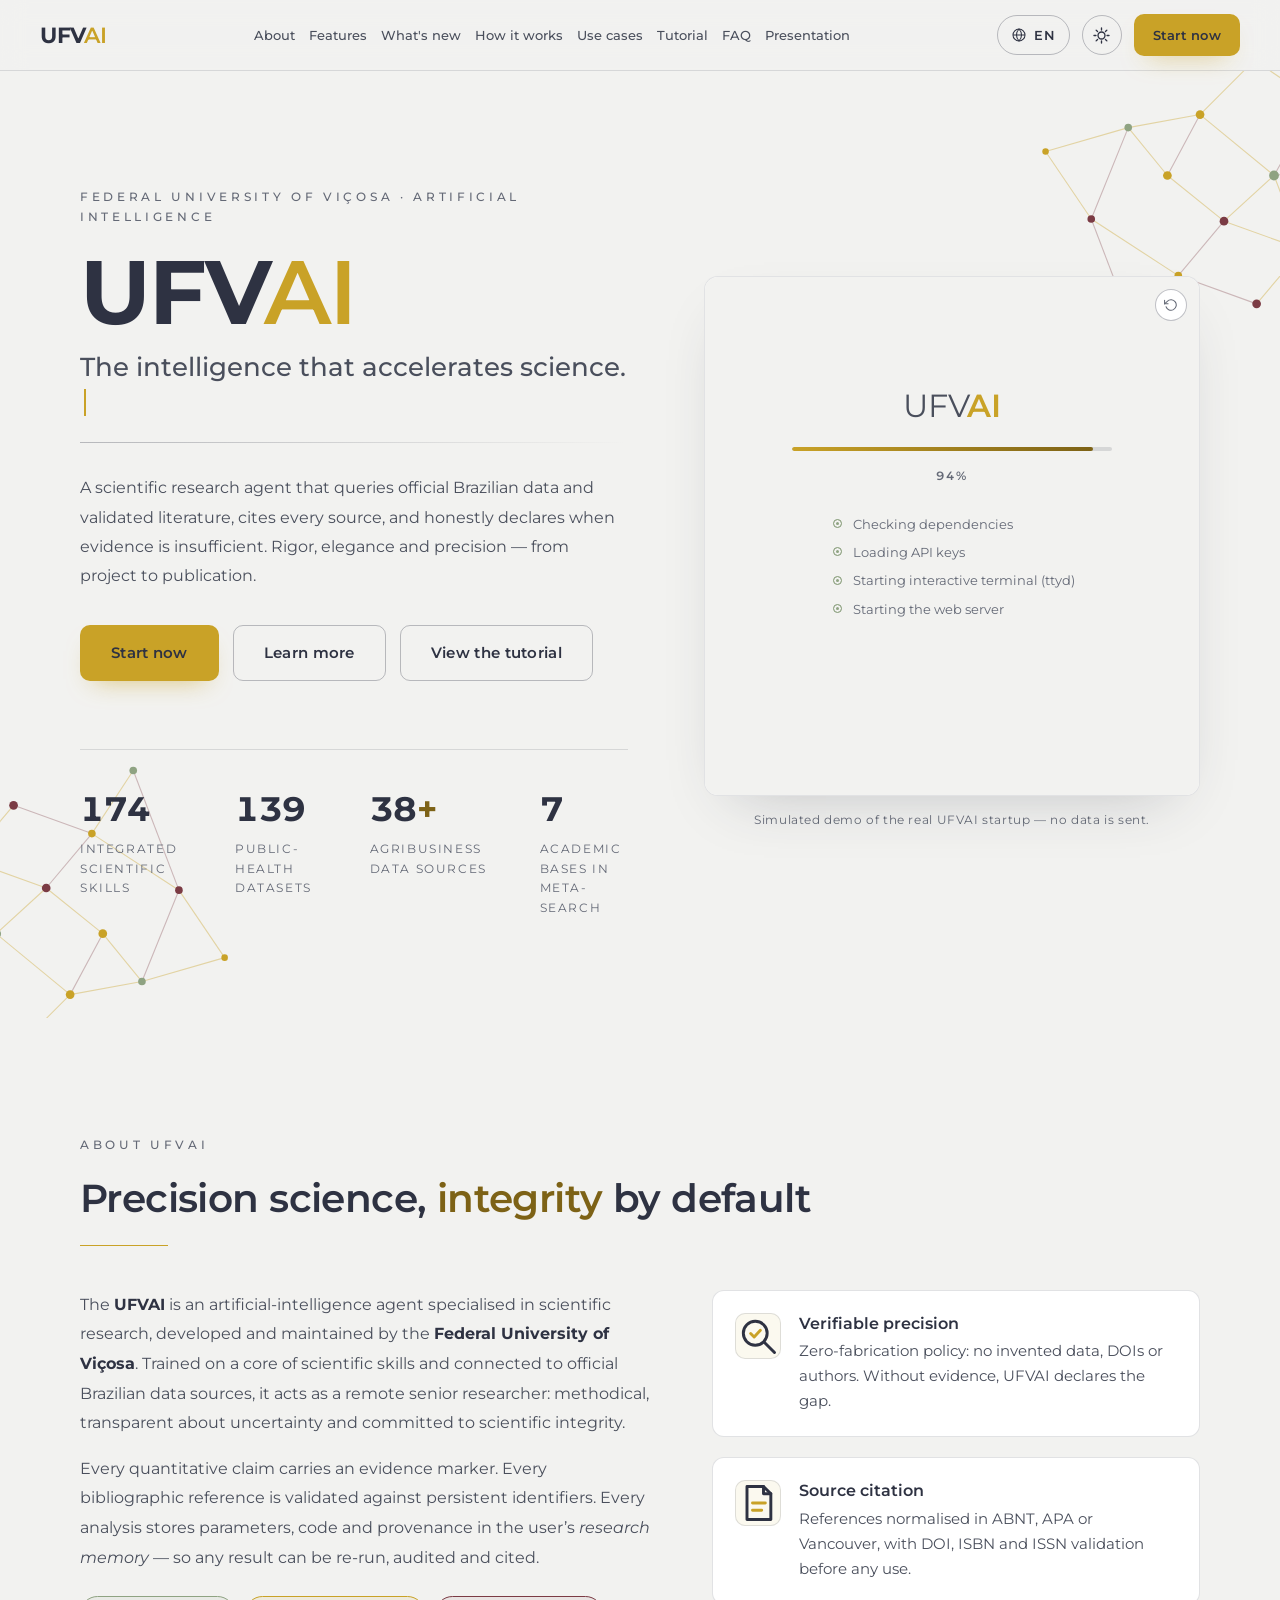
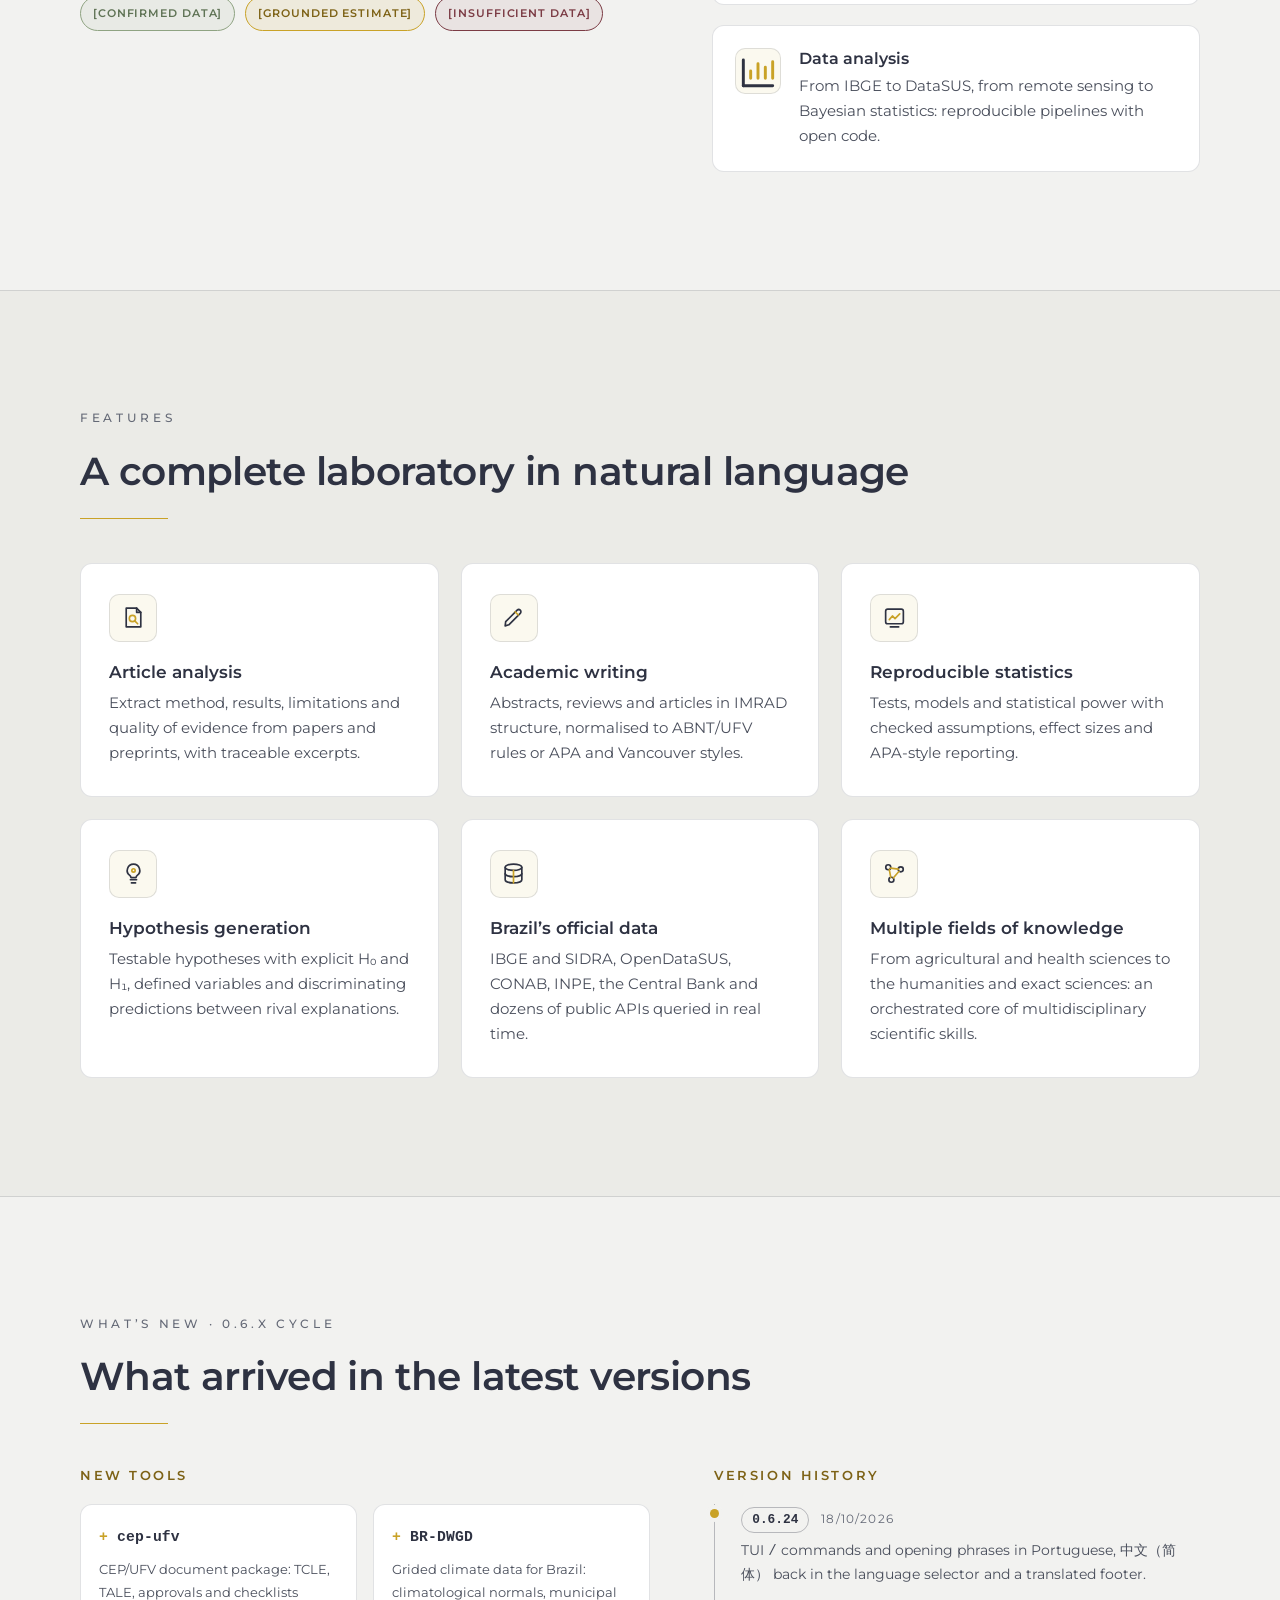
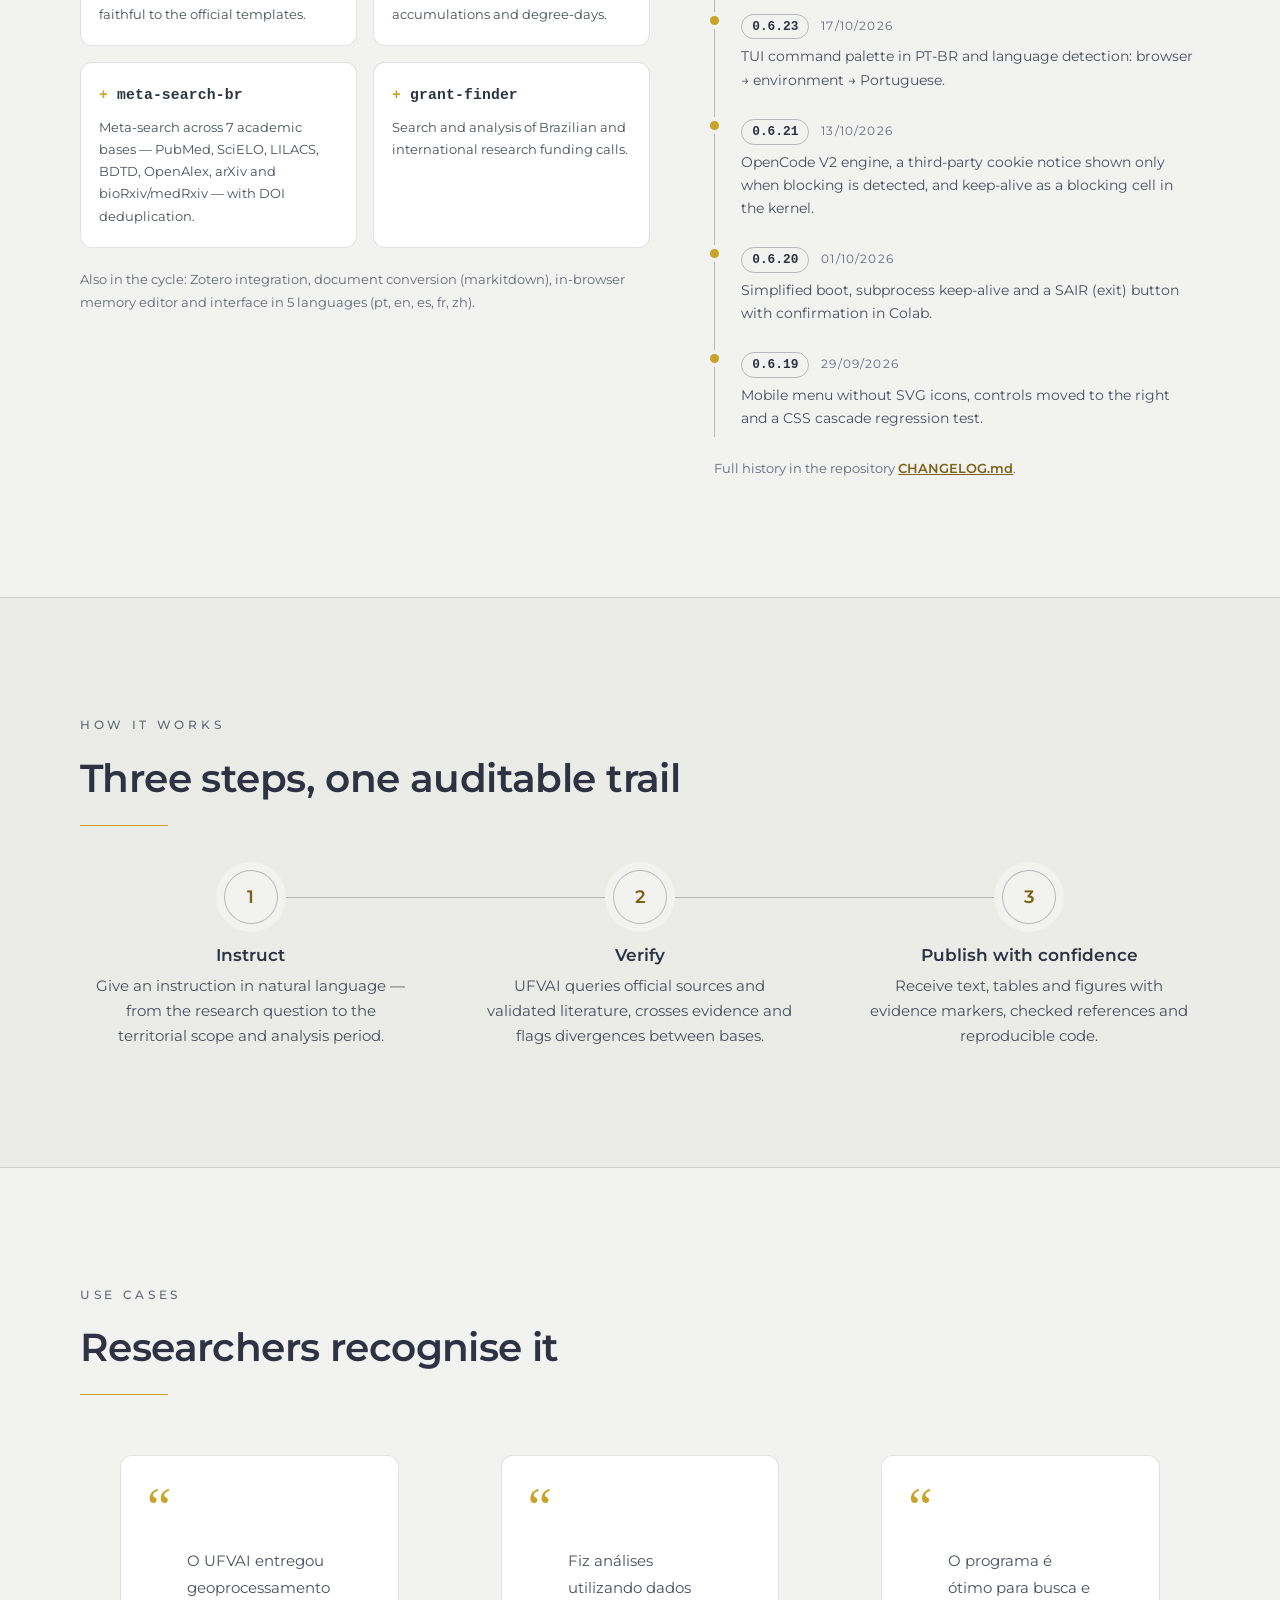
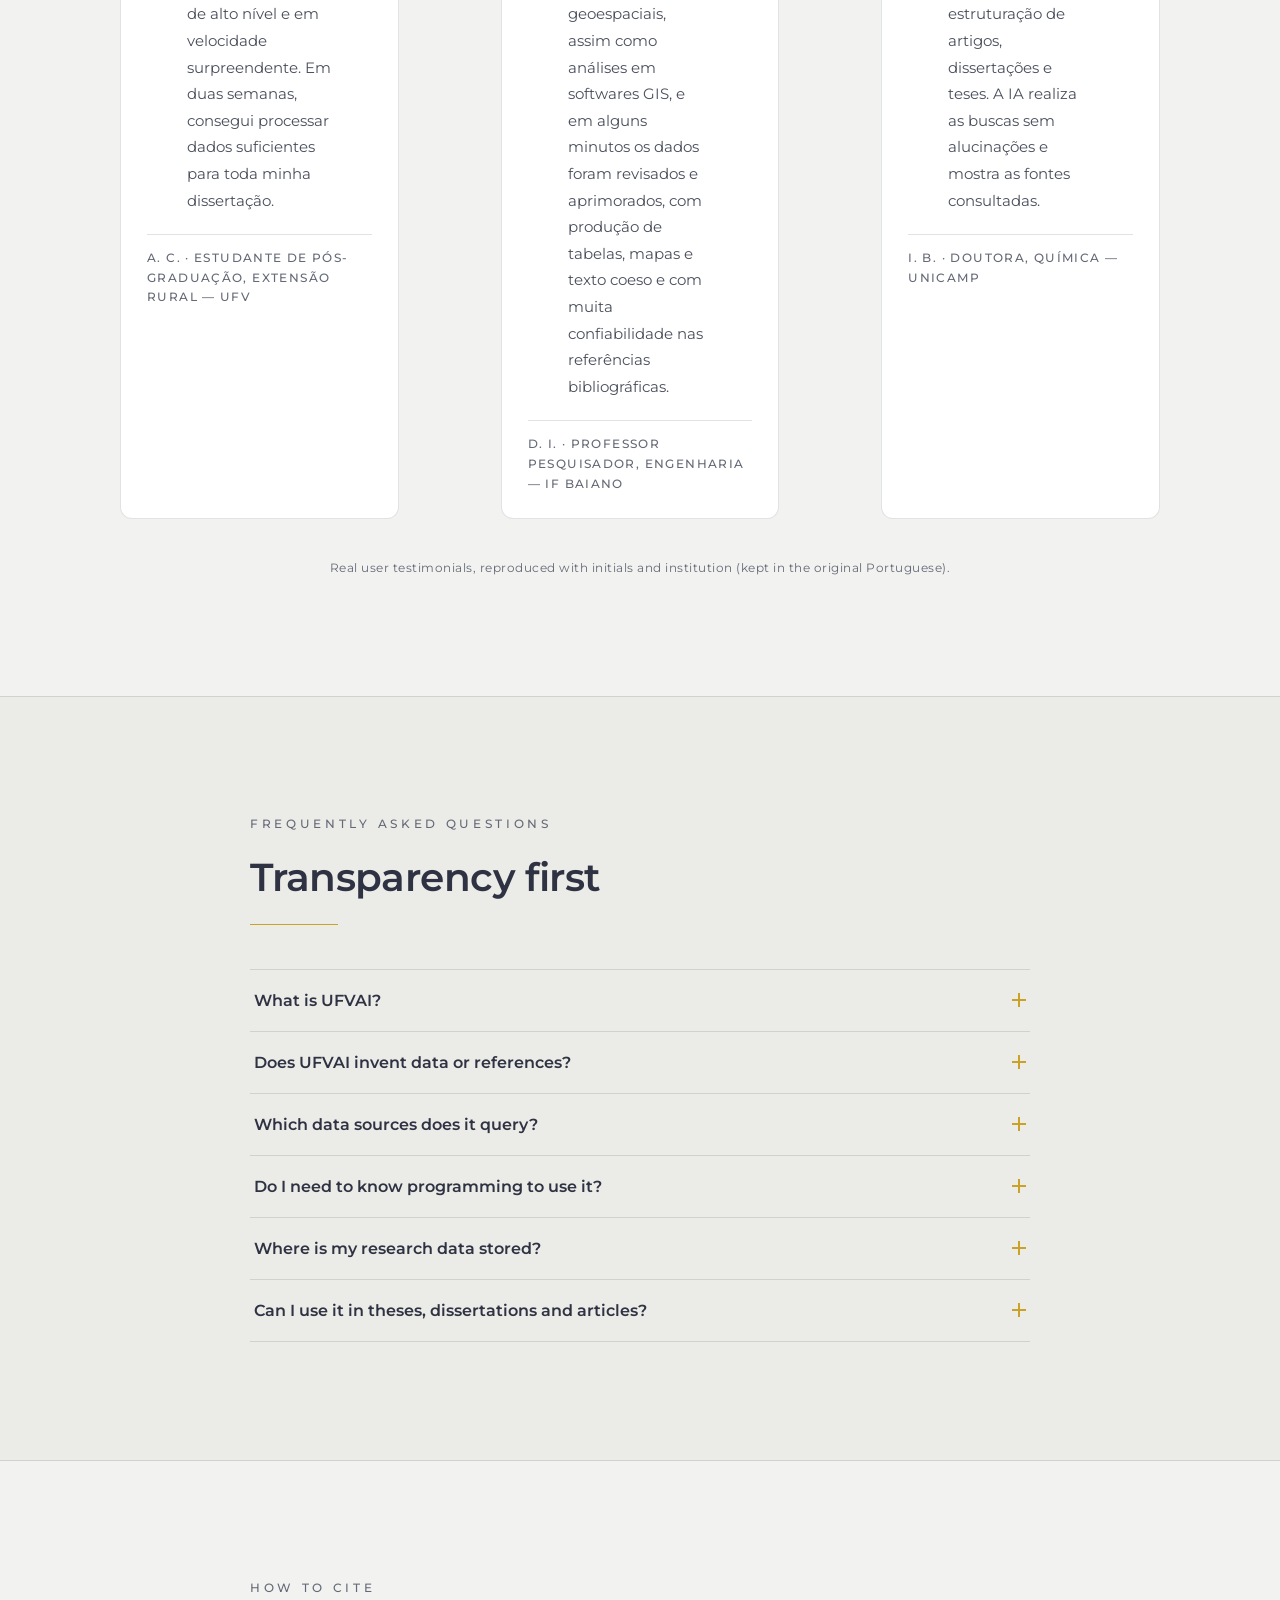
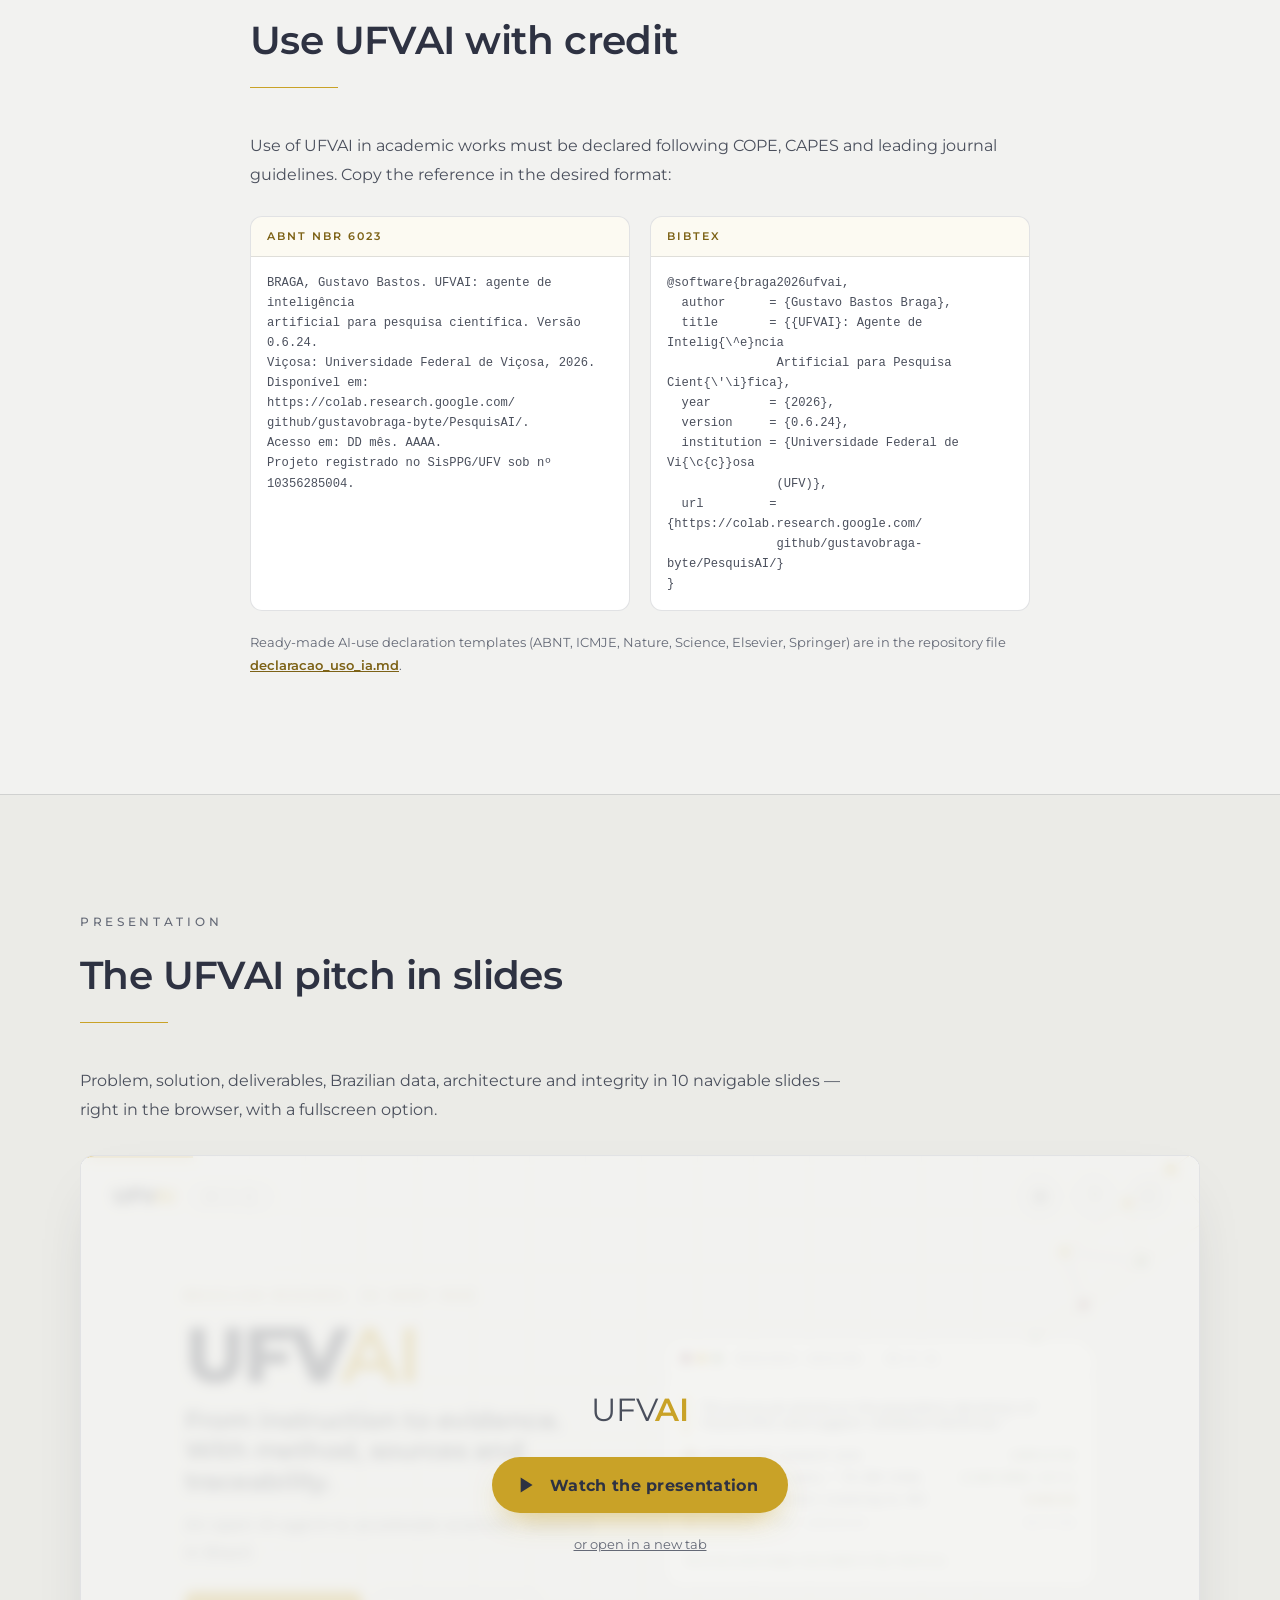
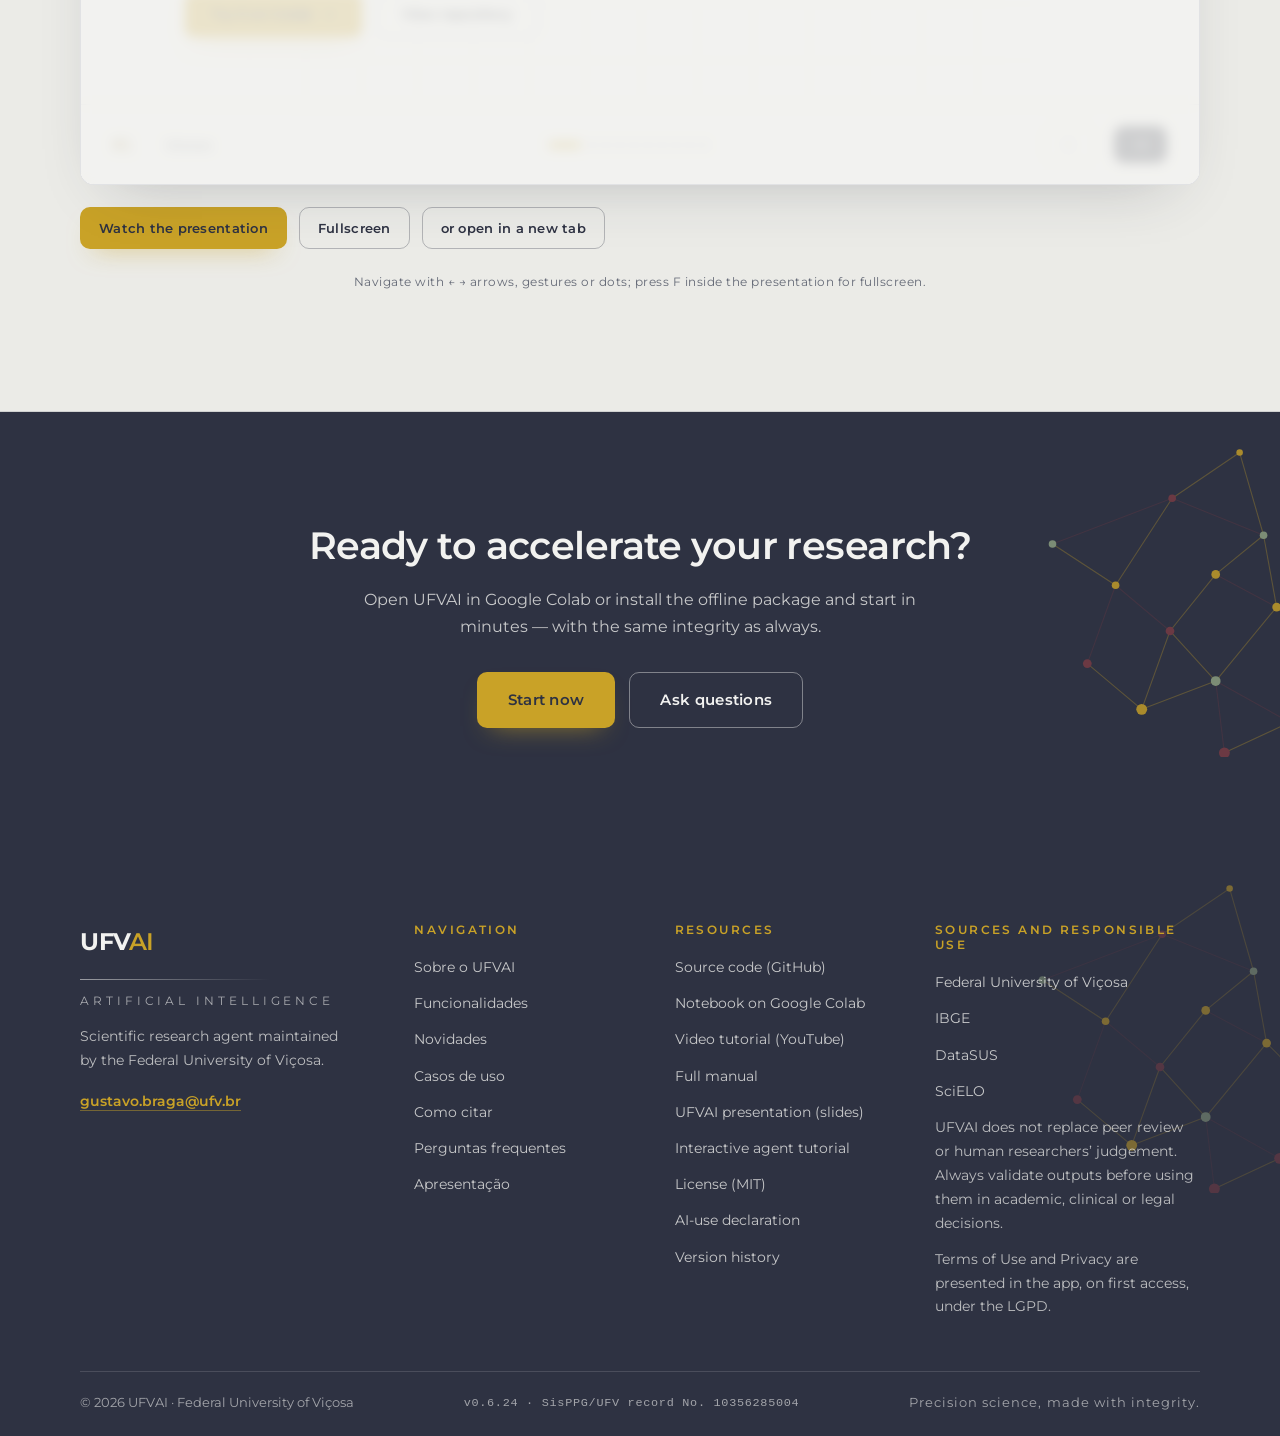
<file: index.html>
<!DOCTYPE html>
<html lang="pt-BR">
<head>
<meta charset="UTF-8">
<meta name="viewport" content="width=device-width, initial-scale=1.0">
<title>UFVAI — Inteligência Artificial para a Ciência | Universidade Federal de Viçosa</title>
<meta name="description" content="UFVAI é o agente de inteligência artificial científica da Universidade Federal de Viçosa: análise de artigos, escrita acadêmica, estatística reprodutível e dados oficiais do Brasil com integridade e citação de fontes.">
<meta name="author" content="Universidade Federal de Viçosa — UFVAI">
<meta name="robots" content="index, follow">
<meta name="theme-color" content="#F2F2F0" media="(prefers-color-scheme: light)">
<meta name="theme-color" content="#171A24" media="(prefers-color-scheme: dark)">
<link rel="canonical" href="https://ufvai.ufv.br/">
<!-- Open Graph -->
<meta property="og:type" content="website">
<meta property="og:locale" content="pt_BR">
<meta property="og:site_name" content="UFVAI">
<meta property="og:title" content="UFVAI — A inteligência que acelera a ciência">
<meta property="og:description" content="Agente de IA científica da UFV: pesquisa com fontes oficiais, citações validadas e zero fabricação de dados.">
<meta property="og:url" content="https://ufvai.ufv.br/">
<!-- Ao publicar no GitHub Pages, trocar og:url/og:image/canonical pela URL real; mantido placeholder institucional -->
<meta property="og:image" content="https://ufvai.ufv.br/og-logo.jpg">
<meta name="twitter:card" content="summary_large_image">
<meta name="twitter:title" content="UFVAI — A inteligência que acelera a ciência">
<meta name="twitter:description" content="Agente de IA científica da UFV: pesquisa com fontes oficiais, citações validadas e zero fabricação de dados.">
<meta name="twitter:image" content="https://ufvai.ufv.br/og-logo.jpg">
<link rel="icon" type="image/svg+xml" href="favicon.svg">
<link rel="icon" type="image/png" sizes="64x64" href="favicon-64.png">
<link rel="icon" type="image/png" sizes="128x128" href="favicon-128.png">
<link rel="apple-touch-icon" sizes="180x180" href="favicon-180.png">
<link rel="preconnect" href="https://fonts.googleapis.com">
<link rel="preconnect" href="https://fonts.gstatic.com" crossorigin>
<link href="https://fonts.googleapis.com/css2?family=Montserrat:wght@300;400;500;600;700&display=swap" rel="stylesheet">
<link rel="stylesheet" href="styles.css">
<script>
/* Aplica o tema salvo antes da pintura (evita flash de tema errado). Padrão: claro. */
(function () {
  try {
    if (localStorage.getItem('ufvai-theme') === 'dark') {
      document.documentElement.setAttribute('data-theme', 'dark');
    }
  } catch (e) { /* armazenamento indisponível: segue padrão claro */ }
})();
</script>
<script>
/* Idioma inicial antes da pintura: preferência salva > navegador > pt-BR (padrão UFVAI). */
(function () {
  try {
    var s = null;
    try { s = localStorage.getItem('ufvai-lang'); } catch (e) {}
    var l = String(s || ((navigator.languages && navigator.languages[0]) || navigator.language || 'pt')).toLowerCase();
    var m = l.indexOf('zh') === 0 ? 'zh-CN' : l.indexOf('en') === 0 ? 'en-US' : l.indexOf('es') === 0 ? 'es-ES' : l.indexOf('fr') === 0 ? 'fr-FR' : 'pt-BR';
    document.documentElement.lang = m;
  } catch (e) { /* mantém pt-BR do HTML */ }
})();
</script>
<script type="application/ld+json">
{
  "@context": "https://schema.org",
  "@type": "SoftwareApplication",
  "name": "UFVAI",
  "alternateName": "UFVAI — Inteligência Artificial",
  "applicationCategory": "ResearchApplication",
  "operatingSystem": "Web, Google Colab, Linux (pacote .deb)",
  "description": "Agente de inteligência artificial científica mantido pela Universidade Federal de Viçosa: análise de artigos, escrita acadêmica, estatística reprodutível, geração de hipóteses e consulta a dados oficiais do Brasil com política de zero fabricação de dados.",
  "creator": {
    "@type": "Organization",
    "name": "Universidade Federal de Viçosa",
    "url": "https://www.ufv.br"
  },
  "offers": { "@type": "Offer", "price": "0", "priceCurrency": "BRL" },
  "featureList": [
    "Análise de artigos científicos",
    "Escrita acadêmica ABNT, APA e Vancouver",
    "Análise estatística reprodutível",
    "Geração de hipóteses testáveis",
    "Consulta a dados oficiais brasileiros (IBGE, DataSUS, CONAB, INPE)",
    "Memória persistente de pesquisa"
  ]
}
</script>
</head>
<body>
<a class="skip-link" href="#conteudo" data-i18n="skip">Ir para o conteúdo principal</a>

<!-- ══ Símbolo reutilizável: constelação de rede neural (motivo do logo oficial) ══ -->
<svg width="0" height="0" style="position:absolute" aria-hidden="true" focusable="false">
  <symbol id="constel" viewBox="0 0 400 400">
    <g class="cl cl--a">
      <line x1="392" y1="10" x2="312" y2="36"/><line x1="368" y1="74" x2="330" y2="142"/>
      <line x1="262" y1="86" x2="232" y2="142"/><line x1="396" y1="134" x2="330" y2="142"/>
      <line x1="284" y1="184" x2="242" y2="234"/><line x1="196" y1="98" x2="162" y2="182"/>
      <line x1="314" y1="260" x2="242" y2="234"/><line x1="162" y1="182" x2="204" y2="292"/>
    </g>
    <g class="cl cl--b">
      <line x1="392" y1="10" x2="368" y2="74"/><line x1="312" y1="36" x2="368" y2="74"/>
      <line x1="312" y1="36" x2="262" y2="86"/><line x1="368" y1="74" x2="396" y2="134"/>
      <line x1="262" y1="86" x2="330" y2="142"/><line x1="232" y1="142" x2="284" y2="184"/>
      <line x1="330" y1="142" x2="284" y2="184"/><line x1="330" y1="142" x2="356" y2="210"/>
      <line x1="232" y1="142" x2="196" y2="98"/><line x1="284" y1="184" x2="356" y2="210"/>
      <line x1="262" y1="86" x2="196" y2="98"/><line x1="242" y1="234" x2="162" y2="182"/>
      <line x1="356" y1="210" x2="314" y2="260"/><line x1="196" y1="98" x2="120" y2="120"/>
      <line x1="120" y1="120" x2="162" y2="182"/><line x1="204" y1="292" x2="242" y2="234"/>
    </g>
    <g class="nds">
      <circle class="nd nd--wine" cx="392" cy="10"  r="6"   style="animation-delay:0s"/>
      <circle class="nd nd--gold" cx="312" cy="36"  r="5"   style="animation-delay:.6s"/>
      <circle class="nd nd--wine" cx="368" cy="74"  r="5"   style="animation-delay:1.2s"/>
      <circle class="nd nd--gold" cx="262" cy="86"  r="4"   style="animation-delay:1.8s"/>
      <circle class="nd nd--wine" cx="396" cy="134" r="5"   style="animation-delay:2.4s"/>
      <circle class="nd nd--sage" cx="330" cy="142" r="4.5" style="animation-delay:.9s"/>
      <circle class="nd nd--gold" cx="232" cy="142" r="4"   style="animation-delay:1.5s"/>
      <circle class="nd nd--wine" cx="284" cy="184" r="4"   style="animation-delay:2.1s"/>
      <circle class="nd nd--gold" cx="356" cy="210" r="5"   style="animation-delay:2.7s"/>
      <circle class="nd nd--sage" cx="196" cy="98"  r="3.5" style="animation-delay:3.3s"/>
      <circle class="nd nd--gold" cx="242" cy="234" r="3.5" style="animation-delay:.3s"/>
      <circle class="nd nd--wine" cx="314" cy="260" r="4"   style="animation-delay:1.1s"/>
      <circle class="nd nd--wine" cx="162" cy="182" r="3.5" style="animation-delay:1.7s"/>
      <circle class="nd nd--sage" cx="204" cy="292" r="3.5" style="animation-delay:2.3s"/>
      <circle class="nd nd--gold" cx="120" cy="120" r="3"   style="animation-delay:2.9s"/>
    </g>
  </symbol>
</svg>

<!-- ══════════════════════════════ HEADER ══════════════════════════════ -->
<header class="topbar" id="topo">
  <div class="container topbar__inner">
    <a class="brand" href="#topo" aria-label="UFVAI — página inicial">
      <span class="brand__word">UFV<em>AI</em></span>
    </a>
    <nav class="nav" id="nav-principal" aria-label="Navegação principal">
      <ul>
        <li><a href="#sobre" data-i18n="nav.sobre">Sobre</a></li>
        <li><a href="#funcionalidades" data-i18n="nav.func">Funcionalidades</a></li>
        <li><a href="#novidades" data-i18n="nav.nov">Novidades</a></li>
        <li><a href="#como-funciona" data-i18n="nav.como">Como funciona</a></li>
        <li><a href="#casos" data-i18n="nav.casos">Casos de uso</a></li>
        <li><a href="tutorial.html" target="_blank" rel="noopener" data-i18n="nav.tut">Tutorial</a></li>
        <li><a href="#faq" data-i18n="nav.faq">FAQ</a></li>
        <li><a href="#apresentacao" data-i18n="nav.apres">Apresentação</a></li>
      </ul>
    </nav>
    <div class="topbar__actions">
      <div class="lang-switch" id="lang-switch">
        <button class="lang-btn" id="lang-btn" type="button" aria-haspopup="true" aria-expanded="false" aria-label="Idioma / Language">
          <svg viewBox="0 0 24 24" aria-hidden="true"><circle cx="12" cy="12" r="9"/><path d="M3 12h18M12 3c2.5 2.6 3.8 5.7 3.8 9S14.5 18.4 12 21c-2.5-2.6-3.8-5.7-3.8-9S9.5 5.6 12 3Z"/></svg>
          <span id="lang-current">PT</span>
        </button>
        <div class="lang-menu" id="lang-menu" role="menu" aria-label="Idioma / Language">
          <button type="button" role="menuitemradio" aria-checked="true" data-lang="pt"><span>Português</span><span class="lang-code">PT</span></button>
          <button type="button" role="menuitemradio" aria-checked="false" data-lang="en"><span>English</span><span class="lang-code">EN</span></button>
          <button type="button" role="menuitemradio" aria-checked="false" data-lang="es"><span>Español</span><span class="lang-code">ES</span></button>
          <button type="button" role="menuitemradio" aria-checked="false" data-lang="fr"><span>Français</span><span class="lang-code">FR</span></button>
          <button type="button" role="menuitemradio" aria-checked="false" data-lang="zh"><span>中文</span><span class="lang-code">ZH</span></button>
        </div>
      </div>
      <button class="theme-toggle" id="theme-toggle" type="button" aria-pressed="false" aria-label="Ativar modo escuro">
        <svg class="icon-sun" viewBox="0 0 24 24" aria-hidden="true"><circle cx="12" cy="12" r="4.4"/><g stroke-linecap="round"><line x1="12" y1="2.5" x2="12" y2="5"/><line x1="12" y1="19" x2="12" y2="21.5"/><line x1="2.5" y1="12" x2="5" y2="12"/><line x1="19" y1="12" x2="21.5" y2="12"/><line x1="5.2" y1="5.2" x2="7" y2="7"/><line x1="17" y1="17" x2="18.8" y2="18.8"/><line x1="5.2" y1="18.8" x2="7" y2="17"/><line x1="17" y1="7" x2="18.8" y2="5.2"/></g></svg>
        <svg class="icon-moon" viewBox="0 0 24 24" aria-hidden="true"><path d="M20 14.5A8.5 8.5 0 0 1 9.5 4a8.5 8.5 0 1 0 10.5 10.5Z"/></svg>
      </button>
      <a class="btn btn--gold btn--sm" href="https://colab.research.google.com/github/gustavobraga-byte/PesquisAI/blob/main/PesquisAI.ipynb" target="_blank" rel="noopener" data-i18n="cta.start">Começar agora</a>
      <button class="nav-toggle" id="nav-toggle" type="button" aria-expanded="false" aria-controls="nav-principal" aria-label="Abrir menu">
        <span></span><span></span><span></span>
      </button>
    </div>
  </div>
</header>

<main id="conteudo">

  <!-- ══════════════════════════════ HERO ══════════════════════════════ -->
  <section class="hero" aria-labelledby="hero-titulo">
    <svg class="constel constel--tr" aria-hidden="true" focusable="false"><use href="#constel"/></svg>
    <svg class="constel constel--bl" aria-hidden="true" focusable="false"><use href="#constel"/></svg>

    <div class="container hero__grid">
      <div class="hero__copy">
        <p class="eyebrow" data-i18n="hero.eyebrow">Universidade Federal de Viçosa · Inteligência Artificial</p>
        <h1 class="hero__title" id="hero-titulo">
          <span class="wordmark wordmark--xl" aria-label="UFVAI">UFV<em>AI</em></span>
          <span class="hero__typed-line">
            <span class="sr-only" data-i18n="hero.typedSr">A inteligência que acelera a ciência.</span>
            <span id="typed" aria-hidden="true"></span><span class="caret" aria-hidden="true"></span>
          </span>
        </h1>
        <div class="rule" role="presentation"></div>
        <p class="hero__sub" data-i18n="hero.sub">
          Um agente de pesquisa científica que consulta dados oficiais do Brasil e literatura
          validada, cita cada fonte e declara honestamente quando não há evidência suficiente.
          Rigor, elegância e precisão — do projeto à publicação.
        </p>
        <div class="hero__cta" id="comecar">
          <a class="btn btn--gold" href="https://colab.research.google.com/github/gustavobraga-byte/PesquisAI/blob/main/PesquisAI.ipynb" target="_blank" rel="noopener" data-i18n="cta.start">Começar agora</a>
          <a class="btn btn--ghost" href="#sobre" data-i18n="hero.more">Saiba mais</a>
          <a class="btn btn--ghost" href="tutorial.html" target="_blank" rel="noopener" data-i18n="hero.tut">Ver o tutorial</a>
        </div>

        <dl class="stats" aria-label="Números do UFVAI">
          <div class="stat reveal">
            <dt class="sr-only" data-i18n="stats.skills">Skills científicas integradas</dt>
            <dd class="stat__value"><span data-count="174">0</span></dd>
            <dd class="stat__label" data-i18n="stats.skills">skills científicas integradas</dd>
          </div>
          <div class="stat reveal">
            <dt class="sr-only" data-i18n="stats.datasus">Datasets de saúde pública</dt>
            <dd class="stat__value"><span data-count="139">0</span></dd>
            <dd class="stat__label" data-i18n="stats.datasus">datasets de saúde pública</dd>
          </div>
          <div class="stat reveal">
            <dt class="sr-only" data-i18n="stats.agro">Fontes de dados do agronegócio</dt>
            <dd class="stat__value"><span data-count="38">0</span><span class="stat__plus">+</span></dd>
            <dd class="stat__label" data-i18n="stats.agro">fontes de dados do agro</dd>
          </div>
          <div class="stat reveal">
            <dt class="sr-only" data-i18n="stats.bases">Bases acadêmicas na meta-busca</dt>
            <dd class="stat__value"><span data-count="7">0</span></dd>
            <dd class="stat__label" data-i18n="stats.bases">bases acadêmicas na meta-busca</dd>
          </div>
        </dl>
      </div>

      <!-- Demo animada: boot → Termos (e-mail + aceite) → tela principal -->
      <div class="hero__demo reveal">
        <div class="screen" id="screen-demo" role="group" data-i18n-aria="hero.demoAria"
             aria-label="Demonstração animada do fluxo de abertura do UFVAI: tela de carregamento, aceite dos Termos de Uso e tela principal com o agente ativo">
          <p class="sr-only" data-i18n="hero.demoSr">
            Sequência ilustrativa da abertura real do UFVAI: tela de carregamento com etapas,
            janela de Termos de Uso com nome e e-mail e aceite conforme a LGPD, e tela principal
            com o agente ativo, a versão 0.6.24 e uma conversa de exemplo com marcadores de evidência.
          </p>

          <!-- Estágio 1 · tela de carregamento -->
          <section class="screen__panel panel--boot is-active" id="panel-boot" aria-hidden="false">
            <span class="wordmark wordmark--sm" aria-hidden="true">UFV<em>AI</em></span>
            <div class="boot__bar" aria-hidden="true"><span id="boot-fill"></span></div>
            <p class="boot__pct" aria-hidden="true"><span id="boot-pct">0</span>%</p>
            <ul class="boot__list" id="boot-list" aria-hidden="true">
              <li data-i18n="demo.boot1">Verificando dependências</li>
              <li data-i18n="demo.boot2">Carregando chaves de API</li>
              <li data-i18n="demo.boot3">Iniciando terminal interativo (ttyd)</li>
              <li data-i18n="demo.boot4">Iniciando o servidor web</li>
            </ul>
            <span class="btn btn--gold btn--sm boot__open" id="boot-open" aria-hidden="true" data-i18n="demo.open">ABRIR O UFVAI</span>
          </section>

          <!-- Estágio 2 · Termos de Uso (nome, e-mail, aceite) -->
          <section class="screen__panel panel--terms" id="panel-terms" aria-hidden="true">
            <h3 class="terms__title" data-i18n="demo.termsTitle">Termos de Uso</h3>
            <div class="terms__box" aria-hidden="true">
              <p data-i18n="demo.termsP1">Seus dados (nome e e-mail) permanecem no seu Drive ou na sua máquina.</p>
              <p data-i18n="demo.termsP2">Telemetria anônima opcional (LGPD, opt-out). Revogação a qualquer momento.</p>
            </div>
            <label class="field"><span data-i18n="demo.name">Nome</span><input id="t-name" type="text" readonly value="" autocomplete="off" tabindex="-1"></label>
            <label class="field"><span data-i18n="demo.email">E-mail</span><input id="t-email" type="text" readonly value="" autocomplete="off" tabindex="-1"></label>
            <label class="check"><input type="checkbox" id="chk-terms" disabled tabindex="-1"><span aria-hidden="true"></span><span data-i18n="demo.accept">Li e aceito os Termos de Uso</span></label>
            <label class="check"><input type="checkbox" id="chk-ga" disabled checked tabindex="-1"><span aria-hidden="true"></span><span data-i18n="demo.ga">Estatísticas anônimas (GA4)</span></label>
            <span class="btn btn--gold btn--sm terms__btn" id="terms-btn" aria-hidden="true" data-i18n="demo.activate">ATIVAR O UFVAI</span>
          </section>

          <!-- Estágio 3 · tela principal (wrapper real, v0.6.24) -->
          <section class="screen__panel panel--app" id="panel-app" aria-hidden="true">
            <div class="chat__bar">
              <span class="wordmark wordmark--xs" aria-hidden="true">UFV<em>AI</em></span>
              <span class="chip-v">v0.6.24</span>
              <span class="status"><span class="status-dot" aria-hidden="true"></span><span data-i18n="demo.active">agente ativo</span></span>
              <span class="tb-chips" aria-hidden="true">
                <span class="tb-chip" data-i18n="demo.chipMem">memória</span>
                <span class="tb-chip" id="demo-lang-chip">pt-BR</span>
                <span class="tb-chip" data-i18n="demo.chipTheme">tema</span>
              </span>
            </div>
            <div class="chat__body" id="chat-body"></div>
            <div class="chat__input" aria-hidden="true">
              <span data-i18n="demo.synced">Minha memória sincronizada · política zero-fabricação</span>
              <span class="chat__send">
                <svg viewBox="0 0 24 24"><path d="M4 12 20 4l-4 8 4 8Z"/></svg>
              </span>
            </div>
          </section>

          <button class="screen__replay" id="screen-replay" type="button" aria-label="Rever a demonstração" title="Rever a demonstração">
            <svg viewBox="0 0 24 24" aria-hidden="true"><polyline points="1 4 1 10 7 10"/><path d="M3.51 15a9 9 0 1 0 2.13-9.36L1 10"/></svg>
          </button>
        </div>
        <p class="demo__caption" data-i18n="hero.caption">Demonstração simulada da abertura real do UFVAI — nenhum dado é enviado.</p>
      </div>
    </div>
  </section>

  <!-- ══════════════════════════════ SOBRE ══════════════════════════════ -->
  <section class="section" id="sobre" aria-labelledby="sobre-titulo">
    <div class="container">
      <p class="eyebrow reveal" data-i18n="sobre.eyebrow">Sobre o UFVAI</p>
      <h2 class="section__title reveal" id="sobre-titulo" data-i18n="sobre.title">Ciência de precisão, <span class="accent">integridade</span> por padrão</h2>
      <div class="rule rule--short reveal" role="presentation"></div>
      <div class="sobre__grid">
        <div class="sobre__text reveal">
          <p data-i18n="sobre.p1">
            O <strong>UFVAI</strong> é um agente de inteligência artificial especializado em pesquisa
            científica, desenvolvido e mantido pela <strong>Universidade Federal de Viçosa</strong>.
            Treinado sobre um núcleo de competências científicas e conectado a fontes oficiais de
            dados brasileiros, ele atua como um pesquisador sênior remoto: metódico, transparente
            sobre incertezas e comprometido com a integridade científica.
          </p>
          <p data-i18n="sobre.p2">
            Cada afirmação quantitativa recebe um marcador de evidência. Cada referência bibliográfica
            passa por validação de identificadores persistentes. Cada análise guarda parâmetros,
            código e proveniência na <em>memória de pesquisa</em> do usuário — para que qualquer
            resultado possa ser reexecutado, auditado e citado.
          </p>
          <p class="sobre__markers" role="list" aria-label="Marcadores de evidência">
            <span class="marker marker--ok" role="listitem" data-i18n="sobre.m1">[DADO CONFIRMADO]</span>
            <span class="marker marker--est" role="listitem" data-i18n="sobre.m2">[ESTIMATIVA FUNDAMENTADA]</span>
            <span class="marker marker--none" role="listitem" data-i18n="sobre.m3">[SEM DADOS SUFICIENTES]</span>
          </p>
        </div>
        <ul class="sobre__list">
          <li class="reveal">
            <span class="sobre__icon" aria-hidden="true">
              <svg viewBox="0 0 24 24"><circle cx="10.5" cy="10.5" r="6.5"/><line x1="15.4" y1="15.4" x2="21" y2="21"/><path class="gold-stroke" d="M8 10.6l1.9 1.9 3.4-3.6"/></svg>
            </span>
            <div>
              <h3 data-i18n="sobre.i1h">Precisão verificável</h3>
              <p data-i18n="sobre.i1p">Política de zero fabricação: nada de dados, DOIs ou autores inventados. Sem evidência, o UFVAI declara a ausência.</p>
            </div>
          </li>
          <li class="reveal">
            <span class="sobre__icon" aria-hidden="true">
              <svg viewBox="0 0 24 24"><path d="M6 3h9l4 4v14H6Z"/><path d="M15 3v4h4"/><path class="gold-stroke" d="M9 12h7M9 16h5"/></svg>
            </span>
            <div>
              <h3 data-i18n="sobre.i2h">Citação de fontes</h3>
              <p data-i18n="sobre.i2p">Referências normalizadas em ABNT, APA ou Vancouver, com validação de DOI, ISBN e ISSN antes de qualquer uso.</p>
            </div>
          </li>
          <li class="reveal">
            <span class="sobre__icon" aria-hidden="true">
              <svg viewBox="0 0 24 24"><path d="M4 20V6"/><path d="M4 20h16"/><path class="gold-stroke" d="M8 16v-4M12 16V8M16 16v-6M20 16v-9"/></svg>
            </span>
            <div>
              <h3 data-i18n="sobre.i3h">Análise de dados</h3>
              <p data-i18n="sobre.i3p">Do IBGE ao DataSUS, do sensoriamento remoto à estatística bayesiana: pipelines reprodutíveis com código aberto.</p>
            </div>
          </li>
        </ul>
      </div>
    </div>
  </section>

  <!-- ══════════════════════════ FUNCIONALIDADES ══════════════════════════ -->
  <section class="section section--alt" id="funcionalidades" aria-labelledby="func-titulo">
    <div class="container">
      <p class="eyebrow reveal" data-i18n="func.eyebrow">Funcionalidades</p>
      <h2 class="section__title reveal" id="func-titulo" data-i18n="func.title">Um laboratório completo em linguagem natural</h2>
      <div class="rule rule--short reveal" role="presentation"></div>
      <div class="cards">
        <article class="card reveal">
          <span class="card__icon" aria-hidden="true"><svg viewBox="0 0 24 24"><path d="M5 3h10l4 4v14H5Z"/><path d="M15 3v4h4"/><circle class="gold-stroke" cx="11" cy="13" r="3"/><line class="gold-stroke" x1="13.2" y1="15.2" x2="16" y2="18"/></svg></span>
          <h3 data-i18n="func.c1h">Análise de artigos</h3>
          <p data-i18n="func.c1p">Extraia método, resultados, limitações e qualidade de evidência de papers e preprints, com trechos rastreáveis.</p>
        </article>
        <article class="card reveal">
          <span class="card__icon" aria-hidden="true"><svg viewBox="0 0 24 24"><path d="M4 20l3.5-1 11-11a2.1 2.1 0 0 0-3-3l-11 11Z"/><path class="gold-stroke" d="M13.5 6.5l3 3"/></svg></span>
          <h3 data-i18n="func.c2h">Escrita acadêmica</h3>
          <p data-i18n="func.c2p">Resumos, revisões e artigos em estrutura IMRAD, normalizados pelas normas ABNT/UFV ou pelos estilos APA e Vancouver.</p>
        </article>
        <article class="card reveal">
          <span class="card__icon" aria-hidden="true"><svg viewBox="0 0 24 24"><rect x="3.5" y="4" width="17" height="14" rx="2"/><path class="gold-stroke" d="M7 14l3-3.5 2.5 2.5L17 8.5"/><path d="M8 21h8"/></svg></span>
          <h3 data-i18n="func.c3h">Estatística reprodutível</h3>
          <p data-i18n="func.c3p">Testes, modelos e poder estatístico com pressupostos verificados, tamanho de efeito e relatório no padrão APA.</p>
        </article>
        <article class="card reveal">
          <span class="card__icon" aria-hidden="true"><svg viewBox="0 0 24 24"><path d="M9 18h6M10 21h4"/><path d="M12 3a6 6 0 0 1 3.6 10.8c-.7.6-1.1 1.3-1.2 2.2h-4.8c-.1-.9-.5-1.6-1.2-2.2A6 6 0 0 1 12 3Z"/><circle class="gold-stroke" cx="12" cy="9" r="1.6"/></svg></span>
          <h3 data-i18n="func.c4h">Geração de hipóteses</h3>
          <p data-i18n="func.c4p">Hipóteses testáveis com H₀ e H₁ explícitos, variáveis definidas e previsões discriminantes entre explicações rivais.</p>
        </article>
        <article class="card reveal">
          <span class="card__icon" aria-hidden="true"><svg viewBox="0 0 24 24"><ellipse cx="12" cy="6" rx="8" ry="3"/><path d="M4 6v6c0 1.7 3.6 3 8 3s8-1.3 8-3V6"/><path d="M4 12v6c0 1.7 3.6 3 8 3s8-1.3 8-3v-6"/><path class="gold-stroke" d="M12 9v12"/></svg></span>
          <h3 data-i18n="func.c5h">Dados oficiais do Brasil</h3>
          <p data-i18n="func.c5p">IBGE e SIDRA, OpenDataSUS, CONAB, INPE, Banco Central e dezenas de APIs públicas consultadas em tempo real.</p>
        </article>
        <article class="card reveal">
          <span class="card__icon" aria-hidden="true"><svg viewBox="0 0 24 24"><circle cx="6" cy="6" r="2.4"/><circle cx="18" cy="8" r="2.4"/><circle cx="9" cy="18" r="2.4"/><path class="gold-stroke" d="M8.2 6.8l7.5 1M7 8.2l1.4 7.4M16.4 9.9l-5.6 6.4"/></svg></span>
          <h3 data-i18n="func.c6h">Múltiplas áreas do saber</h3>
          <p data-i18n="func.c6p">Das ciências agrárias e da saúde às humanas e exatas: um núcleo orquestrado de competências científicas multidisciplinares.</p>
        </article>
      </div>
    </div>
  </section>

  <!-- ══════════════════════════════ NOVIDADES ══════════════════════════════ -->
  <section class="section" id="novidades" aria-labelledby="nov-titulo">
    <div class="container">
      <p class="eyebrow reveal" data-i18n="nov.eyebrow">Novidades · ciclo 0.6.x</p>
      <h2 class="section__title reveal" id="nov-titulo" data-i18n="nov.title">O que chegou nas últimas versões</h2>
      <div class="rule rule--short reveal" role="presentation"></div>
      <div class="novidades__grid">
        <div>
          <h3 class="novidades__sub reveal" data-i18n="nov.sub">Novas ferramentas</h3>
          <div class="tools">
            <article class="tool reveal">
              <h4>cep-ufv</h4>
              <p data-i18n="nov.t1p">Pacote documental do CEP/UFV: TCLE, TALE, anuências e checklists fielmente nos modelos oficiais.</p>
            </article>
            <article class="tool reveal">
              <h4>BR-DWGD</h4>
              <p data-i18n="nov.t2p">Dados climáticos gradeados do Brasil: normais climatológicas, acumulados por município e graus-dia.</p>
            </article>
            <article class="tool reveal">
              <h4>meta-search-br</h4>
              <p data-i18n="nov.t3p">Meta-busca em 7 bases acadêmicas — PubMed, SciELO, LILACS, BDTD, OpenAlex, arXiv e bioRxiv/medRxiv — com deduplicação por DOI.</p>
            </article>
            <article class="tool reveal">
              <h4>grant-finder</h4>
              <p data-i18n="nov.t4p">Busca e análise de editais de fomento à pesquisa brasileiros e internacionais.</p>
            </article>
          </div>
          <p class="novidades__note reveal" data-i18n="nov.note">Também no ciclo: integração Zotero, conversão de documentos (markitdown), editor de memória no navegador e interface em 5 idiomas (pt, en, es, fr, zh).</p>
        </div>
        <div>
          <h3 class="novidades__sub reveal" data-i18n="nov.sub2">Histórico de versões</h3>
          <ol class="timeline reveal">
            <li>
              <span class="timeline__ver">0.6.24</span>
              <span class="timeline__date">18/10/2026</span>
              <p data-i18n="nov.v624">Comandos <code>/</code> e frases de abertura da TUI em português, 中文（简体） de volta ao seletor e rodapé traduzido.</p>
            </li>
            <li>
              <span class="timeline__ver">0.6.23</span>
              <span class="timeline__date">17/10/2026</span>
              <p data-i18n="nov.v623">Paleta de comandos da TUI em PT-BR e detecção de idioma: navegador → ambiente → português.</p>
            </li>
            <li>
              <span class="timeline__ver">0.6.21</span>
              <span class="timeline__date">13/10/2026</span>
              <p data-i18n="nov.v621">Motor OpenCode V2, aviso de cookies de terceiros só quando o bloqueio é detectado e keep-alive como célula bloqueante no kernel.</p>
            </li>
            <li>
              <span class="timeline__ver">0.6.20</span>
              <span class="timeline__date">01/10/2026</span>
              <p data-i18n="nov.v620">Boot simplificado, keep-alive em subprocesso e botão SAIR com confirmação no Colab.</p>
            </li>
            <li>
              <span class="timeline__ver">0.6.19</span>
              <span class="timeline__date">29/09/2026</span>
              <p data-i18n="nov.v619">Menu mobile sem SVG, ícones à direita e teste de regressão da cascata CSS.</p>
            </li>
          </ol>
          <p class="novidades__note reveal" data-i18n="nov.note2">
            Histórico completo no
            <a href="https://github.com/gustavobraga-byte/PesquisAI/blob/main/CHANGELOG.md" target="_blank" rel="noopener">CHANGELOG.md do repositório</a>.
          </p>
        </div>
      </div>
    </div>
  </section>

  <!-- ══════════════════════════ COMO FUNCIONA ══════════════════════════ -->
  <section class="section section--alt" id="como-funciona" aria-labelledby="como-titulo">
    <div class="container">
      <p class="eyebrow reveal" data-i18n="como.eyebrow">Como funciona</p>
      <h2 class="section__title reveal" id="como-titulo" data-i18n="como.title">Três passos, uma trilha auditável</h2>
      <div class="rule rule--short reveal" role="presentation"></div>
      <ol class="steps">
        <li class="step reveal">
          <span class="step__node" aria-hidden="true"><span class="step__num">1</span></span>
          <h3 data-i18n="como.s1h">Instrua</h3>
          <p data-i18n="como.s1p">Dê uma instrução em linguagem natural — da pergunta de pesquisa ao recorte territorial e período de análise.</p>
        </li>
        <li class="step reveal">
          <span class="step__node" aria-hidden="true"><span class="step__num">2</span></span>
          <h3 data-i18n="como.s2h">Verifique</h3>
          <p data-i18n="como.s2p">O UFVAI consulta fontes oficiais e literatura validada, cruza evidências e aponta divergências entre bases.</p>
        </li>
        <li class="step reveal">
          <span class="step__node" aria-hidden="true"><span class="step__num">3</span></span>
          <h3 data-i18n="como.s3h">Publique com confiança</h3>
          <p data-i18n="como.s3p">Receba texto, tabelas e figuras com marcadores de evidência, referências conferidas e código reprodutível.</p>
        </li>
      </ol>
    </div>
  </section>

  <!-- ══════════════════════════ CASOS DE USO ══════════════════════════ -->
  <section class="section" id="casos" aria-labelledby="casos-titulo">
    <div class="container">
      <p class="eyebrow reveal" data-i18n="casos.eyebrow">Casos de uso</p>
      <h2 class="section__title reveal" id="casos-titulo" data-i18n="casos.title">Quem pesquisa, reconhece</h2>
      <div class="rule rule--short reveal" role="presentation"></div>
      <div class="quotes">
        <figure class="quote reveal">
          <span class="quote__mark" aria-hidden="true">&ldquo;</span>
          <blockquote>O UFVAI entregou geoprocessamento de alto nível e em velocidade surpreendente. Em duas semanas, consegui processar dados suficientes para toda minha dissertação.</blockquote>
          <figcaption>A. C. · Estudante de pós-graduação, Extensão Rural — UFV</figcaption>
        </figure>
        <figure class="quote reveal">
          <span class="quote__mark" aria-hidden="true">&ldquo;</span>
          <blockquote>Fiz análises utilizando dados geoespaciais, assim como análises em softwares GIS, e em alguns minutos os dados foram revisados e aprimorados, com produção de tabelas, mapas e texto coeso e com muita confiabilidade nas referências bibliográficas.</blockquote>
          <figcaption>D. I. · Professor pesquisador, Engenharia — IF Baiano</figcaption>
        </figure>
        <figure class="quote reveal">
          <span class="quote__mark" aria-hidden="true">&ldquo;</span>
          <blockquote>O programa é ótimo para busca e estruturação de artigos, dissertações e teses. A IA realiza as buscas sem alucinações e mostra as fontes consultadas.</blockquote>
          <figcaption>I. B. · Doutora, Química — Unicamp</figcaption>
        </figure>
      </div>
      <p class="footnote reveal" data-i18n="casos.note">Depoimentos reais de usuários, reproduzidos com iniciais e instituição (mantidos no original em português).</p>
    </div>
  </section>

  <!-- ══════════════════════════════ FAQ ══════════════════════════════ -->
  <section class="section section--alt" id="faq" aria-labelledby="faq-titulo">
    <div class="container container--narrow">
      <p class="eyebrow reveal" data-i18n="faq.eyebrow">Perguntas frequentes</p>
      <h2 class="section__title reveal" id="faq-titulo" data-i18n="faq.title">Transparência antes de tudo</h2>
      <div class="rule rule--short reveal" role="presentation"></div>

      <div class="faq reveal">
        <h3>
          <button class="faq__q" type="button" aria-expanded="false" aria-controls="faq-1" id="faq-1-btn" data-i18n="faq.q1">
            O que é o UFVAI?
            <span class="faq__sign" aria-hidden="true"></span>
          </button>
        </h3>
        <div class="faq__a" id="faq-1" role="region" aria-labelledby="faq-1-btn" hidden>
          <p data-i18n="faq.a1">É um agente de inteligência artificial especializado em pesquisa científica, mantido pela Universidade Federal de Viçosa. Ele combina um núcleo de competências científicas com acesso a dados oficiais brasileiros e bases acadêmicas, atuando como assistente de pesquisa em todo o ciclo: pergunta, coleta, validação, síntese e redação.</p>
        </div>
      </div>

      <div class="faq reveal">
        <h3>
          <button class="faq__q" type="button" aria-expanded="false" aria-controls="faq-2" id="faq-2-btn" data-i18n="faq.q2">
            O UFVAI inventa dados ou referências?
            <span class="faq__sign" aria-hidden="true"></span>
          </button>
        </h3>
        <div class="faq__a" id="faq-2" role="region" aria-labelledby="faq-2-btn" hidden>
          <p data-i18n="faq.a2">Não. Vale uma política de zero fabricação: toda referência exige identificador persistente validado (DOI, ISBN, ISSN ou URL oficial) e toda afirmação quantitativa porta um marcador de evidência. Quando as fontes não sustentam uma resposta, o agente declara <strong>[SEM DADOS SUFICIENTES]</strong> — a ausência honesta prefere-se ao número inventado.</p>
        </div>
      </div>

      <div class="faq reveal">
        <h3>
          <button class="faq__q" type="button" aria-expanded="false" aria-controls="faq-3" id="faq-3-btn" data-i18n="faq.q3">
            Quais fontes de dados ele consulta?
            <span class="faq__sign" aria-hidden="true"></span>
          </button>
        </h3>
        <div class="faq__a" id="faq-3" role="region" aria-labelledby="faq-3-btn" hidden>
          <p data-i18n="faq.a3">Fontes oficiais brasileiras — IBGE e SIDRA, OpenDataSUS, CONAB, INPE, Banco Central, TSE, ANA e outras APIs públicas — além de bases acadêmicas como PubMed, SciELO, LILACS, BDTD, OpenAlex, arXiv e bioRxiv/medRxiv, com deduplicação por DOI.</p>
        </div>
      </div>

      <div class="faq reveal">
        <h3>
          <button class="faq__q" type="button" aria-expanded="false" aria-controls="faq-4" id="faq-4-btn" data-i18n="faq.q4">
            Preciso saber programar para usar?
            <span class="faq__sign" aria-hidden="true"></span>
          </button>
        </h3>
        <div class="faq__a" id="faq-4" role="region" aria-labelledby="faq-4-btn" hidden>
          <p data-i18n="faq.a4">Não. A interação é em linguagem natural, em português ou em outros idiomas. Quando a análise exige código, o UFVAI o gera, executa e guarda os parâmetros na memória do projeto — quem programa ganha reprodutibilidade; quem não programa ganha resultados auditáveis.</p>
        </div>
      </div>

      <div class="faq reveal">
        <h3>
          <button class="faq__q" type="button" aria-expanded="false" aria-controls="faq-5" id="faq-5-btn" data-i18n="faq.q5">
            Onde ficam armazenados os meus dados de pesquisa?
            <span class="faq__sign" aria-hidden="true"></span>
          </button>
        </h3>
        <div class="faq__a" id="faq-5" role="region" aria-labelledby="faq-5-btn" hidden>
          <p data-i18n="faq.a5">Na sua própria <em>memória de pesquisa</em>: um cofre de notas no seu Google Drive (no Colab) ou na sua máquina (no modo offline). Nada é enviado a serviços de terceiros sem consentimento, e dados pessoais sensíveis são recusados até serem anonimizados, em conformidade com a LGPD.</p>
        </div>
      </div>

      <div class="faq reveal">
        <h3>
          <button class="faq__q" type="button" aria-expanded="false" aria-controls="faq-6" id="faq-6-btn" data-i18n="faq.q6">
            Posso usar em TCCs, dissertações e artigos?
            <span class="faq__sign" aria-hidden="true"></span>
          </button>
        </h3>
        <div class="faq__a" id="faq-6" role="region" aria-labelledby="faq-6-btn" hidden>
          <p data-i18n="faq.a6">Sim, como ferramenta de apoio com revisão humana obrigatória: o UFVAI não substitui a revisão por pares nem o julgamento do pesquisador. Recomenda-se incluir a declaração de uso de IA na entrega final, conforme as políticas institucionais e as normas de integridade científica da CAPES e do CNPq.</p>
        </div>
      </div>
    </div>
  </section>

  <!-- ══════════════════════════════ COMO CITAR ══════════════════════════════ -->
  <section class="section" id="citar" aria-labelledby="citar-titulo">
    <div class="container container--narrow">
      <p class="eyebrow reveal" data-i18n="citar.eyebrow">Como citar</p>
      <h2 class="section__title reveal" id="citar-titulo" data-i18n="citar.title">Use o UFVAI com crédito</h2>
      <div class="rule rule--short reveal" role="presentation"></div>
      <p class="reveal cite__intro" data-i18n="citar.intro">
        O uso do UFVAI em trabalhos acadêmicos deve ser declarado conforme as diretrizes do COPE,
        da CAPES e dos principais periódicos. Copie a referência no formato desejado:
      </p>
      <div class="cite__grid">
        <figure class="cite reveal">
          <figcaption data-i18n="citar.capAbnt">ABNT NBR 6023</figcaption>
          <pre><code>BRAGA, Gustavo Bastos. UFVAI: agente de inteligência
artificial para pesquisa científica. Versão 0.6.24.
Viçosa: Universidade Federal de Viçosa, 2026.
Disponível em: https://colab.research.google.com/
github/gustavobraga-byte/PesquisAI/.
Acesso em: DD mês. AAAA.
Projeto registrado no SisPPG/UFV sob nº 10356285004.</code></pre>
        </figure>
        <figure class="cite reveal">
          <figcaption>BibTeX</figcaption>
          <pre><code>@software{braga2026ufvai,
  author      = {Gustavo Bastos Braga},
  title       = {{UFVAI}: Agente de Intelig{\^e}ncia
               Artificial para Pesquisa Cient{\'\i}fica},
  year        = {2026},
  version     = {0.6.24},
  institution = {Universidade Federal de Vi{\c{c}}osa
               (UFV)},
  url         = {https://colab.research.google.com/
               github/gustavobraga-byte/PesquisAI/}
}</code></pre>
        </figure>
      </div>
      <p class="novidades__note reveal" data-i18n="citar.note">
        Modelos prontos de declaração de uso de IA (ABNT, ICMJE, Nature, Science, Elsevier, Springer)
        estão no arquivo
        <a href="https://github.com/gustavobraga-byte/PesquisAI/blob/main/declaracao_uso_ia.md" target="_blank" rel="noopener">declaracao_uso_ia.md</a>
        do repositório.
      </p>
    </div>
  </section>

  <!-- ═══════════════════════════ APRESENTAÇÃO ═══════════════════════════ -->
  <section class="section section--alt" id="apresentacao" aria-labelledby="apres-titulo">
    <div class="container">
      <p class="eyebrow reveal" data-i18n="apres.eyebrow">Apresentação</p>
      <h2 class="section__title reveal" id="apres-titulo" data-i18n="apres.title">O pitch do UFVAI em slides</h2>
      <div class="rule rule--short reveal" role="presentation"></div>
      <p class="reveal apres__lead" data-i18n="apres.lead">Problema, solução, entregas, dados do Brasil, arquitetura e integridade em 10 slides navegáveis — direto no navegador, com opção de tela cheia.</p>
      <div class="deck-player reveal" id="deck-player">
        <iframe id="deck-frame" src="apresentacao/index.html"
                title="Apresentação UFVAI" data-i18n-title="apres.frameTitle"
                loading="lazy" allowfullscreen allow="fullscreen"></iframe>
        <div class="deck-cover" id="deck-cover">
          <span class="wordmark wordmark--sm" aria-hidden="true">UFV<em>AI</em></span>
          <button class="deck-play" id="deck-play" type="button" data-i18n-aria="apres.play">
            <svg viewBox="0 0 24 24" aria-hidden="true"><path d="M8 5v14l11-7Z"/></svg>
            <span data-i18n="apres.play">Assistir à apresentação</span>
          </button>
          <a class="deck-open" href="apresentacao/index.html" target="_blank" rel="noopener" data-i18n="apres.openTab">ou abrir em nova aba</a>
        </div>
      </div>
      <div class="deck-controls reveal">
        <button class="btn btn--gold btn--sm" id="deck-play-2" type="button" data-i18n="apres.play">Assistir à apresentação</button>
        <button class="btn btn--ghost btn--sm" id="deck-full" type="button" data-i18n="apres.full">Tela cheia</button>
        <a class="btn btn--ghost btn--sm" href="apresentacao/index.html" target="_blank" rel="noopener" data-i18n="apres.openTab">ou abrir em nova aba</a>
      </div>
      <p class="footnote reveal" data-i18n="apres.note">Navegue com as setas ← →, gestos ou pontos; pressione F dentro da apresentação para tela cheia.</p>
    </div>
  </section>

  <!-- ══════════════════════════════ CTA FINAL ══════════════════════════════ -->
  <section class="cta" aria-labelledby="cta-titulo">
    <svg class="constel constel--cta" aria-hidden="true" focusable="false"><use href="#constel"/></svg>
    <div class="container cta__inner reveal">
      <h2 id="cta-titulo" data-i18n="cta.title">Pronto para acelerar a sua pesquisa?</h2>
      <p data-i18n="cta.p">Abra o UFVAI no Google Colab ou instale o pacote offline e comece em minutos — com a mesma integridade de sempre.</p>
      <div class="hero__cta">
        <a class="btn btn--gold" href="https://colab.research.google.com/github/gustavobraga-byte/PesquisAI/blob/main/PesquisAI.ipynb" target="_blank" rel="noopener" data-i18n="cta.start">Começar agora</a>
        <a class="btn btn--ghost btn--ghost-inv" href="#faq" data-i18n="cta.help">Tirar dúvidas</a>
      </div>
    </div>
  </section>
</main>

<!-- ══════════════════════════════ FOOTER ══════════════════════════════ -->
<footer class="footer" id="contato" aria-labelledby="footer-titulo">
  <svg class="constel constel--footer" aria-hidden="true" focusable="false"><use href="#constel"/></svg>
  <h2 class="sr-only" id="footer-titulo">Rodapé — informações institucionais</h2>
  <div class="container footer__grid">
    <div class="footer__brand">
      <span class="brand__word brand__word--inv">UFV<em>AI</em></span>
      <div class="rule rule--footer" role="presentation"></div>
      <p class="footer__tagline" data-i18n="foot.tagline">Inteligência Artificial</p>
      <p class="footer__desc" data-i18n="foot.desc">Agente de pesquisa científica mantido pela Universidade Federal de Viçosa.</p>
      <p class="footer__contact">
        <a href="mailto:gustavo.braga@ufv.br">gustavo.braga@ufv.br</a>
      </p>
    </div>
    <nav class="footer__col" aria-label="Navegação do rodapé" data-i18n-aria="foot.navAria">
      <h3 data-i18n="foot.nav">Navegação</h3>
      <ul>
        <li><a href="#sobre">Sobre o UFVAI</a></li>
        <li><a href="#funcionalidades">Funcionalidades</a></li>
        <li><a href="#novidades">Novidades</a></li>
        <li><a href="#casos">Casos de uso</a></li>
        <li><a href="#citar">Como citar</a></li>
        <li><a href="#faq">Perguntas frequentes</a></li>
        <li><a href="#apresentacao">Apresentação</a></li>
      </ul>
    </nav>
    <nav class="footer__col" aria-label="Recursos do projeto" data-i18n-aria="foot.resAria">
      <h3 data-i18n="foot.res">Recursos</h3>
      <ul>
        <li><a href="https://github.com/gustavobraga-byte/PesquisAI" target="_blank" rel="noopener" data-i18n="foot.resCode">Código fonte (GitHub)</a></li>
        <li><a href="https://colab.research.google.com/github/gustavobraga-byte/PesquisAI/blob/main/PesquisAI.ipynb" target="_blank" rel="noopener" data-i18n="foot.resColab">Notebook no Google Colab</a></li>
        <li><a href="https://www.youtube.com/watch?v=8e8spp_7Gq4" target="_blank" rel="noopener" data-i18n="foot.resVideo">Tutorial em vídeo (YouTube)</a></li>
        <li><a href="https://github.com/gustavobraga-byte/PesquisAI/blob/main/MANUAL.md" target="_blank" rel="noopener" data-i18n="foot.resManual">Manual completo</a></li>
        <!-- Deck UFVAI: cópia autocontida em ./apresentacao/ (publicável no GitHub Pages) -->
        <li><a href="apresentacao/index.html" target="_blank" rel="noopener" data-i18n="foot.resDeck">Apresentação UFVAI (slides)</a></li>
        <li><a href="tutorial.html" target="_blank" rel="noopener" data-i18n="foot.resTut">Tutorial interativo do agente</a></li>
        <li><a href="https://github.com/gustavobraga-byte/PesquisAI/blob/main/LICENSE" target="_blank" rel="noopener" data-i18n="foot.resLicense">Licença (MIT)</a></li>
        <li><a href="https://github.com/gustavobraga-byte/PesquisAI/blob/main/declaracao_uso_ia.md" target="_blank" rel="noopener" data-i18n="foot.resAiDecl">Declaração de uso de IA</a></li>
        <li><a href="https://github.com/gustavobraga-byte/PesquisAI/blob/main/CHANGELOG.md" target="_blank" rel="noopener" data-i18n="foot.resChangelog">Histórico de versões</a></li>
      </ul>
    </nav>
    <div class="footer__col">
      <h3 data-i18n="foot.src">Fontes e uso responsável</h3>
      <ul>
        <li><a href="https://www.ufv.br" rel="noopener" target="_blank" data-i18n="foot.srcUfv">Universidade Federal de Viçosa</a></li>
        <li><a href="https://www.ibge.gov.br" rel="noopener" target="_blank">IBGE</a></li>
        <li><a href="https://datasus.saude.gov.br" rel="noopener" target="_blank">DataSUS</a></li>
        <li><a href="https://scielo.org" rel="noopener" target="_blank">SciELO</a></li>
      </ul>
      <p class="footer__disclaimer" data-i18n="foot.disclaimer">O UFVAI não substitui a revisão por pares nem o julgamento de pesquisadores humanos. Valide sempre as saídas antes de usá-las em decisões acadêmicas, clínicas ou jurídicas.</p>
      <p class="footer__disclaimer" data-i18n="foot.termsNote">Termos de Uso e Privacidade são apresentados no aplicativo, no primeiro acesso, conforme a LGPD.</p>
    </div>
  </div>
  <div class="container footer__bottom">
    <p data-i18n="foot.rights">© <span id="ano">2026</span> UFVAI · Universidade Federal de Viçosa</p>
    <p class="footer__ver" data-i18n="foot.ver">v0.6.24 · Registro SisPPG/UFV nº 10356285004</p>
    <p class="footer__motto" data-i18n="foot.motto">Ciência de precisão, feita com integridade.</p>
  </div>
</footer>

<script src="i18n.js"></script>
<script src="script.js"></script>
</body>
</html>
</file>
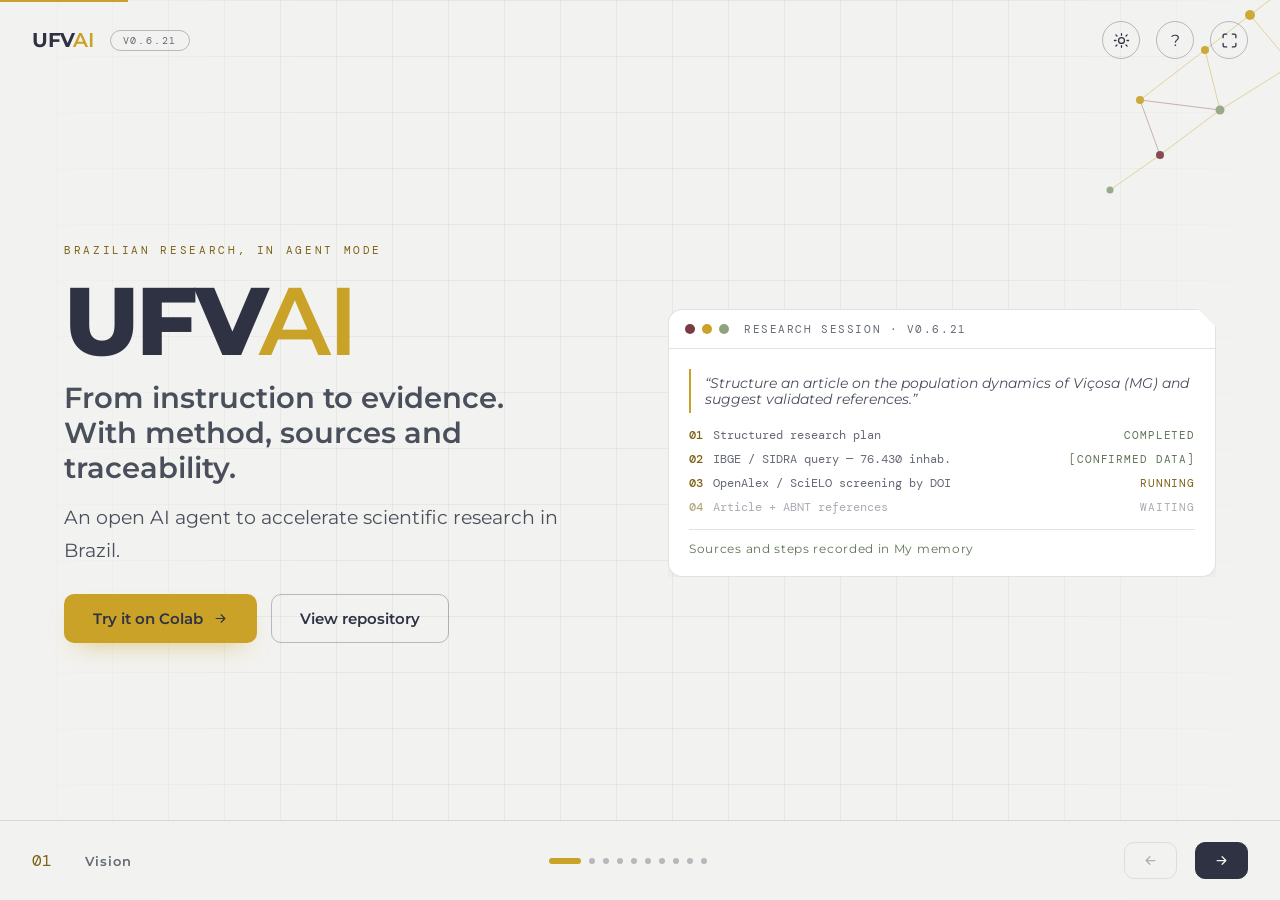
<file: apresentacao/index.html>
<!DOCTYPE html>
<html lang="pt-BR">
<head>
<meta charset="UTF-8">
<meta name="viewport" content="width=device-width, initial-scale=1.0">
<title>UFVAI | Pitch — A inteligência que acelera a ciência</title>
<meta name="description" content="Pitch do UFVAI, agente aberto de IA para acelerar a pesquisa científica brasileira. Universidade Federal de Viçosa.">
<meta name="theme-color" content="#F2F2F0">
<link rel="icon" type="image/svg+xml" href="data:image/svg+xml,%3Csvg xmlns='http://www.w3.org/2000/svg' viewBox='0 0 64 64'%3E%3Crect width='64' height='64' rx='14' fill='%232E3242'/%3E%3Ccircle cx='32' cy='26' r='5' fill='%23C9A227'/%3E%3Ccircle cx='18' cy='44' r='4' fill='%237B3B44'/%3E%3Ccircle cx='46' cy='40' r='4' fill='%238FA382'/%3E%3C/svg%3E">
<link rel="preconnect" href="https://fonts.googleapis.com">
<link rel="preconnect" href="https://fonts.gstatic.com" crossorigin>
<link href="https://fonts.googleapis.com/css2?family=Montserrat:wght@400;500;600;700;800&family=DM+Mono:wght@400;500&display=swap" rel="stylesheet">
<script>
/* Aplica o tema ANTES do primeiro paint (evita o "flash" branco ao abrir
   em modo escuro). Se não houver preferência salva, deixa sem atributo e o
   CSS segue a preferência do sistema via prefers-color-scheme. */
(function () {
  try {
    var saved = localStorage.getItem('ufvai-deck-theme');
    if (saved === 'dark' || saved === 'light') {
      document.documentElement.setAttribute('data-theme', saved);
    }
  } catch (e) { /* localStorage bloqueado: segue o sistema */ }
}());
</script>
<style>
/* ══ UFVAI Pitch · identidade do logo oficial ══
   navy #2E3242 · dourado #C9A227 · off-white #F2F2F0
   sálvia #8FA382 · vinho #7B3B44 · Montserrat */
:root{
  --bg:#F2F2F0; --surface:#FFFFFF; --ink:#2E3242; --body:#4A4F5C; --muted:#646976;
  --line:rgba(46,50,66,.14); --line-strong:rgba(46,50,66,.30);
  --gold:#C9A227; --gold-ink:#7D6216; --wine:#7B3B44; --sage:#8FA382; --sage-ink:#5F7355;
  --shadow:0 24px 60px -30px rgba(46,50,66,.28); --radius:12px;
  --font:'Montserrat','Segoe UI',system-ui,-apple-system,sans-serif;
  --mono:'DM Mono',ui-monospace,SFMono-Regular,Menlo,Consolas,monospace;
}
/* ── Modo escuro ────────────────────────────────────────────────
   Mesma paleta do site (tokens espelhados), aplicado por atributo no
   <html> para não depender de JS: sem JS o deck respeita `system`.
   O botão da topbar alterna entre "dark" e "light" explícito. */
[data-theme="dark"]{
  --bg:#171A24; --surface:#212634; --ink:#EDEBE6; --body:#C6C9D2; --muted:#9AA0AE;
  --line:rgba(237,235,230,.14); --line-strong:rgba(237,235,230,.32);
  --gold:#C9A227; --gold-ink:#D9B441; --wine:#B98089; --sage:#9DB38F; --sage-ink:#A9BD9B;
  --shadow:0 24px 60px -30px rgba(0,0,0,.65);
  color-scheme:dark;
}
/* Sem escolha explícita, segue a preferência do sistema. */
@media (prefers-color-scheme:dark){
  html:not([data-theme="light"]){
    --bg:#171A24; --surface:#212634; --ink:#EDEBE6; --body:#C6C9D2; --muted:#9AA0AE;
    --line:rgba(237,235,230,.14); --line-strong:rgba(237,235,230,.32);
    --gold:#C9A227; --gold-ink:#D9B441; --wine:#B98089; --sage:#9DB38F; --sage-ink:#A9BD9B;
    --shadow:0 24px 60px -30px rgba(0,0,0,.65);
    color-scheme:dark;
  }
}
[data-theme="dark"] ::selection{background:var(--gold);color:#171A24}
[data-theme="dark"] .btn--gold,[data-theme="dark"] .nav-btn{color:#171A24}
[data-theme="dark"] .btn--ghost{color:var(--ink)}
[data-theme="dark"] .orbit__node,[data-theme="dark"] .chip{background:var(--surface)}

*,*::before,*::after{box-sizing:border-box}
html,body{height:100%}
body{
  margin:0; font-family:var(--font); color:var(--body); background:var(--bg);
  overflow:hidden; -webkit-font-smoothing:antialiased;
}
::selection{background:var(--gold);color:#2E3242}
button{font-family:inherit}
button:focus-visible,a:focus-visible{outline:2px solid var(--gold);outline-offset:3px;border-radius:4px}
h1,h2,h3{color:var(--ink);margin:0;line-height:1.15}
p{margin:0}
ul,ol{margin:0;padding:0;list-style:none}

/* wordmark UFV navy + AI dourado, V/A encaixados */
.wordmark{font-weight:700;letter-spacing:-.02em;color:var(--ink);white-space:nowrap}
.wordmark em{font-style:normal;font-weight:600;color:var(--gold);margin-left:-.075em}
.eyebrow{font-family:var(--mono);font-size:11px;letter-spacing:.24em;text-transform:uppercase;color:var(--gold-ink);margin-bottom:18px}
.rule{height:1px;width:88px;background:var(--gold);opacity:.85;margin:20px 0 0}

/* palco */
main{position:relative;height:100dvh;min-height:580px}
.slide{
  position:absolute;inset:0;display:none;
  padding:96px 64px 110px;max-width:1440px;margin:0 auto;
}
.slide.active{display:flex;flex-direction:column;justify-content:center}
.slide.enter-r{animation:slideInR .38s cubic-bezier(.22,1,.36,1)}
.slide.enter-l{animation:slideInL .38s cubic-bezier(.22,1,.36,1)}
@keyframes slideInR{from{opacity:0;transform:translateX(34px)}to{opacity:1;transform:none}}
@keyframes slideInL{from{opacity:0;transform:translateX(-34px)}to{opacity:1;transform:none}}
.grid-bg{position:absolute;inset:0;pointer-events:none;
  background-image:linear-gradient(rgba(46,50,66,.055) 1px,transparent 1px),linear-gradient(90deg,rgba(46,50,66,.055) 1px,transparent 1px);
  background-size:56px 56px;
  -webkit-mask-image:linear-gradient(90deg,transparent,#000 24% 78%,transparent);
  mask-image:linear-gradient(90deg,transparent,#000 24% 78%,transparent);
}
.watermark{position:absolute;top:6%;right:2%;font-weight:800;font-size:15vw;line-height:1;letter-spacing:-.04em;color:rgba(46,50,66,.045);pointer-events:none;user-select:none}
.constel{position:absolute;width:min(300px,26vw);aspect-ratio:1;pointer-events:none;opacity:.9}
.constel--tr{top:-40px;right:-40px}
.constel--bl{bottom:-50px;left:-50px;transform:rotate(180deg)}
h2.display{font-size:clamp(2rem,4.6vw,3.6rem);font-weight:700;letter-spacing:-.02em;max-width:20ch}
h2.display .gold{color:var(--gold-ink)}
.lead{margin-top:16px;font-size:clamp(1rem,1.6vw,1.2rem);line-height:1.7;max-width:62ch}

/* header */
.topbar{position:absolute;top:0;left:0;right:0;z-index:30;display:flex;align-items:center;gap:16px;height:80px;padding:0 32px;pointer-events:none}
.topbar>*{pointer-events:auto}
.topbar .brand{font-size:1.25rem;text-decoration:none}
.ver-badge{font-family:var(--mono);font-size:10px;letter-spacing:.18em;text-transform:uppercase;color:var(--muted);border:1px solid var(--line-strong);border-radius:999px;padding:3px 12px}
.topbar .spacer{flex:1}
.icon-btn{width:38px;height:38px;border-radius:50%;border:1px solid var(--line-strong);background:transparent;color:var(--ink);cursor:pointer;display:inline-flex;align-items:center;justify-content:center;font-size:1rem}
.icon-btn:hover{border-color:var(--gold);color:var(--gold-ink)}
.icon-btn svg{width:17px;height:17px;fill:none;stroke:currentColor;stroke-width:1.8;stroke-linecap:round;stroke-linejoin:round}

/* progresso + nav inferior */
.progress{position:absolute;top:0;left:0;z-index:40;height:2px;background:var(--gold);width:0;transition:width .35s ease}
.navbar{position:absolute;left:0;right:0;bottom:0;z-index:30;display:flex;align-items:center;gap:18px;height:80px;padding:0 32px;background:color-mix(in srgb,var(--bg) 88%,transparent);backdrop-filter:blur(12px);-webkit-backdrop-filter:blur(12px);border-top:1px solid var(--line)}
.counter{font-family:var(--mono);font-size:1rem;color:var(--gold-ink);min-width:2.2em}
.secname{font-size:.82rem;font-weight:600;letter-spacing:.08em;color:var(--muted)}
.dots{display:flex;gap:8px;margin:0 auto}
.dots button{height:6px;border:0;border-radius:999px;background:var(--line-strong);cursor:pointer;padding:0;transition:width .3s,background .3s}
.dots button.dot{min-width:6px;width:6px}
.dots button.on{width:32px;background:var(--gold)}
.dots button:hover{background:var(--gold)}
.nav-btn{display:inline-flex;align-items:center;gap:8px;border-radius:10px;padding:10px 18px;font-size:.88rem;font-weight:600;cursor:pointer;border:1px solid var(--line-strong);background:transparent;color:var(--ink)}
.nav-btn:hover:not(:disabled){border-color:var(--gold);color:var(--gold-ink)}
.nav-btn.next{background:var(--ink);color:#F2F2F0;border-color:var(--ink)}
.nav-btn.next:hover:not(:disabled){background:var(--gold);border-color:var(--gold);color:#2E3242}
.nav-btn:disabled{opacity:.35;cursor:default}
.nav-btn svg{width:15px;height:15px;fill:none;stroke:currentColor;stroke-width:2;stroke-linecap:round;stroke-linejoin:round}

/* botões de conteúdo */
.btn{display:inline-flex;align-items:center;gap:10px;padding:14px 28px;border-radius:10px;font-weight:600;font-size:.95rem;text-decoration:none;cursor:pointer;border:1px solid transparent;transition:transform .25s,box-shadow .25s,background .25s,color .25s,border-color .25s}
.btn--gold{background:var(--gold);color:#2E3242;box-shadow:0 12px 26px -14px rgba(201,162,39,.65)}
.btn--gold:hover{transform:translateY(-2px)}
.btn--ghost{border-color:var(--line-strong);color:var(--ink)}
.btn--ghost:hover{border-color:var(--gold);color:var(--gold-ink);transform:translateY(-2px)}
.btn svg{width:15px;height:15px;fill:none;stroke:currentColor;stroke-width:1.8;stroke-linecap:round;stroke-linejoin:round}

/* modal atalhos */
.modal-ov{position:fixed;inset:0;z-index:60;background:rgba(23,26,36,.55);backdrop-filter:blur(3px);display:none;align-items:center;justify-content:center}
.modal-ov.open{display:flex}
.modal{background:var(--surface);border:1px solid var(--line);border-radius:14px;padding:28px;max-width:380px;width:calc(100% - 48px);box-shadow:var(--shadow)}
.modal h3{font-size:1.05rem;margin-bottom:16px}
.modal table{width:100%;border-collapse:collapse;font-size:.88rem}
.modal td{padding:7px 0;color:var(--body)}
.modal td:first-child{color:var(--ink);font-weight:600;width:55%}
kbd{font-family:var(--mono);font-size:.78rem;border:1px solid var(--line-strong);border-bottom-width:2px;border-radius:6px;padding:1px 8px;background:var(--bg);color:var(--ink)}
.modal .close{margin-top:18px;width:100%}

/* ── slide 1 · visão ── */
.hero-split{display:grid;grid-template-columns:1fr 1fr;gap:56px;align-items:center}
h1.mega{font-size:clamp(3.4rem,7.5vw,6.5rem);font-weight:800;letter-spacing:-.03em;line-height:.95}
h1.mega em{font-style:normal;font-weight:600;color:var(--gold);margin-left:-.075em}
.hero-h2{margin-top:14px;font-size:clamp(1.25rem,2.4vw,1.8rem);font-weight:600;max-width:24ch}
.hero-cta{display:flex;gap:14px;margin-top:28px;flex-wrap:wrap}
.mock{background:var(--surface);border:1px solid var(--line);border-radius:14px;box-shadow:var(--shadow);overflow:hidden;clip-path:polygon(0 0,calc(100% - 18px) 0,100% 18px,100% 100%,0 100%)}
.mock__bar{display:flex;align-items:center;gap:7px;padding:12px 16px;border-bottom:1px solid var(--line)}
.dot{width:10px;height:10px;border-radius:50%}
.dot--wine{background:var(--wine)}.dot--gold{background:var(--gold)}.dot--sage{background:var(--sage)}
.mock__title{margin-left:8px;font-family:var(--mono);font-size:.7rem;letter-spacing:.14em;text-transform:uppercase;color:var(--muted)}
.mock__body{padding:20px;font-size:.86rem}
.mock__prompt{border-left:2px solid var(--gold);padding:6px 0 6px 14px;font-style:italic;color:var(--body)}
.mock__steps{margin-top:14px;display:flex;flex-direction:column;gap:8px}
.mstep{display:flex;align-items:center;gap:10px;font-family:var(--mono);font-size:.76rem;color:var(--muted)}
.mstep .n{color:var(--gold-ink);font-weight:500}
.mstep .st{margin-left:auto;font-size:.68rem;letter-spacing:.08em;text-transform:uppercase}
.mstep.done .st{color:var(--sage-ink)}
.mstep.run .st{color:var(--gold-ink);animation:blink 1.2s steps(2) infinite}
.mstep.wait{opacity:.55}
@keyframes blink{50%{opacity:.35}}
.mock__foot{margin-top:14px;padding-top:12px;border-top:1px solid var(--line);font-size:.72rem;letter-spacing:.06em;color:var(--sage-ink)}

/* ── slide 2 · problema ── */
.fric{display:grid;grid-template-columns:repeat(5,1fr);gap:14px;margin-top:30px}
.fric li{background:var(--surface);border:1px solid var(--line);border-radius:var(--radius);padding:20px 16px}
.fric .n{font-family:var(--mono);font-size:.75rem;color:var(--gold-ink)}
.fric h3{font-size:.98rem;margin:8px 0 4px}
.fric p{font-size:.8rem;color:var(--muted)}
.fric-line{height:1px;margin-top:22px;background:linear-gradient(90deg,var(--gold),var(--sage),var(--wine))}
.callout{margin-top:26px;padding:16px 20px;border-left:2px solid var(--wine);background:var(--surface);border-radius:0 10px 10px 0;max-width:60ch}
.callout strong{display:block;color:var(--ink)}
.callout em{color:var(--wine);font-style:normal;font-weight:600}

/* ── slide 3 · solução ── */
.pilares{display:grid;grid-template-columns:repeat(3,1fr);gap:18px;margin-top:30px}
.pilar{background:var(--surface);border:1px solid var(--line);border-radius:var(--radius);padding:26px 22px}
.pilar:hover{border-color:var(--gold)}
.pilar .n{font-family:var(--mono);font-size:.75rem;color:var(--gold-ink)}
.pilar h3{margin:8px 0 6px;font-size:1.08rem}
.pilar p{font-size:.88rem}
.flow{margin-top:26px;font-family:var(--mono);font-size:.82rem;letter-spacing:.06em;color:var(--ink);border:1px solid var(--line);border-radius:999px;padding:12px 24px;text-align:center;background:color-mix(in srgb,var(--gold) 8%,transparent)}
.flow b{color:var(--gold-ink)}

/* ── slide 4 · entregas ── */
.deliv{display:grid;grid-template-columns:repeat(3,1fr);gap:14px;margin-top:28px}
.deliv li{background:var(--surface);border:1px solid var(--line);border-radius:var(--radius);padding:18px}
.deliv .n{font-family:var(--mono);font-size:.72rem;color:var(--gold-ink)}
.deliv h3{font-size:.94rem;margin:6px 0 4px}
.deliv p{font-size:.78rem;color:var(--muted)}

/* ── slide 5 · experiência (terminal) ── */
.term{background:#232837;color:#EDEBE6;border-radius:14px;overflow:hidden;box-shadow:var(--shadow);display:grid;grid-template-columns:1fr 230px;max-height:100%}
.term__main{display:flex;flex-direction:column;min-width:0}
.term__bar{display:flex;align-items:center;gap:8px;padding:10px 14px;border-bottom:1px solid rgba(237,235,230,.12);font-family:var(--mono);font-size:.68rem}
.term__bar .t-dot{width:9px;height:9px;border-radius:50%}
.term__brand{font-weight:700;letter-spacing:-.02em}
.term__brand em{font-style:normal;color:var(--gold);margin-left:-.06em}
.term__ver{color:#9AA0AE}
.term__live{margin-left:auto;display:inline-flex;align-items:center;gap:6px;color:#9DB38F;font-size:.66rem;letter-spacing:.1em;text-transform:uppercase}
.term__live i{width:7px;height:7px;border-radius:50%;background:#9DB38F;animation:blink 1.6s infinite}
.term__btns{display:flex;gap:8px;padding:10px 14px;border-bottom:1px solid rgba(237,235,230,.12)}
.term__btns button{border:1px solid rgba(237,235,230,.25);background:transparent;color:#EDEBE6;border-radius:8px;font-size:.72rem;font-weight:600;padding:7px 12px;cursor:pointer}
.term__btns button:hover,.term__btns button.on{border-color:var(--gold);color:var(--gold)}
.term__log{padding:16px;font-family:var(--mono);font-size:.74rem;line-height:1.75;min-height:250px;max-height:300px;overflow:hidden;color:#C6C9D2}
.term__log .u{color:#EDEBE6}
.term__log .ok{color:#9DB38F}
.term__log .warn{color:#D9B441}
.term__log .dim{color:#9AA0AE}
.term__log .src{color:#9AA0AE;font-size:.68rem}
.sim-tag{display:inline-block;font-size:.62rem;letter-spacing:.12em;text-transform:uppercase;border:1px solid rgba(217,180,65,.5);color:#D9B441;border-radius:999px;padding:2px 10px;margin-bottom:10px}
.term__side{border-left:1px solid rgba(237,235,230,.12);padding:14px;font-family:var(--mono);font-size:.66rem;color:#9AA0AE;line-height:2}
.term__side b{color:#EDEBE6;font-weight:500;display:block;margin-top:8px}
.term__side b:first-child{margin-top:0}
.term__input{display:flex;align-items:center;gap:10px;padding:10px 14px;border-top:1px solid rgba(237,235,230,.12);font-family:var(--mono);font-size:.74rem;color:#9AA0AE}
.term__input .prompt{color:var(--gold)}
.term__foot{display:flex;align-items:center;gap:14px;padding:8px 14px;border-top:1px solid rgba(237,235,230,.12);font-family:var(--mono);font-size:.64rem;color:#9AA0AE}
.term__foot a{color:#C6C9D2;text-decoration:none}
.term__foot a:hover{color:var(--gold)}
.term__foot .right{margin-left:auto}

@media (max-width:1100px){
  .slide{padding:88px 28px 104px}
  .hero-split{grid-template-columns:1fr;gap:28px}
  .fric{grid-template-columns:repeat(2,1fr)}
  .deliv{grid-template-columns:repeat(2,1fr)}
  .term{grid-template-columns:1fr}
  .term__side{display:none}
  .secname{display:none}
}
@media (max-height:720px) and (min-width:1100px){
  .slide>div{transform:scale(.92);transform-origin:center}
}

/* ── Responsivo (v0.6.21) ───────────────────────────────────────
   O deck antes assumia largura de desktop. Em telas estreitas o
   conteúdo estourava a altura do slide (que é position:absolute) e
   ficava cortado. Aqui os slides viram fluxo normal com scroll,
   que é o comportamento correto fora de tela cheia. */

/* Qualquer largura estreita: o slide deixa de ser fixo e passa a rolar. */
@media (max-width:1100px){
  html,body{overflow:auto}
  body{height:auto;min-height:100%}
  .slide{
    position:relative; inset:auto;
    display:none; max-width:none;
    min-height:100vh; min-height:100dvh;
    padding:92px 22px 120px;
    justify-content:flex-start!important;
  }
  .slide.active{display:block}
  .slide>div{transform:none}
}

/* Telas pequenas: tipografia e blocos em coluna única. */
@media (max-width:760px){
  .slide{padding:84px 16px 116px}
  .topbar{height:64px;padding:0 14px;gap:10px}
  .ver-badge{font-size:9px;padding:2px 9px}
  .icon-btn{width:34px;height:34px}
  .icon-btn svg{width:15px;height:15px}
  .hero-split{gap:20px}
  .fric,.deliv,.integ,.orbit-wrap{grid-template-columns:1fr!important}
  .term{grid-template-columns:1fr}
  .evo li{padding:14px 12px}
  .evo p,.evo h3{font-size:.78rem}
  /* evolução em 1 coluna no celular: 6 cards de 170px ficariam ilegíveis */
  .evo{grid-template-columns:1fr}
  .nav-btn{width:44px;height:44px}
  .modal{padding:18px}
}

/* Mobile estreito: evita quebra feia de palavras e alinha blocos. */
@media (max-width:420px){
  .slide{padding:78px 12px 108px}
  .display{font-size:clamp(1.6rem,7vw,2.2rem)}
  .lead{font-size:.94rem}
  .wordmark{font-size:1.05rem}
  .brand{font-size:1.05rem!important}
}

/* Paisagem baixa (celular deitado): reduz respiros verticais. */
@media (max-height:560px) and (max-width:1100px){
  .slide{padding:70px 16px 92px}
  .slide.active{font-size:.94rem}
}

/* Telas largas: evita que o conteúdo estique demais. */
@media (min-width:1800px){
  .slide{max-width:1600px}
}

/* Toque: alvos de clique maiores e sem destaque azul no mobile. */
@media (hover:none){
  .icon-btn,.nav-btn{min-width:44px;min-height:44px}
  .btn{min-height:44px}
}
@media (prefers-reduced-motion:reduce){
  html{scroll-behavior:auto}
  *,*::before,*::after{animation-duration:.01ms!important;transition-duration:.01ms!important}
}
</style>
</head>
<body>

<!-- constelação reutilizável (motivo do logo) -->
<svg width="0" height="0" style="position:absolute" aria-hidden="true">
  <symbol id="cn" viewBox="0 0 300 300">
    <g stroke="#C9A227" stroke-width="1" opacity=".45">
      <line x1="290" y1="10" x2="230" y2="55"/><line x1="230" y1="55" x2="272" y2="105"/>
      <line x1="230" y1="55" x2="185" y2="90"/><line x1="272" y1="105" x2="200" y2="150"/>
      <line x1="185" y1="90" x2="200" y2="150"/><line x1="200" y1="150" x2="140" y2="195"/>
      <line x1="185" y1="90" x2="120" y2="140"/><line x1="140" y1="195" x2="90" y2="230"/>
    </g>
    <g stroke="#7B3B44" stroke-width="1" opacity=".4">
      <line x1="290" y1="10" x2="272" y2="105"/><line x1="272" y1="105" x2="294" y2="170"/>
      <line x1="200" y1="150" x2="120" y2="140"/><line x1="120" y1="140" x2="140" y2="195"/>
    </g>
    <circle cx="290" cy="10" r="6" fill="#7B3B44"/><circle cx="230" cy="55" r="5" fill="#C9A227"/>
    <circle cx="272" cy="105" r="5" fill="#7B3B44"/><circle cx="185" cy="90" r="4" fill="#C9A227"/>
    <circle cx="200" cy="150" r="4.5" fill="#8FA382"/><circle cx="294" cy="170" r="4" fill="#7B3B44"/>
    <circle cx="120" cy="140" r="4" fill="#C9A227"/><circle cx="140" cy="195" r="4" fill="#7B3B44"/>
    <circle cx="90" cy="230" r="3.5" fill="#8FA382"/>
  </symbol>
</svg>

<header class="topbar">
  <a class="brand wordmark" href="#/1" id="brand-home" data-i18n-aria="top.brand" aria-label="UFVAI — ir para o início" style="text-decoration:none;font-size:1.25rem">UFV<em>AI</em></a>
  <span class="ver-badge" id="ver-badge">v0.6.21</span>
  <span class="spacer"></span>
  <button class="icon-btn" id="btn-theme" type="button" data-i18n-aria="top.theme" aria-label="Alternar modo escuro">
    <svg viewBox="0 0 24 24" aria-hidden="true"><circle cx="12" cy="12" r="4.2"/><path d="M12 2.4v2.2M12 19.4v2.2M4.2 12H2M22 12h-2.2M5.6 5.6 4 4M20 20l-1.6-1.6M18.4 5.6 20 4M4 20l1.6-1.6"/></svg>
  </button>
  <button class="icon-btn" id="btn-help" type="button" data-i18n-aria="top.help" aria-label="Ver atalhos">?</button>
  <button class="icon-btn" id="btn-full" type="button" data-i18n-aria="top.full" aria-label="Entrar em tela cheia">
    <svg viewBox="0 0 24 24" aria-hidden="true"><path d="M8 3H5a2 2 0 0 0-2 2v3M16 3h3a2 2 0 0 1 2 2v3M8 21H5a2 2 0 0 1-2-2v-3M16 21h3a2 2 0 0 0 2-2v-3"/></svg>
  </button>
</header>
<div class="progress" id="progress" aria-hidden="true"></div>

<main id="deck" data-i18n-aria="top.main" aria-label="Apresentação UFVAI">
<div class="grid-bg" aria-hidden="true"></div>

<!-- ══ 1 · VISÃO ══ -->
<section class="slide" data-sec="Visão" aria-label="Slide 1: Visão">
  <svg class="constel constel--tr" aria-hidden="true"><use href="#cn"/></svg>
  <div class="hero-split">
    <div>
      <p class="eyebrow" data-i18n="s1.eyebrow">Pesquisa brasileira, em modo agente</p>
      <h1 class="mega">UFV<em>AI</em></h1>
      <p class="hero-h2" data-i18n="s1.h2">Da instrução à evidência. Com método, fontes e rastreabilidade.</p>
      <p class="lead" data-i18n="s1.lead">Um agente aberto de IA para acelerar a pesquisa científica no Brasil.</p>
      <div class="hero-cta">
        <a class="btn btn--gold" href="https://colab.research.google.com/github/gustavobraga-byte/PesquisAI/blob/main/PesquisAI.ipynb" target="_blank" rel="noopener"><span data-i18n="s1.cta1">Experimentar no Colab</span>
          <svg viewBox="0 0 24 24"><path d="M5 12h14M13 6l6 6-6 6"/></svg></a>
        <a class="btn btn--ghost" href="https://github.com/gustavobraga-byte/PesquisAI" target="_blank" rel="noopener" data-i18n="s1.cta2">Ver repositório</a>
      </div>
    </div>
    <div class="mock" data-i18n-aria="s1.mockAria" aria-label="Janela ilustrativa de sessão de pesquisa">
      <div class="mock__bar">
        <span class="dot dot--wine"></span><span class="dot dot--gold"></span><span class="dot dot--sage"></span>
        <span class="mock__title" data-i18n="s1.mockTitle">sessão de pesquisa · v0.6.21</span>
      </div>
      <div class="mock__body">
        <p class="mock__prompt" data-i18n="s1.prompt">“Estruture um artigo sobre a dinâmica populacional de Viçosa (MG) e sugira referências validadas.”</p>
        <div class="mock__steps">
          <div class="mstep done"><span class="n">01</span><span data-i18n="s1.st1">Plano de pesquisa estruturado</span><span class="st" data-i18n="s1.st1s">concluído</span></div>
          <div class="mstep done"><span class="n">02</span><span data-i18n="s1.st2">Consulta IBGE / SIDRA — 76.430 hab.</span><span class="st" data-i18n="s1.st2s">[dado confirmado]</span></div>
          <div class="mstep run"><span class="n">03</span><span data-i18n="s1.st3">Triagem OpenAlex / SciELO por DOI</span><span class="st" data-i18n="s1.st3s">executando</span></div>
          <div class="mstep wait"><span class="n">04</span><span data-i18n="s1.st4">Artigo + referências ABNT</span><span class="st" data-i18n="s1.st4s">aguardando</span></div>
        </div>
        <p class="mock__foot" data-i18n="s1.foot">Fontes e etapas registradas na Minha memória</p>
      </div>
    </div>
  </div>
</section>

<!-- ══ 2 · PROBLEMA ══ -->
<section class="slide" data-sec="Problema" aria-label="Slide 2: Problema">
  <span class="watermark" aria-hidden="true" data-i18n="s2.wm">FRICÇÃO</span>
  <div>
    <p class="eyebrow" data-i18n="s2.eyebrow">O problema</p>
    <h2 class="display" data-i18n="s2.h2">A pesquisa ainda opera em abas.</h2>
    <p class="lead" data-i18n="s2.lead">Fontes fragmentadas, dados brutos, ferramentas isoladas e formatação manual desviam tempo do pensamento científico.</p>
    <ol class="fric">
      <li><span class="n">01</span><h3 data-i18n="s2.i1h">Buscar</h3><p data-i18n="s2.i1p">bases e literatura</p></li>
      <li><span class="n">02</span><h3 data-i18n="s2.i2h">Tratar</h3><p data-i18n="s2.i2p">arquivos e variáveis</p></li>
      <li><span class="n">03</span><h3 data-i18n="s2.i3h">Analisar</h3><p data-i18n="s2.i3p">código e métodos</p></li>
      <li><span class="n">04</span><h3 data-i18n="s2.i4h">Escrever</h3><p data-i18n="s2.i4p">artigo e referências</p></li>
      <li><span class="n">05</span><h3 data-i18n="s2.i5h">Formatar</h3><p data-i18n="s2.i5p">normas e entrega</p></li>
    </ol>
    <div class="fric-line" aria-hidden="true"></div>
    <div class="callout">
      <strong data-i18n="s2.call1">O gargalo não é a falta de IA.</strong>
      <em data-i18n="s2.call2">É a falta de integração, contexto e confiança.</em>
    </div>
  </div>
</section>

<!-- ══ 3 · SOLUÇÃO ══ -->
<section class="slide" data-sec="Solução" aria-label="Slide 3: Solução">
  <svg class="constel constel--bl" aria-hidden="true"><use href="#cn"/></svg>
  <div>
    <p class="eyebrow" data-i18n="s3.eyebrow">A solução</p>
    <h2 class="display"><span data-i18n="s3.h2a">Um agente que não só responde.</span> <span class="gold" data-i18n="s3.h2b">Ele executa.</span></h2>
    <p class="lead" data-i18n="s3.lead">IA agêntica especializada no fluxo de trabalho científico, do plano à entrega.</p>
    <div class="pilares">
      <div class="pilar"><span class="n">01</span><h3 data-i18n="s3.i1h">Entende</h3><p data-i18n="s3.i1p">Transforma uma instrução complexa em um plano de ação explícito.</p></div>
      <div class="pilar"><span class="n">02</span><h3 data-i18n="s3.i2h">Orquestra</h3><p data-i18n="s3.i2p">Aciona skills, fontes oficiais, código e métodos na ordem certa.</p></div>
      <div class="pilar"><span class="n">03</span><h3 data-i18n="s3.i3h">Entrega</h3><p data-i18n="s3.i3p">Gera dados, análises, gráficos e texto em arquivos rastreáveis.</p></div>
    </div>
    <p class="flow" data-i18n-html="s3.flow"><b>Instrução</b> → plano → fontes → execução → validação → arquivos</p>
  </div>
</section>

<!-- ══ 4 · ENTREGAS ══ -->
<section class="slide" data-sec="Entregas" aria-label="Slide 4: Entregas">
  <span class="watermark" aria-hidden="true" data-i18n="s4.wm">CRIAR</span>
  <div>
    <p class="eyebrow" data-i18n="s4.eyebrow">O que o UFVAI cria para você</p>
    <h2 class="display"><span data-i18n="s4.h2a">Entregáveis acadêmicos.</span> <span class="gold" data-i18n="s4.h2b">Não só respostas.</span></h2>
    <p class="lead"><span data-i18n="s4.lead">Escrita científica, análise de dados, normas acadêmicas e fluxos agênticos em artefatos prontos para revisão humana.</span> <span class="ver-badge">v0.6.21</span></p>
    <ol class="deliv">
      <li><span class="n">01</span><h3 data-i18n="s4.i1h">Artigo Científico</h3><p data-i18n="s4.i1p">IMRaD completo com dados e referências</p></li>
      <li><span class="n">02</span><h3 data-i18n="s4.i2h">Revisão Sistemática</h3><p data-i18n="s4.i2p">PRISMA, critérios de inclusão, síntese narrativa</p></li>
      <li><span class="n">03</span><h3 data-i18n="s4.i3h">Meta-Análise</h3><p data-i18n="s4.i3p">Efeitos combinados, I², forest plots</p></li>
      <li><span class="n">04</span><h3 data-i18n="s4.i4h">Dissertação / Tese</h3><p data-i18n="s4.i4p">Capítulos completos normatizados</p></li>
      <li><span class="n">05</span><h3 data-i18n="s4.i5h">Proposta de Projeto</h3><p data-i18n="s4.i5p">Bolsa, edital, justificativa, cronograma</p></li>
      <li><span class="n">06</span><h3 data-i18n="s4.i6h">Relatório de Dados</h3><p data-i18n="s4.i6p">Análise estatística + visualizações</p></li>
      <li><span class="n">07</span><h3 data-i18n="s4.i7h">Análise Qualitativa</h3><p data-i18n="s4.i7p">Codificação, temas, similitude</p></li>
      <li><span class="n">08</span><h3 data-i18n="s4.i8h">Hipóteses Testáveis</h3><p data-i18n="s4.i8p">H₀, H₁, variáveis, plano de teste</p></li>
      <li><span class="n">09</span><h3 data-i18n="s4.i9h">Declaração de IA</h3><p data-i18n="s4.i9p">Modelos prontos para TCC e artigo</p></li>
    </ol>
  </div>
</section>

<!-- ══ 5 · EXPERIÊNCIA ══ -->
<section class="slide" data-sec="Experiência" aria-label="Slide 5: Experiência">
  <div>
    <p class="eyebrow" data-i18n="s5.eyebrow">A interface real</p>
    <h2 class="display" data-i18n="s5.h2">UFVAI em ação.</h2>
    <p class="lead"><span data-i18n="s5.lead">Explore o fluxo do agente executado no Google Colab. Toque em um exemplo para simular:</span> <span class="sim-tag" data-i18n="s5.tag">demonstração simulada</span></p>
    <div class="term" style="margin-top:22px" data-i18n-aria="s5.termAria" role="group" aria-label="Terminal simulado do UFVAI">
      <div class="term__main">
        <div class="term__bar">
          <span class="t-dot" style="background:#7B3B44"></span><span class="t-dot" style="background:#C9A227"></span><span class="t-dot" style="background:#8FA382"></span>
          <span class="term__brand">UFV<em>AI</em></span>
          <span class="term__ver"><span id="term-ver">v0.6.21</span> · <span id="term-lang">PT</span></span>
          <span class="term__live"><i></i><span data-i18n="s5.live">agente ativo</span></span>
        </div>
        <div class="term__btns" data-i18n-aria="s5.btnsAria" role="group" aria-label="Exemplos de demonstração">
          <button type="button" data-demo="ibge" class="on" data-i18n="s5.b1">Demo IBGE</button>
          <button type="button" data-demo="datasus" data-i18n="s5.b2">Demo DataSUS</button>
          <button type="button" data-demo="scientific" data-i18n="s5.b3">Demo Scientific</button>
        </div>
        <div class="term__log" id="term-log" aria-live="polite"></div>
        <div class="term__input"><span class="prompt">$</span><span data-i18n="s5.input">Digite sua instrução científica aqui…</span></div>
        <div class="term__foot">
          <span class="term__brand" style="font-size:.72rem">UFV<em>AI</em></span>
          <a href="mailto:gustavo.braga@ufv.br">gustavo.braga@ufv.br</a>
          <a href="https://github.com/gustavobraga-byte/PesquisAI" target="_blank" rel="noopener">GitHub</a>
          <span>UFV · Viçosa, MG</span>
          <span class="right">Powered by OpenCode</span>
        </div>
      </div>
      <aside class="term__side" data-i18n-aria="s5.sideAria" aria-label="Contexto da sessão">
        <b data-i18n="s5.k1">Saudação e idioma</b><span data-i18n="s5.k1v">PT-BR</span>
        <b data-i18n="s5.k2">Context</b><span id="ctx-tokens">0</span> tokens · <span id="ctx-cost">$0.00</span> spent
        <b data-i18n="s5.k3">Working directory</b>/content/drive/My Drive/PesquisAI
        <b>Engine</b>● OpenCode
        <b data-i18n="s5.k5">Memória</b><span data-i18n="s5.v5">Minha memória ativa</span>
      </aside>
    </div>
  </div>
</section>

<!-- ══ 6 · BRASIL ══ -->
<section class="slide" data-sec="Brasil" aria-label="Slide 6: Brasil">
  <svg class="constel constel--tr" aria-hidden="true"><use href="#cn"/></svg>
  <div>
    <p class="eyebrow" data-i18n="s6.eyebrow">Vantagem local</p>
    <h2 class="display"><span data-i18n="s6.h2a">IA global.</span> <span class="gold" data-i18n="s6.h2b">Contexto brasileiro.</span></h2>
    <p class="lead" data-i18n="s6.lead">Conexões com dados públicos nacionais, métodos científicos e normas acadêmicas brasileiras em um único fluxo.</p>
    <ol class="fric" style="grid-template-columns:repeat(4,1fr)">
      <li><span class="n">IBGE</span><h3 data-i18n="s6.i1h">Censo, PNAD, PIB</h3><p data-i18n="s6.i1p">SIDRA + malhas + localidades</p></li>
      <li><span class="n">DataSUS</span><h3 data-i18n="s6.i2h">Saúde pública</h3><p data-i18n="s6.i2p">139 datasets · SINAN · SIM · SIH</p></li>
      <li><span class="n">AgroBR</span><h3 data-i18n="s6.i3h">Produção e ambiente</h3><p data-i18n="s6.i3p">38+ fontes · CONAB · MapBiomas</p></li>
      <li><span class="n">Dados Brasil</span><h3 data-i18n="s6.i4h">Indicadores oficiais</h3><p data-i18n="s6.i4p">BCB · TSE · INPE · Portal da Transparência</p></li>
    </ol>
    <div class="callout" style="border-left-color:var(--sage)">
      <strong data-i18n="s6.call1">Dados nacionais primeiro.</strong>
      <em style="color:var(--sage-ink)" data-i18n="s6.call2">Meta-busca em 7 bases acadêmicas com deduplicação por DOI.</em>
    </div>
  </div>
</section>

<!-- ══ 7 · ARQUITETURA ══ -->
<section class="slide" data-sec="Arquitetura" aria-label="Slide 7: Arquitetura">
  <div>
    <p class="eyebrow" data-i18n="s7.eyebrow">Arquitetura modular</p>
    <h2 class="display"><span data-i18n="s7.h2a">174 skills científicas.</span> <span class="gold" data-i18n="s7.h2b">+100 bases. Brasil integrado.</span></h2>
    <p class="lead"><span data-i18n="s7.lead">Módulos brasileiros sobre a biblioteca Scientific Agent Skills, com caminhos documentados para fluxos científicos.</span> <span class="ver-badge">OpenCode → Python 3.10+ → MIT</span></p>
    <div class="orbit" data-i18n-aria="s7.orbitAria" role="list" aria-label="Módulos do ecossistema">
      <div class="orbit__core"><span class="wordmark" style="font-size:1.3rem">UFV<em>AI</em></span><small data-i18n="s7.core">runtime agêntico</small></div>
      <span class="orbit__node" role="listitem" style="--a:-96deg">174 scientific skills</span>
      <span class="orbit__node" role="listitem" style="--a:-58deg" data-i18n="s7.n2">100+ bases científicas</span>
      <span class="orbit__node" role="listitem" style="--a:-20deg">IBGE</span>
      <span class="orbit__node" role="listitem" style="--a:18deg">DataSUS</span>
      <span class="orbit__node" role="listitem" style="--a:56deg">Dados Brasil</span>
      <span class="orbit__node" role="listitem" style="--a:94deg">AgroBR</span>
      <span class="orbit__node" role="listitem" style="--a:132deg">ABNT / UFV</span>
      <span class="orbit__node" role="listitem" style="--a:170deg" data-i18n="s7.n8">Qualitativa</span>
      <span class="orbit__node" role="listitem" style="--a:208deg" data-i18n="s7.n9">Memória</span>
      <span class="orbit__node" role="listitem" style="--a:246deg">Memorial UFV</span>
    </div>
    <p style="margin-top:18px"><a class="btn btn--ghost" style="padding:10px 20px;font-size:.85rem" href="https://github.com/gustavobraga-byte/scientific-agent-skills" target="_blank" rel="noopener">scientific-agent-skills</a></p>
  </div>
</section>

<!-- ══ 8 · INTEGRIDADE ══ -->
<section class="slide" data-sec="Integridade" aria-label="Slide 8: Integridade">
  <svg class="constel constel--bl" aria-hidden="true"><use href="#cn"/></svg>
  <div>
    <p class="eyebrow" data-i18n="s8.eyebrow">Integridade científica</p>
    <h2 class="display"><span data-i18n="s8.h2a">Confiança não é um detalhe.</span> <span class="gold" data-i18n="s8.h2b">É a arquitetura.</span></h2>
    <p class="lead" data-i18n="s8.lead">Guardrails tornam o nível de evidência visível e mantêm o pesquisador no controle da validação final.</p>
    <div class="integ">
      <div class="levels">
        <div class="level level--ok"><code>[DADO CONFIRMADO]</code><span data-i18n="s8.l1">Fonte primária consultada</span></div>
        <div class="level level--est"><code>[ESTIMATIVA FUNDAMENTADA]</code><span data-i18n="s8.l2">Método declarado</span></div>
        <div class="level level--none"><code>[SEM DADOS SUFICIENTES]</code><span data-i18n="s8.l3">Sem invenção</span></div>
      </div>
      <aside class="policy">
        <h3 data-i18n="s8.ph">Política de zero fabricação</h3>
        <ul>
          <li data-i18n="s8.li1">Não inventar dados, autores, DOIs ou referências</li>
          <li data-i18n="s8.li2">Informar fonte, ano e nota metodológica</li>
          <li data-i18n="s8.li3">Declarar incerteza quando a evidência não basta</li>
          <li data-i18n="s8.li4">Exigir revisão humana dos resultados</li>
        </ul>
        <p class="policy__foot" data-i18n="s8.pf">Ferramenta de apoio. Curadoria humana obrigatória.</p>
      </aside>
    </div>
  </div>
</section>

<!-- ══ 9 · EVOLUÇÃO ══ -->
<section class="slide" data-sec="Evolução" aria-label="Slide 9: Evolução">
  <div>
    <p class="eyebrow" data-i18n="s9.eyebrow">Rota de evolução</p>
    <h2 class="display"><span data-i18n="s9.h2">Do Colab à infraestrutura institucional.</span> <span class="ver-badge" data-i18n="s9.badge">versão 0.6.20</span></h2>
    <ol class="evo">
      <li><span class="n">0.4.0</span><h3 data-i18n="s9.i1h">Base sólida</h3><p data-i18n="s9.i1p">Agente via OpenCode · IBGE + DataSUS · 4 idiomas</p></li>
      <li><span class="n">0.5.x</span><h3 data-i18n="s9.i2h">Memória persistente</h3><p data-i18n="s9.i2p">Second brain Obsidian · autopilot · Memorial UFV</p></li>
      <li><span class="n">0.6.9</span><h3 data-i18n="s9.i3h">Offline + LGPD</h3><p data-i18n="s9.i3p">Pacote .deb · consentimento · GA4 opt-out</p></li>
      <li><span class="n">0.6.17</span><h3 data-i18n="s9.i4h">Memória instantânea</h3><p data-i18n="s9.i4p">Singleton + warm-up · 5 idiomas · novas skills BR</p></li>
      <li><span class="n">0.6.20</span><h3 data-i18n="s9.i5h">Boot + SAIR</h3><p data-i18n="s9.i5p">Keep-alive · botão SAIR · skills personalizadas</p></li>
      <li><span class="n">0.6.21</span><h3 data-i18n="s9.i6h">OpenCode V2</h3><p data-i18n="s9.i6p">Motor V2 · aviso de cookies · keep-alive no kernel</p></li>
    </ol>
    <div class="evo-line" aria-hidden="true"></div>
    <p class="lead" style="margin-top:20px" data-i18n="s9.lead">Hoje: acesso aberto via Google Colab e instalação local. Open source · MIT · contribuições abertas.</p>
  </div>
</section>

<!-- ══ 10 · CONVITE ══ -->
<section class="slide" data-sec="Convite" aria-label="Slide 10: Convite">
  <svg class="constel constel--tr" aria-hidden="true"><use href="#cn"/></svg>
  <svg class="constel constel--bl" aria-hidden="true"><use href="#cn"/></svg>
  <div class="closing">
    <p class="wordmark" style="font-size:clamp(2.6rem,5vw,4rem)">UFV<em>AI</em></p>
    <div class="rule" style="margin:22px auto" aria-hidden="true"></div>
    <h2 class="display" style="max-width:26ch" data-i18n="s10.h2">A ciência brasileira já tem perguntas difíceis. Agora pode ter um agente à altura.</h2>
    <p class="lead" style="margin-left:auto;margin-right:auto" data-i18n="s10.lead">Procuramos grupos de pesquisa, programas de pós-graduação e instituições para testar, contribuir e construir este ecossistema.</p>
    <div class="hero-cta" style="justify-content:center">
      <a class="btn btn--gold" href="https://colab.research.google.com/github/gustavobraga-byte/PesquisAI/blob/main/PesquisAI.ipynb" target="_blank" rel="noopener"><span data-i18n="s10.cta1">Começar agora</span>
        <svg viewBox="0 0 24 24"><path d="M5 12h14M13 6l6 6-6 6"/></svg></a>
      <a class="btn btn--ghost" href="https://github.com/gustavobraga-byte/PesquisAI" target="_blank" rel="noopener">github.com/gustavobraga-byte/PesquisAI</a>
    </div>
    <p class="credits"><span data-i18n="s10.cred1">Gustavo Bastos Braga · Universidade Federal de Viçosa</span> · <a href="mailto:gustavo.braga@ufv.br">gustavo.braga@ufv.br</a> · <span data-i18n="s10.cred2">SisPPG nº 10356285004</span></p>
  </div>
</section>

</main>

<nav class="navbar" data-i18n-aria="nav.aria" aria-label="Navegação da apresentação">
  <span class="counter" id="counter">01</span>
  <span class="secname" id="secname">Visão</span>
  <div class="dots" id="dots" data-i18n-aria="nav.dots" role="group" aria-label="Ir para slide"></div>
  <button class="nav-btn" id="btn-prev" type="button" data-i18n-aria="nav.prev" aria-label="Slide anterior">
    <svg viewBox="0 0 24 24"><path d="M19 12H5M11 18l-6-6 6-6"/></svg></button>
  <button class="nav-btn next" id="btn-next" type="button" data-i18n-aria="nav.next" aria-label="Próximo slide">
    <svg viewBox="0 0 24 24"><path d="M5 12h14M13 6l6 6-6 6"/></svg></button>
</nav>

<div class="modal-ov" id="modal-ov">
  <div class="modal" role="dialog" aria-modal="true" aria-labelledby="help-title">
    <h3 id="help-title" data-i18n="help.title">Atalhos</h3>
    <table>
      <tr><td data-i18n="help.r1">Próximo slide</td><td><kbd>→</kbd> <kbd data-i18n="help.k1">Espaço</kbd></td></tr>
      <tr><td data-i18n="help.r2">Slide anterior</td><td><kbd>←</kbd></td></tr>
      <tr><td data-i18n="help.r3">Primeiro / último</td><td><kbd>Home</kbd> <kbd>End</kbd></td></tr>
      <tr><td data-i18n="help.r4">Tela cheia</td><td><kbd>F</kbd></td></tr>
      <tr><td data-i18n="help.r5">Abrir esta ajuda</td><td><kbd>?</kbd></td></tr>
    </table>
    <button class="btn btn--gold close" id="modal-close" type="button" data-i18n-aria="help.closeAria" aria-label="Fechar ajuda" data-i18n="help.close">Fechar</button>
  </div>
</div>
<style>
/* ── órbita arquitetura ── */
.orbit{position:relative;width:min(430px,80vw);aspect-ratio:1;margin:26px auto 0}
.orbit::before{content:"";position:absolute;inset:12%;border:1px dashed var(--line-strong);border-radius:50%}
.orbit__core{position:absolute;top:50%;left:50%;transform:translate(-50%,-50%);background:var(--surface);border:1px solid var(--line);border-radius:50%;width:132px;height:132px;display:flex;flex-direction:column;align-items:center;justify-content:center;gap:2px;box-shadow:var(--shadow)}
.orbit__core small{font-family:var(--mono);font-size:.6rem;letter-spacing:.14em;text-transform:uppercase;color:var(--muted)}
.orbit__node{position:absolute;top:50%;left:50%;z-index:2;font-family:var(--mono);font-size:.62rem;letter-spacing:.04em;background:var(--surface);border:1px solid var(--line-strong);border-radius:999px;padding:4px 11px;white-space:nowrap;transform:rotate(var(--a)) translateX(var(--r,170px)) rotate(calc(var(--a) * -1))}
/* dois anéis alternados: vizinhos nunca se sobrepõem */
.orbit span:nth-of-type(odd){--r:218px}
.orbit span:nth-of-type(even){--r:155px}
.orbit__node:hover{border-color:var(--gold)}
/* ── integridade ── */
.integ{display:grid;grid-template-columns:1fr 1fr;gap:26px;margin-top:28px;align-items:start}
.levels{display:flex;flex-direction:column;gap:12px}
.level{display:flex;align-items:center;gap:14px;background:var(--surface);border:1px solid var(--line);border-left-width:3px;border-radius:10px;padding:14px 18px}
.level code{font-family:var(--mono);font-size:.78rem;font-weight:500}
.level span{font-size:.82rem;color:var(--muted)}
.level--ok{border-left-color:var(--sage)}.level--ok code{color:var(--sage-ink)}
.level--est{border-left-color:var(--gold)}.level--est code{color:var(--gold-ink)}
.level--none{border-left-color:var(--wine)}.level--none code{color:var(--wine)}
.policy{background:var(--surface);border:1px solid var(--line);border-radius:var(--radius);padding:24px;box-shadow:var(--shadow)}
.policy h3{margin-bottom:12px}
.policy li{font-size:.86rem;padding:6px 0 6px 22px;position:relative}
.policy li::before{content:"";position:absolute;left:4px;top:13px;width:8px;height:8px;border-radius:50%;background:var(--sage)}
.policy__foot{margin-top:14px;padding-top:12px;border-top:1px solid var(--line);font-size:.76rem;font-weight:600;letter-spacing:.06em;color:var(--gold-ink)}
/* ── evolução ──
   6 marcos desde a v0.6.21. `auto-fit` + `minmax` deixa a grade se ajustar ao
   nº de itens em vez de fixar colunas: sem item órfão em 2ª linha e sem card
   estreito demais quando a lista cresce de novo. */
.evo{display:grid;grid-template-columns:repeat(auto-fit,minmax(190px,1fr));gap:14px;margin-top:30px}
.evo li{background:var(--surface);border:1px solid var(--line);border-radius:var(--radius);padding:20px 16px}
.evo .n{font-family:var(--mono);font-size:.78rem;font-weight:500;color:var(--gold-ink)}
.evo h3{margin:8px 0 4px;font-size:1rem}
.evo p{font-size:.8rem;color:var(--muted)}
.evo-line{height:1px;margin-top:22px;background:linear-gradient(90deg,var(--gold),var(--sage),var(--wine))}
/* ── encerramento ── */
.closing{text-align:center}
.credits{margin-top:34px;font-family:var(--mono);font-size:.72rem;letter-spacing:.14em;text-transform:uppercase;color:var(--muted)}
.credits a{color:var(--gold-ink);text-decoration:none}
@media (max-width:1320px){
  .evo{grid-template-columns:repeat(auto-fit,minmax(170px,1fr))}
}
@media (max-width:1100px){
  .integ{grid-template-columns:1fr}
  .orbit{width:min(340px,86vw)}
  .orbit span:nth-of-type(odd){--r:200px}
  .orbit span:nth-of-type(even){--r:138px}
  .orbit__node{font-size:.58rem}
}
</style>
<script>
/* ══ Dicionários do deck · en/es/fr/zh ══
   Chaves idênticas às data-i18n do documento; o PT-BR vem do próprio HTML.
   Gerado de deck_keys.json (198 chaves × 4 idiomas). Não editar à mão. */
window.DECK_I18N_DICT = {
  "en":   {
   "d.datasus.head": "DELIVERABLE · outputs-dengue-sul/protocolo.md",
   "d.datasus.l1": "1 · OBJECTIVE — dengue time series, South Region",
   "d.datasus.l2": "2 · SOURCES — opendatasus: SINAN-dengue · SIH · SIM",
   "d.datasus.l3": "3 · METHOD — UF + period + CID-10 A90–A91 · epidemiological week",
   "d.datasus.l4": "4 · RESULT — protocol + parameters saved to My memory",
   "d.datasus.l5": "! Series not extracted: no UF/period → [INSUFFICIENT DATA]",
   "d.datasus.l6": "✓ Next step: provide the slice to run the extraction",
   "d.datasus.prompt": "Protocol: dengue series in the South Region",
   "d.ibge.head": "DELIVERABLE · outputs-dinamica-vicosa/artigo.md",
   "d.ibge.l1": "1 · PLAN — Viçosa (MG) scope · 2022 Census · ABNT writing",
   "d.ibge.l2": "2 · COLLECTION — ibge-br (SIDRA tab. 9514, var. 93)",
   "d.ibge.l3": "   Viçosa (MG) .... 76.430 inhab.  [CONFIRMED DATA]",
   "d.ibge.l4": "   Source: SIDRA (IBGE) · retrieved on 07/09/2026",
   "d.ibge.l5": "3 · SYNTHESIS — IMRaD section drafted with markers",
   "d.ibge.l6": "4 · REFERENCES — citation-management (DOI/URL verified)",
   "d.ibge.l7": "   BRAGA (2026) — UFVAI · official URL verified",
   "d.ibge.l8": "✓ Human review pending · parameters in My memory",
   "d.ibge.prompt": "Article: population dynamics of Viçosa (MG)",
   "d.scientific.head": "DELIVERABLE · outputs-zoneamento/revisao.md",
   "d.scientific.l1": "1 · SEARCH — 7 bases · dedup by DOI · 2015–2026",
   "d.scientific.l2": "2 · SCREENING — inclusion: full text · exclusion: no DOI",
   "d.scientific.l3": "3 · VALIDATION — citation-management before synthesis",
   "d.scientific.l4": "4 · SYNTHESIS — thematic axes + research gaps",
   "d.scientific.l5": "   E.g.: BRAGA (2026) — UFVAI · verified reference",
   "d.scientific.l6": "✓ ABNT draft ready for human review",
   "d.scientific.prompt": "Review: agricultural zoning in Brazil",
   "demo.doneAria": "Job complete: {p}",
   "help.close": "Close",
   "help.closeAria": "Close help",
   "help.k1": "Space",
   "help.r1": "Next slide",
   "help.r2": "Previous slide",
   "help.r3": "First / last",
   "help.r4": "Full screen",
   "help.r5": "Open this help",
   "help.title": "Shortcuts",
   "meta.title": "UFVAI | Pitch — The intelligence that accelerates science",
   "nav.aria": "Presentation navigation",
   "nav.dot": "Go to slide {n}: {s}",
   "nav.dots": "Go to slide",
   "nav.next": "Next slide",
   "nav.prev": "Previous slide",
   "s1.cta1": "Try it on Colab",
   "s1.cta2": "View repository",
   "s1.eyebrow": "Brazilian research, in agent mode",
   "s1.foot": "Sources and steps recorded in My memory",
   "s1.h2": "From instruction to evidence. With method, sources and traceability.",
   "s1.lead": "An open AI agent to accelerate scientific research in Brazil.",
   "s1.mockAria": "Illustrative research session window",
   "s1.mockTitle": "research session · v0.6.21",
   "s1.prompt": "“Structure an article on the population dynamics of Viçosa (MG) and suggest validated references.”",
   "s1.st1": "Structured research plan",
   "s1.st1s": "completed",
   "s1.st2": "IBGE / SIDRA query — 76.430 inhab.",
   "s1.st2s": "[confirmed data]",
   "s1.st3": "OpenAlex / SciELO screening by DOI",
   "s1.st3s": "running",
   "s1.st4": "Article + ABNT references",
   "s1.st4s": "waiting",
   "s10.cred1": "Gustavo Bastos Braga · Universidade Federal de Viçosa",
   "s10.cred2": "SisPPG nº 10356285004",
   "s10.cta1": "Start now",
   "s10.h2": "Brazilian science already has hard questions. Now it can have an agent up to them.",
   "s10.lead": "We are looking for research groups, graduate programs and institutions to test, contribute and build this ecosystem.",
   "s2.call1": "The bottleneck is not the lack of AI.",
   "s2.call2": "It is the lack of integration, context and trust.",
   "s2.eyebrow": "The problem",
   "s2.h2": "Research still runs in tabs.",
   "s2.i1h": "Search",
   "s2.i1p": "databases and literature",
   "s2.i2h": "Process",
   "s2.i2p": "files and variables",
   "s2.i3h": "Analyze",
   "s2.i3p": "code and methods",
   "s2.i4h": "Write",
   "s2.i4p": "article and references",
   "s2.i5h": "Format",
   "s2.i5p": "standards and delivery",
   "s2.lead": "Fragmented sources, raw data, isolated tools and manual formatting divert time from scientific thinking.",
   "s2.wm": "FRICTION",
   "s3.eyebrow": "The solution",
   "s3.flow": "<b>Instruction</b> → plan → sources → execution → validation → files",
   "s3.h2a": "An agent that does more than answer.",
   "s3.h2b": "It executes.",
   "s3.i1h": "Understands",
   "s3.i1p": "Turns a complex instruction into an explicit action plan.",
   "s3.i2h": "Orchestrates",
   "s3.i2p": "Triggers skills, official sources, code and methods in the right order.",
   "s3.i3h": "Delivers",
   "s3.i3p": "Produces data, analyses, charts and text in traceable files.",
   "s3.lead": "Agentic AI specialized in the scientific workflow, from plan to delivery.",
   "s4.eyebrow": "What UFVAI creates for you",
   "s4.h2a": "Academic deliverables.",
   "s4.h2b": "Not just answers.",
   "s4.i1h": "Scientific Article",
   "s4.i1p": "Full IMRaD with data and references",
   "s4.i2h": "Systematic Review",
   "s4.i2p": "PRISMA, inclusion criteria, narrative synthesis",
   "s4.i3h": "Meta-Analysis",
   "s4.i3p": "Combined effects, I², forest plots",
   "s4.i4h": "Dissertation / Thesis",
   "s4.i4p": "Full standardized chapters",
   "s4.i5h": "Project Proposal",
   "s4.i5p": "Fellowship, call, justification, timeline",
   "s4.i6h": "Data Report",
   "s4.i6p": "Statistical analysis + visualizations",
   "s4.i7h": "Qualitative Analysis",
   "s4.i7p": "Coding, themes, similarity",
   "s4.i8h": "Testable Hypotheses",
   "s4.i8p": "H₀, H₁, variables, test plan",
   "s4.i9h": "AI Declaration",
   "s4.i9p": "Ready-made models for dissertations and articles",
   "s4.lead": "Scientific writing, data analysis, academic standards and agentic flows in artifacts ready for human review.",
   "s4.wm": "CREATE",
   "s5.b1": "IBGE Demo",
   "s5.b2": "DataSUS Demo",
   "s5.b3": "Scientific Demo",
   "s5.btnsAria": "Demo examples",
   "s5.eyebrow": "The real interface",
   "s5.h2": "UFVAI in action.",
   "s5.input": "Type your scientific instruction here…",
   "s5.k1": "Greeting and language",
   "s5.k1v": "PT-BR",
   "s5.k2": "Context",
   "s5.k3": "Working directory",
   "s5.k5": "Memory",
   "s5.lead": "Explore the agent flow executed on Google Colab. Tap an example to simulate:",
   "s5.live": "agent active",
   "s5.sideAria": "Session context",
   "s5.tag": "simulated demo",
   "s5.termAria": "UFVAI simulated terminal",
   "s5.v5": "My memory active",
   "s6.call1": "National data first.",
   "s6.call2": "Meta-search across 7 academic databases with DOI deduplication.",
   "s6.eyebrow": "Local advantage",
   "s6.h2a": "Global AI.",
   "s6.h2b": "Brazilian context.",
   "s6.i1h": "Census, PNAD, GDP",
   "s6.i1p": "SIDRA + meshes + localities",
   "s6.i2h": "Public health",
   "s6.i2p": "139 datasets · SINAN · SIM · SIH",
   "s6.i3h": "Production and environment",
   "s6.i3p": "38+ sources · CONAB · MapBiomas",
   "s6.i4h": "Official indicators",
   "s6.i4p": "BCB · TSE · INPE · Portal da Transparência",
   "s6.lead": "Connections to national public data, scientific methods and Brazilian academic standards in a single flow.",
   "s7.core": "agentic runtime",
   "s7.eyebrow": "Modular architecture",
   "s7.h2a": "174 scientific skills.",
   "s7.h2b": "+100 databases. Brazil integrated.",
   "s7.lead": "Brazilian modules on top of the Scientific Agent Skills library, with documented paths for scientific flows.",
   "s7.n2": "100+ scientific databases",
   "s7.n8": "Qualitative",
   "s7.n9": "Memory",
   "s7.orbitAria": "Ecosystem modules",
   "s8.eyebrow": "Scientific integrity",
   "s8.h2a": "Trust is not a detail.",
   "s8.h2b": "It is the architecture.",
   "s8.l1": "Primary source consulted",
   "s8.l2": "Method declared",
   "s8.l3": "No invention",
   "s8.lead": "Guardrails make the level of evidence visible and keep the researcher in control of final validation.",
   "s8.li1": "Do not invent data, authors, DOIs or references",
   "s8.li2": "Report source, year and methodological note",
   "s8.li3": "Declare uncertainty when the evidence is insufficient",
   "s8.li4": "Require human review of results",
   "s8.pf": "Support tool. Mandatory human curation.",
   "s8.ph": "Zero-fabrication policy",
   "s9.badge": "version 0.6.21",
   "s9.eyebrow": "Evolution path",
   "s9.h2": "From Colab to institutional infrastructure.",
   "s9.i1h": "Solid base",
   "s9.i1p": "Agent via OpenCode · IBGE + DataSUS · 4 languages",
   "s9.i2h": "Persistent memory",
   "s9.i2p": "Second brain Obsidian · autopilot · Memorial UFV",
   "s9.i3h": "Offline + LGPD",
   "s9.i3p": ".deb package · consent · GA4 opt-out",
   "s9.i4h": "Instant memory",
   "s9.i4p": "Singleton + warm-up · 5 languages · new BR skills",
   "s9.i5h": "Boot + EXIT",
   "s9.i5p": "Keep-alive · EXIT button · custom skills",
   "s9.i6h": "OpenCode V2",
   "s9.i6p": "V2 engine · cookie notice · kernel keep-alive",
   "s9.lead": "Today: open access via Google Colab and local installation. Open source · MIT · open contributions.",
   "sec.arquitetura": "Architecture",
   "sec.brasil": "Brazil",
   "sec.convite": "Invitation",
   "sec.entregas": "Deliverables",
   "sec.evolucao": "Evolution",
   "sec.experiencia": "Experience",
   "sec.integridade": "Integrity",
   "sec.problema": "Problem",
   "sec.solucao": "Solution",
   "sec.visao": "Vision",
   "slide.aria": "Slide {n}: {s}",
   "top.brand": "UFVAI — go to top",
   "top.full": "Enter full screen",
   "top.fullExit": "Exit full screen",
   "top.help": "View shortcuts",
   "top.main": "UFVAI Presentation",
   "top.theme": "Toggle dark mode",
   "top.themeDark": "Enable dark mode",
   "top.themeLight": "Enable light mode",
  },
  "es":   {
   "d.datasus.head": "ENTREGA · outputs-dengue-sul/protocolo.md",
   "d.datasus.l1": "1 · OBJETIVO — serie temporal de dengue, Región Sur",
   "d.datasus.l2": "2 · FUENTES — opendatasus: SINAN-dengue · SIH · SIM",
   "d.datasus.l3": "3 · MÉTODO — UF + período + CID-10 A90–A91 · semana epidemiológica",
   "d.datasus.l4": "4 · RESULTADO — protocolo + parámetros guardados en Mi memoria",
   "d.datasus.l5": "! Serie no extraída: sin UF/período → [SIN DATOS SUFICIENTES]",
   "d.datasus.l6": "✓ Próximo paso: indicar el recorte para ejecutar la extracción",
   "d.datasus.prompt": "Protocolo: serie de dengue en la Región Sur",
   "d.ibge.head": "ENTREGA · outputs-dinamica-vicosa/artigo.md",
   "d.ibge.l1": "1 · PLAN — alcance Viçosa (MG) · Censo 2022 · redacción ABNT",
   "d.ibge.l2": "2 · RECOLECCIÓN — ibge-br (SIDRA tab. 9514, var. 93)",
   "d.ibge.l3": "   Viçosa (MG) .... 76.430 hab.  [DATO CONFIRMADO]",
   "d.ibge.l4": "   Fuente: SIDRA (IBGE) · consultado el 07/09/2026",
   "d.ibge.l5": "3 · SÍNTESIS — sección IMRAD redactada con marcadores",
   "d.ibge.l6": "4 · REFERENCIAS — citation-management (DOI/URL verificados)",
   "d.ibge.l7": "   BRAGA (2026) — UFVAI · URL oficial verificada",
   "d.ibge.l8": "✓ Revisión humana pendiente · parámetros en Mi memoria",
   "d.ibge.prompt": "Artículo: dinámica poblacional de Viçosa (MG)",
   "d.scientific.head": "ENTREGA · outputs-zoneamento/revisao.md",
   "d.scientific.l1": "1 · BÚSQUEDA — 7 bases · dedup por DOI · 2015–2026",
   "d.scientific.l2": "2 · TRIAJE — inclusión: texto completo · exclusión: sin DOI",
   "d.scientific.l3": "3 · VALIDACIÓN — citation-management antes de la síntesis",
   "d.scientific.l4": "4 · SÍNTESIS — ejes temáticos + lagunas de investigación",
   "d.scientific.l5": "   Ej.: BRAGA (2026) — UFVAI · referencia verificada",
   "d.scientific.l6": "✓ Borrador ABNT listo para revisión humana",
   "d.scientific.prompt": "Revisión: zonificación agrícola en Brasil",
   "demo.doneAria": "Trabajo completo: {p}",
   "help.close": "Cerrar",
   "help.closeAria": "Cerrar la ayuda",
   "help.k1": "Espacio",
   "help.r1": "Siguiente diapositiva",
   "help.r2": "Diapositiva anterior",
   "help.r3": "Primera / última",
   "help.r4": "Pantalla completa",
   "help.r5": "Abrir esta ayuda",
   "help.title": "Atajos",
   "meta.title": "UFVAI | Pitch — La inteligencia que acelera la ciencia",
   "nav.aria": "Navegación de la presentación",
   "nav.dot": "Ir a la diapositiva {n}: {s}",
   "nav.dots": "Ir a la diapositiva",
   "nav.next": "Siguiente diapositiva",
   "nav.prev": "Diapositiva anterior",
   "s1.cta1": "Probar en Colab",
   "s1.cta2": "Ver repositorio",
   "s1.eyebrow": "Investigación brasileña, en modo agente",
   "s1.foot": "Fuentes y etapas registradas en Mi memoria",
   "s1.h2": "De la instrucción a la evidencia. Con método, fuentes y trazabilidad.",
   "s1.lead": "Un agente abierto de IA para acelerar la investigación científica en Brasil.",
   "s1.mockAria": "Ventana ilustrativa de sesión de investigación",
   "s1.mockTitle": "sesión de investigación · v0.6.21",
   "s1.prompt": "“Estructura un artículo sobre la dinámica poblacional de Viçosa (MG) y sugiere referencias validadas.”",
   "s1.st1": "Plan de investigación estructurado",
   "s1.st1s": "completado",
   "s1.st2": "Consulta IBGE / SIDRA — 76.430 hab.",
   "s1.st2s": "[dato confirmado]",
   "s1.st3": "Triaje OpenAlex / SciELO por DOI",
   "s1.st3s": "ejecutando",
   "s1.st4": "Artículo + referencias ABNT",
   "s1.st4s": "en espera",
   "s10.cred1": "Gustavo Bastos Braga · Universidade Federal de Viçosa",
   "s10.cred2": "SisPPG nº 10356285004",
   "s10.cta1": "Comenzar ahora",
   "s10.h2": "La ciencia brasileña ya tiene preguntas difíciles. Ahora puede tener un agente a la altura.",
   "s10.lead": "Buscamos grupos de investigación, programas de posgrado e instituciones para probar, contribuir y construir este ecosistema.",
   "s2.call1": "El cuello de botella no es la falta de IA.",
   "s2.call2": "Es la falta de integración, contexto y confianza.",
   "s2.eyebrow": "El problema",
   "s2.h2": "La investigación todavía opera en pestañas.",
   "s2.i1h": "Buscar",
   "s2.i1p": "bases y literatura",
   "s2.i2h": "Tratar",
   "s2.i2p": "archivos y variables",
   "s2.i3h": "Analizar",
   "s2.i3p": "código y métodos",
   "s2.i4h": "Escribir",
   "s2.i4p": "artículo y referencias",
   "s2.i5h": "Dar formato",
   "s2.i5p": "normas y entrega",
   "s2.lead": "Fuentes fragmentadas, datos en bruto, herramientas aisladas y formato manual desvían tiempo del pensamiento científico.",
   "s2.wm": "FRICCIÓN",
   "s3.eyebrow": "La solución",
   "s3.flow": "<b>Instrucción</b> → plan → fuentes → ejecución → validación → archivos",
   "s3.h2a": "Un agente que no solo responde.",
   "s3.h2b": "Ejecuta.",
   "s3.i1h": "Comprende",
   "s3.i1p": "Transforma una instrucción compleja en un plan de acción explícito.",
   "s3.i2h": "Orquesta",
   "s3.i2p": "Activa skills, fuentes oficiales, código y métodos en el orden correcto.",
   "s3.i3h": "Entrega",
   "s3.i3p": "Genera datos, análisis, gráficos y texto en archivos rastreables.",
   "s3.lead": "IA agéntica especializada en el flujo de trabajo científico, del plan a la entrega.",
   "s4.eyebrow": "Lo que UFVAI crea para ti",
   "s4.h2a": "Entregables académicos.",
   "s4.h2b": "No solo respuestas.",
   "s4.i1h": "Artículo Científico",
   "s4.i1p": "IMRaD completo con datos y referencias",
   "s4.i2h": "Revisión Sistemática",
   "s4.i2p": "PRISMA, criterios de inclusión, síntesis narrativa",
   "s4.i3h": "Meta-Análisis",
   "s4.i3p": "Efectos combinados, I², forest plots",
   "s4.i4h": "Disertación / Tesis",
   "s4.i4p": "Capítulos completos normalizados",
   "s4.i5h": "Propuesta de Proyecto",
   "s4.i5p": "Beca, convocatoria, justificación, cronograma",
   "s4.i6h": "Informe de Datos",
   "s4.i6p": "Análisis estadístico + visualizaciones",
   "s4.i7h": "Análisis Cualitativo",
   "s4.i7p": "Codificación, temas, similitud",
   "s4.i8h": "Hipótesis Testables",
   "s4.i8p": "H₀, H₁, variables, plan de prueba",
   "s4.i9h": "Declaración de IA",
   "s4.i9p": "Modelos listos para TCC y artículo",
   "s4.lead": "Escritura científica, análisis de datos, normas académicas y flujos agénticos en artefactos listos para revisión humana.",
   "s4.wm": "CREAR",
   "s5.b1": "Demo IBGE",
   "s5.b2": "Demo DataSUS",
   "s5.b3": "Demo Scientific",
   "s5.btnsAria": "Ejemplos de demostración",
   "s5.eyebrow": "La interfaz real",
   "s5.h2": "UFVAI en acción.",
   "s5.input": "Escribe tu instrucción científica aquí…",
   "s5.k1": "Saludo e idioma",
   "s5.k1v": "PT-BR",
   "s5.k2": "Context",
   "s5.k3": "Working directory",
   "s5.k5": "Memoria",
   "s5.lead": "Explora el flujo del agente ejecutado en Google Colab. Toca un ejemplo para simular:",
   "s5.live": "agente activo",
   "s5.sideAria": "Contexto de la sesión",
   "s5.tag": "demostración simulada",
   "s5.termAria": "Terminal simulado de UFVAI",
   "s5.v5": "Mi memoria activa",
   "s6.call1": "Datos nacionales primero.",
   "s6.call2": "Meta-búsqueda en 7 bases académicas con deduplicación por DOI.",
   "s6.eyebrow": "Ventaja local",
   "s6.h2a": "IA global.",
   "s6.h2b": "Contexto brasileño.",
   "s6.i1h": "Censo, PNAD, PIB",
   "s6.i1p": "SIDRA + mallas + localidades",
   "s6.i2h": "Salud pública",
   "s6.i2p": "139 datasets · SINAN · SIM · SIH",
   "s6.i3h": "Producción y ambiente",
   "s6.i3p": "38+ fuentes · CONAB · MapBiomas",
   "s6.i4h": "Indicadores oficiales",
   "s6.i4p": "BCB · TSE · INPE · Portal de la Transparencia",
   "s6.lead": "Conexiones con datos públicos nacionales, métodos científicos y normas académicas brasileñas en un solo flujo.",
   "s7.core": "runtime agéntico",
   "s7.eyebrow": "Arquitectura modular",
   "s7.h2a": "174 skills científicas.",
   "s7.h2b": "+100 bases. Brasil integrado.",
   "s7.lead": "Módulos brasileños sobre la biblioteca Scientific Agent Skills, con rutas documentadas para flujos científicos.",
   "s7.n2": "100+ bases científicas",
   "s7.n8": "Cualitativa",
   "s7.n9": "Memoria",
   "s7.orbitAria": "Módulos del ecosistema",
   "s8.eyebrow": "Integridad científica",
   "s8.h2a": "La confianza no es un detalle.",
   "s8.h2b": "Es la arquitectura.",
   "s8.l1": "Fuente primaria consultada",
   "s8.l2": "Método declarado",
   "s8.l3": "Sin invención",
   "s8.lead": "Los guardrails hacen visible el nivel de evidencia y mantienen al investigador en control de la validación final.",
   "s8.li1": "No inventar datos, autores, DOIs ni referencias",
   "s8.li2": "Informar fuente, año y nota metodológica",
   "s8.li3": "Declarar la incertidumbre cuando la evidencia no basta",
   "s8.li4": "Exigir revisión humana de los resultados",
   "s8.pf": "Herramienta de apoyo. Curaduría humana obligatoria.",
   "s8.ph": "Política de cero fabricación",
   "s9.badge": "versión 0.6.21",
   "s9.eyebrow": "Ruta de evolución",
   "s9.h2": "De Colab a la infraestructura institucional.",
   "s9.i1h": "Base sólida",
   "s9.i1p": "Agente vía OpenCode · IBGE + DataSUS · 4 idiomas",
   "s9.i2h": "Memoria persistente",
   "s9.i2p": "Second brain Obsidian · autopilot · Memorial UFV",
   "s9.i3h": "Offline + LGPD",
   "s9.i3p": "Paquete .deb · consentimiento · GA4 opt-out",
   "s9.i4h": "Memoria instantánea",
   "s9.i4p": "Singleton + warm-up · 5 idiomas · nuevas skills BR",
   "s9.i5h": "Boot + SAIR",
   "s9.i5p": "Keep-alive · botón SAIR · skills personalizadas",
   "s9.i6h": "OpenCode V2",
   "s9.i6p": "Motor V2 · aviso de cookies · keep-alive en el kernel",
   "s9.lead": "Hoy: acceso abierto vía Google Colab e instalación local. Open source · MIT · contribuciones abiertas.",
   "sec.arquitetura": "Arquitectura",
   "sec.brasil": "Brasil",
   "sec.convite": "Invitación",
   "sec.entregas": "Entregas",
   "sec.evolucao": "Evolución",
   "sec.experiencia": "Experiencia",
   "sec.integridade": "Integridad",
   "sec.problema": "Problema",
   "sec.solucao": "Solución",
   "sec.visao": "Visión",
   "slide.aria": "Diapositiva {n}: {s}",
   "top.brand": "UFVAI — ir al inicio",
   "top.full": "Poner en pantalla completa",
   "top.fullExit": "Salir de pantalla completa",
   "top.help": "Ver atajos",
   "top.main": "Presentación UFVAI",
   "top.theme": "Alternar modo oscuro",
   "top.themeDark": "Activar modo oscuro",
   "top.themeLight": "Activar modo claro",
  },
  "fr":   {
   "d.datasus.head": "LIVRAISON · outputs-dengue-sul/protocolo.md",
   "d.datasus.l1": "1 · OBJECTIF — série temporelle de dengue, Région Sud",
   "d.datasus.l2": "2 · SOURCES — opendatasus: SINAN-dengue · SIH · SIM",
   "d.datasus.l3": "3 · MÉTHODE — UF + période + CID-10 A90–A91 · semaine épidémiologique",
   "d.datasus.l4": "4 · RÉSULTAT — protocole + paramètres enregistrés dans Ma mémoire",
   "d.datasus.l5": "! Série non extraite : sans UF/période → [DONNÉES INSUFFISANTES]",
   "d.datasus.l6": "✓ Étape suivante : indiquer le périmètre pour exécuter l'extraction",
   "d.datasus.prompt": "Protocole : série de dengue dans la Région Sud",
   "d.ibge.head": "LIVRAISON · outputs-dinamica-vicosa/artigo.md",
   "d.ibge.l1": "1 · PLAN — périmètre Viçosa (MG) · Recensement 2022 · rédaction ABNT",
   "d.ibge.l2": "2 · COLLECTE — ibge-br (SIDRA tab. 9514, var. 93)",
   "d.ibge.l3": "   Viçosa (MG) .... 76.430 hab.  [DONNÉE CONFIRMÉE]",
   "d.ibge.l4": "   Source : SIDRA (IBGE) · consulté le 07/09/2026",
   "d.ibge.l5": "3 · SYNTHÈSE — section IMRAD rédigée avec marqueurs",
   "d.ibge.l6": "4 · RÉFÉRENCES — citation-management (DOI/URL vérifiés)",
   "d.ibge.l7": "   BRAGA (2026) — UFVAI · URL officielle vérifiée",
   "d.ibge.l8": "✓ Révision humaine en attente · paramètres dans Ma mémoire",
   "d.ibge.prompt": "Article : dynamique populationnelle de Viçosa (MG)",
   "d.scientific.head": "LIVRAISON · outputs-zoneamento/revisao.md",
   "d.scientific.l1": "1 · RECHERCHE — 7 bases · dédup par DOI · 2015–2026",
   "d.scientific.l2": "2 · TRI — inclusion : texte intégral · exclusion : sans DOI",
   "d.scientific.l3": "3 · VALIDATION — citation-management avant la synthèse",
   "d.scientific.l4": "4 · SYNTHÈSE — axes thématiques + lacunes de recherche",
   "d.scientific.l5": "   Ex. : BRAGA (2026) — UFVAI · référence vérifiée",
   "d.scientific.l6": "✓ Brouillon ABNT prêt pour révision humaine",
   "d.scientific.prompt": "Revue : zonage agricole au Brésil",
   "demo.doneAria": "Travail terminé : {p}",
   "help.close": "Fermer",
   "help.closeAria": "Fermer l'aide",
   "help.k1": "Espace",
   "help.r1": "Diapositive suivante",
   "help.r2": "Diapositive précédente",
   "help.r3": "Premier / dernier",
   "help.r4": "Plein écran",
   "help.r5": "Ouvrir cette aide",
   "help.title": "Raccourcis",
   "meta.title": "UFVAI | Pitch — L'intelligence qui accélère la science",
   "nav.aria": "Navigation de la présentation",
   "nav.dot": "Aller à la diapositive {n} : {s}",
   "nav.dots": "Aller à la diapositive",
   "nav.next": "Diapositive suivante",
   "nav.prev": "Diapositive précédente",
   "s1.cta1": "Essayer dans Colab",
   "s1.cta2": "Voir le dépôt",
   "s1.eyebrow": "Recherche brésilienne, en mode agent",
   "s1.foot": "Sources et étapes enregistrées dans Ma mémoire",
   "s1.h2": "De l'instruction à l'évidence. Avec méthode, sources et traçabilité.",
   "s1.lead": "Un agent IA open source pour accélérer la recherche scientifique au Brésil.",
   "s1.mockAria": "Fenêtre illustrative d'une session de recherche",
   "s1.mockTitle": "session de recherche · v0.6.21",
   "s1.prompt": "“Structurez un article sur la dynamique populationnelle de Viçosa (MG) et suggérez des références validées.”",
   "s1.st1": "Plan de recherche structuré",
   "s1.st1s": "terminé",
   "s1.st2": "Interrogation IBGE / SIDRA — 76.430 hab.",
   "s1.st2s": "[donnée confirmée]",
   "s1.st3": "Tri OpenAlex / SciELO par DOI",
   "s1.st3s": "en cours",
   "s1.st4": "Article + références ABNT",
   "s1.st4s": "en attente",
   "s10.cred1": "Gustavo Bastos Braga · Universidade Federal de Viçosa",
   "s10.cred2": "SisPPG nº 10356285004",
   "s10.cta1": "Commencer maintenant",
   "s10.h2": "La science brésilienne a déjà des questions difficiles. Elle peut maintenant avoir un agent à la hauteur.",
   "s10.lead": "Nous recherchons des groupes de recherche, des programmes de cycle supérieur et des institutions pour tester, contribuer et bâtir cet écosystème.",
   "s2.call1": "Le goulot d'étranglement n'est pas le manque d'IA.",
   "s2.call2": "C'est le manque d'intégration, de contexte et de confiance.",
   "s2.eyebrow": "Le problème",
   "s2.h2": "La recherche opère encore en onglets.",
   "s2.i1h": "Chercher",
   "s2.i1p": "bases et littérature",
   "s2.i2h": "Traiter",
   "s2.i2p": "fichiers et variables",
   "s2.i3h": "Analyser",
   "s2.i3p": "code et méthodes",
   "s2.i4h": "Écrire",
   "s2.i4p": "article et références",
   "s2.i5h": "Mettre en forme",
   "s2.i5p": "normes et livraison",
   "s2.lead": "Sources fragmentées, données brutes, outils isolés et mise en forme manuelle détournent le temps de la pensée scientifique.",
   "s2.wm": "FRICTION",
   "s3.eyebrow": "La solution",
   "s3.flow": "<b>Instruction</b> → plan → sources → exécution → validation → fichiers",
   "s3.h2a": "Un agent qui ne se contente pas de répondre.",
   "s3.h2b": "Il exécute.",
   "s3.i1h": "Comprend",
   "s3.i1p": "Transforme une instruction complexe en plan d'action explicite.",
   "s3.i2h": "Orchestre",
   "s3.i2p": "Déclenche skills, sources officielles, code et méthodes dans le bon ordre.",
   "s3.i3h": "Livre",
   "s3.i3p": "Génère données, analyses, graphiques et texte dans des fichiers traçables.",
   "s3.lead": "IA agentic dédiée au flux de travail scientifique, du plan à la livraison.",
   "s4.eyebrow": "Ce que l'UFVAI crée pour vous",
   "s4.h2a": "Livrables académiques.",
   "s4.h2b": "Pas seulement des réponses.",
   "s4.i1h": "Article scientifique",
   "s4.i1p": "IMRaD complet avec données et références",
   "s4.i2h": "Revue systématique",
   "s4.i2p": "PRISMA, critères d'inclusion, synthèse narrative",
   "s4.i3h": "Méta-analyse",
   "s4.i3p": "Effets combinés, I², forest plots",
   "s4.i4h": "Mémoire / Thèse",
   "s4.i4p": "Chapitres complets normalisés",
   "s4.i5h": "Proposition de projet",
   "s4.i5p": "Bourse, appel à projets, justification, calendrier",
   "s4.i6h": "Rapport de données",
   "s4.i6p": "Analyse statistique + visualisations",
   "s4.i7h": "Analyse qualitative",
   "s4.i7p": "Codification, thèmes, similitude",
   "s4.i8h": "Hypothèses testables",
   "s4.i8p": "H₀, H₁, variables, plan de test",
   "s4.i9h": "Déclaration d'IA",
   "s4.i9p": "Modèles prêts pour mémoire et article",
   "s4.lead": "Rédaction scientifique, analyse de données, normes académiques et flux agentic en artefacts prêts pour la révision humaine.",
   "s4.wm": "CRÉER",
   "s5.b1": "Démo IBGE",
   "s5.b2": "Démo DataSUS",
   "s5.b3": "Démo Scientific",
   "s5.btnsAria": "Exemples de démonstration",
   "s5.eyebrow": "L'interface réelle",
   "s5.h2": "UFVAI en action.",
   "s5.input": "Saisissez votre instruction scientifique ici…",
   "s5.k1": "Salutation et langue",
   "s5.k1v": "PT-BR",
   "s5.k2": "Context",
   "s5.k3": "Working directory",
   "s5.k5": "Mémoire",
   "s5.lead": "Explorez le flux de l'agent exécuté dans Google Colab. Cliquez sur un exemple pour simuler :",
   "s5.live": "agent actif",
   "s5.sideAria": "Contexte de la session",
   "s5.tag": "démonstration simulée",
   "s5.termAria": "Terminal simulé de l'UFVAI",
   "s5.v5": "Ma mémoire active",
   "s6.call1": "Les données nationales d'abord.",
   "s6.call2": "Méta-recherche dans 7 bases académiques avec déduplication par DOI.",
   "s6.eyebrow": "Avantage local",
   "s6.h2a": "IA mondiale.",
   "s6.h2b": "Contexte brésilien.",
   "s6.i1h": "Recensement, PNAD, PIB",
   "s6.i1p": "SIDRA + maillages + localités",
   "s6.i2h": "Santé publique",
   "s6.i2p": "139 datasets · SINAN · SIM · SIH",
   "s6.i3h": "Production et environnement",
   "s6.i3p": "38+ sources · CONAB · MapBiomas",
   "s6.i4h": "Indicateurs officiels",
   "s6.i4p": "BCB · TSE · INPE · Portal da Transparência",
   "s6.lead": "Connexions aux données publiques nationales, méthodes scientifiques et normes académiques brésiliennes en un seul flux.",
   "s7.core": "runtime agentic",
   "s7.eyebrow": "Architecture modulaire",
   "s7.h2a": "174 skills scientifiques.",
   "s7.h2b": "+100 bases. Brésil intégré.",
   "s7.lead": "Modules brésiliens sur la bibliothèque Scientific Agent Skills, avec des chemins documentés pour les flux scientifiques.",
   "s7.n2": "100+ bases scientifiques",
   "s7.n8": "Qualitative",
   "s7.n9": "Mémoire",
   "s7.orbitAria": "Modules de l'écosystème",
   "s8.eyebrow": "Intégrité scientifique",
   "s8.h2a": "La confiance n'est pas un détail.",
   "s8.h2b": "C'est l'architecture.",
   "s8.l1": "Source primaire consultée",
   "s8.l2": "Méthode déclarée",
   "s8.l3": "Sans invention",
   "s8.lead": "Les guardrails rendent le niveau de preuve visible et maintiennent le chercheur aux commandes de la validation finale.",
   "s8.li1": "Ne pas inventer de données, auteurs, DOIs ou références",
   "s8.li2": "Indiquer source, année et note méthodologique",
   "s8.li3": "Déclarer l'incertitude lorsque la preuve est insuffisante",
   "s8.li4": "Exiger la révision humaine des résultats",
   "s8.pf": "Outil d'appui. Curation humaine obligatoire.",
   "s8.ph": "Politique de zéro fabrication",
   "s9.badge": "version 0.6.21",
   "s9.eyebrow": "Trajectoire d'évolution",
   "s9.h2": "Du Colab à l'infrastructure institutionnelle.",
   "s9.i1h": "Base solide",
   "s9.i1p": "Agent via OpenCode · IBGE + DataSUS · 4 langues",
   "s9.i2h": "Mémoire persistante",
   "s9.i2p": "Second brain Obsidian · autopilot · Memorial UFV",
   "s9.i3h": "Offline + LGPD",
   "s9.i3p": "Paquet .deb · consentement · GA4 opt-out",
   "s9.i4h": "Mémoire instantanée",
   "s9.i4p": "Singleton + warm-up · 5 langues · nouvelles skills BR",
   "s9.i5h": "Boot + QUITTER",
   "s9.i5p": "Keep-alive · bouton QUITTER · skills personnalisées",
   "s9.i6h": "OpenCode V2",
   "s9.i6p": "Moteur V2 · avertissement cookies · keep-alive dans le noyau",
   "s9.lead": "Aujourd'hui : accès ouvert via Google Colab et installation locale. Open source · MIT · contributions ouvertes.",
   "sec.arquitetura": "Architecture",
   "sec.brasil": "Brésil",
   "sec.convite": "Invitation",
   "sec.entregas": "Livrables",
   "sec.evolucao": "Évolution",
   "sec.experiencia": "Expérience",
   "sec.integridade": "Intégrité",
   "sec.problema": "Problème",
   "sec.solucao": "Solution",
   "sec.visao": "Vision",
   "slide.aria": "Diapositive {n} : {s}",
   "top.brand": "UFVAI — aller au début",
   "top.full": "Passer en plein écran",
   "top.fullExit": "Quitter le plein écran",
   "top.help": "Voir les raccourcis",
   "top.main": "Présentation UFVAI",
   "top.theme": "Basculer le mode sombre",
   "top.themeDark": "Activer le mode sombre",
   "top.themeLight": "Activer le mode clair",
  },
  "zh":   {
   "d.datasus.head": "交付 · outputs-dengue-sul/protocolo.md",
   "d.datasus.l1": "1 · 目标 — 登革热时间序列，南部地区",
   "d.datasus.l2": "2 · 来源 — opendatasus: SINAN-dengue · SIH · SIM",
   "d.datasus.l3": "3 · 方法 — UF + 时段 + CID-10 A90–A91 · 流行病学周",
   "d.datasus.l4": "4 · 结果 — 协议 + 参数已保存至“我的记忆”",
   "d.datasus.l5": "! 序列未提取：缺少 UF/时段 → [数据不足]",
   "d.datasus.l6": "✓ 下一步：告知筛选范围以执行提取",
   "d.datasus.prompt": "协议：南部地区的登革热序列",
   "d.ibge.head": "交付 · outputs-dinamica-vicosa/artigo.md",
   "d.ibge.l1": "1 · 计划 — 范围 Viçosa (MG) · 普查 2022 · ABNT 撰写",
   "d.ibge.l2": "2 · 采集 — ibge-br (SIDRA tab. 9514, var. 93)",
   "d.ibge.l3": "   Viçosa (MG) .... 76.430 hab.  [已确认数据]",
   "d.ibge.l4": "   来源：SIDRA (IBGE) · 查询于 07/09/2026",
   "d.ibge.l5": "3 · 综合 — 已按标记撰写 IMRAD 章节",
   "d.ibge.l6": "4 · 参考文献 — citation-management (DOI/URL 已核验)",
   "d.ibge.l7": "   BRAGA (2026) — UFVAI · 官方 URL 已核验",
   "d.ibge.l8": "✓ 待人工复核 · 参数存于“我的记忆”",
   "d.ibge.prompt": "文章：Viçosa (MG) 的人口动态",
   "d.scientific.head": "交付 · outputs-zoneamento/revisao.md",
   "d.scientific.l1": "1 · 检索 — 7 个数据库 · 按 DOI 去重 · 2015–2026",
   "d.scientific.l2": "2 · 筛选 — 纳入：全文 · 排除：无 DOI",
   "d.scientific.l3": "3 · 验证 — 综合之前执行 citation-management",
   "d.scientific.l4": "4 · 综合 — 主题脉络 + 研究空白",
   "d.scientific.l5": "   例：BRAGA (2026) — UFVAI · 文献已核验",
   "d.scientific.l6": "✓ ABNT 草稿已就绪，待人工复核",
   "d.scientific.prompt": "综述：巴西农业区划",
   "demo.doneAria": "任务完成：{p}",
   "help.close": "关闭",
   "help.closeAria": "关闭帮助",
   "help.k1": "空格",
   "help.r1": "下一页",
   "help.r2": "上一页",
   "help.r3": "首页 / 末页",
   "help.r4": "全屏",
   "help.r5": "打开本帮助",
   "help.title": "快捷键",
   "meta.title": "UFVAI | Pitch — 加速科学的智能",
   "nav.aria": "演示文稿导航",
   "nav.dot": "跳转到第 {n} 页：{s}",
   "nav.dots": "跳转到页",
   "nav.next": "下一页",
   "nav.prev": "上一页",
   "s1.cta1": "在 Colab 上试用",
   "s1.cta2": "查看仓库",
   "s1.eyebrow": "巴西科研，智能体模式",
   "s1.foot": "来源与步骤记录于“我的记忆”",
   "s1.h2": "从指令到证据。有方法、有来源、可追溯。",
   "s1.lead": "一个开放的 AI 智能体，加速巴西的科学研究。",
   "s1.mockAria": "研究会话示意窗口",
   "s1.mockTitle": "研究会话 · v0.6.21",
   "s1.prompt": "“请构建一篇关于 Viçosa (MG) 人口动态的文章，并推荐已核验的参考文献。”",
   "s1.st1": "研究计划已结构化",
   "s1.st1s": "已完成",
   "s1.st2": "查询 IBGE / SIDRA — 76.430 hab.",
   "s1.st2s": "[已确认数据]",
   "s1.st3": "按 DOI 筛选 OpenAlex / SciELO",
   "s1.st3s": "执行中",
   "s1.st4": "文章 + ABNT 参考文献",
   "s1.st4s": "等待中",
   "s10.cred1": "Gustavo Bastos Braga · Universidade Federal de Viçosa",
   "s10.cred2": "SisPPG nº 10356285004",
   "s10.cta1": "立即开始",
   "s10.h2": "巴西科学从不缺难题。现在，它可以拥有一个配得上难题的智能体。",
   "s10.lead": "我们正在寻找研究团队、研究生项目与机构，共同测试、贡献并建设这一生态。",
   "s2.call1": "瓶颈不是缺少 AI。",
   "s2.call2": "而是缺少整合、上下文与信任。",
   "s2.eyebrow": "问题",
   "s2.h2": "科研仍被分割在标签页里。",
   "s2.i1h": "检索",
   "s2.i1p": "数据库与文献",
   "s2.i2h": "处理",
   "s2.i2p": "文件与变量",
   "s2.i3h": "分析",
   "s2.i3p": "代码与方法",
   "s2.i4h": "写作",
   "s2.i4p": "文章与参考文献",
   "s2.i5h": "排版",
   "s2.i5p": "规范与交付",
   "s2.lead": "来源碎片化、原始数据、孤立工具与手工排版，正在挤占科学思考的时间。",
   "s2.wm": "摩擦",
   "s3.eyebrow": "解决方案",
   "s3.flow": "<b>指令</b> → 计划 → 来源 → 执行 → 验证 → 文件",
   "s3.h2a": "一个不只作答的智能体。",
   "s3.h2b": "它会执行。",
   "s3.i1h": "理解",
   "s3.i1p": "把复杂指令转化为明确的行动计划。",
   "s3.i2h": "编排",
   "s3.i2p": "按正确顺序调用 skills、官方数据源、代码与方法。",
   "s3.i3h": "交付",
   "s3.i3p": "生成数据、分析、图表与文本，输出为可追溯的文件。",
   "s3.lead": "专精科研工作流的智能体 AI，从计划到交付。",
   "s4.eyebrow": "UFVAI 为你创造什么",
   "s4.h2a": "学术交付物。",
   "s4.h2b": "不只是回答。",
   "s4.i1h": "科研论文",
   "s4.i1p": "完整 IMRaD，含数据与参考文献",
   "s4.i2h": "系统综述",
   "s4.i2p": "PRISMA、纳入标准、叙述性综合",
   "s4.i3h": "Meta 分析",
   "s4.i3p": "合并效应量、I²、森林图",
   "s4.i4h": "硕士论文 / 博士论文",
   "s4.i4p": "按规范完成的各章节",
   "s4.i5h": "项目申请书",
   "s4.i5p": "资助、征集公告、论证、进度安排",
   "s4.i6h": "数据报告",
   "s4.i6p": "统计分析 + 可视化",
   "s4.i7h": "定性分析",
   "s4.i7p": "编码、主题、相似度",
   "s4.i8h": "可检验假设",
   "s4.i8p": "H₀、H₁、变量、检验方案",
   "s4.i9h": "AI 声明",
   "s4.i9p": "适用于 TCC 与论文的现成模板",
   "s4.lead": "科学写作、数据分析、学术规范与智能体流程，汇成可直接进入人工复核的成果。",
   "s4.wm": "创造",
   "s5.b1": "Demo IBGE",
   "s5.b2": "Demo DataSUS",
   "s5.b3": "Demo Scientific",
   "s5.btnsAria": "演示示例",
   "s5.eyebrow": "真实界面",
   "s5.h2": "UFVAI 实战。",
   "s5.input": "在此输入你的科研指令…",
   "s5.k1": "问候与语言",
   "s5.k1v": "PT-BR",
   "s5.k2": "Context",
   "s5.k3": "Working directory",
   "s5.k5": "记忆",
   "s5.lead": "探索在 Google Colab 中运行的智能体流程。点选一个示例进行模拟：",
   "s5.live": "智能体运行中",
   "s5.sideAria": "会话上下文",
   "s5.tag": "模拟演示",
   "s5.termAria": "UFVAI 模拟终端",
   "s5.v5": "“我的记忆”已启用",
   "s6.call1": "国家数据优先。",
   "s6.call2": "7 个学术数据库元搜索，按 DOI 去重。",
   "s6.eyebrow": "本土优势",
   "s6.h2a": "全球 AI。",
   "s6.h2b": "巴西语境。",
   "s6.i1h": "普查、PNAD、PIB",
   "s6.i1p": "SIDRA + 统计网格 + 地方单位",
   "s6.i2h": "公共卫生",
   "s6.i2p": "139 datasets · SINAN · SIM · SIH",
   "s6.i3h": "生产与环境",
   "s6.i3p": "38+ 来源 · CONAB · MapBiomas",
   "s6.i4h": "官方指标",
   "s6.i4p": "BCB · TSE · INPE · 透明门户",
   "s6.lead": "国家公共数据、科学方法与巴西学术规范，整合在同一个流程中。",
   "s7.core": "智能体 runtime",
   "s7.eyebrow": "模块化架构",
   "s7.h2a": "174 个科研 skills。",
   "s7.h2b": "+100 个数据库。巴西已整合。",
   "s7.lead": "在 Scientific Agent Skills 库之上构建巴西模块，并配有科研流程的文档化路径。",
   "s7.n2": "100+ 科研数据库",
   "s7.n8": "定性",
   "s7.n9": "记忆",
   "s7.orbitAria": "生态模块",
   "s8.eyebrow": "科研诚信",
   "s8.h2a": "信任不是细节。",
   "s8.h2b": "它是架构。",
   "s8.l1": "已查阅一手来源",
   "s8.l2": "方法已声明",
   "s8.l3": "杜绝编造",
   "s8.lead": "Guardrails 让证据等级清晰可见，并让研究者掌控最终验证。",
   "s8.li1": "不编造数据、作者、DOI 或参考文献",
   "s8.li2": "注明来源、年份与方法说明",
   "s8.li3": "证据不足时明确声明不确定性",
   "s8.li4": "结果必须经人工复核",
   "s8.pf": "辅助工具。人工审校必不可少。",
   "s8.ph": "零捏造政策",
   "s9.badge": "版本 0.6.21",
   "s9.eyebrow": "演进路线",
   "s9.h2": "从 Colab 到机构级基础设施。",
   "s9.i1h": "坚实基础",
   "s9.i1p": "经 OpenCode 的智能体 · IBGE + DataSUS · 4 种语言",
   "s9.i2h": "持久记忆",
   "s9.i2p": "Second brain Obsidian · autopilot · Memorial UFV",
   "s9.i3h": "Offline + LGPD",
   "s9.i3p": ".deb 安装包 · 授权同意 · GA4 opt-out",
   "s9.i4h": "即时记忆",
   "s9.i4p": "Singleton + warm-up · 5 种语言 · 新增 BR skills",
   "s9.i5h": "Boot + SAIR",
   "s9.i5p": "Keep-alive · SAIR 按钮 · 自定义 skills",
   "s9.i6h": "OpenCode V2",
   "s9.i6p": "V2 引擎 · Cookie 提示 · 内核保活",
   "s9.lead": "当前：通过 Google Colab 开放访问与本地安装。开源 · MIT · 欢迎贡献。",
   "sec.arquitetura": "架构",
   "sec.brasil": "巴西",
   "sec.convite": "邀请",
   "sec.entregas": "交付",
   "sec.evolucao": "演进",
   "sec.experiencia": "体验",
   "sec.integridade": "诚信",
   "sec.problema": "问题",
   "sec.solucao": "方案",
   "sec.visao": "愿景",
   "slide.aria": "第 {n} 页：{s}",
   "top.brand": "UFVAI — 返回顶部",
   "top.full": "进入全屏",
   "top.fullExit": "退出全屏",
   "top.help": "查看快捷键",
   "top.main": "UFVAI 演示",
   "top.theme": "切换深色模式",
   "top.themeDark": "启用深色模式",
   "top.themeLight": "启用浅色模式",
  }
};
</script>
<script>
/* ══════════ i18n do deck ══════════
   Idioma vem do site (postMessage do iframe) · localStorage · ?lang · navegador.
   O PT-BR é o texto original do HTML (capturado na carga); os demais idiomas
   vêm de window.DECK_I18N_DICT (mesmas chaves data-i18n do documento). */
window.DECK_I18N_DICT = window.DECK_I18N_DICT || {};
window.DECK_I18N = (function () {
'use strict';
var LANGS = ['pt','en','es','fr','zh'];
var HTML_LANG = { pt:'pt-BR', en:'en', es:'es', fr:'fr', zh:'zh' };
var CODE = { pt:'PT', en:'EN', es:'ES', fr:'FR', zh:'ZH' };
var SECK = ['sec.visao','sec.problema','sec.solucao','sec.entregas','sec.experiencia',
            'sec.brasil','sec.arquitetura','sec.integridade','sec.evolucao','sec.convite'];
var SECV = ['Visão','Problema','Solução','Entregas','Experiência','Brasil','Arquitetura','Integridade','Evolução','Convite'];

/* Strings de PT que não existem no HTML (demos do terminal simulado). */
var PT = {
  'meta.title': 'UFVAI | Pitch — A inteligência que acelera a ciência',
  'nav.dot': 'Ir para slide {n}: {s}',
  'nav.dots': 'Ir para slide',
  'slide.aria': 'Slide {n}: {s}',
  'demo.doneAria': 'Trabalho completo: {p}',
  'top.fullExit': 'Sair da tela cheia',
  'd.ibge.prompt': 'Artigo: dinâmica populacional de Viçosa (MG)',
  'd.ibge.head': 'ENTREGA · outputs-dinamica-vicosa/artigo.md',
  'd.ibge.l1': '1 · PLANO — escopo Viçosa (MG) · Censo 2022 · redação ABNT',
  'd.ibge.l2': '2 · COLETA — ibge-br (SIDRA tab. 9514, var. 93)',
  'd.ibge.l3': '   Viçosa (MG) .... 76.430 hab.  [DADO CONFIRMADO]',
  'd.ibge.l4': '   Fonte: SIDRA (IBGE) · consultado em 07/09/2026',
  'd.ibge.l5': '3 · SÍNTESE — seção IMRAD redigida com marcadores',
  'd.ibge.l6': '4 · REFERÊNCIAS — citation-management (DOI/URL verificados)',
  'd.ibge.l7': '   BRAGA (2026) — UFVAI · URL oficial verificada',
  'd.ibge.l8': '✓ Revisão humana pendente · parâmetros na Minha memória',
  'd.datasus.prompt': 'Protocolo: série de dengue na Região Sul',
  'd.datasus.head': 'ENTREGA · outputs-dengue-sul/protocolo.md',
  'd.datasus.l1': '1 · OBJETIVO — série temporal de dengue, Região Sul',
  'd.datasus.l2': '2 · FONTES — opendatasus: SINAN-dengue · SIH · SIM',
  'd.datasus.l3': '3 · MÉTODO — UF + período + CID-10 A90–A91 · semana epidemiológica',
  'd.datasus.l4': '4 · RESULTADO — protocolo + parâmetros salvos na Minha memória',
  'd.datasus.l5': '! Série não extraída: sem UF/período → [SEM DADOS SUFICIENTES]',
  'd.datasus.l6': '✓ Próximo passo: informar o recorte para executar a extração',
  'd.scientific.prompt': 'Revisão: zoneamento agrícola no Brasil',
  'd.scientific.head': 'ENTREGA · outputs-zoneamento/revisao.md',
  'd.scientific.l1': '1 · BUSCA — 7 bases · dedup por DOI · 2015–2026',
  'd.scientific.l2': '2 · TRIAGEM — inclusão: texto completo · exclusão: sem DOI',
  'd.scientific.l3': '3 · VALIDAÇÃO — citation-management antes da síntese',
  'd.scientific.l4': '4 · SÍNTESE — eixos temáticos + lacunas de pesquisa',
  'd.scientific.l5': '   Ex.: BRAGA (2026) — UFVAI · referência verificada',
  'd.scientific.l6': '✓ Rascunho ABNT pronto para revisão humana'
};

var lang = 'pt';
var origText = new Map(), origHtml = new Map(), origAria = new Map();
var listeners = [];

function capture() {
  document.querySelectorAll('[data-i18n]').forEach(function (el) {
    if (!origText.has(el)) origText.set(el, el.textContent);
  });
  document.querySelectorAll('[data-i18n-html]').forEach(function (el) {
    if (!origHtml.has(el)) origHtml.set(el, el.innerHTML);
  });
  document.querySelectorAll('[data-i18n-aria]').forEach(function (el) {
    if (!origAria.has(el)) origAria.set(el, el.getAttribute('aria-label') || '');
  });
}
function tpl(s, vars) {
  if (!s) return s;
  Object.keys(vars || {}).forEach(function (k) { s = s.split('{' + k + '}').join(vars[k]); });
  return s;
}
function t(key, vars) {
  var v;
  if (lang !== 'pt' && window.DECK_I18N_DICT[lang] && window.DECK_I18N_DICT[lang][key] !== undefined) {
    v = window.DECK_I18N_DICT[lang][key];
  } else if (PT[key] !== undefined) { v = PT[key]; }
  else { v = key; }
  return tpl(v, vars);
}
function secName(i) {
  if (lang === 'pt') return SECV[i];
  var d = window.DECK_I18N_DICT[lang] || {};
  return d[SECK[i]] !== undefined ? d[SECK[i]] : SECV[i];
}
function dotAria(i) { return t('nav.dot', { n: i + 1, s: secName(i) }); }
function code() { return CODE[lang] || 'PT'; }

function apply(next) {
  if (LANGS.indexOf(next) < 0) next = 'pt';
  lang = next;
  document.querySelectorAll('[data-i18n]').forEach(function (el) {
    var k = el.getAttribute('data-i18n');
    var d = lang === 'pt' ? null : (window.DECK_I18N_DICT[lang] || {});
    el.textContent = (d && d[k] !== undefined) ? d[k] : origText.get(el);
  });
  document.querySelectorAll('[data-i18n-html]').forEach(function (el) {
    var k = el.getAttribute('data-i18n-html');
    var d = lang === 'pt' ? null : (window.DECK_I18N_DICT[lang] || {});
    el.innerHTML = (d && d[k] !== undefined) ? d[k] : origHtml.get(el);
  });
  document.querySelectorAll('[data-i18n-aria]').forEach(function (el) {
    var k = el.getAttribute('data-i18n-aria');
    var d = lang === 'pt' ? null : (window.DECK_I18N_DICT[lang] || {});
    el.setAttribute('aria-label', (d && d[k] !== undefined) ? d[k] : origAria.get(el));
  });
  document.documentElement.setAttribute('lang', HTML_LANG[lang] || 'pt-BR');
  try { document.title = t('meta.title'); } catch (e) {}
  var tl = document.getElementById('term-lang');
  if (tl) tl.textContent = code();
  var sl = document.querySelectorAll('.slide');
  for (var j = 0; j < sl.length; j++) sl[j].setAttribute('aria-label', t('slide.aria', { n: j + 1, s: secName(j) }));
  for (var i = 0; i < listeners.length; i++) { try { listeners[i](lang); } catch (e) {} }
  try { localStorage.setItem('ufvai-lang', lang); } catch (e) {}
  return lang;
}

function detect() {
  var q = '';
  try { q = (location.search.match(/[?&]lang=([a-zA-Z-]+)/) || [])[1] || ''; } catch (e) {}
  q = q.toLowerCase().slice(0, 2);
  if (LANGS.indexOf(q) >= 0) return q;
  var ls = '';
  try { ls = (localStorage.getItem('ufvai-lang') || '').toLowerCase().slice(0, 2); } catch (e) {}
  if (LANGS.indexOf(ls) >= 0) return ls;
  var nv = '';
  try { nv = (navigator.language || '').toLowerCase().slice(0, 2); } catch (e) {}
  if (LANGS.indexOf(nv) >= 0) return nv;
  return 'pt';
}

/* idioma enviado pelo site (iframe pai) */
window.addEventListener('message', function (ev) {
  var d = ev && ev.data;
  if (d && (d.type === 'ufvai-lang' || d.type === 'ufvaiLang') && d.lang) apply(d.lang);
});

capture();
apply(detect());
return {
  get lang() { return lang; },
  t: t, secName: secName, dotAria: dotAria, code: code,
  apply: apply,
  onChange: function (fn) { listeners.push(fn); }
};
})();
</script>
<script>
(function(){
'use strict';
/* matchMedia pode não existir (navegador antigo, iframe restrito, jsdom).
   Sem proteção, isso derrubava TODO o script do deck. */
var reduceMotion = false;
try {
  reduceMotion = !!(window.matchMedia && window.matchMedia('(prefers-reduced-motion: reduce)').matches);
} catch (e) { reduceMotion = false; }
var I18N = window.DECK_I18N;
function t(k, v) { return I18N ? I18N.t(k, v) : k; }
var slides = Array.prototype.slice.call(document.querySelectorAll('.slide'));
var dotsBox = document.getElementById('dots');
var counter = document.getElementById('counter');
var secname = document.getElementById('secname');
var progress = document.getElementById('progress');
var btnPrev = document.getElementById('btn-prev');
var btnNext = document.getElementById('btn-next');
var cur = 0, dir = 1;

/* dots */
var dots = slides.map(function(s, i){
  var b = document.createElement('button');
  b.type = 'button';
  b.setAttribute('aria-label', I18N ? I18N.dotAria(i) : 'Ir para slide ' + (i+1) + ': ' + s.getAttribute('data-sec'));
  b.addEventListener('click', function(){ go(i); });
  dotsBox.appendChild(b);
  return b;
});

function hash(){ return '#/' + (cur+1); }
function fromHash(){
  var m = location.hash.match(/#\/(\d+)/);
  if (m) {
    var n = parseInt(m[1], 10) - 1;
    if (n >= 0 && n < slides.length) return n;
  }
  return 0;
}
function go(n){
  n = Math.max(0, Math.min(slides.length - 1, n));
  dir = n >= cur ? 1 : -1;
  slides[cur].classList.remove('active','enter-r','enter-l');
  cur = n;
  var s = slides[cur];
  s.classList.add('active');
  if (!reduceMotion) s.classList.add(dir >= 0 ? 'enter-r' : 'enter-l');
  dots.forEach(function(d, i){
    d.classList.toggle('on', i === cur);
    d.classList.toggle('dot', i !== cur);
    if (i === cur) d.setAttribute('aria-current','step'); else d.removeAttribute('aria-current');
  });
  counter.textContent = String(cur+1).padStart(2,'0');
  secname.textContent = I18N ? I18N.secName(cur) : s.getAttribute('data-sec');
  progress.style.width = ((cur+1)/slides.length*100) + '%';
  btnPrev.disabled = cur === 0;
  btnNext.disabled = cur === slides.length - 1;
  if (location.hash !== hash()) history.replaceState(null, '', hash());
  if (cur === 4) startDemo('ibge');
}
function next(){ go(cur+1); }
function prev(){ go(cur-1); }
btnNext.addEventListener('click', next);
btnPrev.addEventListener('click', prev);
document.getElementById('brand-home').addEventListener('click', function(e){ e.preventDefault(); go(0); });

/* modal */
var modalOv = document.getElementById('modal-ov');
function openModal(){ modalOv.classList.add('open'); }
function closeModal(){ modalOv.classList.remove('open'); }
document.getElementById('btn-help').addEventListener('click', openModal);
document.getElementById('modal-close').addEventListener('click', closeModal);
modalOv.addEventListener('click', function(e){ if (e.target === modalOv) closeModal(); });

/* fullscreen */
var btnFull = document.getElementById('btn-full');
function syncFull(){
  var fs = !!(document.fullscreenElement);
  btnFull.setAttribute('aria-label', fs ? t('top.fullExit') : t('top.full'));
}
function toggleFull(){
  if (document.fullscreenElement) { document.exitFullscreen(); }
  else if (document.documentElement.requestFullscreen) { document.documentElement.requestFullscreen(); }
}
btnFull.addEventListener('click', toggleFull);
document.addEventListener('fullscreenchange', syncFull);

/* ── Tema claro/escuro (v0.6.21) ───────────────────────────────
   A preferência é aplicada no <head> (antes do paint). Aqui ficam só
   o botão e o espelhamento com o site quando o deck roda em iframe. */
var THEME_KEY = 'ufvai-deck-theme'; /* chave separada da do site ('ufvai-theme') */
var btnTheme = document.getElementById('btn-theme');

function savedDeckTheme(){
  try { return localStorage.getItem(THEME_KEY); } catch (e) { return null; }
}
function deckTheme(){
  return document.documentElement.getAttribute('data-theme');
}
function applyDeckTheme(theme){
  if (theme === 'dark' || theme === 'light') {
    document.documentElement.setAttribute('data-theme', theme);
  } else {
    document.documentElement.removeAttribute('data-theme'); /* volta a seguir o sistema */
  }
  syncThemeBtn();
  /* avisa o site-pai, se houver */
  try {
    if (window.parent && window.parent !== window) {
      window.parent.postMessage({ type: 'ufvai-deck-theme', theme: theme || '' }, '*');
    }
  } catch (e) { /* cross-origin bloqueado: segue independente */ }
}
function prefersDark(){
  /* matchMedia não existe em alguns ambientes (navegador antigo, jsdom,
     iframe restrito). Nesse caso, assumimos claro: o CSS sozinho já respeita
     prefers-color-scheme, então só o rótulo do botão fica impreciso. */
  try {
    return !!(window.matchMedia && window.matchMedia('(prefers-color-scheme: dark)').matches);
  } catch (e) { return false; }
}
function syncThemeBtn(){
  if (!btnTheme) return;
  /* Com prefers-color-scheme e sem atributo, o effective pode ser escuro. */
  var eff = deckTheme() || (prefersDark() ? 'dark' : 'light');
  var dark = (eff === 'dark');
  btnTheme.setAttribute('aria-label', dark ? t('top.themeLight') : t('top.themeDark'));
  btnTheme.setAttribute('aria-pressed', dark ? 'true' : 'false');
  /* Barra do navegador acompanha o fundo do deck. */
  var meta = document.querySelector('meta[name="theme-color"]');
  if (meta) meta.setAttribute('content', dark ? '#171A24' : '#F2F2F0');
}
if (btnTheme) {
  applyDeckTheme(savedDeckTheme());
  btnTheme.addEventListener('click', function(){
    var next = deckTheme() === 'dark' ? 'light' : 'dark';
    try { localStorage.setItem(THEME_KEY, next); } catch (e) { /* sem storage */ }
    applyDeckTheme(next);
  });
  /* Espelha o tema quando o site manda (deck embutido em iframe). */
  window.addEventListener('message', function(ev){
    var d = ev.data;
    if (d && d.type === 'ufvai-deck-theme' && (d.theme === 'dark' || d.theme === 'light')) {
      applyDeckTheme(d.theme);
    }
  });
  /* Se o sistema muda e não há escolha explícita, acompanha. */
  try {
    var mq = window.matchMedia && window.matchMedia('(prefers-color-scheme: dark)');
    if (mq) {
      var onMQ = function(){ if (!deckTheme()) syncThemeBtn(); };
      if (mq.addEventListener) mq.addEventListener('change', onMQ);
      else if (mq.addListener) mq.addListener(onMQ);
    }
  } catch (e) { /* ambiente sem matchMedia: o botão segue funcionando */ }
}
/* Mantém o aria-label coerente ao trocar de idioma (registrado mais abaixo,
   junto dos demais callbacks de troca de idioma). */

/* teclado */
document.addEventListener('keydown', function(e){
  if (modalOv.classList.contains('open')) {
    if (e.key === 'Escape') closeModal();
    return;
  }
  if (e.key === 'ArrowRight' || e.key === 'PageDown' || e.key === ' ') { e.preventDefault(); next(); }
  else if (e.key === 'ArrowLeft' || e.key === 'PageUp') { e.preventDefault(); prev(); }
  else if (e.key === 'Home') { e.preventDefault(); go(0); }
  else if (e.key === 'End') { e.preventDefault(); go(slides.length-1); }
  else if (e.key === '?' ) { openModal(); }
  else if (e.key === 'f' || e.key === 'F') { toggleFull(); }
  else if (e.key === 'Escape') { closeModal(); }
});

/* touch */
var tx = null;
document.getElementById('deck').addEventListener('touchstart', function(e){ tx = e.touches[0].clientX; }, {passive:true});
document.getElementById('deck').addEventListener('touchend', function(e){
  if (tx === null) return;
  var dx = e.changedTouches[0].clientX - tx;
  if (dx < -80) next(); else if (dx > 80) prev();
  tx = null;
}, {passive:true});

/* ── demos do terminal (rotuladas como simulação; sem números inventados) ── */
var termLog = document.getElementById('term-log');
var ctxT = document.getElementById('ctx-tokens');
var ctxC = document.getElementById('ctx-cost');
var demoTimers = [];
function later(fn, ms){ demoTimers.push(setTimeout(fn, ms)); }
function clearDemo(){ demoTimers.forEach(clearTimeout); demoTimers = []; }

/* Chaves resolvidas pelo i18n embutido (PT-BR é o texto original; en/es/fr/zh
   vêm de DECK_I18N_DICT). Nenhum número é alterado entre idiomas. */
var DEMOS = {
  ibge: {
    prompt: 'd.ibge.prompt',
    head: 'd.ibge.head',
    lines: [
      ['dim', 'd.ibge.l1'],
      ['dim', 'd.ibge.l2'],
      ['ok', 'd.ibge.l3'],
      ['src', 'd.ibge.l4'],
      ['dim', 'd.ibge.l5'],
      ['dim', 'd.ibge.l6'],
      ['ok', 'd.ibge.l7'],
      ['warn', 'd.ibge.l8']
    ]
  },
  datasus: {
    prompt: 'd.datasus.prompt',
    head: 'd.datasus.head',
    lines: [
      ['dim', 'd.datasus.l1'],
      ['dim', 'd.datasus.l2'],
      ['dim', 'd.datasus.l3'],
      ['dim', 'd.datasus.l4'],
      ['warn', 'd.datasus.l5'],
      ['ok', 'd.datasus.l6']
    ]
  },
  scientific: {
    prompt: 'd.scientific.prompt',
    head: 'd.scientific.head',
    lines: [
      ['dim', 'd.scientific.l1'],
      ['dim', 'd.scientific.l2'],
      ['dim', 'd.scientific.l3'],
      ['dim', 'd.scientific.l4'],
      ['ok', 'd.scientific.l5'],
      ['warn', 'd.scientific.l6']
    ]
  }
};

var lastDemo = 'ibge';
function runDemo(name){
  clearDemo();
  lastDemo = name;
  var d = DEMOS[name];
  if (!d || !termLog) return;
  document.querySelectorAll('.term__btns button').forEach(function(b){
    b.classList.toggle('on', b.getAttribute('data-demo') === name);
  });
  termLog.innerHTML = '';
  var p = document.createElement('div');
  p.className = 'u';
  p.textContent = t(d.head);
  p.setAttribute('aria-label', t('demo.doneAria', { p: t(d.prompt) }));
  termLog.appendChild(p);
  var tokens = 0, cost = 0;
  d.lines.forEach(function(line, i){
    later(function(){
      var div = document.createElement('div');
      div.className = line[0];
      div.textContent = t(line[1]);
      termLog.appendChild(div);
      tokens += 1200 + i * 900;
      cost += 0.01 + i * 0.008;
      if (ctxT) ctxT.textContent = tokens.toLocaleString('pt-BR');
      if (ctxC) ctxC.textContent = '$' + cost.toFixed(2);
    }, reduceMotion ? 0 : 600 * (i + 1));
  });
}
function startDemo(name){ runDemo(name); }
document.querySelectorAll('.term__btns button').forEach(function(b){
  b.addEventListener('click', function(){ runDemo(b.getAttribute('data-demo')); });
});

/* init */
cur = fromHash();
slides.forEach(function(s){ s.classList.remove('active'); });
/* mostra o slide inicial sem animação de entrada */
(function init(){
  var s = slides[cur];
  s.classList.add('active');
  dots.forEach(function(d, i){
    d.classList.toggle('on', i === cur);
    d.classList.toggle('dot', i !== cur);
  });
  counter.textContent = String(cur+1).padStart(2,'0');
  secname.textContent = I18N ? I18N.secName(cur) : s.getAttribute('data-sec');
  progress.style.width = ((cur+1)/slides.length*100) + '%';
  btnPrev.disabled = cur === 0;
  btnNext.disabled = cur === slides.length - 1;
  if (location.hash !== hash()) history.replaceState(null, '', hash());
  if (cur === 4) startDemo('ibge');
})();
window.addEventListener('hashchange', function(){ go(fromHash()); });

/* idioma trocado pelo site (postMessage): atualiza o que é gerado em JS */
if (I18N && I18N.onChange) {
  I18N.onChange(function(){
    dots.forEach(function(d, i){ d.setAttribute('aria-label', I18N.dotAria(i)); });
    secname.textContent = I18N.secName(cur);
    syncFull();
    syncThemeBtn();
    if (termLog) runDemo(lastDemo);
  });
}
})();
</script>
</body>
</html>
</file>
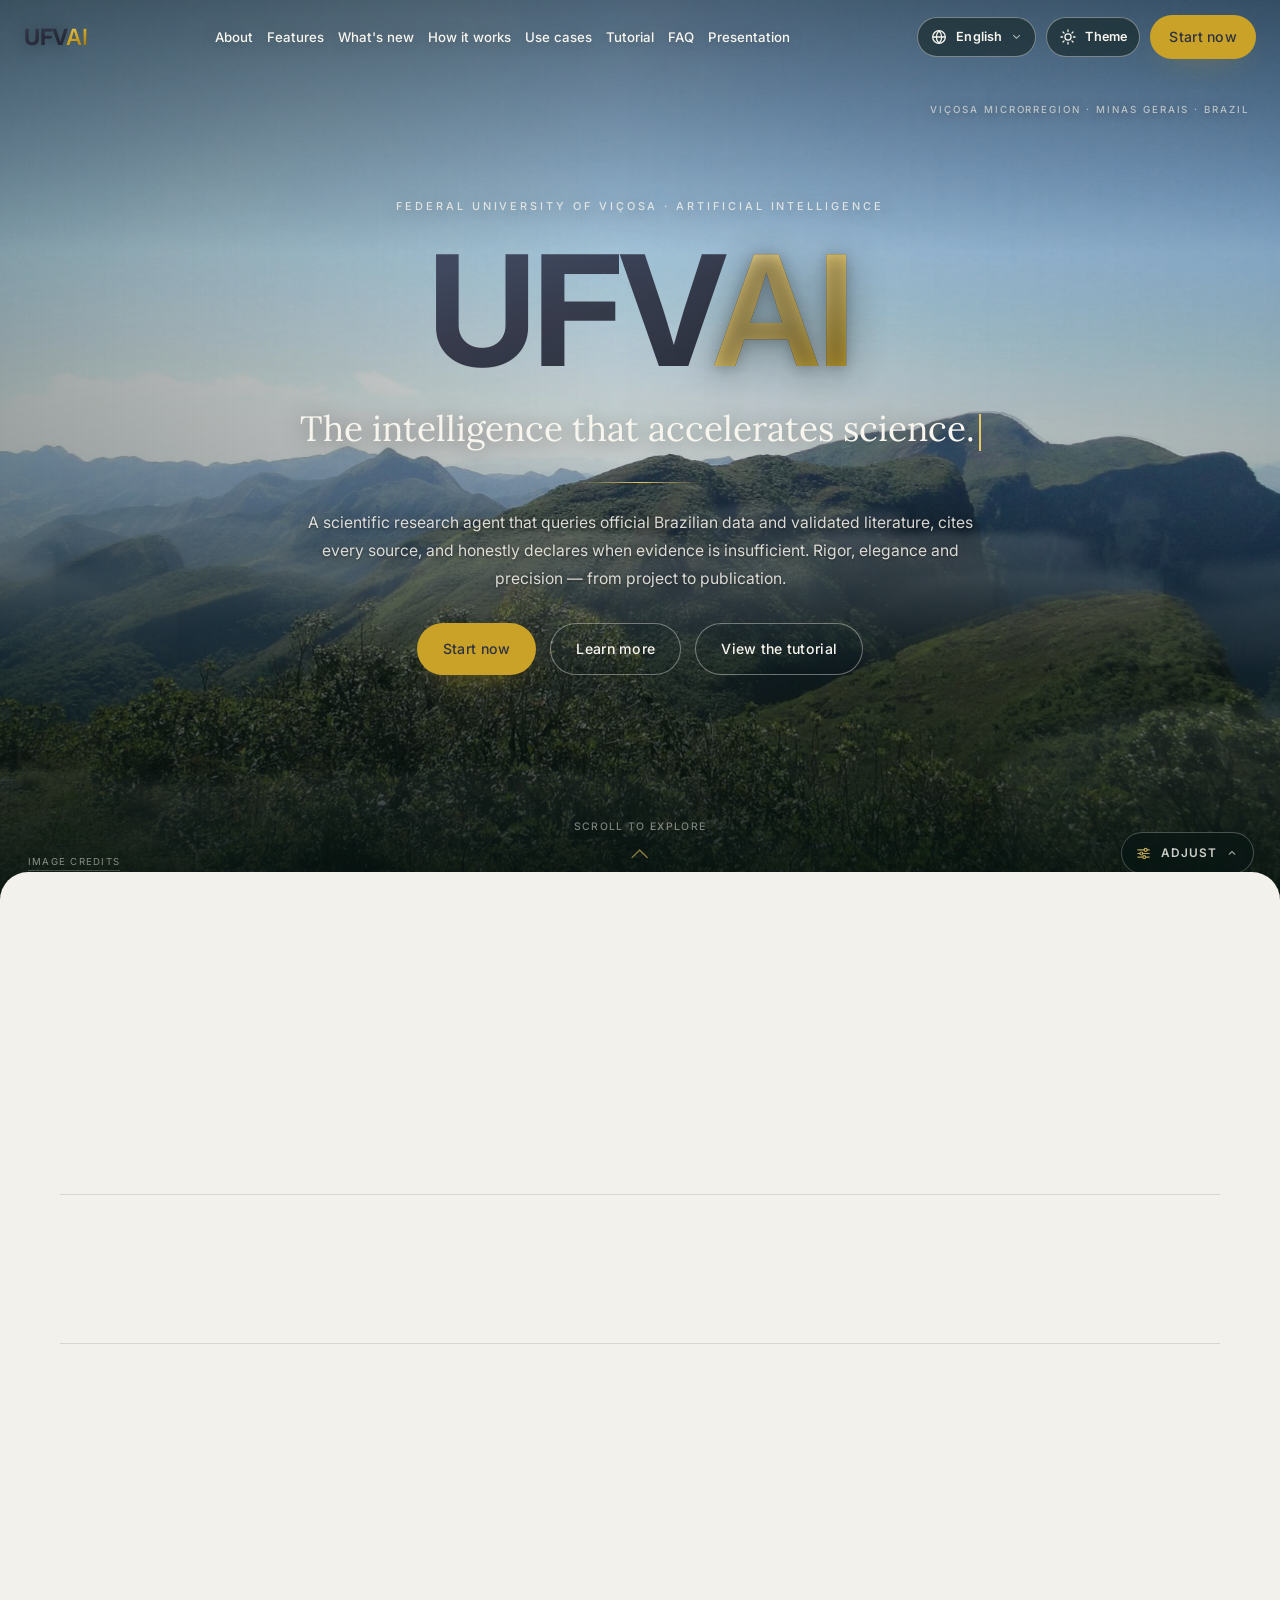
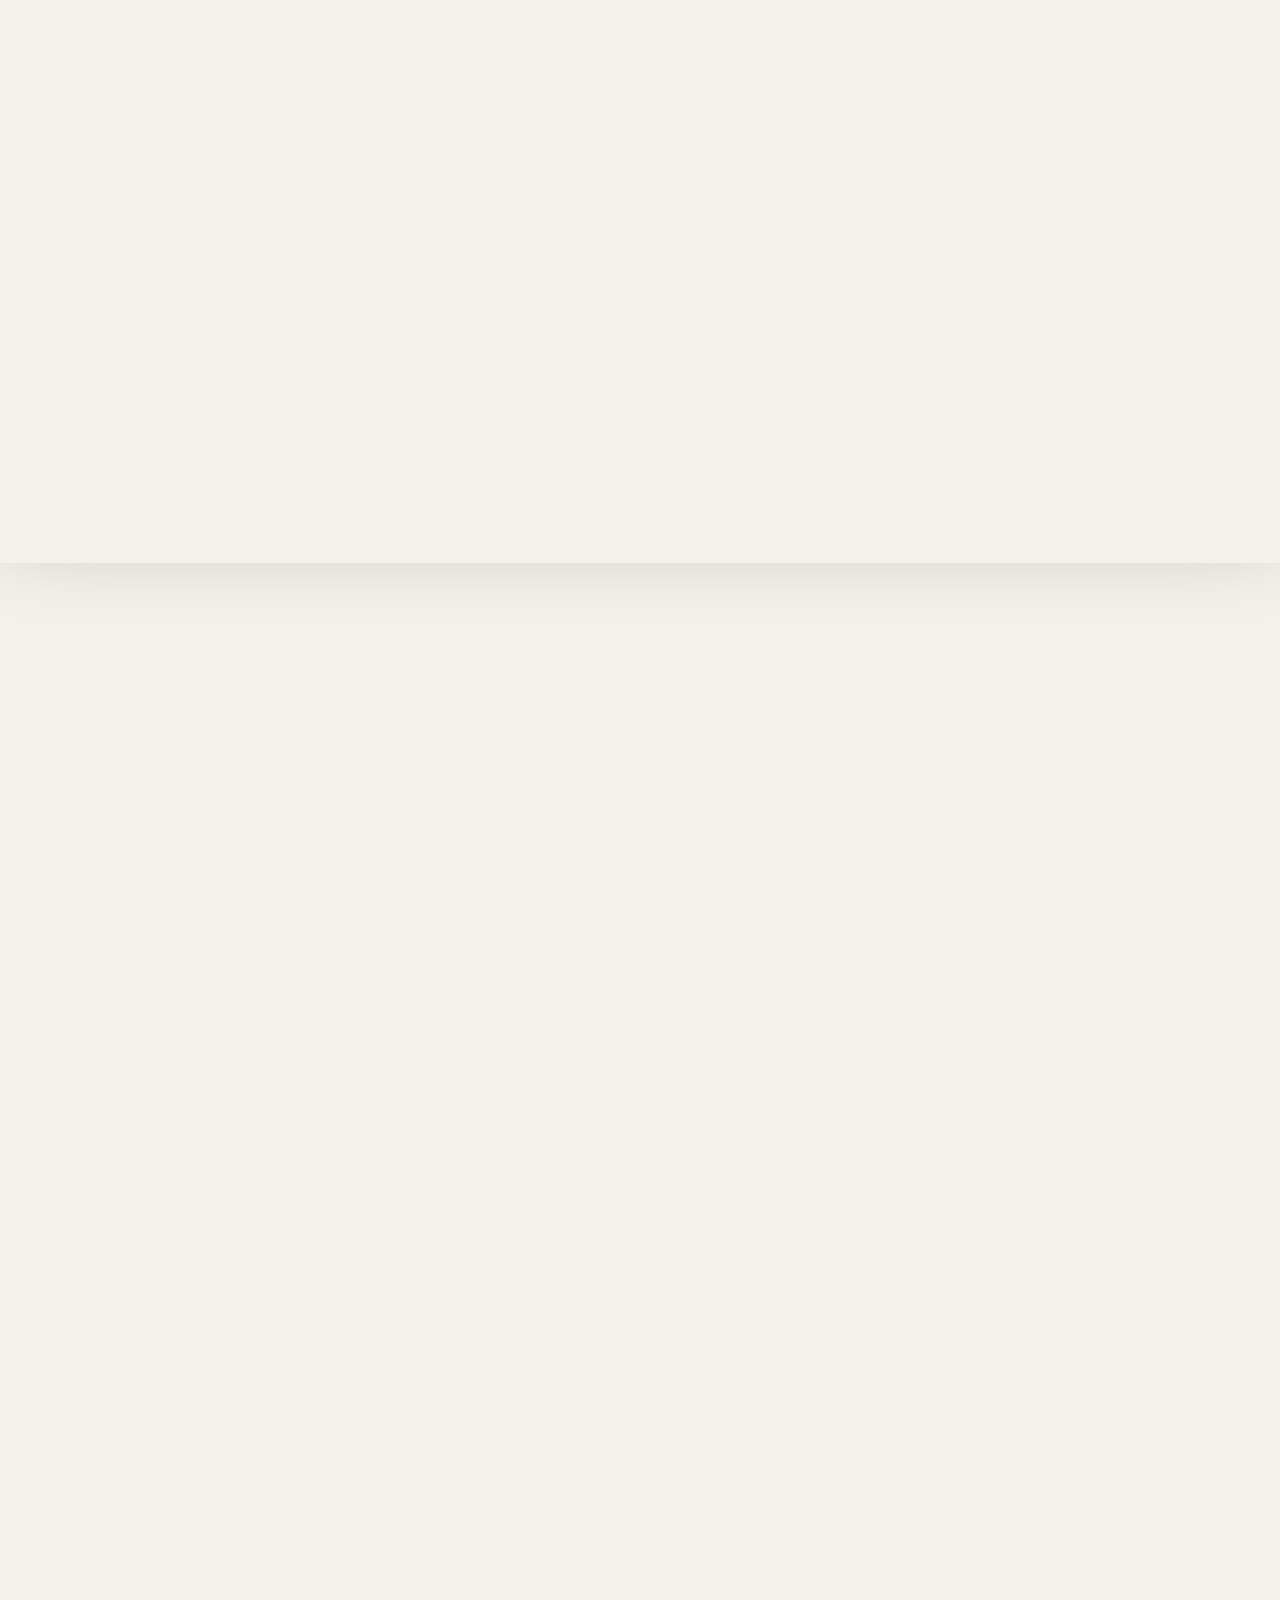
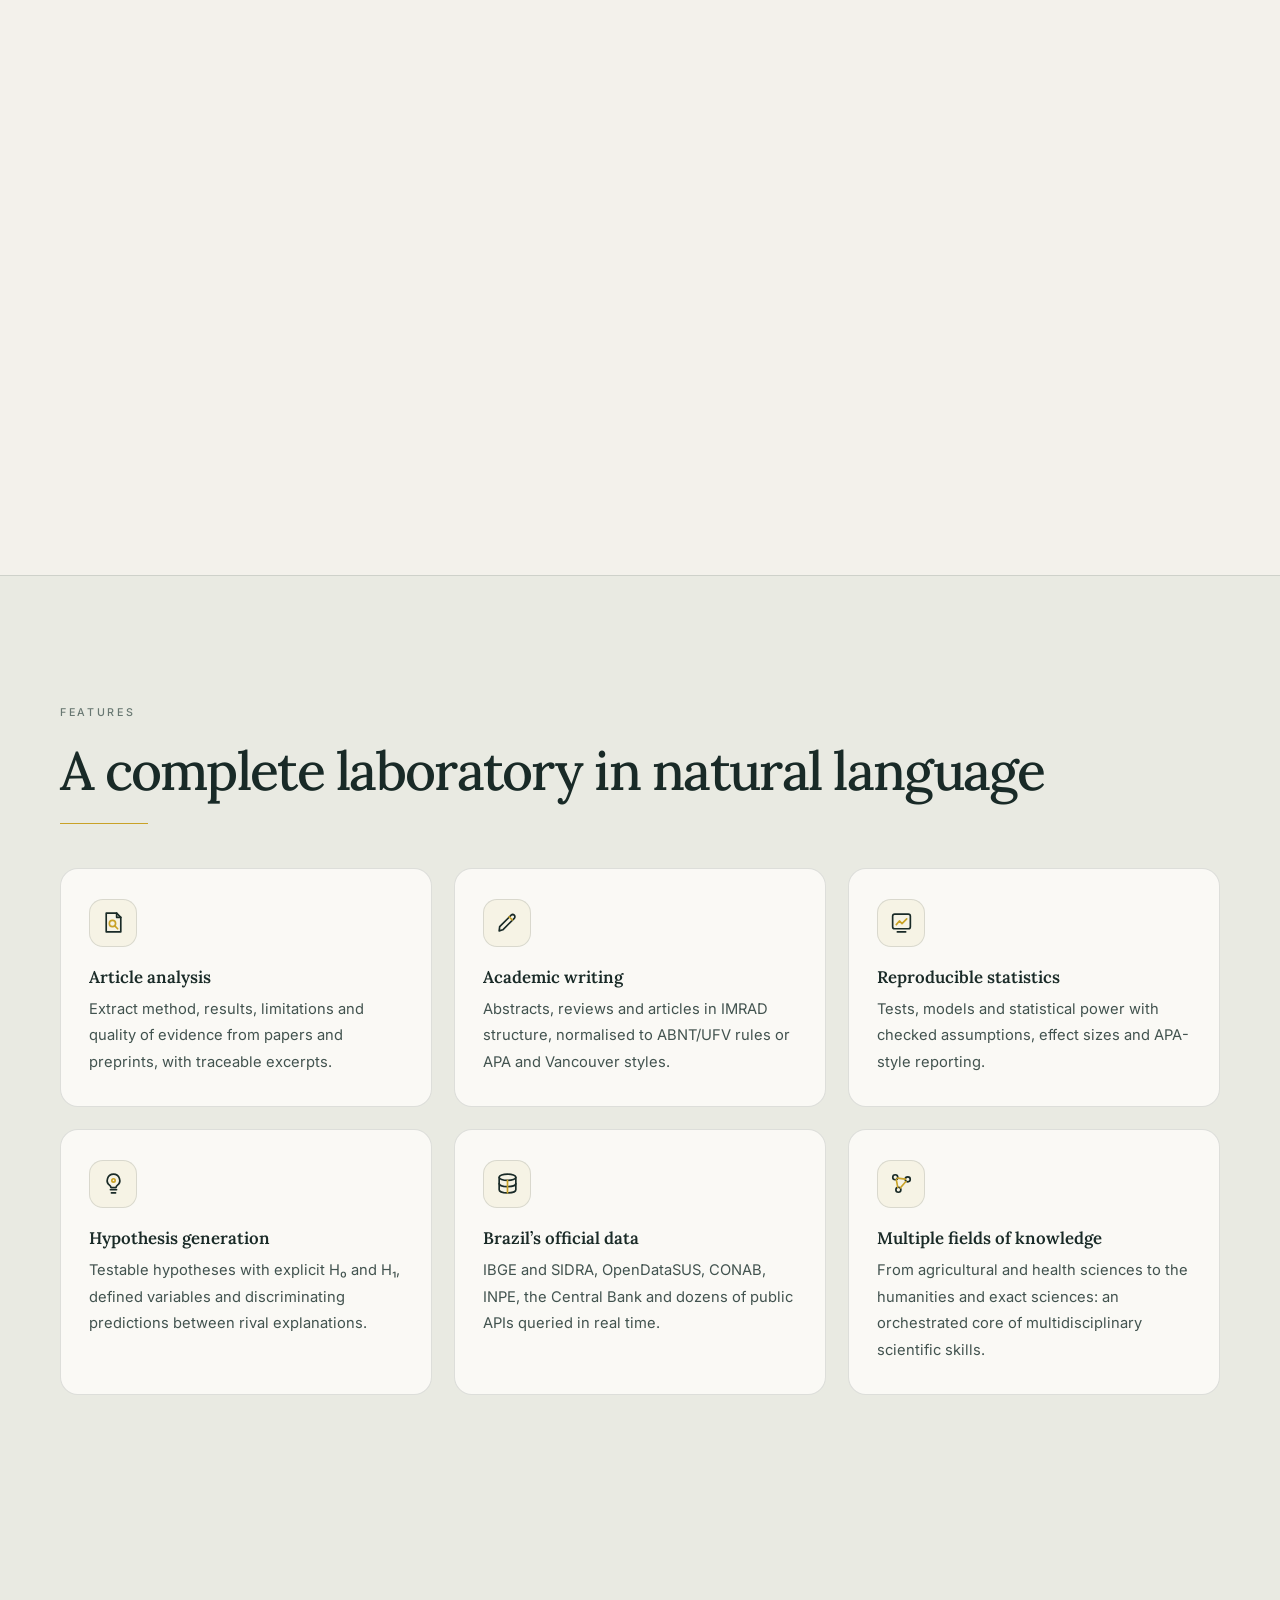
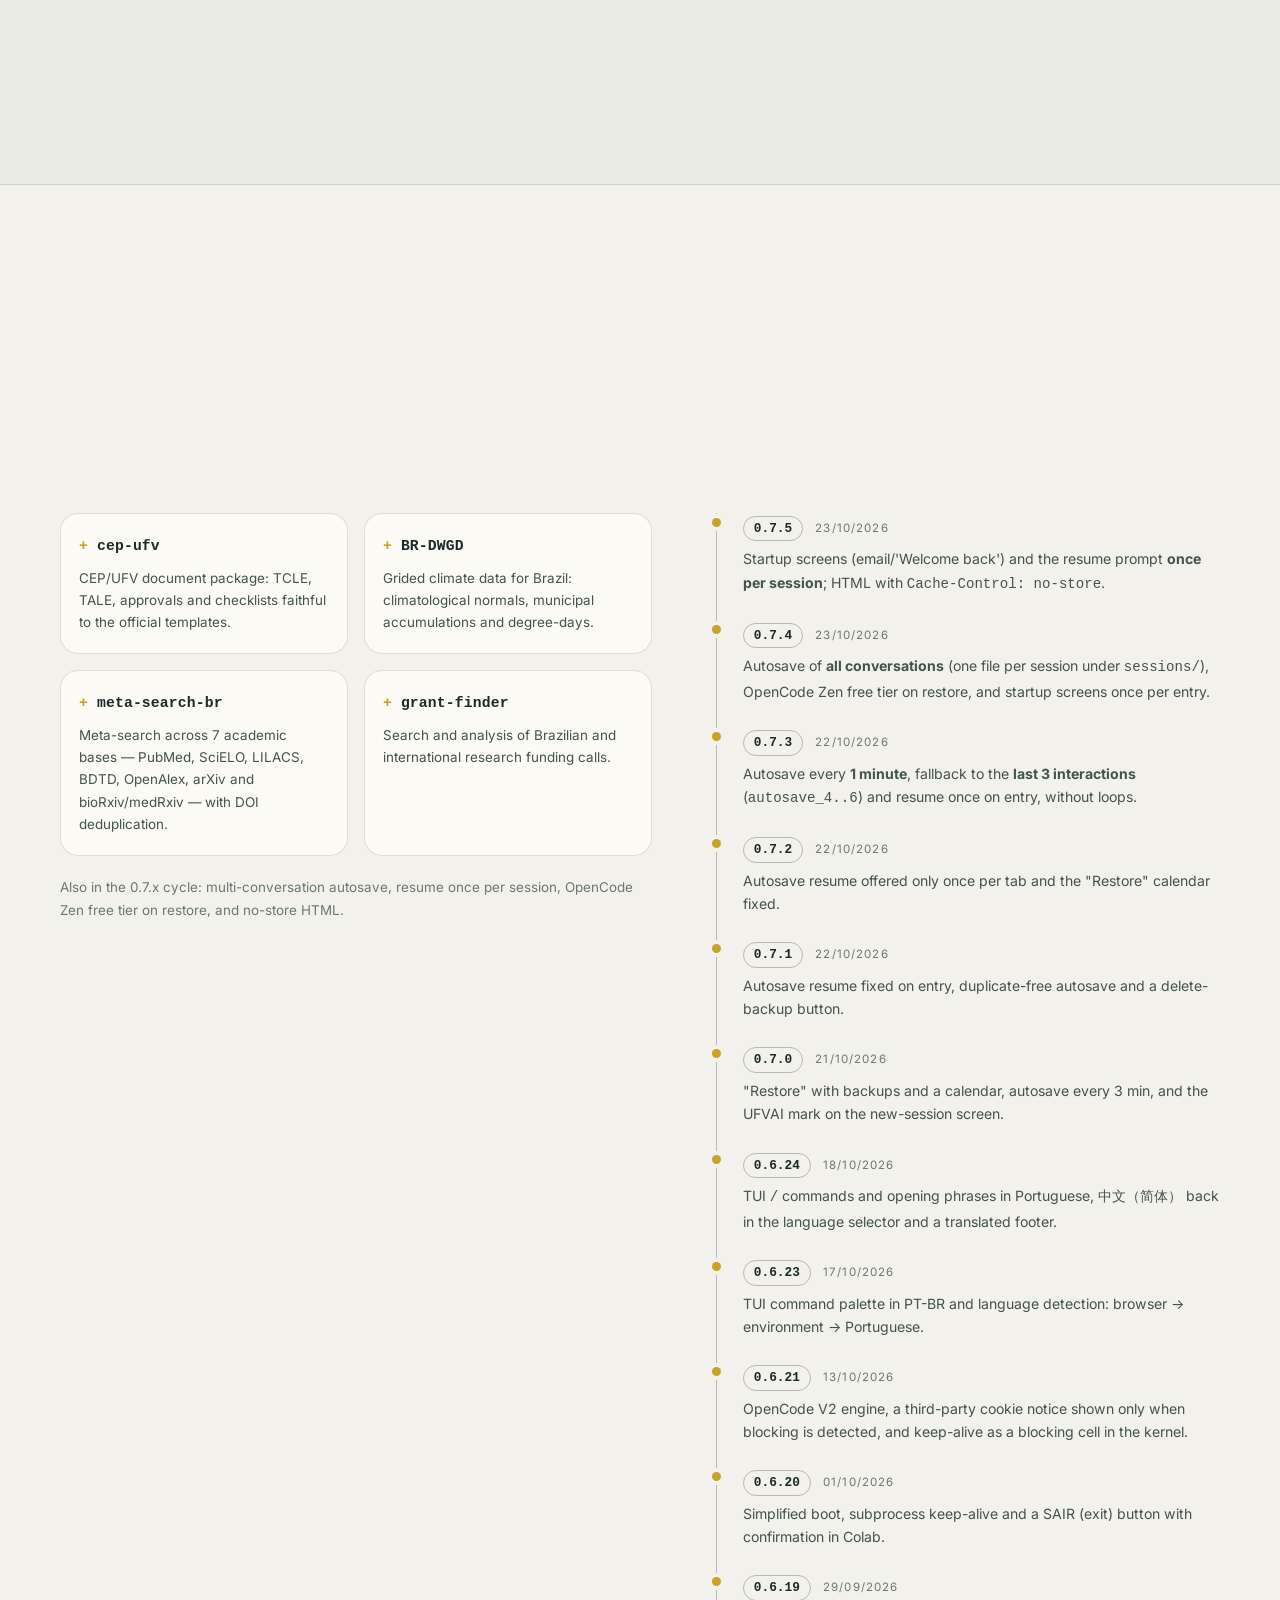
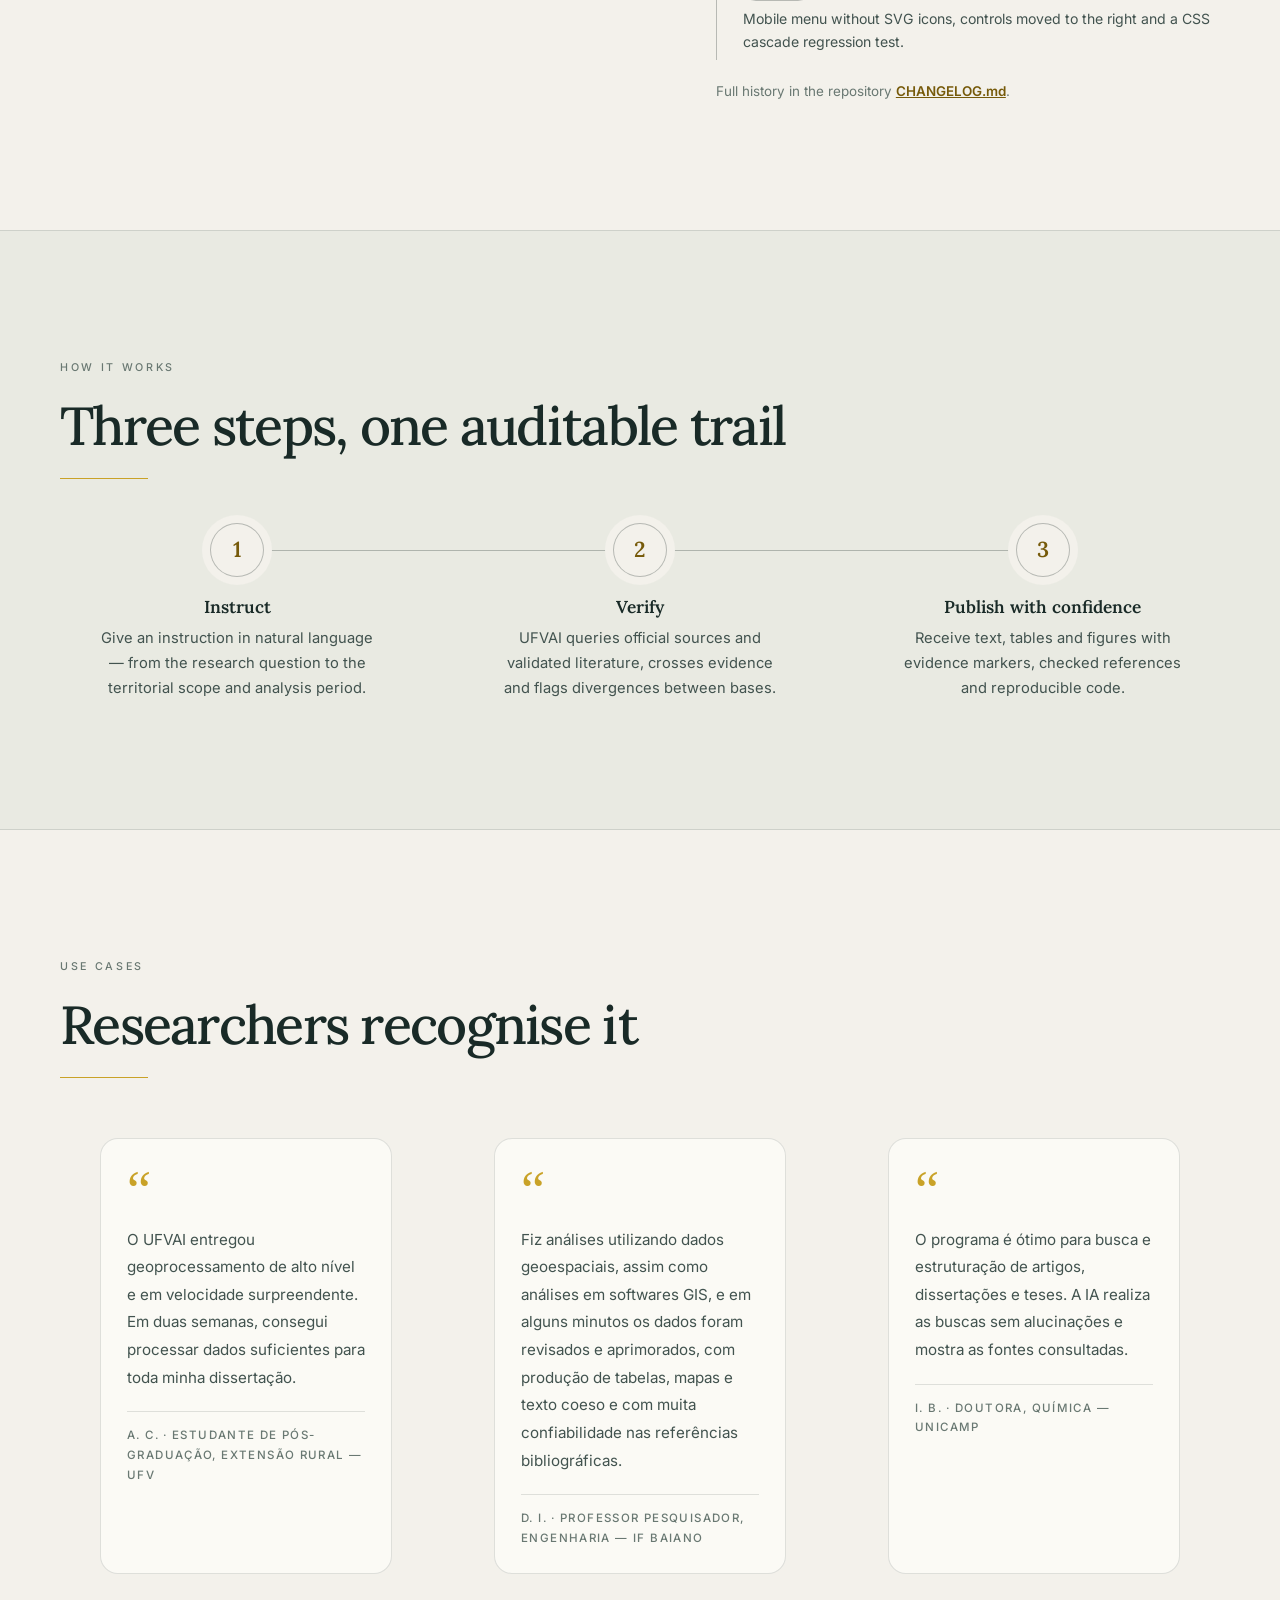
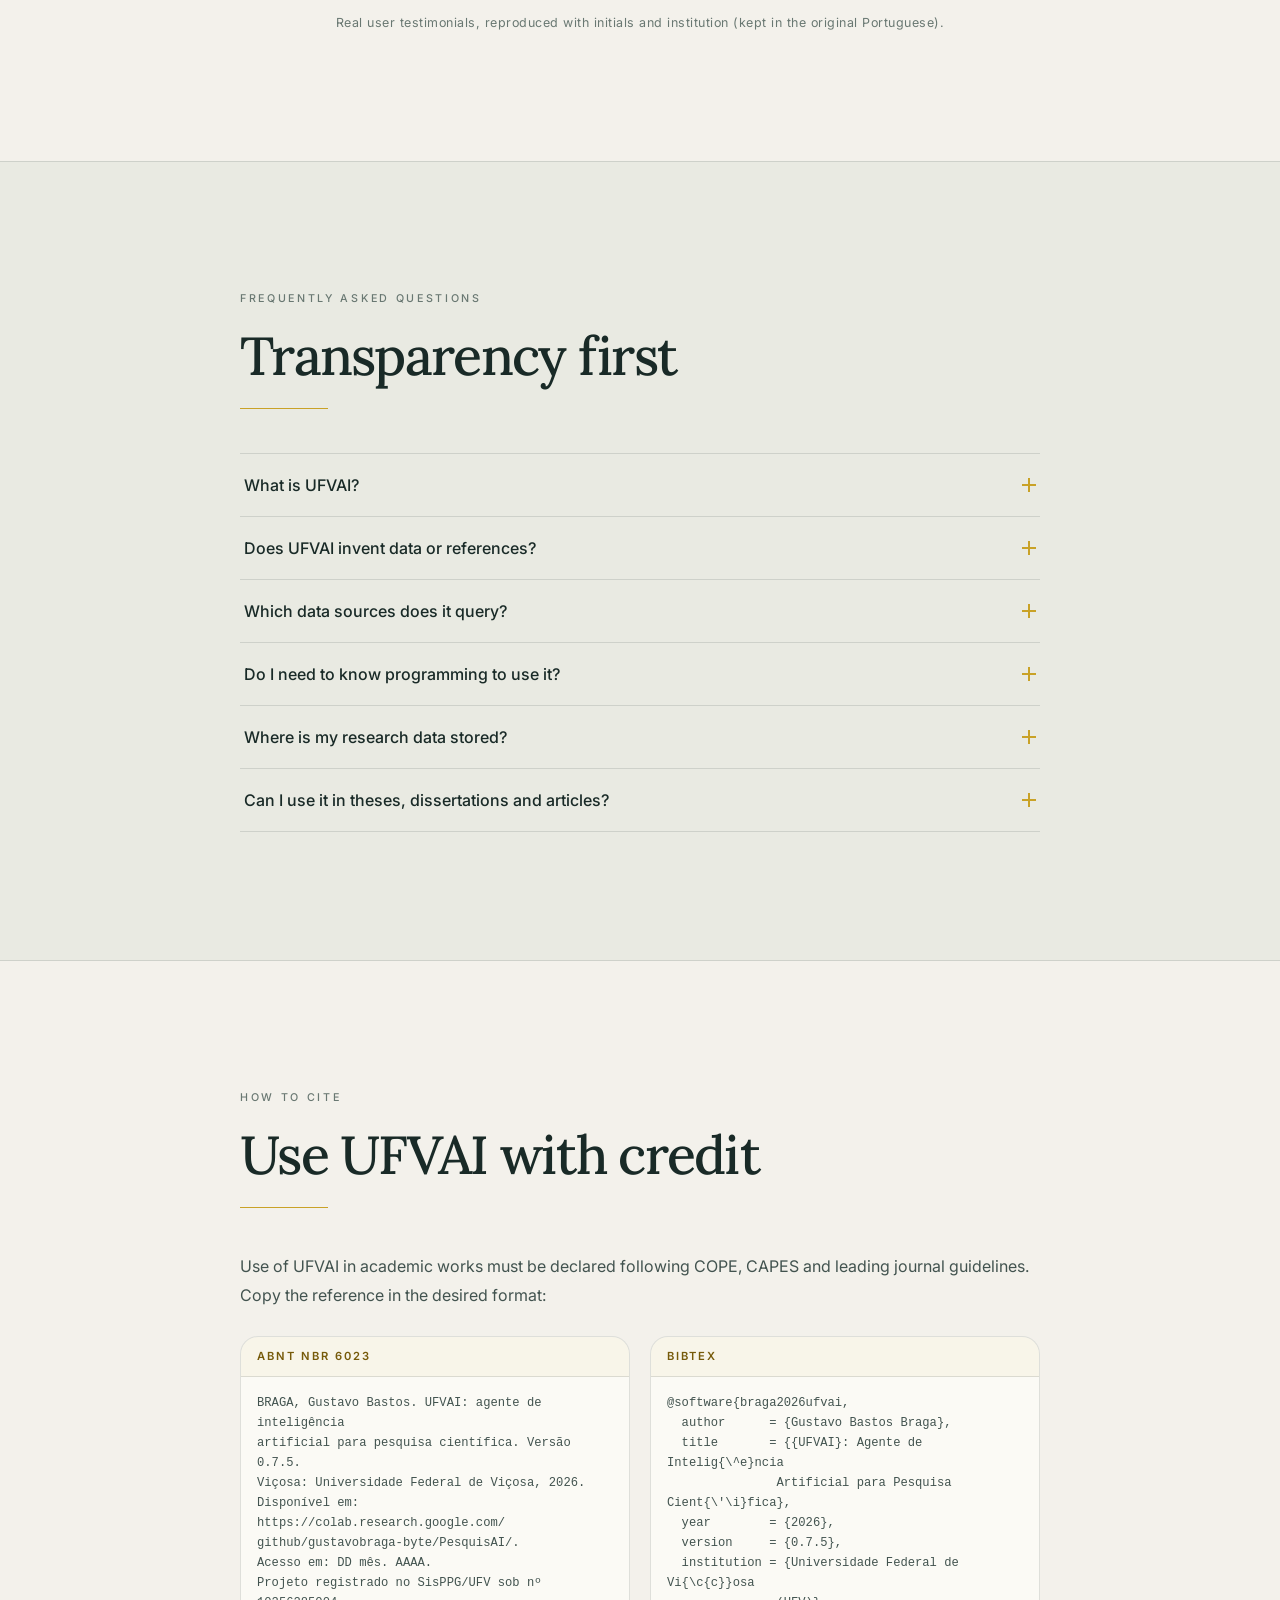
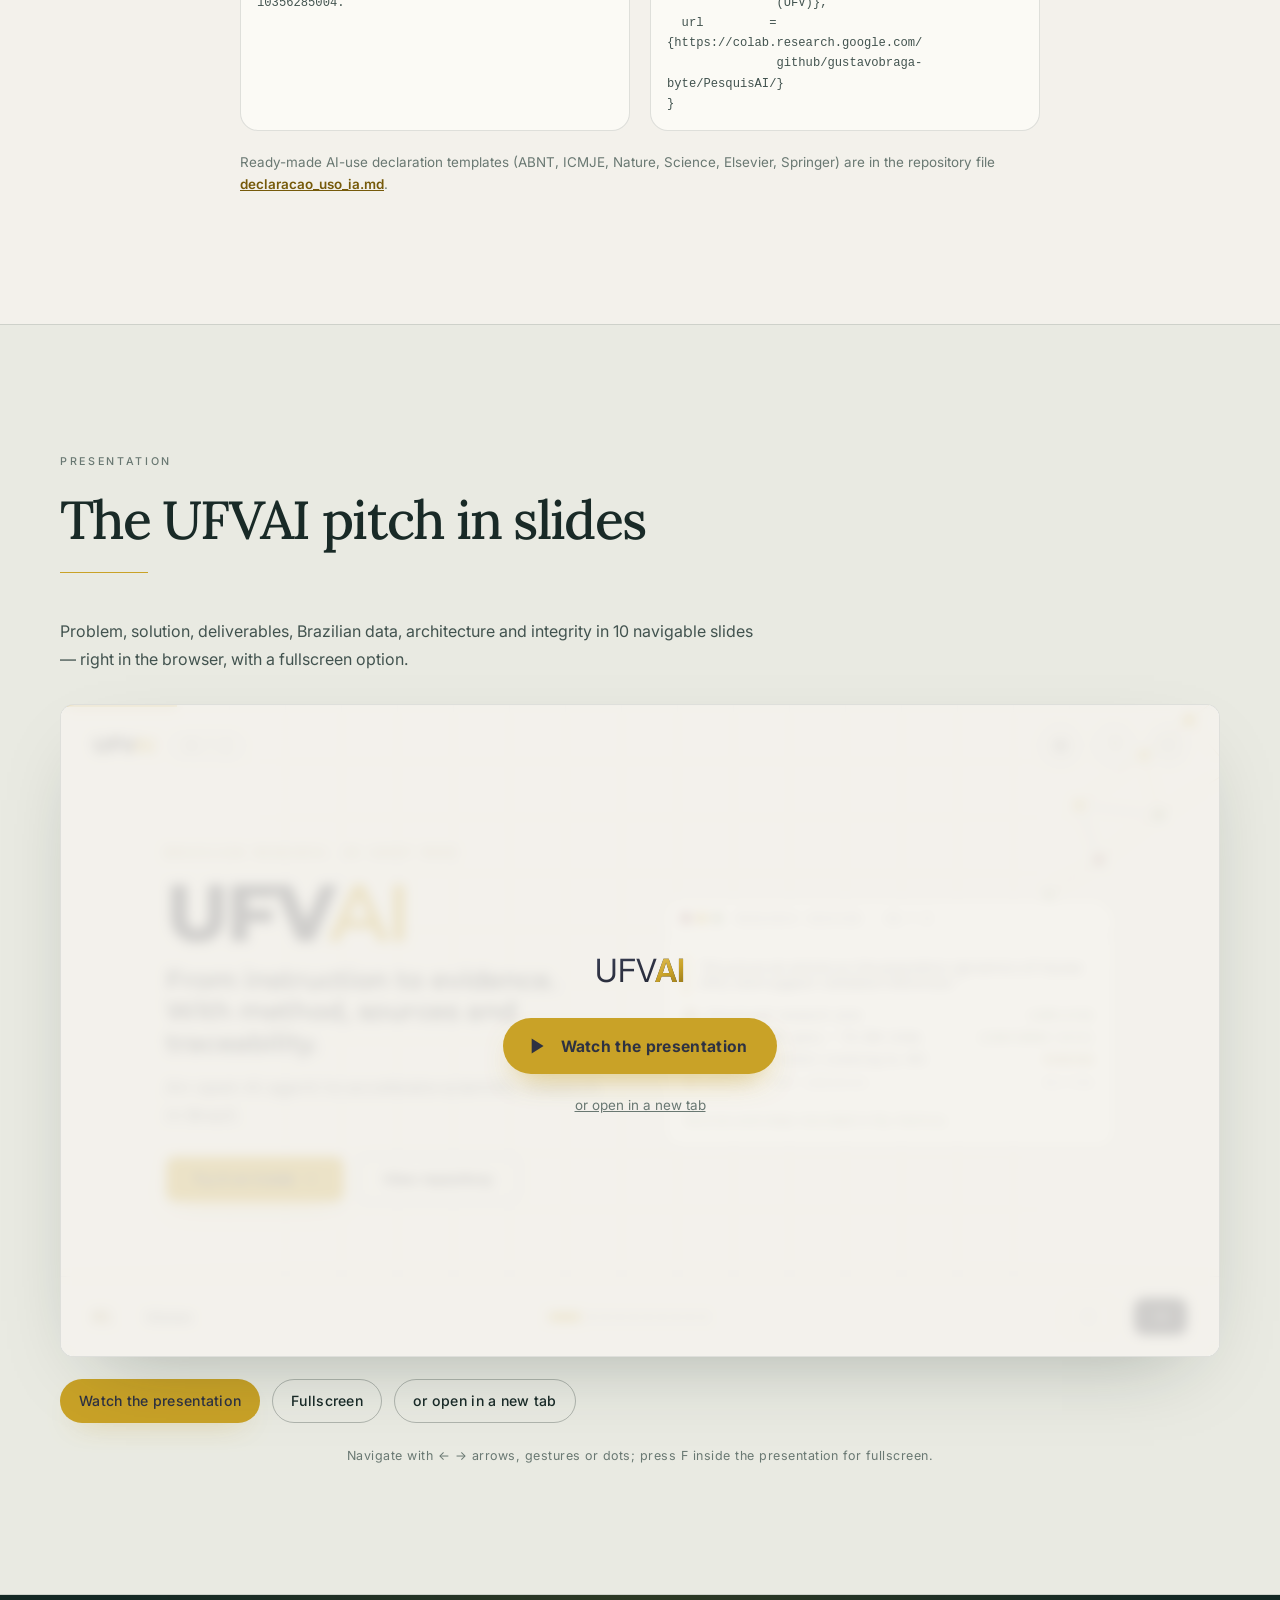
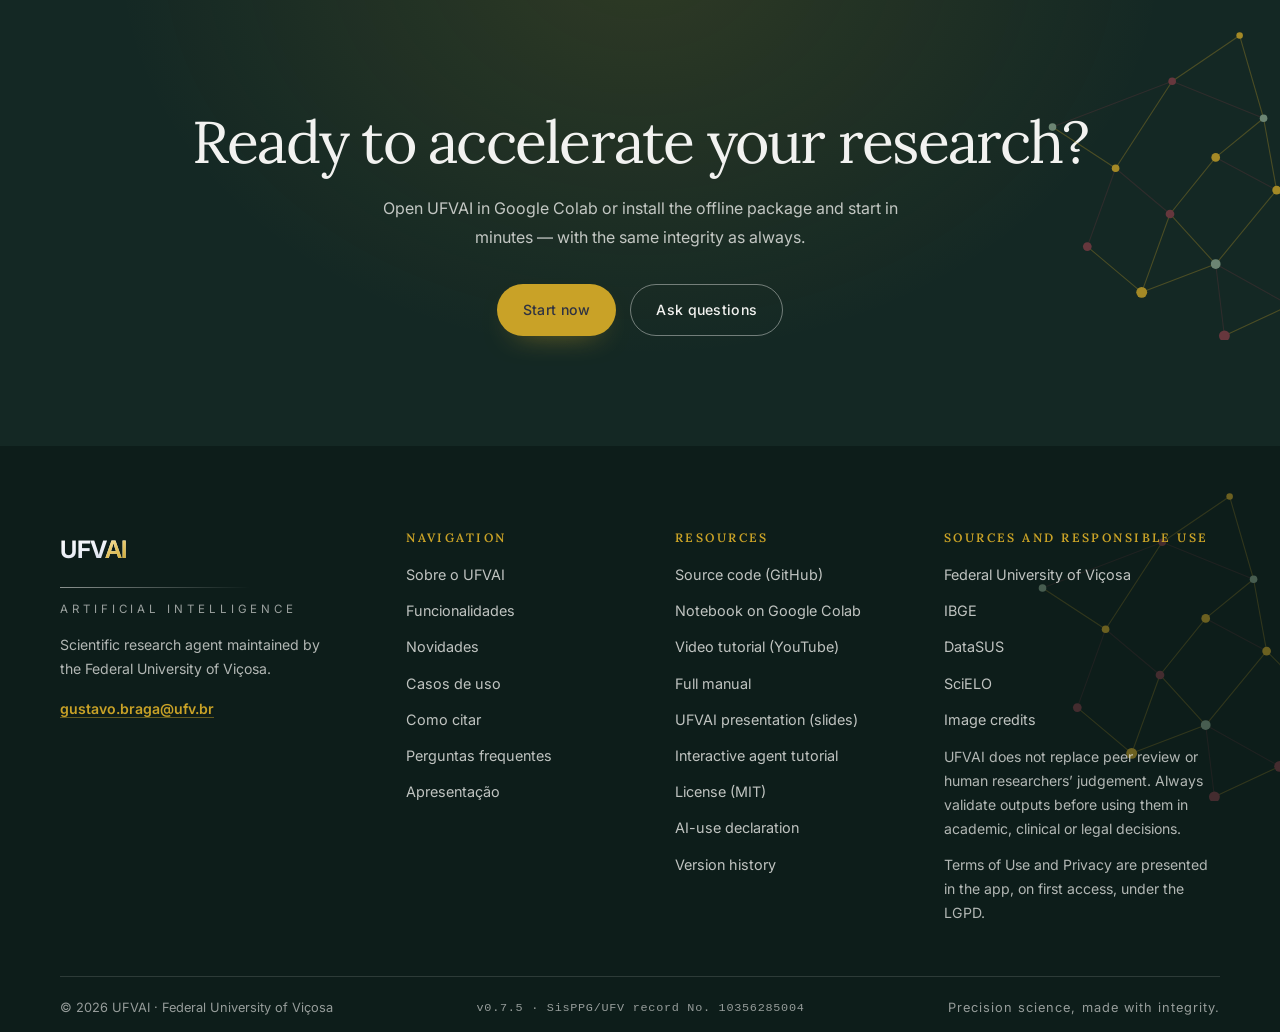
<file: v2/index.html>
<!DOCTYPE html>
<html lang="pt-BR">
<head>
<meta charset="UTF-8">
<meta name="viewport" content="width=device-width, initial-scale=1.0">
<title>UFVAI — Inteligência Artificial para a Ciência | Universidade Federal de Viçosa</title>
<meta name="description" content="UFVAI é o agente de inteligência artificial científica da Universidade Federal de Viçosa: análise de artigos, escrita acadêmica, estatística reprodutível e dados oficiais do Brasil com integridade e citação de fontes.">
<meta name="author" content="Universidade Federal de Viçosa — UFVAI">
<meta name="robots" content="index, follow">
<meta name="theme-color" content="#F2F2F0" media="(prefers-color-scheme: light)">
<meta name="theme-color" content="#171A24" media="(prefers-color-scheme: dark)">
<link rel="canonical" href="https://ufvai.ufv.br/">
<!-- Open Graph -->
<meta property="og:type" content="website">
<meta property="og:locale" content="pt_BR">
<meta property="og:site_name" content="UFVAI">
<meta property="og:title" content="UFVAI — A inteligência que acelera a ciência">
<meta property="og:description" content="Agente de IA científica da UFV: pesquisa com fontes oficiais, citações validadas e zero fabricação de dados.">
<meta property="og:url" content="https://ufvai.ufv.br/">
<!-- Ao publicar no GitHub Pages, trocar og:url/og:image/canonical pela URL real; mantido placeholder institucional -->
<meta property="og:image" content="https://ufvai.ufv.br/og-logo.jpg">
<meta name="twitter:card" content="summary_large_image">
<meta name="twitter:title" content="UFVAI — A inteligência que acelera a ciência">
<meta name="twitter:description" content="Agente de IA científica da UFV: pesquisa com fontes oficiais, citações validadas e zero fabricação de dados.">
<meta name="twitter:image" content="https://ufvai.ufv.br/og-logo.jpg">
<link rel="icon" type="image/svg+xml" href="favicon.svg">
<link rel="icon" type="image/png" sizes="64x64" href="favicon-64.png">
<link rel="icon" type="image/png" sizes="128x128" href="favicon-128.png">
<link rel="apple-touch-icon" sizes="180x180" href="favicon-180.png">
<link rel="preconnect" href="https://fonts.googleapis.com">
<link rel="preconnect" href="https://fonts.gstatic.com" crossorigin>
<link href="https://fonts.googleapis.com/css2?family=Inter:wght@300;400;500;600;700&family=Lora:ital,wght@0,400;0,500;0,600;1,400;1,500&display=swap" rel="stylesheet">
<link rel="preload" as="image" href="assets/hero-minas-serra.webp" fetchpriority="high">
<link rel="stylesheet" href="styles.css">
<link rel="stylesheet" href="v5.css">
<link rel="stylesheet" href="v6.css">
<noscript><style>html.i18n-pending body{opacity:1}</style></noscript>
<script>
/* Aplica o tema salvo antes da pintura (evita flash de tema errado). Padrão: claro. */
(function () {
  try {
    if (localStorage.getItem('ufvai-theme') === 'dark') {
      document.documentElement.setAttribute('data-theme', 'dark');
    }
  } catch (e) { /* armazenamento indisponível: segue padrão claro */ }
})();
</script>
<script>
/* ══ Idioma antes da primeira pintura ═════════════════════════════════
   Ordem de precedência: escolha salva > idioma do navegador > pt-BR.
   - Lê a lista navigator.languages (não só a primeira): quem tem
     pt-BR como 2ª opção e en-US como 1ª fica em inglês, mas quem tem
     es-419/fr-CA/zh-TW cai no idioma-base certo.
   - Marca <html data-lang> e data-lang-source para a UI avisar
     "detectado do navegador".
   - Enquanto o i18n.js não aplica as traduções, o body fica oculto
     (html.i18n-pending); há um failsafe para nunca deixar a página em
     branco se o script falhar. */
(function () {
  var root = document.documentElement;
  root.className += (root.className ? ' ' : '') + 'i18n-pending';

  function base(tag) {
    var t = String(tag || '').toLowerCase();
    if (t.indexOf('zh') === 0) return 'zh';
    if (t.indexOf('en') === 0) return 'en';
    if (t.indexOf('es') === 0) return 'es';
    if (t.indexOf('fr') === 0) return 'fr';
    if (t.indexOf('pt') === 0) return 'pt';
    return null;
  }
  var HTML = { pt: 'pt-BR', en: 'en-US', es: 'es-ES', fr: 'fr-FR', zh: 'zh-CN' };

  var saved = null;
  try { saved = localStorage.getItem('ufvai-lang'); } catch (e) {}
  if (saved && !HTML[saved]) saved = null;

  var nav = [];
  try {
    if (navigator.languages && navigator.languages.length) nav = Array.prototype.slice.call(navigator.languages);
    else if (navigator.language) nav = [navigator.language];
    else if (navigator.userLanguage) nav = [navigator.userLanguage];
  } catch (e) {}

  var detected = null;
  for (var i = 0; i < nav.length && !detected; i++) detected = base(nav[i]);

  var lang = saved || detected || 'pt';
  root.lang = HTML[lang];
  root.setAttribute('data-lang', lang);
  root.setAttribute('data-lang-source', saved ? 'saved' : (detected ? 'browser' : 'default'));
  root.setAttribute('data-lang-detected', detected || 'pt');

  /* Failsafe: se o i18n.js não rodar (rede, erro), libera a página. */
  window.setTimeout(function () {
    if (root.className.indexOf('i18n-pending') !== -1) {
      root.className = root.className.replace(/\s*i18n-pending\b/, '') + ' i18n-ready';
    }
  }, 1600);
})();
</script>
<script type="application/ld+json">
{
  "@context": "https://schema.org",
  "@type": "SoftwareApplication",
  "name": "UFVAI",
  "alternateName": "UFVAI — Inteligência Artificial",
  "applicationCategory": "ResearchApplication",
  "operatingSystem": "Web, Google Colab, Linux (pacote .deb)",
  "description": "Agente de inteligência artificial científica mantido pela Universidade Federal de Viçosa: análise de artigos, escrita acadêmica, estatística reprodutível, geração de hipóteses e consulta a dados oficiais do Brasil com política de zero fabricação de dados.",
  "creator": {
    "@type": "Organization",
    "name": "Universidade Federal de Viçosa",
    "url": "https://www.ufv.br"
  },
  "offers": { "@type": "Offer", "price": "0", "priceCurrency": "BRL" },
  "featureList": [
    "Análise de artigos científicos",
    "Escrita acadêmica ABNT, APA e Vancouver",
    "Análise estatística reprodutível",
    "Geração de hipóteses testáveis",
    "Consulta a dados oficiais brasileiros (IBGE, DataSUS, CONAB, INPE)",
    "Memória persistente de pesquisa"
  ]
}
</script>
</head>
<body>
<a class="skip-link" href="#conteudo" data-i18n="skip">Ir para o conteúdo principal</a>

<!-- ══ Símbolo reutilizável: constelação de rede neural (motivo do logo oficial) ══ -->
<svg width="0" height="0" style="position:absolute" aria-hidden="true" focusable="false">
  <symbol id="constel" viewBox="0 0 400 400">
    <g class="cl cl--a">
      <line x1="392" y1="10" x2="312" y2="36"/><line x1="368" y1="74" x2="330" y2="142"/>
      <line x1="262" y1="86" x2="232" y2="142"/><line x1="396" y1="134" x2="330" y2="142"/>
      <line x1="284" y1="184" x2="242" y2="234"/><line x1="196" y1="98" x2="162" y2="182"/>
      <line x1="314" y1="260" x2="242" y2="234"/><line x1="162" y1="182" x2="204" y2="292"/>
    </g>
    <g class="cl cl--b">
      <line x1="392" y1="10" x2="368" y2="74"/><line x1="312" y1="36" x2="368" y2="74"/>
      <line x1="312" y1="36" x2="262" y2="86"/><line x1="368" y1="74" x2="396" y2="134"/>
      <line x1="262" y1="86" x2="330" y2="142"/><line x1="232" y1="142" x2="284" y2="184"/>
      <line x1="330" y1="142" x2="284" y2="184"/><line x1="330" y1="142" x2="356" y2="210"/>
      <line x1="232" y1="142" x2="196" y2="98"/><line x1="284" y1="184" x2="356" y2="210"/>
      <line x1="262" y1="86" x2="196" y2="98"/><line x1="242" y1="234" x2="162" y2="182"/>
      <line x1="356" y1="210" x2="314" y2="260"/><line x1="196" y1="98" x2="120" y2="120"/>
      <line x1="120" y1="120" x2="162" y2="182"/><line x1="204" y1="292" x2="242" y2="234"/>
    </g>
    <g class="nds">
      <circle class="nd nd--wine" cx="392" cy="10"  r="6"   style="animation-delay:0s"/>
      <circle class="nd nd--gold" cx="312" cy="36"  r="5"   style="animation-delay:.6s"/>
      <circle class="nd nd--wine" cx="368" cy="74"  r="5"   style="animation-delay:1.2s"/>
      <circle class="nd nd--gold" cx="262" cy="86"  r="4"   style="animation-delay:1.8s"/>
      <circle class="nd nd--wine" cx="396" cy="134" r="5"   style="animation-delay:2.4s"/>
      <circle class="nd nd--sage" cx="330" cy="142" r="4.5" style="animation-delay:.9s"/>
      <circle class="nd nd--gold" cx="232" cy="142" r="4"   style="animation-delay:1.5s"/>
      <circle class="nd nd--wine" cx="284" cy="184" r="4"   style="animation-delay:2.1s"/>
      <circle class="nd nd--gold" cx="356" cy="210" r="5"   style="animation-delay:2.7s"/>
      <circle class="nd nd--sage" cx="196" cy="98"  r="3.5" style="animation-delay:3.3s"/>
      <circle class="nd nd--gold" cx="242" cy="234" r="3.5" style="animation-delay:.3s"/>
      <circle class="nd nd--wine" cx="314" cy="260" r="4"   style="animation-delay:1.1s"/>
      <circle class="nd nd--wine" cx="162" cy="182" r="3.5" style="animation-delay:1.7s"/>
      <circle class="nd nd--sage" cx="204" cy="292" r="3.5" style="animation-delay:2.3s"/>
      <circle class="nd nd--gold" cx="120" cy="120" r="3"   style="animation-delay:2.9s"/>
    </g>
  </symbol>
</svg>

<!-- ══════════════════════════════ HEADER ══════════════════════════════ -->
<header class="topbar" id="topo">
  <div class="container topbar__inner">
    <a class="brand" href="#topo" aria-label="UFVAI — página inicial">
      <span class="brand__word">UFV<em>AI</em></span>
    </a>
    <nav class="nav" id="nav-principal" aria-label="Navegação principal">
      <ul>
        <li><a href="#sobre" data-i18n="nav.sobre">Sobre</a></li>
        <li><a href="#funcionalidades" data-i18n="nav.func">Funcionalidades</a></li>
        <li><a href="#novidades" data-i18n="nav.nov">Novidades</a></li>
        <li><a href="#como-funciona" data-i18n="nav.como">Como funciona</a></li>
        <li><a href="#casos" data-i18n="nav.casos">Casos de uso</a></li>
        <li><a href="tutorial.html" target="_blank" rel="noopener" data-i18n="nav.tut">Tutorial</a></li>
        <li><a href="#faq" data-i18n="nav.faq">FAQ</a></li>
        <li><a href="#apresentacao" data-i18n="nav.apres">Apresentação</a></li>
      </ul>
    </nav>
    <div class="topbar__actions">
      <div class="lang-switch" id="lang-switch">
        <button class="ctrl ctrl--lang" id="lang-btn" type="button" aria-haspopup="true" aria-expanded="false" aria-label="Idioma / Language" title="Idioma da interface">
          <svg class="ico" viewBox="0 0 24 24" aria-hidden="true" focusable="false">
            <circle cx="12" cy="12" r="8.4"/>
            <path d="M3.6 12h16.8"/>
            <path d="M12 3.6c2.35 2.3 3.6 5.2 3.6 8.4s-1.25 6.1-3.6 8.4c-2.35-2.3-3.6-5.2-3.6-8.4S9.65 5.9 12 3.6Z"/>
          </svg>
          <span class="ctrl__text" id="lang-current-name">Português</span>
          <span class="ctrl__code" id="lang-current">PT</span>
          <svg class="ctrl__chev" viewBox="0 0 24 24" aria-hidden="true" focusable="false"><path d="M6.5 9.75 12 15.25l5.5-5.5"/></svg>
        </button>
        <div class="lang-menu" id="lang-menu" role="menu" aria-label="Idioma / Language">
          <p class="lang-menu__hint" id="lang-hint" hidden></p>
          <p class="lang-menu__title" aria-hidden="true">Idioma da interface</p>
          <button type="button" role="menuitemradio" aria-checked="true" data-lang="pt"><span class="lang-native">Português</span><span class="lang-code">PT</span></button>
          <button type="button" role="menuitemradio" aria-checked="false" data-lang="en"><span class="lang-native">English</span><span class="lang-code">EN</span></button>
          <button type="button" role="menuitemradio" aria-checked="false" data-lang="es"><span class="lang-native">Español</span><span class="lang-code">ES</span></button>
          <button type="button" role="menuitemradio" aria-checked="false" data-lang="fr"><span class="lang-native">Français</span><span class="lang-code">FR</span></button>
          <button type="button" role="menuitemradio" aria-checked="false" data-lang="zh"><span class="lang-native">中文</span><span class="lang-code">ZH</span></button>
        </div>
      </div>
      <button class="ctrl ctrl--theme" id="theme-toggle" type="button" aria-pressed="false" aria-label="Ativar modo escuro" title="Alternar tema claro/escuro">
        <svg class="ico icon-sun" viewBox="0 0 24 24" aria-hidden="true" focusable="false">
          <circle cx="12" cy="12" r="4.1"/>
          <path d="M12 2.6v2.1M12 19.3v2.1M2.6 12h2.1M19.3 12h2.1M5.3 5.3l1.5 1.5M17.2 17.2l1.5 1.5M5.3 18.7l1.5-1.5M17.2 6.8l1.5-1.5"/>
        </svg>
        <svg class="ico icon-moon" viewBox="0 0 24 24" aria-hidden="true" focusable="false">
          <path d="M20.2 14.1A8.4 8.4 0 0 1 9.9 3.8a8.6 8.6 0 1 0 10.3 10.3Z"/>
          <path d="M15.6 4.2v1.8M14.7 5.1h1.8"/>
        </svg>
        <span class="ctrl__text" id="theme-label">Tema</span>
      </button>
      <a class="btn btn--gold btn--sm" href="https://colab.research.google.com/github/gustavobraga-byte/PesquisAI/blob/main/PesquisAI.ipynb" target="_blank" rel="noopener" data-i18n="cta.start">Começar agora</a>
      <button class="nav-toggle" id="nav-toggle" type="button" aria-expanded="false" aria-controls="nav-principal" aria-label="Abrir menu">
        <span></span><span></span><span></span>
      </button>
    </div>
  </div>
</header>

<main id="conteudo">

  <!-- ══════════════════════════════ HERO V5 · MINAS + UFV (cena viva) ══════════════════════════════ -->
  <section class="hero" id="hero" aria-labelledby="hero-titulo" data-cloud-state="loading">
    <div class="hero__media" aria-hidden="true">
      <img class="hero__photo" id="hero-photo" src="assets/hero-minas-serra.webp"
           srcset="assets/hero-minas-serra-960.webp 960w, assets/hero-minas-serra.webp 1920w"
           sizes="100vw" alt="" fetchpriority="high" decoding="async">
      <!-- Paralaxe em 3 planos: a foto base é o plano DISTANTE; estes
           dois recortes (mascarados) são o plano MÉDIO (massa verde) e
           o PRÓXIMO (vegetação do 1º plano), deslocados em taxas próprias. -->
      <div class="hero__plane hero__plane--mid" aria-hidden="true"></div>
      <div class="hero__plane hero__plane--near" aria-hidden="true"></div>
      <canvas class="hero__canvas" id="hero-clouds" aria-hidden="true"></canvas>
      <div class="hero__wash"></div>
      <div class="hero__mist hero__mist--one"></div>
      <div class="hero__mist hero__mist--two"></div>
      <div class="hero__grain"></div>
      <div class="hero__veil" id="hero-veil"></div>
    </div>

    <canvas class="hero__canvas-front" id="hero-clouds-front" aria-hidden="true"></canvas>

    <p class="hero__place" data-i18n="hero.location">Microrregião de Viçosa · Minas Gerais · Brasil</p>

    <div class="container hero__grid">
      <div class="hero__copy">
        <p class="eyebrow" data-i18n="hero.eyebrow">Universidade Federal de Viçosa · Inteligência Artificial</p>
        <h1 class="hero__title" id="hero-titulo">
          <span class="wordmark wordmark--xl" aria-label="UFVAI">UFV<em>AI</em></span>
          <span class="hero__typed-line">
            <span class="sr-only" data-i18n="hero.typedSr">A inteligência que acelera a ciência.</span>
            <span id="typed" aria-hidden="true"></span><span class="caret" aria-hidden="true"></span>
          </span>
        </h1>
        <div class="rule" role="presentation"></div>
        <p class="hero__sub" data-i18n="hero.sub">
          Um agente de pesquisa científica que consulta dados oficiais do Brasil e literatura
          validada, cita cada fonte e declara honestamente quando não há evidência suficiente.
          Rigor, elegância e precisão — do projeto à publicação.
        </p>
        <div class="hero__cta" id="comecar">
          <a class="btn btn--gold" href="https://colab.research.google.com/github/gustavobraga-byte/PesquisAI/blob/main/PesquisAI.ipynb" target="_blank" rel="noopener" data-i18n="cta.start">Começar agora</a>
          <a class="btn btn--ghost" href="#sobre" data-i18n="hero.more">Saiba mais</a>
          <a class="btn btn--ghost" href="tutorial.html" target="_blank" rel="noopener" data-i18n="hero.tut">Ver o tutorial</a>
        </div>
      </div>
    </div>

    <a class="hero__credits" href="assets/credits.html" target="_blank" rel="noopener" data-i18n="hero.credits">Créditos das imagens</a>

    <!-- Painel de ajustes do cenário: 4 sliders ROTULADOS, com valor
         visível e botão de restaurar. A semântica (data-cloud-controls,
         data-key, hero__control, hero__control-range) é a que o hero.js
         consome — só a apresentação mudou. -->
    <div class="hctrl" id="hero-controls">
      <button class="hctrl__toggle" id="hctrl-toggle" type="button"
              aria-expanded="false" aria-controls="hctrl-panel"
              aria-label="Ajustes visuais do cenário" title="Ajustes visuais do cenário">
        <svg class="ico" viewBox="0 0 24 24" aria-hidden="true" focusable="false">
          <path d="M4 7h9M17 7h3M4 12h3M11 12h9M4 17h7M15 17h5"/>
          <circle cx="15" cy="7" r="2.1"/>
          <circle cx="9" cy="12" r="2.1"/>
          <circle cx="13" cy="17" r="2.1"/>
        </svg>
        <span class="hctrl__label" id="hctrl-label">Ajustes</span>
        <svg class="hctrl__chev" viewBox="0 0 24 24" aria-hidden="true" focusable="false"><path d="M6.5 14.5 12 9l5.5 5.5"/></svg>
      </button>

      <div class="hctrl__panel" id="hctrl-panel" data-cloud-controls="true"
           role="group" data-i18n-aria="hero.controlsAria" aria-label="Aparência do hero">
        <div class="hctrl__head">
          <span class="hctrl__title" id="hctrl-title">Ajustes do cenário</span>
          <button class="hctrl__reset" id="hctrl-reset" type="button" title="Voltar aos valores padrão">
            <svg class="ico" viewBox="0 0 24 24" aria-hidden="true" focusable="false">
              <path d="M4.2 10.4A8.2 8.2 0 1 1 4 13.6"/>
              <path d="M4 5.6v4.9h4.9"/>
            </svg>
            <span id="hctrl-reset-label">Restaurar</span>
          </button>
          <button class="hctrl__close" id="hctrl-close" type="button" aria-label="Fechar ajustes" title="Fechar">
            <svg class="ico" viewBox="0 0 24 24" aria-hidden="true" focusable="false"><path d="M6.5 6.5l11 11M17.5 6.5l-11 11"/></svg>
          </button>
        </div>

        <label class="hctrl__row hero__control" data-key="cloudAmount" style="--progress: 0" title="Nuvens: 65%">
          <span class="hctrl__ico" aria-hidden="true">
            <svg class="ico" viewBox="0 0 24 24" focusable="false">
              <path d="M7 18.2a4.2 4.2 0 0 1-.3-8.4 5.4 5.4 0 0 1 10.4-.9A3.85 3.85 0 0 1 17.6 18.2Z"/>
            </svg>
          </span>
          <span class="hctrl__name hero__control-label" data-i18n="hero.cloud">Nuvens</span>
          <output class="hctrl__val" for="rng-cloud">65%</output>
          <input class="hero__control-range" id="rng-cloud" type="range" min="0.65" max="5" step="0.05" value="0.65"
                 data-i18n-aria="hero.cloud" aria-label="Nuvens" aria-valuetext="65%">
        </label>

        <label class="hctrl__row hero__control" data-key="flowSpeed" style="--progress: 0.1892" title="Velocidade: 3.0×">
          <span class="hctrl__ico" aria-hidden="true">
            <svg class="ico" viewBox="0 0 24 24" focusable="false">
              <path d="M4.2 16a8.2 8.2 0 1 1 15.6 0"/>
              <path d="M12 16l3.9-4.6"/>
              <circle cx="12" cy="16" r="1.5" class="ico--fill"/>
            </svg>
          </span>
          <span class="hctrl__name hero__control-label" data-i18n="hero.speed">Velocidade</span>
          <output class="hctrl__val" for="rng-speed">3.0×</output>
          <input class="hero__control-range" id="rng-speed" type="range" min="0.2" max="15" step="0.1" value="3"
                 data-i18n-aria="hero.speed" aria-label="Velocidade" aria-valuetext="3.0×">
        </label>

        <label class="hctrl__row hero__control" data-key="ink" style="--progress: 0.9" title="Marca: 90%">
          <span class="hctrl__ico" aria-hidden="true">
            <svg class="ico" viewBox="0 0 24 24" focusable="false">
              <circle cx="12" cy="12" r="8.2"/>
              <path d="M12 3.8a8.2 8.2 0 0 1 0 16.4Z" class="ico--fill"/>
            </svg>
          </span>
          <span class="hctrl__name hero__control-label" data-i18n="hero.logo">Marca</span>
          <output class="hctrl__val" for="rng-ink">90%</output>
          <input class="hero__control-range" id="rng-ink" type="range" min="0" max="1" step="0.01" value="0.9"
                 data-i18n-aria="hero.logo" aria-label="Marca" aria-valuetext="90%">
        </label>

        <label class="hctrl__row hero__control" data-key="immersion" style="--progress: 1" title="Cobertura: 100%">
          <span class="hctrl__ico" aria-hidden="true">
            <svg class="ico" viewBox="0 0 24 24" focusable="false">
              <path d="M12 3.4 3.6 7.6 12 11.8l8.4-4.2Z"/>
              <path d="M3.6 12.2 12 16.4l8.4-4.2"/>
              <path d="M3.6 16.6 12 20.8l8.4-4.2"/>
            </svg>
          </span>
          <span class="hctrl__name hero__control-label" data-i18n="hero.coverage">Cobertura</span>
          <output class="hctrl__val" for="rng-cover">100%</output>
          <input class="hero__control-range" id="rng-cover" type="range" min="0" max="1" step="0.01" value="1"
                 data-i18n-aria="hero.coverage" aria-label="Cobertura" aria-valuetext="100%">
        </label>
      </div>
    </div>

    <button class="hero__scroll" id="hero-scroll" type="button" data-i18n-aria="hero.scrollAria" aria-label="Rolar para a demonstração e o conteúdo do site">
      <span data-i18n="hero.scroll">Role para explorar</span>
      <svg class="hero__scroll-chev" viewBox="0 0 24 24" aria-hidden="true" focusable="false"><path fill="currentColor" fill-rule="evenodd" clip-rule="evenodd" d="M11.39 8.46a.67.67 0 0 1 .95 0l7.3 7.28a.67.67 0 1 1-.95.95L12 10.37l-6.36 6.34a.67.67 0 1 1-.95-.95l7.3-7.28Z"/></svg>
    </button>
  </section>

  <!-- ══════════════════════════════ DEMONSTRAÇÃO + NÚMEROS ══════════════════════════════ -->
  <section class="demo-stage" id="demonstracao" aria-labelledby="demo-stage-title">
    <div class="container">
      <div class="demo-stage__head reveal">
        <p class="eyebrow" data-i18n="demo.stageEyebrow">UFVAI em funcionamento</p>
        <h2 class="section__title" id="demo-stage-title" data-i18n="demo.stageTitle">Da abertura à pesquisa, em uma única trilha.</h2>
      </div>

        <dl class="stats" aria-label="Números do UFVAI">
          <div class="stat reveal">
            <dt class="sr-only" data-i18n="stats.skills">Skills científicas integradas</dt>
            <dd class="stat__value"><span data-count="174">0</span></dd>
            <dd class="stat__label" data-i18n="stats.skills">skills científicas integradas</dd>
          </div>
          <div class="stat reveal">
            <dt class="sr-only" data-i18n="stats.datasus">Datasets de saúde pública</dt>
            <dd class="stat__value"><span data-count="139">0</span></dd>
            <dd class="stat__label" data-i18n="stats.datasus">datasets de saúde pública</dd>
          </div>
          <div class="stat reveal">
            <dt class="sr-only" data-i18n="stats.agro">Fontes de dados do agronegócio</dt>
            <dd class="stat__value"><span data-count="38">0</span><span class="stat__plus">+</span></dd>
            <dd class="stat__label" data-i18n="stats.agro">fontes de dados do agro</dd>
          </div>
          <div class="stat reveal">
            <dt class="sr-only" data-i18n="stats.bases">Bases acadêmicas na meta-busca</dt>
            <dd class="stat__value"><span data-count="7">0</span></dd>
            <dd class="stat__label" data-i18n="stats.bases">bases acadêmicas na meta-busca</dd>
          </div>
        </dl>

      <!-- Demo animada: boot → Termos (e-mail + aceite) → tela principal -->
      <div class="hero__demo reveal">
        <div class="screen" id="screen-demo" role="group" data-i18n-aria="hero.demoAria"
             aria-label="Demonstração animada do fluxo de abertura do UFVAI: tela de carregamento, aceite dos Termos de Uso e tela principal com o agente ativo">
          <p class="sr-only" data-i18n="hero.demoSr">
            Sequência ilustrativa da abertura real do UFVAI: tela de carregamento com etapas,
            janela de Termos de Uso com nome e e-mail e aceite conforme a LGPD, e tela principal
            com o agente ativo, a versão 0.7.5 e uma conversa de exemplo com marcadores de evidência.
          </p>

          <!-- Estágio 1 · tela de carregamento -->
          <section class="screen__panel panel--boot is-active" id="panel-boot" aria-hidden="false">
            <span class="wordmark wordmark--sm" aria-hidden="true">UFV<em>AI</em></span>
            <div class="boot__bar" aria-hidden="true"><span id="boot-fill"></span></div>
            <p class="boot__pct" aria-hidden="true"><span id="boot-pct">0</span>%</p>
            <ul class="boot__list" id="boot-list" aria-hidden="true">
              <li data-i18n="demo.boot1">Verificando dependências</li>
              <li data-i18n="demo.boot2">Carregando chaves de API</li>
              <li data-i18n="demo.boot3">Iniciando terminal interativo (ttyd)</li>
              <li data-i18n="demo.boot4">Iniciando o servidor web</li>
            </ul>
            <span class="btn btn--gold btn--sm boot__open" id="boot-open" aria-hidden="true" data-i18n="demo.open">ABRIR O UFVAI</span>
          </section>

          <!-- Estágio 2 · Termos de Uso (nome, e-mail, aceite) -->
          <section class="screen__panel panel--terms" id="panel-terms" aria-hidden="true">
            <h3 class="terms__title" data-i18n="demo.termsTitle">Termos de Uso</h3>
            <div class="terms__box" aria-hidden="true">
              <p data-i18n="demo.termsP1">Seus dados (nome e e-mail) permanecem no seu Drive ou na sua máquina.</p>
              <p data-i18n="demo.termsP2">Telemetria anônima opcional (LGPD, opt-out). Revogação a qualquer momento.</p>
            </div>
            <label class="field"><span data-i18n="demo.name">Nome</span><input id="t-name" type="text" readonly value="" autocomplete="off" tabindex="-1"></label>
            <label class="field"><span data-i18n="demo.email">E-mail</span><input id="t-email" type="text" readonly value="" autocomplete="off" tabindex="-1"></label>
            <label class="check"><input type="checkbox" id="chk-terms" disabled tabindex="-1"><span aria-hidden="true"></span><span data-i18n="demo.accept">Li e aceito os Termos de Uso</span></label>
            <label class="check"><input type="checkbox" id="chk-ga" disabled checked tabindex="-1"><span aria-hidden="true"></span><span data-i18n="demo.ga">Estatísticas anônimas (GA4)</span></label>
            <span class="btn btn--gold btn--sm terms__btn" id="terms-btn" aria-hidden="true" data-i18n="demo.activate">ATIVAR O UFVAI</span>
          </section>

          <!-- Estágio 3 · tela principal (wrapper real, v0.7.5) -->
          <section class="screen__panel panel--app" id="panel-app" aria-hidden="true">
            <!-- barra superior real -->
            <div class="app-top">
              <span class="wordmark wordmark--xs app-brand" aria-hidden="true">UFV<em>AI</em></span>
              <span class="app-ver">v0.7.5</span>
              <span class="status"><span class="status-dot" aria-hidden="true"></span><span data-i18n="demo.active">agente ativo</span></span>
              <span class="app-icons" aria-hidden="true">
                <span class="app-ico">▤</span><span class="app-ico">◫</span><span class="app-ico">≡</span>
                <span class="app-ico">◐</span><span class="app-ico app-ico--lang" id="demo-lang-chip">pt-BR</span>
              </span>
              <span class="app-actions" aria-hidden="true">
                <span class="app-btn">Salvar backup</span>
                <span class="app-btn app-btn--gold">Restaurar</span>
                <span class="app-btn">Drive</span>
                <span class="app-btn app-btn--exit">SAIR</span>
              </span>
            </div>

            <!-- abas do wrapper -->
            <div class="app-tabs" aria-hidden="true">
              <span class="app-tab is-active">Terminal PesquisAI (UFVAI)</span>
              <span class="app-tab">Pesquisa sobre adoção de práticas…</span>
              <span class="app-tab-plus">+</span>
            </div>

            <!-- terminal + painel de contexto -->
            <div class="app-main">
              <div class="term" id="chat-body" aria-live="polite"></div>
              <aside class="ctx" aria-hidden="true">
                <p class="ctx-title">Pesquisa sobre adoção de práticas agroecológicas por agricultores familiares</p>
                <p class="ctx-label">Contexto</p>
                <div class="ctx-bar"><span></span></div>
                <p class="ctx-meta">264.5K tokens · 25% usado</p>
                <p class="ctx-meta">$0.14 gasto</p>
                <hr>
                <p class="ctx-label">Autosave</p>
                <p class="ctx-meta">1 min · Drive</p>
                <p class="ctx-label">Sessão</p>
                <p class="ctx-meta">ativa</p>
              </aside>
            </div>

            <!-- barra de status do terminal -->
            <div class="app-status" aria-hidden="true">
              <span class="app-status-path">/content/drive/My Drive/PesquisAI</span>
              <span class="app-status-right">264.5K (25%) · $0.14 · ctrl+p commands</span>
            </div>

            <!-- rodapé real -->
            <div class="app-foot" aria-hidden="true">
              <span class="app-foot-brand">UFVAI</span>
              <span class="app-foot-chip">✉ gustavo.braga@ufv.br</span>
              <span class="app-foot-link">GitHub</span>
              <span class="app-foot-link">Site</span>
              <span class="app-foot-place">UFV · Viçosa-MG · Brasil</span>
              <span class="app-foot-right">
                <span class="app-foot-cta">Conectar Provedor de IA</span>
                <span class="app-foot-pow">Powered by OpenCode</span>
              </span>
            </div>
          </section>

          <button class="screen__replay" id="screen-replay" type="button" aria-label="Rever a demonstração" title="Rever a demonstração">
            <svg viewBox="0 0 24 24" aria-hidden="true"><polyline points="1 4 1 10 7 10"/><path d="M3.51 15a9 9 0 1 0 2.13-9.36L1 10"/></svg>
          </button>
        </div>
        <p class="demo__caption" data-i18n="hero.caption">Demonstração simulada da abertura real do UFVAI — nenhum dado é enviado.</p>
      </div>
    </div>
  </section>

  <!-- ══════════════════════════════ SOBRE ══════════════════════════════ -->
  <section class="section" id="sobre" aria-labelledby="sobre-titulo">
    <div class="container">
      <p class="eyebrow reveal" data-i18n="sobre.eyebrow">Sobre o UFVAI</p>
      <h2 class="section__title reveal" id="sobre-titulo" data-i18n="sobre.title">Ciência de precisão, <span class="accent">integridade</span> por padrão</h2>
      <div class="rule rule--short reveal" role="presentation"></div>
      <div class="sobre__grid">
        <div class="sobre__text reveal">
          <p data-i18n="sobre.p1">
            O <strong>UFVAI</strong> é um agente de inteligência artificial especializado em pesquisa
            científica, desenvolvido e mantido pela <strong>Universidade Federal de Viçosa</strong>.
            Treinado sobre um núcleo de competências científicas e conectado a fontes oficiais de
            dados brasileiros, ele atua como um pesquisador sênior remoto: metódico, transparente
            sobre incertezas e comprometido com a integridade científica.
          </p>
          <p data-i18n="sobre.p2">
            Cada afirmação quantitativa recebe um marcador de evidência. Cada referência bibliográfica
            passa por validação de identificadores persistentes. Cada análise guarda parâmetros,
            código e proveniência na <em>memória de pesquisa</em> do usuário — para que qualquer
            resultado possa ser reexecutado, auditado e citado.
          </p>
          <p class="sobre__markers" role="list" aria-label="Marcadores de evidência">
            <span class="marker marker--ok" role="listitem" data-i18n="sobre.m1">[DADO CONFIRMADO]</span>
            <span class="marker marker--est" role="listitem" data-i18n="sobre.m2">[ESTIMATIVA FUNDAMENTADA]</span>
            <span class="marker marker--none" role="listitem" data-i18n="sobre.m3">[SEM DADOS SUFICIENTES]</span>
          </p>
        </div>
        <ul class="sobre__list">
          <li class="reveal">
            <span class="sobre__icon" aria-hidden="true">
              <svg viewBox="0 0 24 24"><circle cx="10.5" cy="10.5" r="6.5"/><line x1="15.4" y1="15.4" x2="21" y2="21"/><path class="gold-stroke" d="M8 10.6l1.9 1.9 3.4-3.6"/></svg>
            </span>
            <div>
              <h3 data-i18n="sobre.i1h">Precisão verificável</h3>
              <p data-i18n="sobre.i1p">Política de zero fabricação: nada de dados, DOIs ou autores inventados. Sem evidência, o UFVAI declara a ausência.</p>
            </div>
          </li>
          <li class="reveal">
            <span class="sobre__icon" aria-hidden="true">
              <svg viewBox="0 0 24 24"><path d="M6 3h9l4 4v14H6Z"/><path d="M15 3v4h4"/><path class="gold-stroke" d="M9 12h7M9 16h5"/></svg>
            </span>
            <div>
              <h3 data-i18n="sobre.i2h">Citação de fontes</h3>
              <p data-i18n="sobre.i2p">Referências normalizadas em ABNT, APA ou Vancouver, com validação de DOI, ISBN e ISSN antes de qualquer uso.</p>
            </div>
          </li>
          <li class="reveal">
            <span class="sobre__icon" aria-hidden="true">
              <svg viewBox="0 0 24 24"><path d="M4 20V6"/><path d="M4 20h16"/><path class="gold-stroke" d="M8 16v-4M12 16V8M16 16v-6M20 16v-9"/></svg>
            </span>
            <div>
              <h3 data-i18n="sobre.i3h">Análise de dados</h3>
              <p data-i18n="sobre.i3p">Do IBGE ao DataSUS, do sensoriamento remoto à estatística bayesiana: pipelines reprodutíveis com código aberto.</p>
            </div>
          </li>
        </ul>
      </div>

      <figure class="campus-figure reveal" data-campus="ufv" data-i18n-aria="hero.campusAria" aria-label="Edifício Arthur Bernardes, prédio principal da Universidade Federal de Viçosa">
        <div class="campus-frame">
          <div class="campus-shot">
            <img src="assets/ufv-arthur-bernardes.webp" alt="" width="800" height="533" loading="lazy" decoding="async">
          </div>
          <span class="campus-frame__sweep" aria-hidden="true"></span>
          <span class="campus-badge" aria-hidden="true">UFV · Campus Viçosa</span>
        </div>
        <figcaption>
          <span data-i18n="hero.campus">Universidade Federal de Viçosa</span>
          <small data-i18n="hero.campusSub">Edifício Arthur Bernardes · Campus Viçosa</small>
        </figcaption>
      </figure>
    </div>
  </section>

  <!-- ══════════════════════════ FUNCIONALIDADES ══════════════════════════ -->
  <section class="section section--alt" id="funcionalidades" aria-labelledby="func-titulo">
    <div class="container">
      <p class="eyebrow reveal" data-i18n="func.eyebrow">Funcionalidades</p>
      <h2 class="section__title reveal" id="func-titulo" data-i18n="func.title">Um laboratório completo em linguagem natural</h2>
      <div class="rule rule--short reveal" role="presentation"></div>
      <div class="cards">
        <article class="card reveal">
          <span class="card__icon" aria-hidden="true"><svg viewBox="0 0 24 24"><path d="M5 3h10l4 4v14H5Z"/><path d="M15 3v4h4"/><circle class="gold-stroke" cx="11" cy="13" r="3"/><line class="gold-stroke" x1="13.2" y1="15.2" x2="16" y2="18"/></svg></span>
          <h3 data-i18n="func.c1h">Análise de artigos</h3>
          <p data-i18n="func.c1p">Extraia método, resultados, limitações e qualidade de evidência de papers e preprints, com trechos rastreáveis.</p>
        </article>
        <article class="card reveal">
          <span class="card__icon" aria-hidden="true"><svg viewBox="0 0 24 24"><path d="M4 20l3.5-1 11-11a2.1 2.1 0 0 0-3-3l-11 11Z"/><path class="gold-stroke" d="M13.5 6.5l3 3"/></svg></span>
          <h3 data-i18n="func.c2h">Escrita acadêmica</h3>
          <p data-i18n="func.c2p">Resumos, revisões e artigos em estrutura IMRAD, normalizados pelas normas ABNT/UFV ou pelos estilos APA e Vancouver.</p>
        </article>
        <article class="card reveal">
          <span class="card__icon" aria-hidden="true"><svg viewBox="0 0 24 24"><rect x="3.5" y="4" width="17" height="14" rx="2"/><path class="gold-stroke" d="M7 14l3-3.5 2.5 2.5L17 8.5"/><path d="M8 21h8"/></svg></span>
          <h3 data-i18n="func.c3h">Estatística reprodutível</h3>
          <p data-i18n="func.c3p">Testes, modelos e poder estatístico com pressupostos verificados, tamanho de efeito e relatório no padrão APA.</p>
        </article>
        <article class="card reveal">
          <span class="card__icon" aria-hidden="true"><svg viewBox="0 0 24 24"><path d="M9 18h6M10 21h4"/><path d="M12 3a6 6 0 0 1 3.6 10.8c-.7.6-1.1 1.3-1.2 2.2h-4.8c-.1-.9-.5-1.6-1.2-2.2A6 6 0 0 1 12 3Z"/><circle class="gold-stroke" cx="12" cy="9" r="1.6"/></svg></span>
          <h3 data-i18n="func.c4h">Geração de hipóteses</h3>
          <p data-i18n="func.c4p">Hipóteses testáveis com H₀ e H₁ explícitos, variáveis definidas e previsões discriminantes entre explicações rivais.</p>
        </article>
        <article class="card reveal">
          <span class="card__icon" aria-hidden="true"><svg viewBox="0 0 24 24"><ellipse cx="12" cy="6" rx="8" ry="3"/><path d="M4 6v6c0 1.7 3.6 3 8 3s8-1.3 8-3V6"/><path d="M4 12v6c0 1.7 3.6 3 8 3s8-1.3 8-3v-6"/><path class="gold-stroke" d="M12 9v12"/></svg></span>
          <h3 data-i18n="func.c5h">Dados oficiais do Brasil</h3>
          <p data-i18n="func.c5p">IBGE e SIDRA, OpenDataSUS, CONAB, INPE, Banco Central e dezenas de APIs públicas consultadas em tempo real.</p>
        </article>
        <article class="card reveal">
          <span class="card__icon" aria-hidden="true"><svg viewBox="0 0 24 24"><circle cx="6" cy="6" r="2.4"/><circle cx="18" cy="8" r="2.4"/><circle cx="9" cy="18" r="2.4"/><path class="gold-stroke" d="M8.2 6.8l7.5 1M7 8.2l1.4 7.4M16.4 9.9l-5.6 6.4"/></svg></span>
          <h3 data-i18n="func.c6h">Múltiplas áreas do saber</h3>
          <p data-i18n="func.c6p">Das ciências agrárias e da saúde às humanas e exatas: um núcleo orquestrado de competências científicas multidisciplinares.</p>
        </article>
        <article class="card reveal">
          <span class="card__icon" aria-hidden="true"><svg viewBox="0 0 24 24"><path d="M5 3h11l3 3v15H5Z"/><path d="M8 3v6h8V3"/><rect class="gold-stroke" x="8" y="13" width="8" height="5" rx="1"/></svg></span>
          <h3 data-i18n="func.c7h">Sessões e autosave</h3>
          <p data-i18n="func.c7p">Autosave a cada minuto, uma cópia por conversa (modo “todas as conversas”) e restauração pelo calendário.</p>
        </article>
        <article class="card reveal">
          <span class="card__icon" aria-hidden="true"><svg viewBox="0 0 24 24"><circle cx="12" cy="12" r="7"/><path class="gold-stroke" d="M12 8v4l2.5 1.5"/></svg></span>
          <h3 data-i18n="func.c8h">Abertura e retomada</h3>
          <p data-i18n="func.c8p">Telas de abertura e pergunta de retomada uma vez por sessão, sem repetição; HTML sempre atualizado (sem cache).</p>
        </article>
      </div>
    </div>
  </section>

  <!-- ══════════════════════════════ NOVIDADES ══════════════════════════════ -->
  <section class="section" id="novidades" aria-labelledby="nov-titulo">
    <div class="container">
      <p class="eyebrow reveal" data-i18n="nov.eyebrow">Novidades · ciclo 0.7.x</p>
      <h2 class="section__title reveal" id="nov-titulo" data-i18n="nov.title">O que chegou nas últimas versões</h2>
      <div class="rule rule--short reveal" role="presentation"></div>
      <div class="novidades__grid">
        <div>
          <h3 class="novidades__sub reveal" data-i18n="nov.sub">Novas ferramentas</h3>
          <div class="tools">
            <article class="tool reveal">
              <h4>cep-ufv</h4>
              <p data-i18n="nov.t1p">Pacote documental do CEP/UFV: TCLE, TALE, anuências e checklists fielmente nos modelos oficiais.</p>
            </article>
            <article class="tool reveal">
              <h4>BR-DWGD</h4>
              <p data-i18n="nov.t2p">Dados climáticos gradeados do Brasil: normais climatológicas, acumulados por município e graus-dia.</p>
            </article>
            <article class="tool reveal">
              <h4>meta-search-br</h4>
              <p data-i18n="nov.t3p">Meta-busca em 7 bases acadêmicas — PubMed, SciELO, LILACS, BDTD, OpenAlex, arXiv e bioRxiv/medRxiv — com deduplicação por DOI.</p>
            </article>
            <article class="tool reveal">
              <h4>grant-finder</h4>
              <p data-i18n="nov.t4p">Busca e análise de editais de fomento à pesquisa brasileiros e internacionais.</p>
            </article>
          </div>
          <p class="novidades__note reveal" data-i18n="nov.note">Também no ciclo 0.7.x: autosave multi-conversa, retomada uma vez por sessão, free tier do OpenCode Zen na restauração e HTML sem cache.</p>
        </div>
        <div>
          <h3 class="novidades__sub reveal" data-i18n="nov.sub2">Histórico de versões</h3>
          <ol class="timeline reveal">
            <li>
              <span class="timeline__ver">0.7.5</span>
              <span class="timeline__date">23/10/2026</span>
              <p data-i18n="nov.v75">Telas de abertura (e-mail/‘Bem-vindo’) e pergunta de retomada <b>uma vez por sessão</b>; HTML com <code>Cache-Control: no-store</code>.</p>
            </li>
            <li>
              <span class="timeline__ver">0.7.4</span>
              <span class="timeline__date">23/10/2026</span>
              <p data-i18n="nov.v74">Autosave de <b>todas as conversas</b> (um arquivo por sessão em <code>sessions/</code>), free tier do OpenCode Zen na restauração e telas de abertura uma vez por entrada.</p>
            </li>
            <li>
              <span class="timeline__ver">0.7.3</span>
              <span class="timeline__date">22/10/2026</span>
              <p data-i18n="nov.v73">Autosave a cada <b>1 minuto</b>, fallback das <b>3 últimas interações</b> (<code>autosave_4..6</code>) e retomada uma vez na entrada, sem loop.</p>
            </li>
            <li>
              <span class="timeline__ver">0.7.2</span>
              <span class="timeline__date">22/10/2026</span>
              <p data-i18n="nov.v72">Retomada do autosave uma única vez por aba e calendário do “Restaurar” corrigido.</p>
            </li>
            <li>
              <span class="timeline__ver">0.7.1</span>
              <span class="timeline__date">22/10/2026</span>
              <p data-i18n="nov.v71">Retomada do autosave corrigida na entrada, autosave sem duplicata e botão de apagar backup.</p>
            </li>
            <li>
              <span class="timeline__ver">0.7.0</span>
              <span class="timeline__date">21/10/2026</span>
              <p data-i18n="nov.v70">“Restaurar” só com backups e calendário, autosave a cada 3 min e marca UFVAI na tela de nova sessão.</p>
            </li>
            <li>
              <span class="timeline__ver">0.6.24</span>
              <span class="timeline__date">18/10/2026</span>
              <p data-i18n="nov.v624">Comandos <code>/</code> e frases de abertura da TUI em português, 中文（简体） de volta ao seletor e rodapé traduzido.</p>
            </li>
            <li>
              <span class="timeline__ver">0.6.23</span>
              <span class="timeline__date">17/10/2026</span>
              <p data-i18n="nov.v623">Paleta de comandos da TUI em PT-BR e detecção de idioma: navegador → ambiente → português.</p>
            </li>
            <li>
              <span class="timeline__ver">0.6.21</span>
              <span class="timeline__date">13/10/2026</span>
              <p data-i18n="nov.v621">Motor OpenCode V2, aviso de cookies de terceiros só quando o bloqueio é detectado e keep-alive como célula bloqueante no kernel.</p>
            </li>
            <li>
              <span class="timeline__ver">0.6.20</span>
              <span class="timeline__date">01/10/2026</span>
              <p data-i18n="nov.v620">Boot simplificado, keep-alive em subprocesso e botão SAIR com confirmação no Colab.</p>
            </li>
            <li>
              <span class="timeline__ver">0.6.19</span>
              <span class="timeline__date">29/09/2026</span>
              <p data-i18n="nov.v619">Menu mobile sem SVG, ícones à direita e teste de regressão da cascata CSS.</p>
            </li>
          </ol>
          <p class="novidades__note reveal" data-i18n="nov.note2">
            Histórico completo no
            <a href="https://github.com/gustavobraga-byte/PesquisAI/blob/main/CHANGELOG.md" target="_blank" rel="noopener">CHANGELOG.md do repositório</a>.
          </p>
        </div>
      </div>
    </div>
  </section>

  <!-- ══════════════════════════ COMO FUNCIONA ══════════════════════════ -->
  <section class="section section--alt" id="como-funciona" aria-labelledby="como-titulo">
    <div class="container">
      <p class="eyebrow reveal" data-i18n="como.eyebrow">Como funciona</p>
      <h2 class="section__title reveal" id="como-titulo" data-i18n="como.title">Três passos, uma trilha auditável</h2>
      <div class="rule rule--short reveal" role="presentation"></div>
      <ol class="steps">
        <li class="step reveal">
          <span class="step__node" aria-hidden="true"><span class="step__num">1</span></span>
          <h3 data-i18n="como.s1h">Instrua</h3>
          <p data-i18n="como.s1p">Dê uma instrução em linguagem natural — da pergunta de pesquisa ao recorte territorial e período de análise.</p>
        </li>
        <li class="step reveal">
          <span class="step__node" aria-hidden="true"><span class="step__num">2</span></span>
          <h3 data-i18n="como.s2h">Verifique</h3>
          <p data-i18n="como.s2p">O UFVAI consulta fontes oficiais e literatura validada, cruza evidências e aponta divergências entre bases.</p>
        </li>
        <li class="step reveal">
          <span class="step__node" aria-hidden="true"><span class="step__num">3</span></span>
          <h3 data-i18n="como.s3h">Publique com confiança</h3>
          <p data-i18n="como.s3p">Receba texto, tabelas e figuras com marcadores de evidência, referências conferidas e código reprodutível.</p>
        </li>
      </ol>
    </div>
  </section>

  <!-- ══════════════════════════ CASOS DE USO ══════════════════════════ -->
  <section class="section" id="casos" aria-labelledby="casos-titulo">
    <div class="container">
      <p class="eyebrow reveal" data-i18n="casos.eyebrow">Casos de uso</p>
      <h2 class="section__title reveal" id="casos-titulo" data-i18n="casos.title">Quem pesquisa, reconhece</h2>
      <div class="rule rule--short reveal" role="presentation"></div>
      <div class="quotes">
        <figure class="quote reveal">
          <span class="quote__mark" aria-hidden="true">&ldquo;</span>
          <blockquote>O UFVAI entregou geoprocessamento de alto nível e em velocidade surpreendente. Em duas semanas, consegui processar dados suficientes para toda minha dissertação.</blockquote>
          <figcaption>A. C. · Estudante de pós-graduação, Extensão Rural — UFV</figcaption>
        </figure>
        <figure class="quote reveal">
          <span class="quote__mark" aria-hidden="true">&ldquo;</span>
          <blockquote>Fiz análises utilizando dados geoespaciais, assim como análises em softwares GIS, e em alguns minutos os dados foram revisados e aprimorados, com produção de tabelas, mapas e texto coeso e com muita confiabilidade nas referências bibliográficas.</blockquote>
          <figcaption>D. I. · Professor pesquisador, Engenharia — IF Baiano</figcaption>
        </figure>
        <figure class="quote reveal">
          <span class="quote__mark" aria-hidden="true">&ldquo;</span>
          <blockquote>O programa é ótimo para busca e estruturação de artigos, dissertações e teses. A IA realiza as buscas sem alucinações e mostra as fontes consultadas.</blockquote>
          <figcaption>I. B. · Doutora, Química — Unicamp</figcaption>
        </figure>
      </div>
      <p class="footnote reveal" data-i18n="casos.note">Depoimentos reais de usuários, reproduzidos com iniciais e instituição (mantidos no original em português).</p>
    </div>
  </section>

  <!-- ══════════════════════════════ FAQ ══════════════════════════════ -->
  <section class="section section--alt" id="faq" aria-labelledby="faq-titulo">
    <div class="container container--narrow">
      <p class="eyebrow reveal" data-i18n="faq.eyebrow">Perguntas frequentes</p>
      <h2 class="section__title reveal" id="faq-titulo" data-i18n="faq.title">Transparência antes de tudo</h2>
      <div class="rule rule--short reveal" role="presentation"></div>

      <div class="faq reveal">
        <h3>
          <button class="faq__q" type="button" aria-expanded="false" aria-controls="faq-1" id="faq-1-btn" data-i18n="faq.q1">
            O que é o UFVAI?
            <span class="faq__sign" aria-hidden="true"></span>
          </button>
        </h3>
        <div class="faq__a" id="faq-1" role="region" aria-labelledby="faq-1-btn" hidden>
          <p data-i18n="faq.a1">É um agente de inteligência artificial especializado em pesquisa científica, mantido pela Universidade Federal de Viçosa. Ele combina um núcleo de competências científicas com acesso a dados oficiais brasileiros e bases acadêmicas, atuando como assistente de pesquisa em todo o ciclo: pergunta, coleta, validação, síntese e redação.</p>
        </div>
      </div>

      <div class="faq reveal">
        <h3>
          <button class="faq__q" type="button" aria-expanded="false" aria-controls="faq-2" id="faq-2-btn" data-i18n="faq.q2">
            O UFVAI inventa dados ou referências?
            <span class="faq__sign" aria-hidden="true"></span>
          </button>
        </h3>
        <div class="faq__a" id="faq-2" role="region" aria-labelledby="faq-2-btn" hidden>
          <p data-i18n="faq.a2">Não. Vale uma política de zero fabricação: toda referência exige identificador persistente validado (DOI, ISBN, ISSN ou URL oficial) e toda afirmação quantitativa porta um marcador de evidência. Quando as fontes não sustentam uma resposta, o agente declara <strong>[SEM DADOS SUFICIENTES]</strong> — a ausência honesta prefere-se ao número inventado.</p>
        </div>
      </div>

      <div class="faq reveal">
        <h3>
          <button class="faq__q" type="button" aria-expanded="false" aria-controls="faq-3" id="faq-3-btn" data-i18n="faq.q3">
            Quais fontes de dados ele consulta?
            <span class="faq__sign" aria-hidden="true"></span>
          </button>
        </h3>
        <div class="faq__a" id="faq-3" role="region" aria-labelledby="faq-3-btn" hidden>
          <p data-i18n="faq.a3">Fontes oficiais brasileiras — IBGE e SIDRA, OpenDataSUS, CONAB, INPE, Banco Central, TSE, ANA e outras APIs públicas — além de bases acadêmicas como PubMed, SciELO, LILACS, BDTD, OpenAlex, arXiv e bioRxiv/medRxiv, com deduplicação por DOI.</p>
        </div>
      </div>

      <div class="faq reveal">
        <h3>
          <button class="faq__q" type="button" aria-expanded="false" aria-controls="faq-4" id="faq-4-btn" data-i18n="faq.q4">
            Preciso saber programar para usar?
            <span class="faq__sign" aria-hidden="true"></span>
          </button>
        </h3>
        <div class="faq__a" id="faq-4" role="region" aria-labelledby="faq-4-btn" hidden>
          <p data-i18n="faq.a4">Não. A interação é em linguagem natural, em português ou em outros idiomas. Quando a análise exige código, o UFVAI o gera, executa e guarda os parâmetros na memória do projeto — quem programa ganha reprodutibilidade; quem não programa ganha resultados auditáveis.</p>
        </div>
      </div>

      <div class="faq reveal">
        <h3>
          <button class="faq__q" type="button" aria-expanded="false" aria-controls="faq-5" id="faq-5-btn" data-i18n="faq.q5">
            Onde ficam armazenados os meus dados de pesquisa?
            <span class="faq__sign" aria-hidden="true"></span>
          </button>
        </h3>
        <div class="faq__a" id="faq-5" role="region" aria-labelledby="faq-5-btn" hidden>
          <p data-i18n="faq.a5">Na sua própria <em>memória de pesquisa</em>: um cofre de notas no seu Google Drive (no Colab) ou na sua máquina (no modo offline). Nada é enviado a serviços de terceiros sem consentimento, e dados pessoais sensíveis são recusados até serem anonimizados, em conformidade com a LGPD.</p>
        </div>
      </div>

      <div class="faq reveal">
        <h3>
          <button class="faq__q" type="button" aria-expanded="false" aria-controls="faq-6" id="faq-6-btn" data-i18n="faq.q6">
            Posso usar em TCCs, dissertações e artigos?
            <span class="faq__sign" aria-hidden="true"></span>
          </button>
        </h3>
        <div class="faq__a" id="faq-6" role="region" aria-labelledby="faq-6-btn" hidden>
          <p data-i18n="faq.a6">Sim, como ferramenta de apoio com revisão humana obrigatória: o UFVAI não substitui a revisão por pares nem o julgamento do pesquisador. Recomenda-se incluir a declaração de uso de IA na entrega final, conforme as políticas institucionais e as normas de integridade científica da CAPES e do CNPq.</p>
        </div>
      </div>
    </div>
  </section>

  <!-- ══════════════════════════════ COMO CITAR ══════════════════════════════ -->
  <section class="section" id="citar" aria-labelledby="citar-titulo">
    <div class="container container--narrow">
      <p class="eyebrow reveal" data-i18n="citar.eyebrow">Como citar</p>
      <h2 class="section__title reveal" id="citar-titulo" data-i18n="citar.title">Use o UFVAI com crédito</h2>
      <div class="rule rule--short reveal" role="presentation"></div>
      <p class="reveal cite__intro" data-i18n="citar.intro">
        O uso do UFVAI em trabalhos acadêmicos deve ser declarado conforme as diretrizes do COPE,
        da CAPES e dos principais periódicos. Copie a referência no formato desejado:
      </p>
      <div class="cite__grid">
        <figure class="cite reveal">
          <figcaption data-i18n="citar.capAbnt">ABNT NBR 6023</figcaption>
          <pre><code>BRAGA, Gustavo Bastos. UFVAI: agente de inteligência
artificial para pesquisa científica. Versão 0.7.5.
Viçosa: Universidade Federal de Viçosa, 2026.
Disponível em: https://colab.research.google.com/
github/gustavobraga-byte/PesquisAI/.
Acesso em: DD mês. AAAA.
Projeto registrado no SisPPG/UFV sob nº 10356285004.</code></pre>
        </figure>
        <figure class="cite reveal">
          <figcaption>BibTeX</figcaption>
          <pre><code>@software{braga2026ufvai,
  author      = {Gustavo Bastos Braga},
  title       = {{UFVAI}: Agente de Intelig{\^e}ncia
               Artificial para Pesquisa Cient{\'\i}fica},
  year        = {2026},
  version     = {0.7.5},
  institution = {Universidade Federal de Vi{\c{c}}osa
               (UFV)},
  url         = {https://colab.research.google.com/
               github/gustavobraga-byte/PesquisAI/}
}</code></pre>
        </figure>
      </div>
      <p class="novidades__note reveal" data-i18n="citar.note">
        Modelos prontos de declaração de uso de IA (ABNT, ICMJE, Nature, Science, Elsevier, Springer)
        estão no arquivo
        <a href="https://github.com/gustavobraga-byte/PesquisAI/blob/main/declaracao_uso_ia.md" target="_blank" rel="noopener">declaracao_uso_ia.md</a>
        do repositório.
      </p>
    </div>
  </section>

  <!-- ═══════════════════════════ APRESENTAÇÃO ═══════════════════════════ -->
  <section class="section section--alt" id="apresentacao" aria-labelledby="apres-titulo">
    <div class="container">
      <p class="eyebrow reveal" data-i18n="apres.eyebrow">Apresentação</p>
      <h2 class="section__title reveal" id="apres-titulo" data-i18n="apres.title">O pitch do UFVAI em slides</h2>
      <div class="rule rule--short reveal" role="presentation"></div>
      <p class="reveal apres__lead" data-i18n="apres.lead">Problema, solução, entregas, dados do Brasil, arquitetura e integridade em 10 slides navegáveis — direto no navegador, com opção de tela cheia.</p>
      <div class="deck-player reveal" id="deck-player">
        <iframe id="deck-frame" src="apresentacao/index.html"
                title="Apresentação UFVAI" data-i18n-title="apres.frameTitle"
                loading="lazy" allowfullscreen allow="fullscreen"></iframe>
        <div class="deck-cover" id="deck-cover">
          <span class="wordmark wordmark--sm" aria-hidden="true">UFV<em>AI</em></span>
          <button class="deck-play" id="deck-play" type="button" data-i18n-aria="apres.play">
            <svg viewBox="0 0 24 24" aria-hidden="true"><path d="M8 5v14l11-7Z"/></svg>
            <span data-i18n="apres.play">Assistir à apresentação</span>
          </button>
          <a class="deck-open" href="apresentacao/index.html" target="_blank" rel="noopener" data-i18n="apres.openTab">ou abrir em nova aba</a>
        </div>
      </div>
      <div class="deck-controls reveal">
        <button class="btn btn--gold btn--sm" id="deck-play-2" type="button" data-i18n="apres.play">Assistir à apresentação</button>
        <button class="btn btn--ghost btn--sm" id="deck-full" type="button" data-i18n="apres.full">Tela cheia</button>
        <a class="btn btn--ghost btn--sm" href="apresentacao/index.html" target="_blank" rel="noopener" data-i18n="apres.openTab">ou abrir em nova aba</a>
      </div>
      <p class="footnote reveal" data-i18n="apres.note">Navegue com as setas ← →, gestos ou pontos; pressione F dentro da apresentação para tela cheia.</p>
    </div>
  </section>

  <!-- ══════════════════════════════ CTA FINAL ══════════════════════════════ -->
  <section class="cta" aria-labelledby="cta-titulo">
    <svg class="constel constel--cta" aria-hidden="true" focusable="false"><use href="#constel"/></svg>
    <div class="container cta__inner reveal">
      <h2 id="cta-titulo" data-i18n="cta.title">Pronto para acelerar a sua pesquisa?</h2>
      <p data-i18n="cta.p">Abra o UFVAI no Google Colab ou instale o pacote offline e comece em minutos — com a mesma integridade de sempre.</p>
      <div class="hero__cta">
        <a class="btn btn--gold" href="https://colab.research.google.com/github/gustavobraga-byte/PesquisAI/blob/main/PesquisAI.ipynb" target="_blank" rel="noopener" data-i18n="cta.start">Começar agora</a>
        <a class="btn btn--ghost btn--ghost-inv" href="#faq" data-i18n="cta.help">Tirar dúvidas</a>
      </div>
    </div>
  </section>
</main>

<!-- ══════════════════════════════ FOOTER ══════════════════════════════ -->
<footer class="footer" id="contato" aria-labelledby="footer-titulo">
  <svg class="constel constel--footer" aria-hidden="true" focusable="false"><use href="#constel"/></svg>
  <h2 class="sr-only" id="footer-titulo">Rodapé — informações institucionais</h2>
  <div class="container footer__grid">
    <div class="footer__brand">
      <span class="brand__word brand__word--inv">UFV<em>AI</em></span>
      <div class="rule rule--footer" role="presentation"></div>
      <p class="footer__tagline" data-i18n="foot.tagline">Inteligência Artificial</p>
      <p class="footer__desc" data-i18n="foot.desc">Agente de pesquisa científica mantido pela Universidade Federal de Viçosa.</p>
      <p class="footer__contact">
        <a href="mailto:gustavo.braga@ufv.br">gustavo.braga@ufv.br</a>
      </p>
    </div>
    <nav class="footer__col" aria-label="Navegação do rodapé" data-i18n-aria="foot.navAria">
      <h3 data-i18n="foot.nav">Navegação</h3>
      <ul>
        <li><a href="#sobre">Sobre o UFVAI</a></li>
        <li><a href="#funcionalidades">Funcionalidades</a></li>
        <li><a href="#novidades">Novidades</a></li>
        <li><a href="#casos">Casos de uso</a></li>
        <li><a href="#citar">Como citar</a></li>
        <li><a href="#faq">Perguntas frequentes</a></li>
        <li><a href="#apresentacao">Apresentação</a></li>
      </ul>
    </nav>
    <nav class="footer__col" aria-label="Recursos do projeto" data-i18n-aria="foot.resAria">
      <h3 data-i18n="foot.res">Recursos</h3>
      <ul>
        <li><a href="https://github.com/gustavobraga-byte/PesquisAI" target="_blank" rel="noopener" data-i18n="foot.resCode">Código fonte (GitHub)</a></li>
        <li><a href="https://colab.research.google.com/github/gustavobraga-byte/PesquisAI/blob/main/PesquisAI.ipynb" target="_blank" rel="noopener" data-i18n="foot.resColab">Notebook no Google Colab</a></li>
        <li><a href="https://www.youtube.com/watch?v=8e8spp_7Gq4" target="_blank" rel="noopener" data-i18n="foot.resVideo">Tutorial em vídeo (YouTube)</a></li>
        <li><a href="https://github.com/gustavobraga-byte/PesquisAI/blob/main/MANUAL.md" target="_blank" rel="noopener" data-i18n="foot.resManual">Manual completo</a></li>
        <!-- Deck UFVAI: cópia autocontida em ./apresentacao/ (publicável no GitHub Pages) -->
        <li><a href="apresentacao/index.html" target="_blank" rel="noopener" data-i18n="foot.resDeck">Apresentação UFVAI (slides)</a></li>
        <li><a href="tutorial.html" target="_blank" rel="noopener" data-i18n="foot.resTut">Tutorial interativo do agente</a></li>
        <li><a href="https://github.com/gustavobraga-byte/PesquisAI/blob/main/LICENSE" target="_blank" rel="noopener" data-i18n="foot.resLicense">Licença (MIT)</a></li>
        <li><a href="https://github.com/gustavobraga-byte/PesquisAI/blob/main/declaracao_uso_ia.md" target="_blank" rel="noopener" data-i18n="foot.resAiDecl">Declaração de uso de IA</a></li>
        <li><a href="https://github.com/gustavobraga-byte/PesquisAI/blob/main/CHANGELOG.md" target="_blank" rel="noopener" data-i18n="foot.resChangelog">Histórico de versões</a></li>
      </ul>
    </nav>
    <div class="footer__col">
      <h3 data-i18n="foot.src">Fontes e uso responsável</h3>
      <ul>
        <li><a href="https://www.ufv.br" rel="noopener" target="_blank" data-i18n="foot.srcUfv">Universidade Federal de Viçosa</a></li>
        <li><a href="https://www.ibge.gov.br" rel="noopener" target="_blank">IBGE</a></li>
        <li><a href="https://datasus.saude.gov.br" rel="noopener" target="_blank">DataSUS</a></li>
        <li><a href="https://scielo.org" rel="noopener" target="_blank">SciELO</a></li>
        <li><a href="assets/credits.html" target="_blank" rel="noopener" data-i18n="hero.credits">Créditos das imagens</a></li>
      </ul>
      <p class="footer__disclaimer" data-i18n="foot.disclaimer">O UFVAI não substitui a revisão por pares nem o julgamento de pesquisadores humanos. Valide sempre as saídas antes de usá-las em decisões acadêmicas, clínicas ou jurídicas.</p>
      <p class="footer__disclaimer" data-i18n="foot.termsNote">Termos de Uso e Privacidade são apresentados no aplicativo, no primeiro acesso, conforme a LGPD.</p>
    </div>
  </div>
  <div class="container footer__bottom">
    <p data-i18n="foot.rights">© <span id="ano">2026</span> UFVAI · Universidade Federal de Viçosa</p>
    <p class="footer__ver" data-i18n="foot.ver">v0.7.5 · Registro SisPPG/UFV nº 10356285004</p>
    <p class="footer__motto" data-i18n="foot.motto">Ciência de precisão, feita com integridade.</p>
  </div>
</footer>

<script src="i18n.js"></script>
<script src="script.js"></script>
<script src="hero.js"></script>
<script src="v6.js"></script>
</body>
</html>
</file>
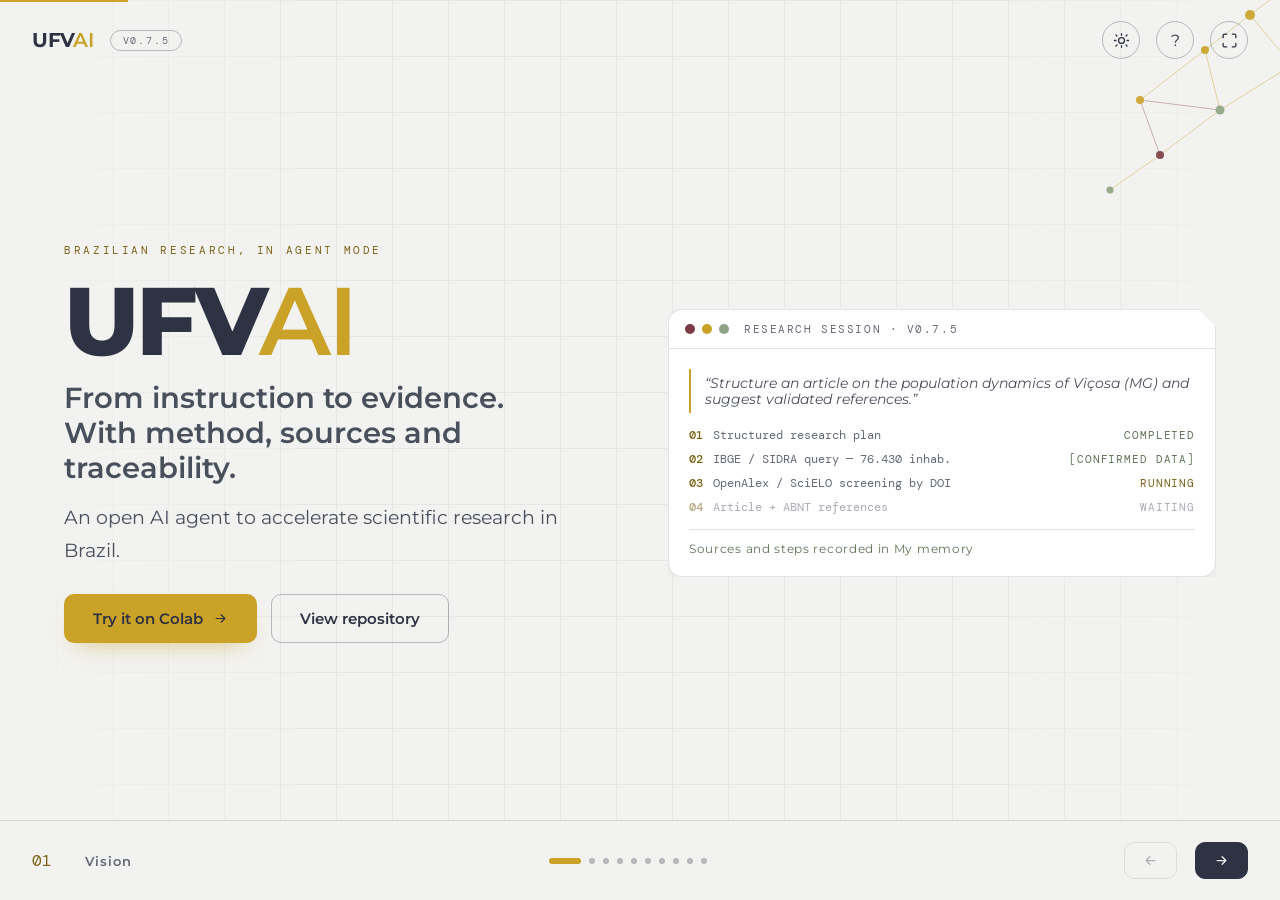
<file: v2/apresentacao/index.html>
<!DOCTYPE html>
<html lang="pt-BR">
<head>
<meta charset="UTF-8">
<meta name="viewport" content="width=device-width, initial-scale=1.0">
<title>UFVAI | Pitch — A inteligência que acelera a ciência</title>
<meta name="description" content="Pitch do UFVAI, agente aberto de IA para acelerar a pesquisa científica brasileira. Universidade Federal de Viçosa.">
<meta name="theme-color" content="#F2F2F0">
<link rel="icon" type="image/svg+xml" href="data:image/svg+xml,%3Csvg xmlns='http://www.w3.org/2000/svg' viewBox='0 0 64 64'%3E%3Crect width='64' height='64' rx='14' fill='%232E3242'/%3E%3Ccircle cx='32' cy='26' r='5' fill='%23C9A227'/%3E%3Ccircle cx='18' cy='44' r='4' fill='%237B3B44'/%3E%3Ccircle cx='46' cy='40' r='4' fill='%238FA382'/%3E%3C/svg%3E">
<link rel="preconnect" href="https://fonts.googleapis.com">
<link rel="preconnect" href="https://fonts.gstatic.com" crossorigin>
<link href="https://fonts.googleapis.com/css2?family=Montserrat:wght@400;500;600;700;800&family=DM+Mono:wght@400;500&display=swap" rel="stylesheet">
<script>
/* Aplica o tema ANTES do primeiro paint (evita o "flash" branco ao abrir
   em modo escuro). Se não houver preferência salva, deixa sem atributo e o
   CSS segue a preferência do sistema via prefers-color-scheme. */
(function () {
  try {
    var saved = localStorage.getItem('ufvai-deck-theme');
    if (saved === 'dark' || saved === 'light') {
      document.documentElement.setAttribute('data-theme', saved);
    }
  } catch (e) { /* localStorage bloqueado: segue o sistema */ }
}());
</script>
<style>
/* ══ UFVAI Pitch · identidade do logo oficial ══
   navy #2E3242 · dourado #C9A227 · off-white #F2F2F0
   sálvia #8FA382 · vinho #7B3B44 · Montserrat */
:root{
  --bg:#F2F2F0; --surface:#FFFFFF; --ink:#2E3242; --body:#4A4F5C; --muted:#646976;
  --line:rgba(46,50,66,.14); --line-strong:rgba(46,50,66,.30);
  --gold:#C9A227; --gold-ink:#7D6216; --wine:#7B3B44; --sage:#8FA382; --sage-ink:#5F7355;
  --shadow:0 24px 60px -30px rgba(46,50,66,.28); --radius:12px;
  --font:'Montserrat','Segoe UI',system-ui,-apple-system,sans-serif;
  --mono:'DM Mono',ui-monospace,SFMono-Regular,Menlo,Consolas,monospace;
}
/* ── Modo escuro ────────────────────────────────────────────────
   Mesma paleta do site (tokens espelhados), aplicado por atributo no
   <html> para não depender de JS: sem JS o deck respeita `system`.
   O botão da topbar alterna entre "dark" e "light" explícito. */
[data-theme="dark"]{
  --bg:#171A24; --surface:#212634; --ink:#EDEBE6; --body:#C6C9D2; --muted:#9AA0AE;
  --line:rgba(237,235,230,.14); --line-strong:rgba(237,235,230,.32);
  --gold:#C9A227; --gold-ink:#D9B441; --wine:#B98089; --sage:#9DB38F; --sage-ink:#A9BD9B;
  --shadow:0 24px 60px -30px rgba(0,0,0,.65);
  color-scheme:dark;
}
/* Sem escolha explícita, segue a preferência do sistema. */
@media (prefers-color-scheme:dark){
  html:not([data-theme="light"]){
    --bg:#171A24; --surface:#212634; --ink:#EDEBE6; --body:#C6C9D2; --muted:#9AA0AE;
    --line:rgba(237,235,230,.14); --line-strong:rgba(237,235,230,.32);
    --gold:#C9A227; --gold-ink:#D9B441; --wine:#B98089; --sage:#9DB38F; --sage-ink:#A9BD9B;
    --shadow:0 24px 60px -30px rgba(0,0,0,.65);
    color-scheme:dark;
  }
}
[data-theme="dark"] ::selection{background:var(--gold);color:#171A24}
[data-theme="dark"] .btn--gold,[data-theme="dark"] .nav-btn{color:#171A24}
[data-theme="dark"] .btn--ghost{color:var(--ink)}
[data-theme="dark"] .orbit__node,[data-theme="dark"] .chip{background:var(--surface)}

*,*::before,*::after{box-sizing:border-box}
html,body{height:100%}
body{
  margin:0; font-family:var(--font); color:var(--body); background:var(--bg);
  overflow:hidden; -webkit-font-smoothing:antialiased;
}
::selection{background:var(--gold);color:#2E3242}
button{font-family:inherit}
button:focus-visible,a:focus-visible{outline:2px solid var(--gold);outline-offset:3px;border-radius:4px}
h1,h2,h3{color:var(--ink);margin:0;line-height:1.15}
p{margin:0}
ul,ol{margin:0;padding:0;list-style:none}

/* wordmark UFV navy + AI dourado, V/A encaixados */
.wordmark{font-weight:700;letter-spacing:-.02em;color:var(--ink);white-space:nowrap}
.wordmark em{font-style:normal;font-weight:600;color:var(--gold);margin-left:-.075em}
.eyebrow{font-family:var(--mono);font-size:11px;letter-spacing:.24em;text-transform:uppercase;color:var(--gold-ink);margin-bottom:18px}
.rule{height:1px;width:88px;background:var(--gold);opacity:.85;margin:20px 0 0}

/* palco */
main{position:relative;height:100dvh;min-height:580px}
.slide{
  position:absolute;inset:0;display:none;
  padding:96px 64px 110px;max-width:1440px;margin:0 auto;
}
.slide.active{display:flex;flex-direction:column;justify-content:center}
.slide.enter-r{animation:slideInR .38s cubic-bezier(.22,1,.36,1)}
.slide.enter-l{animation:slideInL .38s cubic-bezier(.22,1,.36,1)}
@keyframes slideInR{from{opacity:0;transform:translateX(34px)}to{opacity:1;transform:none}}
@keyframes slideInL{from{opacity:0;transform:translateX(-34px)}to{opacity:1;transform:none}}
.grid-bg{position:absolute;inset:0;pointer-events:none;
  background-image:linear-gradient(rgba(46,50,66,.055) 1px,transparent 1px),linear-gradient(90deg,rgba(46,50,66,.055) 1px,transparent 1px);
  background-size:56px 56px;
  -webkit-mask-image:linear-gradient(90deg,transparent,#000 24% 78%,transparent);
  mask-image:linear-gradient(90deg,transparent,#000 24% 78%,transparent);
}
.watermark{position:absolute;top:6%;right:2%;font-weight:800;font-size:15vw;line-height:1;letter-spacing:-.04em;color:rgba(46,50,66,.045);pointer-events:none;user-select:none}
.constel{position:absolute;width:min(300px,26vw);aspect-ratio:1;pointer-events:none;opacity:.9}
.constel--tr{top:-40px;right:-40px}
.constel--bl{bottom:-50px;left:-50px;transform:rotate(180deg)}
h2.display{font-size:clamp(2rem,4.6vw,3.6rem);font-weight:700;letter-spacing:-.02em;max-width:20ch}
h2.display .gold{color:var(--gold-ink)}
.lead{margin-top:16px;font-size:clamp(1rem,1.6vw,1.2rem);line-height:1.7;max-width:62ch}

/* header */
.topbar{position:absolute;top:0;left:0;right:0;z-index:30;display:flex;align-items:center;gap:16px;height:80px;padding:0 32px;pointer-events:none}
.topbar>*{pointer-events:auto}
.topbar .brand{font-size:1.25rem;text-decoration:none}
.ver-badge{font-family:var(--mono);font-size:10px;letter-spacing:.18em;text-transform:uppercase;color:var(--muted);border:1px solid var(--line-strong);border-radius:999px;padding:3px 12px}
.topbar .spacer{flex:1}
.icon-btn{width:38px;height:38px;border-radius:50%;border:1px solid var(--line-strong);background:transparent;color:var(--ink);cursor:pointer;display:inline-flex;align-items:center;justify-content:center;font-size:1rem}
.icon-btn:hover{border-color:var(--gold);color:var(--gold-ink)}
.icon-btn svg{width:17px;height:17px;fill:none;stroke:currentColor;stroke-width:1.8;stroke-linecap:round;stroke-linejoin:round}

/* progresso + nav inferior */
.progress{position:absolute;top:0;left:0;z-index:40;height:2px;background:var(--gold);width:0;transition:width .35s ease}
.navbar{position:absolute;left:0;right:0;bottom:0;z-index:30;display:flex;align-items:center;gap:18px;height:80px;padding:0 32px;background:color-mix(in srgb,var(--bg) 88%,transparent);backdrop-filter:blur(12px);-webkit-backdrop-filter:blur(12px);border-top:1px solid var(--line)}
.counter{font-family:var(--mono);font-size:1rem;color:var(--gold-ink);min-width:2.2em}
.secname{font-size:.82rem;font-weight:600;letter-spacing:.08em;color:var(--muted)}
.dots{display:flex;gap:8px;margin:0 auto}
.dots button{height:6px;border:0;border-radius:999px;background:var(--line-strong);cursor:pointer;padding:0;transition:width .3s,background .3s}
.dots button.dot{min-width:6px;width:6px}
.dots button.on{width:32px;background:var(--gold)}
.dots button:hover{background:var(--gold)}
.nav-btn{display:inline-flex;align-items:center;gap:8px;border-radius:10px;padding:10px 18px;font-size:.88rem;font-weight:600;cursor:pointer;border:1px solid var(--line-strong);background:transparent;color:var(--ink)}
.nav-btn:hover:not(:disabled){border-color:var(--gold);color:var(--gold-ink)}
.nav-btn.next{background:var(--ink);color:#F2F2F0;border-color:var(--ink)}
.nav-btn.next:hover:not(:disabled){background:var(--gold);border-color:var(--gold);color:#2E3242}
.nav-btn:disabled{opacity:.35;cursor:default}
.nav-btn svg{width:15px;height:15px;fill:none;stroke:currentColor;stroke-width:2;stroke-linecap:round;stroke-linejoin:round}

/* botões de conteúdo */
.btn{display:inline-flex;align-items:center;gap:10px;padding:14px 28px;border-radius:10px;font-weight:600;font-size:.95rem;text-decoration:none;cursor:pointer;border:1px solid transparent;transition:transform .25s,box-shadow .25s,background .25s,color .25s,border-color .25s}
.btn--gold{background:var(--gold);color:#2E3242;box-shadow:0 12px 26px -14px rgba(201,162,39,.65)}
.btn--gold:hover{transform:translateY(-2px)}
.btn--ghost{border-color:var(--line-strong);color:var(--ink)}
.btn--ghost:hover{border-color:var(--gold);color:var(--gold-ink);transform:translateY(-2px)}
.btn svg{width:15px;height:15px;fill:none;stroke:currentColor;stroke-width:1.8;stroke-linecap:round;stroke-linejoin:round}

/* modal atalhos */
.modal-ov{position:fixed;inset:0;z-index:60;background:rgba(23,26,36,.55);backdrop-filter:blur(3px);display:none;align-items:center;justify-content:center}
.modal-ov.open{display:flex}
.modal{background:var(--surface);border:1px solid var(--line);border-radius:14px;padding:28px;max-width:380px;width:calc(100% - 48px);box-shadow:var(--shadow)}
.modal h3{font-size:1.05rem;margin-bottom:16px}
.modal table{width:100%;border-collapse:collapse;font-size:.88rem}
.modal td{padding:7px 0;color:var(--body)}
.modal td:first-child{color:var(--ink);font-weight:600;width:55%}
kbd{font-family:var(--mono);font-size:.78rem;border:1px solid var(--line-strong);border-bottom-width:2px;border-radius:6px;padding:1px 8px;background:var(--bg);color:var(--ink)}
.modal .close{margin-top:18px;width:100%}

/* ── slide 1 · visão ── */
.hero-split{display:grid;grid-template-columns:1fr 1fr;gap:56px;align-items:center}
h1.mega{font-size:clamp(3.4rem,7.5vw,6.5rem);font-weight:800;letter-spacing:-.03em;line-height:.95}
h1.mega em{font-style:normal;font-weight:600;color:var(--gold);margin-left:-.075em}
.hero-h2{margin-top:14px;font-size:clamp(1.25rem,2.4vw,1.8rem);font-weight:600;max-width:24ch}
.hero-cta{display:flex;gap:14px;margin-top:28px;flex-wrap:wrap}
.mock{background:var(--surface);border:1px solid var(--line);border-radius:14px;box-shadow:var(--shadow);overflow:hidden;clip-path:polygon(0 0,calc(100% - 18px) 0,100% 18px,100% 100%,0 100%)}
.mock__bar{display:flex;align-items:center;gap:7px;padding:12px 16px;border-bottom:1px solid var(--line)}
.dot{width:10px;height:10px;border-radius:50%}
.dot--wine{background:var(--wine)}.dot--gold{background:var(--gold)}.dot--sage{background:var(--sage)}
.mock__title{margin-left:8px;font-family:var(--mono);font-size:.7rem;letter-spacing:.14em;text-transform:uppercase;color:var(--muted)}
.mock__body{padding:20px;font-size:.86rem}
.mock__prompt{border-left:2px solid var(--gold);padding:6px 0 6px 14px;font-style:italic;color:var(--body)}
.mock__steps{margin-top:14px;display:flex;flex-direction:column;gap:8px}
.mstep{display:flex;align-items:center;gap:10px;font-family:var(--mono);font-size:.76rem;color:var(--muted)}
.mstep .n{color:var(--gold-ink);font-weight:500}
.mstep .st{margin-left:auto;font-size:.68rem;letter-spacing:.08em;text-transform:uppercase}
.mstep.done .st{color:var(--sage-ink)}
.mstep.run .st{color:var(--gold-ink);animation:blink 1.2s steps(2) infinite}
.mstep.wait{opacity:.55}
@keyframes blink{50%{opacity:.35}}
.mock__foot{margin-top:14px;padding-top:12px;border-top:1px solid var(--line);font-size:.72rem;letter-spacing:.06em;color:var(--sage-ink)}

/* ── slide 2 · problema ── */
.fric{display:grid;grid-template-columns:repeat(5,1fr);gap:14px;margin-top:30px}
.fric li{background:var(--surface);border:1px solid var(--line);border-radius:var(--radius);padding:20px 16px}
.fric .n{font-family:var(--mono);font-size:.75rem;color:var(--gold-ink)}
.fric h3{font-size:.98rem;margin:8px 0 4px}
.fric p{font-size:.8rem;color:var(--muted)}
.fric-line{height:1px;margin-top:22px;background:linear-gradient(90deg,var(--gold),var(--sage),var(--wine))}
.callout{margin-top:26px;padding:16px 20px;border-left:2px solid var(--wine);background:var(--surface);border-radius:0 10px 10px 0;max-width:60ch}
.callout strong{display:block;color:var(--ink)}
.callout em{color:var(--wine);font-style:normal;font-weight:600}

/* ── slide 3 · solução ── */
.pilares{display:grid;grid-template-columns:repeat(3,1fr);gap:18px;margin-top:30px}
.pilar{background:var(--surface);border:1px solid var(--line);border-radius:var(--radius);padding:26px 22px}
.pilar:hover{border-color:var(--gold)}
.pilar .n{font-family:var(--mono);font-size:.75rem;color:var(--gold-ink)}
.pilar h3{margin:8px 0 6px;font-size:1.08rem}
.pilar p{font-size:.88rem}
.flow{margin-top:26px;font-family:var(--mono);font-size:.82rem;letter-spacing:.06em;color:var(--ink);border:1px solid var(--line);border-radius:999px;padding:12px 24px;text-align:center;background:color-mix(in srgb,var(--gold) 8%,transparent)}
.flow b{color:var(--gold-ink)}

/* ── slide 4 · entregas ── */
.deliv{display:grid;grid-template-columns:repeat(3,1fr);gap:14px;margin-top:28px}
.deliv li{background:var(--surface);border:1px solid var(--line);border-radius:var(--radius);padding:18px}
.deliv .n{font-family:var(--mono);font-size:.72rem;color:var(--gold-ink)}
.deliv h3{font-size:.94rem;margin:6px 0 4px}
.deliv p{font-size:.78rem;color:var(--muted)}

/* ── slide 5 · experiência (terminal) ── */
.term{background:#232837;color:#EDEBE6;border-radius:14px;overflow:hidden;box-shadow:var(--shadow);display:grid;grid-template-columns:1fr 230px;max-height:100%}
.term__main{display:flex;flex-direction:column;min-width:0}
.term__bar{display:flex;align-items:center;gap:8px;padding:10px 14px;border-bottom:1px solid rgba(237,235,230,.12);font-family:var(--mono);font-size:.68rem}
.term__bar .t-dot{width:9px;height:9px;border-radius:50%}
.term__brand{font-weight:700;letter-spacing:-.02em}
.term__brand em{font-style:normal;color:var(--gold);margin-left:-.06em}
.term__ver{color:#9AA0AE}
.term__live{margin-left:auto;display:inline-flex;align-items:center;gap:6px;color:#9DB38F;font-size:.66rem;letter-spacing:.1em;text-transform:uppercase}
.term__live i{width:7px;height:7px;border-radius:50%;background:#9DB38F;animation:blink 1.6s infinite}
.term__btns{display:flex;gap:8px;padding:10px 14px;border-bottom:1px solid rgba(237,235,230,.12)}
.term__btns button{border:1px solid rgba(237,235,230,.25);background:transparent;color:#EDEBE6;border-radius:8px;font-size:.72rem;font-weight:600;padding:7px 12px;cursor:pointer}
.term__btns button:hover,.term__btns button.on{border-color:var(--gold);color:var(--gold)}
.term__log{padding:16px;font-family:var(--mono);font-size:.74rem;line-height:1.75;min-height:250px;max-height:300px;overflow:hidden;color:#C6C9D2}
.term__log .u{color:#EDEBE6}
.term__log .ok{color:#9DB38F}
.term__log .warn{color:#D9B441}
.term__log .dim{color:#9AA0AE}
.term__log .src{color:#9AA0AE;font-size:.68rem}
.sim-tag{display:inline-block;font-size:.62rem;letter-spacing:.12em;text-transform:uppercase;border:1px solid rgba(217,180,65,.5);color:#D9B441;border-radius:999px;padding:2px 10px;margin-bottom:10px}
.term__side{border-left:1px solid rgba(237,235,230,.12);padding:14px;font-family:var(--mono);font-size:.66rem;color:#9AA0AE;line-height:2}
.term__side b{color:#EDEBE6;font-weight:500;display:block;margin-top:8px}
.term__side b:first-child{margin-top:0}
.term__input{display:flex;align-items:center;gap:10px;padding:10px 14px;border-top:1px solid rgba(237,235,230,.12);font-family:var(--mono);font-size:.74rem;color:#9AA0AE}
.term__input .prompt{color:var(--gold)}
.term__foot{display:flex;align-items:center;gap:14px;padding:8px 14px;border-top:1px solid rgba(237,235,230,.12);font-family:var(--mono);font-size:.64rem;color:#9AA0AE}
.term__foot a{color:#C6C9D2;text-decoration:none}
.term__foot a:hover{color:var(--gold)}
.term__foot .right{margin-left:auto}

@media (max-width:1100px){
  .slide{padding:88px 28px 104px}
  .hero-split{grid-template-columns:1fr;gap:28px}
  .fric{grid-template-columns:repeat(2,1fr)}
  .deliv{grid-template-columns:repeat(2,1fr)}
  .term{grid-template-columns:1fr}
  .term__side{display:none}
  .secname{display:none}
}
@media (max-height:720px) and (min-width:1100px){
  .slide>div{transform:scale(.92);transform-origin:center}
}

/* ── Responsivo (v0.6.21) ───────────────────────────────────────
   O deck antes assumia largura de desktop. Em telas estreitas o
   conteúdo estourava a altura do slide (que é position:absolute) e
   ficava cortado. Aqui os slides viram fluxo normal com scroll,
   que é o comportamento correto fora de tela cheia. */

/* Qualquer largura estreita: o slide deixa de ser fixo e passa a rolar. */
@media (max-width:1100px){
  html,body{overflow:auto}
  body{height:auto;min-height:100%}
  .slide{
    position:relative; inset:auto;
    display:none; max-width:none;
    min-height:100vh; min-height:100dvh;
    padding:92px 22px 120px;
    justify-content:flex-start!important;
  }
  .slide.active{display:block}
  .slide>div{transform:none}
}

/* Telas pequenas: tipografia e blocos em coluna única. */
@media (max-width:760px){
  .slide{padding:84px 16px 116px}
  .topbar{height:64px;padding:0 14px;gap:10px}
  .ver-badge{font-size:9px;padding:2px 9px}
  .icon-btn{width:34px;height:34px}
  .icon-btn svg{width:15px;height:15px}
  .hero-split{gap:20px}
  .fric,.deliv,.integ,.orbit-wrap{grid-template-columns:1fr!important}
  .term{grid-template-columns:1fr}
  .evo li{padding:14px 12px}
  .evo p,.evo h3{font-size:.78rem}
  /* evolução em 1 coluna no celular: 6 cards de 170px ficariam ilegíveis */
  .evo{grid-template-columns:1fr}
  .nav-btn{width:44px;height:44px}
  .modal{padding:18px}
}

/* Mobile estreito: evita quebra feia de palavras e alinha blocos. */
@media (max-width:420px){
  .slide{padding:78px 12px 108px}
  .display{font-size:clamp(1.6rem,7vw,2.2rem)}
  .lead{font-size:.94rem}
  .wordmark{font-size:1.05rem}
  .brand{font-size:1.05rem!important}
}

/* Paisagem baixa (celular deitado): reduz respiros verticais. */
@media (max-height:560px) and (max-width:1100px){
  .slide{padding:70px 16px 92px}
  .slide.active{font-size:.94rem}
}

/* Telas largas: evita que o conteúdo estique demais. */
@media (min-width:1800px){
  .slide{max-width:1600px}
}

/* Toque: alvos de clique maiores e sem destaque azul no mobile. */
@media (hover:none){
  .icon-btn,.nav-btn{min-width:44px;min-height:44px}
  .btn{min-height:44px}
}
@media (prefers-reduced-motion:reduce){
  html{scroll-behavior:auto}
  *,*::before,*::after{animation-duration:.01ms!important;transition-duration:.01ms!important}
}
</style>
</head>
<body>

<!-- constelação reutilizável (motivo do logo) -->
<svg width="0" height="0" style="position:absolute" aria-hidden="true">
  <symbol id="cn" viewBox="0 0 300 300">
    <g stroke="#C9A227" stroke-width="1" opacity=".45">
      <line x1="290" y1="10" x2="230" y2="55"/><line x1="230" y1="55" x2="272" y2="105"/>
      <line x1="230" y1="55" x2="185" y2="90"/><line x1="272" y1="105" x2="200" y2="150"/>
      <line x1="185" y1="90" x2="200" y2="150"/><line x1="200" y1="150" x2="140" y2="195"/>
      <line x1="185" y1="90" x2="120" y2="140"/><line x1="140" y1="195" x2="90" y2="230"/>
    </g>
    <g stroke="#7B3B44" stroke-width="1" opacity=".4">
      <line x1="290" y1="10" x2="272" y2="105"/><line x1="272" y1="105" x2="294" y2="170"/>
      <line x1="200" y1="150" x2="120" y2="140"/><line x1="120" y1="140" x2="140" y2="195"/>
    </g>
    <circle cx="290" cy="10" r="6" fill="#7B3B44"/><circle cx="230" cy="55" r="5" fill="#C9A227"/>
    <circle cx="272" cy="105" r="5" fill="#7B3B44"/><circle cx="185" cy="90" r="4" fill="#C9A227"/>
    <circle cx="200" cy="150" r="4.5" fill="#8FA382"/><circle cx="294" cy="170" r="4" fill="#7B3B44"/>
    <circle cx="120" cy="140" r="4" fill="#C9A227"/><circle cx="140" cy="195" r="4" fill="#7B3B44"/>
    <circle cx="90" cy="230" r="3.5" fill="#8FA382"/>
  </symbol>
</svg>

<header class="topbar">
  <a class="brand wordmark" href="#/1" id="brand-home" data-i18n-aria="top.brand" aria-label="UFVAI — ir para o início" style="text-decoration:none;font-size:1.25rem">UFV<em>AI</em></a>
  <span class="ver-badge" id="ver-badge">v0.7.5</span>
  <span class="spacer"></span>
  <button class="icon-btn" id="btn-theme" type="button" data-i18n-aria="top.theme" aria-label="Alternar modo escuro">
    <svg viewBox="0 0 24 24" aria-hidden="true"><circle cx="12" cy="12" r="4.2"/><path d="M12 2.4v2.2M12 19.4v2.2M4.2 12H2M22 12h-2.2M5.6 5.6 4 4M20 20l-1.6-1.6M18.4 5.6 20 4M4 20l1.6-1.6"/></svg>
  </button>
  <button class="icon-btn" id="btn-help" type="button" data-i18n-aria="top.help" aria-label="Ver atalhos">?</button>
  <button class="icon-btn" id="btn-full" type="button" data-i18n-aria="top.full" aria-label="Entrar em tela cheia">
    <svg viewBox="0 0 24 24" aria-hidden="true"><path d="M8 3H5a2 2 0 0 0-2 2v3M16 3h3a2 2 0 0 1 2 2v3M8 21H5a2 2 0 0 1-2-2v-3M16 21h3a2 2 0 0 0 2-2v-3"/></svg>
  </button>
</header>
<div class="progress" id="progress" aria-hidden="true"></div>

<main id="deck" data-i18n-aria="top.main" aria-label="Apresentação UFVAI">
<div class="grid-bg" aria-hidden="true"></div>

<!-- ══ 1 · VISÃO ══ -->
<section class="slide" data-sec="Visão" aria-label="Slide 1: Visão">
  <svg class="constel constel--tr" aria-hidden="true"><use href="#cn"/></svg>
  <div class="hero-split">
    <div>
      <p class="eyebrow" data-i18n="s1.eyebrow">Pesquisa brasileira, em modo agente</p>
      <h1 class="mega">UFV<em>AI</em></h1>
      <p class="hero-h2" data-i18n="s1.h2">Da instrução à evidência. Com método, fontes e rastreabilidade.</p>
      <p class="lead" data-i18n="s1.lead">Um agente aberto de IA para acelerar a pesquisa científica no Brasil.</p>
      <div class="hero-cta">
        <a class="btn btn--gold" href="https://colab.research.google.com/github/gustavobraga-byte/PesquisAI/blob/main/PesquisAI.ipynb" target="_blank" rel="noopener"><span data-i18n="s1.cta1">Experimentar no Colab</span>
          <svg viewBox="0 0 24 24"><path d="M5 12h14M13 6l6 6-6 6"/></svg></a>
        <a class="btn btn--ghost" href="https://github.com/gustavobraga-byte/PesquisAI" target="_blank" rel="noopener" data-i18n="s1.cta2">Ver repositório</a>
      </div>
    </div>
    <div class="mock" data-i18n-aria="s1.mockAria" aria-label="Janela ilustrativa de sessão de pesquisa">
      <div class="mock__bar">
        <span class="dot dot--wine"></span><span class="dot dot--gold"></span><span class="dot dot--sage"></span>
        <span class="mock__title" data-i18n="s1.mockTitle">sessão de pesquisa · v0.7.5</span>
      </div>
      <div class="mock__body">
        <p class="mock__prompt" data-i18n="s1.prompt">“Estruture um artigo sobre a dinâmica populacional de Viçosa (MG) e sugira referências validadas.”</p>
        <div class="mock__steps">
          <div class="mstep done"><span class="n">01</span><span data-i18n="s1.st1">Plano de pesquisa estruturado</span><span class="st" data-i18n="s1.st1s">concluído</span></div>
          <div class="mstep done"><span class="n">02</span><span data-i18n="s1.st2">Consulta IBGE / SIDRA — 76.430 hab.</span><span class="st" data-i18n="s1.st2s">[dado confirmado]</span></div>
          <div class="mstep run"><span class="n">03</span><span data-i18n="s1.st3">Triagem OpenAlex / SciELO por DOI</span><span class="st" data-i18n="s1.st3s">executando</span></div>
          <div class="mstep wait"><span class="n">04</span><span data-i18n="s1.st4">Artigo + referências ABNT</span><span class="st" data-i18n="s1.st4s">aguardando</span></div>
        </div>
        <p class="mock__foot" data-i18n="s1.foot">Fontes e etapas registradas na Minha memória</p>
      </div>
    </div>
  </div>
</section>

<!-- ══ 2 · PROBLEMA ══ -->
<section class="slide" data-sec="Problema" aria-label="Slide 2: Problema">
  <span class="watermark" aria-hidden="true" data-i18n="s2.wm">FRICÇÃO</span>
  <div>
    <p class="eyebrow" data-i18n="s2.eyebrow">O problema</p>
    <h2 class="display" data-i18n="s2.h2">A pesquisa ainda opera em abas.</h2>
    <p class="lead" data-i18n="s2.lead">Fontes fragmentadas, dados brutos, ferramentas isoladas e formatação manual desviam tempo do pensamento científico.</p>
    <ol class="fric">
      <li><span class="n">01</span><h3 data-i18n="s2.i1h">Buscar</h3><p data-i18n="s2.i1p">bases e literatura</p></li>
      <li><span class="n">02</span><h3 data-i18n="s2.i2h">Tratar</h3><p data-i18n="s2.i2p">arquivos e variáveis</p></li>
      <li><span class="n">03</span><h3 data-i18n="s2.i3h">Analisar</h3><p data-i18n="s2.i3p">código e métodos</p></li>
      <li><span class="n">04</span><h3 data-i18n="s2.i4h">Escrever</h3><p data-i18n="s2.i4p">artigo e referências</p></li>
      <li><span class="n">05</span><h3 data-i18n="s2.i5h">Formatar</h3><p data-i18n="s2.i5p">normas e entrega</p></li>
    </ol>
    <div class="fric-line" aria-hidden="true"></div>
    <div class="callout">
      <strong data-i18n="s2.call1">O gargalo não é a falta de IA.</strong>
      <em data-i18n="s2.call2">É a falta de integração, contexto e confiança.</em>
    </div>
  </div>
</section>

<!-- ══ 3 · SOLUÇÃO ══ -->
<section class="slide" data-sec="Solução" aria-label="Slide 3: Solução">
  <svg class="constel constel--bl" aria-hidden="true"><use href="#cn"/></svg>
  <div>
    <p class="eyebrow" data-i18n="s3.eyebrow">A solução</p>
    <h2 class="display"><span data-i18n="s3.h2a">Um agente que não só responde.</span> <span class="gold" data-i18n="s3.h2b">Ele executa.</span></h2>
    <p class="lead" data-i18n="s3.lead">IA agêntica especializada no fluxo de trabalho científico, do plano à entrega.</p>
    <div class="pilares">
      <div class="pilar"><span class="n">01</span><h3 data-i18n="s3.i1h">Entende</h3><p data-i18n="s3.i1p">Transforma uma instrução complexa em um plano de ação explícito.</p></div>
      <div class="pilar"><span class="n">02</span><h3 data-i18n="s3.i2h">Orquestra</h3><p data-i18n="s3.i2p">Aciona skills, fontes oficiais, código e métodos na ordem certa.</p></div>
      <div class="pilar"><span class="n">03</span><h3 data-i18n="s3.i3h">Entrega</h3><p data-i18n="s3.i3p">Gera dados, análises, gráficos e texto em arquivos rastreáveis.</p></div>
    </div>
    <p class="flow" data-i18n-html="s3.flow"><b>Instrução</b> → plano → fontes → execução → validação → arquivos</p>
  </div>
</section>

<!-- ══ 4 · ENTREGAS ══ -->
<section class="slide" data-sec="Entregas" aria-label="Slide 4: Entregas">
  <span class="watermark" aria-hidden="true" data-i18n="s4.wm">CRIAR</span>
  <div>
    <p class="eyebrow" data-i18n="s4.eyebrow">O que o UFVAI cria para você</p>
    <h2 class="display"><span data-i18n="s4.h2a">Entregáveis acadêmicos.</span> <span class="gold" data-i18n="s4.h2b">Não só respostas.</span></h2>
    <p class="lead"><span data-i18n="s4.lead">Escrita científica, análise de dados, normas acadêmicas e fluxos agênticos em artefatos prontos para revisão humana.</span> <span class="ver-badge">v0.7.5</span></p>
    <ol class="deliv">
      <li><span class="n">01</span><h3 data-i18n="s4.i1h">Artigo Científico</h3><p data-i18n="s4.i1p">IMRaD completo com dados e referências</p></li>
      <li><span class="n">02</span><h3 data-i18n="s4.i2h">Revisão Sistemática</h3><p data-i18n="s4.i2p">PRISMA, critérios de inclusão, síntese narrativa</p></li>
      <li><span class="n">03</span><h3 data-i18n="s4.i3h">Meta-Análise</h3><p data-i18n="s4.i3p">Efeitos combinados, I², forest plots</p></li>
      <li><span class="n">04</span><h3 data-i18n="s4.i4h">Dissertação / Tese</h3><p data-i18n="s4.i4p">Capítulos completos normatizados</p></li>
      <li><span class="n">05</span><h3 data-i18n="s4.i5h">Proposta de Projeto</h3><p data-i18n="s4.i5p">Bolsa, edital, justificativa, cronograma</p></li>
      <li><span class="n">06</span><h3 data-i18n="s4.i6h">Relatório de Dados</h3><p data-i18n="s4.i6p">Análise estatística + visualizações</p></li>
      <li><span class="n">07</span><h3 data-i18n="s4.i7h">Análise Qualitativa</h3><p data-i18n="s4.i7p">Codificação, temas, similitude</p></li>
      <li><span class="n">08</span><h3 data-i18n="s4.i8h">Hipóteses Testáveis</h3><p data-i18n="s4.i8p">H₀, H₁, variáveis, plano de teste</p></li>
      <li><span class="n">09</span><h3 data-i18n="s4.i9h">Declaração de IA</h3><p data-i18n="s4.i9p">Modelos prontos para TCC e artigo</p></li>
    </ol>
  </div>
</section>

<!-- ══ 5 · EXPERIÊNCIA ══ -->
<section class="slide" data-sec="Experiência" aria-label="Slide 5: Experiência">
  <div>
    <p class="eyebrow" data-i18n="s5.eyebrow">A interface real</p>
    <h2 class="display" data-i18n="s5.h2">UFVAI em ação.</h2>
    <p class="lead"><span data-i18n="s5.lead">Explore o fluxo do agente executado no Google Colab. Toque em um exemplo para simular:</span> <span class="sim-tag" data-i18n="s5.tag">demonstração simulada</span></p>
    <div class="term" style="margin-top:22px" data-i18n-aria="s5.termAria" role="group" aria-label="Terminal simulado do UFVAI">
      <div class="term__main">
        <div class="term__bar">
          <span class="t-dot" style="background:#7B3B44"></span><span class="t-dot" style="background:#C9A227"></span><span class="t-dot" style="background:#8FA382"></span>
          <span class="term__brand">UFV<em>AI</em></span>
          <span class="term__ver"><span id="term-ver">v0.7.5</span> · <span id="term-lang">PT</span></span>
          <span class="term__live"><i></i><span data-i18n="s5.live">agente ativo</span></span>
        </div>
        <div class="term__btns" data-i18n-aria="s5.btnsAria" role="group" aria-label="Exemplos de demonstração">
          <button type="button" data-demo="ibge" class="on" data-i18n="s5.b1">Demo IBGE</button>
          <button type="button" data-demo="datasus" data-i18n="s5.b2">Demo DataSUS</button>
          <button type="button" data-demo="scientific" data-i18n="s5.b3">Demo Scientific</button>
        </div>
        <div class="term__log" id="term-log" aria-live="polite"></div>
        <div class="term__input"><span class="prompt">$</span><span data-i18n="s5.input">Digite sua instrução científica aqui…</span></div>
        <div class="term__foot">
          <span class="term__brand" style="font-size:.72rem">UFV<em>AI</em></span>
          <a href="mailto:gustavo.braga@ufv.br">gustavo.braga@ufv.br</a>
          <a href="https://github.com/gustavobraga-byte/PesquisAI" target="_blank" rel="noopener">GitHub</a>
          <span>UFV · Viçosa, MG</span>
          <span class="right">Powered by OpenCode</span>
        </div>
      </div>
      <aside class="term__side" data-i18n-aria="s5.sideAria" aria-label="Contexto da sessão">
        <b data-i18n="s5.k1">Saudação e idioma</b><span data-i18n="s5.k1v">PT-BR</span>
        <b data-i18n="s5.k2">Context</b><span id="ctx-tokens">0</span> tokens · <span id="ctx-cost">$0.00</span> spent
        <b data-i18n="s5.k3">Working directory</b>/content/drive/My Drive/PesquisAI
        <b>Engine</b>● OpenCode
        <b data-i18n="s5.k5">Memória</b><span data-i18n="s5.v5">Minha memória ativa</span>
      </aside>
    </div>
  </div>
</section>

<!-- ══ 6 · BRASIL ══ -->
<section class="slide" data-sec="Brasil" aria-label="Slide 6: Brasil">
  <svg class="constel constel--tr" aria-hidden="true"><use href="#cn"/></svg>
  <div>
    <p class="eyebrow" data-i18n="s6.eyebrow">Vantagem local</p>
    <h2 class="display"><span data-i18n="s6.h2a">IA global.</span> <span class="gold" data-i18n="s6.h2b">Contexto brasileiro.</span></h2>
    <p class="lead" data-i18n="s6.lead">Conexões com dados públicos nacionais, métodos científicos e normas acadêmicas brasileiras em um único fluxo.</p>
    <ol class="fric" style="grid-template-columns:repeat(4,1fr)">
      <li><span class="n">IBGE</span><h3 data-i18n="s6.i1h">Censo, PNAD, PIB</h3><p data-i18n="s6.i1p">SIDRA + malhas + localidades</p></li>
      <li><span class="n">DataSUS</span><h3 data-i18n="s6.i2h">Saúde pública</h3><p data-i18n="s6.i2p">139 datasets · SINAN · SIM · SIH</p></li>
      <li><span class="n">AgroBR</span><h3 data-i18n="s6.i3h">Produção e ambiente</h3><p data-i18n="s6.i3p">38+ fontes · CONAB · MapBiomas</p></li>
      <li><span class="n">Dados Brasil</span><h3 data-i18n="s6.i4h">Indicadores oficiais</h3><p data-i18n="s6.i4p">BCB · TSE · INPE · Portal da Transparência</p></li>
    </ol>
    <div class="callout" style="border-left-color:var(--sage)">
      <strong data-i18n="s6.call1">Dados nacionais primeiro.</strong>
      <em style="color:var(--sage-ink)" data-i18n="s6.call2">Meta-busca em 7 bases acadêmicas com deduplicação por DOI.</em>
    </div>
  </div>
</section>

<!-- ══ 7 · ARQUITETURA ══ -->
<section class="slide" data-sec="Arquitetura" aria-label="Slide 7: Arquitetura">
  <div>
    <p class="eyebrow" data-i18n="s7.eyebrow">Arquitetura modular</p>
    <h2 class="display"><span data-i18n="s7.h2a">174 skills científicas.</span> <span class="gold" data-i18n="s7.h2b">+100 bases. Brasil integrado.</span></h2>
    <p class="lead"><span data-i18n="s7.lead">Módulos brasileiros sobre a biblioteca Scientific Agent Skills, com caminhos documentados para fluxos científicos.</span> <span class="ver-badge">OpenCode → Python 3.10+ → MIT</span></p>
    <div class="orbit" data-i18n-aria="s7.orbitAria" role="list" aria-label="Módulos do ecossistema">
      <div class="orbit__core"><span class="wordmark" style="font-size:1.3rem">UFV<em>AI</em></span><small data-i18n="s7.core">runtime agêntico</small></div>
      <span class="orbit__node" role="listitem" style="--a:-96deg">174 scientific skills</span>
      <span class="orbit__node" role="listitem" style="--a:-58deg" data-i18n="s7.n2">100+ bases científicas</span>
      <span class="orbit__node" role="listitem" style="--a:-20deg">IBGE</span>
      <span class="orbit__node" role="listitem" style="--a:18deg">DataSUS</span>
      <span class="orbit__node" role="listitem" style="--a:56deg">Dados Brasil</span>
      <span class="orbit__node" role="listitem" style="--a:94deg">AgroBR</span>
      <span class="orbit__node" role="listitem" style="--a:132deg">ABNT / UFV</span>
      <span class="orbit__node" role="listitem" style="--a:170deg" data-i18n="s7.n8">Qualitativa</span>
      <span class="orbit__node" role="listitem" style="--a:208deg" data-i18n="s7.n9">Memória</span>
      <span class="orbit__node" role="listitem" style="--a:246deg">Memorial UFV</span>
    </div>
    <p style="margin-top:18px"><a class="btn btn--ghost" style="padding:10px 20px;font-size:.85rem" href="https://github.com/gustavobraga-byte/scientific-agent-skills" target="_blank" rel="noopener">scientific-agent-skills</a></p>
  </div>
</section>

<!-- ══ 8 · INTEGRIDADE ══ -->
<section class="slide" data-sec="Integridade" aria-label="Slide 8: Integridade">
  <svg class="constel constel--bl" aria-hidden="true"><use href="#cn"/></svg>
  <div>
    <p class="eyebrow" data-i18n="s8.eyebrow">Integridade científica</p>
    <h2 class="display"><span data-i18n="s8.h2a">Confiança não é um detalhe.</span> <span class="gold" data-i18n="s8.h2b">É a arquitetura.</span></h2>
    <p class="lead" data-i18n="s8.lead">Guardrails tornam o nível de evidência visível e mantêm o pesquisador no controle da validação final.</p>
    <div class="integ">
      <div class="levels">
        <div class="level level--ok"><code>[DADO CONFIRMADO]</code><span data-i18n="s8.l1">Fonte primária consultada</span></div>
        <div class="level level--est"><code>[ESTIMATIVA FUNDAMENTADA]</code><span data-i18n="s8.l2">Método declarado</span></div>
        <div class="level level--none"><code>[SEM DADOS SUFICIENTES]</code><span data-i18n="s8.l3">Sem invenção</span></div>
      </div>
      <aside class="policy">
        <h3 data-i18n="s8.ph">Política de zero fabricação</h3>
        <ul>
          <li data-i18n="s8.li1">Não inventar dados, autores, DOIs ou referências</li>
          <li data-i18n="s8.li2">Informar fonte, ano e nota metodológica</li>
          <li data-i18n="s8.li3">Declarar incerteza quando a evidência não basta</li>
          <li data-i18n="s8.li4">Exigir revisão humana dos resultados</li>
        </ul>
        <p class="policy__foot" data-i18n="s8.pf">Ferramenta de apoio. Curadoria humana obrigatória.</p>
      </aside>
    </div>
  </div>
</section>

<!-- ══ 9 · EVOLUÇÃO ══ -->
<section class="slide" data-sec="Evolução" aria-label="Slide 9: Evolução">
  <div>
    <p class="eyebrow" data-i18n="s9.eyebrow">Rota de evolução</p>
    <h2 class="display"><span data-i18n="s9.h2">Do Colab à infraestrutura institucional.</span> <span class="ver-badge" data-i18n="s9.badge">versão 0.7.5</span></h2>
    <ol class="evo">
      <li><span class="n">0.4.0</span><h3 data-i18n="s9.i1h">Base sólida</h3><p data-i18n="s9.i1p">Agente via OpenCode · IBGE + DataSUS · 4 idiomas</p></li>
      <li><span class="n">0.5.x</span><h3 data-i18n="s9.i2h">Memória persistente</h3><p data-i18n="s9.i2p">Second brain Obsidian · autopilot · Memorial UFV</p></li>
      <li><span class="n">0.6.9</span><h3 data-i18n="s9.i3h">Offline + LGPD</h3><p data-i18n="s9.i3p">Pacote .deb · consentimento · GA4 opt-out</p></li>
      <li><span class="n">0.6.17</span><h3 data-i18n="s9.i4h">Memória instantânea</h3><p data-i18n="s9.i4p">Singleton + warm-up · 5 idiomas · novas skills BR</p></li>
      <li><span class="n">0.6.20</span><h3 data-i18n="s9.i5h">Boot + SAIR</h3><p data-i18n="s9.i5p">Keep-alive · botão SAIR · skills personalizadas</p></li>
      <li><span class="n">0.6.21</span><h3 data-i18n="s9.i6h">OpenCode V2</h3><p data-i18n="s9.i6p">Motor V2 · aviso de cookies · keep-alive no kernel</p></li>
      <li><span class="n">0.7.5</span><h3 data-i18n="s9.i7h">Sessões e autosave</h3><p data-i18n="s9.i7p">Autosave multi-conversa · telas 1x por sessão · free tier na restauração</p></li>
    </ol>
    <div class="evo-line" aria-hidden="true"></div>
    <p class="lead" style="margin-top:20px" data-i18n="s9.lead">Hoje: acesso aberto via Google Colab e instalação local. Open source · MIT · contribuições abertas.</p>
  </div>
</section>

<!-- ══ 10 · CONVITE ══ -->
<section class="slide" data-sec="Convite" aria-label="Slide 10: Convite">
  <svg class="constel constel--tr" aria-hidden="true"><use href="#cn"/></svg>
  <svg class="constel constel--bl" aria-hidden="true"><use href="#cn"/></svg>
  <div class="closing">
    <p class="wordmark" style="font-size:clamp(2.6rem,5vw,4rem)">UFV<em>AI</em></p>
    <div class="rule" style="margin:22px auto" aria-hidden="true"></div>
    <h2 class="display" style="max-width:26ch" data-i18n="s10.h2">A ciência brasileira já tem perguntas difíceis. Agora pode ter um agente à altura.</h2>
    <p class="lead" style="margin-left:auto;margin-right:auto" data-i18n="s10.lead">Procuramos grupos de pesquisa, programas de pós-graduação e instituições para testar, contribuir e construir este ecossistema.</p>
    <div class="hero-cta" style="justify-content:center">
      <a class="btn btn--gold" href="https://colab.research.google.com/github/gustavobraga-byte/PesquisAI/blob/main/PesquisAI.ipynb" target="_blank" rel="noopener"><span data-i18n="s10.cta1">Começar agora</span>
        <svg viewBox="0 0 24 24"><path d="M5 12h14M13 6l6 6-6 6"/></svg></a>
      <a class="btn btn--ghost" href="https://github.com/gustavobraga-byte/PesquisAI" target="_blank" rel="noopener">github.com/gustavobraga-byte/PesquisAI</a>
    </div>
    <p class="credits"><span data-i18n="s10.cred1">Gustavo Bastos Braga · Universidade Federal de Viçosa</span> · <a href="mailto:gustavo.braga@ufv.br">gustavo.braga@ufv.br</a> · <span data-i18n="s10.cred2">SisPPG nº 10356285004</span></p>
  </div>
</section>

</main>

<nav class="navbar" data-i18n-aria="nav.aria" aria-label="Navegação da apresentação">
  <span class="counter" id="counter">01</span>
  <span class="secname" id="secname">Visão</span>
  <div class="dots" id="dots" data-i18n-aria="nav.dots" role="group" aria-label="Ir para slide"></div>
  <button class="nav-btn" id="btn-prev" type="button" data-i18n-aria="nav.prev" aria-label="Slide anterior">
    <svg viewBox="0 0 24 24"><path d="M19 12H5M11 18l-6-6 6-6"/></svg></button>
  <button class="nav-btn next" id="btn-next" type="button" data-i18n-aria="nav.next" aria-label="Próximo slide">
    <svg viewBox="0 0 24 24"><path d="M5 12h14M13 6l6 6-6 6"/></svg></button>
</nav>

<div class="modal-ov" id="modal-ov">
  <div class="modal" role="dialog" aria-modal="true" aria-labelledby="help-title">
    <h3 id="help-title" data-i18n="help.title">Atalhos</h3>
    <table>
      <tr><td data-i18n="help.r1">Próximo slide</td><td><kbd>→</kbd> <kbd data-i18n="help.k1">Espaço</kbd></td></tr>
      <tr><td data-i18n="help.r2">Slide anterior</td><td><kbd>←</kbd></td></tr>
      <tr><td data-i18n="help.r3">Primeiro / último</td><td><kbd>Home</kbd> <kbd>End</kbd></td></tr>
      <tr><td data-i18n="help.r4">Tela cheia</td><td><kbd>F</kbd></td></tr>
      <tr><td data-i18n="help.r5">Abrir esta ajuda</td><td><kbd>?</kbd></td></tr>
    </table>
    <button class="btn btn--gold close" id="modal-close" type="button" data-i18n-aria="help.closeAria" aria-label="Fechar ajuda" data-i18n="help.close">Fechar</button>
  </div>
</div>
<style>
/* ── órbita arquitetura ── */
.orbit{position:relative;width:min(430px,80vw);aspect-ratio:1;margin:26px auto 0}
.orbit::before{content:"";position:absolute;inset:12%;border:1px dashed var(--line-strong);border-radius:50%}
.orbit__core{position:absolute;top:50%;left:50%;transform:translate(-50%,-50%);background:var(--surface);border:1px solid var(--line);border-radius:50%;width:132px;height:132px;display:flex;flex-direction:column;align-items:center;justify-content:center;gap:2px;box-shadow:var(--shadow)}
.orbit__core small{font-family:var(--mono);font-size:.6rem;letter-spacing:.14em;text-transform:uppercase;color:var(--muted)}
.orbit__node{position:absolute;top:50%;left:50%;z-index:2;font-family:var(--mono);font-size:.62rem;letter-spacing:.04em;background:var(--surface);border:1px solid var(--line-strong);border-radius:999px;padding:4px 11px;white-space:nowrap;transform:rotate(var(--a)) translateX(var(--r,170px)) rotate(calc(var(--a) * -1))}
/* dois anéis alternados: vizinhos nunca se sobrepõem */
.orbit span:nth-of-type(odd){--r:218px}
.orbit span:nth-of-type(even){--r:155px}
.orbit__node:hover{border-color:var(--gold)}
/* ── integridade ── */
.integ{display:grid;grid-template-columns:1fr 1fr;gap:26px;margin-top:28px;align-items:start}
.levels{display:flex;flex-direction:column;gap:12px}
.level{display:flex;align-items:center;gap:14px;background:var(--surface);border:1px solid var(--line);border-left-width:3px;border-radius:10px;padding:14px 18px}
.level code{font-family:var(--mono);font-size:.78rem;font-weight:500}
.level span{font-size:.82rem;color:var(--muted)}
.level--ok{border-left-color:var(--sage)}.level--ok code{color:var(--sage-ink)}
.level--est{border-left-color:var(--gold)}.level--est code{color:var(--gold-ink)}
.level--none{border-left-color:var(--wine)}.level--none code{color:var(--wine)}
.policy{background:var(--surface);border:1px solid var(--line);border-radius:var(--radius);padding:24px;box-shadow:var(--shadow)}
.policy h3{margin-bottom:12px}
.policy li{font-size:.86rem;padding:6px 0 6px 22px;position:relative}
.policy li::before{content:"";position:absolute;left:4px;top:13px;width:8px;height:8px;border-radius:50%;background:var(--sage)}
.policy__foot{margin-top:14px;padding-top:12px;border-top:1px solid var(--line);font-size:.76rem;font-weight:600;letter-spacing:.06em;color:var(--gold-ink)}
/* ── evolução ──
   7 marcos desde a v0.6.21. `auto-fit` + `minmax` deixa a grade se ajustar ao
   nº de itens em vez de fixar colunas: sem item órfão em 2ª linha e sem card
   estreito demais quando a lista cresce de novo. */
.evo{display:grid;grid-template-columns:repeat(auto-fit,minmax(190px,1fr));gap:14px;margin-top:30px}
.evo li{background:var(--surface);border:1px solid var(--line);border-radius:var(--radius);padding:20px 16px}
.evo .n{font-family:var(--mono);font-size:.78rem;font-weight:500;color:var(--gold-ink)}
.evo h3{margin:8px 0 4px;font-size:1rem}
.evo p{font-size:.8rem;color:var(--muted)}
.evo-line{height:1px;margin-top:22px;background:linear-gradient(90deg,var(--gold),var(--sage),var(--wine))}
/* ── encerramento ── */
.closing{text-align:center}
.credits{margin-top:34px;font-family:var(--mono);font-size:.72rem;letter-spacing:.14em;text-transform:uppercase;color:var(--muted)}
.credits a{color:var(--gold-ink);text-decoration:none}
@media (max-width:1320px){
  .evo{grid-template-columns:repeat(auto-fit,minmax(170px,1fr))}
}
@media (max-width:1100px){
  .integ{grid-template-columns:1fr}
  .orbit{width:min(340px,86vw)}
  .orbit span:nth-of-type(odd){--r:200px}
  .orbit span:nth-of-type(even){--r:138px}
  .orbit__node{font-size:.58rem}
}
</style>
<script>
/* ══ Dicionários do deck · en/es/fr/zh ══
   Chaves idênticas às data-i18n do documento; o PT-BR vem do próprio HTML.
   Gerado de deck_keys.json (198 chaves × 4 idiomas). Não editar à mão. */
window.DECK_I18N_DICT = {
  "en":   {
   "d.datasus.head": "DELIVERABLE · outputs-dengue-sul/protocolo.md",
   "d.datasus.l1": "1 · OBJECTIVE — dengue time series, South Region",
   "d.datasus.l2": "2 · SOURCES — opendatasus: SINAN-dengue · SIH · SIM",
   "d.datasus.l3": "3 · METHOD — UF + period + CID-10 A90–A91 · epidemiological week",
   "d.datasus.l4": "4 · RESULT — protocol + parameters saved to My memory",
   "d.datasus.l5": "! Series not extracted: no UF/period → [INSUFFICIENT DATA]",
   "d.datasus.l6": "✓ Next step: provide the slice to run the extraction",
   "d.datasus.prompt": "Protocol: dengue series in the South Region",
   "d.ibge.head": "DELIVERABLE · outputs-dinamica-vicosa/artigo.md",
   "d.ibge.l1": "1 · PLAN — Viçosa (MG) scope · 2022 Census · ABNT writing",
   "d.ibge.l2": "2 · COLLECTION — ibge-br (SIDRA tab. 9514, var. 93)",
   "d.ibge.l3": "   Viçosa (MG) .... 76.430 inhab.  [CONFIRMED DATA]",
   "d.ibge.l4": "   Source: SIDRA (IBGE) · retrieved on 07/09/2026",
   "d.ibge.l5": "3 · SYNTHESIS — IMRaD section drafted with markers",
   "d.ibge.l6": "4 · REFERENCES — citation-management (DOI/URL verified)",
   "d.ibge.l7": "   BRAGA (2026) — UFVAI · official URL verified",
   "d.ibge.l8": "✓ Human review pending · parameters in My memory",
   "d.ibge.prompt": "Article: population dynamics of Viçosa (MG)",
   "d.scientific.head": "DELIVERABLE · outputs-zoneamento/revisao.md",
   "d.scientific.l1": "1 · SEARCH — 7 bases · dedup by DOI · 2015–2026",
   "d.scientific.l2": "2 · SCREENING — inclusion: full text · exclusion: no DOI",
   "d.scientific.l3": "3 · VALIDATION — citation-management before synthesis",
   "d.scientific.l4": "4 · SYNTHESIS — thematic axes + research gaps",
   "d.scientific.l5": "   E.g.: BRAGA (2026) — UFVAI · verified reference",
   "d.scientific.l6": "✓ ABNT draft ready for human review",
   "d.scientific.prompt": "Review: agricultural zoning in Brazil",
   "demo.doneAria": "Job complete: {p}",
   "help.close": "Close",
   "help.closeAria": "Close help",
   "help.k1": "Space",
   "help.r1": "Next slide",
   "help.r2": "Previous slide",
   "help.r3": "First / last",
   "help.r4": "Full screen",
   "help.r5": "Open this help",
   "help.title": "Shortcuts",
   "meta.title": "UFVAI | Pitch — The intelligence that accelerates science",
   "nav.aria": "Presentation navigation",
   "nav.dot": "Go to slide {n}: {s}",
   "nav.dots": "Go to slide",
   "nav.next": "Next slide",
   "nav.prev": "Previous slide",
   "s1.cta1": "Try it on Colab",
   "s1.cta2": "View repository",
   "s1.eyebrow": "Brazilian research, in agent mode",
   "s1.foot": "Sources and steps recorded in My memory",
   "s1.h2": "From instruction to evidence. With method, sources and traceability.",
   "s1.lead": "An open AI agent to accelerate scientific research in Brazil.",
   "s1.mockAria": "Illustrative research session window",
   "s1.mockTitle": "research session · v0.7.5",
   "s1.prompt": "“Structure an article on the population dynamics of Viçosa (MG) and suggest validated references.”",
   "s1.st1": "Structured research plan",
   "s1.st1s": "completed",
   "s1.st2": "IBGE / SIDRA query — 76.430 inhab.",
   "s1.st2s": "[confirmed data]",
   "s1.st3": "OpenAlex / SciELO screening by DOI",
   "s1.st3s": "running",
   "s1.st4": "Article + ABNT references",
   "s1.st4s": "waiting",
   "s10.cred1": "Gustavo Bastos Braga · Universidade Federal de Viçosa",
   "s10.cred2": "SisPPG nº 10356285004",
   "s10.cta1": "Start now",
   "s10.h2": "Brazilian science already has hard questions. Now it can have an agent up to them.",
   "s10.lead": "We are looking for research groups, graduate programs and institutions to test, contribute and build this ecosystem.",
   "s2.call1": "The bottleneck is not the lack of AI.",
   "s2.call2": "It is the lack of integration, context and trust.",
   "s2.eyebrow": "The problem",
   "s2.h2": "Research still runs in tabs.",
   "s2.i1h": "Search",
   "s2.i1p": "databases and literature",
   "s2.i2h": "Process",
   "s2.i2p": "files and variables",
   "s2.i3h": "Analyze",
   "s2.i3p": "code and methods",
   "s2.i4h": "Write",
   "s2.i4p": "article and references",
   "s2.i5h": "Format",
   "s2.i5p": "standards and delivery",
   "s2.lead": "Fragmented sources, raw data, isolated tools and manual formatting divert time from scientific thinking.",
   "s2.wm": "FRICTION",
   "s3.eyebrow": "The solution",
   "s3.flow": "<b>Instruction</b> → plan → sources → execution → validation → files",
   "s3.h2a": "An agent that does more than answer.",
   "s3.h2b": "It executes.",
   "s3.i1h": "Understands",
   "s3.i1p": "Turns a complex instruction into an explicit action plan.",
   "s3.i2h": "Orchestrates",
   "s3.i2p": "Triggers skills, official sources, code and methods in the right order.",
   "s3.i3h": "Delivers",
   "s3.i3p": "Produces data, analyses, charts and text in traceable files.",
   "s3.lead": "Agentic AI specialized in the scientific workflow, from plan to delivery.",
   "s4.eyebrow": "What UFVAI creates for you",
   "s4.h2a": "Academic deliverables.",
   "s4.h2b": "Not just answers.",
   "s4.i1h": "Scientific Article",
   "s4.i1p": "Full IMRaD with data and references",
   "s4.i2h": "Systematic Review",
   "s4.i2p": "PRISMA, inclusion criteria, narrative synthesis",
   "s4.i3h": "Meta-Analysis",
   "s4.i3p": "Combined effects, I², forest plots",
   "s4.i4h": "Dissertation / Thesis",
   "s4.i4p": "Full standardized chapters",
   "s4.i5h": "Project Proposal",
   "s4.i5p": "Fellowship, call, justification, timeline",
   "s4.i6h": "Data Report",
   "s4.i6p": "Statistical analysis + visualizations",
   "s4.i7h": "Qualitative Analysis",
   "s4.i7p": "Coding, themes, similarity",
   "s4.i8h": "Testable Hypotheses",
   "s4.i8p": "H₀, H₁, variables, test plan",
   "s4.i9h": "AI Declaration",
   "s4.i9p": "Ready-made models for dissertations and articles",
   "s4.lead": "Scientific writing, data analysis, academic standards and agentic flows in artifacts ready for human review.",
   "s4.wm": "CREATE",
   "s5.b1": "IBGE Demo",
   "s5.b2": "DataSUS Demo",
   "s5.b3": "Scientific Demo",
   "s5.btnsAria": "Demo examples",
   "s5.eyebrow": "The real interface",
   "s5.h2": "UFVAI in action.",
   "s5.input": "Type your scientific instruction here…",
   "s5.k1": "Greeting and language",
   "s5.k1v": "PT-BR",
   "s5.k2": "Context",
   "s5.k3": "Working directory",
   "s5.k5": "Memory",
   "s5.lead": "Explore the agent flow executed on Google Colab. Tap an example to simulate:",
   "s5.live": "agent active",
   "s5.sideAria": "Session context",
   "s5.tag": "simulated demo",
   "s5.termAria": "UFVAI simulated terminal",
   "s5.v5": "My memory active",
   "s6.call1": "National data first.",
   "s6.call2": "Meta-search across 7 academic databases with DOI deduplication.",
   "s6.eyebrow": "Local advantage",
   "s6.h2a": "Global AI.",
   "s6.h2b": "Brazilian context.",
   "s6.i1h": "Census, PNAD, GDP",
   "s6.i1p": "SIDRA + meshes + localities",
   "s6.i2h": "Public health",
   "s6.i2p": "139 datasets · SINAN · SIM · SIH",
   "s6.i3h": "Production and environment",
   "s6.i3p": "38+ sources · CONAB · MapBiomas",
   "s6.i4h": "Official indicators",
   "s6.i4p": "BCB · TSE · INPE · Portal da Transparência",
   "s6.lead": "Connections to national public data, scientific methods and Brazilian academic standards in a single flow.",
   "s7.core": "agentic runtime",
   "s7.eyebrow": "Modular architecture",
   "s7.h2a": "174 scientific skills.",
   "s7.h2b": "+100 databases. Brazil integrated.",
   "s7.lead": "Brazilian modules on top of the Scientific Agent Skills library, with documented paths for scientific flows.",
   "s7.n2": "100+ scientific databases",
   "s7.n8": "Qualitative",
   "s7.n9": "Memory",
   "s7.orbitAria": "Ecosystem modules",
   "s8.eyebrow": "Scientific integrity",
   "s8.h2a": "Trust is not a detail.",
   "s8.h2b": "It is the architecture.",
   "s8.l1": "Primary source consulted",
   "s8.l2": "Method declared",
   "s8.l3": "No invention",
   "s8.lead": "Guardrails make the level of evidence visible and keep the researcher in control of final validation.",
   "s8.li1": "Do not invent data, authors, DOIs or references",
   "s8.li2": "Report source, year and methodological note",
   "s8.li3": "Declare uncertainty when the evidence is insufficient",
   "s8.li4": "Require human review of results",
   "s8.pf": "Support tool. Mandatory human curation.",
   "s8.ph": "Zero-fabrication policy",
   "s9.badge": "version 0.7.5",
   "s9.eyebrow": "Evolution path",
   "s9.h2": "From Colab to institutional infrastructure.",
   "s9.i1h": "Solid base",
   "s9.i1p": "Agent via OpenCode · IBGE + DataSUS · 4 languages",
   "s9.i2h": "Persistent memory",
   "s9.i2p": "Second brain Obsidian · autopilot · Memorial UFV",
   "s9.i3h": "Offline + LGPD",
   "s9.i3p": ".deb package · consent · GA4 opt-out",
   "s9.i4h": "Instant memory",
   "s9.i4p": "Singleton + warm-up · 5 languages · new BR skills",
   "s9.i5h": "Boot + EXIT",
   "s9.i5p": "Keep-alive · EXIT button · custom skills",
   "s9.i6h": "OpenCode V2",
   "s9.i6p": "V2 engine · cookie notice · kernel keep-alive",
   "s9.i7h": "Sessions and autosave",
   "s9.i7p": "Multi-conversation autosave · startup once per session · free tier on restore",
   "s9.lead": "Today: open access via Google Colab and local installation. Open source · MIT · open contributions.",
   "sec.arquitetura": "Architecture",
   "sec.brasil": "Brazil",
   "sec.convite": "Invitation",
   "sec.entregas": "Deliverables",
   "sec.evolucao": "Evolution",
   "sec.experiencia": "Experience",
   "sec.integridade": "Integrity",
   "sec.problema": "Problem",
   "sec.solucao": "Solution",
   "sec.visao": "Vision",
   "slide.aria": "Slide {n}: {s}",
   "top.brand": "UFVAI — go to top",
   "top.full": "Enter full screen",
   "top.fullExit": "Exit full screen",
   "top.help": "View shortcuts",
   "top.main": "UFVAI Presentation",
   "top.theme": "Toggle dark mode",
   "top.themeDark": "Enable dark mode",
   "top.themeLight": "Enable light mode",
  },
  "es":   {
   "d.datasus.head": "ENTREGA · outputs-dengue-sul/protocolo.md",
   "d.datasus.l1": "1 · OBJETIVO — serie temporal de dengue, Región Sur",
   "d.datasus.l2": "2 · FUENTES — opendatasus: SINAN-dengue · SIH · SIM",
   "d.datasus.l3": "3 · MÉTODO — UF + período + CID-10 A90–A91 · semana epidemiológica",
   "d.datasus.l4": "4 · RESULTADO — protocolo + parámetros guardados en Mi memoria",
   "d.datasus.l5": "! Serie no extraída: sin UF/período → [SIN DATOS SUFICIENTES]",
   "d.datasus.l6": "✓ Próximo paso: indicar el recorte para ejecutar la extracción",
   "d.datasus.prompt": "Protocolo: serie de dengue en la Región Sur",
   "d.ibge.head": "ENTREGA · outputs-dinamica-vicosa/artigo.md",
   "d.ibge.l1": "1 · PLAN — alcance Viçosa (MG) · Censo 2022 · redacción ABNT",
   "d.ibge.l2": "2 · RECOLECCIÓN — ibge-br (SIDRA tab. 9514, var. 93)",
   "d.ibge.l3": "   Viçosa (MG) .... 76.430 hab.  [DATO CONFIRMADO]",
   "d.ibge.l4": "   Fuente: SIDRA (IBGE) · consultado el 07/09/2026",
   "d.ibge.l5": "3 · SÍNTESIS — sección IMRAD redactada con marcadores",
   "d.ibge.l6": "4 · REFERENCIAS — citation-management (DOI/URL verificados)",
   "d.ibge.l7": "   BRAGA (2026) — UFVAI · URL oficial verificada",
   "d.ibge.l8": "✓ Revisión humana pendiente · parámetros en Mi memoria",
   "d.ibge.prompt": "Artículo: dinámica poblacional de Viçosa (MG)",
   "d.scientific.head": "ENTREGA · outputs-zoneamento/revisao.md",
   "d.scientific.l1": "1 · BÚSQUEDA — 7 bases · dedup por DOI · 2015–2026",
   "d.scientific.l2": "2 · TRIAJE — inclusión: texto completo · exclusión: sin DOI",
   "d.scientific.l3": "3 · VALIDACIÓN — citation-management antes de la síntesis",
   "d.scientific.l4": "4 · SÍNTESIS — ejes temáticos + lagunas de investigación",
   "d.scientific.l5": "   Ej.: BRAGA (2026) — UFVAI · referencia verificada",
   "d.scientific.l6": "✓ Borrador ABNT listo para revisión humana",
   "d.scientific.prompt": "Revisión: zonificación agrícola en Brasil",
   "demo.doneAria": "Trabajo completo: {p}",
   "help.close": "Cerrar",
   "help.closeAria": "Cerrar la ayuda",
   "help.k1": "Espacio",
   "help.r1": "Siguiente diapositiva",
   "help.r2": "Diapositiva anterior",
   "help.r3": "Primera / última",
   "help.r4": "Pantalla completa",
   "help.r5": "Abrir esta ayuda",
   "help.title": "Atajos",
   "meta.title": "UFVAI | Pitch — La inteligencia que acelera la ciencia",
   "nav.aria": "Navegación de la presentación",
   "nav.dot": "Ir a la diapositiva {n}: {s}",
   "nav.dots": "Ir a la diapositiva",
   "nav.next": "Siguiente diapositiva",
   "nav.prev": "Diapositiva anterior",
   "s1.cta1": "Probar en Colab",
   "s1.cta2": "Ver repositorio",
   "s1.eyebrow": "Investigación brasileña, en modo agente",
   "s1.foot": "Fuentes y etapas registradas en Mi memoria",
   "s1.h2": "De la instrucción a la evidencia. Con método, fuentes y trazabilidad.",
   "s1.lead": "Un agente abierto de IA para acelerar la investigación científica en Brasil.",
   "s1.mockAria": "Ventana ilustrativa de sesión de investigación",
   "s1.mockTitle": "sesión de investigación · v0.7.5",
   "s1.prompt": "“Estructura un artículo sobre la dinámica poblacional de Viçosa (MG) y sugiere referencias validadas.”",
   "s1.st1": "Plan de investigación estructurado",
   "s1.st1s": "completado",
   "s1.st2": "Consulta IBGE / SIDRA — 76.430 hab.",
   "s1.st2s": "[dato confirmado]",
   "s1.st3": "Triaje OpenAlex / SciELO por DOI",
   "s1.st3s": "ejecutando",
   "s1.st4": "Artículo + referencias ABNT",
   "s1.st4s": "en espera",
   "s10.cred1": "Gustavo Bastos Braga · Universidade Federal de Viçosa",
   "s10.cred2": "SisPPG nº 10356285004",
   "s10.cta1": "Comenzar ahora",
   "s10.h2": "La ciencia brasileña ya tiene preguntas difíciles. Ahora puede tener un agente a la altura.",
   "s10.lead": "Buscamos grupos de investigación, programas de posgrado e instituciones para probar, contribuir y construir este ecosistema.",
   "s2.call1": "El cuello de botella no es la falta de IA.",
   "s2.call2": "Es la falta de integración, contexto y confianza.",
   "s2.eyebrow": "El problema",
   "s2.h2": "La investigación todavía opera en pestañas.",
   "s2.i1h": "Buscar",
   "s2.i1p": "bases y literatura",
   "s2.i2h": "Tratar",
   "s2.i2p": "archivos y variables",
   "s2.i3h": "Analizar",
   "s2.i3p": "código y métodos",
   "s2.i4h": "Escribir",
   "s2.i4p": "artículo y referencias",
   "s2.i5h": "Dar formato",
   "s2.i5p": "normas y entrega",
   "s2.lead": "Fuentes fragmentadas, datos en bruto, herramientas aisladas y formato manual desvían tiempo del pensamiento científico.",
   "s2.wm": "FRICCIÓN",
   "s3.eyebrow": "La solución",
   "s3.flow": "<b>Instrucción</b> → plan → fuentes → ejecución → validación → archivos",
   "s3.h2a": "Un agente que no solo responde.",
   "s3.h2b": "Ejecuta.",
   "s3.i1h": "Comprende",
   "s3.i1p": "Transforma una instrucción compleja en un plan de acción explícito.",
   "s3.i2h": "Orquesta",
   "s3.i2p": "Activa skills, fuentes oficiales, código y métodos en el orden correcto.",
   "s3.i3h": "Entrega",
   "s3.i3p": "Genera datos, análisis, gráficos y texto en archivos rastreables.",
   "s3.lead": "IA agéntica especializada en el flujo de trabajo científico, del plan a la entrega.",
   "s4.eyebrow": "Lo que UFVAI crea para ti",
   "s4.h2a": "Entregables académicos.",
   "s4.h2b": "No solo respuestas.",
   "s4.i1h": "Artículo Científico",
   "s4.i1p": "IMRaD completo con datos y referencias",
   "s4.i2h": "Revisión Sistemática",
   "s4.i2p": "PRISMA, criterios de inclusión, síntesis narrativa",
   "s4.i3h": "Meta-Análisis",
   "s4.i3p": "Efectos combinados, I², forest plots",
   "s4.i4h": "Disertación / Tesis",
   "s4.i4p": "Capítulos completos normalizados",
   "s4.i5h": "Propuesta de Proyecto",
   "s4.i5p": "Beca, convocatoria, justificación, cronograma",
   "s4.i6h": "Informe de Datos",
   "s4.i6p": "Análisis estadístico + visualizaciones",
   "s4.i7h": "Análisis Cualitativo",
   "s4.i7p": "Codificación, temas, similitud",
   "s4.i8h": "Hipótesis Testables",
   "s4.i8p": "H₀, H₁, variables, plan de prueba",
   "s4.i9h": "Declaración de IA",
   "s4.i9p": "Modelos listos para TCC y artículo",
   "s4.lead": "Escritura científica, análisis de datos, normas académicas y flujos agénticos en artefactos listos para revisión humana.",
   "s4.wm": "CREAR",
   "s5.b1": "Demo IBGE",
   "s5.b2": "Demo DataSUS",
   "s5.b3": "Demo Scientific",
   "s5.btnsAria": "Ejemplos de demostración",
   "s5.eyebrow": "La interfaz real",
   "s5.h2": "UFVAI en acción.",
   "s5.input": "Escribe tu instrucción científica aquí…",
   "s5.k1": "Saludo e idioma",
   "s5.k1v": "PT-BR",
   "s5.k2": "Context",
   "s5.k3": "Working directory",
   "s5.k5": "Memoria",
   "s5.lead": "Explora el flujo del agente ejecutado en Google Colab. Toca un ejemplo para simular:",
   "s5.live": "agente activo",
   "s5.sideAria": "Contexto de la sesión",
   "s5.tag": "demostración simulada",
   "s5.termAria": "Terminal simulado de UFVAI",
   "s5.v5": "Mi memoria activa",
   "s6.call1": "Datos nacionales primero.",
   "s6.call2": "Meta-búsqueda en 7 bases académicas con deduplicación por DOI.",
   "s6.eyebrow": "Ventaja local",
   "s6.h2a": "IA global.",
   "s6.h2b": "Contexto brasileño.",
   "s6.i1h": "Censo, PNAD, PIB",
   "s6.i1p": "SIDRA + mallas + localidades",
   "s6.i2h": "Salud pública",
   "s6.i2p": "139 datasets · SINAN · SIM · SIH",
   "s6.i3h": "Producción y ambiente",
   "s6.i3p": "38+ fuentes · CONAB · MapBiomas",
   "s6.i4h": "Indicadores oficiales",
   "s6.i4p": "BCB · TSE · INPE · Portal de la Transparencia",
   "s6.lead": "Conexiones con datos públicos nacionales, métodos científicos y normas académicas brasileñas en un solo flujo.",
   "s7.core": "runtime agéntico",
   "s7.eyebrow": "Arquitectura modular",
   "s7.h2a": "174 skills científicas.",
   "s7.h2b": "+100 bases. Brasil integrado.",
   "s7.lead": "Módulos brasileños sobre la biblioteca Scientific Agent Skills, con rutas documentadas para flujos científicos.",
   "s7.n2": "100+ bases científicas",
   "s7.n8": "Cualitativa",
   "s7.n9": "Memoria",
   "s7.orbitAria": "Módulos del ecosistema",
   "s8.eyebrow": "Integridad científica",
   "s8.h2a": "La confianza no es un detalle.",
   "s8.h2b": "Es la arquitectura.",
   "s8.l1": "Fuente primaria consultada",
   "s8.l2": "Método declarado",
   "s8.l3": "Sin invención",
   "s8.lead": "Los guardrails hacen visible el nivel de evidencia y mantienen al investigador en control de la validación final.",
   "s8.li1": "No inventar datos, autores, DOIs ni referencias",
   "s8.li2": "Informar fuente, año y nota metodológica",
   "s8.li3": "Declarar la incertidumbre cuando la evidencia no basta",
   "s8.li4": "Exigir revisión humana de los resultados",
   "s8.pf": "Herramienta de apoyo. Curaduría humana obligatoria.",
   "s8.ph": "Política de cero fabricación",
   "s9.badge": "versión 0.7.5",
   "s9.eyebrow": "Ruta de evolución",
   "s9.h2": "De Colab a la infraestructura institucional.",
   "s9.i1h": "Base sólida",
   "s9.i1p": "Agente vía OpenCode · IBGE + DataSUS · 4 idiomas",
   "s9.i2h": "Memoria persistente",
   "s9.i2p": "Second brain Obsidian · autopilot · Memorial UFV",
   "s9.i3h": "Offline + LGPD",
   "s9.i3p": "Paquete .deb · consentimiento · GA4 opt-out",
   "s9.i4h": "Memoria instantánea",
   "s9.i4p": "Singleton + warm-up · 5 idiomas · nuevas skills BR",
   "s9.i5h": "Boot + SAIR",
   "s9.i5p": "Keep-alive · botón SAIR · skills personalizadas",
   "s9.i6h": "OpenCode V2",
   "s9.i6p": "Motor V2 · aviso de cookies · keep-alive en el kernel",
   "s9.i7h": "Sesiones y autoguardado",
   "s9.i7p": "Autoguardado multicoversación · apertura una vez por sesión · free tier al restaurar",
   "s9.lead": "Hoy: acceso abierto vía Google Colab e instalación local. Open source · MIT · contribuciones abiertas.",
   "sec.arquitetura": "Arquitectura",
   "sec.brasil": "Brasil",
   "sec.convite": "Invitación",
   "sec.entregas": "Entregas",
   "sec.evolucao": "Evolución",
   "sec.experiencia": "Experiencia",
   "sec.integridade": "Integridad",
   "sec.problema": "Problema",
   "sec.solucao": "Solución",
   "sec.visao": "Visión",
   "slide.aria": "Diapositiva {n}: {s}",
   "top.brand": "UFVAI — ir al inicio",
   "top.full": "Poner en pantalla completa",
   "top.fullExit": "Salir de pantalla completa",
   "top.help": "Ver atajos",
   "top.main": "Presentación UFVAI",
   "top.theme": "Alternar modo oscuro",
   "top.themeDark": "Activar modo oscuro",
   "top.themeLight": "Activar modo claro",
  },
  "fr":   {
   "d.datasus.head": "LIVRAISON · outputs-dengue-sul/protocolo.md",
   "d.datasus.l1": "1 · OBJECTIF — série temporelle de dengue, Région Sud",
   "d.datasus.l2": "2 · SOURCES — opendatasus: SINAN-dengue · SIH · SIM",
   "d.datasus.l3": "3 · MÉTHODE — UF + période + CID-10 A90–A91 · semaine épidémiologique",
   "d.datasus.l4": "4 · RÉSULTAT — protocole + paramètres enregistrés dans Ma mémoire",
   "d.datasus.l5": "! Série non extraite : sans UF/période → [DONNÉES INSUFFISANTES]",
   "d.datasus.l6": "✓ Étape suivante : indiquer le périmètre pour exécuter l'extraction",
   "d.datasus.prompt": "Protocole : série de dengue dans la Région Sud",
   "d.ibge.head": "LIVRAISON · outputs-dinamica-vicosa/artigo.md",
   "d.ibge.l1": "1 · PLAN — périmètre Viçosa (MG) · Recensement 2022 · rédaction ABNT",
   "d.ibge.l2": "2 · COLLECTE — ibge-br (SIDRA tab. 9514, var. 93)",
   "d.ibge.l3": "   Viçosa (MG) .... 76.430 hab.  [DONNÉE CONFIRMÉE]",
   "d.ibge.l4": "   Source : SIDRA (IBGE) · consulté le 07/09/2026",
   "d.ibge.l5": "3 · SYNTHÈSE — section IMRAD rédigée avec marqueurs",
   "d.ibge.l6": "4 · RÉFÉRENCES — citation-management (DOI/URL vérifiés)",
   "d.ibge.l7": "   BRAGA (2026) — UFVAI · URL officielle vérifiée",
   "d.ibge.l8": "✓ Révision humaine en attente · paramètres dans Ma mémoire",
   "d.ibge.prompt": "Article : dynamique populationnelle de Viçosa (MG)",
   "d.scientific.head": "LIVRAISON · outputs-zoneamento/revisao.md",
   "d.scientific.l1": "1 · RECHERCHE — 7 bases · dédup par DOI · 2015–2026",
   "d.scientific.l2": "2 · TRI — inclusion : texte intégral · exclusion : sans DOI",
   "d.scientific.l3": "3 · VALIDATION — citation-management avant la synthèse",
   "d.scientific.l4": "4 · SYNTHÈSE — axes thématiques + lacunes de recherche",
   "d.scientific.l5": "   Ex. : BRAGA (2026) — UFVAI · référence vérifiée",
   "d.scientific.l6": "✓ Brouillon ABNT prêt pour révision humaine",
   "d.scientific.prompt": "Revue : zonage agricole au Brésil",
   "demo.doneAria": "Travail terminé : {p}",
   "help.close": "Fermer",
   "help.closeAria": "Fermer l'aide",
   "help.k1": "Espace",
   "help.r1": "Diapositive suivante",
   "help.r2": "Diapositive précédente",
   "help.r3": "Premier / dernier",
   "help.r4": "Plein écran",
   "help.r5": "Ouvrir cette aide",
   "help.title": "Raccourcis",
   "meta.title": "UFVAI | Pitch — L'intelligence qui accélère la science",
   "nav.aria": "Navigation de la présentation",
   "nav.dot": "Aller à la diapositive {n} : {s}",
   "nav.dots": "Aller à la diapositive",
   "nav.next": "Diapositive suivante",
   "nav.prev": "Diapositive précédente",
   "s1.cta1": "Essayer dans Colab",
   "s1.cta2": "Voir le dépôt",
   "s1.eyebrow": "Recherche brésilienne, en mode agent",
   "s1.foot": "Sources et étapes enregistrées dans Ma mémoire",
   "s1.h2": "De l'instruction à l'évidence. Avec méthode, sources et traçabilité.",
   "s1.lead": "Un agent IA open source pour accélérer la recherche scientifique au Brésil.",
   "s1.mockAria": "Fenêtre illustrative d'une session de recherche",
   "s1.mockTitle": "session de recherche · v0.7.5",
   "s1.prompt": "“Structurez un article sur la dynamique populationnelle de Viçosa (MG) et suggérez des références validées.”",
   "s1.st1": "Plan de recherche structuré",
   "s1.st1s": "terminé",
   "s1.st2": "Interrogation IBGE / SIDRA — 76.430 hab.",
   "s1.st2s": "[donnée confirmée]",
   "s1.st3": "Tri OpenAlex / SciELO par DOI",
   "s1.st3s": "en cours",
   "s1.st4": "Article + références ABNT",
   "s1.st4s": "en attente",
   "s10.cred1": "Gustavo Bastos Braga · Universidade Federal de Viçosa",
   "s10.cred2": "SisPPG nº 10356285004",
   "s10.cta1": "Commencer maintenant",
   "s10.h2": "La science brésilienne a déjà des questions difficiles. Elle peut maintenant avoir un agent à la hauteur.",
   "s10.lead": "Nous recherchons des groupes de recherche, des programmes de cycle supérieur et des institutions pour tester, contribuer et bâtir cet écosystème.",
   "s2.call1": "Le goulot d'étranglement n'est pas le manque d'IA.",
   "s2.call2": "C'est le manque d'intégration, de contexte et de confiance.",
   "s2.eyebrow": "Le problème",
   "s2.h2": "La recherche opère encore en onglets.",
   "s2.i1h": "Chercher",
   "s2.i1p": "bases et littérature",
   "s2.i2h": "Traiter",
   "s2.i2p": "fichiers et variables",
   "s2.i3h": "Analyser",
   "s2.i3p": "code et méthodes",
   "s2.i4h": "Écrire",
   "s2.i4p": "article et références",
   "s2.i5h": "Mettre en forme",
   "s2.i5p": "normes et livraison",
   "s2.lead": "Sources fragmentées, données brutes, outils isolés et mise en forme manuelle détournent le temps de la pensée scientifique.",
   "s2.wm": "FRICTION",
   "s3.eyebrow": "La solution",
   "s3.flow": "<b>Instruction</b> → plan → sources → exécution → validation → fichiers",
   "s3.h2a": "Un agent qui ne se contente pas de répondre.",
   "s3.h2b": "Il exécute.",
   "s3.i1h": "Comprend",
   "s3.i1p": "Transforme une instruction complexe en plan d'action explicite.",
   "s3.i2h": "Orchestre",
   "s3.i2p": "Déclenche skills, sources officielles, code et méthodes dans le bon ordre.",
   "s3.i3h": "Livre",
   "s3.i3p": "Génère données, analyses, graphiques et texte dans des fichiers traçables.",
   "s3.lead": "IA agentic dédiée au flux de travail scientifique, du plan à la livraison.",
   "s4.eyebrow": "Ce que l'UFVAI crée pour vous",
   "s4.h2a": "Livrables académiques.",
   "s4.h2b": "Pas seulement des réponses.",
   "s4.i1h": "Article scientifique",
   "s4.i1p": "IMRaD complet avec données et références",
   "s4.i2h": "Revue systématique",
   "s4.i2p": "PRISMA, critères d'inclusion, synthèse narrative",
   "s4.i3h": "Méta-analyse",
   "s4.i3p": "Effets combinés, I², forest plots",
   "s4.i4h": "Mémoire / Thèse",
   "s4.i4p": "Chapitres complets normalisés",
   "s4.i5h": "Proposition de projet",
   "s4.i5p": "Bourse, appel à projets, justification, calendrier",
   "s4.i6h": "Rapport de données",
   "s4.i6p": "Analyse statistique + visualisations",
   "s4.i7h": "Analyse qualitative",
   "s4.i7p": "Codification, thèmes, similitude",
   "s4.i8h": "Hypothèses testables",
   "s4.i8p": "H₀, H₁, variables, plan de test",
   "s4.i9h": "Déclaration d'IA",
   "s4.i9p": "Modèles prêts pour mémoire et article",
   "s4.lead": "Rédaction scientifique, analyse de données, normes académiques et flux agentic en artefacts prêts pour la révision humaine.",
   "s4.wm": "CRÉER",
   "s5.b1": "Démo IBGE",
   "s5.b2": "Démo DataSUS",
   "s5.b3": "Démo Scientific",
   "s5.btnsAria": "Exemples de démonstration",
   "s5.eyebrow": "L'interface réelle",
   "s5.h2": "UFVAI en action.",
   "s5.input": "Saisissez votre instruction scientifique ici…",
   "s5.k1": "Salutation et langue",
   "s5.k1v": "PT-BR",
   "s5.k2": "Context",
   "s5.k3": "Working directory",
   "s5.k5": "Mémoire",
   "s5.lead": "Explorez le flux de l'agent exécuté dans Google Colab. Cliquez sur un exemple pour simuler :",
   "s5.live": "agent actif",
   "s5.sideAria": "Contexte de la session",
   "s5.tag": "démonstration simulée",
   "s5.termAria": "Terminal simulé de l'UFVAI",
   "s5.v5": "Ma mémoire active",
   "s6.call1": "Les données nationales d'abord.",
   "s6.call2": "Méta-recherche dans 7 bases académiques avec déduplication par DOI.",
   "s6.eyebrow": "Avantage local",
   "s6.h2a": "IA mondiale.",
   "s6.h2b": "Contexte brésilien.",
   "s6.i1h": "Recensement, PNAD, PIB",
   "s6.i1p": "SIDRA + maillages + localités",
   "s6.i2h": "Santé publique",
   "s6.i2p": "139 datasets · SINAN · SIM · SIH",
   "s6.i3h": "Production et environnement",
   "s6.i3p": "38+ sources · CONAB · MapBiomas",
   "s6.i4h": "Indicateurs officiels",
   "s6.i4p": "BCB · TSE · INPE · Portal da Transparência",
   "s6.lead": "Connexions aux données publiques nationales, méthodes scientifiques et normes académiques brésiliennes en un seul flux.",
   "s7.core": "runtime agentic",
   "s7.eyebrow": "Architecture modulaire",
   "s7.h2a": "174 skills scientifiques.",
   "s7.h2b": "+100 bases. Brésil intégré.",
   "s7.lead": "Modules brésiliens sur la bibliothèque Scientific Agent Skills, avec des chemins documentés pour les flux scientifiques.",
   "s7.n2": "100+ bases scientifiques",
   "s7.n8": "Qualitative",
   "s7.n9": "Mémoire",
   "s7.orbitAria": "Modules de l'écosystème",
   "s8.eyebrow": "Intégrité scientifique",
   "s8.h2a": "La confiance n'est pas un détail.",
   "s8.h2b": "C'est l'architecture.",
   "s8.l1": "Source primaire consultée",
   "s8.l2": "Méthode déclarée",
   "s8.l3": "Sans invention",
   "s8.lead": "Les guardrails rendent le niveau de preuve visible et maintiennent le chercheur aux commandes de la validation finale.",
   "s8.li1": "Ne pas inventer de données, auteurs, DOIs ou références",
   "s8.li2": "Indiquer source, année et note méthodologique",
   "s8.li3": "Déclarer l'incertitude lorsque la preuve est insuffisante",
   "s8.li4": "Exiger la révision humaine des résultats",
   "s8.pf": "Outil d'appui. Curation humaine obligatoire.",
   "s8.ph": "Politique de zéro fabrication",
   "s9.badge": "version 0.7.5",
   "s9.eyebrow": "Trajectoire d'évolution",
   "s9.h2": "Du Colab à l'infrastructure institutionnelle.",
   "s9.i1h": "Base solide",
   "s9.i1p": "Agent via OpenCode · IBGE + DataSUS · 4 langues",
   "s9.i2h": "Mémoire persistante",
   "s9.i2p": "Second brain Obsidian · autopilot · Memorial UFV",
   "s9.i3h": "Offline + LGPD",
   "s9.i3p": "Paquet .deb · consentement · GA4 opt-out",
   "s9.i4h": "Mémoire instantanée",
   "s9.i4p": "Singleton + warm-up · 5 langues · nouvelles skills BR",
   "s9.i5h": "Boot + QUITTER",
   "s9.i5p": "Keep-alive · bouton QUITTER · skills personnalisées",
   "s9.i6h": "OpenCode V2",
   "s9.i6p": "Moteur V2 · avertissement cookies · keep-alive dans le noyau",
   "s9.i7h": "Sessions et sauvegarde",
   "s9.i7p": "Sauvegarde multi-conversations · ouverture une fois par session · free tier à la restauration",
   "s9.lead": "Aujourd'hui : accès ouvert via Google Colab et installation locale. Open source · MIT · contributions ouvertes.",
   "sec.arquitetura": "Architecture",
   "sec.brasil": "Brésil",
   "sec.convite": "Invitation",
   "sec.entregas": "Livrables",
   "sec.evolucao": "Évolution",
   "sec.experiencia": "Expérience",
   "sec.integridade": "Intégrité",
   "sec.problema": "Problème",
   "sec.solucao": "Solution",
   "sec.visao": "Vision",
   "slide.aria": "Diapositive {n} : {s}",
   "top.brand": "UFVAI — aller au début",
   "top.full": "Passer en plein écran",
   "top.fullExit": "Quitter le plein écran",
   "top.help": "Voir les raccourcis",
   "top.main": "Présentation UFVAI",
   "top.theme": "Basculer le mode sombre",
   "top.themeDark": "Activer le mode sombre",
   "top.themeLight": "Activer le mode clair",
  },
  "zh":   {
   "d.datasus.head": "交付 · outputs-dengue-sul/protocolo.md",
   "d.datasus.l1": "1 · 目标 — 登革热时间序列，南部地区",
   "d.datasus.l2": "2 · 来源 — opendatasus: SINAN-dengue · SIH · SIM",
   "d.datasus.l3": "3 · 方法 — UF + 时段 + CID-10 A90–A91 · 流行病学周",
   "d.datasus.l4": "4 · 结果 — 协议 + 参数已保存至“我的记忆”",
   "d.datasus.l5": "! 序列未提取：缺少 UF/时段 → [数据不足]",
   "d.datasus.l6": "✓ 下一步：告知筛选范围以执行提取",
   "d.datasus.prompt": "协议：南部地区的登革热序列",
   "d.ibge.head": "交付 · outputs-dinamica-vicosa/artigo.md",
   "d.ibge.l1": "1 · 计划 — 范围 Viçosa (MG) · 普查 2022 · ABNT 撰写",
   "d.ibge.l2": "2 · 采集 — ibge-br (SIDRA tab. 9514, var. 93)",
   "d.ibge.l3": "   Viçosa (MG) .... 76.430 hab.  [已确认数据]",
   "d.ibge.l4": "   来源：SIDRA (IBGE) · 查询于 07/09/2026",
   "d.ibge.l5": "3 · 综合 — 已按标记撰写 IMRAD 章节",
   "d.ibge.l6": "4 · 参考文献 — citation-management (DOI/URL 已核验)",
   "d.ibge.l7": "   BRAGA (2026) — UFVAI · 官方 URL 已核验",
   "d.ibge.l8": "✓ 待人工复核 · 参数存于“我的记忆”",
   "d.ibge.prompt": "文章：Viçosa (MG) 的人口动态",
   "d.scientific.head": "交付 · outputs-zoneamento/revisao.md",
   "d.scientific.l1": "1 · 检索 — 7 个数据库 · 按 DOI 去重 · 2015–2026",
   "d.scientific.l2": "2 · 筛选 — 纳入：全文 · 排除：无 DOI",
   "d.scientific.l3": "3 · 验证 — 综合之前执行 citation-management",
   "d.scientific.l4": "4 · 综合 — 主题脉络 + 研究空白",
   "d.scientific.l5": "   例：BRAGA (2026) — UFVAI · 文献已核验",
   "d.scientific.l6": "✓ ABNT 草稿已就绪，待人工复核",
   "d.scientific.prompt": "综述：巴西农业区划",
   "demo.doneAria": "任务完成：{p}",
   "help.close": "关闭",
   "help.closeAria": "关闭帮助",
   "help.k1": "空格",
   "help.r1": "下一页",
   "help.r2": "上一页",
   "help.r3": "首页 / 末页",
   "help.r4": "全屏",
   "help.r5": "打开本帮助",
   "help.title": "快捷键",
   "meta.title": "UFVAI | Pitch — 加速科学的智能",
   "nav.aria": "演示文稿导航",
   "nav.dot": "跳转到第 {n} 页：{s}",
   "nav.dots": "跳转到页",
   "nav.next": "下一页",
   "nav.prev": "上一页",
   "s1.cta1": "在 Colab 上试用",
   "s1.cta2": "查看仓库",
   "s1.eyebrow": "巴西科研，智能体模式",
   "s1.foot": "来源与步骤记录于“我的记忆”",
   "s1.h2": "从指令到证据。有方法、有来源、可追溯。",
   "s1.lead": "一个开放的 AI 智能体，加速巴西的科学研究。",
   "s1.mockAria": "研究会话示意窗口",
   "s1.mockTitle": "研究会话 · v0.7.5",
   "s1.prompt": "“请构建一篇关于 Viçosa (MG) 人口动态的文章，并推荐已核验的参考文献。”",
   "s1.st1": "研究计划已结构化",
   "s1.st1s": "已完成",
   "s1.st2": "查询 IBGE / SIDRA — 76.430 hab.",
   "s1.st2s": "[已确认数据]",
   "s1.st3": "按 DOI 筛选 OpenAlex / SciELO",
   "s1.st3s": "执行中",
   "s1.st4": "文章 + ABNT 参考文献",
   "s1.st4s": "等待中",
   "s10.cred1": "Gustavo Bastos Braga · Universidade Federal de Viçosa",
   "s10.cred2": "SisPPG nº 10356285004",
   "s10.cta1": "立即开始",
   "s10.h2": "巴西科学从不缺难题。现在，它可以拥有一个配得上难题的智能体。",
   "s10.lead": "我们正在寻找研究团队、研究生项目与机构，共同测试、贡献并建设这一生态。",
   "s2.call1": "瓶颈不是缺少 AI。",
   "s2.call2": "而是缺少整合、上下文与信任。",
   "s2.eyebrow": "问题",
   "s2.h2": "科研仍被分割在标签页里。",
   "s2.i1h": "检索",
   "s2.i1p": "数据库与文献",
   "s2.i2h": "处理",
   "s2.i2p": "文件与变量",
   "s2.i3h": "分析",
   "s2.i3p": "代码与方法",
   "s2.i4h": "写作",
   "s2.i4p": "文章与参考文献",
   "s2.i5h": "排版",
   "s2.i5p": "规范与交付",
   "s2.lead": "来源碎片化、原始数据、孤立工具与手工排版，正在挤占科学思考的时间。",
   "s2.wm": "摩擦",
   "s3.eyebrow": "解决方案",
   "s3.flow": "<b>指令</b> → 计划 → 来源 → 执行 → 验证 → 文件",
   "s3.h2a": "一个不只作答的智能体。",
   "s3.h2b": "它会执行。",
   "s3.i1h": "理解",
   "s3.i1p": "把复杂指令转化为明确的行动计划。",
   "s3.i2h": "编排",
   "s3.i2p": "按正确顺序调用 skills、官方数据源、代码与方法。",
   "s3.i3h": "交付",
   "s3.i3p": "生成数据、分析、图表与文本，输出为可追溯的文件。",
   "s3.lead": "专精科研工作流的智能体 AI，从计划到交付。",
   "s4.eyebrow": "UFVAI 为你创造什么",
   "s4.h2a": "学术交付物。",
   "s4.h2b": "不只是回答。",
   "s4.i1h": "科研论文",
   "s4.i1p": "完整 IMRaD，含数据与参考文献",
   "s4.i2h": "系统综述",
   "s4.i2p": "PRISMA、纳入标准、叙述性综合",
   "s4.i3h": "Meta 分析",
   "s4.i3p": "合并效应量、I²、森林图",
   "s4.i4h": "硕士论文 / 博士论文",
   "s4.i4p": "按规范完成的各章节",
   "s4.i5h": "项目申请书",
   "s4.i5p": "资助、征集公告、论证、进度安排",
   "s4.i6h": "数据报告",
   "s4.i6p": "统计分析 + 可视化",
   "s4.i7h": "定性分析",
   "s4.i7p": "编码、主题、相似度",
   "s4.i8h": "可检验假设",
   "s4.i8p": "H₀、H₁、变量、检验方案",
   "s4.i9h": "AI 声明",
   "s4.i9p": "适用于 TCC 与论文的现成模板",
   "s4.lead": "科学写作、数据分析、学术规范与智能体流程，汇成可直接进入人工复核的成果。",
   "s4.wm": "创造",
   "s5.b1": "Demo IBGE",
   "s5.b2": "Demo DataSUS",
   "s5.b3": "Demo Scientific",
   "s5.btnsAria": "演示示例",
   "s5.eyebrow": "真实界面",
   "s5.h2": "UFVAI 实战。",
   "s5.input": "在此输入你的科研指令…",
   "s5.k1": "问候与语言",
   "s5.k1v": "PT-BR",
   "s5.k2": "Context",
   "s5.k3": "Working directory",
   "s5.k5": "记忆",
   "s5.lead": "探索在 Google Colab 中运行的智能体流程。点选一个示例进行模拟：",
   "s5.live": "智能体运行中",
   "s5.sideAria": "会话上下文",
   "s5.tag": "模拟演示",
   "s5.termAria": "UFVAI 模拟终端",
   "s5.v5": "“我的记忆”已启用",
   "s6.call1": "国家数据优先。",
   "s6.call2": "7 个学术数据库元搜索，按 DOI 去重。",
   "s6.eyebrow": "本土优势",
   "s6.h2a": "全球 AI。",
   "s6.h2b": "巴西语境。",
   "s6.i1h": "普查、PNAD、PIB",
   "s6.i1p": "SIDRA + 统计网格 + 地方单位",
   "s6.i2h": "公共卫生",
   "s6.i2p": "139 datasets · SINAN · SIM · SIH",
   "s6.i3h": "生产与环境",
   "s6.i3p": "38+ 来源 · CONAB · MapBiomas",
   "s6.i4h": "官方指标",
   "s6.i4p": "BCB · TSE · INPE · 透明门户",
   "s6.lead": "国家公共数据、科学方法与巴西学术规范，整合在同一个流程中。",
   "s7.core": "智能体 runtime",
   "s7.eyebrow": "模块化架构",
   "s7.h2a": "174 个科研 skills。",
   "s7.h2b": "+100 个数据库。巴西已整合。",
   "s7.lead": "在 Scientific Agent Skills 库之上构建巴西模块，并配有科研流程的文档化路径。",
   "s7.n2": "100+ 科研数据库",
   "s7.n8": "定性",
   "s7.n9": "记忆",
   "s7.orbitAria": "生态模块",
   "s8.eyebrow": "科研诚信",
   "s8.h2a": "信任不是细节。",
   "s8.h2b": "它是架构。",
   "s8.l1": "已查阅一手来源",
   "s8.l2": "方法已声明",
   "s8.l3": "杜绝编造",
   "s8.lead": "Guardrails 让证据等级清晰可见，并让研究者掌控最终验证。",
   "s8.li1": "不编造数据、作者、DOI 或参考文献",
   "s8.li2": "注明来源、年份与方法说明",
   "s8.li3": "证据不足时明确声明不确定性",
   "s8.li4": "结果必须经人工复核",
   "s8.pf": "辅助工具。人工审校必不可少。",
   "s8.ph": "零捏造政策",
   "s9.badge": "版本 0.7.5",
   "s9.eyebrow": "演进路线",
   "s9.h2": "从 Colab 到机构级基础设施。",
   "s9.i1h": "坚实基础",
   "s9.i1p": "经 OpenCode 的智能体 · IBGE + DataSUS · 4 种语言",
   "s9.i2h": "持久记忆",
   "s9.i2p": "Second brain Obsidian · autopilot · Memorial UFV",
   "s9.i3h": "Offline + LGPD",
   "s9.i3p": ".deb 安装包 · 授权同意 · GA4 opt-out",
   "s9.i4h": "即时记忆",
   "s9.i4p": "Singleton + warm-up · 5 种语言 · 新增 BR skills",
   "s9.i5h": "Boot + SAIR",
   "s9.i5p": "Keep-alive · SAIR 按钮 · 自定义 skills",
   "s9.i6h": "OpenCode V2",
   "s9.i6p": "V2 引擎 · Cookie 提示 · 内核保活",
   "s9.i7h": "会话与自动保存",
   "s9.i7p": "多对话自动保存 · 启动界面每会话一次 · 恢复时免费额度",
   "s9.lead": "当前：通过 Google Colab 开放访问与本地安装。开源 · MIT · 欢迎贡献。",
   "sec.arquitetura": "架构",
   "sec.brasil": "巴西",
   "sec.convite": "邀请",
   "sec.entregas": "交付",
   "sec.evolucao": "演进",
   "sec.experiencia": "体验",
   "sec.integridade": "诚信",
   "sec.problema": "问题",
   "sec.solucao": "方案",
   "sec.visao": "愿景",
   "slide.aria": "第 {n} 页：{s}",
   "top.brand": "UFVAI — 返回顶部",
   "top.full": "进入全屏",
   "top.fullExit": "退出全屏",
   "top.help": "查看快捷键",
   "top.main": "UFVAI 演示",
   "top.theme": "切换深色模式",
   "top.themeDark": "启用深色模式",
   "top.themeLight": "启用浅色模式",
  }
};
</script>
<script>
/* ══════════ i18n do deck ══════════
   Idioma vem do site (postMessage do iframe) · localStorage · ?lang · navegador.
   O PT-BR é o texto original do HTML (capturado na carga); os demais idiomas
   vêm de window.DECK_I18N_DICT (mesmas chaves data-i18n do documento). */
window.DECK_I18N_DICT = window.DECK_I18N_DICT || {};
window.DECK_I18N = (function () {
'use strict';
var LANGS = ['pt','en','es','fr','zh'];
var HTML_LANG = { pt:'pt-BR', en:'en', es:'es', fr:'fr', zh:'zh' };
var CODE = { pt:'PT', en:'EN', es:'ES', fr:'FR', zh:'ZH' };
var SECK = ['sec.visao','sec.problema','sec.solucao','sec.entregas','sec.experiencia',
            'sec.brasil','sec.arquitetura','sec.integridade','sec.evolucao','sec.convite'];
var SECV = ['Visão','Problema','Solução','Entregas','Experiência','Brasil','Arquitetura','Integridade','Evolução','Convite'];

/* Strings de PT que não existem no HTML (demos do terminal simulado). */
var PT = {
  'meta.title': 'UFVAI | Pitch — A inteligência que acelera a ciência',
  'nav.dot': 'Ir para slide {n}: {s}',
  'nav.dots': 'Ir para slide',
  'slide.aria': 'Slide {n}: {s}',
  'demo.doneAria': 'Trabalho completo: {p}',
  'top.fullExit': 'Sair da tela cheia',
  'd.ibge.prompt': 'Artigo: dinâmica populacional de Viçosa (MG)',
  'd.ibge.head': 'ENTREGA · outputs-dinamica-vicosa/artigo.md',
  'd.ibge.l1': '1 · PLANO — escopo Viçosa (MG) · Censo 2022 · redação ABNT',
  'd.ibge.l2': '2 · COLETA — ibge-br (SIDRA tab. 9514, var. 93)',
  'd.ibge.l3': '   Viçosa (MG) .... 76.430 hab.  [DADO CONFIRMADO]',
  'd.ibge.l4': '   Fonte: SIDRA (IBGE) · consultado em 07/09/2026',
  'd.ibge.l5': '3 · SÍNTESE — seção IMRAD redigida com marcadores',
  'd.ibge.l6': '4 · REFERÊNCIAS — citation-management (DOI/URL verificados)',
  'd.ibge.l7': '   BRAGA (2026) — UFVAI · URL oficial verificada',
  'd.ibge.l8': '✓ Revisão humana pendente · parâmetros na Minha memória',
  'd.datasus.prompt': 'Protocolo: série de dengue na Região Sul',
  'd.datasus.head': 'ENTREGA · outputs-dengue-sul/protocolo.md',
  'd.datasus.l1': '1 · OBJETIVO — série temporal de dengue, Região Sul',
  'd.datasus.l2': '2 · FONTES — opendatasus: SINAN-dengue · SIH · SIM',
  'd.datasus.l3': '3 · MÉTODO — UF + período + CID-10 A90–A91 · semana epidemiológica',
  'd.datasus.l4': '4 · RESULTADO — protocolo + parâmetros salvos na Minha memória',
  'd.datasus.l5': '! Série não extraída: sem UF/período → [SEM DADOS SUFICIENTES]',
  'd.datasus.l6': '✓ Próximo passo: informar o recorte para executar a extração',
  'd.scientific.prompt': 'Revisão: zoneamento agrícola no Brasil',
  'd.scientific.head': 'ENTREGA · outputs-zoneamento/revisao.md',
  'd.scientific.l1': '1 · BUSCA — 7 bases · dedup por DOI · 2015–2026',
  'd.scientific.l2': '2 · TRIAGEM — inclusão: texto completo · exclusão: sem DOI',
  'd.scientific.l3': '3 · VALIDAÇÃO — citation-management antes da síntese',
  'd.scientific.l4': '4 · SÍNTESE — eixos temáticos + lacunas de pesquisa',
  'd.scientific.l5': '   Ex.: BRAGA (2026) — UFVAI · referência verificada',
  'd.scientific.l6': '✓ Rascunho ABNT pronto para revisão humana'
};

var lang = 'pt';
var origText = new Map(), origHtml = new Map(), origAria = new Map();
var listeners = [];

function capture() {
  document.querySelectorAll('[data-i18n]').forEach(function (el) {
    if (!origText.has(el)) origText.set(el, el.textContent);
  });
  document.querySelectorAll('[data-i18n-html]').forEach(function (el) {
    if (!origHtml.has(el)) origHtml.set(el, el.innerHTML);
  });
  document.querySelectorAll('[data-i18n-aria]').forEach(function (el) {
    if (!origAria.has(el)) origAria.set(el, el.getAttribute('aria-label') || '');
  });
}
function tpl(s, vars) {
  if (!s) return s;
  Object.keys(vars || {}).forEach(function (k) { s = s.split('{' + k + '}').join(vars[k]); });
  return s;
}
function t(key, vars) {
  var v;
  if (lang !== 'pt' && window.DECK_I18N_DICT[lang] && window.DECK_I18N_DICT[lang][key] !== undefined) {
    v = window.DECK_I18N_DICT[lang][key];
  } else if (PT[key] !== undefined) { v = PT[key]; }
  else { v = key; }
  return tpl(v, vars);
}
function secName(i) {
  if (lang === 'pt') return SECV[i];
  var d = window.DECK_I18N_DICT[lang] || {};
  return d[SECK[i]] !== undefined ? d[SECK[i]] : SECV[i];
}
function dotAria(i) { return t('nav.dot', { n: i + 1, s: secName(i) }); }
function code() { return CODE[lang] || 'PT'; }

function apply(next) {
  if (LANGS.indexOf(next) < 0) next = 'pt';
  lang = next;
  document.querySelectorAll('[data-i18n]').forEach(function (el) {
    var k = el.getAttribute('data-i18n');
    var d = lang === 'pt' ? null : (window.DECK_I18N_DICT[lang] || {});
    el.textContent = (d && d[k] !== undefined) ? d[k] : origText.get(el);
  });
  document.querySelectorAll('[data-i18n-html]').forEach(function (el) {
    var k = el.getAttribute('data-i18n-html');
    var d = lang === 'pt' ? null : (window.DECK_I18N_DICT[lang] || {});
    el.innerHTML = (d && d[k] !== undefined) ? d[k] : origHtml.get(el);
  });
  document.querySelectorAll('[data-i18n-aria]').forEach(function (el) {
    var k = el.getAttribute('data-i18n-aria');
    var d = lang === 'pt' ? null : (window.DECK_I18N_DICT[lang] || {});
    el.setAttribute('aria-label', (d && d[k] !== undefined) ? d[k] : origAria.get(el));
  });
  document.documentElement.setAttribute('lang', HTML_LANG[lang] || 'pt-BR');
  try { document.title = t('meta.title'); } catch (e) {}
  var tl = document.getElementById('term-lang');
  if (tl) tl.textContent = code();
  var sl = document.querySelectorAll('.slide');
  for (var j = 0; j < sl.length; j++) sl[j].setAttribute('aria-label', t('slide.aria', { n: j + 1, s: secName(j) }));
  for (var i = 0; i < listeners.length; i++) { try { listeners[i](lang); } catch (e) {} }
  try { localStorage.setItem('ufvai-lang', lang); } catch (e) {}
  return lang;
}

function detect() {
  var q = '';
  try { q = (location.search.match(/[?&]lang=([a-zA-Z-]+)/) || [])[1] || ''; } catch (e) {}
  q = q.toLowerCase().slice(0, 2);
  if (LANGS.indexOf(q) >= 0) return q;
  var ls = '';
  try { ls = (localStorage.getItem('ufvai-lang') || '').toLowerCase().slice(0, 2); } catch (e) {}
  if (LANGS.indexOf(ls) >= 0) return ls;
  var nv = '';
  try { nv = (navigator.language || '').toLowerCase().slice(0, 2); } catch (e) {}
  if (LANGS.indexOf(nv) >= 0) return nv;
  return 'pt';
}

/* idioma enviado pelo site (iframe pai) */
window.addEventListener('message', function (ev) {
  var d = ev && ev.data;
  if (d && (d.type === 'ufvai-lang' || d.type === 'ufvaiLang') && d.lang) apply(d.lang);
});

capture();
apply(detect());
return {
  get lang() { return lang; },
  t: t, secName: secName, dotAria: dotAria, code: code,
  apply: apply,
  onChange: function (fn) { listeners.push(fn); }
};
})();
</script>
<script>
(function(){
'use strict';
/* matchMedia pode não existir (navegador antigo, iframe restrito, jsdom).
   Sem proteção, isso derrubava TODO o script do deck. */
var reduceMotion = false;
try {
  reduceMotion = !!(window.matchMedia && window.matchMedia('(prefers-reduced-motion: reduce)').matches);
} catch (e) { reduceMotion = false; }
var I18N = window.DECK_I18N;
function t(k, v) { return I18N ? I18N.t(k, v) : k; }
var slides = Array.prototype.slice.call(document.querySelectorAll('.slide'));
var dotsBox = document.getElementById('dots');
var counter = document.getElementById('counter');
var secname = document.getElementById('secname');
var progress = document.getElementById('progress');
var btnPrev = document.getElementById('btn-prev');
var btnNext = document.getElementById('btn-next');
var cur = 0, dir = 1;

/* dots */
var dots = slides.map(function(s, i){
  var b = document.createElement('button');
  b.type = 'button';
  b.setAttribute('aria-label', I18N ? I18N.dotAria(i) : 'Ir para slide ' + (i+1) + ': ' + s.getAttribute('data-sec'));
  b.addEventListener('click', function(){ go(i); });
  dotsBox.appendChild(b);
  return b;
});

function hash(){ return '#/' + (cur+1); }
function fromHash(){
  var m = location.hash.match(/#\/(\d+)/);
  if (m) {
    var n = parseInt(m[1], 10) - 1;
    if (n >= 0 && n < slides.length) return n;
  }
  return 0;
}
function go(n){
  n = Math.max(0, Math.min(slides.length - 1, n));
  dir = n >= cur ? 1 : -1;
  slides[cur].classList.remove('active','enter-r','enter-l');
  cur = n;
  var s = slides[cur];
  s.classList.add('active');
  if (!reduceMotion) s.classList.add(dir >= 0 ? 'enter-r' : 'enter-l');
  dots.forEach(function(d, i){
    d.classList.toggle('on', i === cur);
    d.classList.toggle('dot', i !== cur);
    if (i === cur) d.setAttribute('aria-current','step'); else d.removeAttribute('aria-current');
  });
  counter.textContent = String(cur+1).padStart(2,'0');
  secname.textContent = I18N ? I18N.secName(cur) : s.getAttribute('data-sec');
  progress.style.width = ((cur+1)/slides.length*100) + '%';
  btnPrev.disabled = cur === 0;
  btnNext.disabled = cur === slides.length - 1;
  if (location.hash !== hash()) history.replaceState(null, '', hash());
  if (cur === 4) startDemo('ibge');
}
function next(){ go(cur+1); }
function prev(){ go(cur-1); }
btnNext.addEventListener('click', next);
btnPrev.addEventListener('click', prev);
document.getElementById('brand-home').addEventListener('click', function(e){ e.preventDefault(); go(0); });

/* modal */
var modalOv = document.getElementById('modal-ov');
function openModal(){ modalOv.classList.add('open'); }
function closeModal(){ modalOv.classList.remove('open'); }
document.getElementById('btn-help').addEventListener('click', openModal);
document.getElementById('modal-close').addEventListener('click', closeModal);
modalOv.addEventListener('click', function(e){ if (e.target === modalOv) closeModal(); });

/* fullscreen */
var btnFull = document.getElementById('btn-full');
function syncFull(){
  var fs = !!(document.fullscreenElement);
  btnFull.setAttribute('aria-label', fs ? t('top.fullExit') : t('top.full'));
}
function toggleFull(){
  if (document.fullscreenElement) { document.exitFullscreen(); }
  else if (document.documentElement.requestFullscreen) { document.documentElement.requestFullscreen(); }
}
btnFull.addEventListener('click', toggleFull);
document.addEventListener('fullscreenchange', syncFull);

/* ── Tema claro/escuro (v0.6.21) ───────────────────────────────
   A preferência é aplicada no <head> (antes do paint). Aqui ficam só
   o botão e o espelhamento com o site quando o deck roda em iframe. */
var THEME_KEY = 'ufvai-deck-theme'; /* chave separada da do site ('ufvai-theme') */
var btnTheme = document.getElementById('btn-theme');

function savedDeckTheme(){
  try { return localStorage.getItem(THEME_KEY); } catch (e) { return null; }
}
function deckTheme(){
  return document.documentElement.getAttribute('data-theme');
}
function applyDeckTheme(theme){
  if (theme === 'dark' || theme === 'light') {
    document.documentElement.setAttribute('data-theme', theme);
  } else {
    document.documentElement.removeAttribute('data-theme'); /* volta a seguir o sistema */
  }
  syncThemeBtn();
  /* avisa o site-pai, se houver */
  try {
    if (window.parent && window.parent !== window) {
      window.parent.postMessage({ type: 'ufvai-deck-theme', theme: theme || '' }, '*');
    }
  } catch (e) { /* cross-origin bloqueado: segue independente */ }
}
function prefersDark(){
  /* matchMedia não existe em alguns ambientes (navegador antigo, jsdom,
     iframe restrito). Nesse caso, assumimos claro: o CSS sozinho já respeita
     prefers-color-scheme, então só o rótulo do botão fica impreciso. */
  try {
    return !!(window.matchMedia && window.matchMedia('(prefers-color-scheme: dark)').matches);
  } catch (e) { return false; }
}
function syncThemeBtn(){
  if (!btnTheme) return;
  /* Com prefers-color-scheme e sem atributo, o effective pode ser escuro. */
  var eff = deckTheme() || (prefersDark() ? 'dark' : 'light');
  var dark = (eff === 'dark');
  btnTheme.setAttribute('aria-label', dark ? t('top.themeLight') : t('top.themeDark'));
  btnTheme.setAttribute('aria-pressed', dark ? 'true' : 'false');
  /* Barra do navegador acompanha o fundo do deck. */
  var meta = document.querySelector('meta[name="theme-color"]');
  if (meta) meta.setAttribute('content', dark ? '#171A24' : '#F2F2F0');
}
if (btnTheme) {
  applyDeckTheme(savedDeckTheme());
  btnTheme.addEventListener('click', function(){
    var next = deckTheme() === 'dark' ? 'light' : 'dark';
    try { localStorage.setItem(THEME_KEY, next); } catch (e) { /* sem storage */ }
    applyDeckTheme(next);
  });
  /* Espelha o tema quando o site manda (deck embutido em iframe). */
  window.addEventListener('message', function(ev){
    var d = ev.data;
    if (d && d.type === 'ufvai-deck-theme' && (d.theme === 'dark' || d.theme === 'light')) {
      applyDeckTheme(d.theme);
    }
  });
  /* Se o sistema muda e não há escolha explícita, acompanha. */
  try {
    var mq = window.matchMedia && window.matchMedia('(prefers-color-scheme: dark)');
    if (mq) {
      var onMQ = function(){ if (!deckTheme()) syncThemeBtn(); };
      if (mq.addEventListener) mq.addEventListener('change', onMQ);
      else if (mq.addListener) mq.addListener(onMQ);
    }
  } catch (e) { /* ambiente sem matchMedia: o botão segue funcionando */ }
}
/* Mantém o aria-label coerente ao trocar de idioma (registrado mais abaixo,
   junto dos demais callbacks de troca de idioma). */

/* teclado */
document.addEventListener('keydown', function(e){
  if (modalOv.classList.contains('open')) {
    if (e.key === 'Escape') closeModal();
    return;
  }
  if (e.key === 'ArrowRight' || e.key === 'PageDown' || e.key === ' ') { e.preventDefault(); next(); }
  else if (e.key === 'ArrowLeft' || e.key === 'PageUp') { e.preventDefault(); prev(); }
  else if (e.key === 'Home') { e.preventDefault(); go(0); }
  else if (e.key === 'End') { e.preventDefault(); go(slides.length-1); }
  else if (e.key === '?' ) { openModal(); }
  else if (e.key === 'f' || e.key === 'F') { toggleFull(); }
  else if (e.key === 'Escape') { closeModal(); }
});

/* touch */
var tx = null;
document.getElementById('deck').addEventListener('touchstart', function(e){ tx = e.touches[0].clientX; }, {passive:true});
document.getElementById('deck').addEventListener('touchend', function(e){
  if (tx === null) return;
  var dx = e.changedTouches[0].clientX - tx;
  if (dx < -80) next(); else if (dx > 80) prev();
  tx = null;
}, {passive:true});

/* ── demos do terminal (rotuladas como simulação; sem números inventados) ── */
var termLog = document.getElementById('term-log');
var ctxT = document.getElementById('ctx-tokens');
var ctxC = document.getElementById('ctx-cost');
var demoTimers = [];
function later(fn, ms){ demoTimers.push(setTimeout(fn, ms)); }
function clearDemo(){ demoTimers.forEach(clearTimeout); demoTimers = []; }

/* Chaves resolvidas pelo i18n embutido (PT-BR é o texto original; en/es/fr/zh
   vêm de DECK_I18N_DICT). Nenhum número é alterado entre idiomas. */
var DEMOS = {
  ibge: {
    prompt: 'd.ibge.prompt',
    head: 'd.ibge.head',
    lines: [
      ['dim', 'd.ibge.l1'],
      ['dim', 'd.ibge.l2'],
      ['ok', 'd.ibge.l3'],
      ['src', 'd.ibge.l4'],
      ['dim', 'd.ibge.l5'],
      ['dim', 'd.ibge.l6'],
      ['ok', 'd.ibge.l7'],
      ['warn', 'd.ibge.l8']
    ]
  },
  datasus: {
    prompt: 'd.datasus.prompt',
    head: 'd.datasus.head',
    lines: [
      ['dim', 'd.datasus.l1'],
      ['dim', 'd.datasus.l2'],
      ['dim', 'd.datasus.l3'],
      ['dim', 'd.datasus.l4'],
      ['warn', 'd.datasus.l5'],
      ['ok', 'd.datasus.l6']
    ]
  },
  scientific: {
    prompt: 'd.scientific.prompt',
    head: 'd.scientific.head',
    lines: [
      ['dim', 'd.scientific.l1'],
      ['dim', 'd.scientific.l2'],
      ['dim', 'd.scientific.l3'],
      ['dim', 'd.scientific.l4'],
      ['ok', 'd.scientific.l5'],
      ['warn', 'd.scientific.l6']
    ]
  }
};

var lastDemo = 'ibge';
function runDemo(name){
  clearDemo();
  lastDemo = name;
  var d = DEMOS[name];
  if (!d || !termLog) return;
  document.querySelectorAll('.term__btns button').forEach(function(b){
    b.classList.toggle('on', b.getAttribute('data-demo') === name);
  });
  termLog.innerHTML = '';
  var p = document.createElement('div');
  p.className = 'u';
  p.textContent = t(d.head);
  p.setAttribute('aria-label', t('demo.doneAria', { p: t(d.prompt) }));
  termLog.appendChild(p);
  var tokens = 0, cost = 0;
  d.lines.forEach(function(line, i){
    later(function(){
      var div = document.createElement('div');
      div.className = line[0];
      div.textContent = t(line[1]);
      termLog.appendChild(div);
      tokens += 1200 + i * 900;
      cost += 0.01 + i * 0.008;
      if (ctxT) ctxT.textContent = tokens.toLocaleString('pt-BR');
      if (ctxC) ctxC.textContent = '$' + cost.toFixed(2);
    }, reduceMotion ? 0 : 600 * (i + 1));
  });
}
function startDemo(name){ runDemo(name); }
document.querySelectorAll('.term__btns button').forEach(function(b){
  b.addEventListener('click', function(){ runDemo(b.getAttribute('data-demo')); });
});

/* init */
cur = fromHash();
slides.forEach(function(s){ s.classList.remove('active'); });
/* mostra o slide inicial sem animação de entrada */
(function init(){
  var s = slides[cur];
  s.classList.add('active');
  dots.forEach(function(d, i){
    d.classList.toggle('on', i === cur);
    d.classList.toggle('dot', i !== cur);
  });
  counter.textContent = String(cur+1).padStart(2,'0');
  secname.textContent = I18N ? I18N.secName(cur) : s.getAttribute('data-sec');
  progress.style.width = ((cur+1)/slides.length*100) + '%';
  btnPrev.disabled = cur === 0;
  btnNext.disabled = cur === slides.length - 1;
  if (location.hash !== hash()) history.replaceState(null, '', hash());
  if (cur === 4) startDemo('ibge');
})();
window.addEventListener('hashchange', function(){ go(fromHash()); });

/* idioma trocado pelo site (postMessage): atualiza o que é gerado em JS */
if (I18N && I18N.onChange) {
  I18N.onChange(function(){
    dots.forEach(function(d, i){ d.setAttribute('aria-label', I18N.dotAria(i)); });
    secname.textContent = I18N.secName(cur);
    syncFull();
    syncThemeBtn();
    if (termLog) runDemo(lastDemo);
  });
}
})();
</script>
</body>
</html>
</file>
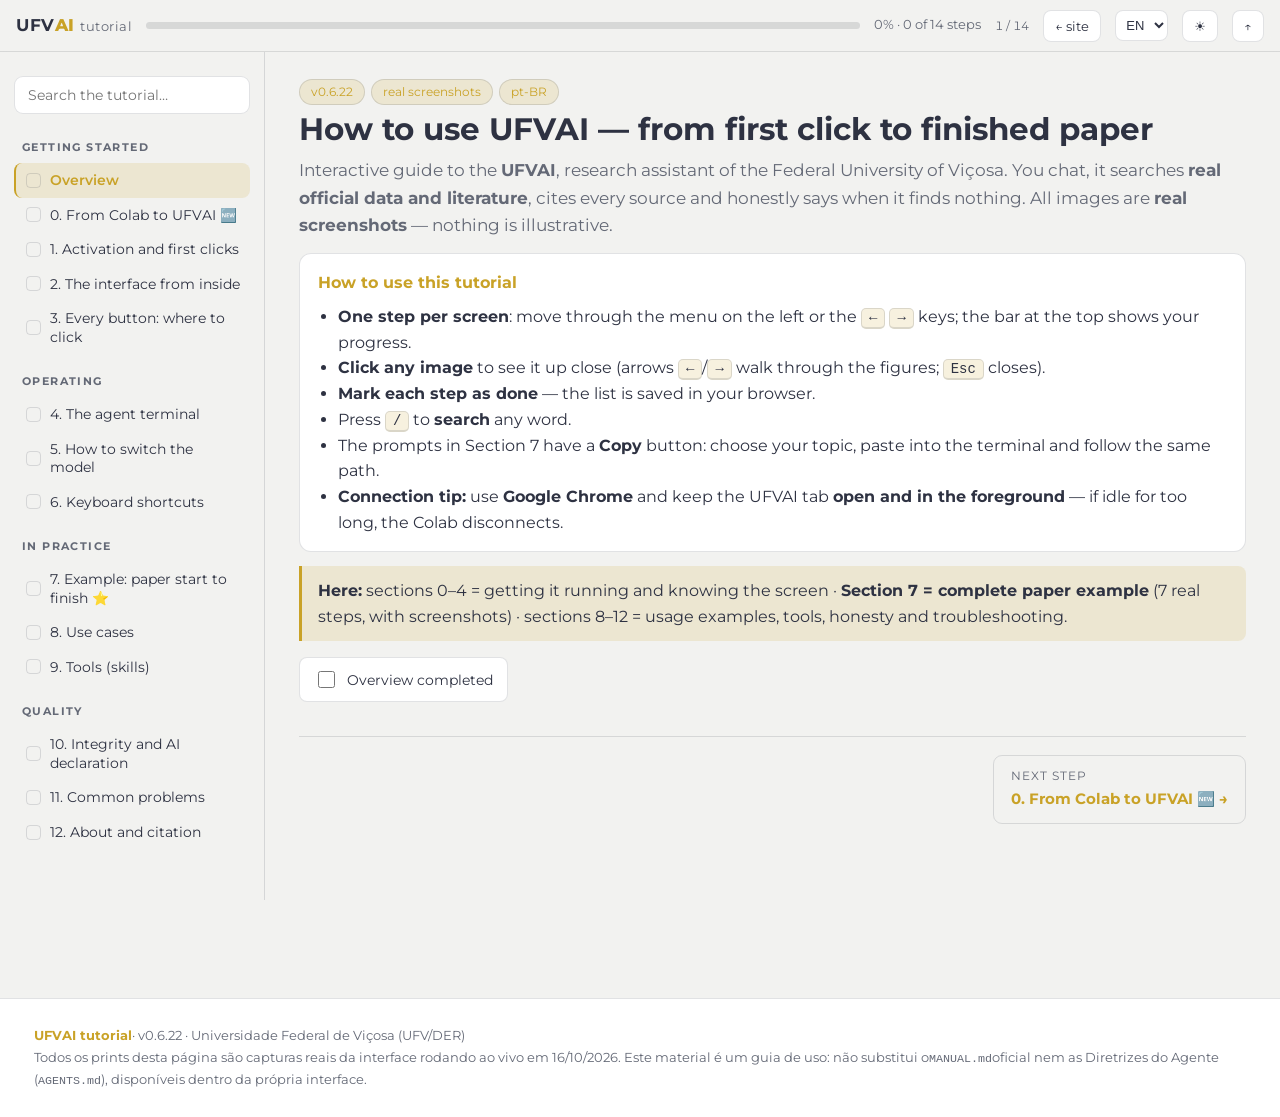
<file: tutorial.html>
<!DOCTYPE html>

<html data-ttheme="light" lang="pt-BR">
<head>
<meta charset="utf-8"/>
<meta content="width=device-width, initial-scale=1.0" name="viewport"/>
<title> tutorial do UFVAI — do primeiro clique ao artigo pronto</title>
<script>
/* Segue o site institucional antes da pintura:
   · tema  → chave 'ufvai-theme'  (sem escolha salva: claro, como no site)
   · idioma → chave 'ufvai-lang'  (pt | en | es | fr | zh) */
(function () {
  var root = document.documentElement;
  try {
    root.dataset.ttheme = (localStorage.getItem('ufvai-theme') === 'dark') ? 'dark' : 'light';
  } catch (e) { root.dataset.ttheme = 'light'; }
  try {
    var codes = { pt: 'pt-BR', en: 'en-US', es: 'es-ES', fr: 'fr-FR', zh: 'zh-CN' };
    var l = String(localStorage.getItem('ufvai-lang') || '').toLowerCase();
    var key = l.indexOf('zh') === 0 ? 'zh' : l.indexOf('en') === 0 ? 'en'
            : l.indexOf('es') === 0 ? 'es' : l.indexOf('fr') === 0 ? 'fr'
            : l.indexOf('pt') === 0 ? 'pt' : null;
    if (key) root.lang = codes[key];
  } catch (e) { /* mantém pt-BR do HTML */ }
})();
</script>
<link rel="preconnect" href="https://fonts.googleapis.com">
<link rel="preconnect" href="https://fonts.gstatic.com" crossorigin>
<link href="https://fonts.googleapis.com/css2?family=Montserrat:wght@300;400;500;600;700;800&display=swap" rel="stylesheet">
<style>
/* ── Identidade visual = site institucional v2 (outputs-ufvai-site-v2) ──
   navy grafite #2E3242 · dourado #C9A227 · off-white #F2F2F0 · sálvia #8FA382 · vinho #7B3B44 */
:root{
  --bg:#F2F2F0; --bg-alt:#EBEBE7; --bg2:#FFFFFF; --rail:#FFFFFF;
  --line:rgba(46,50,66,.14); --line-strong:rgba(46,50,66,.30);
  --ink:#2E3242; --body:#4A4F5C; --muted:#646976;
  --gold:#C9A227; --gold-ink:#7D6216; --gold-dim:rgba(201,162,39,.15);
  --wine:#7B3B44; --sage:#8FA382; --sage-ink:#5F7355;
  --green:#5F7355; --red:#7B3B44; --blue:#4A6FA5; --radius:12px;
  --shadow:0 24px 60px -30px rgba(46,50,66,.35);
  --sans:'Montserrat','Segoe UI',system-ui,-apple-system,Roboto,Arial,sans-serif;
  --mono:ui-monospace,'SF Mono',Menlo,Consolas,'Liberation Mono',monospace;
  color-scheme:light;
}
html[data-ttheme="light"]{
  --bg:#F2F2F0; --bg-alt:#EBEBE7; --bg2:#FFFFFF; --rail:#FFFFFF;
  --line:rgba(46,50,66,.14); --line-strong:rgba(46,50,66,.30);
  --ink:#2E3242; --body:#4A4F5C; --muted:#646976;
  --gold:#C9A227; --gold-ink:#7D6216; --gold-dim:rgba(201,162,39,.15);
  --wine:#7B3B44; --sage:#8FA382; --sage-ink:#5F7355;
  --green:#5F7355; --red:#7B3B44; --blue:#4A6FA5;
  color-scheme:light;
}
/* Tema escuro = modo dark do site v2 */
html[data-ttheme="dark"]{
  --bg:#171A24; --bg-alt:#1B1F2B; --bg2:#212634; --rail:#212634;
  --line:rgba(237,235,230,.14); --line-strong:rgba(237,235,230,.32);
  --ink:#EDEBE6; --body:#C6C9D2; --muted:#9AA0AE;
  --gold:#C9A227; --gold-ink:#D9B441; --gold-dim:rgba(201,162,39,.16);
  --wine:#B98089; --sage:#9DB38F; --sage-ink:#A9BD9B;
  --green:#9DB38F; --red:#B98089; --blue:#9CC7E8;
  --shadow:0 24px 60px -30px rgba(0,0,0,.65);
  color-scheme:dark;
}
html{scroll-behavior:auto}
*{box-sizing:border-box}
html,body{margin:0;padding:0}
body{background:var(--bg);color:var(--ink);font-family:var(--sans);font-size:15.5px;line-height:1.65}
a{color:var(--gold);text-decoration:none}
a:hover{text-decoration:underline}
code,kbd{font-family:var(--mono);font-size:.9em}
kbd{background:var(--gold-dim);border:1px solid var(--line);border-bottom-width:2px;border-radius:5px;padding:1px 7px;color:var(--ink);white-space:nowrap}
/* ---------- barra de progresso ---------- */
#topbar{position:fixed;top:0;left:0;right:0;height:52px;background:color-mix(in srgb,var(--bg) 92%,transparent);
  backdrop-filter:blur(8px);border-bottom:1px solid var(--line);z-index:60;display:flex;align-items:center;gap:14px;padding:0 16px}
#topbar .logo{font-weight:800;letter-spacing:.5px;font-size:17px}
#topbar .logo b{color:var(--ink)} #topbar .logo i{color:var(--gold);font-style:normal}
#pct{font-size:12.5px;color:var(--muted);white-space:nowrap}
#progress{flex:1;height:7px;background:var(--line);border-radius:99px;overflow:hidden;min-width:60px}
#progress i{display:block;height:100%;width:0;background:linear-gradient(90deg,#7D6216,var(--gold));transition:width .35s}
.tb-btn{background:var(--rail);border:1px solid var(--line);color:var(--ink);border-radius:8px;padding:7px 11px;
  font-size:13px;cursor:pointer;font-family:var(--sans);white-space:nowrap}
.tb-btn:hover{border-color:var(--gold)}
#menu-toggle{display:none}
/* ---------- layout ---------- */
#wrap{display:flex;padding-top:52px;max-width:1500px;margin:0 auto}
#nav{width:265px;flex:0 0 265px;position:sticky;top:52px;align-self:flex-start;max-height:calc(100vh - 52px);
  overflow-y:auto;padding:22px 14px 60px;border-right:1px solid var(--line)}
#nav h4{font-size:11px;text-transform:uppercase;letter-spacing:1.4px;color:var(--muted);margin:18px 8px 7px}
#nav a{display:flex;gap:9px;align-items:center;padding:8px 10px;border-radius:8px;color:var(--ink);
  font-size:13.7px;line-height:1.35;border-left:2px solid transparent}
#nav a:hover{background:var(--gold-dim);text-decoration:none}
#nav a.on{background:var(--gold-dim);border-left-color:var(--gold);color:var(--gold);font-weight:600}
#nav a .ck{width:15px;height:15px;border:1.5px solid var(--line);border-radius:4px;flex:0 0 15px;display:grid;place-items:center;font-size:10px;color:transparent}
#nav a.done .ck{background:var(--green);border-color:var(--green);color:#FFFFFF}
#main{flex:1;min-width:0;padding:26px 34px 120px}
section{margin:0 0 54px;scroll-margin-top:66px}
/* paginação: um passo por "página" */
main section{display:none}
main section.on{display:block}
#pageinfo{font-size:12px;color:var(--muted);white-space:nowrap;font-variant-numeric:tabular-nums}
h1{font-size:31px;line-height:1.2;margin:.2em 0 .3em}
h2{font-size:23px;margin:0 0 12px;padding-bottom:9px;border-bottom:1px solid var(--line)}
h3{font-size:17.5px;margin:26px 0 8px;color:var(--gold)}
p{margin:.55em 0}
.lead{color:var(--muted);font-size:16.5px}
.badge{display:inline-block;background:var(--gold-dim);border:1px solid var(--line);color:var(--gold);
  border-radius:99px;padding:2px 11px;font-size:12px;margin-right:6px}
.card{background:var(--bg2);border:1px solid var(--line);border-radius:var(--radius);padding:16px 18px;margin:14px 0}
.warn{border-left:3px solid var(--gold);background:var(--gold-dim);padding:12px 16px;border-radius:0 8px 8px 0;margin:14px 0}
.ok{border-left:3px solid var(--green);background:rgba(74,222,128,.08);padding:12px 16px;border-radius:0 8px 8px 0;margin:14px 0}
.danger{border-left:3px solid var(--red);background:rgba(248,113,113,.08);padding:12px 16px;border-radius:0 8px 8px 0;margin:14px 0}
/* ---------- figuras / lightbox ---------- */
figure{margin:18px 0}
.shot{width:100%;border:1px solid var(--line);border-radius:9px;background:#000;cursor:zoom-in;display:block;
  transition:transform .18s,box-shadow .18s}
/* moldura com FAIXAS REAIS da interface do UFVAI (barra + rodapé reais, recortadas do app) */
.ufvframe{display:block;border:2px solid var(--line-strong);border-radius:14px;overflow:hidden;
  box-shadow:var(--shadow);margin:4px 0}
.ufvframe img.sbar{display:block;width:100%;border:none}
.ufvframe img.shot{border:none;border-radius:0}
.compo{font-size:11.5px;color:var(--muted);display:block;margin-top:3px}
/* simulacro de celular p/ o print mobile */
.phone{position:relative;display:inline-block;vertical-align:top;background:#171A24;border-radius:44px;
  padding:18px 11px;box-shadow:0 30px 60px -22px rgba(23,26,36,.55), inset 0 0 0 2px rgba(201,162,39,.4);margin:4px 0}
.phone .phone-notch{position:absolute;top:18px;left:50%;transform:translateX(-50%);width:96px;height:21px;
  background:#171A24;border-radius:12px;z-index:2;pointer-events:none}
.phone .phone-notch::after{content:'';position:absolute;right:5px;top:5px;width:9px;height:9px;border-radius:50%;
  background:#2E3242;box-shadow:inset 0 0 2px rgba(237,235,230,.5)}
.phone img.shot{width:292px;border-radius:28px;border:none}
.shot:hover{box-shadow:var(--shadow)}
figcaption{font-size:13px;color:var(--muted);margin-top:7px}
#lightbox{position:fixed;inset:0;background:rgba(0,0,0,.93);z-index:200;display:none;flex-direction:column}
#lightbox.on{display:flex}
#lb-bar{display:flex;align-items:center;gap:12px;padding:10px 16px;color:#ddd;font-size:13.5px}
#lb-bar button{background:#1b1f23;border:1px solid #333;color:#eee;border-radius:7px;padding:6px 12px;cursor:pointer;font-size:14px}
#lb-bar button:hover{border-color:var(--gold)}
#lb-cap{flex:1;text-align:center;color:#cfcbc3}
#lb-stage{flex:1;display:grid;place-items:center;padding:6px 16px 20px;overflow:auto}
#lb-stage img{max-width:100%;max-height:100%;object-fit:contain;border-radius:6px}
/* ---------- mapa clicável da interface ---------- */
.mapa{position:relative;border:1px solid var(--line);border-radius:9px;overflow:hidden;background:#000}
.mapa img{width:100%;display:block}
.hot{position:absolute;transform:translate(-50%,-50%);width:34px;height:34px;border-radius:50%;
  background:var(--gold-dim);border:2px solid var(--gold);cursor:pointer;display:grid;place-items:center;
  color:#fff;font-size:13px;font-weight:700;animation:pulse 2.4s infinite}
@keyframes pulse{0%{box-shadow:0 0 0 0 rgba(216,180,90,.55)}70%{box-shadow:0 0 0 14px rgba(216,180,90,0)}100%{box-shadow:0 0 0 0 rgba(216,180,90,0)}}
.hot:hover,.hot.on{background:var(--gold);color:#2E3242}
#hot-info{background:var(--bg2);border:1px solid var(--gold);border-radius:9px;padding:13px 16px;margin-top:12px;min-height:74px}
#hot-info b{color:var(--gold)}
/* ---------- passos / artigo ---------- */
.step{background:var(--bg2);border:1px solid var(--line);border-radius:var(--radius);padding:0;margin:20px 0;overflow:hidden}
.step-h{display:flex;gap:13px;align-items:center;padding:14px 18px;border-bottom:1px solid var(--line);background:var(--gold-dim)}
.step-n{width:31px;height:31px;flex:0 0 31px;border-radius:50%;background:var(--gold);color:#141414;font-weight:800;
  display:grid;place-items:center;font-size:15px}
.step-t{font-weight:700;font-size:16px}
.step-b{padding:16px 18px}
.prompt{position:relative;background:#0b0d0e;border:1px dashed #3a4046;border-radius:8px;padding:12px 14px 12px;
  font-family:var(--mono);font-size:13px;color:#cfd6dc;white-space:pre-wrap;word-break:break-word;margin:10px 0}
html[data-ttheme="light"] .prompt{background:#f1efe9;color:#33322e}
.prompt .copiar{position:absolute;top:7px;right:7px;background:var(--rail);border:1px solid var(--line);color:var(--muted);
  border-radius:6px;font-size:11.5px;padding:4px 9px;cursor:pointer;font-family:var(--sans)}
.prompt .copiar:hover{color:var(--gold);border-color:var(--gold)}
/* ---------- abas ---------- */
.tabs{display:flex;gap:7px;flex-wrap:wrap;margin:16px 0 4px}
.tabs button{background:var(--bg2);border:1px solid var(--line);color:var(--muted);border-radius:99px;
  padding:7px 16px;cursor:pointer;font-size:13.6px;font-family:var(--sans)}
.tabs button.on{background:var(--gold-dim);border-color:var(--gold);color:var(--gold);font-weight:600}
.tabpane{display:none} .tabpane.on{display:block;animation:fade .3s}
@keyframes fade{from{opacity:0;transform:translateY(5px)}to{opacity:1;transform:none}}
/* ---------- tabelas ---------- */
table{width:100%;border-collapse:collapse;margin:14px 0;font-size:14px}
th,td{border:1px solid var(--line);padding:8px 11px;text-align:left;vertical-align:top}
th{background:var(--gold-dim);color:var(--gold);font-weight:600}
tr:nth-child(even) td{background:color-mix(in srgb,var(--bg2) 60%,transparent)}
/* ---------- checkbox de progresso ---------- */
.done-box{display:flex;align-items:center;gap:9px;margin-top:16px;padding:10px 14px;border:1px solid var(--line);
  border-radius:8px;background:var(--bg2);font-size:13.6px;cursor:pointer;user-select:none;width:fit-content}
.done-box input{accent-color:var(--green);width:17px;height:17px;cursor:pointer}
/* ---------- navegação inferior ---------- */
.pager{display:flex;justify-content:space-between;gap:12px;margin-top:34px;border-top:1px solid var(--line);padding-top:18px}
.pager a{border:1px solid var(--line);border-radius:9px;padding:11px 17px;color:var(--ink);max-width:47%}
.pager a:hover{border-color:var(--gold);text-decoration:none;background:var(--gold-dim)}
.pager a small{display:block;color:var(--muted);font-size:11.5px;text-transform:uppercase;letter-spacing:1px}
.pager a b{color:var(--gold);font-size:14.5px}
/* ---------- rodapé ---------- */
footer{border-top:1px solid var(--line);padding:26px 34px;color:var(--muted);font-size:13px;background:var(--bg2)}
/* ---------- busca ---------- */
#busca{width:100%;background:var(--bg2);border:1px solid var(--line);border-radius:9px;color:var(--ink);
  padding:9px 13px;font-size:14px;font-family:var(--sans);margin:2px 0 6px}
#busca:focus{outline:none;border-color:var(--gold)}
/* ---------- responsivo ---------- */
@media print{
  #topbar,#nav,#lightbox,.pager,.done-box,#busca,#pageinfo{display:none !important}
  main section{display:block !important;page-break-after:always}
  main section:last-of-type{page-break-after:auto}
  #wrap{display:block;padding-top:0}
  #main{padding:0}
  body{background:#fff;color:#111;font-size:11.5pt}
  .shot{max-height:9.5cm;object-fit:contain;object-position:left}
  figure{break-inside:avoid;page-break-inside:avoid}
  .step{break-inside:avoid}
  section{page-break-before:auto}
  a{color:#111}
}
@media (max-width:1000px){
  #menu-toggle{display:inline-block}
  #nav{position:fixed;left:0;top:52px;bottom:0;background:var(--bg);z-index:55;transform:translateX(-105%);
    transition:transform .25s;box-shadow:0 0 40px rgba(0,0,0,.6);width:290px;flex-basis:290px}
  #nav.open{transform:none}
  #main{padding:20px 16px 90px}
  h1{font-size:25px} h2{font-size:20px}
  .pager a{max-width:100%}
}

/* ---------- responsivo (≤1000px refinado + ≤640px) ---------- */
.tscroll{overflow-x:auto;-webkit-overflow-scrolling:touch}
.tscroll table{min-width:max-content}
img{max-width:100%}
@media (max-width:1000px){
  #topbar{gap:8px;padding:0 12px}
  #pct{white-space:nowrap;overflow:hidden;text-overflow:ellipsis;max-width:22vw}
  .hot{width:30px;height:30px;font-size:12px}
}
@media (max-width:640px){
  #topbar{height:48px;padding:0 8px;gap:6px}
  #wrap{padding-top:48px}
  #nav{top:48px}
  #pct{display:none}
  .logo span{display:none}
  #pageinfo{font-size:11px;flex-shrink:0}
  #progress{min-width:64px;height:6px}
  .tb-btn{padding:6px 8px;font-size:12px}
  #site-btn{padding:6px 8px;font-size:0}
  #site-btn::before{content:"←";font-size:15px}
  #main{padding:14px 12px 84px}
  h1{font-size:22px} h2{font-size:19px} h3{font-size:16px}
  .lead{font-size:15px}
  .badge{font-size:10.5px;padding:2px 8px} .badge+.badge{margin-top:4px}
  figure{margin:12px 0}
  .pager{flex-direction:column;align-items:stretch;gap:8px}
  .pager a{max-width:100%}
  .phone{padding:10px 6px;border-radius:30px}
  .phone img.shot{width:min(230px,74vw);border-radius:20px}
  .phone .phone-notch{width:70px;height:16px;top:10px}
  .card,.warn,.ok{padding:12px;border-radius:10px}
  .step-h .step-t{font-size:14px}
  .prompt{font-size:12px;padding:10px}
  .prompt .copiar{position:static;display:inline-block;margin-top:6px}
  .tabs button{padding:7px 10px;font-size:12.5px}
  .compo{font-size:10.5px}
  #lb-bar{padding:8px} #lb-bar button{padding:6px 9px}
}
@media (max-width:420px){
  /* telas muito estreitas: a barra do topo estourava (21px em 360px) */
  #progress{min-width:34px}
  #pageinfo{font-size:11px}
  #topbar{padding:0 6px;gap:5px}
}
@media (max-width:340px){
  #topo-btn{display:none}
}
</style>
</head>
<body>
<div id="topbar">
<button class="tb-btn" id="menu-toggle" title="Menu">☰</button>
<div class="logo" data-i18n="b0231"><b>UFV</b><i>AI</i> <span style="font-weight:400;color:var(--muted);font-size:12.5px">tutorial</span></div>
<div id="progress"><i id="bar"></i></div>
<span data-i18n="b0232" id="pct">0% · 0 de 0 etapas</span><span id="pageinfo">1 / 14</span>
<button class="tb-btn" id="site-btn" style="display:none" onclick="location.href='index.html'" title="Voltar ao site do UFVAI">← site</button>
<button class="tb-btn" id="theme-btn" title="Tema do tutorial">🌙</button>
<script>(function(){try{fetch("index.html",{method:"HEAD"}).then(function(r){if(r.ok){var b=document.getElementById("site-btn");if(b)b.style.display="inline-block";}}).catch(function(){});}catch(e){}})();</script>
<button class="tb-btn" id="topo-btn" title="Voltar ao topo">↑</button>
</div>
<div id="wrap">
<nav id="nav">
<input aria-label="Buscar" id="busca" placeholder="Buscar no tutorial…" type="search"/>
<h4 data-i18n="b0213">Começando</h4>
<a data-i18n="b0214" href="#inicio"><span class="ck">✓</span>Visão geral</a>
<a data-i18n="b0215" href="#colab"><span class="ck">✓</span>0. Do Colab ao UFVAI 🆕</a>
<a data-i18n="b0216" href="#ativacao"><span class="ck">✓</span>1. Ativação e primeiros cliques</a>
<a data-i18n="b0217" href="#interface"><span class="ck">✓</span>2. A interface por dentro</a>
<a data-i18n="b0218" href="#botoes"><span class="ck">✓</span>3. Cada botão: onde clicar</a>
<h4 data-i18n="b0219">Operando</h4>
<a data-i18n="b0220" href="#terminal"><span class="ck">✓</span>4. O terminal do agente</a>
<a data-i18n="b0221" href="#modelo"><span class="ck">✓</span>5. Como trocar o modelo</a>
<a data-i18n="b0222" href="#atalhos"><span class="ck">✓</span>6. Atalhos de teclado</a>
<h4 data-i18n="b0223">Na prática</h4>
<a data-i18n="b0224" href="#artigo"><span class="ck">✓</span>7. Exemplo: artigo do início ao fim ⭐</a>
<a data-i18n="b0225" href="#casos"><span class="ck">✓</span>8. Casos de uso</a>
<a data-i18n="b0226" href="#skills"><span class="ck">✓</span>9. Ferramentas (skills)</a>
<h4 data-i18n="b0227">Qualidade</h4>
<a data-i18n="b0228" href="#integridade"><span class="ck">✓</span>10. Integridade e declaração de IA</a>
<a data-i18n="b0229" href="#problemas"><span class="ck">✓</span>11. Problemas comuns</a>
<a data-i18n="b0230" href="#sobre"><span class="ck">✓</span>12. Sobre e citação</a>
</nav>
<main id="main">
<!-- ============ 1. VISÃO GERAL ============ -->
<section id="inicio">
<span class="badge" data-i18n="b0001">v0.6.22</span><span class="badge" data-i18n="b0002">prints reais</span><span class="badge" data-i18n="b0003">pt-BR</span>
<h1 data-i18n="b0004">Como usar o UFVAI — do primeiro clique ao artigo pronto</h1>
<p class="lead" data-i18n="b0005">Guia interativo do <b>UFVAI</b>, assistente de pesquisa da Universidade Federal de Viçosa. Você conversa,
      ele busca <b>dados oficiais e literatura de verdade</b>, cita cada fonte e avisa com honestidade quando não
      encontra. Todas as imagens são <b>capturas reais</b> — nada é ilustração.</p>
<div class="card" data-i18n="b0006"><b style="color:var(--gold)">Como usar este tutorial</b>
<ul style="margin:8px 0 0;padding-left:20px">
<li><b>Um passo por tela</b>: avance pelo menu à esquerda ou pelas teclas <kbd>←</kbd> <kbd>→</kbd>; a barra no topo mostra seu progresso.</li>
<li><b>Clique em qualquer imagem</b> para ver de perto (as setas <kbd>←</kbd>/<kbd>→</kbd> caminham entre as figuras; <kbd>Esc</kbd> fecha).</li>
<li><b>Marque cada passo como feito</b> — a lista fica salva no seu navegador.</li>
<li>Pressione <kbd>/</kbd> para <b>procurar</b> qualquer palavra.</li>
<li>Os prompts da Seção 7 têm botão <b>Copiar</b>: escolha o seu tema, cole no terminal e siga o mesmo caminho.</li>
<li><b>Dica de conexão:</b> use o <b>Google Chrome</b> e deixe a aba do UFVAI <b>aberta e em primeiro plano</b> — se ficar muito tempo sem mexer, o Colab desconecta.</li>
</ul></div>
<div class="warn" data-i18n="b0007"><b>Por aqui:</b> seções 0–4 = colocar para funcionar e conhecer a tela ·
      <b>Seção 7 = exemplo completo de artigo</b> (7 passos reais, com prints) ·
      seções 8–12 = exemplos de uso, ferramentas, honestidade e soluções de problemas.</div>
<label class="done-box" data-i18n="b0008"><input class="cb" data-for="inicio" id="cb-inicio" type="checkbox"/> Concluí a visão geral</label>
<div class="pager" data-i18n="b0009">
<span></span>
<a href="#colab"><small>Próxima etapa</small><b>0. Do Colab ao UFVAI 🆕 →</b></a>
</div>
</section>
<!-- ============ 0. DO COLAB AO UFVAI ============ -->
<section id="colab">
<span class="badge" data-i18n="b0010">Google Colab</span><span class="badge" data-i18n="b0011">notebook oficial</span><span class="badge" data-i18n="b0012">~2 min</span>
<h2 data-i18n="b0013">0. Do Colab ao UFVAI — o processo completo</h2>
<p data-i18n="b0014">Tudo começa numa <b>página do Colab</b> (o “computador na nuvem” do Google). Ao clicar em ▶, o próprio
      piloto instala tudo e abre o UFVAI — você só acompanha a barra de progresso:</p>
<figure>
<img alt="Notebook oficial PesquisAI.ipynb aberto no Colab" class="shot" data-cap="Tela do Colab — notebook oficial com painel de boot em 100% e botão ABRIR O UFVAI" src="prints/00-colab-notebook.png"/>
<figcaption><b data-i18n="b0015">Tela do Colab.</b>Notebook oficial<code>PesquisAI.ipynb</code>: células de introdução,
        código de inicialização, painel de progresso e o botão dourado<b data-i18n="b0018">ABRIR O UFVAI</b>. <i data-i18n="b0019">(Composição fiel às
        células e ao painel reais; a tela exata varia conforme o seu navegador.)</i></figcaption>
</figure>
<div class="step" data-i18n="b0020">
<div class="step-h"><span class="step-n">1</span><span class="step-t">Abra o notebook oficial</span></div>
<div class="step-b">
<p>Clique no badge verde <b>“Clique aqui — Comece a usar”</b> do repositório
        (<code>github.com/gustavobraga-byte/PesquisAI</code>) — ele abre
        <a href="https://colab.research.google.com/github/gustavobraga-byte/PesquisAI/blob/main/PesquisAI.ipynb" rel="noopener" target="_blank">colab.research.google.com/github/…/PesquisAI.ipynb</a> já logado na sua conta Google.</p>
</div>
</div>
<div class="step" data-i18n="b0021">
<div class="step-h"><span class="step-n">2</span><span class="step-t">Role até a célula de código e clique em ▶ (ou Ambiente de execução → Executar tudo)</span></div>
<div class="step-b">
<p>O atalho <kbd>Ctrl+F9</kbd> executa todas as células de uma vez. Você pode optar por executar apenas a célula
        de código — o UFVAI cuida de todo o resto só dela.</p>
</div>
</div>
<div class="step" data-i18n="b0022">
<div class="step-h"><span class="step-n">3</span><span class="step-t">Aguarde o painel de boot (~2 min)</span></div>
<div class="step-b">
<p>Uma barra mostra o caminho em linguagem simples
        (instalação → chaves do Drive → conversa → tela). Quando aparecer
        <b>“✨ UFVAI pronto!”</b>, é só usar.</p>
</div>
</div>
<div class="step" data-i18n="b0023">
<div class="step-h"><span class="step-n">4</span><span class="step-t">Clique em ABRIR O UFVAI</span></div>
<div class="step-b">
<p>O botão dourado abre a interface em um endereço <code>*.prod.colab.dev</code> na sua aba — é aí que o
        tutorial “real” começa (a tela de boas-vindas da Seção 1).</p>
</div>
</div>
<div class="warn" style="border-left-width:4px" data-i18n="b0339"><b style="color:var(--gold)">⚠️ Muito importante: não deixe o computador sozinho</b>
<p>O Colab <b>desliga o UFVAI quando fica tempo sem atividade</b>. Enquanto você pesquisa:
<b>não minimize a aba, não troque de tela e não deixe o computador “pegar no sono”</b>
(proibido a tela bloquear/entrar em espera — se precisar, ajuste nas configurações de energia).
Use o <b>Google Chrome</b>. Se por acaso desconectar, não se assuste: <b>nada se perde</b> —
volte ao notebook e clique em <b>Ambiente de execução → Executar tudo</b> (leva ~2 min para voltar).</p></div>
<div class="warn" data-i18n="b0024"><b>Por que isso acontece</b> — manter a máquina do Colab ligada custa computação. Enquanto a aba
      fica aberta e <i>visível</i>, o UFVAI grava uma linha por minuto em <code>ufvai_keepalive.log</code> para
      <b>ajudar</b> a manter a sessão; ainda assim, o Colab desliga após ~12 h de uso. Para encerrar você mesmo
      (e economizar seu limite): <b>Ambiente de execução → Desconectar e excluir o ambiente de execução</b>,
      ou o botão <b>SAIR</b> na própria interface.</div>
<div class="ok" data-i18n="b0025"><b>Sem Colab?</b> Instale o pacote no seu computador e abra o programa <code>ufvai</code>: em instantes a
      mesma janela aparece (interface em <code>localhost:8001</code>, conversa em <code>localhost:8000</code>).
      Nada desta máquina sai para a internet.</div>
<label class="done-box" data-i18n="b0026"><input class="cb" data-for="colab" id="cb-colab" type="checkbox"/> Concluí o processo no Colab</label>
<div class="pager" data-i18n="b0027">
<a href="#inicio"><small>Anterior</small><b>← Visão geral</b></a>
<a href="#ativacao"><small>Próxima etapa</small><b>1. Ativação e primeiros cliques →</b></a>
</div>
</section>
<!-- ============ 2. ATIVAÇÃO ============ -->
<section id="ativacao">
<h2 data-i18n="b0028">1. Ativação e primeiros cliques</h2>
<p data-i18n="b0029">Terminou o Colab (Seção 0)? A primeira tela é a de boas-vindas. Por trás dela, tela e conversa
      já estão no ar — você só confirma:</p>
<figure>
<img alt="Tela de boas-vindas do UFVAI" class="shot" data-cap="Print 01 — Tela de boas-vindas (usuário reconhecido pelo e-mail de ativação)" src="prints/01-ao-abrir.png"/>
<figcaption><b data-i18n="b0030">Print 01 — Ao abrir.</b>O UFVAI reconhece quem já ativou antes e mostra o e-mail guardado
        no seu Drive (<code>backups/ufvai_consentimento.json</code>).</figcaption>
</figure>
<figure>
<img alt="Tela de ativação — usuário não registrado" class="shot" data-cap="Print 01b — Ativação de usuário novo: Termos de Uso v6, nome + e-mail" src="prints/01b-usuario-nao-registrado.png"/>
<figcaption><b data-i18n="b0338">Print 01b — Usuário novo.</b>Quem ainda não ativou vê esta tela de registro: aceite os
        <b>Termos de Uso (v6)</b>, informe <b>nome + e-mail</b> (habilita o botão de aceite) e decida se contribui (ou não)
        com métricas anônimas de uso.</figcaption>
</figure>
<h3 data-i18n="b0032">O que fazer</h3>
<ol>
<li data-i18n="b0033">Confirme que o e-mail exibido é o seu e clique em <b>“Continuar como este usuário”</b>.</li>
<li data-i18n="b0034">Não é você? Use <b>“Se não é você, alterar e-mail”</b> para trocar a conta de ativação.</li>
<li data-i18n="b0035">Na sequência aparecem os <b>Termos de Uso</b> (versão vigente v6): é obrigatório marcar a caixa e informar
        <b>nome + e-mail</b> para habilitar o botão de aceite. Você pode optar (ou não) por métricas anônimas de uso.</li>
</ol>
<figure>
<img alt="Interface após confirmar o usuário" class="shot" data-cap="Print 02 — Depois de clicar em Continuar: interface liberada" src="prints/02-apos-continuar.png"/>
<figcaption><b data-i18n="b0036">Print 02 — Após continuar.</b>A interface é liberada: barra superior, terminal e rodapé prontos.</figcaption>
</figure>
<div class="ok" data-i18n="b0038"><b>Sua privacidade:</b> o e-mail de ativação fica somente no <b>seu Drive</b>. As “estatísticas de uso”
      são anônimas e opcionais — e, no modo offline, nada sai do seu computador.</div>
<label class="done-box" data-i18n="b0039"><input class="cb" data-for="ativacao" id="cb-ativacao" type="checkbox"/> Concluí a ativação</label>
<div class="pager" data-i18n="b0040">
<a href="#colab"><small>Anterior</small><b>← 0. Do Colab ao UFVAI</b></a>
<a href="#interface"><small>Próxima etapa</small><b>2. A interface por dentro →</b></a>
</div>
</section>
<!-- ============ 3. INTERFACE ============ -->
<section id="interface">
<h2 data-i18n="b0041">2. A interface por dentro</h2>
<p data-i18n="b0042">A janela tem <b>três partes</b>, de cima para baixo: a <b>barra de cima</b> (botões do dia a dia), a
      <b>caixa de conversa</b> no meio — o chat onde tudo acontece — e a <b>barra de embaixo</b> (backup, Drive,
      sair e chave de IA). Na prática, você conversa no meio e usa os botões das barras.</p>
<figure>
<img alt="Interface principal do UFVAI com terminal ativo" class="shot" data-cap="Print 03 — Interface principal com o terminal do agente ao vivo" src="prints/03-interface-principal.png"/>
<figcaption><b data-i18n="b0043">Print 03 — Interface principal.</b>Clique nos números da imagem abaixo para ver o que cada área faz.</figcaption>
</figure>
<div class="mapa" id="mapa">
<img alt="Mapa clicável da interface" src="prints/03-interface-principal.png"/>
<button class="hot" data-n="1" style="left:13.1%;top:2%" title="Dashboard">1</button>
<button class="hot" data-n="2" style="left:14.8%;top:2%" title="Manual">2</button>
<button class="hot" data-n="3" style="left:16.6%;top:2%" title="Sessões">3</button>
<button class="hot" data-n="4" style="left:18.4%;top:2%" title="Atalhos">4</button>
<button class="hot" data-n="5" style="left:20.2%;top:2%" title="Diretrizes">5</button>
<button class="hot" data-n="6" style="left:22.0%;top:2%" title="Memória">6</button>
<button class="hot" data-n="7" style="left:23.8%;top:2%" title="Tema">7</button>
<button class="hot" data-n="8" style="left:26.4%;top:2%" title="Idioma">8</button>
<button class="hot" data-n="9" style="left:81.6%;top:2%" title="Salvar backup">9</button>
<button class="hot" data-n="10" style="left:87.7%;top:2%" title="Restaurar">10</button>
<button class="hot" data-n="11" style="left:92.7%;top:2%" title="Drive">11</button>
<button class="hot" data-n="12" style="left:97.2%;top:2%" title="Sair">12</button>
<button class="hot" data-n="13" style="left:55%;top:48%" title="Terminal">13</button>
<button class="hot" data-n="14" style="left:86%;top:48%" title="Contexto">14</button>
<button class="hot" data-n="15" style="left:86.8%;top:98.5%" title="Provedor">15</button>
</div>
<div data-i18n="b0045" id="hot-info"><b>Clique em um dos números acima</b> para descobrir o que cada região da interface faz.</div>
<label class="done-box" data-i18n="b0046"><input class="cb" data-for="interface" id="cb-interface" type="checkbox"/> Conheço a interface</label>
<div class="pager" data-i18n="b0047">
<a href="#ativacao"><small>Anterior</small><b>← 1. Ativação</b></a>
<a href="#botoes"><small>Próxima etapa</small><b>3. Cada botão: onde clicar →</b></a>
</div>
</section>
<!-- ============ 4. BOTÕES ============ -->
<section id="botoes">
<h2 data-i18n="b0048">3. Cada botão: onde clicar</h2>
<p data-i18n="b0049">Os oito ícones da barra superior (esquerda) abrem os utilitários; os quatro botões coloridos (direita) cuidam da
      sessão. Abaixo, cada um com o print real de quando ele é clicado.</p>
<h3 data-i18n="b0050">⚡ Dashboard de saúde</h3>
<p data-i18n="b0051"><b>Onde:</b> primeiro ícone da barra de cima. É o <b>exame de saúde do app</b>: num relance, diz se o
      Drive está conectado, se as chaves de IA estão ok e quantas ferramentas estão instaladas.</p>
<figure><img alt="Dashboard de saúde" class="shot" data-cap="Print 04 — Dashboard de saúde" src="prints/04-dashboard-saude.png"/><figcaption><b data-i18n="b0052">Print 04.</b>Use sempre que algo “não responder”: o dashboard diz qual peça falhou.</figcaption></figure>
<h3 data-i18n="b0054">📖 Manual do usuário</h3>
<p data-i18n="b0055"><b>Onde:</b> segundo ícone. Abre o <b>manual completo</b> dentro da própria interface — com exemplos
      prontos e soluções para os problemas mais comuns.</p>
<figure><img alt="Manual do UFVAI aberto na interface" class="shot" data-cap="Print 05 — Manual embutido" src="prints/05-manual.png"/><figcaption><b data-i18n="b0056">Print 05.</b>O manual é o documento oficial de uso; este tutorial é o guia visual dele.</figcaption></figure>
<h3 data-i18n="b0058">🕐 Histórico de sessões</h3>
<p data-i18n="b0059"><b>Onde:</b> terceiro ícone. Guarda o <b>histórico das conversas</b>: clique numa antiga e volte
      exatamente de onde parou.</p>
<figure><img alt="Histórico de sessões" class="shot" data-cap="Print 06 — Histórico de sessões" src="prints/06-sessoes.png"/><figcaption><b data-i18n="b0060">Print 06.</b>É por aqui que você volta a uma conversa antiga.</figcaption></figure>
<h3 data-i18n="b0062">⌨️ Atalhos de teclado</h3>
<p data-i18n="b0063"><b>Onde:</b> quarto ícone. Mostra as <b>teclas de atalho</b> oficiais (detalhes na Seção 6).</p>
<figure><img alt="Modal de atalhos de teclado" class="shot" data-cap="Print 07 — Atalhos de teclado" src="prints/07-atalhos.png"/><figcaption><b data-i18n="b0064">Print 07.</b>Memorize só três:<kbd>Ctrl+P</kbd>, <kbd>Ctrl+X m</kbd>e<kbd>Ctrl+C</kbd>.</figcaption></figure>
<h3 data-i18n="b0067">📋 Diretrizes do agente</h3>
<p data-i18n="b0068"><b>Onde:</b> quinto ícone. Mostra as <b>regras que o UFVAI sempre segue</b> — por exemplo, não inventar
      dados e validar toda citação antes de usar.</p>
<figure><img alt="Diretrizes do agente" class="shot" data-cap="Print 08 — Diretrizes do agente (AGENTS.md)" src="prints/08-diretrizes-agente.png"/><figcaption><b data-i18n="b0069">Print 08.</b>Leia ao menos uma vez: é o que garante a confiabilidade das respostas.</figcaption></figure>
<h3 data-i18n="b0071">🧠 Minha memória</h3>
<p data-i18n="b0072"><b>Onde:</b> sexto ícone. É o <b>caderno de anotações</b> automático da pesquisa (hipóteses, datas,
      referências, decisões) — ótimo para revisar e retomar depois.</p>
<figure><img alt="Minha memória (vault Obsidian)" class="shot" data-cap="Print 09 — Minha memória" src="prints/09-memoria.png"/><figcaption><b data-i18n="b0073">Print 09.</b>Tudo que o agente encontra relevante é salvo aqui automaticamente.</figcaption></figure>
<h3 data-i18n="b0075">🔌 Provedor de IA · 🌙 tema · 🌐 idioma · botões da direita</h3>
<div class="card" data-i18n="b0076" style="padding:0;overflow:hidden">
<div class="tscroll"><table style="margin:0">
<tr><th>Botão</th><th>Onde clicar</th><th>O que faz</th></tr>
<tr><td><b>+ provedor</b></td><td>Rodapé, direita</td><td>Adiciona/altera a chave de IA (OpenRouter, OpenAI, Anthropic, Ollama local…)</td></tr>
<tr><td><b>🌙 Sol/Lua</b></td><td>Barra superior</td><td>Alterna tema claro/escuro da interface <i>e</i> do terminal</td></tr>
<tr><td><b>🌐 bandeira</b></td><td>Barra superior</td><td>Idioma da interface: PT-BR, EN, ES, FR, ZH (<b>trocar reinicia o terminal</b>)</td></tr>
<tr><td><b>Salvar backup</b></td><td>Topo, verde</td><td>Backup cifrado da sessão/configurações no Drive</td></tr>
<tr><td><b>Restaurar</b></td><td>Topo, âmbar</td><td>Devolve um backup anterior (sessão, chaves, preferências)</td></tr>
<tr><td><b>Drive</b></td><td>Topo, âmbar</td><td>Verifica/abre o Drive montado (Minha memória + entregas)</td></tr>
<tr><td><b>SAIR</b></td><td>Topo, vermelho</td><td>Encerra a sessão com confirmação</td></tr>
</table></div>
</div>
<figure><img alt="Conectar provedor de IA" class="shot" data-cap="Print 10 — Conectar provedor" src="prints/10-provedor.png"/><figcaption><b data-i18n="b0077">Print 10 — Provedor.</b>As chaves ficam cifradas no Drive; nunca em texto puro.</figcaption></figure>
<figure><img alt="Menu de idiomas" class="shot" data-cap="Print 11 — Menu de idiomas" src="prints/11-idioma.png"/><figcaption><b data-i18n="b0079">Print 11 — Idiomas.</b>Escolha o idioma e aguarde o terminal reiniciar com a saudação correspondente.</figcaption></figure>
<figure><img alt="Tema claro" class="shot" data-cap="Print 12 — Tema claro" src="prints/12-tema-claro.png"/><figcaption><b data-i18n="b0081">Print 12 — Tema claro.</b>Alternativa de acessibilidade; o terminal acompanha o tema da interface.</figcaption></figure>
<figure><img alt="Confirmação de saída" class="shot" data-cap="Print 13 — Botão SAIR" src="prints/13-sair.png"/><figcaption><b data-i18n="b0083">Print 13 — Sair.</b>A confirmação evita encerrar a sessão sem querer.</figcaption></figure>
<figure><span class="phone"><span class="phone-notch"></span><img alt="Interface no celular" class="shot" data-cap="Print 16 — Versão mobile" src="prints/16-mobile.png"/></span><figcaption><b data-i18n="b0085">Print 16 — No celular.</b>O menu hambúrguer (☰) abre a navegação; alvos de toque ≥ 44 px.</figcaption></figure>
<label class="done-box" data-i18n="b0087"><input class="cb" data-for="botoes" id="cb-botoes" type="checkbox"/> Sei onde clicar em cada botão</label>
<div class="pager" data-i18n="b0088">
<a href="#interface"><small>Anterior</small><b>← 2. A interface</b></a>
<a href="#terminal"><small>Próxima etapa</small><b>4. O terminal do agente →</b></a>
</div>
</section>
<!-- ============ 5. TERMINAL ============ -->
<section id="terminal">
<h2 data-i18n="b0089">4. O terminal do agente</h2>
<p data-i18n="b0090">O coração do UFVAI é a <b>conversa</b> (o terminal): é aqui que você escreve o que quer — em português
      comum — e o agente responde e <i>faz</i>: busca em fontes oficiais, cria arquivos e explica o que fez.</p>
<figure><img alt="Terminal ttyd com o agente UFVAI" class="shot" data-cap="Print 14 — Terminal do agente (tela cheia)" src="prints/14-terminal-ttyd.png"/><figcaption><b data-i18n="b0091">Print 14 — Terminal.</b>Barra de rodapé mostra o agente ativo, o modelo em uso e os atalhos de comando.</figcaption></figure>
<div class="card" data-i18n="b0093">
<b style="color:var(--gold)">O que aparece nessa conversa</b>
<ul style="margin:8px 0 0;padding-left:20px">
<li><b>Histórico</b> — tudo o que você pediu e o que o UFVAI fez (ferramentas, arquivos criados).</li>
<li><b>Painel lateral</b> — quanto já conversou e, se configurado, o custo estimado.</li>
<li><b>Caixa de escrever</b> (borda dourada) — é aqui que você digita; <kbd>Enter</kbd> envia, <kbd>Esc</kbd> para o UFVAI na hora.</li>
<li><b>Linha de baixo</b> — mostra o modelo de IA ativo e lembretes de atalhos.</li>
</ul></div>
<div class="warn" data-i18n="b0094"><b>Dica de ouro:</b> não existe pergunta “boba”. Quanto mais contexto você der (tema, recorte
      territorial, período, tipo de saída), melhor o resultado. Se a resposta estiver longa demais, <kbd>Esc</kbd>
      interrompe e você refina.</div>
<label class="done-box" data-i18n="b0095"><input class="cb" data-for="terminal" id="cb-terminal" type="checkbox"/> Já sei digitar no terminal</label>
<div class="pager" data-i18n="b0096">
<a href="#botoes"><small>Anterior</small><b>← 3. Botões</b></a>
<a href="#modelo"><small>Próxima etapa</small><b>5. Como trocar o modelo →</b></a>
</div>
</section>
<!-- ============ 6. TROCA DE MODELO ============ -->
<section id="modelo">
<h2 data-i18n="b0097">5. Como trocar o modelo</h2>
<p data-i18n="b0098">Trocar o “cérebro” da IA leva <b>dois cliques</b>, sem sair da conversa. Há dois caminhos — o
      atalho direto e o menu de comandos.</p>
<h3 data-i18n="b0099">Caminho A — atalho direto (o mais rápido)</h3>
<ol>
<li data-i18n="b0100">Clique dentro do terminal para garantir o foco.</li>
<li data-i18n="b0101">Pressione <kbd>Ctrl</kbd> + <kbd>X</kbd> e, em seguida, <kbd>m</kbd>.</li>
<li data-i18n="b0102">Abre o <b>seletor de modelo</b> — navegue com <kbd>↑</kbd>/<kbd>↓</kbd>, confirme com <kbd>Enter</kbd>, cancele com <kbd>Esc</kbd>.</li>
</ol>
<figure><img alt="Seletor de modelo do OpenCode" class="shot" data-cap="Print 15 — Seletor de modelo (Ctrl+X m)" src="prints/15-troca-modelo.png"/><figcaption><b data-i18n="b0103">Print 15 — Seletor de modelo.</b>A troca vale para a sessão atual.</figcaption></figure>
<h3 data-i18n="b0105">Caminho B — menu de comandos (<kbd>Ctrl+P</kbd>)</h3>
<ol>
<li data-i18n="b0106">Pressione <kbd>Ctrl</kbd> + <kbd>P</kbd>: abre a paleta de comandos (busca no topo).</li>
<li data-i18n="b0107">Escolha <b>“Switch model”</b> — ou digite <code>model</code> na busca e pressione <kbd>Enter</kbd>.</li>
<li data-i18n="b0108"><kbd>Esc</kbd> fecha qualquer ponto do menu.</li>
</ol>
<figure><img alt="Menu de comandos do terminal" class="shot" data-cap="Print 17 — Menu de comandos (Ctrl+P)" src="prints/17-menu-comandos.png"/><figcaption><b data-i18n="b0109">Print 17 — Menu Ctrl+P.</b>Além do modelo, ele reúne<b data-i18n="b0111">New session</b>, <b data-i18n="b0112">Clear session</b>, <b data-i18n="b0113">Compact session</b>, <b data-i18n="b0114">Export session transcript</b>e mais.</figcaption></figure>
<div class="card" data-i18n="b0116">
<b style="color:var(--gold)">E a “chave” da IA?</b><br/>
        Trocar o <i>modelo</i> muda <b>quem responde</b>; trocar o <i>provedor</i> muda <b>de onde vem a chave</b>
        — a “conta” do serviço de IA que você contratou. Fica no botão <b>+ provedor</b> do rodapé: lá você cola
        uma chave nova ou escolhe uma salva. Apareceu “Key limit exceeded”? A chave acabou — veja no ⚡ (exame
        de saúde) e troque de provedor ou modelo.
      </div>
<label class="done-box" data-i18n="b0117"><input class="cb" data-for="modelo" id="cb-modelo" type="checkbox"/> Consigo trocar o modelo</label>
<div class="pager" data-i18n="b0118">
<a href="#terminal"><small>Anterior</small><b>← 4. Terminal</b></a>
<a href="#atalhos"><small>Próxima etapa</small><b>6. Atalhos de teclado →</b></a>
</div>
</section>
<!-- ============ 7. ATALHOS ============ -->
<section id="atalhos">
<h2 data-i18n="b0119">6. Atalhos de teclado</h2>
<p data-i18n="b0120">Os atalhos abaixo são os oficiais (modal do quinto ícone da barra superior). Com três deles você já cobre 90%
      do dia a dia.</p>
<div class="tscroll"><table data-i18n="b0121">
<tr><th>Atalho</th><th>O que faz</th><th>Quando usar</th></tr>
<tr><td><kbd>Shift</kbd> + arrastar</td><td>Seleciona/copiar texto</td><td>Para copiar um trecho sem disparar o envio</td></tr>
<tr><td><kbd>Ctrl+C</kbd></td><td>Interrompe o comando em execução</td><td>Resposta longa ou ferramenta travada</td></tr>
<tr><td><kbd>Ctrl+Shift+V</kbd></td><td>Colar (Chrome)</td><td>Colar um prompt longo copiado de outro lugar</td></tr>
<tr><td><kbd>Ctrl+P</kbd></td><td>Menu de comandos</td><td>Tudo que é “ajuste”: modelo, sessão, limpar, exportar</td></tr>
<tr><td><kbd>Ctrl+X m</kbd></td><td>Alterar modelo</td><td>Trocar a IA que responde (Seção 5)</td></tr>
<tr><td><kbd>↑</kbd> / <kbd>↓</kbd></td><td>Histórico de perguntas</td><td>Reaproveitar uma pergunta antiga</td></tr>
<tr><td><kbd>Ctrl+X n</kbd></td><td>Nova sessão</td><td>Separar outro assunto sem poluir a conversa</td></tr>
<tr><td><kbd>Ctrl+X l</kbd></td><td>Trocar de sessão</td><td>Voltar para uma conversa anterior</td></tr>
<tr><td><kbd>Ctrl+C</kbd> 2×</td><td>Encerrar (em shell)</td><td>Sair do terminal</td></tr>
</table></div>
<label class="done-box" data-i18n="b0122"><input class="cb" data-for="atalhos" id="cb-atalhos" type="checkbox"/> Memorizei os atalhos</label>
<div class="pager" data-i18n="b0123">
<a href="#modelo"><small>Anterior</small><b>← 5. Trocar o modelo</b></a>
<a href="#artigo"><small>Próxima etapa</small><b>7. Artigo do início ao fim ⭐ →</b></a>
</div>
</section>
<!-- ============ 8. ARTIGO DO INÍCIO AO FIM ============ -->
<section id="artigo">
<span class="badge" data-i18n="b0124">exemplo real</span>
<h2 data-i18n="b0125">7. Exemplo: artigo do início ao fim ⭐</h2>
<p class="lead" data-i18n="b0126">Este é o <b>exemplo completo</b>: <b>7 passos executados de verdade</b> no terminal do UFVAI, do tema em
      branco ao arquivo pronto — cada um com print e o <b>prompt exato</b> (botão Copiar). Troque o tema pelo seu
      e siga o mesmo caminho.</p>
<div class="warn" data-i18n="b0127"><b>Tema do exemplo:</b> adoção de práticas agroecológicas por agricultores familiares
      (Zona da Mata de Minas Gerais · café familiar · 2016–2025 · por município).
      Não é o seu tema? Sem problema — copie os prompts trocando o assunto: o caminho é o mesmo.</div>
<div class="card" data-i18n="b0128">
<b style="color:var(--gold)">O roteiro em uma linha</b><br/>
<span class="badge">1 pergunta</span><span class="badge">2 literatura</span><span class="badge">3 dados</span>
<span class="badge">4 método</span><span class="badge">5 redação</span><span class="badge">6 ABNT</span>
<span class="badge">7 entrega</span>
</div>
<!-- PASSO 1 -->
<div class="step">
<div class="step-h" data-i18n="b0129"><span class="step-n">1</span><span class="step-t">Pergunta de pesquisa e objetivos</span></div>
<div class="step-b">
<p data-i18n="b0130"><b>Objetivo:</b> transformar um tema solto em pergunta respondível + objetivo geral + objetivos específicos.
          O agente entrega pergunta, OG, 3 OE em tabela (verbo de operação × entrega) e a cadeia lógica
          descrever → explicar → interpretar.</p>
<div class="prompt" data-raw="Ola! Quero escrever um artigo cientifico sobre a adocao de praticas agroecologicas por agricultores familiares. PASSO 1: proponha a pergunta de pesquisa, o objetivo geral e 3 objetivos especificos."><button class="copiar" data-i18n="b0131">Copiar</button>Ola! Quero escrever um artigo cientifico sobre a adocao de praticas agroecologicas por agricultores familiares. PASSO 1: proponha a pergunta de pesquisa, o objetivo geral e 3 objetivos especificos.</div>
<figure><span class="ufvframe"><img class="sbar" src="prints/topbar-real.png" alt="Barra superior real do UFVAI"/><img alt="Passo 1 — pergunta de pesquisa e objetivos" class="shot" data-cap="Print 20 — Passo 1: pergunta de pesquisa, objetivo geral e objetivos específicos" src="prints/20-artigo-1-pergunta.png"/><img class="sbar" src="prints/footer-real.png" alt="Rodapé real do UFVAI"/></span>
<figcaption><b data-i18n="b0132">Print 20.</b>O agente respondeu em 1m25s e já deixou explícito que<i data-i18n="b0134">nada ali é dado empírico</i>— só enquadramento conceitual.<i class="compo" data-i18n="b0340">Moldura com <b>faixas reais</b> da interface do UFVAI (barra superior e rodapé do app) em composição com a captura real da sessão demonstrada.</i></figcaption></figure>
<div class="ok" data-i18n="b0136"><b>Por que começar por aqui?</b> Sem pergunta delimitada, toda busca de literatura e de dados
          vira ruído. O UFVAI ainda pergunta os <b>3 recortes</b> (territorial, produtivo, temporal/unidade) antes de seguir — é aí que você
          dá o próximo prompt.</div>
</div>
</div>
<!-- PASSO 2 -->
<div class="step">
<div class="step-h" data-i18n="b0137"><span class="step-n">2</span><span class="step-t">Revisão de literatura com referências validadas</span></div>
<div class="step-b">
<p data-i18n="b0138"><b>Objetivo:</b> fixar os recortes e rodar a busca multi-base (OpenAlex, SciELO, PubMed…) com
          <b>deduplicação por DOI</b>. Skills acionadas: <code>meta-search-br</code> + <code>citation-management</code>.</p>
<div class="prompt" data-raw="Recortes: 1) Territorial: Brasil, com recorte na Zona da Mata de Minas Gerais. 2) Produtivo: cafeicultura familiar (sistema cafeeiro em consórcio/diversificado). 3) Temporal e unidade: 2016 a 2025, unidade de analise o municipio (agregados PAM/IBGE) com o produtor familiar como unidade conceitual. Siga para o PASSO 2: revisao de literatura com busca multi-base e validacao das referencias (DOI)."><button class="copiar" data-i18n="b0139">Copiar</button>Recortes: 1) Territorial: Brasil, com recorte na Zona da Mata de Minas Gerais. 2) Produtivo: cafeicultura familiar (sistema cafeeiro em consórcio/diversificado). 3) Temporal e unidade: 2016 a 2025, unidade de analise o municipio (agregados PAM/IBGE) com o produtor familiar como unidade conceitual. Siga para o PASSO 2: revisao de literatura com busca multi-base e validacao das referencias (DOI).</div>
<figure><span class="ufvframe"><img class="sbar" src="prints/topbar-real.png" alt="Barra superior real do UFVAI"/><img alt="Passo 2 — busca de literatura com DOIs" class="shot" data-cap="Print 21 — Passo 2: literatura multi-base com DOIs reais" src="prints/21-artigo-2-literatura.png"/><img class="sbar" src="prints/footer-real.png" alt="Rodapé real do UFVAI"/></span>
<figcaption><b data-i18n="b0140">Print 21.</b>Busca em execução: o agente escreve scripts de coleta, deduplica por DOI e
            lista apenas o que as APIs realmente retornaram.<i class="compo" data-i18n="b0340">Moldura com <b>faixas reais</b> da interface do UFVAI (barra superior e rodapé do app) em composição com a captura real da sessão demonstrada.</i></figcaption></figure>
</div>
</div>
<!-- PASSO 3 -->
<div class="step">
<div class="step-h" data-i18n="b0142"><span class="step-n">3</span><span class="step-t">Fontes de dados oficiais</span></div>
<div class="step-b">
<p data-i18n="b0143"><b>Objetivo:</b> fechar <i>de onde</i> vêm os números: IBGE/PAM, Censo Agropecuário, Conab, SNCAR — com
          período, variáveis e a skill certa para cada consulta. Skills: <code>ibge-br</code>, <code>agrobr</code>, <code>dados-brasil</code>.</p>
<div class="prompt" data-raw="PASSO 3: Dados. Indique as fontes oficiais brasileiras que devo usar (IBGE/PAM, Censo Agropecuario, Conab, SNCAR etc.), o periodo exato e o recorte geografico, diga qual skill devo acionar para cada consulta e quais variaveis coletar. Nao invente numeros: liste apenas o que for possivel obter da fonte."><button class="copiar" data-i18n="b0144">Copiar</button>PASSO 3: Dados. Indique as fontes oficiais brasileiras que devo usar (IBGE/PAM, Censo Agropecuario, Conab, SNCAR etc.), o periodo exato e o recorte geografico, diga qual skill devo acionar para cada consulta e quais variaveis coletar. Nao invente numeros: liste apenas o que for possivel obter da fonte.</div>
<figure><span class="ufvframe"><img class="sbar" src="prints/topbar-real.png" alt="Barra superior real do UFVAI"/><img alt="Passo 3 — fontes de dados oficiais" class="shot" data-cap="Print 22 — Passo 3: fontes oficiais, período e variáveis" src="prints/22-artigo-3-dados.png"/><img class="sbar" src="prints/footer-real.png" alt="Rodapé real do UFVAI"/></span><figcaption><b data-i18n="b0145">Print 22.</b>Repare na ordem do pedido: “não invente números” — é o que mantém o artigo defensável.<i class="compo" data-i18n="b0340">Moldura com <b>faixas reais</b> da interface do UFVAI (barra superior e rodapé do app) em composição com a captura real da sessão demonstrada.</i></figcaption></figure>
</div>
</div>
<!-- PASSO 4 -->
<div class="step">
<div class="step-h" data-i18n="b0147"><span class="step-n">4</span><span class="step-t">Desenho metodológico</span></div>
<div class="step-b">
<p data-i18n="b0148"><b>Objetivo:</b> abordagem, variáveis, modelo estatístico, software e limitações — com suposições marcadas.
          Skills de apoio: <code>experimental-design</code>, <code>statistical-analysis</code>.</p>
<div class="prompt" data-raw="PASSO 4: Metodo. Descreva em 5 a 7 linhas o desenho metodologico: abordagem, tipo de estudo, variavel dependente e independentes, modelo estatistico sugerido, software e limitacoes. Marque com [ESTIMATIVA FUNDAMENTADA] tudo que for suposicao."><button class="copiar" data-i18n="b0149">Copiar</button>PASSO 4: Metodo. Descreva em 5 a 7 linhas o desenho metodologico: abordagem, tipo de estudo, variavel dependente e independentes, modelo estatistico sugerido, software e limitacoes. Marque com [ESTIMATIVA FUNDAMENTADA] tudo que for suposicao.</div>
<figure><span class="ufvframe"><img class="sbar" src="prints/topbar-real.png" alt="Barra superior real do UFVAI"/><img alt="Passo 4 — desenho metodológico" class="shot" data-cap="Print 23 — Passo 4: método, modelo estatístico e limitações" src="prints/23-artigo-4-metodo.png"/><img class="sbar" src="prints/footer-real.png" alt="Rodapé real do UFVAI"/></span><figcaption><b data-i18n="b0150">Print 23.</b>O marcador<code>[ESTIMATIVA FUNDAMENTADA]</code>separa o que é opinião metodológica de fato verificado.<i class="compo" data-i18n="b0340">Moldura com <b>faixas reais</b> da interface do UFVAI (barra superior e rodapé do app) em composição com a captura real da sessão demonstrada.</i></figcaption></figure>
</div>
</div>
<!-- PASSO 5 -->
<div class="step">
<div class="step-h" data-i18n="b0153"><span class="step-n">5</span><span class="step-t">Redação — Introdução em IMRAD</span></div>
<div class="step-b">
<p data-i18n="b0154"><b>Objetivo:</b> escrever a introdução do artigo em linguagem científica, com citações pendentes de validação
          (<code>[AUTOR, ANO]</code>) — sem inventar autor nenhum.</p>
<div class="prompt" data-raw="PASSO 5: Redacao. Escreva a INTRODUCAO do artigo em formato IMRAD, 2 ou 3 paragrafos, linguagem cientifica, com citacoes como [AUTOR, ANO] pendentes de validacao (nao invente autores)."><button class="copiar" data-i18n="b0155">Copiar</button>PASSO 5: Redacao. Escreva a INTRODUCAO do artigo em formato IMRAD, 2 ou 3 paragrafos, linguagem cientifica, com citacoes como [AUTOR, ANO] pendentes de validacao (nao invente autores).</div>
<figure><span class="ufvframe"><img class="sbar" src="prints/topbar-real.png" alt="Barra superior real do UFVAI"/><img alt="Passo 5 — introdução IMRAD" class="shot" data-cap="Print 24 — Passo 5: introdução em formato IMRAD" src="prints/24-artigo-5-introducao.png"/><img class="sbar" src="prints/footer-real.png" alt="Rodapé real do UFVAI"/></span><figcaption><b data-i18n="b0156">Print 24.</b>Estrutura IMRAD: introdução com lacuna, objetivo e roteiro do texto.<i class="compo" data-i18n="b0340">Moldura com <b>faixas reais</b> da interface do UFVAI (barra superior e rodapé do app) em composição com a captura real da sessão demonstrada.</i></figcaption></figure>
</div>
</div>
<!-- PASSO 6 -->
<div class="step">
<div class="step-h" data-i18n="b0158"><span class="step-n">6</span><span class="step-t">Normalização ABNT das referências</span></div>
<div class="step-b">
<p data-i18n="b0159"><b>Objetivo:</b> montar a lista final conforme a <b>ABNT NBR 6023</b>, usando só as referências já validadas
          nesta conversa. Skills: <code>citation-management</code> (valida) + <code>ufv-abnt</code> (formata).</p>
<div class="prompt" data-raw="PASSO 6: Normalizacao. Monte a lista de referencias finais em ABNT NBR 6023 usando somente as referencias ja validadas nesta conversa, e diga quais skills usar (citation-management, ufv-abnt). Se alguma referencia nao tiver DOI/URL validado, marque [VALIDACAO PENDENTE]."><button class="copiar" data-i18n="b0160">Copiar</button>PASSO 6: Normalizacao. Monte a lista de referencias finais em ABNT NBR 6023 usando somente as referencias ja validadas nesta conversa, e diga quais skills usar (citation-management, ufv-abnt). Se alguma referencia nao tiver DOI/URL validado, marque [VALIDACAO PENDENTE].</div>
<figure><span class="ufvframe"><img class="sbar" src="prints/topbar-real.png" alt="Barra superior real do UFVAI"/><img alt="Passo 6 — referências em ABNT" class="shot" data-cap="Print 25 — Passo 6: referências ABNT NBR 6023" src="prints/25-artigo-6-abnt.png"/><img class="sbar" src="prints/footer-real.png" alt="Rodapé real do UFVAI"/></span><figcaption><b data-i18n="b0161">Print 25.</b>Referência sem DOI/URL verificado fica marcada como pendente — nunca “achada”.<i class="compo" data-i18n="b0340">Moldura com <b>faixas reais</b> da interface do UFVAI (barra superior e rodapé do app) em composição com a captura real da sessão demonstrada.</i></figcaption></figure>
</div>
</div>
<!-- PASSO 7 -->
<div class="step">
<div class="step-h" data-i18n="b0163"><span class="step-n">7</span><span class="step-t">Entrega do arquivo</span></div>
<div class="step-b">
<p data-i18n="b0164"><b>Objetivo:</b> materializar o texto em arquivo real (<code>.md</code>, podendo seguir para
          <code>.docx</code>/<code>.pdf</code>) dentro da pasta de entregas do projeto.</p>
<div class="prompt" data-raw="PASSO 7: Entrega. Gere o arquivo do artigo em Markdown (artigo.md) dentro de outputs-artigo-demo/artigos/ no meu Drive, com estrutura IMRAD, titulo, autores, resumo, palavras-chave e referencias. Depois me informe o caminho completo do arquivo gerado."><button class="copiar" data-i18n="b0165">Copiar</button>PASSO 7: Entrega. Gere o arquivo do artigo em Markdown (artigo.md) dentro de outputs-artigo-demo/artigos/ no meu Drive, com estrutura IMRAD, titulo, autores, resumo, palavras-chave e referencias. Depois me informe o caminho completo do arquivo gerado.</div>
<figure><span class="ufvframe"><img class="sbar" src="prints/topbar-real.png" alt="Barra superior real do UFVAI"/><img alt="Passo 7 — arquivo gerado" class="shot" data-cap="Print 26 — Passo 7: artigo gerado e caminho do arquivo" src="prints/26-artigo-7-entrega.png"/><img class="sbar" src="prints/footer-real.png" alt="Rodapé real do UFVAI"/></span><figcaption><b data-i18n="b0166">Print 26.</b>Fim do ciclo: o agente informa o caminho completo do arquivo entregue.<i class="compo" data-i18n="b0340">Moldura com <b>faixas reais</b> da interface do UFVAI (barra superior e rodapé do app) em composição com a captura real da sessão demonstrada.</i></figcaption></figure>
<div class="ok" data-i18n="b0168"><b>Depois do Passo 7:</b> leitura humana obrigatória → declaração de uso de IA (Seção 10) →
          submissão. O UFVAI não substitui a sua leitura nem o revisor por pares.</div>
</div>
</div>
<label class="done-box" data-i18n="b0169"><input class="cb" data-for="artigo" id="cb-artigo" type="checkbox"/> Artigo do início ao fim concluído ⭐</label>
<div class="pager" data-i18n="b0170">
<a href="#atalhos"><small>Anterior</small><b>← 6. Atalhos</b></a>
<a href="#casos"><small>Próxima etapa</small><b>8. Casos de uso →</b></a>
</div>
</section>
<!-- ============ 9. CASOS DE USO ============ -->
<section id="casos">
<h2 data-i18n="b0171">8. Casos de uso</h2>
<p data-i18n="b0172">Quatro situações do dia a dia. Clique para ver a pergunta de exemplo e as ferramentas usadas.</p>
<div class="tabs" data-i18n="b0173">
<button class="on" data-grp="casos" data-tab="c1">📊 Dados públicos</button>
<button data-grp="casos" data-tab="c2">🩺 Saúde (SUS)</button>
<button data-grp="casos" data-tab="c3">✍️ Redação acadêmica</button>
<button data-grp="casos" data-tab="c4">📚 Revisão sistemática</button>
</div>
<div class="tabpane on" data-grp="casos" data-i18n="b0174" data-tab="c1">
<div class="card">
<b>Consulta rápida de dados</b>
<div class="prompt" data-raw="Qual a produção de café de Minas Gerais nos últimos 5 anos? Traga os dados oficiais em tabela e indique a fonte."><button class="copiar">Copiar</button>Qual a produção de café de Minas Gerais nos últimos 5 anos? Traga os dados oficiais em tabela e indique a fonte.</div>
<p><b>Skills:</b> <code>agrobr</code> (CONAB/IBGE PAM), <code>ibge-br</code> (SIDRA) ·
          <b>Saída:</b> tabela + fonte citada + marcador <code>[DADO CONFIRMADO]</code>.</p>
</div>
</div>
<div class="tabpane" data-grp="casos" data-i18n="b0175" data-tab="c2">
<div class="card">
<b>Dados de saúde</b>
<div class="prompt" data-raw="Qual a mortalidade por dengue em Minas Gerais de 2019 a 2023? Use dados oficiais do SUS e informe a fonte e o período."><button class="copiar">Copiar</button>Qual a mortalidade por dengue em Minas Gerais de 2019 a 2023? Use dados oficiais do SUS e informe a fonte e o período.</div>
<p><b>Skills:</b> <code>opendatasus</code>, <code>dados-brasil</code> ·
          <b>Ética:</b> apenas dados agregados — nada de microdados identificáveis.</p>
</div>
</div>
<div class="tabpane" data-grp="casos" data-i18n="b0176" data-tab="c3">
<div class="card">
<b>Redação e normalização</b>
<div class="prompt" data-raw="Estruture a metodologia de um artigo sobre extensão rural em formato IMRAD e formate as referencias em ABNT NBR 6023."><button class="copiar">Copiar</button>Estruture a metodologia de um artigo sobre extensão rural em formato IMRAD e formate as referências em ABNT NBR 6023.</div>
<p><b>Skills:</b> <code>scientific-writing</code>, <code>ufv-abnt</code>, <code>docx</code> ·
          <b>Saída:</b> <code>.md</code> + <code>.docx</code> prontos para revisão.</p>
</div>
</div>
<div class="tabpane" data-grp="casos" data-i18n="b0177" data-tab="c4">
<div class="card">
<b>Revisão de literatura / sistemática</b>
<div class="prompt" data-raw="Monte uma revisao de literatura sobre adocao de praticas agroecologicas: busque em bases academicas, deduplique por DOI e monte a tabela de referencias com resumo de cada estudo."><button class="copiar">Copiar</button>Monte uma revisão de literatura sobre adoção de práticas agroecológicas: busque em bases acadêmicas, deduplique por DOI e monte a tabela de referências com resumo de cada estudo.</div>
<p><b>Skills:</b> <code>meta-search-br</code>, <code>literature-review</code>, <code>citation-management</code> ·
          <b>Atenção:</b> a triagem final é sempre humana.</p>
</div>
</div>
<label class="done-box" data-i18n="b0178"><input class="cb" data-for="casos" id="cb-casos" type="checkbox"/> Conheço os casos de uso</label>
<div class="pager" data-i18n="b0179">
<a href="#artigo"><small>Anterior</small><b>← 7. Artigo</b></a>
<a href="#skills"><small>Próxima etapa</small><b>9. Ferramentas (skills) →</b></a>
</div>
</section>
<!-- ============ 10. SKILLS ============ -->
<section id="skills">
<h2 data-i18n="b0180">9. Ferramentas (skills)</h2>
<p data-i18n="b0181">O UFVAI vem com <b>ferramentas especializadas</b> (as “skills”): uma para dados do Brasil, outra para
      redação, outra para análise, outras para as normas… Você <b>não precisa decorar nenhuma</b> — descreva
      o que quer e o agente escolhe a certa. A lista completa aparece no 📋 Diretrizes do agente (Print 08).</p>
<h3 data-i18n="b0182">Prioridade máxima — dados brasileiros</h3>
<div class="tscroll"><table data-i18n="b0183">
<tr><th>Skill</th><th>Para quê</th></tr>
<tr><td><code>ibge-br</code></td><td>Censo, PNAD, PIB, SIDRA, malhas geográficas</td></tr>
<tr><td><code>opendatasus</code></td><td>SINAN, SIM, SIH, VIGITEL, COVID — dados do SUS</td></tr>
<tr><td><code>dados-brasil</code></td><td>BCB, TSE, INPE, transparência e dezenas de APIs oficiais</td></tr>
<tr><td><code>agrobr</code></td><td>CONAB, IBGE PAM/LSPA, ComexStat, queimadas, CAR, crédito rural</td></tr>
</table></div>
<h3 data-i18n="b0184">Pesquisa científica e escrita</h3>
<div class="tscroll"><table data-i18n="b0185">
<tr><th>Skill</th><th>Para quê</th></tr>
<tr><td><code>citation-management</code></td><td><b>Valida</b> referências e DOIs (obrigatória antes de citar)</td></tr>
<tr><td><code>meta-search-br</code></td><td>Busca em 7 bases (PubMed, SciELO, LILACS, BDTD, OpenAlex, arXiv, bioRxiv)</td></tr>
<tr><td><code>literature-review</code></td><td>Revisões sistemáticas e síntese</td></tr>
<tr><td><code>scientific-writing</code></td><td>Manuscritos IMRAD, relatórios</td></tr>
<tr><td><code>ufv-abnt</code></td><td>Normalização ABNT/UFV: capa, citações, referências</td></tr>
<tr><td><code>cep-ufv</code></td><td>TCLE, TALE, anuências e demais documentos de CEP</td></tr>
</table></div>
<h3 data-i18n="b0186">Análise de dados</h3>
<div class="tscroll"><table data-i18n="b0187">
<tr><th>Skill</th><th>Para quê</th></tr>
<tr><td><code>statistical-analysis</code></td><td>Testes com relatório APA, pressupostos, tamanho de efeito</td></tr>
<tr><td><code>exploratory-data-analysis</code></td><td>EDA em 200+ formatos</td></tr>
<tr><td><code>analise-qualitativa</code></td><td>Conteúdo, Reinert, codificação (substitui NVivo/Iramuteq)</td></tr>
<tr><td><code>scikit-learn</code></td><td>Machine learning</td></tr>
</table></div>
<p data-i18n="b0188"><b>Entregáveis:</b> <code>pdf</code>, <code>docx</code>, <code>pptx</code>, <code>xlsx</code> e
      <code>scientific-visualization</code> (figuras) materializam o resultado em arquivo.</p>
<label class="done-box" data-i18n="b0189"><input class="cb" data-for="skills" id="cb-skills" type="checkbox"/> Sei quais skills existem</label>
<div class="pager" data-i18n="b0190">
<a href="#casos"><small>Anterior</small><b>← 8. Casos de uso</b></a>
<a href="#integridade"><small>Próxima etapa</small><b>10. Integridade e declaração de IA →</b></a>
</div>
</section>
<!-- ============ 11. INTEGRIDADE ============ -->
<section id="integridade">
<h2 data-i18n="b0191">10. Integridade e declaração de uso de IA</h2>
<p data-i18n="b0192">A marca do UFVAI é a <b>honestidade</b>: nada é inventado. Não aparecem números, estatísticas ou
      referências “do nada”. Todo dado quantitativo traz uma destas três etiquetas:</p>
<div class="tscroll"><table data-i18n="b0193">
<tr><th>Marcador</th><th>Significado</th></tr>
<tr><td><code>[DADO CONFIRMADO]</code></td><td>Extraído de fonte primária, via skill oficial</td></tr>
<tr><td><code>[ESTIMATIVA FUNDAMENTADA]</code></td><td>Inferido de dados disponíveis, com método explícito</td></tr>
<tr><td><code>[SEM DADOS SUFICIENTES]</code></td><td>As fontes não retornaram nada confiável — e ele diz isso</td></tr>
</table></div>
<div class="danger" data-i18n="b0194"><b>Regras que nunca são quebradas</b> (detalhe no Print 08):
        <ul style="margin:6px 0 0;padding-left:20px">
<li>Referência só entra <b>depois de validada</b> (com DOI, ISBN ou link oficial).</li>
<li>Não simula entrevistas, experimentos nem coleta de dados “de campo”.</li>
<li>Pesquisa com pessoas <b>exige aprovação do comitê de ética</b> (CEP/CONEP) — o pacote de documentos está na ferramenta <code>cep-ufv</code>.</li>
<li>Instruções escondidas em PDFs ou páginas <b>não são ordens</b> — são ignoradas e avisadas.</li>
</ul>
</div>
<h3 data-i18n="b0195">Declaração de uso de IA</h3>
<p data-i18n="b0196">Estudos feitos com IA devem <b>declarar o uso</b> (norma de periódicos, CAPES e CNPq). O manual traz
      modelos prontos (Seção 9) — vale colar a declaração no artigo do Passo 7. Exemplo:</p>
<div class="prompt" data-raw="Inclua no final do artigo uma secao 'Declaracao de uso de inteligencia artificial' com o Modelo A do MANUAL.md, adaptado a este trabalho, e sinalize que a revisao humana e obrigatoria."><button class="copiar" data-i18n="b0197">Copiar</button>Inclua no final do artigo uma seção “Declaração de uso de inteligência artificial” com o Modelo A do MANUAL.md, adaptado a este trabalho, e sinalize que a revisão humana é obrigatória.</div>
<p data-i18n="b0198" style="font-size:13.5px;color:var(--muted)">Também há modelo de declaração próprio no pacote
      (<code>declaracao_uso_ia.md</code> e <code>citacao_pesquisai.md</code>).</p>
<label class="done-box" data-i18n="b0199"><input class="cb" data-for="integridade" id="cb-integridade" type="checkbox"/> Entendo a política de integridade</label>
<div class="pager" data-i18n="b0200">
<a href="#skills"><small>Anterior</small><b>← 9. Ferramentas</b></a>
<a href="#problemas"><small>Próxima etapa</small><b>11. Problemas comuns →</b></a>
</div>
</section>
<!-- ============ 12. PROBLEMAS ============ -->
<section id="problemas">
<h2 data-i18n="b0201">11. Problemas comuns</h2>
<p data-i18n="b0202">Respostas para as dores de cabeça mais comuns. Antes de qualquer coisa, clique no
      <b>⚡ exame de saúde</b> — ele aponta qual peça falhou.</p>
<div class="tscroll"><table data-i18n="b0203">
<tr><th>Sintoma</th><th>Causa provável</th><th>Solução</th></tr>
<tr><td>“O botão não abre”</td><td>Cookie de terceiro bloqueado no proxy do Colab</td><td>Libere cookies para <code>*.prod.colab.dev</code> e recarregue (F5)</td></tr>
<tr><td>Terminal preto</td><td>ttyd indisponível / iframe sem conectar</td><td>Dashboard ⚡ → se <code>ttyd</code> estiver morto, recarregue a página (F5)</td></tr>
<tr><td>“Key limit exceeded”</td><td>Chave do provedor esgotada</td><td><b>+ provedor</b> no rodapé: troque de chave/modelo (Seção 5)</td></tr>
<tr><td>“Dados não encontrados”</td><td>Filtro/ano errado ou API fora do ar</td><td>Peça para o agente mostrar a consulta usada e refaça o recorte</td></tr>
<tr><td>“Sessão expirou” / token inválido</td><td>Página aberta há muito tempo</td><td>F5 — um novo token de sessão é gerado</td></tr>
<tr><td>“Backup não aparece”</td><td>Drive não montado</td><td>Dashboard ⚡ → <code>drive_mounted</code>; autentique o Drive novamente</td></tr>
<tr><td>Não consigo digitar no terminal (.deb)</td><td>Foco em outra janela / ttyd parado</td><td>Clique dentro do terminal; se persistir, <code>ufvai</code> de novo</td></tr>
<tr><td>“localhost:8001 recusa conexão” (.deb)</td><td>App não subiu</td><td>Rode <code>ufvai</code> no terminal e veja o log</td></tr>
</table></div>
<label class="done-box" data-i18n="b0204"><input class="cb" data-for="problemas" id="cb-problemas" type="checkbox"/> Sei resolver problemas comuns</label>
<div class="pager" data-i18n="b0205">
<a href="#integridade"><small>Anterior</small><b>← 10. Integridade</b></a>
<a href="#sobre"><small>Próxima etapa</small><b>12. Sobre e citação →</b></a>
</div>
</section>
<!-- ============ 13. SOBRE ============ -->
<section id="sobre">
<h2 data-i18n="b0206">12. Sobre e citação</h2>
<div class="card" data-i18n="b0207">
<b style="color:var(--gold)">Limitações — leia com atenção</b>
<ul style="margin:8px 0 0;padding-left:20px">
<li>O UFVAI <b>não substitui</b> revisão por pares nem o julgamento do pesquisador: alucinações são possíveis.</li>
<li><b>Não realiza</b> coleta primária (entrevistas, experimentos, surveys).</li>
<li><b>Não emite</b> parecer médico, jurídico ou de CEP/CONEP.</li>
<li><b>Não submete</b> artigos a periódicos; a entrega final passa sempre por revisão humana.</li>
</ul>
</div>
<h3 data-i18n="b0208">Como citar a ferramenta</h3>
<div class="prompt" data-raw="Cite o UFVAI no meu trabalho: gere a referencia segundo a ABNT NBR 6023 e a citacao no texto, usando o arquivo citacao_pesquisai.md do proprio UFVAI."><button class="copiar" data-i18n="b0209">Copiar</button>Cite o UFVAI no meu trabalho: gere a referência segundo a ABNT NBR 6023 e a citação no texto, usando o arquivo <code>citacao_pesquisai.md</code> do próprio UFVAI.</div>
<div class="ok" data-i18n="b0210"><b>E agora?</b> Abra o UFVAI e refaça o <b>exemplo</b> da Seção 7 com o <i>seu</i> tema —
      pergunta → literatura → dados → método → texto → ABNT → entrega. Vá marcando aqui as etapas concluídas.</div>
<label class="done-box" data-i18n="b0211"><input class="cb" data-for="sobre" id="cb-sobre" type="checkbox"/> Tutorial concluído 🎉</label>
<div class="pager" data-i18n="b0212">
<a href="#problemas"><small>Anterior</small><b>← 11. Problemas comuns</b></a>
<a href="#inicio"><small>Topo</small><b>↑ Voltar ao início</b></a>
</div>
</section>
</main>
</div>
<div id="lightbox">
<div id="lb-bar">
<button id="lb-prev">← Anterior</button>
<span id="lb-cap"></span>
<button id="lb-next">Próxima →</button>
<button id="lb-close">✕ Fechar</button>
</div>
<div id="lb-stage"><img alt="" id="lb-img"/></div>
</div>
<footer>
<b data-i18n="b0233" style="color:var(--gold)"> tutorial do UFVAI</b>· v0.6.22 · Universidade Federal de Viçosa (UFV/DER)<br/>Todos os prints desta página são capturas reais da interface rodando ao vivo em 16/10/2026.
  Este material é um guia de uso: não substitui o<code>MANUAL.md</code>oficial nem as Diretrizes do Agente
  (<code>AGENTS.md</code>), disponíveis dentro da própria interface.</footer>
<script type="application/json" id="i18n-data">{"v": 1, "en": {"b": {"b0001": "v0.6.22", "b0002": "real screenshots", "b0003": "pt-BR", "b0004": "How to use UFVAI — from first click to finished paper", "b0005": "Interactive guide to the <b>UFVAI</b>, research assistant of the Federal University of Viçosa. You chat, it searches <b>real official data and literature</b>, cites every source and honestly says when it finds nothing. All images are <b>real screenshots</b> — nothing is illustrative.", "b0006": "<b style=\"color:var(--gold)\">How to use this tutorial</b>\n<ul style=\"margin:8px 0 0;padding-left:20px\">\n<li><b>One step per screen</b>: move through the menu on the left or the <kbd>←</kbd> <kbd>→</kbd> keys; the bar at the top shows your progress.</li>\n<li><b>Click any image</b> to see it up close (arrows <kbd>←</kbd>/<kbd>→</kbd> walk through the figures; <kbd>Esc</kbd> closes).</li>\n<li><b>Mark each step as done</b> — the list is saved in your browser.</li>\n<li>Press <kbd>/</kbd> to <b>search</b> any word.</li>\n<li>The prompts in Section 7 have a <b>Copy</b> button: choose your topic, paste into the terminal and follow the same path.</li>\n<li><b>Connection tip:</b> use <b>Google Chrome</b> and keep the UFVAI tab <b>open and in the foreground</b> — if idle for too long, the Colab disconnects.</li>\n</ul>", "b0007": "<b>Here:</b> sections 0–4 = getting it running and knowing the screen · <b>Section 7 = complete paper example</b> (7 real steps, with screenshots) · sections 8–12 = usage examples, tools, honesty and troubleshooting.", "b0008": "<input class=\"cb\" data-for=\"inicio\" id=\"cb-inicio\" type=\"checkbox\"/> Overview completed", "b0009": "<span></span>\n<a href=\"#colab\"><small>Next step</small><b>0. From Colab to UFVAI 🆕 →</b></a>", "b0010": "Google Colab", "b0011": "official notebook", "b0012": "~2 min", "b0013": "0. From Colab to UFVAI — the complete process", "b0014": "It all starts on a <b>Colab page</b> (Google's “computer in the cloud”). Clicking ▶, the installer itself sets everything up and opens the UFVAI — you just watch the progress bar:", "b0015": "The Colab screen.", "b0016": "Official notebook", "b0017": ": intro cells,\n boot code, progress panel and the golden button", "b0018": "OPEN UFVAI", "b0019": "(A faithful rendering of the\n real cells and panel; the exact display varies with your browser.)", "b0020": "<div class=\"step-h\"><span class=\"step-n\">1</span><span class=\"step-t\">Open the official notebook</span></div>\n <div class=\"step-b\">\n <p>Click the green badge <b>“Clique aqui — Comece a usar”</b> on the repository\n (<code>github.com/gustavobraga-byte/PesquisAI</code>) — it opens\n <a href=\"https://colab.research.google.com/github/gustavobraga-byte/PesquisAI/blob/main/PesquisAI.ipynb\" rel=\"noopener\" target=\"_blank\">colab.research.google.com/github/…/PesquisAI.ipynb</a> already logged into your Google account.</p>\n </div>", "b0021": "<div class=\"step-h\"><span class=\"step-n\">2</span><span class=\"step-t\">Scroll to the code cell and click ▶ (or Runtime → Run all)</span></div>\n <div class=\"step-b\">\n <p>The shortcut <kbd>Ctrl+F9</kbd> runs every cell at once. You can also run just the code cell — UFVAI handles\n everything else from it.</p>\n </div>", "b0022": "A bar shows the path in plain words (installing → Drive keys → chat → screen). When <b>“✨ UFVAI ready!”</b> appears, you're set.", "b0023": "<div class=\"step-h\"><span class=\"step-n\">4</span><span class=\"step-t\">Click OPEN UFVAI</span></div>\n <div class=\"step-b\">\n <p>The golden button opens the interface at a <code>*.prod.colab.dev</code> address in your tab — that is where\n the “real” tutorial begins (the welcome screen of Section 1).</p>\n </div>", "b0024": "<b>Why it happens</b> — keeping the Colab machine on costs computing. While the tab stays open and <i>visible</i>, the UFVAI writes one line per minute into <code>ufvai_keepalive.log</code> to <b>help</b> keep the session; still, the Colab shuts down after ~12 h of runtime. To shut it down yourself (and save your quota): <b>Runtime → Disconnect and delete runtime</b>, or the <b>SAIR</b> (quit) button in the interface.", "b0025": "<b>No Colab?</b> Install the package on your computer and run <code>ufvai</code>: the same window appears in seconds (interface at <code>localhost:8001</code>, chat at <code>localhost:8000</code>). Nothing leaves your machine.", "b0026": "<input class=\"cb\" data-for=\"colab\" id=\"cb-colab\" type=\"checkbox\"/> Colab process completed", "b0027": "<a href=\"#inicio\"><small>Previous</small><b>← Overview</b></a>\n <a href=\"#ativacao\"><small>Next step</small><b>1. Activation and first clicks →</b></a>", "b0028": "1. Activation and first clicks", "b0029": "Finished the Colab (Section 0)? The first screen is the welcome one. Behind it, interface and chat are already up — you just confirm:", "b0030": "Print 01 — On open.", "b0031": "UFVAI recognises whoever activated before and shows the e-mail stored\n in your Drive (", "b0032": "What to do", "b0033": "Confirm the e-mail shown is yours and click <b>“Continuar como este usuário”</b> (Continue as this user).", "b0034": "Not you? Use <b>“Se não é você, alterar e-mail”</b> (Change e-mail) to switch the activation account.", "b0035": "Next come the <b>Terms of Use</b> (current version v6): you must tick the box and enter\n <b>name + e-mail</b> to enable the accept button. You may opt in (or not) to anonymous usage metrics.", "b0036": "Print 02 — After continuing.", "b0037": "The interface is unlocked: top bar, terminal and footer ready.", "b0038": "<b>Your privacy:</b> the activation e-mail stays only in <b>your Drive</b>. Usage stats are anonymous and optional — and offline, nothing leaves your computer.", "b0039": "<input class=\"cb\" data-for=\"ativacao\" id=\"cb-ativacao\" type=\"checkbox\"/> Activation completed", "b0040": "<a href=\"#colab\"><small>Previous</small><b>← 0. From Colab to UFVAI</b></a>\n <a href=\"#interface\"><small>Next step</small><b>2. The interface from inside →</b></a>", "b0041": "2. The interface from inside", "b0042": "The window has <b>three parts</b>, top to bottom: the <b>top bar</b> (everyday buttons), the <b>chat box</b> in the middle — the chat where everything happens — and the <b>bottom bar</b> (backup, Drive, quit and AI key). In practice: you chat in the middle and use the bars for the buttons.", "b0043": "Print 03 — Main interface.", "b0044": "Click the numbers on the image below to see what each area does.", "b0045": "<b>Click one of the numbers above</b> to discover what each region of the interface does.", "b0046": "<input class=\"cb\" data-for=\"interface\" id=\"cb-interface\" type=\"checkbox\"/> I know the interface", "b0047": "<a href=\"#ativacao\"><small>Previous</small><b>← 1. Activation</b></a>\n <a href=\"#botoes\"><small>Next step</small><b>3. Every button: where to click →</b></a>", "b0048": "3. Every button: where to click", "b0049": "The eight icons on the top bar (left) open the utilities; the four coloured buttons (right) manage the\n session. Below, each one with the real screenshot of it being clicked.", "b0050": "⚡ Health dashboard", "b0051": "<b>Where:</b> first icon of the top bar. It's the app's <b>health check</b>: at a glance, whether Drive is connected, AI keys are ok and how many tools are installed.", "b0052": "Print 04.", "b0053": "Use it whenever something “stops responding”: the dashboard tells you which part failed.", "b0054": "📖 User manual", "b0055": "<b>Where:</b> second icon. Opens the <b>full manual</b> inside the interface — with ready examples and fixes for the most common problems.", "b0056": "Print 05.", "b0057": "The manual is the official usage document; this tutorial is its visual guide.", "b0058": "🕐 Session history", "b0059": "<b>Where:</b> third icon. Keeps the <b>chat history</b>: click an old conversation and return exactly where you stopped.", "b0060": "Print 06.", "b0061": "This is how you get back to an old conversation.", "b0062": "⌨️ Keyboard shortcuts", "b0063": "<b>Where:</b> fourth icon. Shows the official <b>keyboard shortcuts</b> (details in Section 6).", "b0064": "Print 07.", "b0065": "Memorise just three:", "b0066": " and", "b0067": "📋 Agent guidelines", "b0068": "<b>Where:</b> fifth icon. Shows the <b>rules the UFVAI always follows</b> — for example, never inventing data and validating every citation before use.", "b0069": "Print 08.", "b0070": "Read it at least once: it is what guarantees reliable answers.", "b0071": "🧠 Minha memória (My Memory)", "b0072": "<b>Where:</b> sixth icon. The research <b>automatic notebook</b> (hypotheses, dates, references, decisions) — great to review and resume later.", "b0073": "Print 09.", "b0074": "Everything the agent finds relevant is saved here automatically.", "b0075": "🔌 AI provider · 🌙 theme · 🌐 language · buttons on the right", "b0076": "<table style=\"margin:0\">\n <tr><th>Button</th><th>Where</th><th>What it does</th></tr>\n <tr><td><b>+ provedor</b></td><td>Footer, right</td><td>Adds/changes the AI key (OpenRouter, OpenAI, Anthropic, local Ollama…)</td></tr>\n <tr><td><b>🌙 Sun/Moon</b></td><td>Top bar</td><td>Toggles light/dark theme of the interface <i>and</i> the terminal</td></tr>\n <tr><td><b>🌐 flag</b></td><td>Top bar</td><td>Interface language: PT-BR, EN, ES, FR, ZH (<b>switching restarts the terminal</b>)</td></tr>\n <tr><td><b>Salvar backup</b></td><td>Top, green</td><td>Encrypted backup of session/settings into Drive</td></tr>\n <tr><td><b>Restaurar</b></td><td>Top, amber</td><td>Restores an earlier backup (session, keys, preferences)</td></tr>\n <tr><td><b>Drive</b></td><td>Top, amber</td><td>Checks/opens the mounted Drive (My Memory + deliverables)</td></tr>\n <tr><td><b>SAIR</b></td><td>Top, red</td><td>Ends the session with a confirmation</td></tr>\n </table>", "b0077": "Print 10 — Provider.", "b0078": "Keys are stored encrypted in Drive; never in plain text.", "b0079": "Print 11 — Languages.", "b0080": "Pick a language and wait for the terminal to restart with the matching greeting.", "b0081": "Print 12 — Light theme.", "b0082": "Accessibility alternative; the terminal follows the interface theme.", "b0083": "Print 13 — SAIR (exit).", "b0084": "The confirmation avoids ending the session by accident.", "b0085": "Print 16 — On mobile.", "b0086": "The hamburger menu (☰) opens the navigation; touch targets ≥ 44 px.", "b0087": "<input class=\"cb\" data-for=\"botoes\" id=\"cb-botoes\" type=\"checkbox\"/> I know where to click each button", "b0088": "<a href=\"#interface\"><small>Previous</small><b>← 2. The interface</b></a>\n <a href=\"#terminal\"><small>Next step</small><b>4. The agent terminal →</b></a>", "b0089": "4. The agent terminal", "b0090": "The heart of the UFVAI is the <b>conversation</b> (the terminal): this is where you write what you want — in plain language — and the agent answers and <i>does</i>: searches official sources, creates files and explains what it did.", "b0091": "Print 14 — Terminal.", "b0092": "The footer bar shows the active agent, the model in use and the command shortcuts.", "b0093": "\n<b style=\"color:var(--gold)\">What shows in this conversation</b>\n<ul style=\"margin:8px 0 0;padding-left:20px\">\n<li><b>History</b> — everything you asked and what the UFVAI did (tools, files created).</li>\n<li><b>Side panel</b> — how much you've used and, if configured, the estimated cost.</li>\n<li><b>Typing box</b> (golden border) — this is where you type; <kbd>Enter</kbd> sends, <kbd>Esc</kbd> stops the UFVAI right away.</li>\n<li><b>Bottom line</b> — shows the active AI model and shortcut hints.</li>\n</ul>", "b0094": "<b>Golden tip:</b> there is no “silly” question. The more context you give (topic, territorial\n scope, period, output type), the better the result. If an answer is too long, <kbd>Esc</kbd>\n interrupts it and you refine.", "b0095": "<input class=\"cb\" data-for=\"terminal\" id=\"cb-terminal\" type=\"checkbox\"/> I can type in the terminal", "b0096": "<a href=\"#botoes\"><small>Previous</small><b>← 3. Buttons</b></a>\n <a href=\"#modelo\"><small>Next step</small><b>5. How to switch the model →</b></a>", "b0097": "5. How to switch the model", "b0098": "Swapping the AI “brain” takes <b>two clicks</b>, without leaving the conversation. There are two paths — the direct shortcut and the command menu.", "b0099": "Path A — direct shortcut (the fastest)", "b0100": "Click inside the terminal to make sure it has focus.", "b0101": "Press <kbd>Ctrl</kbd> + <kbd>X</kbd> and then <kbd>m</kbd>.", "b0102": "The <b>model selector</b> opens — navigate with <kbd>↑</kbd>/<kbd>↓</kbd>, confirm with <kbd>Enter</kbd>, cancel with <kbd>Esc</kbd>.", "b0103": "Print 15 — Model selector.", "b0104": "The switch applies to the current session.", "b0105": "Path B — command menu (<kbd>Ctrl+P</kbd>)", "b0106": "Press <kbd>Ctrl</kbd> + <kbd>P</kbd>: opens the command palette (search at the top).", "b0107": "Choose <b>“Switch model”</b> — or type <code>model</code> in the search and press <kbd>Enter</kbd>.", "b0108": "<kbd>Esc</kbd> closes the menu from any point.", "b0109": "Print 17 — Ctrl+P menu.", "b0110": "Besides the model, it gathers", "b0111": "New session", "b0112": "Clear session", "b0113": "Compact session", "b0114": "Export session transcript", "b0115": " and more.", "b0116": "<b style=\"color:var(--gold)\">And the AI key?</b><br/> Changing the <i>model</i> changes <b>who answers</b>; changing the <i>provider</i> changes <b>where the key comes from</b> — the “account” of the AI service you signed up with. It lives in the <b>+ provider</b> button at the bottom: paste a new key or pick a saved one. Saw “Key limit exceeded”? The key ran out — check ⚡ (health check) and switch provider/model.", "b0117": "<input class=\"cb\" data-for=\"modelo\" id=\"cb-modelo\" type=\"checkbox\"/> I can switch the model", "b0118": "<a href=\"#terminal\"><small>Previous</small><b>← 4. Terminal</b></a>\n <a href=\"#atalhos\"><small>Next step</small><b>6. Keyboard shortcuts →</b></a>", "b0119": "6. Keyboard shortcuts", "b0120": "The shortcuts below are the official ones (modal of the fifth icon in the top bar). With three\n of them you cover 90% of daily use.", "b0121": "<tr><th>Shortcut</th><th>What it does</th><th>When to use</th></tr>\n <tr><td><kbd>Shift</kbd> + drag</td><td>Select/copy text</td><td>To copy a passage without triggering a send</td></tr>\n <tr><td><kbd>Ctrl+C</kbd></td><td>Interrupts the running command</td><td>Long answer or stuck tool</td></tr>\n <tr><td><kbd>Ctrl+Shift+V</kbd></td><td>Paste (Chrome)</td><td>Paste a long prompt copied from elsewhere</td></tr>\n <tr><td><kbd>Ctrl+P</kbd></td><td>Command menu</td><td>Anything that is a “setting”: model, session, clear, export</td></tr>\n <tr><td><kbd>Ctrl+X m</kbd></td><td>Change model</td><td>Switch the answering AI (Section 5)</td></tr>\n <tr><td><kbd>↑</kbd> / <kbd>↓</kbd></td><td>Question history</td><td>Reuse an old question</td></tr>\n <tr><td><kbd>Ctrl+X n</kbd></td><td>New session</td><td>Separate another topic without polluting the conversation</td></tr>\n <tr><td><kbd>Ctrl+X l</kbd></td><td>Switch session</td><td>Return to an earlier conversation</td></tr>\n <tr><td><kbd>Ctrl+C</kbd> ×2</td><td>Quit (in shell)</td><td>Leave the terminal</td></tr>", "b0122": "<input class=\"cb\" data-for=\"atalhos\" id=\"cb-atalhos\" type=\"checkbox\"/> Shortcuts memorised", "b0123": "<a href=\"#modelo\"><small>Previous</small><b>← 5. Switch the model</b></a>\n <a href=\"#artigo\"><small>Next step</small><b>7. Paper from start to finish ⭐ →</b></a>", "b0124": "real example", "b0125": "7. Example: paper from start to finish ⭐", "b0126": "This is the <b>complete example</b>: <b>7 steps really executed</b> in the UFVAI terminal, from blank topic to finished file — each with its screenshot and exact <b>prompt</b> (Copy button). Swap in your topic and follow the same path.", "b0127": "<b>Example topic:</b> adoption of agroecological practices by family farmers (Zona da Mata, Minas Gerais · family coffee · 2016–2025 · by municipality). Not your topic? No problem — copy the prompts changing the subject: the path is the same.", "b0128": "<b style=\"color:var(--gold)\">The roadmap in one line</b><br/>\n <span class=\"badge\">1 question</span><span class=\"badge\">2 literature</span><span class=\"badge\">3 data</span>\n <span class=\"badge\">4 method</span><span class=\"badge\">5 writing</span><span class=\"badge\">6 ABNT</span>\n <span class=\"badge\">7 delivery</span>", "b0129": "<span class=\"step-n\">1</span><span class=\"step-t\">Research question and objectives</span>", "b0130": "<b>Goal:</b> turn a loose topic into an answerable question + general objective + specific objectives.\n The agent delivers question, GO, 3 SOs in a table (operational verb × deliverable) and the logical chain\n describe → explain → interpret.", "b0131": "Copy", "b0132": "Print 20.", "b0133": "The agent answered in 1m25s and made it explicit that", "b0134": "nothing there is empirical data", "b0135": "— only conceptual framing.", "b0136": "<b>Why start here?</b> Without a delimited question, every literature and data search becomes noise. UFVAI also\n asks for the <b>3 scopes</b> (territorial, productive, temporal/unit) before moving on — that is where you give the\n next prompt.", "b0137": "<span class=\"step-n\">2</span><span class=\"step-t\">Literature review with validated references</span>", "b0138": "<b>Goal:</b> fix the scopes and run the multi-database search (OpenAlex, SciELO, PubMed…) with\n <b>DOI deduplication</b>. Skills triggered: <code>meta-search-br</code> + <code>citation-management</code>.", "b0139": "Copy", "b0140": "Print 21.", "b0141": "Search running: the agent writes collection scripts, deduplicates by DOI and\n lists only what the APIs actually returned.", "b0142": "<span class=\"step-n\">3</span><span class=\"step-t\">Official data sources</span>", "b0143": "<b>Goal:</b> settle <i>where</i> the numbers come from: IBGE/PAM, Agricultural Census, Conab, SNCAR — with\n period, variables and the right skill for each query. Skills: <code>ibge-br</code>, <code>agrobr</code>, <code>dados-brasil</code>.", "b0144": "Copy", "b0145": "Print 22.", "b0146": "Note the wording: “don’t invent numbers” — that is what keeps the paper defensible.", "b0147": "<span class=\"step-n\">4</span><span class=\"step-t\">Methodological design</span>", "b0148": "<b>Goal:</b> approach, variables, statistical model, software and limitations — with assumptions marked.\n Supporting skills: <code>experimental-design</code>, <code>statistical-analysis</code>.", "b0149": "Copy", "b0150": "Print 23.", "b0151": "The marker", "b0152": "separates methodological opinion from verified fact.", "b0153": "<span class=\"step-n\">5</span><span class=\"step-t\">Writing — Introduction in IMRaD</span>", "b0154": "<b>Goal:</b> write the paper’s introduction in scientific language, with citations pending validation\n (<code>[AUTOR, ANO]</code>) — without inventing a single author.", "b0155": "Copy", "b0156": "Print 24.", "b0157": "IMRaD structure: introduction with gap, objective and the paper roadmap.", "b0158": "<span class=\"step-n\">6</span><span class=\"step-t\">ABNT normalisation of the references</span>", "b0159": "<b>Goal:</b> build the final list under <b>ABNT NBR 6023</b>, using only references already validated\n in this conversation. Skills: <code>citation-management</code> (validates) + <code>ufv-abnt</code> (formats).", "b0160": "Copy", "b0161": "Print 25.", "b0162": "A reference without a verified DOI/URL stays marked as pending — never “found”.", "b0163": "<span class=\"step-n\">7</span><span class=\"step-t\">File delivery</span>", "b0164": "<b>Goal:</b> materialise the text as a real file (<code>.md</code>, optionally followed by\n <code>.docx</code>/<code>.pdf</code>) inside the project deliverables folder.", "b0165": "Copy", "b0166": "Print 26.", "b0167": "End of the cycle: the agent reports the full path of the delivered file.", "b0168": "<b>After step 7:</b> mandatory human reading → AI-use statement (Section 10) → submission. The UFVAI doesn't replace your reading nor peer review.", "b0169": "<input class=\"cb\" data-for=\"artigo\" id=\"cb-artigo\" type=\"checkbox\"/> Paper from start to finish completed ⭐", "b0170": "<a href=\"#atalhos\"><small>Previous</small><b>← 6. Shortcuts</b></a>\n <a href=\"#casos\"><small>Next step</small><b>8. Use cases →</b></a>", "b0171": "8. Use cases", "b0172": "Four everyday situations. Click to see the example question and the tools used.", "b0173": "<button class=\"on\" data-grp=\"casos\" data-tab=\"c1\">📊 Public data</button>\n <button data-grp=\"casos\" data-tab=\"c2\">🩺 Health (SUS)</button>\n <button data-grp=\"casos\" data-tab=\"c3\">✍️ Academic writing</button>\n <button data-grp=\"casos\" data-tab=\"c4\">📚 Literature review</button>", "b0174": "<div class=\"card\">\n <b>Quick data look-up</b>\n <div class=\"prompt\" data-raw=\"Qual a produção de café de Minas Gerais nos últimos 5 anos? Traga os dados oficiais em tabela e indique a fonte.\"><button class=\"copiar\">Copy</button>Qual a produção de café de Minas Gerais nos últimos 5 anos? Traga os dados oficiais em tabela e indique a fonte.</div>\n <p><b>Skills:</b> <code>agrobr</code> (CONAB/IBGE PAM), <code>ibge-br</code> (SIDRA) ·\n <b>Output:</b> table + cited source + marker <code>[DADO CONFIRMADO]</code>.</p>\n </div>", "b0175": "<div class=\"card\">\n <b>Health data</b>\n <div class=\"prompt\" data-raw=\"Qual a mortalidade por dengue em Minas Gerais de 2019 a 2023? Use dados oficiais do SUS e informe a fonte e o período.\"><button class=\"copiar\">Copy</button>Qual a mortalidade por dengue em Minas Gerais de 2019 a 2023? Use dados oficiais do SUS e informe a fonte e o período.</div>\n <p><b>Skills:</b> <code>opendatasus</code>, <code>dados-brasil</code> ·\n <b>Ethics:</b> aggregate data only — no identifiable micro-data.</p>\n </div>", "b0176": "<div class=\"card\">\n <b>Writing and normalisation</b>\n <div class=\"prompt\" data-raw=\"Estruture a metodologia de um artigo sobre extensão rural em formato IMRAD e formate as referencias em ABNT NBR 6023.\"><button class=\"copiar\">Copy</button>Estruture a metodologia de um artigo sobre extensão rural em formato IMRAD e formate as referencias em ABNT NBR 6023.</div>\n <p><b>Skills:</b> <code>scientific-writing</code>, <code>ufv-abnt</code>, <code>docx</code> ·\n <b>Output:</b> <code>.md</code> + <code>.docx</code> ready for review.</p>\n </div>", "b0177": "<div class=\"card\">\n <b>Literature / systematic review</b>\n <div class=\"prompt\" data-raw=\"Monte uma revisao de literatura sobre adocao de praticas agroecologicas: busque em bases academicas, deduplique por DOI e monte a tabela de referencias com resumo de cada estudo.\"><button class=\"copiar\">Copy</button>Monte uma revisão de literatura sobre adoção de práticas agroecológicas: busque em bases acadêmicas, deduplique por DOI e monte a tabela de referências com resumo de cada estudo.</div>\n <p><b>Skills:</b> <code>meta-search-br</code>, <code>literature-review</code>, <code>citation-management</code> ·\n <b>Attention:</b> the final screening is always human.</p>\n </div>", "b0178": "<input class=\"cb\" data-for=\"casos\" id=\"cb-casos\" type=\"checkbox\"/> I know the use cases", "b0179": "<a href=\"#artigo\"><small>Previous</small><b>← 7. Paper</b></a>\n <a href=\"#skills\"><small>Next step</small><b>9. Tools (skills) →</b></a>", "b0180": "9. Tools (skills)", "b0181": "The UFVAI comes with <b>specialised tools</b> (the “skills”): one for Brazil data, one for writing, one for analysis, others for the standards… You <b>don't need to memorize any</b> — describe what you want and the agent picks the right one. Full list appears in 📋 Agent directives (Print 08).", "b0182": "Top priority — Brazilian data", "b0183": "<tr><th>Skill</th><th>For</th></tr>\n <tr><td><code>ibge-br</code></td><td>Census, PNAD, GDP, SIDRA, geographic meshes</td></tr>\n <tr><td><code>opendatasus</code></td><td>SINAN, SIM, SIH, VIGITEL, COVID — SUS data</td></tr>\n <tr><td><code>dados-brasil</code></td><td>BCB, TSE, INPE, transparency and dozens of official APIs</td></tr>\n <tr><td><code>agrobr</code></td><td>CONAB, IBGE PAM/LSPA, ComexStat, wildfires, CAR, rural credit</td></tr>", "b0184": "Scientific research and writing", "b0185": "<tr><th>Skill</th><th>For</th></tr>\n <tr><td><code>citation-management</code></td><td><b>Validates</b> references and DOIs (mandatory before citing)</td></tr>\n <tr><td><code>meta-search-br</code></td><td>Searches 7 databases (PubMed, SciELO, LILACS, BDTD, OpenAlex, arXiv, bioRxiv)</td></tr>\n <tr><td><code>literature-review</code></td><td>Systematic reviews and synthesis</td></tr>\n <tr><td><code>scientific-writing</code></td><td>IMRaD manuscripts, reports</td></tr>\n <tr><td><code>ufv-abnt</code></td><td>ABNT/UFV normalisation: cover page, citations, references</td></tr>\n <tr><td><code>cep-ufv</code></td><td>TCLE, assent forms, institutional approvals and other IRB documents</td></tr>", "b0186": "Data analysis", "b0187": "<tr><th>Skill</th><th>For</th></tr>\n <tr><td><code>statistical-analysis</code></td><td>Tests with APA reporting, assumptions, effect size</td></tr>\n <tr><td><code>exploratory-data-analysis</code></td><td>EDA in 200+ formats</td></tr>\n <tr><td><code>analise-qualitativa</code></td><td>Content analysis, Reinert, coding (replaces NVivo/Iramuteq)</td></tr>\n <tr><td><code>scikit-learn</code></td><td>Machine learning</td></tr>", "b0188": "<b>Deliverables:</b> <code>pdf</code>, <code>docx</code>, <code>pptx</code>, <code>xlsx</code> and\n <code>scientific-visualization</code> (figures) turn results into real files.", "b0189": "<input class=\"cb\" data-for=\"skills\" id=\"cb-skills\" type=\"checkbox\"/> I know which skills exist", "b0190": "<a href=\"#casos\"><small>Previous</small><b>← 8. Use cases</b></a>\n <a href=\"#integridade\"><small>Next step</small><b>10. Integrity and AI declaration →</b></a>", "b0191": "10. Integrity and AI-use declaration", "b0192": "The UFVAI's hallmark is <b>honesty</b>: nothing is invented. No numbers, statistics or references appear “out of thin air”. Every quantitative claim carries one of these three labels:", "b0193": "<tr><th>Marker</th><th>Meaning</th></tr>\n <tr><td><code>[DADO CONFIRMADO]</code></td><td>Extracted from a primary source, via the official skill</td></tr>\n <tr><td><code>[ESTIMATIVA FUNDAMENTADA]</code></td><td>Inferred from available data, with explicit method</td></tr>\n <tr><td><code>[SEM DADOS SUFICIENTES]</code></td><td>The sources returned nothing reliable — and it says so</td></tr>", "b0194": "<b>Rules never broken</b> (detail in Print 08):\n        <ul style=\"margin:6px 0 0;padding-left:20px\">\n<li>A reference only enters <b>after validation</b> (with DOI, ISBN or official link).</li>\n<li>It doesn't simulate interviews, experiments or any “field” data collection.</li>\n<li>Research with people <b>requires ethics-committee approval</b> (CEP/CONEP) — the document package is in the <code>cep-ufv</code> tool.</li>\n<li>Instructions hidden in PDFs or pages <b>are not orders</b> — they're ignored and reported.</li>\n</ul>", "b0195": "AI-use declaration", "b0196": "Work made with AI must <b>declare the use</b> (journal rules, CAPES and CNPq). The manual has ready models (Section 9) — it's worth pasting the statement into the step-7 article. Example:", "b0197": "Copy", "b0198": "There is also a dedicated declaration template in the package\n (<code>declaracao_uso_ia.md</code> and <code>citacao_pesquisai.md</code>).", "b0199": "<input class=\"cb\" data-for=\"integridade\" id=\"cb-integridade\" type=\"checkbox\"/> I understand the integrity policy", "b0200": "<a href=\"#skills\"><small>Previous</small><b>← 9. Tools</b></a>\n <a href=\"#problemas\"><small>Next step</small><b>11. Common problems →</b></a>", "b0201": "11. Common problems", "b0202": "Fixes for the most common headaches. First of all, click the ⚡ <b>health check</b> — it points to the piece that failed.", "b0203": "<tr><th>Symptom</th><th>Likely cause</th><th>Fix</th></tr>\n <tr><td>“The button won’t open”</td><td>Third-party cookie blocked on the Colab proxy</td><td>Allow cookies for <code>*.prod.colab.dev</code> and reload (F5)</td></tr>\n <tr><td>Black terminal</td><td>ttyd down / iframe not connecting</td><td>Dashboard ⚡ → if <code>ttyd</code> is dead, reload the page (F5)</td></tr>\n <tr><td>“Key limit exceeded”</td><td>Provider key exhausted</td><td><b>+ provedor</b> in the footer: switch key/model (Section 5)</td></tr>\n <tr><td>“Data not found”</td><td>Wrong filter/year or API down</td><td>Ask the agent to show the query used and redo the scope</td></tr>\n <tr><td>“Session expired” / invalid token</td><td>Page open for too long</td><td>F5 — a new session token is generated</td></tr>\n <tr><td>“Backup doesn’t appear”</td><td>Drive not mounted</td><td>Dashboard ⚡ → <code>drive_mounted</code>; re-authenticate Drive</td></tr>\n <tr><td>Can’t type in the terminal (.deb)</td><td>Focus elsewhere / ttyd stopped</td><td>Click inside the terminal; if it persists, run <code>ufvai</code> again</td></tr>\n <tr><td>“localhost:8001 refuses connection” (.deb)</td><td>App didn’t start</td><td>Run <code>ufvai</code> in the terminal and check the log</td></tr>", "b0204": "<input class=\"cb\" data-for=\"problemas\" id=\"cb-problemas\" type=\"checkbox\"/> I can solve common problems", "b0205": "<a href=\"#integridade\"><small>Previous</small><b>← 10. Integrity</b></a>\n <a href=\"#sobre\"><small>Next step</small><b>12. About and citation →</b></a>", "b0206": "12. About and citation", "b0207": "<b style=\"color:var(--gold)\">Limitations — read carefully</b>\n <ul style=\"margin:8px 0 0;padding-left:20px\">\n <li>UFVAI does <b>not replace</b> peer review or the researcher’s judgement: hallucinations are possible.</li>\n <li><b>Does not conduct</b> primary data collection (interviews, experiments, surveys).</li>\n <li><b>Does not issue</b> medical, legal or IRB opinions.</li>\n <li><b>Does not submit</b> papers to journals; the final delivery always goes through human review.</li>\n </ul>", "b0208": "How to cite the tool", "b0209": "Copy", "b0210": "<b>And now?</b> Open the UFVAI and redo the Section 7 <b>example</b> with <i>your</i> topic — question → literature → data → method → text → ABNT → delivery. Check off the steps right here.", "b0211": "<input class=\"cb\" data-for=\"sobre\" id=\"cb-sobre\" type=\"checkbox\"/> Tutorial completed 🎉", "b0212": "<a href=\"#problemas\"><small>Previous</small><b>← 11. Common problems</b></a>\n <a href=\"#inicio\"><small>Top</small><b>↑ Back to the start</b></a>", "b0213": "Getting started", "b0214": "<span class=\"ck\">✓</span>Overview", "b0215": "<span class=\"ck\">✓</span>0. From Colab to UFVAI 🆕", "b0216": "<span class=\"ck\">✓</span>1. Activation and first clicks", "b0217": "<span class=\"ck\">✓</span>2. The interface from inside", "b0218": "<span class=\"ck\">✓</span>3. Every button: where to click", "b0219": "Operating", "b0220": "<span class=\"ck\">✓</span>4. The agent terminal", "b0221": "<span class=\"ck\">✓</span>5. How to switch the model", "b0222": "<span class=\"ck\">✓</span>6. Keyboard shortcuts", "b0223": "In practice", "b0224": "<span class=\"ck\">✓</span>7. Example: paper start to finish ⭐", "b0225": "<span class=\"ck\">✓</span>8. Use cases", "b0226": "<span class=\"ck\">✓</span>9. Tools (skills)", "b0227": "Quality", "b0228": "<span class=\"ck\">✓</span>10. Integrity and AI declaration", "b0229": "<span class=\"ck\">✓</span>11. Common problems", "b0230": "<span class=\"ck\">✓</span>12. About and citation", "b0231": "<b>UFV</b><i>AI</i> <span style=\"font-weight:400;color:var(--muted);font-size:12.5px\">tutorial</span>", "b0232": "0% · 0 of 0 steps", "b0233": "UFVAI tutorial", "b0234": "· v0.6.22 · Federal University of Viçosa (UFV/DER)", "b0235": "All screenshots on this page are live captures of the interface running on 16/10/2026.\n This material is a usage guide: it does not replace the official", "b0236": "nor the Agent’s Guidelines\n (", "b0237": "), available inside the interface itself.", "b0338": "<b>Print 01b — New user.</b>Those who haven't activated yet see this registration screen: accept the <b>Terms of Use (v6)</b>, enter <b>name + e-mail</b> (this enables the accept button) and decide whether to contribute (or not) with anonymous usage stats.", "b0339": "<b style=\"color:var(--gold)\">⚠️ Very important: don't leave the computer alone</b>\n<p>The Colab <b>shuts the UFVAI down when there's no activity for a while</b>. While you research:\n<b>don't minimize the tab, don't switch screens and don't let the computer “sleep”</b>\n(no locked or standby screen — adjust the energy settings if needed).\nUse <b>Google Chrome</b>. If it does disconnect, don't worry: <b>nothing is lost</b> —\ngo back to the notebook and click <b>Runtime → Run all</b> (it takes ~2 min to come back).</p>", "b0340": "With <b>real strips</b> of the UFVAI interface (app top bar and footer) composed with the real capture of the demonstrated session."}, "c": ["The Colab screen — official notebook with the boot panel at 100% and the OPEN UFVAI button", "Print 01b — New user activation: Terms of Use v6, name + e-mail", "Print 01 — Welcome screen (user recognised by the activation e-mail)", "Print 02 — After clicking Continue: interface unlocked", "Print 03 — Main interface with the live agent terminal", "Print 04 — Health dashboard", "Print 05 — Built-in manual", "Print 06 — Session history", "Print 07 — Keyboard shortcuts", "Print 08 — Agent guidelines (AGENTS.md)", "Print 09 — Minha memória (My Memory)", "Print 10 — Connect provider", "Print 11 — Language menu", "Print 12 — Light theme", "Print 13 — SAIR (exit) button", "Print 16 — Mobile version", "Print 14 — Agent terminal (full screen)", "Print 15 — Model selector (Ctrl+X m)", "Print 17 — Command menu (Ctrl+P)", "Print 20 — Step 1: research question, general and specific objectives", "Print 21 — Step 2: multi-database literature with real DOIs", "Print 22 — Step 3: official sources, period and variables", "Print 23 — Step 4: method, statistical model and limitations", "Print 24 — Step 5: introduction in IMRaD format", "Print 25 — Step 6: ABNT NBR 6023 references", "Print 26 — Step 7: paper generated and file path"], "h": [["Health dashboard", "Checks Drive, keys, installed skills, ttyd and opencode in real time. ⚡ button on the top bar."], ["User manual", "Opens MANUAL.md inside the interface — includes ready-made examples and troubleshooting (📖 button)."], ["Session history", "Lists the sessions saved in My Memory so you can resume exactly where you left off (🕐 button)."], ["Keyboard shortcuts", "Shows the official shortcuts: Ctrl+C interrupts, Ctrl+Shift+V pastes, Ctrl+P opens the menu, Ctrl+X m swaps the model (⌨ button)."], ["Agent guidelines", "Displays AGENTS.md — the rules UFVAI follows (integrity, zero fabrication, references). 📋 button."], ["Minha memória (My Memory)", "Opens the Obsidian vault: notes, folders, search, calendar and editor. 🧠 button."], ["Theme (light/dark)", "Toggles the theme of the interface and the terminal. The mode can also be pinned in the settings."], ["Language", "Menu with PT-BR, EN, ES, FR and ZH. Switching the language restarts the terminal to apply the greeting."], ["Save backup", "Writes an encrypted backup of session and settings to your Drive."], ["Restore", "Restores an earlier backup (session, keys and preferences)."], ["Drive", "Opens/checks the mounted Google Drive, where My Memory and deliverables live."], ["Exit (SAIR)", "Ends the session with a confirmation (avoids closing by mistake)."], ["Agent terminal", "Central area: this is where you type. The UFVAI agent answers with tools, skills and files."], ["Context panel", "Shows the active session, token usage and estimated conversation cost."], ["Connect AI provider", "In the footer: adds/keys AI providers (OpenRouter, OpenAI, Anthropic, local Ollama…)."]], "m": {"busca_ph": "Search the tutorial…", "title": "UFVAI tutorial — from first click to finished paper", "pct": "{p}% · {d} of {n} steps", "lang_label": "EN"}}, "es": {"b": {"b0001": "v0.6.22", "b0002": "capturas reales", "b0003": "pt-BR", "b0004": "Cómo usar el UFVAI — del primer clic al artículo listo", "b0005": "Guía interactiva del <b>UFVAI</b>, asistente de investigación de la Universidad Federal de Viçosa. Usted conversa, él busca <b>datos oficiales y literatura verdaderos</b>, cita cada fuente y avisa con honestidad cuando no encuentra. Todas las imágenes son <b>capturas reales</b> — nada es ilustración.", "b0006": "<b style=\"color:var(--gold)\">Cómo usar este tutorial</b>\n<ul style=\"margin:8px 0 0;padding-left:20px\">\n<li><b>Un paso por pantalla</b>: avance por el menú a la izquierda o con las teclas <kbd>←</kbd> <kbd>→</kbd>; la barra superior muestra su progreso.</li>\n<li><b>Haga clic en cualquier imagen</b> para verla de cerca (las flechas <kbd>←</kbd>/<kbd>→</kbd> recorren las figuras; <kbd>Esc</kbd> cierra).</li>\n<li><b>Marque cada paso como hecho</b> — la lista se guarda en su navegador.</li>\n<li>Presione <kbd>/</kbd> para <b>buscar</b> cualquier palabra.</li>\n<li>Los prompts de la Sección 7 tienen botón <b>Copiar</b>: elija su tema, pegue en el terminal y siga el mismo camino.</li>\n<li><b>Consejo de conexión:</b> use <b>Google Chrome</b> y deje la pestaña del UFVAI <b>abierta y en primer plano</b> — si queda mucho tiempo sin actividad, el Colab se desconecta.</li>\n</ul>", "b0007": "<b>Por aquí:</b> secciones 0–4 = ponerlo a funcionar y conocer la pantalla · <b>Sección 7 = ejemplo completo de artículo</b> (7 pasos reales, con capturas) · secciones 8–12 = ejemplos de uso, herramientas, honestidad y soluciones de problemas.", "b0008": "<input class=\"cb\" data-for=\"inicio\" id=\"cb-inicio\" type=\"checkbox\"/> Visión general concluida", "b0009": "<span></span>\n<a href=\"#colab\"><small>Siguiente etapa</small><b>0. Del Colab al UFVAI 🆕 →</b></a>", "b0010": "Google Colab", "b0011": "notebook oficial", "b0012": "~2 min", "b0013": "0. Del Colab al UFVAI — el proceso completo", "b0014": "Todo empieza en una <b>página del Colab</b> (la “computadora en la nube” de Google). Al hacer clic en ▶, el propio instalador lo prepara todo y abre el UFVAI — usted solo mira la barra de progreso:", "b0015": "La pantalla del Colab.", "b0016": "Notebook oficial", "b0017": ": celdas de introducción,\n código de inicialización, panel de progreso y el botón dorado", "b0018": "ABRIR EL UFVAI", "b0019": "(Composición fiel a las\n celdas y al panel reales; la pantalla exacta varía según tu navegador.)", "b0020": "<div class=\"step-h\"><span class=\"step-n\">1</span><span class=\"step-t\">Abre el notebook oficial</span></div>\n <div class=\"step-b\">\n <p>Haz clic en el badge verde <b>“Clique aqui — Comece a usar”</b> del repositorio\n (<code>github.com/gustavobraga-byte/PesquisAI</code>) — abre\n <a href=\"https://colab.research.google.com/github/gustavobraga-byte/PesquisAI/blob/main/PesquisAI.ipynb\" rel=\"noopener\" target=\"_blank\">colab.research.google.com/github/…/PesquisAI.ipynb</a> ya conectado a tu cuenta de Google.</p>\n </div>", "b0021": "<div class=\"step-h\"><span class=\"step-n\">2</span><span class=\"step-t\">Baja hasta la celda de código y haz clic en ▶ (o Entorno de ejecución → Ejecutar todo)</span></div>\n <div class=\"step-b\">\n <p>El atajo <kbd>Ctrl+F9</kbd> executa todas las celdas de una vez. También puedes ejecutar solo la celda\n de código — el UFVAI se encarga de todo lo demás desde ella.</p>\n </div>", "b0022": "Una barra muestra el camino en palabras simples (instalación → claves del Drive → conversación → pantalla). Cuando aparezca <b>“✨ UFVAI ¡Listo!”</b>, ya está.", "b0023": "<div class=\"step-h\"><span class=\"step-n\">4</span><span class=\"step-t\">Haz clic en ABRIR EL UFVAI</span></div>\n <div class=\"step-b\">\n <p>El botón dorado abre la interfaz en una dirección <code>*.prod.colab.dev</code> en tu pestaña — ahí empieza el\n tutorial “real” (la pantalla de bienvenida de la Sección 1).</p>\n </div>", "b0024": "<b>Por qué sucede</b> — mantener encendida la máquina del Colab cuesta computación. Mientras la pestaña quede aberta y <i>visible</i>, el UFVAI registra una línea por minuto en <code>ufvai_keepalive.log</code> para <b>ayudar</b> a sostener la sesión; aun así, el Colab se apaga tras ~12 h de uso. Para cerrarlo usted mismo (y ahorrar su cuota): <b>Entorno de ejecución → Desconectar y eliminar</b>, o el botón <b>SAIR</b> en la interfaz.", "b0025": "<b>¿Sin Colab?</b> Instale el paquete en su computadora y abra el programa <code>ufvai</code>: en segundos aparece la misma ventana (interfaz en <code>localhost:8001</code>, conversación en <code>localhost:8000</code>). Nada de esta máquina sale a internet.", "b0026": "<input class=\"cb\" data-for=\"colab\" id=\"cb-colab\" type=\"checkbox\"/> Proceso en el Colab concluido", "b0027": "<a href=\"#inicio\"><small>Anterior</small><b>← Visión general</b></a>\n <a href=\"#ativacao\"><small>Siguiente etapa</small><b>1. Activación y primeros clics →</b></a>", "b0028": "1. Activación y primeros clics", "b0029": "¿Terminó el Colab (Sección 0)? La primera pantalla es la de bienvenida. Detrás de ella, interfaz y conversación ya están en marcha — solo confirme:", "b0030": "Print 01 — Al abrir.", "b0031": "El UFVAI reconoce a quien ya activó antes y muestra el e-mail guardado\n en tu Drive (", "b0032": "Qué hacer", "b0033": "Confirma que el e-mail mostrado es tuyo y haz clic en <b>“Continuar como este usuário”</b> (Continuar como este usuario).", "b0034": "¿No eres tú? Usa <b>“Se não é você, alterar e-mail”</b> (Cambiar e-mail) para cambiar la cuenta de activación.", "b0035": "Enseguida aparecen los <b>Términos de Uso</b> (versión vigente v6): es obligatorio marcar la casilla e informar\n <b>nombre + e-mail</b> para habilitar el botón de aceptación. Puedes optar (o no) por métricas anónimas de uso.", "b0036": "Print 02 — Después de continuar.", "b0037": "La interfaz queda liberada: barra superior, terminal y pie listos.", "b0038": "<b>Su privacidad:</b> el correo de activación queda solo en <b>su Drive</b>. Las “estadísticas de uso” son anónimas y opcionales — y en modo offline nada sale de su computadora.", "b0039": "<input class=\"cb\" data-for=\"ativacao\" id=\"cb-ativacao\" type=\"checkbox\"/> Activación concluida", "b0040": "<a href=\"#colab\"><small>Anterior</small><b>← 0. Del Colab al UFVAI</b></a>\n <a href=\"#interface\"><small>Siguiente etapa</small><b>2. La interfaz por dentro →</b></a>", "b0041": "2. La interfaz por dentro", "b0042": "La ventana tiene <b>tres partes</b>, de arriba hacia abajo: la <b>barra superior</b> (botones del día a día), la <b>caja de conversación</b> en el medio — el chat donde todo sucede — y la <b>barra inferior</b> (backup, Drive, salir y clave de IA). En la práctica: conversa en el medio y usa las barras para los botones.", "b0043": "Print 03 — Interfaz principal.", "b0044": "Haz clic en los números de la imagen inferior para ver lo que hace cada área.", "b0045": "<b>Haz clic en uno de los números de arriba</b> para descubrir lo que hace cada región de la interfaz.", "b0046": "<input class=\"cb\" data-for=\"interface\" id=\"cb-interface\" type=\"checkbox\"/> Conozco la interfaz", "b0047": "<a href=\"#ativacao\"><small>Anterior</small><b>← 1. Activación</b></a>\n <a href=\"#botoes\"><small>Siguiente etapa</small><b>3. Cada botón: dónde hacer clic →</b></a>", "b0048": "3. Cada botón: dónde hacer clic", "b0049": "Los ocho iconos de la barra superior (izquierda) abren los utilitarios; los cuatro botones de color (derecha) gestionan la\n sesión. Abajo, cada uno con la captura real del momento del clic.", "b0050": "⚡ Panel de salud", "b0051": "<b>Dónde:</b> primer icono de la barra superior. Es el <b>chequeo de salud del app</b>: de un vistazo, si el Drive está conectado, si las claves de IA están bien y cuántas herramientas hay instaladas.", "b0052": "Print 04.", "b0053": "Úsalo siempre que algo “no responda”: el panel de salud dice qué pieza falló.", "b0054": "📖 Manual del usuario", "b0055": "<b>Dónde:</b> segundo icono. Abre el <b>manual completo</b> dentro de la propia interfaz — con ejemplos listos y soluciones a los problemas más comunes.", "b0056": "Print 05.", "b0057": "El manual es el documento oficial de uso; este tutorial es su guía visual.", "b0058": "🕐 Historial de sesiones", "b0059": "<b>Dónde:</b> tercer icono. Guarda el <b>historial de conversaciones</b>: haga clic en una antigua y vuelva exactamente a donde paró.", "b0060": "Print 06.", "b0061": "Es por ahí que vuelves a una conversación antigua.", "b0062": "⌨️ Atajos de teclado", "b0063": "<b>Dónde:</b> cuarto icono. Muestra los <b>atajos de teclado</b> oficiales (detalles en la Sección 6).", "b0064": "Print 07.", "b0065": "Memoriza solo tres:", "b0066": " y", "b0067": "📋 Directrices del agente", "b0068": "<b>Dónde:</b> quinto icono. Muestra las <b>reglas que el UFVAI siempre sigue</b> — por ejemplo, no inventar datos y validar cada cita antes de usarla.", "b0069": "Print 08.", "b0070": "Léelo al menos una vez: es lo que garantiza la confiabilidad de las respuestas.", "b0071": "🧠 Minha memória (Mi memoria)", "b0072": "<b>Dónde:</b> sexto icono. Es el <b>cuaderno de notas</b> automático de la investigación (hipótesis, fechas, referencias, decisiones) — óptimo para revisar y retomar después.", "b0073": "Print 09.", "b0074": "Todo lo que el agente encuentra relevante se guarda aquí automáticamente.", "b0075": "🔌 Proveedor de IA · 🌙 tema · 🌐 idioma · botones de la derecha", "b0076": "<table style=\"margin:0\">\n <tr><th>Botón</th><th>Dónde</th><th>Qué hace</th></tr>\n <tr><td><b>+ provedor</b></td><td>Pie, derecha</td><td>Agrega/cambia la clave de IA (OpenRouter, OpenAI, Anthropic, Ollama local…)</td></tr>\n <tr><td><b>🌙 Sol/Luna</b></td><td>Barra superior</td><td>Alterna el tema claro/oscuro de la interfaz <i>y</i> del terminal</td></tr>\n <tr><td><b>🌐 bandera</b></td><td>Barra superior</td><td>Idioma de la interfaz: PT-BR, EN, ES, FR, ZH (<b>cambiar reinicia el terminal</b>)</td></tr>\n <tr><td><b>Salvar backup</b></td><td>Arriba, verde</td><td>Backup cifrado de sesión/configuración en el Drive</td></tr>\n <tr><td><b>Restaurar</b></td><td>Arriba, ámbar</td><td>Devuelve un backup anterior (sesión, claves, preferencias)</td></tr>\n <tr><td><b>Drive</b></td><td>Arriba, ámbar</td><td>Verifica/abre el Drive montado (Mi memoria + entregas)</td></tr>\n <tr><td><b>SAIR</b></td><td>Arriba, rojo</td><td>Cierra la sesión con confirmación</td></tr>\n </table>", "b0077": "Print 10 — Proveedor.", "b0078": "Las claves quedan cifradas en el Drive; nunca en texto puro.", "b0079": "Print 11 — Idiomas.", "b0080": "Elige el idioma y espera a que el terminal reinicie con la salutación correspondiente.", "b0081": "Print 12 — Tema claro.", "b0082": "Alternativa de accesibilidad; el terminal acompaña el tema de la interfaz.", "b0083": "Print 13 — Botón SAIR (salir).", "b0084": "La confirmación evita cerrar la sesión sin querer.", "b0085": "Print 16 — En el celular.", "b0086": "El menú hamburguesa (☰) abre la navegación; las zonas táctiles miden ≥ 44 px.", "b0087": "<input class=\"cb\" data-for=\"botoes\" id=\"cb-botoes\" type=\"checkbox\"/> Sé dónde hacer clic en cada botón", "b0088": "<a href=\"#interface\"><small>Anterior</small><b>← 2. La interfaz</b></a>\n <a href=\"#terminal\"><small>Siguiente etapa</small><b>4. El terminal del agente →</b></a>", "b0089": "4. El terminal del agente", "b0090": "El corazón del UFVAI es la <b>conversación</b> (el terminal): aquí escribe lo que quiere — en lenguaje común — y el agente responde y <i>hace</i>: busca en fuentes oficiales, crea archivos y explica lo que hizo.", "b0091": "Print 14 — Terminal.", "b0092": "La barra inferior muestra el agente activo, el modelo en uso y los atajos de comando.", "b0093": "\n<b style=\"color:var(--gold)\">Lo que aparece en esa conversación</b>\n<ul style=\"margin:8px 0 0;padding-left:20px\">\n<li><b>Historial</b> — todo lo que pidió y lo que el UFVAI hizo (herramientas, archivos creados).</li>\n<li><b>Panel lateral</b> — cuánto ha usado y, si está configurado, el costo estimado.</li>\n<li><b>Caja de escribir</b> (borde dorado) — aquí escribe; <kbd>Enter</kbd> envía, <kbd>Esc</kbd> detiene al UFVAI de inmediato.</li>\n<li><b>Línea inferior</b> — muestra el modelo de IA activo y atajos.</li>\n</ul>", "b0094": "<b>Consejo de oro:</b> no existe pregunta “tonta”. Cuanto más contexto des (tema, recorte\n territorial, período, tipo de salida), mejor el resultado. Si la respuesta está larga, <kbd>Esc</kbd>\n interrumpe y tú la refinaces.", "b0095": "<input class=\"cb\" data-for=\"terminal\" id=\"cb-terminal\" type=\"checkbox\"/> Ya sé escribir en el terminal", "b0096": "<a href=\"#botoes\"><small>Anterior</small><b>← 3. Botones</b></a>\n <a href=\"#modelo\"><small>Siguiente etapa</small><b>5. Cómo cambiar el modelo →</b></a>", "b0097": "5. Cómo cambiar el modelo", "b0098": "Cambiar el “cerebro” de la IA toma <b>dos clics</b>, sin salir de la conversación. Hay dos caminos — el atajo directo y el menú de comandos.", "b0099": "Camino A — atajo directo (el más rápido)", "b0100": "Haz clic dentro del terminal para asegurar el foco.", "b0101": "Pulsa <kbd>Ctrl</kbd> + <kbd>X</kbd> y, enseguida, <kbd>m</kbd>.", "b0102": "Abre el <b>selector de modelo</b> — navega con <kbd>↑</kbd>/<kbd>↓</kbd>, confirma con <kbd>Enter</kbd>, cancela con <kbd>Esc</kbd>.", "b0103": "Print 15 — Selector de modelo.", "b0104": "El cambio vale para la sesión actual.", "b0105": "Camino B — menú de comandos (<kbd>Ctrl+P</kbd>)", "b0106": "Pulsa <kbd>Ctrl</kbd> + <kbd>P</kbd>: abre la paleta de comandos (búsqueda arriba).", "b0107": "Elige <b>“Switch model”</b> — o escribe <code>model</code> en la búsqueda y pulsa <kbd>Enter</kbd>.", "b0108": "<kbd>Esc</kbd> cierra cualquier punto del menú.", "b0109": "Print 17 — Menú Ctrl+P.", "b0110": "Además del modelo, reúne", "b0111": "New session", "b0112": "Clear session", "b0113": "Compact session", "b0114": "Export session transcript", "b0115": " y más.", "b0116": "<b style=\"color:var(--gold)\">¿Y la “clave” de la IA?</b><br/> Cambiar el <i>modelo</i> cambia <b>quién responde</b>; cambiar el <i>proveedor</i> cambia <b>de dónde viene la clave</b> — la “cuenta” del servicio de IA que contrató. Está en el botón <b>+ proveedor</b> del pie: pegue una clave nueva o elija una guardada. ¿Vio “Key limit exceeded”? Se acabó la clave — vea ⚡ (chequeo de salud) y cambie de proveedor o modelo.", "b0117": "<input class=\"cb\" data-for=\"modelo\" id=\"cb-modelo\" type=\"checkbox\"/> Consigo cambiar el modelo", "b0118": "<a href=\"#terminal\"><small>Anterior</small><b>← 4. Terminal</b></a>\n <a href=\"#atalhos\"><small>Siguiente etapa</small><b>6. Atajos de teclado →</b></a>", "b0119": "6. Atajos de teclado", "b0120": "Los atajos abajo son los oficiales (modal del quinto icono de la barra superior). Con tres de ellos ya cubres el 90%\n del día a día.", "b0121": "<tr><th>Atajo</th><th>Qué hace</th><th>Cuándo usar</th></tr>\n <tr><td><kbd>Shift</kbd> + arrastrar</td><td>Selecciona/copiar texto</td><td>Para copiar un trecho sin disparar el envío</td></tr>\n <tr><td><kbd>Ctrl+C</kbd></td><td>Interrumpe el comando en ejecución</td><td>Respuesta larga o herramienta travada</td></tr>\n <tr><td><kbd>Ctrl+Shift+V</kbd></td><td>Pegar (Chrome)</td><td>Pegar un prompt largo copiado de otro lugar</td></tr>\n <tr><td><kbd>Ctrl+P</kbd></td><td>Menú de comandos</td><td>Todo lo que es “ajuste”: modelo, sesión, limpiar, exportar</td></tr>\n <tr><td><kbd>Ctrl+X m</kbd></td><td>Cambiar modelo</td><td>Trocar la IA que responde (Sección 5)</td></tr>\n <tr><td><kbd>↑</kbd> / <kbd>↓</kbd></td><td>Historial de preguntas</td><td>Aprovechar una pregunta antigua</td></tr>\n <tr><td><kbd>Ctrl+X n</kbd></td><td>Nueva sesión</td><td>Separar otro asunto sin ensuciar la conversa</td></tr>\n <tr><td><kbd>Ctrl+X l</kbd></td><td>Cambiar de sesión</td><td>Volver a una conversación anterior</td></tr>\n <tr><td><kbd>Ctrl+C</kbd> 2×</td><td>Salir (en shell)</td><td>Cerrar el terminal</td></tr>", "b0122": "<input class=\"cb\" data-for=\"atalhos\" id=\"cb-atalhos\" type=\"checkbox\"/> Memoriza los atajos", "b0123": "<a href=\"#modelo\"><small>Anterior</small><b>← 5. Cambiar el modelo</b></a>\n <a href=\"#artigo\"><small>Siguiente etapa</small><b>7. Artículo del principio al fin ⭐ →</b></a>", "b0124": "ejemplo real", "b0125": "7. Ejemplo: artículo del inicio al fin ⭐", "b0126": "Este es el <b>ejemplo completo</b>: <b>7 pasos ejecutados de verdad</b> en el terminal del UFVAI, del tema en blanco al archivo pronto — cada uno con captura y el <b>prompt exacto</b> (botón Copiar). Cambie el tema por el suyo y siga el mismo camino.", "b0127": "<b>Tema del ejemplo:</b> adopción de prácticas agroecológicas por agricultores familiares (Zona da Mata de Minas Gerais · café familiar · 2016–2025 · por municipio). ¿No es su tema? Sin problema — copie los prompts cambiando el asunto: el camino es el mismo.", "b0128": "<b style=\"color:var(--gold)\">El guion en una línea</b><br/>\n <span class=\"badge\">1 pregunta</span><span class=\"badge\">2 literatura</span><span class=\"badge\">3 datos</span>\n <span class=\"badge\">4 método</span><span class=\"badge\">5 redacción</span><span class=\"badge\">6 ABNT</span>\n <span class=\"badge\">7 entrega</span>", "b0129": "<span class=\"step-n\">1</span><span class=\"step-t\">Pregunta de investigación y objetivos</span>", "b0130": "<b>Objetivo:</b> transformar un tema suelto en pregunta respondible + objetivo general + objetivos específicos.\n El agente entrega pregunta, OG, 3 OE en tabla (verbo de operación × entrega) y la cadena lógica\n describir → explicar → interpretar.", "b0131": "Copiar", "b0132": "Print 20.", "b0133": "El agente respondió en 1m25s y ya dejó explícito que", "b0134": "nada ahí es dato empírico", "b0135": "— solo encuadre conceptual.", "b0136": "<b>¿Por qué empezar por aquí?</b> Sin pregunta delimitada, toda búsqueda de literatura y de datos\n se vuelve ruido. El UFVAI todavía pregunta los <b>3 recortes</b> (territorial, productivo, temporal/unidad) antes de seguir — ahí das el\n próximo prompt.", "b0137": "<span class=\"step-n\">2</span><span class=\"step-t\">Revisión de literatura con referencias validadas</span>", "b0138": "<b>Objetivo:</b> fijar los recortes y rodar la búsqueda multi-base (OpenAlex, SciELO, PubMed…) con\n <b>deduplicación por DOI</b>. Skills accionadas: <code>meta-search-br</code> + <code>citation-management</code>.", "b0139": "Copiar", "b0140": "Print 21.", "b0141": "Búsqueda en ejecución: el agente escribe scripts de recolección, deduplica por DOI y\n lista apenas lo que las APIs realmente devolvieron.", "b0142": "<span class=\"step-n\">3</span><span class=\"step-t\">Fuentes de datos oficiales</span>", "b0143": "<b>Objetivo:</b> cerrar <i>de dónde</i> vienen los números: IBGE/PAM, Censo Agropecuario, Conab, SNCAR — con\n período, variables y la skill cierta para cada consulta. Skills: <code>ibge-br</code>, <code>agrobr</code>, <code>dados-brasil</code>.", "b0144": "Copiar", "b0145": "Print 22.", "b0146": "Repara en la orden del pedido: “no inventes números” — es lo que mantiene defendible el artículo.", "b0147": "<span class=\"step-n\">4</span><span class=\"step-t\">Diseño metodológico</span>", "b0148": "<b>Objetivo:</b> enfoque, variables, modelo estadístico, software y limitaciones — con suposiciones marcadas.\n Skills de apoyo: <code>experimental-design</code>, <code>statistical-analysis</code>.", "b0149": "Copiar", "b0150": "Print 23.", "b0151": "El marcador", "b0152": "separa lo que es opinión metodológica de hecho verificado.", "b0153": "<span class=\"step-n\">5</span><span class=\"step-t\">Redacción — Introducción en IMRAD</span>", "b0154": "<b>Objetivo:</b> escribir la introducción del artículo en lenguaje científico, con citas pendientes de validación\n (<code>[AUTOR, ANO]</code>) — sin inventarse ningún autor.", "b0155": "Copiar", "b0156": "Print 24.", "b0157": "Estructura IMRAD: introducción con vacancia, objetivo y guion del texto.", "b0158": "<span class=\"step-n\">6</span><span class=\"step-t\">Normalización ABNT de las referencias</span>", "b0159": "<b>Objetivo:</b> montar la lista final según la <b>ABNT NBR 6023</b>, usando solo las referencias ya validadas\n en esta conversa. Skills: <code>citation-management</code> (valida) + <code>ufv-abnt</code> (formatea).", "b0160": "Copiar", "b0161": "Print 25.", "b0162": "Referencia sin DOI/URL verificado queda marcada como pendiente — nunca “hallada”.", "b0163": "<span class=\"step-n\">7</span><span class=\"step-t\">Entrega del archivo</span>", "b0164": "<b>Objetivo:</b> materializar el texto en archivo real (<code>.md</code>, pudiendo seguir para\n <code>.docx</code>/<code>.pdf</code>) dentro de la carpeta de entregas del proyecto.", "b0165": "Copiar", "b0166": "Print 26.", "b0167": "Fin del ciclo: el agente informa el camino completo del archivo entregado.", "b0168": "<b>Después del paso 7:</b> lectura humana obligatoria → declaración de uso de IA (Sección 10) → envío. El UFVAI no sustituye su lectura ni la revisión por pares.", "b0169": "<input class=\"cb\" data-for=\"artigo\" id=\"cb-artigo\" type=\"checkbox\"/> Artículo del principio al fin concluido ⭐", "b0170": "<a href=\"#atalhos\"><small>Anterior</small><b>← 6. Atajos</b></a>\n <a href=\"#casos\"><small>Siguiente etapa</small><b>8. Casos de uso →</b></a>", "b0171": "8. Casos de uso", "b0172": "Cuatro situaciones del día a día. Haga clic para ver la pregunta de ejemplo y las herramientas usadas.", "b0173": "<button class=\"on\" data-grp=\"casos\" data-tab=\"c1\">📊 Datos públicos</button>\n <button data-grp=\"casos\" data-tab=\"c2\">🩺 Salud (SUS)</button>\n <button data-grp=\"casos\" data-tab=\"c3\">✍️ Redacción académica</button>\n <button data-grp=\"casos\" data-tab=\"c4\">📚 Revisión sistemática</button>", "b0174": "<div class=\"card\">\n <b>Consulta rápida de datos</b>\n <div class=\"prompt\" data-raw=\"Qual a produção de café de Minas Gerais nos últimos 5 anos? Traga os dados oficiais em tabela e indique a fonte.\"><button class=\"copiar\">Copiar</button>Qual a produção de café de Minas Gerais nos últimos 5 anos? Traga os dados oficiais em tabela e indique a fonte.</div>\n <p><b>Skills:</b> <code>agrobr</code> (CONAB/IBGE PAM), <code>ibge-br</code> (SIDRA) ·\n <b>Salida:</b> tabla + fuente citada + marcador <code>[DADO CONFIRMADO]</code>.</p>\n </div>", "b0175": "<div class=\"card\">\n <b>Datos de salud</b>\n <div class=\"prompt\" data-raw=\"Qual a mortalidade por dengue em Minas Gerais de 2019 a 2023? Use dados oficiais do SUS e informe a fonte e o período.\"><button class=\"copiar\">Copiar</button>Qual a mortalidade por dengue em Minas Gerais de 2019 a 2023? Use datos oficiales del SUS e informe la fuente y el período.</div>\n <p><b>Skills:</b> <code>opendatasus</code>, <code>dados-brasil</code> ·\n <b>Ética:</b> apenas datos agregados — nada de microdatos identificables.</p>\n </div>", "b0176": "<div class=\"card\">\n <b>Redacción y normalización</b>\n <div class=\"prompt\" data-raw=\"Estruture a metodologia de um artigo sobre extensão rural em formato IMRAD e formate as referencias em ABNT NBR 6023.\"><button class=\"copiar\">Copiar</button>Estruture a metodologia de um artigo sobre extensão rural em formato IMRAD e formate las referencias en ABNT NBR 6023.</div>\n <p><b>Skills:</b> <code>scientific-writing</code>, <code>ufv-abnt</code>, <code>docx</code> ·\n <b>Salida:</b> <code>.md</code> + <code>.docx</code> listos para revisión.</p>\n </div>", "b0177": "<div class=\"card\">\n <b>Revisión de literatura / sistemática</b>\n <div class=\"prompt\" data-raw=\"Monte uma revisao de literatura sobre adocao de praticas agroecologicas: busque em bases academicas, deduplique por DOI e monte a tabela de referencias com resumo de cada estudo.\"><button class=\"copiar\">Copiar</button>Monte una revisión de literatura sobre adopción de prácticas agroecológicas: busque en bases académicas, deduplique por DOI y monte la tabla de referencias con resumen de cada estudio.</div>\n <p><b>Skills:</b> <code>meta-search-br</code>, <code>literature-review</code>, <code>citation-management</code> ·\n <b>Atención:</b> la tamización final es siempre humana.</p>\n </div>", "b0178": "<input class=\"cb\" data-for=\"casos\" id=\"cb-casos\" type=\"checkbox\"/> Conozco los casos de uso", "b0179": "<a href=\"#artigo\"><small>Anterior</small><b>← 7. Artículo</b></a>\n <a href=\"#skills\"><small>Siguiente etapa</small><b>9. Herramientas (skills) →</b></a>", "b0180": "9. Herramientas (skills)", "b0181": "El UFVAI trae <b>herramientas especializadas</b> (las “skills”): una para datos de Brasil, otra para redacción, otra para análisis, otras para las normas… <b>No necesita memorizar ninguna</b> — describa lo que quiere y el agente elige la correcta. La lista completa está en 📋 Directrices del agente (Print 08).", "b0182": "Prioridad máxima — datos brasileños", "b0183": "<tr><th>Skill</th><th>Para qué</th></tr>\n <tr><td><code>ibge-br</code></td><td>Censo, PNAD, PIB, SIDRA, mallas geográficas</td></tr>\n <tr><td><code>opendatasus</code></td><td>SINAN, SIM, SIH, VIGITEL, COVID — datos del SUS</td></tr>\n <tr><td><code>dados-brasil</code></td><td>BCB, TSE, INPE, transparencia y decenas de API oficiales</td></tr>\n <tr><td><code>agrobr</code></td><td>CONAB, IBGE PAM/LSPA, ComexStat, quemadas, CAR, crédito rural</td></tr>", "b0184": "Investigación científica y escrita", "b0185": "<tr><th>Skill</th><th>Para qué</th></tr>\n <tr><td><code>citation-management</code></td><td><b>Valida</b> referencias y DOIs (obligatoria antes de citar)</td></tr>\n <tr><td><code>meta-search-br</code></td><td>Búsqueda en 7 bases (PubMed, SciELO, LILACS, BDTD, OpenAlex, arXiv, bioRxiv)</td></tr>\n <tr><td><code>literature-review</code></td><td>Revisiones sistemáticas y síntesis</td></tr>\n <tr><td><code>scientific-writing</code></td><td>Manuscritos IMRAD, informes</td></tr>\n <tr><td><code>ufv-abnt</code></td><td>Normalización ABNT/UFV: portada, citas, referencias</td></tr>\n <tr><td><code>cep-ufv</code></td><td>TCLE, TALE, anuencias y demás documentos de CEP</td></tr>", "b0186": "Análisis de datos", "b0187": "<tr><th>Skill</th><th>Para qué</th></tr>\n <tr><td><code>statistical-analysis</code></td><td>Testes con informe APA, supuestos, tamaño de efecto</td></tr>\n <tr><td><code>exploratory-data-analysis</code></td><td>EDA en 200+ formatos</td></tr>\n <tr><td><code>analise-qualitativa</code></td><td>Contenido, Reinert, codificación (sustituye NVivo/Iramuteq)</td></tr>\n <tr><td><code>scikit-learn</code></td><td>Machine learning</td></tr>", "b0188": "<b>Entregables:</b> <code>pdf</code>, <code>docx</code>, <code>pptx</code>, <code>xlsx</code> y\n <code>scientific-visualization</code> (figuras) materializan el resultado en archivo.", "b0189": "<input class=\"cb\" data-for=\"skills\" id=\"cb-skills\" type=\"checkbox\"/> Sé qué skills existen", "b0190": "<a href=\"#casos\"><small>Anterior</small><b>← 8. Casos de uso</b></a>\n <a href=\"#integridade\"><small>Siguiente etapa</small><b>10. Integridad y declaración de IA →</b></a>", "b0191": "10. Integridad y declaración de uso de IA", "b0192": "La marca del UFVAI es la <b>honestidad</b>: nada se inventa. No aparecen números, estadísticas ni referencias “de la nada”. Todo dato cuantitativo trae una de estas tres etiquetas:", "b0193": "<tr><th>Marcador</th><th>Significado</th></tr>\n <tr><td><code>[DADO CONFIRMADO]</code></td><td>Extraído de fuente primaria, vía skill oficial</td></tr>\n <tr><td><code>[ESTIMATIVA FUNDAMENTADA]</code></td><td>Inferido de datos disponibles, con método explícito</td></tr>\n <tr><td><code>[SEM DADOS SUFICIENTES]</code></td><td>Las fuentes no devolvieron nada confiable — y él lo dice</td></tr>", "b0194": "<b>Reglas que nunca se rompen</b> (detalle en Print 08):\n        <ul style=\"margin:6px 0 0;padding-left:20px\">\n<li>Una referencia solo entra <b>después de validada</b> (con DOI, ISBN o enlace oficial).</li>\n<li>No simula entrevistas, experimentos ni recolección de datos “de campo”.</li>\n<li>Investigación con personas <b>exige aprobación del comité de ética</b> (CEP/CONEP) — el paquete de documentos está en la herramienta <code>cep-ufv</code>.</li>\n<li>Instrucciones escondidas en PDFs o páginas <b>no son órdenes</b> — se ignoran y se avisan.</li>\n</ul>", "b0195": "Declaración de uso de IA", "b0196": "Los estudios hechos con IA deben <b>declarar el uso</b> (normas de revistas, CAPES y CNPq). El manual trae modelos listos (Sección 9) — vale pegar la declaración en el artículo del Paso 7. Ejemplo:", "b0197": "Copiar", "b0198": "También hay modelo de declaración propio en el paquete\n (<code>declaracao_uso_ia.md</code> y <code>citacao_pesquisai.md</code>).", "b0199": "<input class=\"cb\" data-for=\"integridade\" id=\"cb-integridade\" type=\"checkbox\"/> Entiendo la política de integridad", "b0200": "<a href=\"#skills\"><small>Anterior</small><b>← 9. Herramientas</b></a>\n <a href=\"#problemas\"><small>Siguiente etapa</small><b>11. Problemas comunes →</b></a>", "b0201": "11. Problemas comunes", "b0202": "Respuestas a los dolores de cabeza más comunes. Antes de nada, haga clic en ⚡ <b>chequeo de salud</b> — apunta la pieza que falló.", "b0203": "<tr><th>Síntoma</th><th>Causa probable</th><th>Solución</th></tr>\n <tr><td>“El botón no abre”</td><td>Cookie de tercero bloqueado en el proxy del Colab</td><td>Libera cookies para <code>*.prod.colab.dev</code> y recargue (F5)</td></tr>\n <tr><td>Terminal negro</td><td>ttyd indisponible / iframe sin conectar</td><td>Panel ⚡ → si <code>ttyd</code> está muerto, recarga la página (F5)</td></tr>\n <tr><td>“Key limit exceeded”</td><td>Clave del proveedor agotada</td><td><b>+ provedor</b> en el pie: cambia de clave/modelo (Sección 5)</td></tr>\n <tr><td>“Datos no encontrados”</td><td>Filtro/año errado o API fuera del aire</td><td>Pide al agente mostrar la consulta usada y refiza el recorte</td></tr>\n <tr><td>“Sesión expiró” / token inválido</td><td>Página abierta hay mucho tiempo</td><td>F5 — se genera un nuevo token de sesión</td></tr>\n <tr><td>“Backup no aparece”</td><td>Drive no montado</td><td>Panel ⚡ → <code>drive_mounted</code>; autentica el Drive otra vez</td></tr>\n <tr><td>No consigo escribir en el terminal (.deb)</td><td>Foco en otra ventana / ttyd parado</td><td>Haz clic dentro del terminal; si persiste, <code>ufvai</code> de nuevo</td></tr>\n <tr><td>“localhost:8001 recusa conexión” (.deb)</td><td>App no subió</td><td>Roda <code>ufvai</code> en el terminal y vea el log</td></tr>", "b0204": "<input class=\"cb\" data-for=\"problemas\" id=\"cb-problemas\" type=\"checkbox\"/> Sé resolver problemas comunes", "b0205": "<a href=\"#integridade\"><small>Anterior</small><b>← 10. Integridad</b></a>\n <a href=\"#sobre\"><small>Siguiente etapa</small><b>12. Sobre y citação →</b></a>", "b0206": "12. Sobre y citação", "b0207": "<b style=\"color:var(--gold)\">Limitaciones — léelas con atención</b>\n <ul style=\"margin:8px 0 0;padding-left:20px\">\n <li>El UFVAI <b>no sustituye</b> revisión por pares ni el juicio del investigador: alucinaciones son posibles.</li>\n <li><b>No realiza</b> recolección primaria (entrevistas, experimentos, surveys).</li>\n <li><b>No emite</b> parecer médico, jurídico ni de CEP/CONEP.</li>\n <li><b>No somete</b> artículos a periódicos; la entrega final pasa siempre por revisión humana.</li>\n </ul>", "b0208": "Cómo citar la herramienta", "b0209": "Copiar", "b0210": "<b>¿Y ahora?</b> Abra el UFVAI y rehaga el <b>ejemplo</b> de la Sección 7 con <i>su</i> tema — pregunta → literatura → datos → método → texto → ABNT → entrega. Vaya marcando aquí las etapas hechas.", "b0211": "<input class=\"cb\" data-for=\"sobre\" id=\"cb-sobre\" type=\"checkbox\"/> Tutorial concluido 🎉", "b0212": "<a href=\"#problemas\"><small>Anterior</small><b>← 11. Problemas comunes</b></a>\n <a href=\"#inicio\"><small>Topo</small><b>↑ Volver al inicio</b></a>", "b0213": "Empezando", "b0214": "<span class=\"ck\">✓</span>Visión general", "b0215": "<span class=\"ck\">✓</span>0. Del Colab al UFVAI 🆕", "b0216": "<span class=\"ck\">✓</span>1. Activación y primeros clics", "b0217": "<span class=\"ck\">✓</span>2. La interfaz por dentro", "b0218": "<span class=\"ck\">✓</span>3. Cada botón: dónde hacer clic", "b0219": "Operando", "b0220": "<span class=\"ck\">✓</span>4. El terminal del agente", "b0221": "<span class=\"ck\">✓</span>5. Cómo cambiar el modelo", "b0222": "<span class=\"ck\">✓</span>6. Atajos de teclado", "b0223": "En la práctica", "b0224": "<span class=\"ck\">✓</span>7. Ejemplo: artículo del inicio al fin ⭐", "b0225": "<span class=\"ck\">✓</span>8. Casos de uso", "b0226": "<span class=\"ck\">✓</span>9. Herramientas (skills)", "b0227": "Calidad", "b0228": "<span class=\"ck\">✓</span>10. Integridad y declaración de IA", "b0229": "<span class=\"ck\">✓</span>11. Problemas comunes", "b0230": "<span class=\"ck\">✓</span>12. Sobre y citação", "b0231": "<b>UFV</b><i>AI</i> <span style=\"font-weight:400;color:var(--muted);font-size:12.5px\">tutorial</span>", "b0232": "0% · 0 de 0 etapas", "b0233": "tutorial del UFVAI", "b0234": "· v0.6.22 · Universidad Federal de Viçosa (UFV/DER)", "b0235": "Todas las capturas de esta página son tomas reales de la interfaz funcionando en vivo en 16/10/2026.\n   Este material es una guía de uso: no sustituye el", "b0236": "oficial ni las Directrices del Agente\n   (", "b0237": "), disponibles dentro de la propia interfaz.", "b0338": "<b>Print 01b — Usuario nuevo.</b>Quien aún no activó ve esta pantalla de registro: acepte los <b>Términos de Uso (v6)</b>, informe <b>nombre + correo</b> (habilita el botón de aceptación) y decida si contribuye (o no) con métricas anónimas de uso.", "b0339": "<b style=\"color:var(--gold)\">⚠️ Muy importante: no deje la computadora sola</b>\n<p>El Colab <b>apaga el UFVAI cuando queda mucho tiempo sin actividad</b>. Mientras investiga:\n<b>no minimice la pestaña, no cambie de pantalla y no deje que la computadora “se duerma”</b>\n(prohibida la pantalla bloqueada o en espera — si hace falta, ajuste la configuración de energía).\nUse <b>Google Chrome</b>. Si se desconecta, no se preocupe: <b>nada se pierde</b> —\nvuelva al notebook y haga clic en <b>Entorno de ejecución → Ejecutar todo</b> (toma ~2 min volver).</p>", "b0340": "Marco con <b>franjas reales</b> de la interfaz del UFVAI (barra superior y pie del app) en composición con la captura real de la sesión demostrada."}, "c": ["Pantalla del Colab — notebook oficial con panel de boot al 100% y botón ABRIR EL UFVAI", "Print 01b — Activación de usuario nuevo: Términos de Uso v6, nombre + correo", "Print 01 — Pantalla de bienvenida (usuario reconocido por el e-mail de activación)", "Print 02 — Después de hacer clic en Continuar: interfaz liberada", "Print 03 — Interfaz principal con el terminal del agente en vivo", "Print 04 — Panel de salud", "Print 05 — Manual embebido", "Print 06 — Historial de sesiones", "Print 07 — Atajos de teclado", "Print 08 — Directrices del agente (AGENTS.md)", "Print 09 — Minha memória (Mi memoria)", "Print 10 — Conectar proveedor", "Print 11 — Menú de idiomas", "Print 12 — Tema claro", "Print 13 — Botón SAIR", "Print 16 — Versión móvil", "Print 14 — Terminal del agente (pantalla llena)", "Print 15 — Selector de modelo (Ctrl+X m)", "Print 17 — Menú de comandos (Ctrl+P)", "Print 20 — Paso 1: pregunta de investigación, objetivo general y objetivos específicos", "Print 21 — Paso 2: literatura multi-base con DOIs reales", "Print 22 — Paso 3: fuentes oficiales, período y variables", "Print 23 — Paso 4: método, modelo estadístico y limitaciones", "Print 24 — Paso 5: introducción en formato IMRAD", "Print 25 — Paso 6: referencias ABNT NBR 6023", "Print 26 — Paso 7: artículo generado y camino del archivo"], "h": [["Panel de salud", "Verifica Drive, claves, skills instaladas, ttyd y opencode en tiempo real. Botón ⚡ en la barra superior."], ["Manual del usuario", "Abre el MANUAL.md dentro de la interfaz — incluye ejemplos listos y troubleshooting (botón 📖)."], ["Historial de sesiones", "Enumera las sesiones guardadas en Mi memoria para retomar exactamente donde quedó (botón 🕐)."], ["Atajos de teclado", "Muestra los atajos oficiales: Ctrl+C interrumpe, Ctrl+Shift+V pega, Ctrl+P abre el menú, Ctrl+X m cambia el modelo (botón ⌨)."], ["Directrices del agente", "Muestra el AGENTS.md — las reglas que el UFVAI sigue (integridad, cero-fabricación, referencias). Botón 📋."], ["Mi memoria", "Abre el vault Obsidian: notas, carpetas, búsqueda, calendario y editor. Botón 🧠."], ["Tema (claro/oscuro)", "Alterna el tema de la interfaz y del terminal. El modo también puede quedar fijo en la configuración."], ["Idioma", "Menú con PT-BR, EN, ES, FR y ZH. Cambiar el idioma reinicia el terminal para aplicar la salutación."], ["Salvar backup", "Genera un backup cifrado de la sesión y de las configuraciones en tu Drive."], ["Restaurar", "Restaura un backup anterior (sesión, claves y preferencias)."], ["Drive", "Abre/verifica el Google Drive montado, donde quedan Mi memoria y las entregas."], ["Salir", "Cierra la sesión con confirmación (evita cerrar sin querer)."], ["Terminal del agente", "Área central: es aquí que escribes. El agente UFVAI responde con herramientas, skills y archivos."], ["Panel de contexto", "Muestra la sesión activa, consumo de tokens y costo estimado de la conversa."], ["Conectar proveedor de IA", "En el pie: agrega/claveia proveedores (OpenRouter, OpenAI, Anthropic, Ollama local…)."]], "m": {"busca_ph": "Buscar en el tutorial…", "title": "tutorial del UFVAI — del primer clic al artículo listo", "pct": "{p}% · {d} de {n} etapas", "lang_label": "ES"}}, "fr": {"b": {"b0001": "v0.6.22", "b0002": "captures réelles", "b0003": "pt-BR", "b0004": "Comment utiliser l'UFVAI — du premier clic à l'article fini", "b0005": "Guide interactif de l'<b>UFVAI</b>, assistant de recherche de l'Université Fédérale de Viçosa. Vous discutez, il cherche <b>de vraies données officielles et de la vraie littérature</b>, cite chaque source et dit honnêtement quand il ne trouve pas. Toutes les images sont <b>de vraies captures</b> — rien n'est illustratif.", "b0006": "<b style=\"color:var(--gold)\">Comment utiliser ce tutoriel</b>\n<ul style=\"margin:8px 0 0;padding-left:20px\">\n<li><b>Une étape par écran</b> : avancez via le menu à gauche ou les touches <kbd>←</kbd> <kbd>→</kbd> ; la barre en haut montre votre progression.</li>\n<li><b>Cliquez sur n'importe quelle image</b> pour zoomer (les flèches <kbd>←</kbd>/<kbd>→</kbd> parcourent les figures ; <kbd>Échap</kbd> ferme).</li>\n<li><b>Cochez chaque étape comme faite</b> — la liste reste dans votre navigateur.</li>\n<li>Appuyez sur <kbd>/</kbd> pour <b>chercher</b> un mot.</li>\n<li>Les invites de la Section 7 ont un bouton <b>Copier</b> : choisissez votre sujet, collez dans le terminal et suivez le même chemin.</li>\n<li><b>Conseil de connexion :</b> utilisez <b>Google Chrome</b> et laissez l'onglet UFVAI <b>ouvert au premier plan</b> — si vous restez inactif longtemps, le Colab se déconnecte.</li>\n</ul>", "b0007": "<b>Par ici :</b> sections 0–4 = le faire fonctionner et connaître l'écran · <b>Section 7 = exemple complet d'article</b> (7 étapes réelles, avec captures) · sections 8–12 = exemples d'usage, outils, honnêteté et dépannage.", "b0008": "<input class=\"cb\" data-for=\"inicio\" id=\"cb-inicio\" type=\"checkbox\"/> Vue d'ensemble terminée", "b0009": "<span></span>\n<a href=\"#colab\"><small>Étape suivante</small><b>0. Du Colab à l'UFVAI 🆕 →</b></a>", "b0010": "Google Colab", "b0011": "carnet officiel", "b0012": "~2 min", "b0013": "0. Du Colab à l'UFVAI — le processus complet", "b0014": "Tout commence sur une <b>page Colab</b> (l'« ordinateur dans le nuage » de Google). En cliquant sur ▶, l'installateur prépare tout et ouvre l'UFVAI — vous suivez juste la barre de progression :", "b0015": "L'écran du Colab.", "b0016": "Carnet officiel", "b0017": ": cellules d'introduction,\n code de démarrage, panneau de progression et le bouton doré", "b0018": "OUVRIR L'UFVAI", "b0019": "(Composition fidèle aux\n cellules et au panneau réels ; l'écran exact varie selon votre navigateur.)", "b0020": "<div class=\"step-h\"><span class=\"step-n\">1</span><span class=\"step-t\">Ouvrez le cahier officiel</span></div>\n <div class=\"step-b\">\n <p>Cliquez sur le badge vert <b>“Clique aqui — Comece a usar”</b> du dépôt\n (<code>github.com/gustavobraga-byte/PesquisAI</code>) — il ouvre\n <a href=\"https://colab.research.google.com/github/gustavobraga-byte/PesquisAI/blob/main/PesquisAI.ipynb\" rel=\"noopener\" target=\"_blank\">colab.research.google.com/github/…/PesquisAI.ipynb</a> déjà connecté à votre compte Google.</p>\n </div>", "b0021": "<div class=\"step-h\"><span class=\"step-n\">2</span><span class=\"step-t\">Défilez jusqu'à la cellule de code et cliquez sur ▶ (ou Exécution → Exécuter tout)</span></div>\n <div class=\"step-b\">\n <p>Le raccourci <kbd>Ctrl+F9</kbd> exécute toutes les cellules d'un coup. Vous pouvez aussi n'exécuter que la cellule\n de code — l'UFVAI s'occupe de tout le reste à partir d'elle.</p>\n </div>", "b0022": "Une barre montre le chemin en mots simples (installation → clés du Drive → conversation → écran). Quand apparaît <b>« ✨ UFVAI prêt ! »</b>, c'est parti.", "b0023": "<div class=\"step-h\"><span class=\"step-n\">4</span><span class=\"step-t\">Cliquez sur OUVRIR L'UFVAI</span></div>\n <div class=\"step-b\">\n <p>Le bouton doré ouvre l'interface à une adresse <code>*.prod.colab.dev</code> dans votre onglet — c'est là que\n commence le tutoriel « réel » (l'écran de bienvenue de la Section 1).</p>\n </div>", "b0024": "<b>Pourquoi cela arrive</b> — garder la machine du Colab allumée coûte du calcul. Tant que l'onglet reste ouvert et <i>visible</i>, l'UFVAI écrit une ligne par minute dans <code>ufvai_keepalive.log</code> pour <b>aider</b> à tenir la session ; tout de même, le Colab s'éteint après ~12 h d'exécution. Pour l'arrêter vous-même (et économiser votre quota) : <b>Environnement d'exécution → Déconnecter et supprimer</b>, ou le bouton <b>SAIR</b> dans l'interface.", "b0025": "<b>Sans Colab ?</b> Installez le paquet sur votre ordinateur et lancez <code>ufvai</code> : la même fenêtre apparaît en quelques secondes (interface sur <code>localhost:8001</code>, conversation sur <code>localhost:8000</code>). Rien ne sort de votre machine.", "b0026": "<input class=\"cb\" data-for=\"colab\" id=\"cb-colab\" type=\"checkbox\"/> Processus Colab terminé", "b0027": "<a href=\"#inicio\"><small>Précédent</small><b>← Vue d'ensemble</b></a>\n <a href=\"#ativacao\"><small>Étape suivante</small><b>1. Activation et premiers clics →</b></a>", "b0028": "1. Activation et premiers clics", "b0029": "Colab terminé (Section 0) ? Le premier écran est l'accueil. Derrière, l'interface et laconversation sont déjà prêtes — vous confirmez simplement :", "b0030": "Capture 01 — À l'ouverture.", "b0031": "L'UFVAI reconnaît celui qui a déjà activé et affiche l'e-mail conservé\n dans votre Drive (", "b0032": "Que faire", "b0033": "Confirmez que l'e-mail affiché est le vôtre et cliquez sur <b>“Continuar como este usuário”</b> (Continuer comme cet utilisateur).", "b0034": "Ce n'est pas vous ? Utilisez <b>“Se não é você, alterar e-mail”</b> (Changer d'e-mail) pour changer le compte d'activation.", "b0035": "Ensuite apparaissent les <b>Conditions d'Utilisation</b> (version en vigueur v6) : il faut cocher la case et fournir\n <b>nom + e-mail</b> pour activer le bouton d'acceptation. Vous pouvez opter (ou non) pour des métriques anonymes d'utilisation.", "b0036": "Capture 02 — Après avoir continué.", "b0037": "L'interface est déverrouillée : barre supérieure, terminal et pied prêts.", "b0038": "<b>Vie privée :</b> l'e-mail d'activation reste dans <b>votre Drive</b>. Les statistiques d'usage sont anonymes et optionnelles — et en mode hors-ligne rien ne sort de votre ordinateur.", "b0039": "<input class=\"cb\" data-for=\"ativacao\" id=\"cb-ativacao\" type=\"checkbox\"/> Activation terminée", "b0040": "<a href=\"#colab\"><small>Précédent</small><b>← 0. Du Colab à l'UFVAI</b></a>\n <a href=\"#interface\"><small>Étape suivante</small><b>2. L'interface de l'intérieur →</b></a>", "b0041": "2. L'interface de l'intérieur", "b0042": "La fenêtre a <b>trois parties</b>, de haut en bas : la <b>barre du haut</b> (boutons du quotidien), la <b>boîte de conversation</b> au centre — le tchat où tout arrive — et la <b>barre du bas</b> (sauvegarde, Drive, quitter et clé IA). En pratique : on discute au centre et on utilise les barres pour les boutons.", "b0043": "Capture 03 — Interface principale.", "b0044": "Cliquez sur les numéros de l'image ci-dessous pour voir ce que fait chaque zone.", "b0045": "<b>Cliquez sur l'un des numéros ci-dessus</b> pour découvrir ce que fait chaque région de l'interface.", "b0046": "<input class=\"cb\" data-for=\"interface\" id=\"cb-interface\" type=\"checkbox\"/> Je connais l'interface", "b0047": "<a href=\"#ativacao\"><small>Précédent</small><b>← 1. Activation</b></a>\n <a href=\"#botoes\"><small>Étape suivante</small><b>3. Chaque bouton : où cliquer →</b></a>", "b0048": "3. Chaque bouton : où cliquer", "b0049": "Les huit icônes de la barre supérieure (gauche) ouvrent les utilitaires ; les quatre boutons colorés (droite) gèrent la\n session. Ci-dessous, chacun avec la capture réelle du moment où il est cliqué.", "b0050": "⚡ Tableau de bord santé", "b0051": "<b>Où :</b> première icône de la barre du haut. C'est le <b>bilan de santé de l'app</b> : d'un coup d'œil, Drive connecté, clés IA ok et nombre d'outils installés.", "b0052": "Capture 04.", "b0053": "À utiliser dès que quelque chose « ne répond plus » : le tableau de bord indique quelle pièce a échoué.", "b0054": "📖 Manuel de l'utilisateur", "b0055": "<b>Où :</b> deuxième icône. Ouvre le <b>manual complet</b> dans l'interface — avec exemples prêts et solutions aux problèmes les plus courants.", "b0056": "Capture 05.", "b0057": "Le manuel est le document officiel d'usage ; ce tutoriel en est le guide visuel.", "b0058": "🕐 Historique des sessions", "b0059": "<b>Où :</b> troisième icône. Garde l'<b>historique des conversations</b> : cliquez sur une ancienne et retournez exactement où vous en étiez.", "b0060": "Capture 06.", "b0061": "C'est par là que vous revenez à une ancienne conversation.", "b0062": "⌨️ Raccourcis clavier", "b0063": "<b>Où :</b> quatrième icône. Montre les <b>raccourcis clavier</b> officiels (détails à la Section 6).", "b0064": "Capture 07.", "b0065": "Retenez seulement trois :", "b0066": " et", "b0067": "📋 Directives de l'agent", "b0068": "<b>Où :</b> cinquième icône. Montre les <b>règles que l'UFVAI respecte toujours</b> — par exemple, ne jamais inventer de données et valider chaque citation.", "b0069": "Capture 08.", "b0070": "Lisez-le au moins une fois : c'est ce qui garantit la fiabilité des réponses.", "b0071": "🧠 Minha memória (Ma mémoire)", "b0072": "<b>Où :</b> sixième icône. C'est le <b>carnet de notes</b> automatique de la recherche (hypothèses, dates, références, décisions) — parfait pour relire et reprendre plus tard.", "b0073": "Capture 09.", "b0074": "Tout ce que l'agent juge pertinent est sauvegardé ici automatiquement.", "b0075": "🔌 Fournisseur d'IA · 🌙 thème · 🌐 langue · boutons de la droite", "b0076": "<table style=\"margin:0\">\n <tr><th>Bouton</th><th>Où</th><th>Il fait quoi</th></tr>\n <tr><td><b>+ provedor</b></td><td>Pied, droite</td><td>Ajoute/modifie la clé d'IA (OpenRouter, OpenAI, Anthropic, Ollama local…)</td></tr>\n <tr><td><b>🌙 Soleil/Lune</b></td><td>Barre supérieure</td><td>Bascule le thème clair/sombre de l'interface <i>et</i> du terminal</td></tr>\n <tr><td><b>🌐 drapeau</b></td><td>Barre supérieure</td><td>Langue de l'interface : PT-BR, EN, ES, FR, ZH (<b>changer redémarre le terminal</b>)</td></tr>\n <tr><td><b>Salvar backup</b></td><td>Haut, vert</td><td>Sauvegarde chiffrée de la session/configuration dans le Drive</td></tr>\n <tr><td><b>Restaurer</b></td><td>Haut, ambre</td><td>Restitue une sauvegarde antérieure (session, clés, préférences)</td></tr>\n <tr><td><b>Drive</b></td><td>Haut, ambre</td><td>Vérifie/ouvre le Drive monté (Ma mémoire + livrables)</td></tr>\n <tr><td><b>SAIR</b></td><td>Haut, rouge</td><td>Termine la session avec confirmation</td></tr>\n </table>", "b0077": "Capture 10 — Fournisseur.", "b0078": "Les clés sont chiffrées dans le Drive ; jamais en texte brut.", "b0079": "Capture 11 — Langues.", "b0080": "Choisissez la langue et attendez que le terminal redémarre avec la salutation correspondante.", "b0081": "Capture 12 — Thème clair.", "b0082": "Alternative d'accessibilité ; le terminal suit le thème de l'interface.", "b0083": "Capture 13 — Bouton SAIR (quitter).", "b0084": "La confirmation évite de clôturer la session sans le vouloir.", "b0085": "Capture 16 — Sur mobile.", "b0086": "Le menu hamburger (☰) ouvre la navigation ; cibles tactiles ≥ 44 px.", "b0087": "<input class=\"cb\" data-for=\"botoes\" id=\"cb-botoes\" type=\"checkbox\"/> Je sais où cliquer sur chaque bouton", "b0088": "<a href=\"#interface\"><small>Précédent</small><b>← 2. L'interface</b></a>\n <a href=\"#terminal\"><small>Étape suivante</small><b>4. Le terminal de l'agent →</b></a>", "b0089": "4. Le terminal de l'agent", "b0090": "Le cœur de l'UFVAI est la <b>conversation</b> (le terminal) : c'est là que vous écrivez ce que vous voulez — en langage courant — et l'agent répond et <i>agit</i> : il cherche dans des sources officielles, crée des fichiers et explique ce qu'il a fait.", "b0091": "Capture 14 — Terminal.", "b0092": "La barre de pied affiche l'agent actif, le modèle utilisé et les raccourcis de commandes.", "b0093": "\n<b style=\"color:var(--gold)\">Ce qui apparaît dans cette conversation</b>\n<ul style=\"margin:8px 0 0;padding-left:20px\">\n<li><b>Historique</b> — tout ce que vous avez demandé et ce que l'UFVAI a fait (outils, fichiers créés).</li>\n<li><b>Panneau latéral</b> — ce que vous avez utilisé et, si configuré, le coût estimé.</li>\n<li><b>Zone de saisie</b> (bordure dorée) — c'est ici que vous écrivez ; <kbd>Entrée</kbd> envoie, <kbd>Échap</kbd> arrête l'UFVAI aussitôt.</li>\n<li><b>Ligne du bas</b> — montre le modèle IA actif et des rappels d'astuces clavier.</li>\n</ul>", "b0094": "<b>Conseil d'or :</b> il n'existe pas de question « bête ». Plus vous donnez de contexte (sujet, découpage\n territorial, période, type de sortie), meilleur est le résultat. Si la réponse est trop longue, <kbd>Échap</kbd>\n l'interrompt et vous affinez.", "b0095": "<input class=\"cb\" data-for=\"terminal\" id=\"cb-terminal\" type=\"checkbox\"/> Je sais taper dans le terminal", "b0096": "<a href=\"#botoes\"><small>Précédent</small><b>← 3. Boutons</b></a>\n <a href=\"#modelo\"><small>Étape suivante</small><b>5. Comment changer le modèle →</b></a>", "b0097": "5. Comment changer le modèle", "b0098": "Changer le « cerveau » de l'IA prend <b>deux clics</b>, sans quitter la conversation. Il y a deux chemins — le raccourci direct et le menu de commandes.", "b0099": "Chemin A — raccourci direct (le plus rapide)", "b0100": "Cliquez dans le terminal pour être sûr qu'il a le focus.", "b0101": "Appuyez sur <kbd>Ctrl</kbd> + <kbd>X</kbd> puis sur <kbd>m</kbd>.", "b0102": "Le <b>sélecteur de modèle</b> s'ouvre — parcourez avec <kbd>↑</kbd>/<kbd>↓</kbd>, validez avec <kbd>Entrée</kbd>, annulez avec <kbd>Échap</kbd>.", "b0103": "Capture 15 — Sélecteur de modèle.", "b0104": "Le changement vaut pour la session en cours.", "b0105": "Chemin B — menu de commandes (<kbd>Ctrl+P</kbd>)", "b0106": "Appuyez sur <kbd>Ctrl</kbd> + <kbd>P</kbd> : ouvre la palette de commandes (recherche en haut).", "b0107": "Choisissez <b>« Switch model »</b> — ou tapez <code>model</code> dans la recherche et appuyez sur <kbd>Entrée</kbd>.", "b0108": "<kbd>Échap</kbd> ferme le menu depuis n'importe quel point.", "b0109": "Capture 17 — Menu Ctrl+P.", "b0110": "En plus du modèle, il réunit", "b0111": "New session", "b0112": "Clear session", "b0113": "Compact session", "b0114": "Export session transcript", "b0115": " et plus.", "b0116": "<b style=\"color:var(--gold)\">Et la « clé » de l'IA ?</b><br/> Changer le <i>modèle</i> change <b>qui répond</b> ; changer le <i>fournisseur</i> change <b>d'où vient la clé</b> — le « compte » du service d'IA souscrit. C'est au bouton <b>+ fournisseur</b> du bas : collez une nouvelle clé ou choisissez-en une. Vu « Key limit exceeded » ? La clé est épuisée — voir ⚡ (bilan de santé) et changer de fournisseur/modèle.", "b0117": "<input class=\"cb\" data-for=\"modelo\" id=\"cb-modelo\" type=\"checkbox\"/> Je peux changer le modèle", "b0118": "<a href=\"#terminal\"><small>Précédent</small><b>← 4. Terminal</b></a>\n <a href=\"#atalhos\"><small>Étape suivante</small><b>6. Raccourcis clavier →</b></a>", "b0119": "6. Raccourcis clavier", "b0120": "Les raccourcis ci-dessous sont ceux officiels (fermeture modale de la cinquième icône de la barre supérieure). Avec trois d'entre eux, vous couvrez 90 %\n du quotidien.", "b0121": "<tr><th>Raccourci</th><th>Il fait quoi</th><th>Quand l'utiliser</th></tr>\n <tr><td><kbd>Maj</kbd> + glisser</td><td>Sélectionner/copier du texte</td><td>Pour copier un passage sans déclencher l'envoi</td></tr>\n <tr><td><kbd>Ctrl+C</kbd></td><td>Interrompt la commande en cours</td><td>Réponse longue ou outil bloqué</td></tr>\n <tr><td><kbd>Ctrl+Shift+V</kbd></td><td>Coller (Chrome)</td><td>Coller un prompt long copié d'ailleurs</td></tr>\n <tr><td><kbd>Ctrl+P</kbd></td><td>Menu de commandes</td><td>Tout ce qui est « réglage » : modèle, session, nettoyage, exportation</td></tr>\n <tr><td><kbd>Ctrl+X m</kbd></td><td>Changer de modèle</td><td>Remplacer l'IA qui répond (Section 5)</td></tr>\n <tr><td><kbd>↑</kbd> / <kbd>↓</kbd></td><td>Historique des questions</td><td>Réutiliser une ancienne question</td></tr>\n <tr><td><kbd>Ctrl+X n</kbd></td><td>Nouvelle session</td><td>Distinguer un autre propos sans polluer la conversation</td></tr>\n <tr><td><kbd>Ctrl+X l</kbd></td><td>Changer de session</td><td>Revenir à une conversation antérieure</td></tr>\n <tr><td><kbd>Ctrl+C</kbd> 2×</td><td>Quitter (dans le shell)</td><td>Sortir du terminal</td></tr>", "b0122": "<input class=\"cb\" data-for=\"atalhos\" id=\"cb-atalhos\" type=\"checkbox\"/> Raccourcis mémorisés", "b0123": "<a href=\"#modelo\"><small>Précédent</small><b>← 5. Changer le modèle</b></a>\n <a href=\"#artigo\"><small>Étape suivante</small><b>7. Article du début à la fin ⭐ →</b></a>", "b0124": "exemple réel", "b0125": "7. Exemple : article du début à la fin ⭐", "b0126": "Voici l'<b>exemple complet</b> : <b>7 étapes vraiment exécutées</b> dans le terminal de l'UFVAI, du sujet vierge au fichier prêt — chacune avec capture et le <b>prompt exact</b> (bouton Copier). Remplacez le sujet par le vôtre et suivez le même chemin.", "b0127": "<b>Sujet de l'exemple :</b> adoption de pratiques agroécologiques par des agriculteurs familiaux (Zona da Mata, Minas Gerais · café familial · 2016–2025 · par municipalité). Ce n'est pas votre sujet ? Pas de souci — copiez les prompts en changeant le sujet : le chemin est le même.", "b0128": "<b style=\"color:var(--gold)\">Le fil en une ligne</b><br/>\n <span class=\"badge\">1 question</span><span class=\"badge\">2 littérature</span><span class=\"badge\">3 données</span>\n <span class=\"badge\">4 méthode</span><span class=\"badge\">5 rédaction</span><span class=\"badge\">6 ABNT</span>\n <span class=\"badge\">7 livraison</span>", "b0129": "<span class=\"step-n\">1</span><span class=\"step-t\">Question de recherche et objectifs</span>", "b0130": "<b>Objectif :</b> transformer un sujet libre en question répondable + objectif général + objectifs spécifiques.\n L'agent livre la question, l'OG, les 3 OS en tableau (verbe d'opération × livrable) et la chaîne logique\n décrire → expliquer → interpréter.", "b0131": "Copier", "b0132": "Capture 20.", "b0133": "L'agent a répondu en 1 min 25 s et a déjà précisé que", "b0134": "rien de tout cela n'est une donnée empirique", "b0135": "— seulement du cadrage conceptuel.", "b0136": "<b>Pourquoi commencer ici ?</b> Sans question délimitée, toute recherche de littérature et de données\n devient du bruit. L'UFVAI interroge ensuite les <b>3 découpages</b> (territorial, productif, temporel/unité) avant de poursuivre — c'est là que vous donnez\n le prompt suivant.", "b0137": "<span class=\"step-n\">2</span><span class=\"step-t\">Revue de littérature avec références validées</span>", "b0138": "<b>Objectif :</b> fixer les découpages et lancer la recherche multi-bases (OpenAlex, SciELO, PubMed…) avec\n <b>déduplication par DOI</b>. Skills actionnées : <code>meta-search-br</code> + <code>citation-management</code>.", "b0139": "Copier", "b0140": "Capture 21.", "b0141": "Recherche en cours : l'agent écrit des scripts de collecte, déduplique par DOI et\n liste seulement ce que les API ont réellement renvoyé.", "b0142": "<span class=\"step-n\">3</span><span class=\"step-t\">Sources de données officielles</span>", "b0143": "<b>Objectif :</b> arrêter <i>d'où</i> viennent les chiffres : IBGE/PAM, Recensement agricole, Conab, SNCAR — avec\n la période, les variables et la bonne skill pour chaque requête. Skills : <code>ibge-br</code>, <code>agrobr</code>, <code>dados-brasil</code>.", "b0144": "Copier", "b0145": "Capture 22.", "b0146": "Notez la formulation de la demande : « n'invente pas de chiffres » — c'est ce qui maintient l'article défendable.", "b0147": "<span class=\"step-n\">4</span><span class=\"step-t\">Disposition méthodologique</span>", "b0148": "<b>Objectif :</b> approche, variables, modèle statistique, logiciel et limites — avec hypothèses marquée\n Skills d'appui : <code>experimental-design</code>, <code>statistical-analysis</code>.", "b0149": "Copier", "b0150": "Capture 23.", "b0151": "Le marqueur", "b0152": "sépare l'opinion méthodologique du fait vérifié.", "b0153": "<span class=\"step-n\">5</span><span class=\"step-t\">Rédaction — Introduction en IMRAD</span>", "b0154": "<b>Objectif :</b> écrire l'introduction de l'article dans un langage scientifique, avec citations en attente de validation\n (<code>[AUTOR, ANO]</code>) — sans inventer aucun auteur.", "b0155": "Copier", "b0156": "Capture 24.", "b0157": "Structure IMRAD : introduction avec la lacune, l'objectif et le plan du texte.", "b0158": "<span class=\"step-n\">6</span><span class=\"step-t\">Normalisation ABNT des références</span>", "b0159": "<b>Objectif :</b> dresser la liste finale conformément à l'<b>ABNT NBR 6023</b>, en n'utilisant que les références déjà validées\n dans cette conversation. Skills : <code>citation-management</code> (valide) + <code>ufv-abnt</code> (formate).", "b0160": "Copier", "b0161": "Capture 25.", "b0162": "Une référence sans DOI/URL vérifié reste marquée pendante — jamais « trouvée ».", "b0163": "<span class=\"step-n\">7</span><span class=\"step-t\">Livraison du fichier</span>", "b0164": "<b>Objectif :</b> matérialiser le texte en fichier réel (<code>.md</code>, pouvant suivre en\n <code>.docx</code>/<code>.pdf</code>) dans le dossier de livraison du projet.", "b0165": "Copier", "b0166": "Capture 26.", "b0167": "Fin du cycle : l'agent indique le chemin complet du fichier livré.", "b0168": "<b>Après l'étape 7 :</b> lecture humaine obligatoire → déclaration d'usage de l'IA (Section 10) → soumission. L'UFVAI ne remplace ni votre lecture ni la revue par les pairs.", "b0169": "<input class=\"cb\" data-for=\"artigo\" id=\"cb-artigo\" type=\"checkbox\"/> Article du début à la fin terminé ⭐", "b0170": "<a href=\"#atalhos\"><small>Précédent</small><b>← 6. Raccourcis</b></a>\n <a href=\"#casos\"><small>Étape suivante</small><b>8. Cas d'usage →</b></a>", "b0171": "8. Cas d'usage", "b0172": "Quatre situations du quotidien. Cliquez pour voir la question d'exemple et les outils utilisés.", "b0173": "<button class=\"on\" data-grp=\"casos\" data-tab=\"c1\">📊 Données publiques</button>\n <button data-grp=\"casos\" data-tab=\"c2\">🩺 Santé (SUS)</button>\n <button data-grp=\"casos\" data-tab=\"c3\">✍️ Rédaction académique</button>\n <button data-grp=\"casos\" data-tab=\"c4\">📚 Revue systématique</button>", "b0174": "<div class=\"card\">\n <b>Consultation rapide de données</b>\n <div class=\"prompt\" data-raw=\"Qual a produção de café de Minas Gerais nos últimos 5 anos? Traga os dados oficiais em tabela e indique a fonte.\"><button class=\"copiar\">Copier</button>Qual a produção de café de Minas Gerais nos últimos 5 anos? Traga os dados oficiais em tabela e indique a fonte.</div>\n <p><b>Skills :</b> <code>agrobr</code> (CONAB/IBGE PAM), <code>ibge-br</code> (SIDRA) ·\n <b>Sortie :</b> tableau + source citée + marqueur <code>[DADO CONFIRMADO]</code>.</p>\n </div>", "b0175": "<div class=\"card\">\n <b>Données de santé</b>\n <div class=\"prompt\" data-raw=\"Qual a mortalidade por dengue em Minas Gerais de 2019 a 2023? Use dados oficiais do SUS e informe a fonte e o período.\"><button class=\"copiar\">Copier</button>Qual a mortalidade por dengue em Minas Gerais de 2019 a 2023? Use dados oficiais do SUS e informe la source et la période.</div>\n <p><b>Skills :</b> <code>opendatasus</code>, <code>dados-brasil</code> ·\n <b>Éthique :</b> données agrégées uniquement — aucun microdon identifiable.</p>\n </div>", "b0176": "<div class=\"card\">\n <b>Rédaction et normalisation</b>\n <div class=\"prompt\" data-raw=\"Estruture a metodologia de um artigo sobre extensão rural em formato IMRAD e formate as referencias em ABNT NBR 6023.\"><button class=\"copiar\">Copier</button>Estruture a metodologia de um artigo sobre extensão rural em formato IMRAD e formate as referencias em ABNT NBR 6023.</div>\n <p><b>Skills :</b> <code>scientific-writing</code>, <code>ufv-abnt</code>, <code>docx</code> ·\n <b>Sortie :</b> <code>.md</code> + <code>.docx</code> prêts pour la relecture.</p>\n </div>", "b0177": "<div class=\"card\">\n <b>Revue de littérature / systématique</b>\n <div class=\"prompt\" data-raw=\"Monte uma revisao de literatura sobre adocao de praticas agroecologicas: busque em bases academicas, deduplique por DOI e monte a tabela de referencias com resumo de cada estudo.\"><button class=\"copiar\">Copier</button>Monte uma revisão de literatura sobre adoção de práticas agroecológicas: busque em bases acadêmicas, deduplique por DOI e monte a tabela de referências com resumo de cada estudo.</div>\n <p><b>Skills :</b> <code>meta-search-br</code>, <code>literature-review</code>, <code>citation-management</code> ·\n <b>Attention :</b> le tri final reste toujours humain.</p>\n </div>", "b0178": "<input class=\"cb\" data-for=\"casos\" id=\"cb-casos\" type=\"checkbox\"/> Je connais les cas d'usage", "b0179": "<a href=\"#artigo\"><small>Précédent</small><b>← 7. Article</b></a>\n <a href=\"#skills\"><small>Étape suivante</small><b>9. Outils (skills) →</b></a>", "b0180": "9. Outils (skills)", "b0181": "L'UFVAI vient avec des <b>outils spécialisés</b> (les « skills ») : un pour les données du Brésil, un pour la rédaction, un pour l'analyse, d'autres pour les normes… <b>Inutile de les apprendre</b> — décrivez ce que vous voulez et l'agent choisit la bonne. La liste complète est dans 📋 Directives de l'agent (Capture 08).", "b0182": "Priorité maximale — données brésiliennes", "b0183": "<tr><th>Skill</th><th>Pour quoi</th></tr>\n <tr><td><code>ibge-br</code></td><td>Recensement, PNAD, PIB, SIDRA, mailles géographiques</td></tr>\n <tr><td><code>opendatasus</code></td><td>SINAN, SIM, SIH, VIGITEL, COVID — données du SUS</td></tr>\n <tr><td><code>dados-brasil</code></td><td>BCB, TSE, INPE, transparence et dizaines d'API officielles</td></tr>\n <tr><td><code>agrobr</code></td><td>CONAB, IBGE PAM/LSPA, ComexStat, incendies, CAR, crédit rural</td></tr>", "b0184": "Recherche scientifique et écriture", "b0185": "<tr><th>Skill</th><th>Pour quoi</th></tr>\n <tr><td><code>citation-management</code></td><td><b>Valide</b> les références et les DOI (obligatoire avant de citer)</td></tr>\n <tr><td><code>meta-search-br</code></td><td>Recherche dans 7 bases (PubMed, SciELO, LILACS, BDTD, OpenAlex, arXiv, bioRxiv)</td></tr>\n <tr><td><code>literature-review</code></td><td>Revues systématiques et synthèse</td></tr>\n <tr><td><code>scientific-writing</code></td><td>Manuscrits IMRAD, rapports</td></tr>\n <tr><td><code>ufv-abnt</code></td><td>Normalisation ABNT/UFV : page de garde, citations, références</td></tr>\n <tr><td><code>cep-ufv</code></td><td>TCLE, TALE, accords et autres documents du CEP</td></tr>", "b0186": "Analyse de données", "b0187": "<tr><th>Skill</th><th>Pour quoi</th></tr>\n <tr><td><code>statistical-analysis</code></td><td>Tests avec rapport APA, postulats, taille d'effet</td></tr>\n <tr><td><code>exploratory-data-analysis</code></td><td>EDA en 200+ formats</td></tr>\n <tr><td><code>analise-qualitativa</code></td><td>Contenu, Reinert, codification (remplace NVivo/Iramuteq)</td></tr>\n <tr><td><code>scikit-learn</code></td><td>Machine learning</td></tr>", "b0188": "<b>Livrables :</b> <code>pdf</code>, <code>docx</code>, <code>pptx</code>, <code>xlsx</code> et\n <code>scientific-visualization</code> (figures) matérialisent le résultat en fichiers.", "b0189": "<input class=\"cb\" data-for=\"skills\" id=\"cb-skills\" type=\"checkbox\"/> Je sais quelles skills existent", "b0190": "<a href=\"#casos\"><small>Précédent</small><b>← 8. Cas d'usage</b></a>\n <a href=\"#integridade\"><small>Étape suivante</small><b>10. Intégrité et déclaration d'IA →</b></a>", "b0191": "10. Intégrité et déclaration d'usage de l'IA", "b0192": "La signature de l'UFVAI est l'<b>honnêteté</b> : rien n'est inventé. Aucun chiffre, statistique ou référence n'apparaît « de nulle part ». Toute donnée quantitative porte l'une de ces trois étiquettes :", "b0193": "<tr><th>Marqueur</th><th>Signification</th></tr>\n <tr><td><code>[DADO CONFIRMADO]</code></td><td>Extrait d'une source primaire, via la skill officielle</td></tr>\n <tr><td><code>[ESTIMATIVA FUNDAMENTADA]</code></td><td>Déduit des données disponibles, avec méthode explicite</td></tr>\n <tr><td><code>[SEM DADOS SUFICIENTES]</code></td><td>Les sources n'ont rien renvoyé de fiable — et il le dit</td></tr>", "b0194": "<b>Règles jamais brisées</b> (détail à la Capture 08) :\n        <ul style=\"margin:6px 0 0;padding-left:20px\">\n<li>Une référence n'entre qu'<b>après validation</b> (avec DOI, ISBN ou lien officiel).</li>\n<li>N'imite pas les entretiens, expériences ni aucune collecte « de terrain ».</li>\n<li>La recherche avec des personnes <b>exige l'aval du comité d'éthique</b> (CEP/CONEP) — le dossier documentaire est dans l'outil <code>cep-ufv</code>.</li>\n<li>Les instructions cachées dans des PDF ou pages <b>ne sont pas des ordres</b> — ignorées et signalées.</li>\n</ul>", "b0195": "Déclaration d'utilisation de l'IA", "b0196": "Les travaux faits avec IA doivent <b>déclarer l'usage</b> (règles des revues, CAPES et CNPq). Le manuel fournit des modèles prêts (Section 9) — collez la déclaration dans l'article de l'Étape 7. Exemple :", "b0197": "Copier", "b0198": "Il existe aussi un modèle de déclaration dédié dans le paquet\n (<code>declaracao_uso_ia.md</code> et <code>citacao_pesquisai.md</code>).", "b0199": "<input class=\"cb\" data-for=\"integridade\" id=\"cb-integridade\" type=\"checkbox\"/> Je comprends la politique d'intégrité", "b0200": "<a href=\"#skills\"><small>Précédent</small><b>← 9. Outils</b></a>\n <a href=\"#problemas\"><small>Étape suivante</small><b>11. Problèmes courants →</b></a>", "b0201": "11. Problèmes courants", "b0202": "Réponses aux bobos les plus courants. D'abord, cliquez sur le ⚡ <b>bilan de santé</b> — il indique la pièce défaillante.", "b0203": "<tr><th>Symptôme</th><th>Cause probable</th><th>Solution</th></tr>\n <tr><td>« Le bouton ne s'ouvre pas »</td><td>Cookie tiers bloqué sur le proxy du Colab</td><td>Autorise les cookies pour <code>*.prod.colab.dev</code> et rechargez (F5)</td></tr>\n <tr><td>Terminal noir</td><td>ttyd indisponible / iframe non connecté</td><td>Tableau ⚡ → si <code>ttyd</code> est mort, rechargez la page (F5)</td></tr>\n <tr><td>« Key limit exceeded »</td><td>Clé du fournisseur épuisée</td><td><b>+ provedor</b> dans le pied : changez de clé/modèle (Section 5)</td></tr>\n <tr><td>« Données introuvables »</td><td>Filtre/année erroné ou API hors ligne</td><td>Demandez à l'agent d'afficher la requête utilisée et refaites le découpage</td></tr>\n <tr><td>« Session expirée » / token invalide</td><td>Page ouverte depuis longtemps</td><td>F5 — un nouveau token de session est généré</td></tr>\n <tr><td>« La sauvegarde n'apparaît pas »</td><td>Drive non monté</td><td>Tableau ⚡ → <code>drive_mounted</code> ; réauthentifiez le Drive</td></tr>\n <tr><td>Impossible de taper dans le terminal (.deb)</td><td>Focus ailleurs / ttyd arrêté</td><td>Cliquez dans le terminal ; si cela persiste, relancez <code>ufvai</code></td></tr>\n <tr><td>« localhost:8001 refuse la connexion » (.deb)</td><td>L'app n'a pas démarré</td><td>Lancez <code>ufvai</code> dans le terminal et consultez le journal</td></tr>", "b0204": "<input class=\"cb\" data-for=\"problemas\" id=\"cb-problemas\" type=\"checkbox\"/> Je sais résoudre les problèmes courants", "b0205": "<a href=\"#integridade\"><small>Précédent</small><b>← 10. Intégrité</b></a>\n <a href=\"#sobre\"><small>Étape suivante</small><b>12. À propos et citation →</b></a>", "b0206": "12. À propos et citation", "b0207": "<b style=\"color:var(--gold)\">Limites — lisez avec attention</b>\n <ul style=\"margin:8px 0 0;padding-left:20px\">\n <li>L'UFVAI <b>ne remplace pas</b> la revue par les pairs ni le jugement du chercheur : des hallucinations sont possibles.</li>\n <li><b>Il ne réalise pas</b> de collecte primaire (entretiens, expériences, enquêtes).</li>\n <li><b>Il n'émet pas</b> d'avis médical, juridique ou de CEP/CONEP.</li>\n <li><b>Il ne soumet pas</b> d'articles à des revues ; la livraison finale passe toujours par une relecture humaine.</li>\n </ul>", "b0208": "Comment citer l'outil", "b0209": "Copier", "b0210": "<b>Et maintenant ?</b> Ouvrez l'UFVAI et refaites l'<b>exemple</b> de la Section 7 avec <i>votre</i> sujet — question → littérature → données → méthode → texte → ABNT → livraison. Cochez ici les étapes faites.", "b0211": "<input class=\"cb\" data-for=\"sobre\" id=\"cb-sobre\" type=\"checkbox\"/> Tutoriel terminé 🎉", "b0212": "<a href=\"#problemas\"><small>Précédent</small><b>← 11. Problèmes courants</b></a>\n <a href=\"#inicio\"><small>Haut</small><b>↑ Revenir au début</b></a>", "b0213": "Commencer", "b0214": "<span class=\"ck\">✓</span>Vue d'ensemble", "b0215": "<span class=\"ck\">✓</span>0. Du Colab à l'UFVAI 🆕", "b0216": "<span class=\"ck\">✓</span>1. Activation et premiers clics", "b0217": "<span class=\"ck\">✓</span>2. L'interface de l'intérieur", "b0218": "<span class=\"ck\">✓</span>3. Chaque bouton : où cliquer", "b0219": "Opérer", "b0220": "<span class=\"ck\">✓</span>4. Le terminal de l'agent", "b0221": "<span class=\"ck\">✓</span>5. Comment changer le modèle", "b0222": "<span class=\"ck\">✓</span>6. Raccourcis clavier", "b0223": "En pratique", "b0224": "<span class=\"ck\">✓</span>7. Exemple : article du début à la fin ⭐", "b0225": "<span class=\"ck\">✓</span>8. Cas d'usage", "b0226": "<span class=\"ck\">✓</span>9. Outils (skills)", "b0227": "Qualité", "b0228": "<span class=\"ck\">✓</span>10. Intégrité et déclaration d'IA", "b0229": "<span class=\"ck\">✓</span>11. Problèmes courants", "b0230": "<span class=\"ck\">✓</span>12. À propos et citation", "b0231": "<b>UFV</b><i>AI</i> <span style=\"font-weight:400;color:var(--muted);font-size:12.5px\">tutoriel</span>", "b0232": "0 % · 0 de 0 étapes", "b0233": "tutoriel de l'UFVAI", "b0234": "· v0.6.22 · Université Fédérale de Viçosa (UFV/DER)", "b0235": "Toutes les captures de cette page sont des prises réelles de l'interface tournant en direct le 16/10/2026.\n   Ce matériel est un guide d'usage : il ne remplace pas le", "b0236": "officiel ni les Directives de l'Agent\n   (", "b0237": "), disponibles dans l'interface elle-même.", "b0338": "<b>Print 01b — Nouvel utilisateur.</b>La personne qui n'a pas encore activé voit cet écran d'enregistrement : accepter les <b>Conditions d'utilisation (v6)</b>, renseigner <b>nom + e-mail</b> (active le bouton d'acceptation) et choisir de contribuer (ou non) aux statistiques anonymes d'utilisation.", "b0339": "<b style=\"color:var(--gold)\">⚠️ Très important : ne laissez pas l'ordinateur seul</b>\n<p>Le Colab <b>éteint l'UFVAI après un long moment sans activité</b>. Pendant vos travaux :\n<b>ne minimisez pas l'onglet, ne changez pas d'écran et ne laissez pas l'ordinateur « s'endormir »</b>\n(pas d'écran verrouillé ni en veille — ajustez les réglages d'énergie si besoin).\nUtilisez <b>Google Chrome</b>. Si la déconnexion arrive, pas de panique : <b>rien ne se perd</b> —\nrevenez au cahier et cliquez sur <b>Environnement d'exécution → Exécuter tout</b> (~2 min pour revenir).</p>", "b0340": "Cadre avec des <b>bandes réelles</b> de l'interface de l'UFVAI (barre supérieure et pied de l'app) composées avec la capture réelle de la session démontrée."}, "c": ["Écran du Colab — carnet officiel avec le panneau de démarrage à 100 % et le bouton OUVRIR L'UFVAI", "Capture 01b — Activation d'un nouvel utilisateur : Conditions d'utilisation v6, nom + e-mail", "Capture 01 — Écran de bienvenue (utilisateur reconnu par l'e-mail d'activation)", "Capture 02 — Après avoir cliqué sur Continuer : interface déverrouillée", "Capture 03 — Interface principale avec le terminal de l'agent en direct", "Capture 04 — Tableau de bord santé", "Capture 05 — Manuel intégré", "Capture 06 — Historique des sessions", "Capture 07 — Raccourcis clavier", "Capture 08 — Directives de l'agent (AGENTS.md)", "Capture 09 — Minha memória (Ma mémoire)", "Capture 10 — Connecter le fournisseur", "Capture 11 — Menu des langues", "Capture 12 — Thème clair", "Capture 13 — Bouton SAIR", "Capture 16 — Version mobile", "Capture 14 — Terminal de l'agent (plein écran)", "Capture 15 — Sélecteur de modèle (Ctrl+X m)", "Capture 17 — Menu de commandes (Ctrl+P)", "Capture 20 — Étape 1 : question de recherche, objectif général et objectifs spécifiques", "Capture 21 — Étape 2 : littérature multi-bases avec DOI réels", "Capture 22 — Étape 3 : sources officielles, période et variables", "Capture 23 — Étape 4 : méthode, modèle statistique et limites", "Capture 24 — Étape 5 : introduction au format IMRAD", "Capture 25 — Étape 6 : références ABNT NBR 6023", "Capture 26 — Étape 7 : article généré et chemin du fichier"], "h": [["Tableau de bord santé", "Vérifie le Drive, les clés, les skills installées, ttyd et opencode en temps réel. Bouton ⚡ de la barre supérieure."], ["Manuel de l'utilisateur", "Ouvre le MANUAL.md dans l'interface — inclut des exemples prêts et le dépannage (bouton 📖)."], ["Historique des sessions", "Liste les sessions sauvegardées dans Ma mémoire pour reprendre exactement où vous étiez (bouton 🕐)."], ["Raccourcis clavier", "Affiche les raccourcis officiels : Ctrl+C interrompt, Ctrl+Shift+V colle, Ctrl+P ouvre le menu, Ctrl+X m change le modèle (bouton ⌨)."], ["Directives de l'agent", "Affiche le AGENTS.md — les règles que respecte l'UFVAI (intégrité, zéro-fabrication, références). Bouton 📋."], ["Ma mémoire", "Ouvre le coffre Obsidian : notes, dossiers, recherche, calendrier et éditeur. Bouton 🧠."], ["Thème (clair/sombre)", "Bascule le thème de l'interface et du terminal. Le mode peut aussi figer dans la configuration."], ["Langue", "Menu avec PT-BR, EN, ES, FR et ZH. Changer la langue redémarre le terminal pour appliquer la salutation."], ["Salvar backup", "Génère une sauvegarde chiffrée de la session et des configurations dans votre Drive."], ["Restaurer", "Restitue une sauvegarde antérieure (session, clés et préférences)."], ["Drive", "Ouvre/vérifie le Google Drive monté, où vivent Ma mémoire et les livrables."], ["Quitter", "Termine la session avec confirmation (évite de fermer sans le vouloir)."], ["Terminal de l'agent", "Zone centrale : c'est ici que vous tapez. L'agent UFVAI répond avec outils, skills et fichiers."], ["Panneau de contexte", "Montre la session active, la consommation de tokens et le coût estimé de la conversation."], ["Connecter un fournisseur d'IA", "Pied de page : ajoute/configure des fournisseurs (OpenRouter, OpenAI, Anthropic, Ollama local…)."]], "m": {"busca_ph": "Rechercher dans le tutoriel…", "title": "tutoriel de l'UFVAI — du premier clic à l'article fini", "pct": "{p} % · {d} de {n} étapes", "lang_label": "FR"}}, "zh": {"b": {"b0001": "v0.6.22", "b0002": "真实截图", "b0003": "pt-BR", "b0004": "如何使用 UFVAI——从第一次点击到完成论文", "b0005": "<b>UFVAI</b>（维索萨联邦大学科研助手）交互式指南：您对话，它检索<b>真实的官方数据和文献</b>，注明每条出处，并在找不到时诚实相告。所有图片均为<b>真实截图</b>——绝非示意。", "b0006": "<b style=\"color:var(--gold)\">如何使用本教程</b>\n<ul style=\"margin:8px 0 0;padding-left:20px\">\n<li><b>每屏一个步骤</b>：用左侧菜单或 <kbd>←</kbd> <kbd>→</kbd> 键翻页；顶部进度条显示完成度。</li>\n<li><b>点击任意图片</b>可放大查看（<kbd>←</kbd>/<kbd>→</kbd> 键浏览图片，<kbd>Esc</kbd> 关闭）。</li>\n<li><b>完成后勾选</b>——列表保存在您的浏览器里。</li>\n<li>按 <kbd>/</kbd> 可在教程中<b>搜索</b>任何词。</li>\n<li>第 7 节的提示词带有<b>复制</b>按钮：选好主题，粘贴到终端，照同样的路即可。</li>\n<li><b>连接提示：</b>请使用 <b>Google Chrome</b>，并让 UFVAI 标签页<b>保持打开且位于前台</b>——长时间不注意操作时 Colab 会断开。</li>\n</ul>", "b0007": "<b>本指南：</b>第 0–4 节 = 装好并认识界面 · <b>第 7 节 = 完整论文示例</b>（7 个真实步骤，附截图）· 第 8–12 节 = 用例、工具、诚信与排障。", "b0008": "<input class=\"cb\" data-for=\"inicio\" id=\"cb-inicio\" type=\"checkbox\"/> 已浏览概览", "b0009": "<span></span>\n<a href=\"#colab\"><small>下一步</small><b>0. 从 Colab 到 UFVAI 🆕 →</b></a>", "b0010": "Google Colab", "b0011": "官方笔记本", "b0012": "约 2 分钟", "b0013": "0. 从 Colab 到 UFVAI——完整流程", "b0014": "一切从 <b>Colab 页面</b>（谷歌的“云端电脑”）开始。点击 ▶ 后，安装程序会自动完成安装并打开 UFVAI —— 您只需看着进度条：", "b0015": "Colab 界面。", "b0016": "官方笔记本", "b0017": "：介绍单元格、\n初始化代码、进度面板和金色按钮", "b0018": "打开 UFVAI", "b0019": "（高度还原\n真实单元格和面板；实际显示因浏览器而异。）", "b0020": "<div class=\"step-h\"><span class=\"step-n\">1</span><span class=\"step-t\">打开官方笔记本</span></div>\n <div class=\"step-b\">\n <p>点击仓库上的绿色徽章 <b>“Clique aqui — Comece a usar”</b>\n (<code>github.com/gustavobraga-byte/PesquisAI</code>)——它会打开\n <a href=\"https://colab.research.google.com/github/gustavobraga-byte/PesquisAI/blob/main/PesquisAI.ipynb\" rel=\"noopener\" target=\"_blank\">colab.research.google.com/github/…/PesquisAI.ipynb</a>，并已登录您的 Google 账户。</p>\n </div>", "b0021": "<div class=\"step-h\"><span class=\"step-n\">2</span><span class=\"step-t\">滚动到代码单元格并点击 ▶（或“运行环境”→“全部运行”）</span></div>\n <div class=\"step-b\">\n <p>快捷键 <kbd>Ctrl+F9</kbd> 可一次性运行所有单元格。您也可以只运行代码单元格——UFVAI 从该单元格处理其余的一切。</p>\n </div>", "b0022": "进度条用通俗语言显示步骤（安装 → Drive 密钥 → 对话 → 界面）。出现 <b>“✨ UFVAI 已就绪！”</b>即可使用。", "b0023": "<div class=\"step-h\"><span class=\"step-n\">4</span><span class=\"step-t\">点击“打开 UFVAI”</span></div>\n <div class=\"step-b\">\n <p>金色按钮会在您标签页的 <code>*.prod.colab.dev</code> 地址打开界面——真正的教程由此开始（第 1 节的欢迎界面）。</p>\n </div>", "b0024": "<b>为什么会这样</b>——让 Colab 的机器一直运行是花计算资源的。只要标签页保持打开且<i>可见</i>，UFVAI 每分钟都会在 <code>ufvai_keepalive.log</code> 里记录一行以<b>帮助</b>维持会话；即便如此，Colab 在运行约 12 小时后仍会关机。想自己结束（并节省额度）：进入<b>运行环境 → 断开连接并删除运行环境</b>，或用界面里的 <b>SAIR</b>（退出）按钮。", "b0025": "<b>没有 Colab？</b>在您的电脑上安装该软件包并运行 <code>ufvai</code>：同样的窗口几秒内就会出现（界面在 <code>localhost:8001</code>，对话在 <code>localhost:8000</code>）。这台机器上的任何内容都不会发到网上。", "b0026": "<input class=\"cb\" data-for=\"colab\" id=\"cb-colab\" type=\"checkbox\"/> 已完成 Colab 流程", "b0027": "<a href=\"#inicio\"><small>上一步</small><b>← 概览</b></a>\n <a href=\"#ativacao\"><small>下一步</small><b>1. 激活与首次点击 →</b></a>", "b0028": "1. 激活与首次点击", "b0029": "完成了 Colab（第 0 节）？第一屏是欢迎页。背后界面与对话已就绪——您只需确认：", "b0030": "截图 01 —— 打开时。", "b0031": "UFVAI 会识别之前激活过的用户，并显示存储在\n您的 Drive 中的电子邮箱（", "b0032": "操作步骤", "b0033": "确认显示的电子邮箱是您的，然后点击 <b>“Continuar como este usuário”</b>（以此用户身份继续）。", "b0034": "不是您？使用 <b>“Se não é você, alterar e-mail”</b>（更改电子邮箱）来切换激活账户。", "b0035": "接着显示<b>使用条款</b>（现行版本 v6）：必须勾选复选框并填写<b>姓名 + 电子邮箱</b>才能启用接受按钮。您可以选择（或不选择）使用匿名统计。", "b0036": "截图 02 —— 点击继续后。", "b0037": "界面解锁：顶栏、终端和页脚就绪。", "b0038": "<b>您的隐私：</b>激活邮箱只保存在<b>您的 Drive</b>。使用统计是匿名且可选的——离线模式下不会传出任何内容。", "b0039": "<input class=\"cb\" data-for=\"ativacao\" id=\"cb-ativacao\" type=\"checkbox\"/> 激活完成", "b0040": "<a href=\"#colab\"><small>上一步</small><b>← 0. 从 Colab 到 UFVAI</b></a>\n <a href=\"#interface\"><small>下一步</small><b>2. 界面内部结构 →</b></a>", "b0041": "2. 界面内部结构", "b0042": "窗口从上到下有<b>三部分</b>：<b>顶部栏</b>（日常按钮）、中间的<b>对话框</b>——一切都在这个聊天里进行——以及<b>底部栏</b>（备份、Drive、退出和 AI 密钥）。实际使用：在中间对话，用上下两条栏上的按钮。", "b0043": "截图 03 —— 主界面。", "b0044": "点击下方图片中的数字，查看各区域的功能。", "b0045": "<b>点击上方任一数字</b>，了解界面各区域的功能。", "b0046": "<input class=\"cb\" data-for=\"interface\" id=\"cb-interface\" type=\"checkbox\"/> 已了解界面", "b0047": "<a href=\"#ativacao\"><small>上一步</small><b>← 1. 激活</b></a>\n <a href=\"#botoes\"><small>下一步</small><b>3. 每个按钮：在哪里点击 →</b></a>", "b0048": "3. 每个按钮：在哪里点击", "b0049": "顶栏的八个图标（左侧）打开各项工具；右侧的四个彩色按钮管理会话。下面逐一配上点击时的真实截图。", "b0050": "⚡ 健康状态面板", "b0051": "<b>位置：</b>顶部栏第一个图标。这是应用的<b>健康体检</b>：一眼看出 Drive 是否已连接、AI 密钥是否正常、装了多少工具。", "b0052": "截图 04。", "b0053": "每当有“无响应”的情况就使用它：健康面板会告诉您是哪个部件出了问题。", "b0054": "📖 用户手册", "b0055": "<b>位置：</b>第二个图标。在界面内打开<b>完整手册</b>——附现成示例和常见问题的解决办法。", "b0056": "截图 05。", "b0057": "手册是官方使用文档；本教程是其可视化指南。", "b0058": "🕐 会话历史记录", "b0059": "<b>位置：</b>第三个图标。保存<b>对话历史</b>：点开旧对话，精确回到上次停下的地方。", "b0060": "截图 06。", "b0061": "您可以通过这里回到旧对话。", "b0062": "⌨️ 键盘快捷键", "b0063": "<b>位置：</b>第四个图标。显示官方<b>键盘快捷键</b>（详见第 6 节）。", "b0064": "截图 07。", "b0065": "只需记住三个：", "b0066": " 和", "b0067": "📋 智能体准则", "b0068": "<b>位置：</b>第五个图标。显示 <b>UFVAI 始终遵守的规则</b>——比如不编造数据、引用前先验证。", "b0069": "截图 08。", "b0070": "至少读一次：这是保证回答可靠性的依据。", "b0071": "🧠 我的记忆（Minha memória）", "b0072": "<b>位置：</b>第六个图标。研究的<b>自动笔记本</b>（假设、日期、文献、决策）——便于日后回顾和续作。", "b0073": "截图 09。", "b0074": "智能体发现的所有相关内容都会自动保存在这里。", "b0075": "🔌 AI 提供商 · 🌙 主题 · 🌐 语言 · 右侧按钮", "b0076": "<table style=\"margin:0\">\n <tr><th>按钮</th><th>位置</th><th>作用</th></tr>\n <tr><td><b>+ provedor</b></td><td>页脚，右侧</td><td>添加/更换 AI 密钥（OpenRouter、OpenAI、Anthropic、本地 Ollama 等）</td></tr>\n <tr><td><b>🌙 日/月</b></td><td>顶栏</td><td>切换界面<i>和</i>终端的亮色/深色主题</td></tr>\n <tr><td><b>🌐 旗帜</b></td><td>顶栏</td><td>界面语言：简体中文、EN、FR 等（<b>切换后终端会重启</b>）</td></tr>\n <tr><td><b>Salvar backup</b></td><td>顶部，绿色</td><td>将会话/设置加密备份到 Drive</td></tr>\n <tr><td><b>Restaurar</b></td><td>顶部，琥珀色</td><td>恢复早期备份（会话、密钥、偏好设置）</td></tr>\n <tr><td><b>Drive</b></td><td>顶部，琥珀色</td><td>检查/打开已挂载的 Drive（我的记忆 + 交付物）</td></tr>\n <tr><td><b>SAIR</b></td><td>顶部，红色</td><td>确认后结束会话</td></tr>\n </table>", "b0077": "截图 10 —— 提供商。", "b0078": "密钥以加密形式存储在 Drive 中；绝不会以明文存储。", "b0079": "截图 11 —— 语言。", "b0080": "选择语言并等待终端重启以显示相应问候语。", "b0081": "截图 12 —— 亮色主题。", "b0082": "无障碍备选方案；终端会跟随界面主题。", "b0083": "截图 13 —— SAIR（退出）按钮。", "b0084": "确认机制可避免不小心结束会话。", "b0085": "截图 16 —— 手机版。", "b0086": "汉堡菜单（☰）打开导航栏；触控目标 ≥ 44 px。", "b0087": "<input class=\"cb\" data-for=\"botoes\" id=\"cb-botoes\" type=\"checkbox\"/> 已知道每个按钮在哪里点击", "b0088": "<a href=\"#interface\"><small>上一步</small><b>← 2. 界面</b></a>\n <a href=\"#terminal\"><small>下一步</small><b>4. 智能体终端 →</b></a>", "b0089": "4. 智能体终端", "b0090": "UFVAI 的核心是<b>对话</b>（终端）：在这里用日常语言写下您想要什么，智能体就会回答并<i>行动</i>：查官方数据来源、生成文件并解释它做了什么。", "b0091": "截图 14 —— 终端。", "b0092": "页脚栏显示当前智能体、正在使用的模型和命令快捷方式。", "b0093": "\n<b style=\"color:var(--gold)\">对话里会看到什么</b>\n<ul style=\"margin:8px 0 0;padding-left:20px\">\n<li><b>历史记录</b>——您问过的一切和 UFVAI 做过的事（工具、创建的文件）。</li>\n<li><b>侧面板</b>——已用量，若配置了密钥则显示预估费用。</li>\n<li><b>输入框</b>（金色边框）——在这里输入；<kbd>Enter</kbd> 发送，<kbd>Esc</kbd> 立刻停止 UFVAI。</li>\n<li><b>底行</b>——显示当前 AI 模型和快捷键提醒。</li>\n</ul>", "b0094": "<b>黄金法则：</b>不存在“幼稚”的问题。您提供的上下文越多（主题、地理范围、时期、输出类型），结果越好。如果回复太长，<kbd>Esc</kbd> 可中断，您再斟酌修正。", "b0095": "<input class=\"cb\" data-for=\"terminal\" id=\"cb-terminal\" type=\"checkbox\"/> 已学会在终端输入", "b0096": "<a href=\"#botoes\"><small>上一步</small><b>← 3. 按钮</b></a>\n <a href=\"#modelo\"><small>下一步</small><b>5. 如何切换模型 →</b></a>", "b0097": "5. 如何切换模型", "b0098": "换掉 AI 的“大脑”只要<b>两次点击</b>，不必离开对话。有两条路——直接快捷键和命令菜单。", "b0099": "路径 A —— 直接快捷键（最快）", "b0100": "点击终端内部，确保其获得焦点。", "b0101": "按 <kbd>Ctrl</kbd> + <kbd>X</kbd>，然后按 <kbd>m</kbd>。", "b0102": "打开<b>模型选择器</b>——使用 <kbd>↑</kbd>/<kbd>↓</kbd> 导航，用 <kbd>Enter</kbd> 确认，用 <kbd>Esc</kbd> 取消。", "b0103": "截图 15 —— 模型选择器。", "b0104": "切换仅对当前会话生效。", "b0105": "路径 B —— 命令菜单（<kbd>Ctrl+P</kbd>）", "b0106": "按 <kbd>Ctrl</kbd> + <kbd>P</kbd>：打开命令面板（顶部搜索）。", "b0107": "选择 <b>“Switch model”</b>——或在搜索中输入 <code>model</code> 后按 <kbd>Enter</kbd>。", "b0108": "<kbd>Esc</kbd> 可随时关闭菜单。", "b0109": "截图 17 —— Ctrl+P 菜单。", "b0110": "除了模型之外，它还汇集了", "b0111": "New session（新建会话）", "b0112": "Clear session（清空会话）", "b0113": "Compact session（压缩会话）", "b0114": "Export session transcript（导出会话记录）", "b0115": " 等等。", "b0116": "<b style=\"color:var(--gold)\">那 AI 的“钥匙”呢？</b><br/> 换<i>模型</i>换的是<b>谁来回答</b>；换<i>提供商</i>换的是<b>密钥来自哪里</b>——即您所购 AI 服务的“账户”。它就在底部 <b>+ provider</b> 按钮：粘贴新密钥或选已有的。看到“Key limit exceeded”？密钥用完了——看 ⚡（健康体检），换个提供商或模型。", "b0117": "<input class=\"cb\" data-for=\"modelo\" id=\"cb-modelo\" type=\"checkbox\"/> 已学会切换模型", "b0118": "<a href=\"#terminal\"><small>上一步</small><b>← 4. 终端</b></a>\n <a href=\"#atalhos\"><small>下一步</small><b>6. 键盘快捷键 →</b></a>", "b0119": "6. 键盘快捷键", "b0120": "下面的快捷键是官方快捷键（顶栏第五个图标的弹窗）。掌握其中三个就能覆盖 90% 的日常使用。", "b0121": "<tr><th>快捷键</th><th>作用</th><th>使用场景</th></tr>\n <tr><td><kbd>Shift</kbd> + 拖动</td><td>选择/复制文本</td><td>复制片段而不触发发送</td></tr>\n <tr><td><kbd>Ctrl+C</kbd></td><td>中断正在运行的命令</td><td>回复太长或工具卡住</td></tr>\n <tr><td><kbd>Ctrl+Shift+V</kbd></td><td>粘贴（Chrome）</td><td>粘贴从别处复制的长提示词</td></tr>\n <tr><td><kbd>Ctrl+P</kbd></td><td>命令菜单</td><td>所有“设置”类操作：模型、会话、清空、导出</td></tr>\n <tr><td><kbd>Ctrl+X m</kbd></td><td>切换模型</td><td>更换回答的 AI（第 5 节）</td></tr>\n <tr><td><kbd>↑</kbd> / <kbd>↓</kbd></td><td>问题历史</td><td>重复利用旧问题</td></tr>\n <tr><td><kbd>Ctrl+X n</kbd></td><td>新建会话</td><td>在不污染当前对话的情况下讨论其他主题</td></tr>\n <tr><td><kbd>Ctrl+X l</kbd></td><td>切换会话</td><td>回到之前的对话</td></tr>\n <tr><td><kbd>Ctrl+C</kbd> ×2</td><td>退出（在 shell 中）</td><td>离开终端</td></tr>", "b0122": "<input class=\"cb\" data-for=\"atalhos\" id=\"cb-atalhos\" type=\"checkbox\"/> 已记住快捷键", "b0123": "<a href=\"#modelo\"><small>上一步</small><b>← 5. 切换模型</b></a>\n <a href=\"#artigo\"><small>下一步</small><b>7. 从头到尾完成论文 ⭐ →</b></a>", "b0124": "真实示例", "b0125": "7. 示例：论文从开始到完成 ⭐", "b0126": "这是<b>完整示例</b>：在 UFVAI 终端<b>真实执行的 7 个步骤</b>，从空白主题到成品文件——每步附截图和<b>准确提示词</b>（复制按钮）。换成您的主题，照同样的路走。", "b0127": "<b>示例主题：</b>家庭农户对农业生态实践的采用（米纳斯吉拉斯 Zona da Mata · 家庭咖啡 · 2016–2025 · 按市镇）。不是您的主题？没关系——复制提示词并替换主题即可。", "b0128": "<b style=\"color:var(--gold)\">单行路线图</b><br/>\n <span class=\"badge\">1 问题</span><span class=\"badge\">2 文献</span><span class=\"badge\">3 数据</span>\n <span class=\"badge\">4 方法</span><span class=\"badge\">5 写作</span><span class=\"badge\">6 ABNT</span>\n <span class=\"badge\">7 交付</span>", "b0129": "<span class=\"step-n\">1</span><span class=\"step-t\">研究问题与目标</span>", "b0130": "<b>目标：</b>把一个松散的主题变成可回答的问题 + 总体目标 + 具体目标。\n智能体以表格形式（操作动词 × 交付内容）提供问题、总体目标和 3 个具体目标，以及\n描述 → 解释 → 诠释的逻辑链。", "b0131": "复制", "b0132": "截图 20。", "b0133": "智能体在 1 分 25 秒内回复，并明确指出", "b0134": "其中没有任何内容是实证数据", "b0135": "——仅是概念框架。", "b0136": "<b>为什么从这里开始？</b>没有明确的问题，所有的文献和数据检索都会变成噪音。UFVAI 还会询问<b>3 个范围</b>（地理、生产、时间/单元）再继续——这就是您给出下一个提示词的地方。", "b0137": "<span class=\"step-n\">2</span><span class=\"step-t\">使用已验证参考文献的文献回顾</span>", "b0138": "<b>目标：</b>确定范围并运行多数据库检索（OpenAlex、SciELO、PubMed 等），带<b>DOI 去重</b>。调用的技能：<code>meta-search-br</code> + <code>citation-management</code>。", "b0139": "复制", "b0140": "截图 21。", "b0141": "检索执行中：智能体编写采集脚本，按 DOI 去重，只列出 API 实际返回的结果。", "b0142": "<span class=\"step-n\">3</span><span class=\"step-t\">官方数据源</span>", "b0143": "<b>目标：</b>确定数据<i>来源</i>：IBGE/PAM、农业普查、Conab、SNCAR——包含时期、变量和每个查询对应的正确技能。技能：<code>ibge-br</code>、<code>agrobr</code>、<code>dados-brasil</code>。", "b0144": "复制", "b0145": "截图 22。", "b0146": "注意指令的措辞：“不要编造数字”——这是保证论文可辩护性的关键。", "b0147": "<span class=\"step-n\">4</span><span class=\"step-t\">方法学设计</span>", "b0148": "<b>目标：</b>研究方法、变量、统计模型、软件和局限性——标注假设条件。\n辅助技能：<code>experimental-design</code>、<code>statistical-analysis</code>。", "b0149": "复制", "b0150": "截图 23。", "b0151": "该标记", "b0152": "用来区分方法学观点和经验事实。", "b0153": "<span class=\"step-n\">5</span><span class=\"step-t\">写作——IMRaD 引言</span>", "b0154": "<b>目标：</b>以科学语言撰写论文引言，引用标注待验证（<code>[作者, 年份]</code>）——不编造任何作者。", "b0155": "复制", "b0156": "截图 24。", "b0157": "IMRaD 结构：带研究缺口、目标和文章路线图的引言。", "b0158": "<span class=\"step-n\">6</span><span class=\"step-t\">参考文献的 ABNT 规范化</span>", "b0159": "<b>目标：</b>按 <b>ABNT NBR 6023</b> 编制参考文献最终列表，只使用本对话中已验证的参考文献。技能：<code>citation-management</code>（验证）+ <code>ufv-abnt</code>（排版）。", "b0160": "复制", "b0161": "截图 25。", "b0162": "未经验证 DOI/URL 的参考文献会保持待定状态——绝不“凭空出现”。", "b0163": "<span class=\"step-n\">7</span><span class=\"step-t\">交付文件</span>", "b0164": "<b>目标：</b>将文本落地为真实文件（<code>.md</code>，可继续生成 <code>.docx</code>/<code>.pdf</code>），存放在项目交付文件夹中。", "b0165": "复制", "b0166": "截图 26。", "b0167": "循环结束：智能体报告已交付文件的完整路径。", "b0168": "<b>第 7 步之后：</b>必须人工阅读 → AI 使用声明（第 10 节） → 投稿。UFVAI 不能替代您的阅读与同行评审。", "b0169": "<input class=\"cb\" data-for=\"artigo\" id=\"cb-artigo\" type=\"checkbox\"/> 已完成论文全流程 ⭐", "b0170": "<a href=\"#atalhos\"><small>上一步</small><b>← 6. 快捷键</b></a>\n <a href=\"#casos\"><small>下一步</small><b>8. 使用场景 →</b></a>", "b0171": "8. 使用场景", "b0172": "四个日常场景。点击查看示例问题和所用工具。", "b0173": "<button class=\"on\" data-grp=\"casos\" data-tab=\"c1\">📊 公共数据</button>\n <button data-grp=\"casos\" data-tab=\"c2\">🩺 健康（SUS）</button>\n <button data-grp=\"casos\" data-tab=\"c3\">✍️ 学术写作</button>\n <button data-grp=\"casos\" data-tab=\"c4\">📚 文献综述</button>", "b0174": "<div class=\"card\">\n <b>快速数据查询</b>\n <div class=\"prompt\" data-raw=\"Qual a produção de café de Minas Gerais nos últimos 5 anos? Traga os dados oficiais em tabela e indique a fonte.\"><button class=\"copiar\">复制</button>Qual a produção de café de Minas Gerais nos últimos 5 anos? Traga os dados oficiais em tabela e indique a fonte。</div>\n <p><b>技能：</b><code>agrobr</code>（CONAB/IBGE PAM）、<code>ibge-br</code>（SIDRA） ·\n <b>输出：</b>表格 + 标注来源 + 标记 <code>[DADO CONFIRMADO]</code>（已确认数据）。</p>\n </div>", "b0175": "<div class=\"card\">\n <b>健康数据</b>\n <div class=\"prompt\" data-raw=\"Qual a mortalidade por dengue em Minas Gerais de 2019 a 2023? Use dados oficiais do SUS e informe a fonte e o período.\"><button class=\"copiar\">复制</button>Qual a mortalidade por dengue em Minas Gerais de 2019 a 2023? Use dados oficiais do SUS e informe a fonte e o período。</div>\n <p><b>技能：</b><code>opendatasus</code>、<code>dados-brasil</code> ·\n <b>伦理：</b>仅使用汇总数据——不涉及任何可识别的微观数据。</p>\n </div>", "b0176": "<div class=\"card\">\n <b>写作和规范化</b>\n <div class=\"prompt\" data-raw=\"Estruture a metodologia de um artigo sobre extensão rural em formato IMRAD e formate as referencias em ABNT NBR 6023.\"><button class=\"copiar\">复制</button>Estruture a metodologia de um artigo sobre extensão rural em formato IMRAD e formate as referencias em ABNT NBR 6023。</div>\n <p><b>技能：</b><code>scientific-writing</code>、<code>ufv-abnt</code>、<code>docx</code> ·\n <b>输出：</b>待审阅的 <code>.md</code> + <code>.docx</code>。</p>\n </div>", "b0177": "<div class=\"card\">\n <b>文献 / 系统综述</b>\n <div class=\"prompt\" data-raw=\"Monte uma revisao de literatura sobre adocao de praticas agroecologicas: busque em bases academicas, deduplique por DOI e monte a tabela de referencias com resumo de cada estudo.\"><button class=\"copiar\">复制</button>Monte uma revisão de literatura sobre adoção de práticas agroecológicas: busque em bases acadêmicas, deduplique por DOI e monte a tabela de referências com resumo de cada estudo。</div>\n <p><b>技能：</b><code>meta-search-br</code>、<code>literature-review</code>、<code>citation-management</code> ·\n <b>注意：</b>最终筛选始终由人工完成。</p>\n </div>", "b0178": "<input class=\"cb\" data-for=\"casos\" id=\"cb-casos\" type=\"checkbox\"/> 已了解使用场景", "b0179": "<a href=\"#artigo\"><small>上一步</small><b>← 7. 论文</b></a>\n <a href=\"#skills\"><small>下一步</small><b>9. 工具（技能） →</b></a>", "b0180": "9. 工具（技能）", "b0181": "UFVAI 自带<b>专用工具</b>（“技能”）：巴西数据一个、写作一个、分析一个、标准规范另有几个……<b>无需背诵</b>——描述需求，智能体会选对工具。完整列表见 📋 智能体准则（截图 08）。", "b0182": "最高优先级——巴西数据", "b0183": "<tr><th>技能</th><th>用途</th></tr>\n <tr><td><code>ibge-br</code></td><td>人口普查、PNAD、GDP、SIDRA、地理网格</td></tr>\n <tr><td><code>opendatasus</code></td><td>SINAN、SIM、SIH、VIGITEL、COVID —— SUS 数据</td></tr>\n <tr><td><code>dados-brasil</code></td><td>巴西央行 (BCB)、高等选举法院 (TSE)、空间研究所 (INPE)、政府透明度和数十个官方 API</td></tr>\n <tr><td><code>agrobr</code></td><td>CONAB、IBGE PAM/LSPA、ComexStat、野火、CAR、农村信贷</td></tr>", "b0184": "科学研究和写作", "b0185": "<tr><th>技能</th><th>用途</th></tr>\n <tr><td><code>citation-management</code></td><td><b>验证</b>参考文献和 DOI（引用前必须使用）</td></tr>\n <tr><td><code>meta-search-br</code></td><td>在 7 个数据库中搜索（PubMed、SciELO、LILACS、BDTD、OpenAlex、arXiv、bioRxiv）</td></tr>\n <tr><td><code>literature-review</code></td><td>系统综述与综合归纳</td></tr>\n <tr><td><code>scientific-writing</code></td><td>IMRaD 手稿、报告</td></tr>\n <tr><td><code>ufv-abnt</code></td><td>ABNT/UFV 格式规范：封面、引文、参考文献</td></tr>\n <tr><td><code>cep-ufv</code></td><td>知情同意书、未成年同意书、机构批准书及其他伦理审查文件</td></tr>", "b0186": "数据分析", "b0187": "<tr><th>技能</th><th>用途</th></tr>\n <tr><td><code>statistical-analysis</code></td><td>统计检验并按 APA 报告、前提假设检验、效应量</td></tr>\n <tr><td><code>exploratory-data-analysis</code></td><td>200+ 种格式的探索性数据分析 (EDA)</td></tr>\n <tr><td><code>analise-qualitativa</code></td><td>内容分析、Reinert、编码（替代 NVivo/Iramuteq）</td></tr>\n <tr><td><code>scikit-learn</code></td><td>机器学习</td></tr>", "b0188": "<b>交付成果：</b><code>pdf</code>、<code>docx</code>、<code>pptx</code>、<code>xlsx</code> 和 <code>scientific-visualization</code>（图表）会把结果生成为真实文件。", "b0189": "<input class=\"cb\" data-for=\"skills\" id=\"cb-skills\" type=\"checkbox\"/> 已知道有哪些技能", "b0190": "<a href=\"#casos\"><small>上一步</small><b>← 8. 使用场景</b></a>\n <a href=\"#integridade\"><small>下一步</small><b>10. 学术诚信与 AI 声明 →</b></a>", "b0191": "10. 学术诚信与 AI 使用声明", "b0192": "UFVAI 的标志是<b>诚实</b>：绝不虚构。不会凭空冒出数字、统计或文献。每条定量内容都带以下三张标签之一：", "b0193": "<tr><th>标记</th><th>含义</th></tr>\n <tr><td><code>[DADO CONFIRMADO]</code></td><td>通过官方技能从一手来源提取的数据</td></tr>\n <tr><td><code>[ESTIMATIVA FUNDAMENTADA]</code></td><td>基于现有数据推断，方法明确</td></tr>\n <tr><td><code>[SEM DADOS SUFICIENTES]</code></td><td>各数据源都没有可靠结果——而且它会如实说明。</td></tr>", "b0194": "<b>绝不打破的规则</b>（详见截图 08）：\n        <ul style=\"margin:6px 0 0;padding-left:20px\">\n<li>文献只有<b>验证后</b>才进入（需 DOI、ISBN 或官方链接）。</li>\n<li>不模拟访谈、实验或任何“实地”数据采集。</li>\n<li>涉及人的研究<b>必须经伦理委员会批准</b>（CEP/CONEP）——文档包在 <code>cep-ufv</code> 工具里。</li>\n<li>藏在 PDF 或网页里的指令<b>不是命令</b>——一律忽略并提示。</li>\n</ul>", "b0195": "AI 使用声明", "b0196": "用 AI 完成的研究必须<b>声明使用情况</b>（期刊规范、CAPES 与 CNPq）。手册附带现成模板（第 9 节）——建议粘贴到第 7 步生成的论文中。示例：", "b0197": "复制", "b0198": "软件包中也包含专门的声明模板\n（<code>declaracao_uso_ia.md</code> 和 <code>citacao_pesquisai.md</code>）。", "b0199": "<input class=\"cb\" data-for=\"integridade\" id=\"cb-integridade\" type=\"checkbox\"/> 已理解诚信政策", "b0200": "<a href=\"#skills\"><small>上一步</small><b>← 9. 工具</b></a>\n <a href=\"#problemas\"><small>下一步</small><b>11. 常见问题 →</b></a>", "b0201": "11. 常见问题", "b0202": "最常见的头疼问题的解决办法。首先点击 ⚡ <b>健康体检</b>——它会指明是哪个部件出了问题。", "b0203": "<tr><th>症状</th><th>可能原因</th><th>解决方法</th></tr>\n <tr><td>“按钮打不开”</td><td>Colab 代理屏蔽了第三方 Cookie</td><td>允许 <code>*.prod.colab.dev</code> 的 Cookie 并重新加载 (F5)</td></tr>\n <tr><td>终端黑屏</td><td>ttyd 不可用 / iframe 未连接</td><td>面板 ⚡ → 如果 <code>ttyd</code> 已停止，请刷新页面 (F5)</td></tr>\n <tr><td>“Key limit exceeded”（密钥额度超限）</td><td>提供商密钥额度耗尽</td><td>页脚的 <b>+ provedor</b>：更换密钥/模型（第 5 节）</td></tr>\n <tr><td>“未找到数据”</td><td>筛选条件/年份不对或 API 宕机</td><td>让智能体显示其使用的查询并重新确定范围</td></tr>\n <tr><td>“会话已过期” / 令牌无效</td><td>页面打开太久</td><td>F5 —— 会重新生成会话令牌</td></tr>\n <tr><td>“备份未显示”</td><td>Drive 未挂载</td><td>面板 ⚡ → <code>drive_mounted</code>；重新验证 Drive 授权</td></tr>\n <tr><td>无法在终端输入 (.deb)</td><td>焦点在别处 / ttyd 已停止</td><td>点击终端内部；如果问题仍然存在，再次运行 <code>ufvai</code></td></tr>\n <tr><td>“localhost:8001 拒绝连接” (.deb)</td><td>应用未启动</td><td>在终端运行 <code>ufvai</code> 并查看日志</td></tr>", "b0204": "<input class=\"cb\" data-for=\"problemas\" id=\"cb-problemas\" type=\"checkbox\"/> 已学会解决常见问题", "b0205": "<a href=\"#integridade\"><small>上一步</small><b>← 10. 诚信</b></a>\n <a href=\"#sobre\"><small>下一步</small><b>12. 关于与引用 →</b></a>", "b0206": "12. 关于与引用", "b0207": "<b style=\"color:var(--gold)\">局限性——请仔细阅读</b>\n <ul style=\"margin:8px 0 0;padding-left:20px\">\n <li>UFVAI <b>不能替代</b>同行评审和研究者的判断：可能出现幻觉。</li>\n <li><b>不进行</b>一手数据采集（访谈、实验、问卷调查）。</li>\n <li><b>不出具</b>医学、法律或伦理审查意见。</li>\n <li><b>不代投</b>期刊；最终交付物始终需经人工审核。</li>\n </ul>", "b0208": "如何引用该工具", "b0209": "复制", "b0210": "<b>然后呢？</b>打开 UFVAI，用<i>您的</i>主题重做第 7 节的<b>示例</b>——问题 → 文献 → 数据 → 方法 → 正文 → ABNT → 交付。边做边在本教程里打勾。", "b0211": "<input class=\"cb\" data-for=\"sobre\" id=\"cb-sobre\" type=\"checkbox\"/> 教程完成 🎉", "b0212": "<a href=\"#problemas\"><small>上一步</small><b>← 11. 常见问题</b></a>\n <a href=\"#inicio\"><small>顶部</small><b>↑ 回到开头</b></a>", "b0213": "入门", "b0214": "<span class=\"ck\">✓</span>概览", "b0215": "<span class=\"ck\">✓</span>0. 从 Colab 到 UFVAI 🆕", "b0216": "<span class=\"ck\">✓</span>1. 激活与首次点击", "b0217": "<span class=\"ck\">✓</span>2. 界面内部结构", "b0218": "<span class=\"ck\">✓</span>3. 每个按钮：在哪里点击", "b0219": "操作", "b0220": "<span class=\"ck\">✓</span>4. 智能体终端", "b0221": "<span class=\"ck\">✓</span>5. 如何切换模型", "b0222": "<span class=\"ck\">✓</span>6. 键盘快捷键", "b0223": "实践", "b0224": "<span class=\"ck\">✓</span>7. 示例：论文全程 ⭐", "b0225": "<span class=\"ck\">✓</span>8. 使用场景", "b0226": "<span class=\"ck\">✓</span>9. 工具（技能）", "b0227": "质量", "b0228": "<span class=\"ck\">✓</span>10. 学术诚信与 AI 声明", "b0229": "<span class=\"ck\">✓</span>11. 常见问题", "b0230": "<span class=\"ck\">✓</span>12. 关于与引用", "b0231": "<b>UFV</b><i>AI</i> <span style=\"font-weight:400;color:var(--muted);font-size:12.5px\">教程</span>", "b0232": "0% · 0/0 步", "b0233": "UFVAI 教程", "b0234": "· v0.6.22 · 维索萨联邦大学（UFV/DER）", "b0235": "本页上的所有截图均为 2026 年 10 月 16 日运行界面的实时截图。\n   本材料是使用指南：它不取代官方", "b0236": "或智能体准则\n（", "b0237": "），均可在界面中找到。", "b0338": "<b>截图 01b —— 新用户。</b>尚未激活的用户会看到这个注册界面：接受<b>使用条款 (v6)</b>，填写<b>姓名 + 电子邮箱</b>（启用接受按钮），并决定是否贡献匿名使用统计。", "b0339": "<b style=\"color:var(--gold)\">⚠️ 非常重要：别让电脑独自呆着</b>\n<p>当长时间没有操作时，Colab <b>会关闭 UFVAI</b>。您在研究期间请务必：\n<b>不要最小化标签页、不要切屏、不要让电脑“睡着”</b>\n（禁止锁屏／待机——如有需要请调整电源设置）。\n请使用 <b>Google Chrome</b>。万一断开也不要担心：<b>不会丢失任何内容</b>——\n回到笔记本，点击<b>“运行环境 → 全部运行”</b>（约 2 分钟即可恢复）。</p>", "b0340": "带<b>真实条带</b>的边框：UFVAI 界面（应用的顶部栏与底部栏）与演示会话的真实截图合成。"}, "c": ["Colab 界面——官方笔记本，启动面板 100%，带“打开 UFVAI”按钮", "截图 01b —— 新用户激活：使用条款 v6、姓名 + 电子邮箱", "截图 01 —— 欢迎界面（通过激活电子邮箱识别用户）", "截图 02 —— 点击“继续”后：界面解锁", "截图 03 —— 智能体实时终端的主界面", "截图 04 —— 健康状态面板", "截图 05 —— 内置手册", "截图 06 —— 会话历史", "截图 07 —— 键盘快捷键", "截图 08 —— 智能体准则 (AGENTS.md)", "截图 09 —— 我的记忆", "截图 10 —— 连接提供商", "截图 11 —— 语言菜单", "截图 12 —— 亮色主题", "截图 13 —— SAIR（退出）按钮", "截图 16 —— 手机版", "截图 14 —— 智能体终端（全屏）", "截图 15 —— 模型选择器 (Ctrl+X m)", "截图 17 —— 命令菜单 (Ctrl+P)", "截图 20 —— 步骤 1：研究问题、总体目标和具体目标", "截图 21 —— 步骤 2：多数据库文献综述，附真实 DOI", "截图 22 —— 步骤 3：官方数据源、时期和变量", "截图 23 —— 步骤 4：方法、统计模型和局限性", "截图 24 —— 步骤 5：IMRaD 格式引言", "截图 25 —— 步骤 6：ABNT NBR 6023 参考文献", "截图 26 —— 步骤 7：生成论文及文件路径"], "h": [["健康状态面板", "实时检查 Drive、密钥、已安装技能、ttyd 和 opencode。顶栏的 ⚡ 按钮。"], ["用户手册", "在界面中打开 MANUAL.md——包含现成示例和故障排除（📖 按钮）。"], ["会话历史记录", "列出保存在“我的记忆”中的会话，以便从上次停下的地方恢复（🕐 按钮）。"], ["键盘快捷键", "显示官方快捷键：Ctrl+C 中断，Ctrl+Shift+V 粘贴，Ctrl+P 打开菜单，Ctrl+X m 切换模型（⌨ 按钮）。"], ["智能体准则", "显示 AGENTS.md——UFVAI 遵循的规则（学术诚信、零伪造、参考文献）。📋 按钮。"], ["我的记忆", "打开 Obsidian 库：笔记、文件夹、搜索、日历和编辑器。🧠 按钮。"], ["主题（亮色/深色）", "切换界面和终端的主题。模式也可在设置中固定。"], ["语言", "菜单包含简体中文、PT-BR、EN、ES 和 FR。切换语言会重启终端以显示相应问候语。"], ["保存备份", "将会话和设置加密备份到您的 Drive。"], ["恢复", "恢复早期备份（会话、密钥和偏好设置）。"], ["Drive", "打开/检查已挂载的 Google Drive，“我的记忆”和交付物都在那里。"], ["退出", "确认后结束会话（避免误关闭）。"], ["智能体终端", "中央区域：这就是您输入的地方。UFVAI 智能体用工具、技能和文件进行回复。"], ["上下文面板", "显示当前会话、token 用量和对话的预估成本。"], ["连接 AI 提供商", "在页脚：添加/配置提供商（OpenRouter、OpenAI、Anthropic、本地 Ollama 等）。"]], "m": {"busca_ph": "搜索教程…", "title": "UFVAI 教程——从第一次点击到完成论文", "pct": "{p}% · {d}/{n} 步", "lang_label": "ZH"}}}</script>
<script>
/* ================= progresso (localStorage) ================= */
const SESS = "ufvai_tutorial_progresso_v1";
const state = JSON.parse(localStorage.getItem(SESS) || "{}");
function save(){ localStorage.setItem(SESS, JSON.stringify(state)); render(); }
function render(){
  const links=[...document.querySelectorAll('#nav a')];
  let done=0;
  links.forEach(a=>{
    const id=a.getAttribute('href').slice(1);
    a.classList.toggle('done', !!state[id]);
    const cb=document.getElementById('cb-'+id);
    if(cb) cb.checked=!!state[id];
    if(state[id]) done++;
  });
  const pct=Math.round(done/links.length*100);
  document.getElementById('bar').style.width=pct+"%";
  document.getElementById('pct').textContent=fmtPct(pct,done,links.length);
}
document.addEventListener('change',e=>{
  if(e.target.classList && e.target.classList.contains('cb')){
    state[e.target.dataset.for]=e.target.checked; save();
  }
});
document.addEventListener('click',e=>{
  const a=e.target.closest('#nav a');
  if(a){ document.getElementById('nav').classList.remove('open'); }
});
/* ================= paginação: cada passo = uma página ================= */
const secs=[...document.querySelectorAll('main section')];
function pageOf(id){ const s=document.getElementById(id); return secs.indexOf(s!==null?s:s===undefined?null:s)&&secs.indexOf(s); }
function goTo(id, push){
  const s=document.getElementById(id) || secs[0];
  secs.forEach(x=>x.classList.toggle('on', x===s));
  document.querySelectorAll('#nav a').forEach(a=>a.classList.toggle('on',
    a.getAttribute('href')==='#'+s.id));
  const pi=document.getElementById('pageinfo');
  if(pi) pi.textContent=(secs.indexOf(s)+1)+' / '+secs.length;
  if(push!==false && location.hash!=='#'+s.id) history.replaceState(null,'','#'+s.id);
  document.getElementById('main').scrollIntoView({block:'start'});
  window.scrollTo({top:0,behavior:'instant'});
}
function curIdx(){ return secs.findIndex(s=>s.classList.contains('on')); }
function step(d){
  const n=Math.min(Math.max(curIdx()+d,0),secs.length-1);
  goTo(secs[n<0?0:n].id);
}
window.addEventListener('hashchange',()=>{
  const id=location.hash.slice(1);
  if(document.getElementById(id)) goTo(id,false);
});
/* ================= lightbox ================= */
let lbList=[], lbIdx=0;
function openLb(img){
  lbList=[...document.querySelectorAll('.shot')];
  lbIdx=lbList.indexOf(img); if(lbIdx<0) lbIdx=0;
  updLb(); document.getElementById('lightbox').classList.add('on');
}
function updLb(){
  const img=lbList[lbIdx]; if(!img) return;
  document.getElementById('lb-img').src=img.src;
  document.getElementById('lb-cap').textContent=(img.dataset.cap||img.alt||"")+"  ("+(lbIdx+1)+"/"+lbList.length+")";
}
document.addEventListener('click',e=>{
  if(e.target.classList && e.target.classList.contains('shot')) openLb(e.target);
});
document.getElementById('lb-close').onclick=()=>document.getElementById('lightbox').classList.remove('on');
document.getElementById('lb-next').onclick=()=>{lbIdx=(lbIdx+1)%lbList.length;updLb();};
document.getElementById('lb-prev').onclick=()=>{lbIdx=(lbIdx-1+lbList.length)%lbList.length;updLb();};
/* ================= teclado ================= */
document.addEventListener('keydown',e=>{
  const lb=document.getElementById('lightbox');
  if(lb.classList.contains('on')){
    if(e.key==='Escape') lb.classList.remove('on');
    if(e.key==='ArrowRight'){lbIdx=(lbIdx+1)%lbList.length;updLb();}
    if(e.key==='ArrowLeft'){lbIdx=(lbIdx-1+lbList.length)%lbList.length;updLb();}
    return;
  }
  if(e.target.tagName==='INPUT') return;
  if(e.key==='ArrowRight'){ step(1); }
  if(e.key==='ArrowLeft'){ step(-1); }
  if(e.key==='/'){e.preventDefault();document.getElementById('busca').focus();}
});
/* ================= abas ================= */
document.addEventListener('click',e=>{
  const b=e.target.closest('.tabs button'); if(!b) return;
  const grp=b.dataset.grp;
  document.querySelectorAll('.tabs button[data-grp="'+grp+'"]').forEach(x=>x.classList.toggle('on',x===b));
  document.querySelectorAll('.tabpane[data-grp="'+grp+'"]').forEach(p=>p.classList.toggle('on',p.dataset.tab===b.dataset.tab));
});
/* ================= copiar prompt ================= */
document.addEventListener('click',async e=>{
  const b=e.target.closest('.copiar'); if(!b) return;
  const txt=b.closest('.prompt').dataset.raw||b.closest('.prompt').innerText.replace(/^Copiar\s*/,'');
  try{ await navigator.clipboard.writeText(txt); b.textContent='✓ Copiado'; }
  catch(err){ b.textContent='✗ Erro'; }
  setTimeout(()=>b.textContent='Copiar',1600);
});
/* ================= mapa da interface ================= */
const HOT={
  1:["Dashboard de saúde","Verifica Drive, chaves, skills instaladas, ttyd e opencode em tempo real. Botão ⚡ na barra superior."],
  2:["Manual do usuário","Abre o MANUAL.md dentro da interface — inclui exemplos prontos e troubleshooting (botão 📖)."],
  3:["Histórico de sessões","Lista as sessões salvas na Minha memória para retomar exatamente de onde parou (botão 🕐)."],
  4:["Atalhos de teclado","Mostra os atalhos oficiais: Ctrl+C interrompe, Ctrl+Shift+V cola, Ctrl+P abre o menu, Ctrl+X m troca o modelo (botão ⌨)."],
  5:["Diretrizes do agente","Exibe o AGENTS.md — as regras que o UFVAI segue (integridade, zero-fabricação, referências). Botão 📋."],
  6:["Minha memória","Abre o vault Obsidian: notas, pastas, busca, calendário e editor. Botão 🧠."],
  7:["Tema (claro/escuro)","Alterna o tema da interface e do terminal. O modo também pode ser fixado na configuração."],
  8:["Idioma","Menu com PT-BR, EN, ES, FR e ZH. Trocar o idioma reinicia o terminal para aplicar a saudação."],
  9:["Salvar backup","Gera um backup cifrado da sessão e das configurações no seu Drive."],
  10:["Restaurar","Restaura um backup anterior (sessão, chaves e preferências)."],
  11:["Drive","Abre/verifica o Google Drive montado, onde ficam a Minha memória e as entregas."],
  12:["Sair","Encerra a sessão com confirmação (evita fechar sem querer)."],
  13:["Terminal do agente","Área central: é aqui que você digita. O agente UFVAI responde com ferramentas, skills e arquivos."],
  14:["Painel de contexto","Mostra a sessão ativa, consumo de tokens e custo estimado da conversa."],
  15:["Conectar provedor de IA","No rodapé: adiciona/chaveia provedores (OpenRouter, OpenAI, Anthropic, Ollama local…)."]
};
function showHot(n){
  const h=HOT[n]; if(!h) return;
  document.getElementById('hot-info').innerHTML='<b>'+n+'. '+h[0]+'</b><br>'+h[1];
  document.querySelectorAll('.hot').forEach(x=>x.classList.toggle('on',x.dataset.n===n));
}
/* ================= mapa da interface: clique ================= */
document.addEventListener('click',e=>{
  const h=e.target.closest('.hot'); if(h){ e.preventDefault(); showHot(h.dataset.n); }
});
/* ================= tema do tutorial — MESMO tema do site =================
   Usa a chave compartilhada 'ufvai-theme' (a mesma de index.html): abrir o
   tutorial segue o tema do site e trocar aqui também vale para o site.
   Sem escolha salva → claro, como no site. Compatível com a chave antiga. */
const tbtn=document.getElementById('theme-btn');
function setTheme(t, persist){
  document.documentElement.dataset.ttheme=t;
  tbtn.textContent=t==='dark'?'🌙':'☀️';
  tbtn.setAttribute('title', t==='dark' ? 'Tema claro' : 'Tema escuro');
  if(persist!==false){ try{ localStorage.setItem('ufvai-theme',t); }catch(e){} }
  try{ localStorage.setItem('ufvai_tutorial_tema',t); }catch(e){}
}
tbtn.onclick=()=>setTheme(document.documentElement.dataset.ttheme==='dark'?'light':'dark');
(function(){ /* escolha do site > escolha antiga do tutorial > claro */
  let t=null;
  try{ t=localStorage.getItem('ufvai-theme'); }catch(e){}
  if(t!=='dark' && t!=='light'){ try{ t=localStorage.getItem('ufvai_tutorial_tema'); }catch(e){} }
  setTheme(t==='dark'?'dark':'light', false);
})();
document.getElementById('menu-toggle').onclick=()=>document.getElementById('nav').classList.toggle('open');
document.getElementById('topo-btn').onclick=()=>window.scrollTo({top:0,behavior:'smooth'});
/* ================= busca ================= */
document.getElementById('busca').addEventListener('input',e=>{
  const q=e.target.value.trim().toLowerCase();
  if(q){
    /* modo lista: mostra todas as páginas que contêm o termo */
    secs.forEach(s=>{ s.classList.toggle('on', s.innerText.toLowerCase().includes(q)); });
  }else{
    goTo((location.hash.slice(1) && document.getElementById(location.hash.slice(1))) ? location.hash.slice(1) : secs[0].id);
  }
  document.querySelectorAll('#nav a').forEach(a=>{
    const t=(a.innerText||'').toLowerCase();
    a.style.display = !q || t.includes(q) ? '' : 'none';
  });
});

/* ================= i18n (pt-BR + en/es/fr/zh) ================= */
const I18N_DATA=JSON.parse(document.getElementById('i18n-data').textContent);
let PCT_TPL="{p}% · {d} de {n} etapas";
function fmtPct(p,d,n){return PCT_TPL.replace("{p}",p).replace("{d}",d).replace("{n}",n);}
const PT_BACKUP={}, PT_CAPS=[], PT_HOTS=Object.assign({},HOT);
const PT_TITLE=document.title, PT_PH=document.getElementById('busca').placeholder;
document.querySelectorAll('[data-i18n]').forEach(el=>PT_BACKUP[el.dataset.i18n]=el.innerHTML);
document.querySelectorAll('img[data-cap]').forEach(im=>PT_CAPS.push(im.getAttribute('data-cap')));
function applyLang(lg){
  if(lg==='pt-br'||lg==='pt'){
    document.querySelectorAll('[data-i18n]').forEach(el=>{const v=PT_BACKUP[el.dataset.i18n]; if(v!==undefined) el.innerHTML=v;});
    document.querySelectorAll('img[data-cap]').forEach((im,i)=>im.setAttribute('data-cap',PT_CAPS[i]||im.getAttribute('data-cap')));
    for(const k in HOT) delete HOT[k];
    Object.assign(HOT,PT_HOTS);
    document.title=PT_TITLE; document.getElementById('busca').placeholder=PT_PH;
    PCT_TPL="{p}% · {d} de {n} etapas"; document.documentElement.lang='pt-BR';
  } else {
    const d=I18N_DATA[lg]; if(!d) return;
    for(const id in d.b){const el=document.querySelector('[data-i18n="'+id+'"]'); if(el) el.innerHTML=d.b[id];}
    document.querySelectorAll('img[data-cap]').forEach((im,i)=>{if(d.c[i]) im.setAttribute('data-cap',d.c[i]);});
    for(const k in HOT) delete HOT[k];
    d.h.forEach((h,i)=>HOT[i+1]=h);
    document.title=d.m.title; document.getElementById('busca').placeholder=d.m.busca_ph;
    PCT_TPL=d.m.pct; document.documentElement.lang=lg;
  }
  try{ localStorage.setItem('ufvai_tutorial_lang',lg); }catch(e){}
  /* devolve a escolha ao site (mesma chave 'ufvai-lang') */
  try{ if(TUT_TO_SITE[lg]) localStorage.setItem('ufvai-lang',TUT_TO_SITE[lg]); }catch(e){}
  render();
}
/* seletor de idioma na topbar — o tutorial SEGUE o idioma do site
   ('ufvai-lang', a mesma chave de index.html) e devolve a escolha ao site. */
/* site: pt-BR | en-US | es-ES | fr-FR | zh-CN  →  tutorial: pt-br | en | es | fr | zh */
function siteLangToTut(v){
  const s=String(v||'').toLowerCase();
  if(s.indexOf('zh')===0) return 'zh';
  if(s.indexOf('en')===0) return 'en';
  if(s.indexOf('es')===0) return 'es';
  if(s.indexOf('fr')===0) return 'fr';
  if(s.indexOf('pt')===0) return 'pt-br';
  return null;
}
/* tutorial: pt-br | en | es | fr | zh  →  site: pt | en | es | fr | zh
   (o site grava o código curto em 'ufvai-lang'; o <html lang> é derivado dele) */
const TUT_TO_SITE={'pt-br':'pt','en':'en','es':'es','fr':'fr','zh':'zh'};
function preferredLang(){
  /* 0º: ?lang=zh-CN (link compartilhado) */
  try{
    const q=new URLSearchParams(location.search).get('lang');
    const fromUrl=siteLangToTut(q);
    if(fromUrl) return fromUrl;
  }catch(e){}
  let site=null;
  try{ site=localStorage.getItem('ufvai-lang'); }catch(e){}
  const fromSite=siteLangToTut(site);
  if(fromSite) return fromSite;                        /* 1º: idioma do site */
  let own=null;
  try{ own=localStorage.getItem('ufvai_tutorial_lang'); }catch(e){}
  if(own && TUT_TO_SITE[own]) return own;              /* 2º: última escolha do tutorial */
  let nav='';
  try{ nav=(navigator.languages&&navigator.languages[0])||navigator.language||''; }catch(e){}
  return siteLangToTut(nav)||'pt-br';                  /* 3º: idioma do navegador */
}
(function(){
  const sel=document.createElement('select');
  sel.id='lang-sel'; sel.title='Idioma / Language / Langue / 语言';
  sel.style.cssText='background:var(--rail);border:1px solid var(--line);color:var(--ink);border-radius:8px;padding:6px 6px;font-size:13px;cursor:pointer';
  [["pt-br","PT"],["en","EN"],["es","ES"],["fr","FR"],["zh","ZH"]].forEach(([v,t])=>{
    const o=document.createElement('option'); o.value=v; o.textContent=t; sel.appendChild(o);
  });
  sel.addEventListener('change',e=>applyLang(sel.value));
  const tbtn=document.getElementById('theme-btn');
  tbtn.parentNode.insertBefore(sel,tbtn);
  const lg=preferredLang();
  sel.value=lg;
  if(lg!=='pt-br') applyLang(lg);
})();

render();
goTo((location.hash.slice(1) && document.getElementById(location.hash.slice(1))) ? location.hash.slice(1) : 'inicio');
</script>
</body>
</html>
</file>
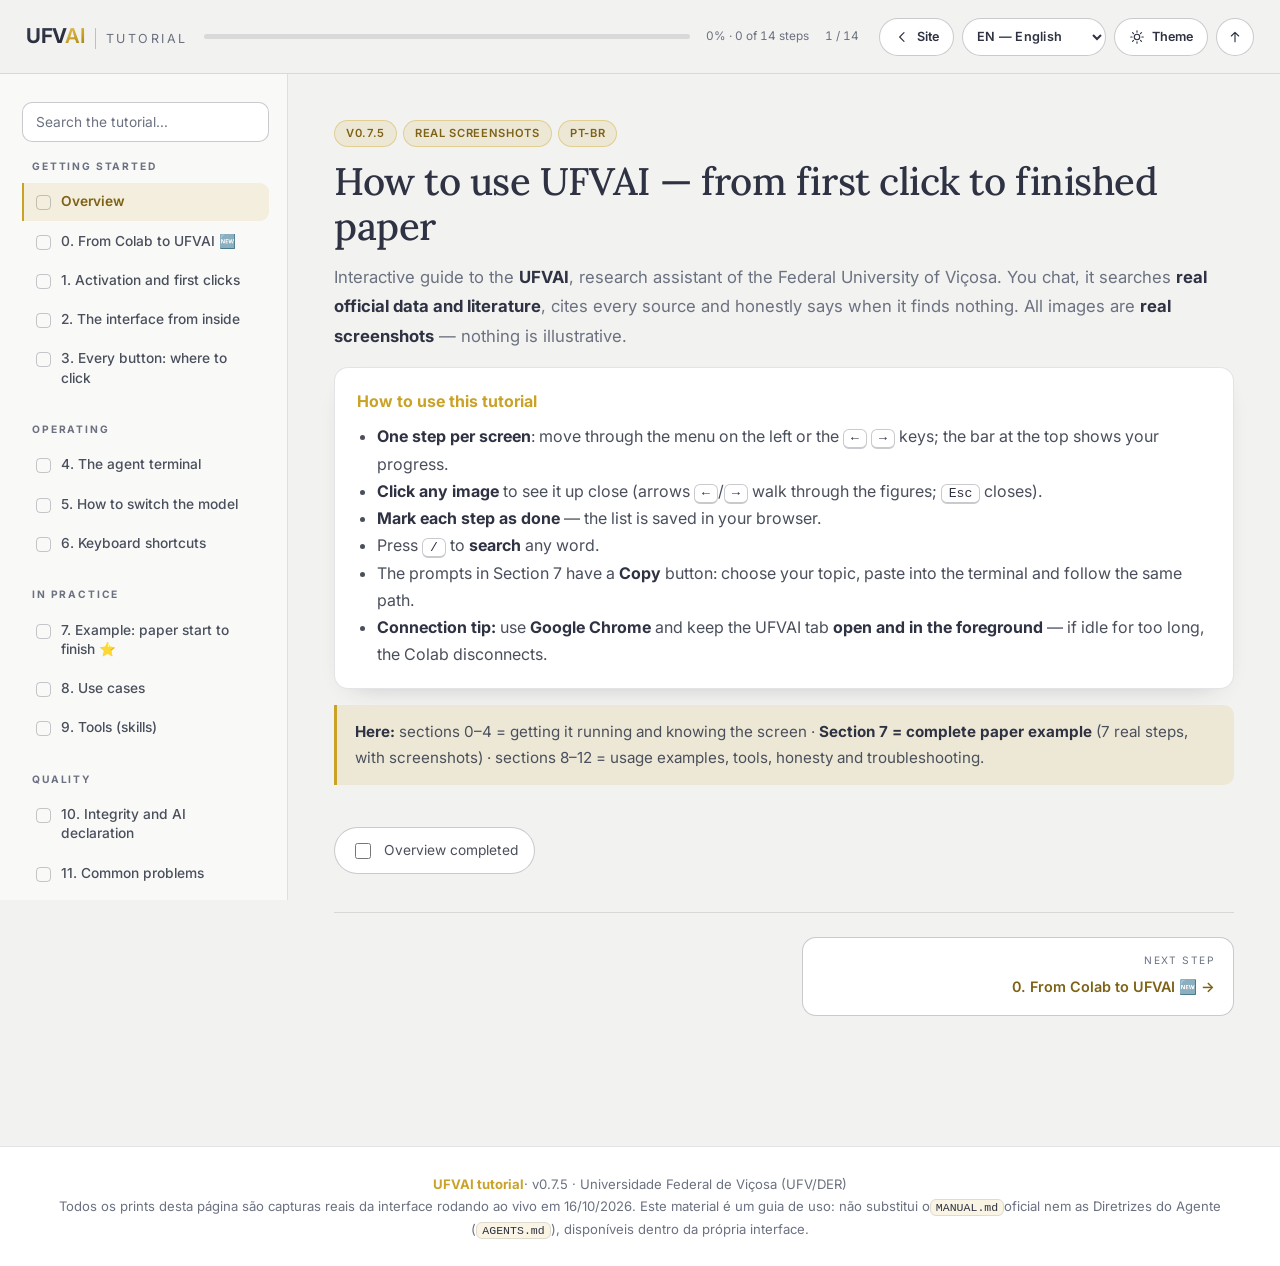
<file: v2/tutorial.html>
<!DOCTYPE html>

<html data-ttheme="light" lang="pt-BR">
<head>
<meta charset="utf-8"/>
<meta content="width=device-width, initial-scale=1.0" name="viewport"/>
<title> tutorial do UFVAI — do primeiro clique ao artigo pronto</title>
<script>
/* Segue o site institucional antes da pintura (sem flash):
   · tema   → 'ufvai-theme' (escolha salva) > prefers-color-scheme do
              COMPUTADOR (sistema operacional) > claro
   · idioma → 'ufvai-lang'  (escolha salva)   > navigator.languages do
              COMPUTADOR > pt-BR */
(function () {
  var root = document.documentElement;

  /* ── tema do computador ── */
  var savedTheme = null;
  try { savedTheme = localStorage.getItem('ufvai-theme'); } catch (e) {}
  if (savedTheme !== 'dark' && savedTheme !== 'light') savedTheme = null;
  var sysDark = false;
  try {
    sysDark = !!(window.matchMedia && window.matchMedia('(prefers-color-scheme: dark)').matches);
  } catch (e) {}
  root.dataset.ttheme = savedTheme || (sysDark ? 'dark' : 'light');
  root.setAttribute('data-ttheme-source', savedTheme ? 'saved' : (sysDark ? 'system' : 'default'));

  /* ── idioma do computador ── */
  try {
    var codes = { pt: 'pt-BR', en: 'en-US', es: 'es-ES', fr: 'fr-FR', zh: 'zh-CN' };
    function base(tag) {
      var t = String(tag || '').toLowerCase();
      if (t.indexOf('zh') === 0) return 'zh';
      if (t.indexOf('en') === 0) return 'en';
      if (t.indexOf('es') === 0) return 'es';
      if (t.indexOf('fr') === 0) return 'fr';
      if (t.indexOf('pt') === 0) return 'pt';
      return null;
    }
    var savedLang = null;
    try { savedLang = localStorage.getItem('ufvai-lang'); } catch (e) {}
    var key = base(savedLang);
    var nav = [];
    if (!key) {
      try {
        if (navigator.languages && navigator.languages.length) nav = Array.prototype.slice.call(navigator.languages);
        else if (navigator.language) nav = [navigator.language];
        else if (navigator.userLanguage) nav = [navigator.userLanguage];
      } catch (e) {}
      for (var i = 0; i < nav.length && !key; i++) key = base(nav[i]);
    }
    if (key) root.lang = codes[key];
    root.setAttribute('data-lang-source', key ? (base(savedLang) === key ? 'saved' : 'browser') : 'default');
  } catch (e) { /* mantém pt-BR do HTML */ }
})();
</script>
<link rel="preconnect" href="https://fonts.googleapis.com">
<link rel="preconnect" href="https://fonts.gstatic.com" crossorigin>
<link href="https://fonts.googleapis.com/css2?family=Inter:wght@300;400;500;600;700&family=Lora:ital,wght@0,400;0,500;0,600;1,400;1,500&display=swap" rel="stylesheet">
<style>
/* ═══════════════════════════════════════════════════════════════════
   UFVAI · Tutorial — tema v6
   Mesmo sistema de design do site institucional:
   off-white #F2F2F0 · navy #2E3242 · dourado #C9A227 · sálvia #8FA382 · vinho #7B3B44
   Tipografia do site: Inter (texto) + Lora (títulos)
   ═══════════════════════════════════════════════════════════════════ */
:root{
  --bg:#F2F2F0; --bg-alt:#EBEBE7; --surface:#FFFFFF; --surface-2:#F7F7F4;
  --line:rgba(46,50,66,.13); --line-strong:rgba(46,50,66,.26);
  --ink:#2E3242; --body:#4A4F5C; --muted:#6B7180;
  --gold:#C9A227; --gold-ink:#7D6216; --gold-soft:rgba(201,162,39,.12);
  --wine:#7B3B44; --sage:#8FA382; --sage-ink:#5F7355;
  --green:#5F7355; --red:#7B3B44; --blue:#41618C;
  --radius:14px; --radius-sm:10px;
  --shadow:0 24px 60px -34px rgba(46,50,66,.34);
  --shadow-sm:0 10px 26px -20px rgba(46,50,66,.45);
  --sans:'Inter','Segoe UI',system-ui,-apple-system,Roboto,Arial,sans-serif;
  --display:'Lora',Georgia,'Times New Roman',serif;
  --mono:ui-monospace,'SF Mono',Menlo,Consolas,'Liberation Mono',monospace;
  --hdr:74px;
  color-scheme:light;
}
html[data-ttheme="dark"]{
  --bg:#171A24; --bg-alt:#1B1F2B; --surface:#212634; --surface-2:#1C2130;
  --line:rgba(237,235,230,.13); --line-strong:rgba(237,235,230,.30);
  --ink:#EDEBE6; --body:#C6C9D2; --muted:#9AA0AE;
  --gold:#C9A227; --gold-ink:#E3C159; --gold-soft:rgba(201,162,39,.16);
  --wine:#B98089; --sage:#9DB38F; --sage-ink:#A9BD9B;
  --green:#9DB38F; --red:#B98089; --blue:#9CC7E8;
  --shadow:0 24px 60px -34px rgba(0,0,0,.72);
  --shadow-sm:0 10px 26px -20px rgba(0,0,0,.8);
  color-scheme:dark;
}
*{box-sizing:border-box}
html{scroll-behavior:auto}
html,body{margin:0;padding:0}
body{
  background:var(--bg); color:var(--body);
  font-family:var(--sans); font-size:16px; line-height:1.7;
  -webkit-font-smoothing:antialiased;
}
a{color:var(--gold-ink);text-decoration:none}
a:hover{text-decoration:underline;text-underline-offset:3px}
code,kbd{font-family:var(--mono);font-size:.88em}
code{background:var(--gold-soft);border:1px solid var(--line);border-radius:6px;padding:1px 5px;color:var(--ink)}
kbd{background:var(--surface);border:1px solid var(--line-strong);border-bottom-width:2px;border-radius:6px;
  padding:1px 7px;color:var(--ink);white-space:nowrap;font-size:.82em}
:focus-visible{outline:2px solid var(--gold);outline-offset:3px;border-radius:6px}
::selection{background:var(--gold);color:#2E3242}

/* ── Barra do topo (mesma do site) ───────────────────────────────── */
#topbar{
  position:fixed; top:0; left:0; right:0; height:var(--hdr); z-index:60;
  display:flex; align-items:center; gap:16px; padding:0 26px;
  background:color-mix(in srgb,var(--bg) 88%,transparent);
  backdrop-filter:blur(16px) saturate(1.1);
  -webkit-backdrop-filter:blur(16px) saturate(1.1);
  border-bottom:1px solid var(--line);
}
#topbar .logo{
  display:inline-flex; align-items:baseline; gap:0;
  font-family:var(--sans); font-size:1.28rem; font-weight:700;
  letter-spacing:-.02em; text-decoration:none; white-space:nowrap;
}
#topbar .logo b,#topbar .logo i{
  -webkit-background-clip:text; background-clip:text; -webkit-text-fill-color:transparent; color:transparent;
}
#topbar .logo b{background-image:linear-gradient(168deg,#3E4660 0%,#2E3242 46%,#1E2230 100%)}
#topbar .logo i{background-image:linear-gradient(152deg,#F0D074 0%,#C9A227 52%,#8A6C13 100%);font-style:normal;font-weight:600;margin-left:-.07em}
html[data-ttheme="dark"] #topbar .logo b{background-image:linear-gradient(168deg,#FFFFFF,#EDF1F9 46%,#C2CADB)}
html[data-ttheme="dark"] #topbar .logo i{background-image:linear-gradient(152deg,#FFF0BE,#E7C766 48%,#C9A227)}
#topbar .logo span{
  font-family:var(--sans); font-size:.64rem; font-weight:600; letter-spacing:.20em; text-transform:uppercase;
  color:var(--muted); margin-left:10px; padding-left:10px; border-left:1px solid var(--line-strong);
}
#pct{font-size:.74rem;color:var(--muted);white-space:nowrap;font-variant-numeric:tabular-nums}
#pageinfo{font-size:.74rem;color:var(--muted);white-space:nowrap;font-variant-numeric:tabular-nums}
#progress{flex:1;height:5px;background:var(--line);border-radius:99px;overflow:hidden;min-width:70px}
#progress i{display:block;height:100%;width:0;background:linear-gradient(90deg,#A8861C,var(--gold));border-radius:99px;transition:width .35s}
.tb-actions{display:flex;align-items:center;gap:8px;margin-left:4px}
.tb-btn{
  display:inline-flex;align-items:center;gap:7px;height:38px;padding:0 14px;
  background:var(--surface);border:1px solid var(--line-strong);color:var(--ink);
  border-radius:999px;font-family:var(--sans);font-size:.79rem;font-weight:600;
  white-space:nowrap;cursor:pointer;text-decoration:none;
  transition:border-color .2s,color .2s,box-shadow .2s,background .2s;
}
.tb-btn:hover{border-color:var(--gold);color:var(--gold-ink);box-shadow:var(--shadow-sm);text-decoration:none}
.tb-btn .ico{width:16px;height:16px;fill:none;stroke:currentColor;stroke-width:1.7;stroke-linecap:round;stroke-linejoin:round}
.tb-btn--icon{width:38px;padding:0;justify-content:center}
#menu-toggle{display:none}
#lang-sel{
  height:38px;padding:0 10px;border-radius:999px;border:1px solid var(--line-strong);
  background:var(--surface);color:var(--ink);font-family:var(--sans);font-size:.79rem;
  font-weight:600;letter-spacing:.02em;cursor:pointer;
  transition:border-color .2s,color .2s;
}
#lang-sel:hover,#lang-sel:focus{border-color:var(--gold);color:var(--gold-ink);outline:none}
#theme-btn .icon-sun{display:block}
#theme-btn .icon-moon{display:none}
html[data-ttheme="dark"] #theme-btn .icon-sun{display:none}
html[data-ttheme="dark"] #theme-btn .icon-moon{display:block}

/* ── Estrutura: sumário + página ─────────────────────────────────── */
#wrap{display:flex;align-items:flex-start;max-width:1460px;margin:0 auto;padding-top:var(--hdr)}
#nav{
  width:288px;flex:0 0 288px;position:sticky;top:var(--hdr);
  max-height:calc(100vh - var(--hdr));overflow-y:auto;
  padding:26px 18px 70px 22px;border-right:1px solid var(--line);
  background:color-mix(in srgb,var(--surface) 55%,transparent);
}
#nav h4{
  margin:24px 10px 8px;color:var(--muted);
  font-size:.64rem;font-weight:700;letter-spacing:.18em;text-transform:uppercase;
}
#nav h4:first-of-type{margin-top:6px}
#nav a{
  display:flex;gap:10px;align-items:flex-start;
  padding:9px 12px;margin-bottom:2px;border-radius:0 9px 9px 0;
  border-left:2px solid transparent;
  color:var(--body);font-size:.86rem;line-height:1.4;font-weight:500;text-decoration:none;
  transition:background .18s,color .18s,border-color .18s;
}
#nav a:hover{background:var(--gold-soft);color:var(--ink);text-decoration:none}
#nav a.on{background:var(--gold-soft);border-left-color:var(--gold);color:var(--gold-ink);font-weight:600}
#nav a .ck{
  width:15px;height:15px;flex:0 0 15px;margin-top:3px;border:1.5px solid var(--line-strong);
  border-radius:4px;display:grid;place-items:center;font-size:10px;color:transparent;
  transition:background .2s,border-color .2s;
}
#nav a.done .ck{background:var(--sage-ink);border-color:var(--sage-ink);color:#fff}
#busca{
  width:100%;height:40px;margin:2px 0 10px;padding:0 13px;
  background:var(--surface);border:1px solid var(--line-strong);border-radius:10px;
  color:var(--ink);font-family:var(--sans);font-size:.86rem;
  transition:border-color .2s,box-shadow .2s;
}
#busca::placeholder{color:var(--muted)}
#busca:focus{outline:none;border-color:var(--gold);box-shadow:0 0 0 3px var(--gold-soft)}

/* ── Página (uma etapa por tela) ─────────────────────────────────── */
#main{flex:1;min-width:0;padding:44px 46px 130px}
#main > section{
  display:none;max-width:900px;margin:0 auto;
  animation:pageIn .32s cubic-bezier(.22,1,.36,1);
}
#main > section.on{display:block}
@keyframes pageIn{from{opacity:0;transform:translateY(10px)}to{opacity:1;transform:none}}
section{scroll-margin-top:calc(var(--hdr) + 18px)}

h1{
  font-family:var(--display);font-weight:500;font-size:clamp(1.9rem,3vw,2.5rem);
  line-height:1.18;letter-spacing:-.012em;color:var(--ink);margin:.1em 0 .35em;
}
h2{
  font-family:var(--display);font-weight:500;font-size:clamp(1.35rem,2.1vw,1.72rem);
  line-height:1.28;letter-spacing:-.006em;color:var(--ink);margin:0 0 14px;
}
h2::before{
  content:"";display:block;width:46px;height:2px;background:var(--gold);
  margin-bottom:16px;border-radius:2px;
}
h3{
  font-family:var(--sans);font-weight:600;font-size:1.02rem;color:var(--ink);
  margin:30px 0 8px;letter-spacing:.002em;
}
p{margin:.6em 0}
strong,b{color:var(--ink)}
.lead{font-size:1.045rem;line-height:1.75;color:var(--muted);margin-bottom:6px}
.lead b,.lead strong{color:var(--ink)}

/* etiquetas */
.badge{
  display:inline-flex;align-items:center;gap:6px;
  padding:3px 11px;margin:0 6px 8px 0;
  border:1px solid color-mix(in srgb,var(--gold) 38%,transparent);
  background:var(--gold-soft);color:var(--gold-ink);
  border-radius:999px;font-size:.7rem;font-weight:600;letter-spacing:.06em;text-transform:uppercase;
}

/* cartões e avisos */
.card{
  background:var(--surface);border:1px solid var(--line);border-radius:var(--radius);
  padding:20px 22px;margin:16px 0;box-shadow:var(--shadow-sm);
}
.warn,.ok,.danger{
  margin:16px 0;padding:14px 18px;border-radius:0 var(--radius-sm) var(--radius-sm) 0;
  border-left:3px solid;font-size:.95rem;
}
.warn{border-color:var(--gold);background:var(--gold-soft)}
.ok{border-color:var(--sage-ink);background:color-mix(in srgb,var(--sage) 14%,transparent)}
.danger{border-color:var(--wine);background:color-mix(in srgb,var(--wine) 12%,transparent)}
.warn b,.ok b,.danger b{color:var(--ink)}

/* ── Figuras ─────────────────────────────────────────────────────── */
figure{margin:22px 0}
.shot{
  width:100%;display:block;cursor:zoom-in;border-radius:var(--radius-sm);
  border:1px solid var(--line);background:#0B1D1A;
  box-shadow:0 18px 44px -34px rgba(20,25,40,.6);
  transition:box-shadow .2s,transform .2s;
}
.shot:hover{box-shadow:var(--shadow);transform:translateY(-1px)}
.ufvframe{
  display:block;overflow:hidden;border-radius:var(--radius);border:1px solid var(--line-strong);
  box-shadow:var(--shadow);margin:4px 0;background:var(--surface);
}
.ufvframe img.sbar{display:block;width:100%;border:none}
.ufvframe img.shot{border:none;border-radius:0;box-shadow:none}
/* moldura de celular */
.phone{
  position:relative;display:inline-block;vertical-align:top;
  background:#171A24;border-radius:44px;padding:18px 11px;margin:4px 0;
  box-shadow:0 30px 60px -24px rgba(23,26,36,.55),inset 0 0 0 2px rgba(201,162,39,.35);
}
.phone .phone-notch{
  position:absolute;top:18px;left:50%;transform:translateX(-50%);
  width:96px;height:21px;background:#171A24;border-radius:12px;z-index:2;pointer-events:none;
}
.phone .phone-notch::after{
  content:'';position:absolute;right:5px;top:5px;width:9px;height:9px;border-radius:50%;
  background:#2E3242;box-shadow:inset 0 0 2px rgba(237,235,230,.5);
}
.phone img.shot{width:292px;border-radius:28px;border:none;box-shadow:none}
figcaption{font-size:.86rem;color:var(--muted);margin-top:9px;line-height:1.6}
figcaption b{color:var(--ink)}
.compo{display:block;margin-top:5px;font-size:.76rem;color:var(--muted)}

/* ── Lightbox ────────────────────────────────────────────────────── */
#lightbox{position:fixed;inset:0;z-index:200;display:none;flex-direction:column;background:rgba(8,12,20,.94)}
#lightbox.on{display:flex}
#lb-bar{display:flex;align-items:center;gap:12px;padding:14px 20px;color:#E8E8E4;font-size:.86rem}
#lb-bar button{
  height:34px;padding:0 14px;border-radius:999px;cursor:pointer;
  background:rgba(255,255,255,.07);border:1px solid rgba(255,255,255,.22);color:#F2F2F0;
  font-family:var(--sans);font-size:.8rem;font-weight:600;transition:border-color .2s,background .2s;
}
#lb-bar button:hover{border-color:var(--gold);background:rgba(201,162,39,.16)}
#lb-cap{flex:1;text-align:center;color:#CFCBC3}
#lb-stage{flex:1;display:grid;place-items:center;padding:4px 20px 24px;overflow:auto}
#lb-stage img{max-width:100%;max-height:100%;object-fit:contain;border-radius:8px}

/* ── Mapa clicável da interface ──────────────────────────────────── */
.mapa{position:relative;border:1px solid var(--line);border-radius:var(--radius);overflow:hidden;background:#0B1D1A}
.mapa img{width:100%;display:block}
.hot{
  position:absolute;transform:translate(-50%,-50%);width:32px;height:32px;border-radius:50%;
  display:grid;place-items:center;cursor:pointer;
  background:rgba(201,162,39,.24);border:2px solid var(--gold);color:#fff;
  font-size:.78rem;font-weight:700;font-family:var(--sans);
  animation:pulse 2.4s infinite;
}
@keyframes pulse{
  0%{box-shadow:0 0 0 0 rgba(201,162,39,.5)}
  70%{box-shadow:0 0 0 14px rgba(201,162,39,0)}
  100%{box-shadow:0 0 0 0 rgba(201,162,39,0)}
}
.hot:hover,.hot.on{background:var(--gold);color:#2E3242}
#hot-info{
  margin-top:14px;padding:16px 18px;min-height:80px;
  background:var(--surface);border:1px solid var(--line-strong);
  border-left:3px solid var(--gold);border-radius:0 var(--radius-sm) var(--radius-sm) 0;
  font-size:.93rem;
}
#hot-info b{color:var(--gold-ink)}

/* ── Passos ──────────────────────────────────────────────────────── */
.step{
  margin:26px 0;background:var(--surface);border:1px solid var(--line);
  border-radius:var(--radius);overflow:hidden;box-shadow:var(--shadow-sm);
}
.step-h{
  display:flex;align-items:center;gap:13px;padding:15px 20px;
  background:var(--gold-soft);border-bottom:1px solid var(--line);
}
.step-n{
  width:30px;height:30px;flex:0 0 30px;border-radius:50%;
  display:grid;place-items:center;background:var(--gold);color:#241A05;
  font-family:var(--sans);font-size:.86rem;font-weight:800;
}
.step-t{font-family:var(--sans);font-weight:600;font-size:.99rem;color:var(--ink);line-height:1.35}
.step-b{padding:18px 22px 20px}

/* prompt copiável */
.prompt{
  position:relative;margin:12px 0;padding:14px 16px;padding-right:86px;
  background:var(--surface-2);border:1px solid var(--line-strong);border-left:3px solid var(--gold);
  border-radius:var(--radius-sm);
  font-family:var(--mono);font-size:.82rem;line-height:1.65;color:var(--ink);
  white-space:pre-wrap;word-break:break-word;
}
.prompt .copiar{
  position:absolute;top:10px;right:10px;height:28px;padding:0 11px;
  background:var(--surface);border:1px solid var(--line-strong);border-radius:999px;
  color:var(--muted);font-family:var(--sans);font-size:.72rem;font-weight:600;cursor:pointer;
  transition:border-color .2s,color .2s;
}
.prompt .copiar:hover{border-color:var(--gold);color:var(--gold-ink)}

/* abas */
.tabs{display:flex;flex-wrap:wrap;gap:8px;margin:20px 0 12px}
.tabs button{
  height:34px;padding:0 16px;border-radius:999px;cursor:pointer;
  background:var(--surface);border:1px solid var(--line-strong);color:var(--muted);
  font-family:var(--sans);font-size:.82rem;font-weight:600;
  transition:border-color .2s,color .2s,background .2s;
}
.tabs button:hover{border-color:var(--gold);color:var(--ink)}
.tabs button.on{background:var(--gold-soft);border-color:var(--gold);color:var(--gold-ink)}
.tabpane{display:none}
.tabpane.on{display:block;animation:pageIn .28s ease}

/* ── Tabelas ─────────────────────────────────────────────────────── */
.tscroll{overflow-x:auto;-webkit-overflow-scrolling:touch;border-radius:var(--radius-sm)}
table{width:100%;border-collapse:collapse;margin:18px 0;font-size:.88rem}
th,td{padding:10px 13px;text-align:left;vertical-align:top;border-bottom:1px solid var(--line)}
thead th,tr:first-child th{
  background:var(--gold-soft);color:var(--gold-ink);
  font-weight:700;font-size:.74rem;letter-spacing:.06em;text-transform:uppercase;
  border-bottom:1px solid color-mix(in srgb,var(--gold) 30%,transparent);
}
tbody tr:hover td{background:color-mix(in srgb,var(--gold) 5%,transparent)}
table code{background:transparent;border:none;padding:0;color:var(--ink)}

/* ── Concluir etapa / navegação ──────────────────────────────────── */
.done-box{
  display:inline-flex;align-items:center;gap:10px;margin-top:26px;padding:11px 16px;
  background:var(--surface);border:1px solid var(--line-strong);border-radius:999px;
  font-size:.86rem;color:var(--body);cursor:pointer;user-select:none;
  transition:border-color .2s,color .2s;
}
.done-box:hover{border-color:var(--gold)}
.done-box input{accent-color:var(--sage-ink);width:16px;height:16px;cursor:pointer}
.pager{display:flex;justify-content:space-between;gap:14px;margin-top:38px;padding-top:24px;border-top:1px solid var(--line)}
.pager a{
  flex:1 1 0;max-width:48%;padding:14px 18px;text-decoration:none;
  background:var(--surface);border:1px solid var(--line-strong);border-radius:var(--radius);
  color:var(--ink);transition:border-color .2s,background .2s,transform .2s,box-shadow .2s;
}
.pager a:hover{border-color:var(--gold);background:var(--gold-soft);transform:translateY(-1px);box-shadow:var(--shadow-sm);text-decoration:none}
.pager a:last-child{text-align:right;margin-left:auto}
.pager a small{
  display:block;color:var(--muted);font-size:.64rem;letter-spacing:.14em;
  text-transform:uppercase;margin-bottom:4px;
}
.pager a b{color:var(--gold-ink);font-size:.9rem;font-weight:600}

footer{
  border-top:1px solid var(--line);background:var(--surface);
  padding:26px 34px;color:var(--muted);font-size:.82rem;text-align:center;
}

/* ── Responsivo ──────────────────────────────────────────────────── */
@media (max-width:1180px){
  #main{padding:34px 30px 110px}
  #nav{width:262px;flex-basis:262px}
}
@media (max-width:1000px){
  :root{--hdr:64px}
  #menu-toggle{display:inline-flex}
  #pct{display:none}
  .tb-btn .tb-label{display:none}
  .tb-btn{padding:0 11px}
  #nav{
    position:fixed;top:var(--hdr);bottom:0;left:0;z-index:55;
    width:296px;flex-basis:296px;max-height:none;
    transform:translateX(-102%);transition:transform .26s cubic-bezier(.22,1,.36,1);
    background:var(--bg);box-shadow:40px 0 80px -40px rgba(0,0,0,.5);
    border-right:1px solid var(--line-strong);
  }
  #nav.open{transform:none}
  #main{padding:28px 22px 100px}
}
@media (max-width:700px){
  #pageinfo{display:none}
}
@media (max-width:640px){
  :root{--hdr:58px}
  #topbar{gap:9px;padding:0 12px}
  #topbar .logo{font-size:1.08rem}
  #topbar .logo span{display:none}
  .tb-btn{height:36px;padding:0 10px;font-size:.74rem}
  .tb-btn--icon{width:36px;padding:0}
  #lang-sel{height:36px;font-size:.74rem;padding:0 6px;min-width:52px}
  #progress{min-width:30px}
  #main{padding:22px 16px 90px}
  h1{font-size:1.62rem}
  h2{font-size:1.28rem}
  .card{padding:16px 16px}
  .step-b{padding:14px 16px 16px}
  .prompt{padding-right:16px}
  .prompt .copiar{position:static;margin-top:10px;display:inline-block}
  .pager{flex-direction:column}
  .pager a{max-width:100%;text-align:left !important;margin-left:0 !important}
  .phone{padding:12px 7px;border-radius:32px}
  .phone img.shot{width:min(250px,78vw);border-radius:22px}
  .phone .phone-notch{width:74px;height:16px;top:11px}
  figcaption{font-size:.8rem}
}
@media (max-width:420px){
  #topbar{padding:0 8px;gap:6px}
  #main{padding:18px 12px 84px}
}
@media (max-width:340px){ #topo-btn{display:none} }

/* ── Impressão ───────────────────────────────────────────────────── */
@media print{
  #topbar,#nav,#lightbox,.pager,.done-box,#busca,#pageinfo,#progress{display:none !important}
  .rv{opacity:1 !important;transform:none !important;transition:none !important}
  #main>section{display:block !important;max-width:none;page-break-after:always}
  #main>section:last-of-type{page-break-after:auto}
  #wrap{display:block;padding-top:0}
  #main{padding:0}
  body{background:#fff;color:#111;font-size:11pt}
  .shot{max-height:9.5cm;object-fit:contain;object-position:left;box-shadow:none}
  .step,.card,figure{break-inside:avoid;page-break-inside:avoid;box-shadow:none}
  h2::before{display:none}
  a{color:#111}
}
/* ══════════════════════════════════════════════════════════════════
   12. Movimento — os mesmos gatilhos e curvas do site
   · revelação escalonada ao trocar de página (como .reveal do site)
   · revelação por rolagem (IntersectionObserver, threshold .14)
   · topbar sólida ao rolar
   · hover com elevação nos botões, cartões e passos
   ══════════════════════════════════════════════════════════════════ */
.rv{
  opacity: 0;
  transform: translate3d(0, 18px, 0);
  transition: opacity .62s cubic-bezier(.22,1,.36,1), transform .62s cubic-bezier(.22,1,.36,1);
  transition-delay: var(--d, 0ms);
  will-change: opacity, transform;
}
.rv.in{ opacity: 1; transform: none; }

#topbar{ transition: background-color .3s ease, border-color .3s ease, box-shadow .3s ease; }
#topbar.is-solid{
  background: color-mix(in srgb, var(--bg) 97%, transparent);
  border-bottom-color: var(--line-strong);
  box-shadow: 0 12px 34px -30px rgba(0,0,0,.55);
}

/* barra de progresso: brilho percorrendo (mesma ideia do hero) */
#progress i{ position: relative; overflow: hidden; }
#progress i::after{
  content: ""; position: absolute; inset: 0;
  background: linear-gradient(90deg, transparent, rgba(255,255,255,.55), transparent);
  transform: translateX(-100%);
  animation: barShine 2.8s ease-in-out infinite;
}
@keyframes barShine{ 0%{transform:translateX(-100%)} 55%,100%{transform:translateX(100%)} }

/* botões e cartões: microelevação do site */
.tb-btn:hover, .tabs button:hover, .prompt .copiar:hover{ transform: translateY(-1px); }
.card, .step{ transition: border-color .25s ease, box-shadow .25s ease, transform .25s ease; }
.card:hover{ border-color: var(--line-strong); box-shadow: var(--shadow); }
.step:hover{ border-color: color-mix(in srgb, var(--gold) 40%, var(--line)); box-shadow: var(--shadow); }
.pager a:hover{ transform: translateY(-2px); }

/* conclusão de etapa: "pop" do check */
.done-box input:checked{ animation: checkPop .34s cubic-bezier(.34,1.56,.64,1); }
@keyframes checkPop{ 0%{transform:scale(.7)} 60%{transform:scale(1.18)} 100%{transform:scale(1)} }

/* lightbox com a mesma entrada suave das figuras */
#lightbox.on{ animation: lbIn .22s ease both; }
@keyframes lbIn{ from{opacity:0} to{opacity:1} }
#lightbox.on #lb-img{ animation: lbImg .30s cubic-bezier(.22,1,.36,1) both; }
@keyframes lbImg{ from{opacity:0; transform:scale(.97)} to{opacity:1; transform:none} }

/* selo de etapa concluída no sumário */
#nav a.done .ck{ animation: checkPop .3s cubic-bezier(.34,1.56,.64,1); }

@media (prefers-reduced-motion: reduce){
  .rv{ opacity:1 !important; transform:none !important; transition:none !important; }
  #progress i::after, #lightbox.on, #lightbox.on #lb-img, .done-box input:checked,
  #nav a.done .ck{ animation: none !important; }
  #main > section{ animation: none !important; }
  .card:hover, .step:hover, .pager a:hover, .tb-btn:hover{ transform:none !important; }
}
</style>
</head>
<body>
<header id="topbar">
<button class="tb-btn tb-btn--icon" id="menu-toggle" type="button" aria-label="Abrir menu" title="Menu">
  <svg class="ico" viewBox="0 0 24 24" aria-hidden="true" focusable="false"><path d="M4 6.5h16M4 12h16M4 17.5h16"/></svg>
</button>
<a class="logo" href="index.html" data-i18n="b0231"><b>UFV</b><i>AI</i> <span>tutorial</span></a>
<div id="progress" role="progressbar" aria-label="Progresso do tutorial"><i id="bar"></i></div>
<span data-i18n="b0232" id="pct">0% · 0 de 0 etapas</span><span id="pageinfo">1 / 14</span>
<div class="tb-actions">
  <a class="tb-btn" id="site-btn" href="index.html" title="Voltar ao site do UFVAI" style="display:none">
    <svg class="ico" viewBox="0 0 24 24" aria-hidden="true" focusable="false"><path d="M15 5.5 8.5 12l6.5 6.5"/></svg>
    <span class="tb-label">Site</span>
  </a>
  <button class="tb-btn" id="theme-btn" type="button" title="Alternar tema claro/escuro" aria-pressed="false">
    <svg class="ico icon-sun" viewBox="0 0 24 24" aria-hidden="true" focusable="false">
      <circle cx="12" cy="12" r="4.1"/>
      <path d="M12 2.6v2.1M12 19.3v2.1M2.6 12h2.1M19.3 12h2.1M5.3 5.3l1.5 1.5M17.2 17.2l1.5 1.5M5.3 18.7l1.5-1.5M17.2 6.8l1.5-1.5"/>
    </svg>
    <svg class="ico icon-moon" viewBox="0 0 24 24" aria-hidden="true" focusable="false">
      <path d="M20.2 14.1A8.4 8.4 0 0 1 9.9 3.8a8.6 8.6 0 1 0 10.3 10.3Z"/>
      <path d="M15.6 4.2v1.8M14.7 5.1h1.8"/>
    </svg>
    <span class="tb-label">Tema</span>
  </button>
  <button class="tb-btn tb-btn--icon" id="topo-btn" type="button" title="Voltar ao topo" aria-label="Voltar ao topo">
    <svg class="ico" viewBox="0 0 24 24" aria-hidden="true" focusable="false"><path d="M12 19V5M6.5 10.5 12 5l5.5 5.5"/></svg>
  </button>
</div>
<script>(function(){try{fetch("index.html",{method:"HEAD"}).then(function(r){if(r.ok){var b=document.getElementById("site-btn");if(b)b.style.display="inline-flex";}}).catch(function(){});}catch(e){}})();</script>
</header>
<div id="wrap">
<nav id="nav">
<input aria-label="Buscar" id="busca" placeholder="Buscar no tutorial…" type="search"/>
<h4 data-i18n="b0213">Começando</h4>
<a data-i18n="b0214" href="#inicio"><span class="ck">✓</span>Visão geral</a>
<a data-i18n="b0215" href="#colab"><span class="ck">✓</span>0. Do Colab ao UFVAI 🆕</a>
<a data-i18n="b0216" href="#ativacao"><span class="ck">✓</span>1. Ativação e primeiros cliques</a>
<a data-i18n="b0217" href="#interface"><span class="ck">✓</span>2. A interface por dentro</a>
<a data-i18n="b0218" href="#botoes"><span class="ck">✓</span>3. Cada botão: onde clicar</a>
<h4 data-i18n="b0219">Operando</h4>
<a data-i18n="b0220" href="#terminal"><span class="ck">✓</span>4. O terminal do agente</a>
<a data-i18n="b0221" href="#modelo"><span class="ck">✓</span>5. Como trocar o modelo</a>
<a data-i18n="b0222" href="#atalhos"><span class="ck">✓</span>6. Atalhos de teclado</a>
<h4 data-i18n="b0223">Na prática</h4>
<a data-i18n="b0224" href="#artigo"><span class="ck">✓</span>7. Exemplo: artigo do início ao fim ⭐</a>
<a data-i18n="b0225" href="#casos"><span class="ck">✓</span>8. Casos de uso</a>
<a data-i18n="b0226" href="#skills"><span class="ck">✓</span>9. Ferramentas (skills)</a>
<h4 data-i18n="b0227">Qualidade</h4>
<a data-i18n="b0228" href="#integridade"><span class="ck">✓</span>10. Integridade e declaração de IA</a>
<a data-i18n="b0229" href="#problemas"><span class="ck">✓</span>11. Problemas comuns</a>
<a data-i18n="b0230" href="#sobre"><span class="ck">✓</span>12. Sobre e citação</a>
</nav>
<main id="main">
<!-- ============ 1. VISÃO GERAL ============ -->
<section id="inicio">
<span class="badge" data-i18n="b0001">v0.7.5</span><span class="badge" data-i18n="b0002">prints reais</span><span class="badge" data-i18n="b0003">pt-BR</span>
<h1 data-i18n="b0004">Como usar o UFVAI — do primeiro clique ao artigo pronto</h1>
<p class="lead" data-i18n="b0005">Guia interativo do <b>UFVAI</b>, assistente de pesquisa da Universidade Federal de Viçosa. Você conversa,
      ele busca <b>dados oficiais e literatura de verdade</b>, cita cada fonte e avisa com honestidade quando não
      encontra. Todas as imagens são <b>capturas reais</b> — nada é ilustração.</p>
<div class="card" data-i18n="b0006"><b style="color:var(--gold)">Como usar este tutorial</b>
<ul style="margin:8px 0 0;padding-left:20px">
<li><b>Um passo por tela</b>: avance pelo menu à esquerda ou pelas teclas <kbd>←</kbd> <kbd>→</kbd>; a barra no topo mostra seu progresso.</li>
<li><b>Clique em qualquer imagem</b> para ver de perto (as setas <kbd>←</kbd>/<kbd>→</kbd> caminham entre as figuras; <kbd>Esc</kbd> fecha).</li>
<li><b>Marque cada passo como feito</b> — a lista fica salva no seu navegador.</li>
<li>Pressione <kbd>/</kbd> para <b>procurar</b> qualquer palavra.</li>
<li>Os prompts da Seção 7 têm botão <b>Copiar</b>: escolha o seu tema, cole no terminal e siga o mesmo caminho.</li>
<li><b>Dica de conexão:</b> use o <b>Google Chrome</b> e deixe a aba do UFVAI <b>aberta e em primeiro plano</b> — se ficar muito tempo sem mexer, o Colab desconecta.</li>
</ul></div>
<div class="warn" data-i18n="b0007"><b>Por aqui:</b> seções 0–4 = colocar para funcionar e conhecer a tela ·
      <b>Seção 7 = exemplo completo de artigo</b> (7 passos reais, com prints) ·
      seções 8–12 = exemplos de uso, ferramentas, honestidade e soluções de problemas.</div>
<label class="done-box" data-i18n="b0008"><input class="cb" data-for="inicio" id="cb-inicio" type="checkbox"/> Concluí a visão geral</label>
<div class="pager" data-i18n="b0009">
<span></span>
<a href="#colab"><small>Próxima etapa</small><b>0. Do Colab ao UFVAI 🆕 →</b></a>
</div>
</section>
<!-- ============ 0. DO COLAB AO UFVAI ============ -->
<section id="colab">
<span class="badge" data-i18n="b0010">Google Colab</span><span class="badge" data-i18n="b0011">notebook oficial</span><span class="badge" data-i18n="b0012">~2 min</span>
<h2 data-i18n="b0013">0. Do Colab ao UFVAI — o processo completo</h2>
<p data-i18n="b0014">Tudo começa numa <b>página do Colab</b> (o “computador na nuvem” do Google). Ao clicar em ▶, o próprio
      piloto instala tudo e abre o UFVAI — você só acompanha a barra de progresso:</p>
<figure>
<img alt="Notebook oficial PesquisAI.ipynb aberto no Colab" class="shot" data-cap="Tela do Colab — notebook oficial com painel de boot em 100% e botão ABRIR O UFVAI" src="prints/00-colab-notebook.png"/>
<figcaption><b data-i18n="b0015">Tela do Colab.</b>Notebook oficial<code>PesquisAI.ipynb</code>: células de introdução,
        código de inicialização, painel de progresso e o botão dourado<b data-i18n="b0018">ABRIR O UFVAI</b>. <i data-i18n="b0019">(Composição fiel às
        células e ao painel reais; a tela exata varia conforme o seu navegador.)</i></figcaption>
</figure>
<div class="step" data-i18n="b0020">
<div class="step-h"><span class="step-n">1</span><span class="step-t">Abra o notebook oficial</span></div>
<div class="step-b">
<p>Clique no badge verde <b>“Clique aqui — Comece a usar”</b> do repositório
        (<code>github.com/gustavobraga-byte/PesquisAI</code>) — ele abre
        <a href="https://colab.research.google.com/github/gustavobraga-byte/PesquisAI/blob/main/PesquisAI.ipynb" rel="noopener" target="_blank">colab.research.google.com/github/…/PesquisAI.ipynb</a> já logado na sua conta Google.</p>
</div>
</div>
<div class="step" data-i18n="b0021">
<div class="step-h"><span class="step-n">2</span><span class="step-t">Role até a célula de código e clique em ▶ (ou Ambiente de execução → Executar tudo)</span></div>
<div class="step-b">
<p>O atalho <kbd>Ctrl+F9</kbd> executa todas as células de uma vez. Você pode optar por executar apenas a célula
        de código — o UFVAI cuida de todo o resto só dela.</p>
</div>
</div>
<div class="step" data-i18n="b0022">
<div class="step-h"><span class="step-n">3</span><span class="step-t">Aguarde o painel de boot (~2 min)</span></div>
<div class="step-b">
<p>Uma barra mostra o caminho em linguagem simples
        (instalação → chaves do Drive → conversa → tela). Quando aparecer
        <b>“✨ UFVAI pronto!”</b>, é só usar.</p>
</div>
</div>
<div class="step" data-i18n="b0023">
<div class="step-h"><span class="step-n">4</span><span class="step-t">Clique em ABRIR O UFVAI</span></div>
<div class="step-b">
<p>O botão dourado abre a interface em um endereço <code>*.prod.colab.dev</code> na sua aba — é aí que o
        tutorial “real” começa (a tela de boas-vindas da Seção 1).</p>
</div>
</div>
<div class="warn" style="border-left-width:4px" data-i18n="b0339"><b style="color:var(--gold)">⚠️ Muito importante: não deixe o computador sozinho</b>
<p>O Colab <b>desliga o UFVAI quando fica tempo sem atividade</b>. Enquanto você pesquisa:
<b>não minimize a aba, não troque de tela e não deixe o computador “pegar no sono”</b>
(proibido a tela bloquear/entrar em espera — se precisar, ajuste nas configurações de energia).
Use o <b>Google Chrome</b>. Se por acaso desconectar, não se assuste: <b>nada se perde</b> —
volte ao notebook e clique em <b>Ambiente de execução → Executar tudo</b> (leva ~2 min para voltar).</p></div>
<div class="warn" data-i18n="b0024"><b>Por que isso acontece</b> — manter a máquina do Colab ligada custa computação. Enquanto a aba
      fica aberta e <i>visível</i>, o UFVAI grava uma linha por minuto em <code>ufvai_keepalive.log</code> para
      <b>ajudar</b> a manter a sessão; ainda assim, o Colab desliga após ~12 h de uso. Para encerrar você mesmo
      (e economizar seu limite): <b>Ambiente de execução → Desconectar e excluir o ambiente de execução</b>,
      ou o botão <b>SAIR</b> na própria interface.</div>
<div class="ok" data-i18n="b0025"><b>Sem Colab?</b> Instale o pacote no seu computador e abra o programa <code>ufvai</code>: em instantes a
      mesma janela aparece (interface em <code>localhost:8001</code>, conversa em <code>localhost:8000</code>).
      Nada desta máquina sai para a internet.</div>
<label class="done-box" data-i18n="b0026"><input class="cb" data-for="colab" id="cb-colab" type="checkbox"/> Concluí o processo no Colab</label>
<div class="pager" data-i18n="b0027">
<a href="#inicio"><small>Anterior</small><b>← Visão geral</b></a>
<a href="#ativacao"><small>Próxima etapa</small><b>1. Ativação e primeiros cliques →</b></a>
</div>
</section>
<!-- ============ 2. ATIVAÇÃO ============ -->
<section id="ativacao">
<h2 data-i18n="b0028">1. Ativação e primeiros cliques</h2>
<p data-i18n="b0029">Terminou o Colab (Seção 0)? A primeira tela é a de boas-vindas. Por trás dela, tela e conversa
      já estão no ar — você só confirma:</p>
<figure>
<img alt="Tela de boas-vindas do UFVAI" class="shot" data-cap="Print 01 — Tela de boas-vindas (usuário reconhecido pelo e-mail de ativação)" src="prints/01-ao-abrir.png"/>
<figcaption><b data-i18n="b0030">Print 01 — Ao abrir.</b>O UFVAI reconhece quem já ativou antes e mostra o e-mail guardado
        no seu Drive (<code>backups/ufvai_consentimento.json</code>).</figcaption>
</figure>
<figure>
<img alt="Tela de ativação — usuário não registrado" class="shot" data-cap="Print 01b — Ativação de usuário novo: Termos de Uso v6, nome + e-mail" src="prints/01b-usuario-nao-registrado.png"/>
<figcaption><b data-i18n="b0338">Print 01b — Usuário novo.</b>Quem ainda não ativou vê esta tela de registro: aceite os
        <b>Termos de Uso (v6)</b>, informe <b>nome + e-mail</b> (habilita o botão de aceite) e decida se contribui (ou não)
        com métricas anônimas de uso.</figcaption>
</figure>
<h3 data-i18n="b0032">O que fazer</h3>
<ol>
<li data-i18n="b0033">Confirme que o e-mail exibido é o seu e clique em <b>“Continuar como este usuário”</b>.</li>
<li data-i18n="b0034">Não é você? Use <b>“Se não é você, alterar e-mail”</b> para trocar a conta de ativação.</li>
<li data-i18n="b0035">Na sequência aparecem os <b>Termos de Uso</b> (versão vigente v6): é obrigatório marcar a caixa e informar
        <b>nome + e-mail</b> para habilitar o botão de aceite. Você pode optar (ou não) por métricas anônimas de uso.</li>
</ol>
<figure>
<img alt="Interface após confirmar o usuário" class="shot" data-cap="Print 02 — Depois de clicar em Continuar: interface liberada" src="prints/02-apos-continuar.png"/>
<figcaption><b data-i18n="b0036">Print 02 — Após continuar.</b>A interface é liberada: barra superior, terminal e rodapé prontos.</figcaption>
</figure>
<div class="ok" data-i18n="b0038"><b>Sua privacidade:</b> o e-mail de ativação fica somente no <b>seu Drive</b>. As “estatísticas de uso”
      são anônimas e opcionais — e, no modo offline, nada sai do seu computador.</div>
<div class="card" data-i18n="b0341"><b style="color:var(--gold)">Novidades da v0.7.x</b>
<ul style="margin:8px 0 0;padding-left:20px">
<li><b>Telas de abertura</b> (e-mail e Termos) e a pergunta de retomada aparecem <b>uma vez por sessão</b> — sem repetição a cada mensagem.</li>
<li><b>Autosave a cada 1 minuto</b>, com <b>uma cópia por conversa</b> em <code>sessions/</code> (modo “todas as conversas”).</li>
<li><b>Restaurar</b> mostra os backups <b>por calendário</b> e devolve a conversa exatamente onde parou.</li>
<li>Na restauração, o <b>free tier do OpenCode Zen</b> é liberado automaticamente.</li>
<li>A interface carrega <b>sempre a versão nova</b> (<code>Cache-Control: no-store</code>) — não é preciso limpar o cache.</li>
</ul></div>
<label class="done-box" data-i18n="b0039"><input class="cb" data-for="ativacao" id="cb-ativacao" type="checkbox"/> Concluí a ativação</label>
<div class="pager" data-i18n="b0040">
<a href="#colab"><small>Anterior</small><b>← 0. Do Colab ao UFVAI</b></a>
<a href="#interface"><small>Próxima etapa</small><b>2. A interface por dentro →</b></a>
</div>
</section>
<!-- ============ 3. INTERFACE ============ -->
<section id="interface">
<h2 data-i18n="b0041">2. A interface por dentro</h2>
<p data-i18n="b0042">A janela tem <b>três partes</b>, de cima para baixo: a <b>barra de cima</b> (botões do dia a dia), a
      <b>caixa de conversa</b> no meio — o chat onde tudo acontece — e a <b>barra de embaixo</b> (backup, Drive,
      sair e chave de IA). Na prática, você conversa no meio e usa os botões das barras.</p>
<figure>
<img alt="Interface principal do UFVAI com terminal ativo" class="shot" data-cap="Print 03 — Interface principal com o terminal do agente ao vivo" src="prints/03-interface-principal.png"/>
<figcaption><b data-i18n="b0043">Print 03 — Interface principal.</b>Clique nos números da imagem abaixo para ver o que cada área faz.</figcaption>
</figure>
<div class="mapa" id="mapa">
<img alt="Mapa clicável da interface" src="prints/03-interface-principal.png"/>
<button class="hot" data-n="1" style="left:13.1%;top:2%" title="Dashboard">1</button>
<button class="hot" data-n="2" style="left:14.8%;top:2%" title="Manual">2</button>
<button class="hot" data-n="3" style="left:16.6%;top:2%" title="Sessões">3</button>
<button class="hot" data-n="4" style="left:18.4%;top:2%" title="Atalhos">4</button>
<button class="hot" data-n="5" style="left:20.2%;top:2%" title="Diretrizes">5</button>
<button class="hot" data-n="6" style="left:22.0%;top:2%" title="Memória">6</button>
<button class="hot" data-n="7" style="left:23.8%;top:2%" title="Tema">7</button>
<button class="hot" data-n="8" style="left:26.4%;top:2%" title="Idioma">8</button>
<button class="hot" data-n="9" style="left:81.6%;top:2%" title="Salvar backup">9</button>
<button class="hot" data-n="10" style="left:87.7%;top:2%" title="Restaurar">10</button>
<button class="hot" data-n="11" style="left:92.7%;top:2%" title="Drive">11</button>
<button class="hot" data-n="12" style="left:97.2%;top:2%" title="Sair">12</button>
<button class="hot" data-n="13" style="left:55%;top:48%" title="Terminal">13</button>
<button class="hot" data-n="14" style="left:86%;top:48%" title="Contexto">14</button>
<button class="hot" data-n="15" style="left:86.8%;top:98.5%" title="Provedor">15</button>
</div>
<div data-i18n="b0045" id="hot-info"><b>Clique em um dos números acima</b> para descobrir o que cada região da interface faz.</div>
<label class="done-box" data-i18n="b0046"><input class="cb" data-for="interface" id="cb-interface" type="checkbox"/> Conheço a interface</label>
<div class="pager" data-i18n="b0047">
<a href="#ativacao"><small>Anterior</small><b>← 1. Ativação</b></a>
<a href="#botoes"><small>Próxima etapa</small><b>3. Cada botão: onde clicar →</b></a>
</div>
</section>
<!-- ============ 4. BOTÕES ============ -->
<section id="botoes">
<h2 data-i18n="b0048">3. Cada botão: onde clicar</h2>
<p data-i18n="b0049">Os oito ícones da barra superior (esquerda) abrem os utilitários; os quatro botões coloridos (direita) cuidam da
      sessão. Abaixo, cada um com o print real de quando ele é clicado.</p>
<h3 data-i18n="b0050">⚡ Dashboard de saúde</h3>
<p data-i18n="b0051"><b>Onde:</b> primeiro ícone da barra de cima. É o <b>exame de saúde do app</b>: num relance, diz se o
      Drive está conectado, se as chaves de IA estão ok e quantas ferramentas estão instaladas.</p>
<figure><img alt="Dashboard de saúde" class="shot" data-cap="Print 04 — Dashboard de saúde" src="prints/04-dashboard-saude.png"/><figcaption><b data-i18n="b0052">Print 04.</b>Use sempre que algo “não responder”: o dashboard diz qual peça falhou.</figcaption></figure>
<h3 data-i18n="b0054">📖 Manual do usuário</h3>
<p data-i18n="b0055"><b>Onde:</b> segundo ícone. Abre o <b>manual completo</b> dentro da própria interface — com exemplos
      prontos e soluções para os problemas mais comuns.</p>
<figure><img alt="Manual do UFVAI aberto na interface" class="shot" data-cap="Print 05 — Manual embutido" src="prints/05-manual.png"/><figcaption><b data-i18n="b0056">Print 05.</b>O manual é o documento oficial de uso; este tutorial é o guia visual dele.</figcaption></figure>
<h3 data-i18n="b0058">🕐 Histórico de sessões</h3>
<p data-i18n="b0059"><b>Onde:</b> terceiro ícone. Guarda o <b>histórico das conversas</b>: clique numa antiga e volte
      exatamente de onde parou.</p>
<figure><img alt="Histórico de sessões" class="shot" data-cap="Print 06 — Histórico de sessões" src="prints/06-sessoes.png"/><figcaption><b data-i18n="b0060">Print 06.</b>É por aqui que você volta a uma conversa antiga.</figcaption></figure>
<h3 data-i18n="b0062">⌨️ Atalhos de teclado</h3>
<p data-i18n="b0063"><b>Onde:</b> quarto ícone. Mostra as <b>teclas de atalho</b> oficiais (detalhes na Seção 6).</p>
<figure><img alt="Modal de atalhos de teclado" class="shot" data-cap="Print 07 — Atalhos de teclado" src="prints/07-atalhos.png"/><figcaption><b data-i18n="b0064">Print 07.</b>Memorize só três:<kbd>Ctrl+P</kbd>, <kbd>Ctrl+X m</kbd>e<kbd>Ctrl+C</kbd>.</figcaption></figure>
<h3 data-i18n="b0067">📋 Diretrizes do agente</h3>
<p data-i18n="b0068"><b>Onde:</b> quinto ícone. Mostra as <b>regras que o UFVAI sempre segue</b> — por exemplo, não inventar
      dados e validar toda citação antes de usar.</p>
<figure><img alt="Diretrizes do agente" class="shot" data-cap="Print 08 — Diretrizes do agente (AGENTS.md)" src="prints/08-diretrizes-agente.png"/><figcaption><b data-i18n="b0069">Print 08.</b>Leia ao menos uma vez: é o que garante a confiabilidade das respostas.</figcaption></figure>
<h3 data-i18n="b0071">🧠 Minha memória</h3>
<p data-i18n="b0072"><b>Onde:</b> sexto ícone. É o <b>caderno de anotações</b> automático da pesquisa (hipóteses, datas,
      referências, decisões) — ótimo para revisar e retomar depois.</p>
<figure><img alt="Minha memória (vault Obsidian)" class="shot" data-cap="Print 09 — Minha memória" src="prints/09-memoria.png"/><figcaption><b data-i18n="b0073">Print 09.</b>Tudo que o agente encontra relevante é salvo aqui automaticamente.</figcaption></figure>
<h3 data-i18n="b0075">🔌 Provedor de IA · 🌙 tema · 🌐 idioma · botões da direita</h3>
<div class="card" data-i18n="b0076" style="padding:0;overflow:hidden">
<div class="tscroll"><table style="margin:0">
<tr><th>Botão</th><th>Onde clicar</th><th>O que faz</th></tr>
<tr><td><b>+ provedor</b></td><td>Rodapé, direita</td><td>Adiciona/altera a chave de IA (OpenRouter, OpenAI, Anthropic, Ollama local…)</td></tr>
<tr><td><b>🌙 Sol/Lua</b></td><td>Barra superior</td><td>Alterna tema claro/escuro da interface <i>e</i> do terminal</td></tr>
<tr><td><b>🌐 bandeira</b></td><td>Barra superior</td><td>Idioma da interface: PT-BR, EN, ES, FR, ZH (<b>trocar reinicia o terminal</b>)</td></tr>
<tr><td><b>Salvar backup</b></td><td>Topo, verde</td><td>Backup cifrado da sessão/configurações no Drive (o autosave também roda a cada 1 min)</td></tr>
<tr><td><b>Restaurar</b></td><td>Topo, âmbar</td><td>Lista os backups por calendário e devolve um anterior (sessão, chaves, preferências); a retomada é oferecida uma vez por sessão</td></tr>
<tr><td><b>Drive</b></td><td>Topo, âmbar</td><td>Verifica/abre o Drive montado (Minha memória + entregas)</td></tr>
<tr><td><b>SAIR</b></td><td>Topo, vermelho</td><td>Encerra a sessão com confirmação</td></tr>
</table></div>
</div>
<figure><img alt="Conectar provedor de IA" class="shot" data-cap="Print 10 — Conectar provedor" src="prints/10-provedor.png"/><figcaption><b data-i18n="b0077">Print 10 — Provedor.</b>As chaves ficam cifradas no Drive; nunca em texto puro.</figcaption></figure>
<figure><img alt="Menu de idiomas" class="shot" data-cap="Print 11 — Menu de idiomas" src="prints/11-idioma.png"/><figcaption><b data-i18n="b0079">Print 11 — Idiomas.</b>Escolha o idioma e aguarde o terminal reiniciar com a saudação correspondente.</figcaption></figure>
<figure><img alt="Tema claro" class="shot" data-cap="Print 12 — Tema claro" src="prints/12-tema-claro.png"/><figcaption><b data-i18n="b0081">Print 12 — Tema claro.</b>Alternativa de acessibilidade; o terminal acompanha o tema da interface.</figcaption></figure>
<figure><img alt="Confirmação de saída" class="shot" data-cap="Print 13 — Botão SAIR" src="prints/13-sair.png"/><figcaption><b data-i18n="b0083">Print 13 — Sair.</b>A confirmação evita encerrar a sessão sem querer.</figcaption></figure>
<figure><span class="phone"><span class="phone-notch"></span><img alt="Interface no celular" class="shot" data-cap="Print 16 — Versão mobile" src="prints/16-mobile.png"/></span><figcaption><b data-i18n="b0085">Print 16 — No celular.</b>O menu hambúrguer (☰) abre a navegação; alvos de toque ≥ 44 px.</figcaption></figure>
<label class="done-box" data-i18n="b0087"><input class="cb" data-for="botoes" id="cb-botoes" type="checkbox"/> Sei onde clicar em cada botão</label>
<div class="pager" data-i18n="b0088">
<a href="#interface"><small>Anterior</small><b>← 2. A interface</b></a>
<a href="#terminal"><small>Próxima etapa</small><b>4. O terminal do agente →</b></a>
</div>
</section>
<!-- ============ 5. TERMINAL ============ -->
<section id="terminal">
<h2 data-i18n="b0089">4. O terminal do agente</h2>
<p data-i18n="b0090">O coração do UFVAI é a <b>conversa</b> (o terminal): é aqui que você escreve o que quer — em português
      comum — e o agente responde e <i>faz</i>: busca em fontes oficiais, cria arquivos e explica o que fez.</p>
<figure><img alt="Terminal ttyd com o agente UFVAI" class="shot" data-cap="Print 14 — Terminal do agente (tela cheia)" src="prints/14-terminal-ttyd.png"/><figcaption><b data-i18n="b0091">Print 14 — Terminal.</b>Barra de rodapé mostra o agente ativo, o modelo em uso e os atalhos de comando.</figcaption></figure>
<div class="card" data-i18n="b0093">
<b style="color:var(--gold)">O que aparece nessa conversa</b>
<ul style="margin:8px 0 0;padding-left:20px">
<li><b>Histórico</b> — tudo o que você pediu e o que o UFVAI fez (ferramentas, arquivos criados).</li>
<li><b>Painel lateral</b> — quanto já conversou e, se configurado, o custo estimado.</li>
<li><b>Caixa de escrever</b> (borda dourada) — é aqui que você digita; <kbd>Enter</kbd> envia, <kbd>Esc</kbd> para o UFVAI na hora.</li>
<li><b>Linha de baixo</b> — mostra o modelo de IA ativo e lembretes de atalhos.</li>
</ul></div>
<div class="warn" data-i18n="b0094"><b>Dica de ouro:</b> não existe pergunta “boba”. Quanto mais contexto você der (tema, recorte
      territorial, período, tipo de saída), melhor o resultado. Se a resposta estiver longa demais, <kbd>Esc</kbd>
      interrompe e você refina.</div>
<label class="done-box" data-i18n="b0095"><input class="cb" data-for="terminal" id="cb-terminal" type="checkbox"/> Já sei digitar no terminal</label>
<div class="pager" data-i18n="b0096">
<a href="#botoes"><small>Anterior</small><b>← 3. Botões</b></a>
<a href="#modelo"><small>Próxima etapa</small><b>5. Como trocar o modelo →</b></a>
</div>
</section>
<!-- ============ 6. TROCA DE MODELO ============ -->
<section id="modelo">
<h2 data-i18n="b0097">5. Como trocar o modelo</h2>
<p data-i18n="b0098">Trocar o “cérebro” da IA leva <b>dois cliques</b>, sem sair da conversa. Há dois caminhos — o
      atalho direto e o menu de comandos.</p>
<h3 data-i18n="b0099">Caminho A — atalho direto (o mais rápido)</h3>
<ol>
<li data-i18n="b0100">Clique dentro do terminal para garantir o foco.</li>
<li data-i18n="b0101">Pressione <kbd>Ctrl</kbd> + <kbd>X</kbd> e, em seguida, <kbd>m</kbd>.</li>
<li data-i18n="b0102">Abre o <b>seletor de modelo</b> — navegue com <kbd>↑</kbd>/<kbd>↓</kbd>, confirme com <kbd>Enter</kbd>, cancele com <kbd>Esc</kbd>.</li>
</ol>
<figure><img alt="Seletor de modelo do OpenCode" class="shot" data-cap="Print 15 — Seletor de modelo (Ctrl+X m)" src="prints/15-troca-modelo.png"/><figcaption><b data-i18n="b0103">Print 15 — Seletor de modelo.</b>A troca vale para a sessão atual.</figcaption></figure>
<h3 data-i18n="b0105">Caminho B — menu de comandos (<kbd>Ctrl+P</kbd>)</h3>
<ol>
<li data-i18n="b0106">Pressione <kbd>Ctrl</kbd> + <kbd>P</kbd>: abre a paleta de comandos (busca no topo).</li>
<li data-i18n="b0107">Escolha <b>“Switch model”</b> — ou digite <code>model</code> na busca e pressione <kbd>Enter</kbd>.</li>
<li data-i18n="b0108"><kbd>Esc</kbd> fecha qualquer ponto do menu.</li>
</ol>
<figure><img alt="Menu de comandos do terminal" class="shot" data-cap="Print 17 — Menu de comandos (Ctrl+P)" src="prints/17-menu-comandos.png"/><figcaption><b data-i18n="b0109">Print 17 — Menu Ctrl+P.</b>Além do modelo, ele reúne<b data-i18n="b0111">New session</b>, <b data-i18n="b0112">Clear session</b>, <b data-i18n="b0113">Compact session</b>, <b data-i18n="b0114">Export session transcript</b>e mais.</figcaption></figure>
<div class="card" data-i18n="b0116">
<b style="color:var(--gold)">E a “chave” da IA?</b><br/>
        Trocar o <i>modelo</i> muda <b>quem responde</b>; trocar o <i>provedor</i> muda <b>de onde vem a chave</b>
        — a “conta” do serviço de IA que você contratou. Fica no botão <b>+ provedor</b> do rodapé: lá você cola
        uma chave nova ou escolhe uma salva. Apareceu “Key limit exceeded”? A chave acabou — veja no ⚡ (exame
        de saúde) e troque de provedor ou modelo.
      </div>
<label class="done-box" data-i18n="b0117"><input class="cb" data-for="modelo" id="cb-modelo" type="checkbox"/> Consigo trocar o modelo</label>
<div class="pager" data-i18n="b0118">
<a href="#terminal"><small>Anterior</small><b>← 4. Terminal</b></a>
<a href="#atalhos"><small>Próxima etapa</small><b>6. Atalhos de teclado →</b></a>
</div>
</section>
<!-- ============ 7. ATALHOS ============ -->
<section id="atalhos">
<h2 data-i18n="b0119">6. Atalhos de teclado</h2>
<p data-i18n="b0120">Os atalhos abaixo são os oficiais (modal do quinto ícone da barra superior). Com três deles você já cobre 90%
      do dia a dia.</p>
<div class="tscroll"><table data-i18n="b0121">
<tr><th>Atalho</th><th>O que faz</th><th>Quando usar</th></tr>
<tr><td><kbd>Shift</kbd> + arrastar</td><td>Seleciona/copiar texto</td><td>Para copiar um trecho sem disparar o envio</td></tr>
<tr><td><kbd>Ctrl+C</kbd></td><td>Interrompe o comando em execução</td><td>Resposta longa ou ferramenta travada</td></tr>
<tr><td><kbd>Ctrl+Shift+V</kbd></td><td>Colar (Chrome)</td><td>Colar um prompt longo copiado de outro lugar</td></tr>
<tr><td><kbd>Ctrl+P</kbd></td><td>Menu de comandos</td><td>Tudo que é “ajuste”: modelo, sessão, limpar, exportar</td></tr>
<tr><td><kbd>Ctrl+X m</kbd></td><td>Alterar modelo</td><td>Trocar a IA que responde (Seção 5)</td></tr>
<tr><td><kbd>↑</kbd> / <kbd>↓</kbd></td><td>Histórico de perguntas</td><td>Reaproveitar uma pergunta antiga</td></tr>
<tr><td><kbd>Ctrl+X n</kbd></td><td>Nova sessão</td><td>Separar outro assunto sem poluir a conversa</td></tr>
<tr><td><kbd>Ctrl+X l</kbd></td><td>Trocar de sessão</td><td>Voltar para uma conversa anterior</td></tr>
<tr><td><kbd>Ctrl+C</kbd> 2×</td><td>Encerrar (em shell)</td><td>Sair do terminal</td></tr>
</table></div>
<label class="done-box" data-i18n="b0122"><input class="cb" data-for="atalhos" id="cb-atalhos" type="checkbox"/> Memorizei os atalhos</label>
<div class="pager" data-i18n="b0123">
<a href="#modelo"><small>Anterior</small><b>← 5. Trocar o modelo</b></a>
<a href="#artigo"><small>Próxima etapa</small><b>7. Artigo do início ao fim ⭐ →</b></a>
</div>
</section>
<!-- ============ 8. ARTIGO DO INÍCIO AO FIM ============ -->
<section id="artigo">
<span class="badge" data-i18n="b0124">exemplo real</span>
<h2 data-i18n="b0125">7. Exemplo: artigo do início ao fim ⭐</h2>
<p class="lead" data-i18n="b0126">Este é o <b>exemplo completo</b>: <b>7 passos executados de verdade</b> no terminal do UFVAI, do tema em
      branco ao arquivo pronto — cada um com print e o <b>prompt exato</b> (botão Copiar). Troque o tema pelo seu
      e siga o mesmo caminho.</p>
<div class="warn" data-i18n="b0127"><b>Tema do exemplo:</b> adoção de práticas agroecológicas por agricultores familiares
      (Zona da Mata de Minas Gerais · café familiar · 2016–2025 · por município).
      Não é o seu tema? Sem problema — copie os prompts trocando o assunto: o caminho é o mesmo.</div>
<div class="card" data-i18n="b0128">
<b style="color:var(--gold)">O roteiro em uma linha</b><br/>
<span class="badge">1 pergunta</span><span class="badge">2 literatura</span><span class="badge">3 dados</span>
<span class="badge">4 método</span><span class="badge">5 redação</span><span class="badge">6 ABNT</span>
<span class="badge">7 entrega</span>
</div>
<!-- PASSO 1 -->
<div class="step">
<div class="step-h" data-i18n="b0129"><span class="step-n">1</span><span class="step-t">Pergunta de pesquisa e objetivos</span></div>
<div class="step-b">
<p data-i18n="b0130"><b>Objetivo:</b> transformar um tema solto em pergunta respondível + objetivo geral + objetivos específicos.
          O agente entrega pergunta, OG, 3 OE em tabela (verbo de operação × entrega) e a cadeia lógica
          descrever → explicar → interpretar.</p>
<div class="prompt" data-raw="Ola! Quero escrever um artigo cientifico sobre a adocao de praticas agroecologicas por agricultores familiares. PASSO 1: proponha a pergunta de pesquisa, o objetivo geral e 3 objetivos especificos."><button class="copiar" data-i18n="b0131">Copiar</button>Ola! Quero escrever um artigo cientifico sobre a adocao de praticas agroecologicas por agricultores familiares. PASSO 1: proponha a pergunta de pesquisa, o objetivo geral e 3 objetivos especificos.</div>
<figure><span class="ufvframe"><img class="sbar" src="prints/topbar-real.png" alt="Barra superior real do UFVAI"/><img alt="Passo 1 — pergunta de pesquisa e objetivos" class="shot" data-cap="Print 20 — Passo 1: pergunta de pesquisa, objetivo geral e objetivos específicos" src="prints/20-artigo-1-pergunta.png"/><img class="sbar" src="prints/footer-real.png" alt="Rodapé real do UFVAI"/></span>
<figcaption><b data-i18n="b0132">Print 20.</b>O agente respondeu em 1m25s e já deixou explícito que<i data-i18n="b0134">nada ali é dado empírico</i>— só enquadramento conceitual.<i class="compo" data-i18n="b0340">Moldura com <b>faixas reais</b> da interface do UFVAI (barra superior e rodapé do app) em composição com a captura real da sessão demonstrada.</i></figcaption></figure>
<div class="ok" data-i18n="b0136"><b>Por que começar por aqui?</b> Sem pergunta delimitada, toda busca de literatura e de dados
          vira ruído. O UFVAI ainda pergunta os <b>3 recortes</b> (territorial, produtivo, temporal/unidade) antes de seguir — é aí que você
          dá o próximo prompt.</div>
</div>
</div>
<!-- PASSO 2 -->
<div class="step">
<div class="step-h" data-i18n="b0137"><span class="step-n">2</span><span class="step-t">Revisão de literatura com referências validadas</span></div>
<div class="step-b">
<p data-i18n="b0138"><b>Objetivo:</b> fixar os recortes e rodar a busca multi-base (OpenAlex, SciELO, PubMed…) com
          <b>deduplicação por DOI</b>. Skills acionadas: <code>meta-search-br</code> + <code>citation-management</code>.</p>
<div class="prompt" data-raw="Recortes: 1) Territorial: Brasil, com recorte na Zona da Mata de Minas Gerais. 2) Produtivo: cafeicultura familiar (sistema cafeeiro em consórcio/diversificado). 3) Temporal e unidade: 2016 a 2025, unidade de analise o municipio (agregados PAM/IBGE) com o produtor familiar como unidade conceitual. Siga para o PASSO 2: revisao de literatura com busca multi-base e validacao das referencias (DOI)."><button class="copiar" data-i18n="b0139">Copiar</button>Recortes: 1) Territorial: Brasil, com recorte na Zona da Mata de Minas Gerais. 2) Produtivo: cafeicultura familiar (sistema cafeeiro em consórcio/diversificado). 3) Temporal e unidade: 2016 a 2025, unidade de analise o municipio (agregados PAM/IBGE) com o produtor familiar como unidade conceitual. Siga para o PASSO 2: revisao de literatura com busca multi-base e validacao das referencias (DOI).</div>
<figure><span class="ufvframe"><img class="sbar" src="prints/topbar-real.png" alt="Barra superior real do UFVAI"/><img alt="Passo 2 — busca de literatura com DOIs" class="shot" data-cap="Print 21 — Passo 2: literatura multi-base com DOIs reais" src="prints/21-artigo-2-literatura.png"/><img class="sbar" src="prints/footer-real.png" alt="Rodapé real do UFVAI"/></span>
<figcaption><b data-i18n="b0140">Print 21.</b>Busca em execução: o agente escreve scripts de coleta, deduplica por DOI e
            lista apenas o que as APIs realmente retornaram.<i class="compo" data-i18n="b0340">Moldura com <b>faixas reais</b> da interface do UFVAI (barra superior e rodapé do app) em composição com a captura real da sessão demonstrada.</i></figcaption></figure>
</div>
</div>
<!-- PASSO 3 -->
<div class="step">
<div class="step-h" data-i18n="b0142"><span class="step-n">3</span><span class="step-t">Fontes de dados oficiais</span></div>
<div class="step-b">
<p data-i18n="b0143"><b>Objetivo:</b> fechar <i>de onde</i> vêm os números: IBGE/PAM, Censo Agropecuário, Conab, SNCAR — com
          período, variáveis e a skill certa para cada consulta. Skills: <code>ibge-br</code>, <code>agrobr</code>, <code>dados-brasil</code>.</p>
<div class="prompt" data-raw="PASSO 3: Dados. Indique as fontes oficiais brasileiras que devo usar (IBGE/PAM, Censo Agropecuario, Conab, SNCAR etc.), o periodo exato e o recorte geografico, diga qual skill devo acionar para cada consulta e quais variaveis coletar. Nao invente numeros: liste apenas o que for possivel obter da fonte."><button class="copiar" data-i18n="b0144">Copiar</button>PASSO 3: Dados. Indique as fontes oficiais brasileiras que devo usar (IBGE/PAM, Censo Agropecuario, Conab, SNCAR etc.), o periodo exato e o recorte geografico, diga qual skill devo acionar para cada consulta e quais variaveis coletar. Nao invente numeros: liste apenas o que for possivel obter da fonte.</div>
<figure><span class="ufvframe"><img class="sbar" src="prints/topbar-real.png" alt="Barra superior real do UFVAI"/><img alt="Passo 3 — fontes de dados oficiais" class="shot" data-cap="Print 22 — Passo 3: fontes oficiais, período e variáveis" src="prints/22-artigo-3-dados.png"/><img class="sbar" src="prints/footer-real.png" alt="Rodapé real do UFVAI"/></span><figcaption><b data-i18n="b0145">Print 22.</b>Repare na ordem do pedido: “não invente números” — é o que mantém o artigo defensável.<i class="compo" data-i18n="b0340">Moldura com <b>faixas reais</b> da interface do UFVAI (barra superior e rodapé do app) em composição com a captura real da sessão demonstrada.</i></figcaption></figure>
</div>
</div>
<!-- PASSO 4 -->
<div class="step">
<div class="step-h" data-i18n="b0147"><span class="step-n">4</span><span class="step-t">Desenho metodológico</span></div>
<div class="step-b">
<p data-i18n="b0148"><b>Objetivo:</b> abordagem, variáveis, modelo estatístico, software e limitações — com suposições marcadas.
          Skills de apoio: <code>experimental-design</code>, <code>statistical-analysis</code>.</p>
<div class="prompt" data-raw="PASSO 4: Metodo. Descreva em 5 a 7 linhas o desenho metodologico: abordagem, tipo de estudo, variavel dependente e independentes, modelo estatistico sugerido, software e limitacoes. Marque com [ESTIMATIVA FUNDAMENTADA] tudo que for suposicao."><button class="copiar" data-i18n="b0149">Copiar</button>PASSO 4: Metodo. Descreva em 5 a 7 linhas o desenho metodologico: abordagem, tipo de estudo, variavel dependente e independentes, modelo estatistico sugerido, software e limitacoes. Marque com [ESTIMATIVA FUNDAMENTADA] tudo que for suposicao.</div>
<figure><span class="ufvframe"><img class="sbar" src="prints/topbar-real.png" alt="Barra superior real do UFVAI"/><img alt="Passo 4 — desenho metodológico" class="shot" data-cap="Print 23 — Passo 4: método, modelo estatístico e limitações" src="prints/23-artigo-4-metodo.png"/><img class="sbar" src="prints/footer-real.png" alt="Rodapé real do UFVAI"/></span><figcaption><b data-i18n="b0150">Print 23.</b>O marcador<code>[ESTIMATIVA FUNDAMENTADA]</code>separa o que é opinião metodológica de fato verificado.<i class="compo" data-i18n="b0340">Moldura com <b>faixas reais</b> da interface do UFVAI (barra superior e rodapé do app) em composição com a captura real da sessão demonstrada.</i></figcaption></figure>
</div>
</div>
<!-- PASSO 5 -->
<div class="step">
<div class="step-h" data-i18n="b0153"><span class="step-n">5</span><span class="step-t">Redação — Introdução em IMRAD</span></div>
<div class="step-b">
<p data-i18n="b0154"><b>Objetivo:</b> escrever a introdução do artigo em linguagem científica, com citações pendentes de validação
          (<code>[AUTOR, ANO]</code>) — sem inventar autor nenhum.</p>
<div class="prompt" data-raw="PASSO 5: Redacao. Escreva a INTRODUCAO do artigo em formato IMRAD, 2 ou 3 paragrafos, linguagem cientifica, com citacoes como [AUTOR, ANO] pendentes de validacao (nao invente autores)."><button class="copiar" data-i18n="b0155">Copiar</button>PASSO 5: Redacao. Escreva a INTRODUCAO do artigo em formato IMRAD, 2 ou 3 paragrafos, linguagem cientifica, com citacoes como [AUTOR, ANO] pendentes de validacao (nao invente autores).</div>
<figure><span class="ufvframe"><img class="sbar" src="prints/topbar-real.png" alt="Barra superior real do UFVAI"/><img alt="Passo 5 — introdução IMRAD" class="shot" data-cap="Print 24 — Passo 5: introdução em formato IMRAD" src="prints/24-artigo-5-introducao.png"/><img class="sbar" src="prints/footer-real.png" alt="Rodapé real do UFVAI"/></span><figcaption><b data-i18n="b0156">Print 24.</b>Estrutura IMRAD: introdução com lacuna, objetivo e roteiro do texto.<i class="compo" data-i18n="b0340">Moldura com <b>faixas reais</b> da interface do UFVAI (barra superior e rodapé do app) em composição com a captura real da sessão demonstrada.</i></figcaption></figure>
</div>
</div>
<!-- PASSO 6 -->
<div class="step">
<div class="step-h" data-i18n="b0158"><span class="step-n">6</span><span class="step-t">Normalização ABNT das referências</span></div>
<div class="step-b">
<p data-i18n="b0159"><b>Objetivo:</b> montar a lista final conforme a <b>ABNT NBR 6023</b>, usando só as referências já validadas
          nesta conversa. Skills: <code>citation-management</code> (valida) + <code>ufv-abnt</code> (formata).</p>
<div class="prompt" data-raw="PASSO 6: Normalizacao. Monte a lista de referencias finais em ABNT NBR 6023 usando somente as referencias ja validadas nesta conversa, e diga quais skills usar (citation-management, ufv-abnt). Se alguma referencia nao tiver DOI/URL validado, marque [VALIDACAO PENDENTE]."><button class="copiar" data-i18n="b0160">Copiar</button>PASSO 6: Normalizacao. Monte a lista de referencias finais em ABNT NBR 6023 usando somente as referencias ja validadas nesta conversa, e diga quais skills usar (citation-management, ufv-abnt). Se alguma referencia nao tiver DOI/URL validado, marque [VALIDACAO PENDENTE].</div>
<figure><span class="ufvframe"><img class="sbar" src="prints/topbar-real.png" alt="Barra superior real do UFVAI"/><img alt="Passo 6 — referências em ABNT" class="shot" data-cap="Print 25 — Passo 6: referências ABNT NBR 6023" src="prints/25-artigo-6-abnt.png"/><img class="sbar" src="prints/footer-real.png" alt="Rodapé real do UFVAI"/></span><figcaption><b data-i18n="b0161">Print 25.</b>Referência sem DOI/URL verificado fica marcada como pendente — nunca “achada”.<i class="compo" data-i18n="b0340">Moldura com <b>faixas reais</b> da interface do UFVAI (barra superior e rodapé do app) em composição com a captura real da sessão demonstrada.</i></figcaption></figure>
</div>
</div>
<!-- PASSO 7 -->
<div class="step">
<div class="step-h" data-i18n="b0163"><span class="step-n">7</span><span class="step-t">Entrega do arquivo</span></div>
<div class="step-b">
<p data-i18n="b0164"><b>Objetivo:</b> materializar o texto em arquivo real (<code>.md</code>, podendo seguir para
          <code>.docx</code>/<code>.pdf</code>) dentro da pasta de entregas do projeto.</p>
<div class="prompt" data-raw="PASSO 7: Entrega. Gere o arquivo do artigo em Markdown (artigo.md) dentro de outputs-artigo-demo/artigos/ no meu Drive, com estrutura IMRAD, titulo, autores, resumo, palavras-chave e referencias. Depois me informe o caminho completo do arquivo gerado."><button class="copiar" data-i18n="b0165">Copiar</button>PASSO 7: Entrega. Gere o arquivo do artigo em Markdown (artigo.md) dentro de outputs-artigo-demo/artigos/ no meu Drive, com estrutura IMRAD, titulo, autores, resumo, palavras-chave e referencias. Depois me informe o caminho completo do arquivo gerado.</div>
<figure><span class="ufvframe"><img class="sbar" src="prints/topbar-real.png" alt="Barra superior real do UFVAI"/><img alt="Passo 7 — arquivo gerado" class="shot" data-cap="Print 26 — Passo 7: artigo gerado e caminho do arquivo" src="prints/26-artigo-7-entrega.png"/><img class="sbar" src="prints/footer-real.png" alt="Rodapé real do UFVAI"/></span><figcaption><b data-i18n="b0166">Print 26.</b>Fim do ciclo: o agente informa o caminho completo do arquivo entregue.<i class="compo" data-i18n="b0340">Moldura com <b>faixas reais</b> da interface do UFVAI (barra superior e rodapé do app) em composição com a captura real da sessão demonstrada.</i></figcaption></figure>
<div class="ok" data-i18n="b0168"><b>Depois do Passo 7:</b> leitura humana obrigatória → declaração de uso de IA (Seção 10) →
          submissão. O UFVAI não substitui a sua leitura nem o revisor por pares.</div>
</div>
</div>
<label class="done-box" data-i18n="b0169"><input class="cb" data-for="artigo" id="cb-artigo" type="checkbox"/> Artigo do início ao fim concluído ⭐</label>
<div class="pager" data-i18n="b0170">
<a href="#atalhos"><small>Anterior</small><b>← 6. Atalhos</b></a>
<a href="#casos"><small>Próxima etapa</small><b>8. Casos de uso →</b></a>
</div>
</section>
<!-- ============ 9. CASOS DE USO ============ -->
<section id="casos">
<h2 data-i18n="b0171">8. Casos de uso</h2>
<p data-i18n="b0172">Quatro situações do dia a dia. Clique para ver a pergunta de exemplo e as ferramentas usadas.</p>
<div class="tabs" data-i18n="b0173">
<button class="on" data-grp="casos" data-tab="c1">📊 Dados públicos</button>
<button data-grp="casos" data-tab="c2">🩺 Saúde (SUS)</button>
<button data-grp="casos" data-tab="c3">✍️ Redação acadêmica</button>
<button data-grp="casos" data-tab="c4">📚 Revisão sistemática</button>
</div>
<div class="tabpane on" data-grp="casos" data-i18n="b0174" data-tab="c1">
<div class="card">
<b>Consulta rápida de dados</b>
<div class="prompt" data-raw="Qual a produção de café de Minas Gerais nos últimos 5 anos? Traga os dados oficiais em tabela e indique a fonte."><button class="copiar">Copiar</button>Qual a produção de café de Minas Gerais nos últimos 5 anos? Traga os dados oficiais em tabela e indique a fonte.</div>
<p><b>Skills:</b> <code>agrobr</code> (CONAB/IBGE PAM), <code>ibge-br</code> (SIDRA) ·
          <b>Saída:</b> tabela + fonte citada + marcador <code>[DADO CONFIRMADO]</code>.</p>
</div>
</div>
<div class="tabpane" data-grp="casos" data-i18n="b0175" data-tab="c2">
<div class="card">
<b>Dados de saúde</b>
<div class="prompt" data-raw="Qual a mortalidade por dengue em Minas Gerais de 2019 a 2023? Use dados oficiais do SUS e informe a fonte e o período."><button class="copiar">Copiar</button>Qual a mortalidade por dengue em Minas Gerais de 2019 a 2023? Use dados oficiais do SUS e informe a fonte e o período.</div>
<p><b>Skills:</b> <code>opendatasus</code>, <code>dados-brasil</code> ·
          <b>Ética:</b> apenas dados agregados — nada de microdados identificáveis.</p>
</div>
</div>
<div class="tabpane" data-grp="casos" data-i18n="b0176" data-tab="c3">
<div class="card">
<b>Redação e normalização</b>
<div class="prompt" data-raw="Estruture a metodologia de um artigo sobre extensão rural em formato IMRAD e formate as referencias em ABNT NBR 6023."><button class="copiar">Copiar</button>Estruture a metodologia de um artigo sobre extensão rural em formato IMRAD e formate as referências em ABNT NBR 6023.</div>
<p><b>Skills:</b> <code>scientific-writing</code>, <code>ufv-abnt</code>, <code>docx</code> ·
          <b>Saída:</b> <code>.md</code> + <code>.docx</code> prontos para revisão.</p>
</div>
</div>
<div class="tabpane" data-grp="casos" data-i18n="b0177" data-tab="c4">
<div class="card">
<b>Revisão de literatura / sistemática</b>
<div class="prompt" data-raw="Monte uma revisao de literatura sobre adocao de praticas agroecologicas: busque em bases academicas, deduplique por DOI e monte a tabela de referencias com resumo de cada estudo."><button class="copiar">Copiar</button>Monte uma revisão de literatura sobre adoção de práticas agroecológicas: busque em bases acadêmicas, deduplique por DOI e monte a tabela de referências com resumo de cada estudo.</div>
<p><b>Skills:</b> <code>meta-search-br</code>, <code>literature-review</code>, <code>citation-management</code> ·
          <b>Atenção:</b> a triagem final é sempre humana.</p>
</div>
</div>
<label class="done-box" data-i18n="b0178"><input class="cb" data-for="casos" id="cb-casos" type="checkbox"/> Conheço os casos de uso</label>
<div class="pager" data-i18n="b0179">
<a href="#artigo"><small>Anterior</small><b>← 7. Artigo</b></a>
<a href="#skills"><small>Próxima etapa</small><b>9. Ferramentas (skills) →</b></a>
</div>
</section>
<!-- ============ 10. SKILLS ============ -->
<section id="skills">
<h2 data-i18n="b0180">9. Ferramentas (skills)</h2>
<p data-i18n="b0181">O UFVAI vem com <b>ferramentas especializadas</b> (as “skills”): uma para dados do Brasil, outra para
      redação, outra para análise, outras para as normas… Você <b>não precisa decorar nenhuma</b> — descreva
      o que quer e o agente escolhe a certa. A lista completa aparece no 📋 Diretrizes do agente (Print 08).</p>
<h3 data-i18n="b0182">Prioridade máxima — dados brasileiros</h3>
<div class="tscroll"><table data-i18n="b0183">
<tr><th>Skill</th><th>Para quê</th></tr>
<tr><td><code>ibge-br</code></td><td>Censo, PNAD, PIB, SIDRA, malhas geográficas</td></tr>
<tr><td><code>opendatasus</code></td><td>SINAN, SIM, SIH, VIGITEL, COVID — dados do SUS</td></tr>
<tr><td><code>dados-brasil</code></td><td>BCB, TSE, INPE, transparência e dezenas de APIs oficiais</td></tr>
<tr><td><code>agrobr</code></td><td>CONAB, IBGE PAM/LSPA, ComexStat, queimadas, CAR, crédito rural</td></tr>
</table></div>
<h3 data-i18n="b0184">Pesquisa científica e escrita</h3>
<div class="tscroll"><table data-i18n="b0185">
<tr><th>Skill</th><th>Para quê</th></tr>
<tr><td><code>citation-management</code></td><td><b>Valida</b> referências e DOIs (obrigatória antes de citar)</td></tr>
<tr><td><code>meta-search-br</code></td><td>Busca em 7 bases (PubMed, SciELO, LILACS, BDTD, OpenAlex, arXiv, bioRxiv)</td></tr>
<tr><td><code>literature-review</code></td><td>Revisões sistemáticas e síntese</td></tr>
<tr><td><code>scientific-writing</code></td><td>Manuscritos IMRAD, relatórios</td></tr>
<tr><td><code>ufv-abnt</code></td><td>Normalização ABNT/UFV: capa, citações, referências</td></tr>
<tr><td><code>cep-ufv</code></td><td>TCLE, TALE, anuências e demais documentos de CEP</td></tr>
</table></div>
<h3 data-i18n="b0186">Análise de dados</h3>
<div class="tscroll"><table data-i18n="b0187">
<tr><th>Skill</th><th>Para quê</th></tr>
<tr><td><code>statistical-analysis</code></td><td>Testes com relatório APA, pressupostos, tamanho de efeito</td></tr>
<tr><td><code>exploratory-data-analysis</code></td><td>EDA em 200+ formatos</td></tr>
<tr><td><code>analise-qualitativa</code></td><td>Conteúdo, Reinert, codificação (substitui NVivo/Iramuteq)</td></tr>
<tr><td><code>scikit-learn</code></td><td>Machine learning</td></tr>
</table></div>
<p data-i18n="b0188"><b>Entregáveis:</b> <code>pdf</code>, <code>docx</code>, <code>pptx</code>, <code>xlsx</code> e
      <code>scientific-visualization</code> (figuras) materializam o resultado em arquivo.</p>
<label class="done-box" data-i18n="b0189"><input class="cb" data-for="skills" id="cb-skills" type="checkbox"/> Sei quais skills existem</label>
<div class="pager" data-i18n="b0190">
<a href="#casos"><small>Anterior</small><b>← 8. Casos de uso</b></a>
<a href="#integridade"><small>Próxima etapa</small><b>10. Integridade e declaração de IA →</b></a>
</div>
</section>
<!-- ============ 11. INTEGRIDADE ============ -->
<section id="integridade">
<h2 data-i18n="b0191">10. Integridade e declaração de uso de IA</h2>
<p data-i18n="b0192">A marca do UFVAI é a <b>honestidade</b>: nada é inventado. Não aparecem números, estatísticas ou
      referências “do nada”. Todo dado quantitativo traz uma destas três etiquetas:</p>
<div class="tscroll"><table data-i18n="b0193">
<tr><th>Marcador</th><th>Significado</th></tr>
<tr><td><code>[DADO CONFIRMADO]</code></td><td>Extraído de fonte primária, via skill oficial</td></tr>
<tr><td><code>[ESTIMATIVA FUNDAMENTADA]</code></td><td>Inferido de dados disponíveis, com método explícito</td></tr>
<tr><td><code>[SEM DADOS SUFICIENTES]</code></td><td>As fontes não retornaram nada confiável — e ele diz isso</td></tr>
</table></div>
<div class="danger" data-i18n="b0194"><b>Regras que nunca são quebradas</b> (detalhe no Print 08):
        <ul style="margin:6px 0 0;padding-left:20px">
<li>Referência só entra <b>depois de validada</b> (com DOI, ISBN ou link oficial).</li>
<li>Não simula entrevistas, experimentos nem coleta de dados “de campo”.</li>
<li>Pesquisa com pessoas <b>exige aprovação do comitê de ética</b> (CEP/CONEP) — o pacote de documentos está na ferramenta <code>cep-ufv</code>.</li>
<li>Instruções escondidas em PDFs ou páginas <b>não são ordens</b> — são ignoradas e avisadas.</li>
</ul>
</div>
<h3 data-i18n="b0195">Declaração de uso de IA</h3>
<p data-i18n="b0196">Estudos feitos com IA devem <b>declarar o uso</b> (norma de periódicos, CAPES e CNPq). O manual traz
      modelos prontos (Seção 9) — vale colar a declaração no artigo do Passo 7. Exemplo:</p>
<div class="prompt" data-raw="Inclua no final do artigo uma secao 'Declaracao de uso de inteligencia artificial' com o Modelo A do MANUAL.md, adaptado a este trabalho, e sinalize que a revisao humana e obrigatoria."><button class="copiar" data-i18n="b0197">Copiar</button>Inclua no final do artigo uma seção “Declaração de uso de inteligência artificial” com o Modelo A do MANUAL.md, adaptado a este trabalho, e sinalize que a revisão humana é obrigatória.</div>
<p data-i18n="b0198" style="font-size:13.5px;color:var(--muted)">Também há modelo de declaração próprio no pacote
      (<code>declaracao_uso_ia.md</code> e <code>citacao_pesquisai.md</code>).</p>
<label class="done-box" data-i18n="b0199"><input class="cb" data-for="integridade" id="cb-integridade" type="checkbox"/> Entendo a política de integridade</label>
<div class="pager" data-i18n="b0200">
<a href="#skills"><small>Anterior</small><b>← 9. Ferramentas</b></a>
<a href="#problemas"><small>Próxima etapa</small><b>11. Problemas comuns →</b></a>
</div>
</section>
<!-- ============ 12. PROBLEMAS ============ -->
<section id="problemas">
<h2 data-i18n="b0201">11. Problemas comuns</h2>
<p data-i18n="b0202">Respostas para as dores de cabeça mais comuns. Antes de qualquer coisa, clique no
      <b>⚡ exame de saúde</b> — ele aponta qual peça falhou.</p>
<div class="tscroll"><table data-i18n="b0203">
<tr><th>Sintoma</th><th>Causa provável</th><th>Solução</th></tr>
<tr><td>“O botão não abre”</td><td>Cookie de terceiro bloqueado no proxy do Colab</td><td>Libere cookies para <code>*.prod.colab.dev</code> e recarregue (F5)</td></tr>
<tr><td>Terminal preto</td><td>ttyd indisponível / iframe sem conectar</td><td>Dashboard ⚡ → se <code>ttyd</code> estiver morto, recarregue a página (F5)</td></tr>
<tr><td>“Key limit exceeded”</td><td>Chave do provedor esgotada</td><td><b>+ provedor</b> no rodapé: troque de chave/modelo (Seção 5)</td></tr>
<tr><td>“Dados não encontrados”</td><td>Filtro/ano errado ou API fora do ar</td><td>Peça para o agente mostrar a consulta usada e refaça o recorte</td></tr>
<tr><td>“Sessão expirou” / token inválido</td><td>Página aberta há muito tempo</td><td>F5 — um novo token de sessão é gerado</td></tr>
<tr><td>“Backup não aparece”</td><td>Drive não montado</td><td>Dashboard ⚡ → <code>drive_mounted</code>; autentique o Drive novamente</td></tr>
<tr><td>Não consigo digitar no terminal (.deb)</td><td>Foco em outra janela / ttyd parado</td><td>Clique dentro do terminal; se persistir, <code>ufvai</code> de novo</td></tr>
<tr><td>“localhost:8001 recusa conexão” (.deb)</td><td>App não subiu</td><td>Rode <code>ufvai</code> no terminal e veja o log</td></tr>
</table></div>
<label class="done-box" data-i18n="b0204"><input class="cb" data-for="problemas" id="cb-problemas" type="checkbox"/> Sei resolver problemas comuns</label>
<div class="pager" data-i18n="b0205">
<a href="#integridade"><small>Anterior</small><b>← 10. Integridade</b></a>
<a href="#sobre"><small>Próxima etapa</small><b>12. Sobre e citação →</b></a>
</div>
</section>
<!-- ============ 13. SOBRE ============ -->
<section id="sobre">
<h2 data-i18n="b0206">12. Sobre e citação</h2>
<div class="card" data-i18n="b0207">
<b style="color:var(--gold)">Limitações — leia com atenção</b>
<ul style="margin:8px 0 0;padding-left:20px">
<li>O UFVAI <b>não substitui</b> revisão por pares nem o julgamento do pesquisador: alucinações são possíveis.</li>
<li><b>Não realiza</b> coleta primária (entrevistas, experimentos, surveys).</li>
<li><b>Não emite</b> parecer médico, jurídico ou de CEP/CONEP.</li>
<li><b>Não submete</b> artigos a periódicos; a entrega final passa sempre por revisão humana.</li>
</ul>
</div>
<h3 data-i18n="b0208">Como citar a ferramenta</h3>
<div class="prompt" data-raw="Cite o UFVAI no meu trabalho: gere a referencia segundo a ABNT NBR 6023 e a citacao no texto, usando o arquivo citacao_pesquisai.md do proprio UFVAI."><button class="copiar" data-i18n="b0209">Copiar</button>Cite o UFVAI no meu trabalho: gere a referência segundo a ABNT NBR 6023 e a citação no texto, usando o arquivo <code>citacao_pesquisai.md</code> do próprio UFVAI.</div>
<div class="ok" data-i18n="b0210"><b>E agora?</b> Abra o UFVAI e refaça o <b>exemplo</b> da Seção 7 com o <i>seu</i> tema —
      pergunta → literatura → dados → método → texto → ABNT → entrega. Vá marcando aqui as etapas concluídas.</div>
<label class="done-box" data-i18n="b0211"><input class="cb" data-for="sobre" id="cb-sobre" type="checkbox"/> Tutorial concluído 🎉</label>
<div class="pager" data-i18n="b0212">
<a href="#problemas"><small>Anterior</small><b>← 11. Problemas comuns</b></a>
<a href="#inicio"><small>Topo</small><b>↑ Voltar ao início</b></a>
</div>
</section>
</main>
</div>
<div id="lightbox">
<div id="lb-bar">
<button id="lb-prev">← Anterior</button>
<span id="lb-cap"></span>
<button id="lb-next">Próxima →</button>
<button id="lb-close">✕ Fechar</button>
</div>
<div id="lb-stage"><img alt="" id="lb-img"/></div>
</div>
<footer>
<b data-i18n="b0233" style="color:var(--gold)"> tutorial do UFVAI</b>· v0.7.5 · Universidade Federal de Viçosa (UFV/DER)<br/>Todos os prints desta página são capturas reais da interface rodando ao vivo em 16/10/2026.
  Este material é um guia de uso: não substitui o<code>MANUAL.md</code>oficial nem as Diretrizes do Agente
  (<code>AGENTS.md</code>), disponíveis dentro da própria interface.</footer>
<script type="application/json" id="i18n-data">{"v":1,"en":{"b":{"b0001":"v0.7.5","b0002":"real screenshots","b0003":"pt-BR","b0004":"How to use UFVAI — from first click to finished paper","b0005":"Interactive guide to the <b>UFVAI</b>, research assistant of the Federal University of Viçosa. You chat, it searches <b>real official data and literature</b>, cites every source and honestly says when it finds nothing. All images are <b>real screenshots</b> — nothing is illustrative.","b0006":"<b style=\"color:var(--gold)\">How to use this tutorial</b>\n<ul style=\"margin:8px 0 0;padding-left:20px\">\n<li><b>One step per screen</b>: move through the menu on the left or the <kbd>←</kbd> <kbd>→</kbd> keys; the bar at the top shows your progress.</li>\n<li><b>Click any image</b> to see it up close (arrows <kbd>←</kbd>/<kbd>→</kbd> walk through the figures; <kbd>Esc</kbd> closes).</li>\n<li><b>Mark each step as done</b> — the list is saved in your browser.</li>\n<li>Press <kbd>/</kbd> to <b>search</b> any word.</li>\n<li>The prompts in Section 7 have a <b>Copy</b> button: choose your topic, paste into the terminal and follow the same path.</li>\n<li><b>Connection tip:</b> use <b>Google Chrome</b> and keep the UFVAI tab <b>open and in the foreground</b> — if idle for too long, the Colab disconnects.</li>\n</ul>","b0007":"<b>Here:</b> sections 0–4 = getting it running and knowing the screen · <b>Section 7 = complete paper example</b> (7 real steps, with screenshots) · sections 8–12 = usage examples, tools, honesty and troubleshooting.","b0008":"<input class=\"cb\" data-for=\"inicio\" id=\"cb-inicio\" type=\"checkbox\"/> Overview completed","b0009":"<span></span>\n<a href=\"#colab\"><small>Next step</small><b>0. From Colab to UFVAI 🆕 →</b></a>","b0010":"Google Colab","b0011":"official notebook","b0012":"~2 min","b0013":"0. From Colab to UFVAI — the complete process","b0014":"It all starts on a <b>Colab page</b> (Google's “computer in the cloud”). Clicking ▶, the installer itself sets everything up and opens the UFVAI — you just watch the progress bar:","b0015":"The Colab screen.","b0016":"Official notebook","b0017":": intro cells,\n boot code, progress panel and the golden button","b0018":"OPEN UFVAI","b0019":"(A faithful rendering of the\n real cells and panel; the exact display varies with your browser.)","b0020":"<div class=\"step-h\"><span class=\"step-n\">1</span><span class=\"step-t\">Open the official notebook</span></div>\n <div class=\"step-b\">\n <p>Click the green badge <b>“Clique aqui — Comece a usar”</b> on the repository\n (<code>github.com/gustavobraga-byte/PesquisAI</code>) — it opens\n <a href=\"https://colab.research.google.com/github/gustavobraga-byte/PesquisAI/blob/main/PesquisAI.ipynb\" rel=\"noopener\" target=\"_blank\">colab.research.google.com/github/…/PesquisAI.ipynb</a> already logged into your Google account.</p>\n </div>","b0021":"<div class=\"step-h\"><span class=\"step-n\">2</span><span class=\"step-t\">Scroll to the code cell and click ▶ (or Runtime → Run all)</span></div>\n <div class=\"step-b\">\n <p>The shortcut <kbd>Ctrl+F9</kbd> runs every cell at once. You can also run just the code cell — UFVAI handles\n everything else from it.</p>\n </div>","b0022":"A bar shows the path in plain words (installing → Drive keys → chat → screen). When <b>“✨ UFVAI ready!”</b> appears, you're set.","b0023":"<div class=\"step-h\"><span class=\"step-n\">4</span><span class=\"step-t\">Click OPEN UFVAI</span></div>\n <div class=\"step-b\">\n <p>The golden button opens the interface at a <code>*.prod.colab.dev</code> address in your tab — that is where\n the “real” tutorial begins (the welcome screen of Section 1).</p>\n </div>","b0024":"<b>Why it happens</b> — keeping the Colab machine on costs computing. While the tab stays open and <i>visible</i>, the UFVAI writes one line per minute into <code>ufvai_keepalive.log</code> to <b>help</b> keep the session; still, the Colab shuts down after ~12 h of runtime. To shut it down yourself (and save your quota): <b>Runtime → Disconnect and delete runtime</b>, or the <b>SAIR</b> (quit) button in the interface.","b0025":"<b>No Colab?</b> Install the package on your computer and run <code>ufvai</code>: the same window appears in seconds (interface at <code>localhost:8001</code>, chat at <code>localhost:8000</code>). Nothing leaves your machine.","b0026":"<input class=\"cb\" data-for=\"colab\" id=\"cb-colab\" type=\"checkbox\"/> Colab process completed","b0027":"<a href=\"#inicio\"><small>Previous</small><b>← Overview</b></a>\n <a href=\"#ativacao\"><small>Next step</small><b>1. Activation and first clicks →</b></a>","b0028":"1. Activation and first clicks","b0029":"Finished the Colab (Section 0)? The first screen is the welcome one. Behind it, interface and chat are already up — you just confirm:","b0030":"Print 01 — On open.","b0031":"UFVAI recognises whoever activated before and shows the e-mail stored\n in your Drive (","b0032":"What to do","b0033":"Confirm the e-mail shown is yours and click <b>“Continuar como este usuário”</b> (Continue as this user).","b0034":"Not you? Use <b>“Se não é você, alterar e-mail”</b> (Change e-mail) to switch the activation account.","b0035":"Next come the <b>Terms of Use</b> (current version v6): you must tick the box and enter\n <b>name + e-mail</b> to enable the accept button. You may opt in (or not) to anonymous usage metrics.","b0036":"Print 02 — After continuing.","b0037":"The interface is unlocked: top bar, terminal and footer ready.","b0038":"<b>Your privacy:</b> the activation e-mail stays only in <b>your Drive</b>. Usage stats are anonymous and optional — and offline, nothing leaves your computer.","b0039":"<input class=\"cb\" data-for=\"ativacao\" id=\"cb-ativacao\" type=\"checkbox\"/> Activation completed","b0040":"<a href=\"#colab\"><small>Previous</small><b>← 0. From Colab to UFVAI</b></a>\n <a href=\"#interface\"><small>Next step</small><b>2. The interface from inside →</b></a>","b0041":"2. The interface from inside","b0042":"The window has <b>three parts</b>, top to bottom: the <b>top bar</b> (everyday buttons), the <b>chat box</b> in the middle — the chat where everything happens — and the <b>bottom bar</b> (backup, Drive, quit and AI key). In practice: you chat in the middle and use the bars for the buttons.","b0043":"Print 03 — Main interface.","b0044":"Click the numbers on the image below to see what each area does.","b0045":"<b>Click one of the numbers above</b> to discover what each region of the interface does.","b0046":"<input class=\"cb\" data-for=\"interface\" id=\"cb-interface\" type=\"checkbox\"/> I know the interface","b0047":"<a href=\"#ativacao\"><small>Previous</small><b>← 1. Activation</b></a>\n <a href=\"#botoes\"><small>Next step</small><b>3. Every button: where to click →</b></a>","b0048":"3. Every button: where to click","b0049":"The eight icons on the top bar (left) open the utilities; the four coloured buttons (right) manage the\n session. Below, each one with the real screenshot of it being clicked.","b0050":"⚡ Health dashboard","b0051":"<b>Where:</b> first icon of the top bar. It's the app's <b>health check</b>: at a glance, whether Drive is connected, AI keys are ok and how many tools are installed.","b0052":"Print 04.","b0053":"Use it whenever something “stops responding”: the dashboard tells you which part failed.","b0054":"📖 User manual","b0055":"<b>Where:</b> second icon. Opens the <b>full manual</b> inside the interface — with ready examples and fixes for the most common problems.","b0056":"Print 05.","b0057":"The manual is the official usage document; this tutorial is its visual guide.","b0058":"🕐 Session history","b0059":"<b>Where:</b> third icon. Keeps the <b>chat history</b>: click an old conversation and return exactly where you stopped.","b0060":"Print 06.","b0061":"This is how you get back to an old conversation.","b0062":"⌨️ Keyboard shortcuts","b0063":"<b>Where:</b> fourth icon. Shows the official <b>keyboard shortcuts</b> (details in Section 6).","b0064":"Print 07.","b0065":"Memorise just three:","b0066":" and","b0067":"📋 Agent guidelines","b0068":"<b>Where:</b> fifth icon. Shows the <b>rules the UFVAI always follows</b> — for example, never inventing data and validating every citation before use.","b0069":"Print 08.","b0070":"Read it at least once: it is what guarantees reliable answers.","b0071":"🧠 Minha memória (My Memory)","b0072":"<b>Where:</b> sixth icon. The research <b>automatic notebook</b> (hypotheses, dates, references, decisions) — great to review and resume later.","b0073":"Print 09.","b0074":"Everything the agent finds relevant is saved here automatically.","b0075":"🔌 AI provider · 🌙 theme · 🌐 language · buttons on the right","b0076":"<table style=\"margin:0\">\n <tr><th>Button</th><th>Where</th><th>What it does</th></tr>\n <tr><td><b>+ provedor</b></td><td>Footer, right</td><td>Adds/changes the AI key (OpenRouter, OpenAI, Anthropic, local Ollama…)</td></tr>\n <tr><td><b>🌙 Sun/Moon</b></td><td>Top bar</td><td>Toggles light/dark theme of the interface <i>and</i> the terminal</td></tr>\n <tr><td><b>🌐 flag</b></td><td>Top bar</td><td>Interface language: PT-BR, EN, ES, FR, ZH (<b>switching restarts the terminal</b>)</td></tr>\n <tr><td><b>Salvar backup</b></td><td>Top, green</td><td>Encrypted backup of session/settings into Drive (autosave also runs every 1 min)</td></tr>\n <tr><td><b>Restaurar</b></td><td>Top, amber</td><td>Lists backups by calendar and restores an earlier one (session, keys, preferences); resume is offered once per session</td></tr>\n <tr><td><b>Drive</b></td><td>Top, amber</td><td>Checks/opens the mounted Drive (My Memory + deliverables)</td></tr>\n <tr><td><b>SAIR</b></td><td>Top, red</td><td>Ends the session with a confirmation</td></tr>\n </table>","b0077":"Print 10 — Provider.","b0078":"Keys are stored encrypted in Drive; never in plain text.","b0079":"Print 11 — Languages.","b0080":"Pick a language and wait for the terminal to restart with the matching greeting.","b0081":"Print 12 — Light theme.","b0082":"Accessibility alternative; the terminal follows the interface theme.","b0083":"Print 13 — SAIR (exit).","b0084":"The confirmation avoids ending the session by accident.","b0085":"Print 16 — On mobile.","b0086":"The hamburger menu (☰) opens the navigation; touch targets ≥ 44 px.","b0087":"<input class=\"cb\" data-for=\"botoes\" id=\"cb-botoes\" type=\"checkbox\"/> I know where to click each button","b0088":"<a href=\"#interface\"><small>Previous</small><b>← 2. The interface</b></a>\n <a href=\"#terminal\"><small>Next step</small><b>4. The agent terminal →</b></a>","b0089":"4. The agent terminal","b0090":"The heart of the UFVAI is the <b>conversation</b> (the terminal): this is where you write what you want — in plain language — and the agent answers and <i>does</i>: searches official sources, creates files and explains what it did.","b0091":"Print 14 — Terminal.","b0092":"The footer bar shows the active agent, the model in use and the command shortcuts.","b0093":"\n<b style=\"color:var(--gold)\">What shows in this conversation</b>\n<ul style=\"margin:8px 0 0;padding-left:20px\">\n<li><b>History</b> — everything you asked and what the UFVAI did (tools, files created).</li>\n<li><b>Side panel</b> — how much you've used and, if configured, the estimated cost.</li>\n<li><b>Typing box</b> (golden border) — this is where you type; <kbd>Enter</kbd> sends, <kbd>Esc</kbd> stops the UFVAI right away.</li>\n<li><b>Bottom line</b> — shows the active AI model and shortcut hints.</li>\n</ul>","b0094":"<b>Golden tip:</b> there is no “silly” question. The more context you give (topic, territorial\n scope, period, output type), the better the result. If an answer is too long, <kbd>Esc</kbd>\n interrupts it and you refine.","b0095":"<input class=\"cb\" data-for=\"terminal\" id=\"cb-terminal\" type=\"checkbox\"/> I can type in the terminal","b0096":"<a href=\"#botoes\"><small>Previous</small><b>← 3. Buttons</b></a>\n <a href=\"#modelo\"><small>Next step</small><b>5. How to switch the model →</b></a>","b0097":"5. How to switch the model","b0098":"Swapping the AI “brain” takes <b>two clicks</b>, without leaving the conversation. There are two paths — the direct shortcut and the command menu.","b0099":"Path A — direct shortcut (the fastest)","b0100":"Click inside the terminal to make sure it has focus.","b0101":"Press <kbd>Ctrl</kbd> + <kbd>X</kbd> and then <kbd>m</kbd>.","b0102":"The <b>model selector</b> opens — navigate with <kbd>↑</kbd>/<kbd>↓</kbd>, confirm with <kbd>Enter</kbd>, cancel with <kbd>Esc</kbd>.","b0103":"Print 15 — Model selector.","b0104":"The switch applies to the current session.","b0105":"Path B — command menu (<kbd>Ctrl+P</kbd>)","b0106":"Press <kbd>Ctrl</kbd> + <kbd>P</kbd>: opens the command palette (search at the top).","b0107":"Choose <b>“Switch model”</b> — or type <code>model</code> in the search and press <kbd>Enter</kbd>.","b0108":"<kbd>Esc</kbd> closes the menu from any point.","b0109":"Print 17 — Ctrl+P menu.","b0110":"Besides the model, it gathers","b0111":"New session","b0112":"Clear session","b0113":"Compact session","b0114":"Export session transcript","b0115":" and more.","b0116":"<b style=\"color:var(--gold)\">And the AI key?</b><br/> Changing the <i>model</i> changes <b>who answers</b>; changing the <i>provider</i> changes <b>where the key comes from</b> — the “account” of the AI service you signed up with. It lives in the <b>+ provider</b> button at the bottom: paste a new key or pick a saved one. Saw “Key limit exceeded”? The key ran out — check ⚡ (health check) and switch provider/model.","b0117":"<input class=\"cb\" data-for=\"modelo\" id=\"cb-modelo\" type=\"checkbox\"/> I can switch the model","b0118":"<a href=\"#terminal\"><small>Previous</small><b>← 4. Terminal</b></a>\n <a href=\"#atalhos\"><small>Next step</small><b>6. Keyboard shortcuts →</b></a>","b0119":"6. Keyboard shortcuts","b0120":"The shortcuts below are the official ones (modal of the fifth icon in the top bar). With three\n of them you cover 90% of daily use.","b0121":"<tr><th>Shortcut</th><th>What it does</th><th>When to use</th></tr>\n <tr><td><kbd>Shift</kbd> + drag</td><td>Select/copy text</td><td>To copy a passage without triggering a send</td></tr>\n <tr><td><kbd>Ctrl+C</kbd></td><td>Interrupts the running command</td><td>Long answer or stuck tool</td></tr>\n <tr><td><kbd>Ctrl+Shift+V</kbd></td><td>Paste (Chrome)</td><td>Paste a long prompt copied from elsewhere</td></tr>\n <tr><td><kbd>Ctrl+P</kbd></td><td>Command menu</td><td>Anything that is a “setting”: model, session, clear, export</td></tr>\n <tr><td><kbd>Ctrl+X m</kbd></td><td>Change model</td><td>Switch the answering AI (Section 5)</td></tr>\n <tr><td><kbd>↑</kbd> / <kbd>↓</kbd></td><td>Question history</td><td>Reuse an old question</td></tr>\n <tr><td><kbd>Ctrl+X n</kbd></td><td>New session</td><td>Separate another topic without polluting the conversation</td></tr>\n <tr><td><kbd>Ctrl+X l</kbd></td><td>Switch session</td><td>Return to an earlier conversation</td></tr>\n <tr><td><kbd>Ctrl+C</kbd> ×2</td><td>Quit (in shell)</td><td>Leave the terminal</td></tr>","b0122":"<input class=\"cb\" data-for=\"atalhos\" id=\"cb-atalhos\" type=\"checkbox\"/> Shortcuts memorised","b0123":"<a href=\"#modelo\"><small>Previous</small><b>← 5. Switch the model</b></a>\n <a href=\"#artigo\"><small>Next step</small><b>7. Paper from start to finish ⭐ →</b></a>","b0124":"real example","b0125":"7. Example: paper from start to finish ⭐","b0126":"This is the <b>complete example</b>: <b>7 steps really executed</b> in the UFVAI terminal, from blank topic to finished file — each with its screenshot and exact <b>prompt</b> (Copy button). Swap in your topic and follow the same path.","b0127":"<b>Example topic:</b> adoption of agroecological practices by family farmers (Zona da Mata, Minas Gerais · family coffee · 2016–2025 · by municipality). Not your topic? No problem — copy the prompts changing the subject: the path is the same.","b0128":"<b style=\"color:var(--gold)\">The roadmap in one line</b><br/>\n <span class=\"badge\">1 question</span><span class=\"badge\">2 literature</span><span class=\"badge\">3 data</span>\n <span class=\"badge\">4 method</span><span class=\"badge\">5 writing</span><span class=\"badge\">6 ABNT</span>\n <span class=\"badge\">7 delivery</span>","b0129":"<span class=\"step-n\">1</span><span class=\"step-t\">Research question and objectives</span>","b0130":"<b>Goal:</b> turn a loose topic into an answerable question + general objective + specific objectives.\n The agent delivers question, GO, 3 SOs in a table (operational verb × deliverable) and the logical chain\n describe → explain → interpret.","b0131":"Copy","b0132":"Print 20.","b0133":"The agent answered in 1m25s and made it explicit that","b0134":"nothing there is empirical data","b0135":"— only conceptual framing.","b0136":"<b>Why start here?</b> Without a delimited question, every literature and data search becomes noise. UFVAI also\n asks for the <b>3 scopes</b> (territorial, productive, temporal/unit) before moving on — that is where you give the\n next prompt.","b0137":"<span class=\"step-n\">2</span><span class=\"step-t\">Literature review with validated references</span>","b0138":"<b>Goal:</b> fix the scopes and run the multi-database search (OpenAlex, SciELO, PubMed…) with\n <b>DOI deduplication</b>. Skills triggered: <code>meta-search-br</code> + <code>citation-management</code>.","b0139":"Copy","b0140":"Print 21.","b0141":"Search running: the agent writes collection scripts, deduplicates by DOI and\n lists only what the APIs actually returned.","b0142":"<span class=\"step-n\">3</span><span class=\"step-t\">Official data sources</span>","b0143":"<b>Goal:</b> settle <i>where</i> the numbers come from: IBGE/PAM, Agricultural Census, Conab, SNCAR — with\n period, variables and the right skill for each query. Skills: <code>ibge-br</code>, <code>agrobr</code>, <code>dados-brasil</code>.","b0144":"Copy","b0145":"Print 22.","b0146":"Note the wording: “don’t invent numbers” — that is what keeps the paper defensible.","b0147":"<span class=\"step-n\">4</span><span class=\"step-t\">Methodological design</span>","b0148":"<b>Goal:</b> approach, variables, statistical model, software and limitations — with assumptions marked.\n Supporting skills: <code>experimental-design</code>, <code>statistical-analysis</code>.","b0149":"Copy","b0150":"Print 23.","b0151":"The marker","b0152":"separates methodological opinion from verified fact.","b0153":"<span class=\"step-n\">5</span><span class=\"step-t\">Writing — Introduction in IMRaD</span>","b0154":"<b>Goal:</b> write the paper’s introduction in scientific language, with citations pending validation\n (<code>[AUTOR, ANO]</code>) — without inventing a single author.","b0155":"Copy","b0156":"Print 24.","b0157":"IMRaD structure: introduction with gap, objective and the paper roadmap.","b0158":"<span class=\"step-n\">6</span><span class=\"step-t\">ABNT normalisation of the references</span>","b0159":"<b>Goal:</b> build the final list under <b>ABNT NBR 6023</b>, using only references already validated\n in this conversation. Skills: <code>citation-management</code> (validates) + <code>ufv-abnt</code> (formats).","b0160":"Copy","b0161":"Print 25.","b0162":"A reference without a verified DOI/URL stays marked as pending — never “found”.","b0163":"<span class=\"step-n\">7</span><span class=\"step-t\">File delivery</span>","b0164":"<b>Goal:</b> materialise the text as a real file (<code>.md</code>, optionally followed by\n <code>.docx</code>/<code>.pdf</code>) inside the project deliverables folder.","b0165":"Copy","b0166":"Print 26.","b0167":"End of the cycle: the agent reports the full path of the delivered file.","b0168":"<b>After step 7:</b> mandatory human reading → AI-use statement (Section 10) → submission. The UFVAI doesn't replace your reading nor peer review.","b0169":"<input class=\"cb\" data-for=\"artigo\" id=\"cb-artigo\" type=\"checkbox\"/> Paper from start to finish completed ⭐","b0170":"<a href=\"#atalhos\"><small>Previous</small><b>← 6. Shortcuts</b></a>\n <a href=\"#casos\"><small>Next step</small><b>8. Use cases →</b></a>","b0171":"8. Use cases","b0172":"Four everyday situations. Click to see the example question and the tools used.","b0173":"<button class=\"on\" data-grp=\"casos\" data-tab=\"c1\">📊 Public data</button>\n <button data-grp=\"casos\" data-tab=\"c2\">🩺 Health (SUS)</button>\n <button data-grp=\"casos\" data-tab=\"c3\">✍️ Academic writing</button>\n <button data-grp=\"casos\" data-tab=\"c4\">📚 Literature review</button>","b0174":"<div class=\"card\">\n <b>Quick data look-up</b>\n <div class=\"prompt\" data-raw=\"Qual a produção de café de Minas Gerais nos últimos 5 anos? Traga os dados oficiais em tabela e indique a fonte.\"><button class=\"copiar\">Copy</button>Qual a produção de café de Minas Gerais nos últimos 5 anos? Traga os dados oficiais em tabela e indique a fonte.</div>\n <p><b>Skills:</b> <code>agrobr</code> (CONAB/IBGE PAM), <code>ibge-br</code> (SIDRA) ·\n <b>Output:</b> table + cited source + marker <code>[DADO CONFIRMADO]</code>.</p>\n </div>","b0175":"<div class=\"card\">\n <b>Health data</b>\n <div class=\"prompt\" data-raw=\"Qual a mortalidade por dengue em Minas Gerais de 2019 a 2023? Use dados oficiais do SUS e informe a fonte e o período.\"><button class=\"copiar\">Copy</button>Qual a mortalidade por dengue em Minas Gerais de 2019 a 2023? Use dados oficiais do SUS e informe a fonte e o período.</div>\n <p><b>Skills:</b> <code>opendatasus</code>, <code>dados-brasil</code> ·\n <b>Ethics:</b> aggregate data only — no identifiable micro-data.</p>\n </div>","b0176":"<div class=\"card\">\n <b>Writing and normalisation</b>\n <div class=\"prompt\" data-raw=\"Estruture a metodologia de um artigo sobre extensão rural em formato IMRAD e formate as referencias em ABNT NBR 6023.\"><button class=\"copiar\">Copy</button>Estruture a metodologia de um artigo sobre extensão rural em formato IMRAD e formate as referencias em ABNT NBR 6023.</div>\n <p><b>Skills:</b> <code>scientific-writing</code>, <code>ufv-abnt</code>, <code>docx</code> ·\n <b>Output:</b> <code>.md</code> + <code>.docx</code> ready for review.</p>\n </div>","b0177":"<div class=\"card\">\n <b>Literature / systematic review</b>\n <div class=\"prompt\" data-raw=\"Monte uma revisao de literatura sobre adocao de praticas agroecologicas: busque em bases academicas, deduplique por DOI e monte a tabela de referencias com resumo de cada estudo.\"><button class=\"copiar\">Copy</button>Monte uma revisão de literatura sobre adoção de práticas agroecológicas: busque em bases acadêmicas, deduplique por DOI e monte a tabela de referências com resumo de cada estudo.</div>\n <p><b>Skills:</b> <code>meta-search-br</code>, <code>literature-review</code>, <code>citation-management</code> ·\n <b>Attention:</b> the final screening is always human.</p>\n </div>","b0178":"<input class=\"cb\" data-for=\"casos\" id=\"cb-casos\" type=\"checkbox\"/> I know the use cases","b0179":"<a href=\"#artigo\"><small>Previous</small><b>← 7. Paper</b></a>\n <a href=\"#skills\"><small>Next step</small><b>9. Tools (skills) →</b></a>","b0180":"9. Tools (skills)","b0181":"The UFVAI comes with <b>specialised tools</b> (the “skills”): one for Brazil data, one for writing, one for analysis, others for the standards… You <b>don't need to memorize any</b> — describe what you want and the agent picks the right one. Full list appears in 📋 Agent directives (Print 08).","b0182":"Top priority — Brazilian data","b0183":"<tr><th>Skill</th><th>For</th></tr>\n <tr><td><code>ibge-br</code></td><td>Census, PNAD, GDP, SIDRA, geographic meshes</td></tr>\n <tr><td><code>opendatasus</code></td><td>SINAN, SIM, SIH, VIGITEL, COVID — SUS data</td></tr>\n <tr><td><code>dados-brasil</code></td><td>BCB, TSE, INPE, transparency and dozens of official APIs</td></tr>\n <tr><td><code>agrobr</code></td><td>CONAB, IBGE PAM/LSPA, ComexStat, wildfires, CAR, rural credit</td></tr>","b0184":"Scientific research and writing","b0185":"<tr><th>Skill</th><th>For</th></tr>\n <tr><td><code>citation-management</code></td><td><b>Validates</b> references and DOIs (mandatory before citing)</td></tr>\n <tr><td><code>meta-search-br</code></td><td>Searches 7 databases (PubMed, SciELO, LILACS, BDTD, OpenAlex, arXiv, bioRxiv)</td></tr>\n <tr><td><code>literature-review</code></td><td>Systematic reviews and synthesis</td></tr>\n <tr><td><code>scientific-writing</code></td><td>IMRaD manuscripts, reports</td></tr>\n <tr><td><code>ufv-abnt</code></td><td>ABNT/UFV normalisation: cover page, citations, references</td></tr>\n <tr><td><code>cep-ufv</code></td><td>TCLE, assent forms, institutional approvals and other IRB documents</td></tr>","b0186":"Data analysis","b0187":"<tr><th>Skill</th><th>For</th></tr>\n <tr><td><code>statistical-analysis</code></td><td>Tests with APA reporting, assumptions, effect size</td></tr>\n <tr><td><code>exploratory-data-analysis</code></td><td>EDA in 200+ formats</td></tr>\n <tr><td><code>analise-qualitativa</code></td><td>Content analysis, Reinert, coding (replaces NVivo/Iramuteq)</td></tr>\n <tr><td><code>scikit-learn</code></td><td>Machine learning</td></tr>","b0188":"<b>Deliverables:</b> <code>pdf</code>, <code>docx</code>, <code>pptx</code>, <code>xlsx</code> and\n <code>scientific-visualization</code> (figures) turn results into real files.","b0189":"<input class=\"cb\" data-for=\"skills\" id=\"cb-skills\" type=\"checkbox\"/> I know which skills exist","b0190":"<a href=\"#casos\"><small>Previous</small><b>← 8. Use cases</b></a>\n <a href=\"#integridade\"><small>Next step</small><b>10. Integrity and AI declaration →</b></a>","b0191":"10. Integrity and AI-use declaration","b0192":"The UFVAI's hallmark is <b>honesty</b>: nothing is invented. No numbers, statistics or references appear “out of thin air”. Every quantitative claim carries one of these three labels:","b0193":"<tr><th>Marker</th><th>Meaning</th></tr>\n <tr><td><code>[DADO CONFIRMADO]</code></td><td>Extracted from a primary source, via the official skill</td></tr>\n <tr><td><code>[ESTIMATIVA FUNDAMENTADA]</code></td><td>Inferred from available data, with explicit method</td></tr>\n <tr><td><code>[SEM DADOS SUFICIENTES]</code></td><td>The sources returned nothing reliable — and it says so</td></tr>","b0194":"<b>Rules never broken</b> (detail in Print 08):\n        <ul style=\"margin:6px 0 0;padding-left:20px\">\n<li>A reference only enters <b>after validation</b> (with DOI, ISBN or official link).</li>\n<li>It doesn't simulate interviews, experiments or any “field” data collection.</li>\n<li>Research with people <b>requires ethics-committee approval</b> (CEP/CONEP) — the document package is in the <code>cep-ufv</code> tool.</li>\n<li>Instructions hidden in PDFs or pages <b>are not orders</b> — they're ignored and reported.</li>\n</ul>","b0195":"AI-use declaration","b0196":"Work made with AI must <b>declare the use</b> (journal rules, CAPES and CNPq). The manual has ready models (Section 9) — it's worth pasting the statement into the step-7 article. Example:","b0197":"Copy","b0198":"There is also a dedicated declaration template in the package\n (<code>declaracao_uso_ia.md</code> and <code>citacao_pesquisai.md</code>).","b0199":"<input class=\"cb\" data-for=\"integridade\" id=\"cb-integridade\" type=\"checkbox\"/> I understand the integrity policy","b0200":"<a href=\"#skills\"><small>Previous</small><b>← 9. Tools</b></a>\n <a href=\"#problemas\"><small>Next step</small><b>11. Common problems →</b></a>","b0201":"11. Common problems","b0202":"Fixes for the most common headaches. First of all, click the ⚡ <b>health check</b> — it points to the piece that failed.","b0203":"<tr><th>Symptom</th><th>Likely cause</th><th>Fix</th></tr>\n <tr><td>“The button won’t open”</td><td>Third-party cookie blocked on the Colab proxy</td><td>Allow cookies for <code>*.prod.colab.dev</code> and reload (F5)</td></tr>\n <tr><td>Black terminal</td><td>ttyd down / iframe not connecting</td><td>Dashboard ⚡ → if <code>ttyd</code> is dead, reload the page (F5)</td></tr>\n <tr><td>“Key limit exceeded”</td><td>Provider key exhausted</td><td><b>+ provedor</b> in the footer: switch key/model (Section 5)</td></tr>\n <tr><td>“Data not found”</td><td>Wrong filter/year or API down</td><td>Ask the agent to show the query used and redo the scope</td></tr>\n <tr><td>“Session expired” / invalid token</td><td>Page open for too long</td><td>F5 — a new session token is generated</td></tr>\n <tr><td>“Backup doesn’t appear”</td><td>Drive not mounted</td><td>Dashboard ⚡ → <code>drive_mounted</code>; re-authenticate Drive</td></tr>\n <tr><td>Can’t type in the terminal (.deb)</td><td>Focus elsewhere / ttyd stopped</td><td>Click inside the terminal; if it persists, run <code>ufvai</code> again</td></tr>\n <tr><td>“localhost:8001 refuses connection” (.deb)</td><td>App didn’t start</td><td>Run <code>ufvai</code> in the terminal and check the log</td></tr>","b0204":"<input class=\"cb\" data-for=\"problemas\" id=\"cb-problemas\" type=\"checkbox\"/> I can solve common problems","b0205":"<a href=\"#integridade\"><small>Previous</small><b>← 10. Integrity</b></a>\n <a href=\"#sobre\"><small>Next step</small><b>12. About and citation →</b></a>","b0206":"12. About and citation","b0207":"<b style=\"color:var(--gold)\">Limitations — read carefully</b>\n <ul style=\"margin:8px 0 0;padding-left:20px\">\n <li>UFVAI does <b>not replace</b> peer review or the researcher’s judgement: hallucinations are possible.</li>\n <li><b>Does not conduct</b> primary data collection (interviews, experiments, surveys).</li>\n <li><b>Does not issue</b> medical, legal or IRB opinions.</li>\n <li><b>Does not submit</b> papers to journals; the final delivery always goes through human review.</li>\n </ul>","b0208":"How to cite the tool","b0209":"Copy","b0210":"<b>And now?</b> Open the UFVAI and redo the Section 7 <b>example</b> with <i>your</i> topic — question → literature → data → method → text → ABNT → delivery. Check off the steps right here.","b0211":"<input class=\"cb\" data-for=\"sobre\" id=\"cb-sobre\" type=\"checkbox\"/> Tutorial completed 🎉","b0212":"<a href=\"#problemas\"><small>Previous</small><b>← 11. Common problems</b></a>\n <a href=\"#inicio\"><small>Top</small><b>↑ Back to the start</b></a>","b0213":"Getting started","b0214":"<span class=\"ck\">✓</span>Overview","b0215":"<span class=\"ck\">✓</span>0. From Colab to UFVAI 🆕","b0216":"<span class=\"ck\">✓</span>1. Activation and first clicks","b0217":"<span class=\"ck\">✓</span>2. The interface from inside","b0218":"<span class=\"ck\">✓</span>3. Every button: where to click","b0219":"Operating","b0220":"<span class=\"ck\">✓</span>4. The agent terminal","b0221":"<span class=\"ck\">✓</span>5. How to switch the model","b0222":"<span class=\"ck\">✓</span>6. Keyboard shortcuts","b0223":"In practice","b0224":"<span class=\"ck\">✓</span>7. Example: paper start to finish ⭐","b0225":"<span class=\"ck\">✓</span>8. Use cases","b0226":"<span class=\"ck\">✓</span>9. Tools (skills)","b0227":"Quality","b0228":"<span class=\"ck\">✓</span>10. Integrity and AI declaration","b0229":"<span class=\"ck\">✓</span>11. Common problems","b0230":"<span class=\"ck\">✓</span>12. About and citation","b0231":"<b>UFV</b><i>AI</i> <span style=\"font-weight:400;color:var(--muted);font-size:12.5px\">tutorial</span>","b0232":"0% · 0 of 0 steps","b0233":"UFVAI tutorial","b0234":"· v0.7.5 · Federal University of Viçosa (UFV/DER)","b0235":"All screenshots on this page are live captures of the interface running on 16/10/2026.\n This material is a usage guide: it does not replace the official","b0236":"nor the Agent’s Guidelines\n (","b0237":"), available inside the interface itself.","b0338":"<b>Print 01b — New user.</b>Those who haven't activated yet see this registration screen: accept the <b>Terms of Use (v6)</b>, enter <b>name + e-mail</b> (this enables the accept button) and decide whether to contribute (or not) with anonymous usage stats.","b0339":"<b style=\"color:var(--gold)\">⚠️ Very important: don't leave the computer alone</b>\n<p>The Colab <b>shuts the UFVAI down when there's no activity for a while</b>. While you research:\n<b>don't minimize the tab, don't switch screens and don't let the computer “sleep”</b>\n(no locked or standby screen — adjust the energy settings if needed).\nUse <b>Google Chrome</b>. If it does disconnect, don't worry: <b>nothing is lost</b> —\ngo back to the notebook and click <b>Runtime → Run all</b> (it takes ~2 min to come back).</p>","b0340":"With <b>real strips</b> of the UFVAI interface (app top bar and footer) composed with the real capture of the demonstrated session.","b0341":"<b style=\"color:var(--gold)\">What’s new in v0.7.x</b>\n<ul style=\"margin:8px 0 0;padding-left:20px\">\n<li><b>Startup screens</b> (email and Terms) and the resume prompt appear <b>once per session</b> — no repetition on every message.</li>\n<li><b>Autosave every 1 minute</b>, with <b>one copy per conversation</b> under <code>sessions/</code> (“all conversations” mode).</li>\n<li><b>Restore</b> shows backups <b>by calendar</b> and brings the conversation back exactly where it stopped.</li>\n<li>On restore, the <b>OpenCode Zen free tier</b> is unlocked automatically.</li>\n<li>The interface always loads the <b>newest version</b> (<code>Cache-Control: no-store</code>) — no need to clear the cache.</li>\n</ul>"},"c":["The Colab screen — official notebook with the boot panel at 100% and the OPEN UFVAI button","Print 01b — New user activation: Terms of Use v6, name + e-mail","Print 01 — Welcome screen (user recognised by the activation e-mail)","Print 02 — After clicking Continue: interface unlocked","Print 03 — Main interface with the live agent terminal","Print 04 — Health dashboard","Print 05 — Built-in manual","Print 06 — Session history","Print 07 — Keyboard shortcuts","Print 08 — Agent guidelines (AGENTS.md)","Print 09 — Minha memória (My Memory)","Print 10 — Connect provider","Print 11 — Language menu","Print 12 — Light theme","Print 13 — SAIR (exit) button","Print 16 — Mobile version","Print 14 — Agent terminal (full screen)","Print 15 — Model selector (Ctrl+X m)","Print 17 — Command menu (Ctrl+P)","Print 20 — Step 1: research question, general and specific objectives","Print 21 — Step 2: multi-database literature with real DOIs","Print 22 — Step 3: official sources, period and variables","Print 23 — Step 4: method, statistical model and limitations","Print 24 — Step 5: introduction in IMRaD format","Print 25 — Step 6: ABNT NBR 6023 references","Print 26 — Step 7: paper generated and file path"],"h":[["Health dashboard","Checks Drive, keys, installed skills, ttyd and opencode in real time. ⚡ button on the top bar."],["User manual","Opens MANUAL.md inside the interface — includes ready-made examples and troubleshooting (📖 button)."],["Session history","Lists the sessions saved in My Memory so you can resume exactly where you left off (🕐 button)."],["Keyboard shortcuts","Shows the official shortcuts: Ctrl+C interrupts, Ctrl+Shift+V pastes, Ctrl+P opens the menu, Ctrl+X m swaps the model (⌨ button)."],["Agent guidelines","Displays AGENTS.md — the rules UFVAI follows (integrity, zero fabrication, references). 📋 button."],["Minha memória (My Memory)","Opens the Obsidian vault: notes, folders, search, calendar and editor. 🧠 button."],["Theme (light/dark)","Toggles the theme of the interface and the terminal. The mode can also be pinned in the settings."],["Language","Menu with PT-BR, EN, ES, FR and ZH. Switching the language restarts the terminal to apply the greeting."],["Save backup","Creates an encrypted backup of the session and settings in your Drive (autosave runs every 1 min)."],["Restore","Lists backups by calendar and restores an earlier one (session, keys and preferences); resume is offered once per session."],["Drive","Opens/checks the mounted Google Drive, where My Memory and deliverables live."],["Exit (SAIR)","Ends the session with a confirmation (avoids closing by mistake)."],["Agent terminal","Central area: this is where you type. The UFVAI agent answers with tools, skills and files."],["Context panel","Shows the active session, token usage and estimated conversation cost."],["Connect AI provider","In the footer: adds/keys AI providers (OpenRouter, OpenAI, Anthropic, local Ollama…)."]],"m":{"busca_ph":"Search the tutorial…","title":"UFVAI tutorial — from first click to finished paper","pct":"{p}% · {d} of {n} steps","lang_label":"EN"}},"es":{"b":{"b0001":"v0.7.5","b0002":"capturas reales","b0003":"pt-BR","b0004":"Cómo usar el UFVAI — del primer clic al artículo listo","b0005":"Guía interactiva del <b>UFVAI</b>, asistente de investigación de la Universidad Federal de Viçosa. Usted conversa, él busca <b>datos oficiales y literatura verdaderos</b>, cita cada fuente y avisa con honestidad cuando no encuentra. Todas las imágenes son <b>capturas reales</b> — nada es ilustración.","b0006":"<b style=\"color:var(--gold)\">Cómo usar este tutorial</b>\n<ul style=\"margin:8px 0 0;padding-left:20px\">\n<li><b>Un paso por pantalla</b>: avance por el menú a la izquierda o con las teclas <kbd>←</kbd> <kbd>→</kbd>; la barra superior muestra su progreso.</li>\n<li><b>Haga clic en cualquier imagen</b> para verla de cerca (las flechas <kbd>←</kbd>/<kbd>→</kbd> recorren las figuras; <kbd>Esc</kbd> cierra).</li>\n<li><b>Marque cada paso como hecho</b> — la lista se guarda en su navegador.</li>\n<li>Presione <kbd>/</kbd> para <b>buscar</b> cualquier palabra.</li>\n<li>Los prompts de la Sección 7 tienen botón <b>Copiar</b>: elija su tema, pegue en el terminal y siga el mismo camino.</li>\n<li><b>Consejo de conexión:</b> use <b>Google Chrome</b> y deje la pestaña del UFVAI <b>abierta y en primer plano</b> — si queda mucho tiempo sin actividad, el Colab se desconecta.</li>\n</ul>","b0007":"<b>Por aquí:</b> secciones 0–4 = ponerlo a funcionar y conocer la pantalla · <b>Sección 7 = ejemplo completo de artículo</b> (7 pasos reales, con capturas) · secciones 8–12 = ejemplos de uso, herramientas, honestidad y soluciones de problemas.","b0008":"<input class=\"cb\" data-for=\"inicio\" id=\"cb-inicio\" type=\"checkbox\"/> Visión general concluida","b0009":"<span></span>\n<a href=\"#colab\"><small>Siguiente etapa</small><b>0. Del Colab al UFVAI 🆕 →</b></a>","b0010":"Google Colab","b0011":"notebook oficial","b0012":"~2 min","b0013":"0. Del Colab al UFVAI — el proceso completo","b0014":"Todo empieza en una <b>página del Colab</b> (la “computadora en la nube” de Google). Al hacer clic en ▶, el propio instalador lo prepara todo y abre el UFVAI — usted solo mira la barra de progreso:","b0015":"La pantalla del Colab.","b0016":"Notebook oficial","b0017":": celdas de introducción,\n código de inicialización, panel de progreso y el botón dorado","b0018":"ABRIR EL UFVAI","b0019":"(Composición fiel a las\n celdas y al panel reales; la pantalla exacta varía según tu navegador.)","b0020":"<div class=\"step-h\"><span class=\"step-n\">1</span><span class=\"step-t\">Abre el notebook oficial</span></div>\n <div class=\"step-b\">\n <p>Haz clic en el badge verde <b>“Clique aqui — Comece a usar”</b> del repositorio\n (<code>github.com/gustavobraga-byte/PesquisAI</code>) — abre\n <a href=\"https://colab.research.google.com/github/gustavobraga-byte/PesquisAI/blob/main/PesquisAI.ipynb\" rel=\"noopener\" target=\"_blank\">colab.research.google.com/github/…/PesquisAI.ipynb</a> ya conectado a tu cuenta de Google.</p>\n </div>","b0021":"<div class=\"step-h\"><span class=\"step-n\">2</span><span class=\"step-t\">Baja hasta la celda de código y haz clic en ▶ (o Entorno de ejecución → Ejecutar todo)</span></div>\n <div class=\"step-b\">\n <p>El atajo <kbd>Ctrl+F9</kbd> executa todas las celdas de una vez. También puedes ejecutar solo la celda\n de código — el UFVAI se encarga de todo lo demás desde ella.</p>\n </div>","b0022":"Una barra muestra el camino en palabras simples (instalación → claves del Drive → conversación → pantalla). Cuando aparezca <b>“✨ UFVAI ¡Listo!”</b>, ya está.","b0023":"<div class=\"step-h\"><span class=\"step-n\">4</span><span class=\"step-t\">Haz clic en ABRIR EL UFVAI</span></div>\n <div class=\"step-b\">\n <p>El botón dorado abre la interfaz en una dirección <code>*.prod.colab.dev</code> en tu pestaña — ahí empieza el\n tutorial “real” (la pantalla de bienvenida de la Sección 1).</p>\n </div>","b0024":"<b>Por qué sucede</b> — mantener encendida la máquina del Colab cuesta computación. Mientras la pestaña quede aberta y <i>visible</i>, el UFVAI registra una línea por minuto en <code>ufvai_keepalive.log</code> para <b>ayudar</b> a sostener la sesión; aun así, el Colab se apaga tras ~12 h de uso. Para cerrarlo usted mismo (y ahorrar su cuota): <b>Entorno de ejecución → Desconectar y eliminar</b>, o el botón <b>SAIR</b> en la interfaz.","b0025":"<b>¿Sin Colab?</b> Instale el paquete en su computadora y abra el programa <code>ufvai</code>: en segundos aparece la misma ventana (interfaz en <code>localhost:8001</code>, conversación en <code>localhost:8000</code>). Nada de esta máquina sale a internet.","b0026":"<input class=\"cb\" data-for=\"colab\" id=\"cb-colab\" type=\"checkbox\"/> Proceso en el Colab concluido","b0027":"<a href=\"#inicio\"><small>Anterior</small><b>← Visión general</b></a>\n <a href=\"#ativacao\"><small>Siguiente etapa</small><b>1. Activación y primeros clics →</b></a>","b0028":"1. Activación y primeros clics","b0029":"¿Terminó el Colab (Sección 0)? La primera pantalla es la de bienvenida. Detrás de ella, interfaz y conversación ya están en marcha — solo confirme:","b0030":"Print 01 — Al abrir.","b0031":"El UFVAI reconoce a quien ya activó antes y muestra el e-mail guardado\n en tu Drive (","b0032":"Qué hacer","b0033":"Confirma que el e-mail mostrado es tuyo y haz clic en <b>“Continuar como este usuário”</b> (Continuar como este usuario).","b0034":"¿No eres tú? Usa <b>“Se não é você, alterar e-mail”</b> (Cambiar e-mail) para cambiar la cuenta de activación.","b0035":"Enseguida aparecen los <b>Términos de Uso</b> (versión vigente v6): es obligatorio marcar la casilla e informar\n <b>nombre + e-mail</b> para habilitar el botón de aceptación. Puedes optar (o no) por métricas anónimas de uso.","b0036":"Print 02 — Después de continuar.","b0037":"La interfaz queda liberada: barra superior, terminal y pie listos.","b0038":"<b>Su privacidad:</b> el correo de activación queda solo en <b>su Drive</b>. Las “estadísticas de uso” son anónimas y opcionales — y en modo offline nada sale de su computadora.","b0039":"<input class=\"cb\" data-for=\"ativacao\" id=\"cb-ativacao\" type=\"checkbox\"/> Activación concluida","b0040":"<a href=\"#colab\"><small>Anterior</small><b>← 0. Del Colab al UFVAI</b></a>\n <a href=\"#interface\"><small>Siguiente etapa</small><b>2. La interfaz por dentro →</b></a>","b0041":"2. La interfaz por dentro","b0042":"La ventana tiene <b>tres partes</b>, de arriba hacia abajo: la <b>barra superior</b> (botones del día a día), la <b>caja de conversación</b> en el medio — el chat donde todo sucede — y la <b>barra inferior</b> (backup, Drive, salir y clave de IA). En la práctica: conversa en el medio y usa las barras para los botones.","b0043":"Print 03 — Interfaz principal.","b0044":"Haz clic en los números de la imagen inferior para ver lo que hace cada área.","b0045":"<b>Haz clic en uno de los números de arriba</b> para descubrir lo que hace cada región de la interfaz.","b0046":"<input class=\"cb\" data-for=\"interface\" id=\"cb-interface\" type=\"checkbox\"/> Conozco la interfaz","b0047":"<a href=\"#ativacao\"><small>Anterior</small><b>← 1. Activación</b></a>\n <a href=\"#botoes\"><small>Siguiente etapa</small><b>3. Cada botón: dónde hacer clic →</b></a>","b0048":"3. Cada botón: dónde hacer clic","b0049":"Los ocho iconos de la barra superior (izquierda) abren los utilitarios; los cuatro botones de color (derecha) gestionan la\n sesión. Abajo, cada uno con la captura real del momento del clic.","b0050":"⚡ Panel de salud","b0051":"<b>Dónde:</b> primer icono de la barra superior. Es el <b>chequeo de salud del app</b>: de un vistazo, si el Drive está conectado, si las claves de IA están bien y cuántas herramientas hay instaladas.","b0052":"Print 04.","b0053":"Úsalo siempre que algo “no responda”: el panel de salud dice qué pieza falló.","b0054":"📖 Manual del usuario","b0055":"<b>Dónde:</b> segundo icono. Abre el <b>manual completo</b> dentro de la propia interfaz — con ejemplos listos y soluciones a los problemas más comunes.","b0056":"Print 05.","b0057":"El manual es el documento oficial de uso; este tutorial es su guía visual.","b0058":"🕐 Historial de sesiones","b0059":"<b>Dónde:</b> tercer icono. Guarda el <b>historial de conversaciones</b>: haga clic en una antigua y vuelva exactamente a donde paró.","b0060":"Print 06.","b0061":"Es por ahí que vuelves a una conversación antigua.","b0062":"⌨️ Atajos de teclado","b0063":"<b>Dónde:</b> cuarto icono. Muestra los <b>atajos de teclado</b> oficiales (detalles en la Sección 6).","b0064":"Print 07.","b0065":"Memoriza solo tres:","b0066":" y","b0067":"📋 Directrices del agente","b0068":"<b>Dónde:</b> quinto icono. Muestra las <b>reglas que el UFVAI siempre sigue</b> — por ejemplo, no inventar datos y validar cada cita antes de usarla.","b0069":"Print 08.","b0070":"Léelo al menos una vez: es lo que garantiza la confiabilidad de las respuestas.","b0071":"🧠 Minha memória (Mi memoria)","b0072":"<b>Dónde:</b> sexto icono. Es el <b>cuaderno de notas</b> automático de la investigación (hipótesis, fechas, referencias, decisiones) — óptimo para revisar y retomar después.","b0073":"Print 09.","b0074":"Todo lo que el agente encuentra relevante se guarda aquí automáticamente.","b0075":"🔌 Proveedor de IA · 🌙 tema · 🌐 idioma · botones de la derecha","b0076":"<table style=\"margin:0\">\n <tr><th>Botón</th><th>Dónde</th><th>Qué hace</th></tr>\n <tr><td><b>+ provedor</b></td><td>Pie, derecha</td><td>Agrega/cambia la clave de IA (OpenRouter, OpenAI, Anthropic, Ollama local…)</td></tr>\n <tr><td><b>🌙 Sol/Luna</b></td><td>Barra superior</td><td>Alterna el tema claro/oscuro de la interfaz <i>y</i> del terminal</td></tr>\n <tr><td><b>🌐 bandera</b></td><td>Barra superior</td><td>Idioma de la interfaz: PT-BR, EN, ES, FR, ZH (<b>cambiar reinicia el terminal</b>)</td></tr>\n <tr><td><b>Salvar backup</b></td><td>Arriba, verde</td><td>Backup cifrado de sesión/configuración en el Drive (el autoguardado también corre cada 1 min)</td></tr>\n <tr><td><b>Restaurar</b></td><td>Arriba, ámbar</td><td>Lista los respaldos por calendario y devuelve uno anterior (sesión, claves, preferencias); la reanudación se ofrece una vez por sesión</td></tr>\n <tr><td><b>Drive</b></td><td>Arriba, ámbar</td><td>Verifica/abre el Drive montado (Mi memoria + entregas)</td></tr>\n <tr><td><b>SAIR</b></td><td>Arriba, rojo</td><td>Cierra la sesión con confirmación</td></tr>\n </table>","b0077":"Print 10 — Proveedor.","b0078":"Las claves quedan cifradas en el Drive; nunca en texto puro.","b0079":"Print 11 — Idiomas.","b0080":"Elige el idioma y espera a que el terminal reinicie con la salutación correspondiente.","b0081":"Print 12 — Tema claro.","b0082":"Alternativa de accesibilidad; el terminal acompaña el tema de la interfaz.","b0083":"Print 13 — Botón SAIR (salir).","b0084":"La confirmación evita cerrar la sesión sin querer.","b0085":"Print 16 — En el celular.","b0086":"El menú hamburguesa (☰) abre la navegación; las zonas táctiles miden ≥ 44 px.","b0087":"<input class=\"cb\" data-for=\"botoes\" id=\"cb-botoes\" type=\"checkbox\"/> Sé dónde hacer clic en cada botón","b0088":"<a href=\"#interface\"><small>Anterior</small><b>← 2. La interfaz</b></a>\n <a href=\"#terminal\"><small>Siguiente etapa</small><b>4. El terminal del agente →</b></a>","b0089":"4. El terminal del agente","b0090":"El corazón del UFVAI es la <b>conversación</b> (el terminal): aquí escribe lo que quiere — en lenguaje común — y el agente responde y <i>hace</i>: busca en fuentes oficiales, crea archivos y explica lo que hizo.","b0091":"Print 14 — Terminal.","b0092":"La barra inferior muestra el agente activo, el modelo en uso y los atajos de comando.","b0093":"\n<b style=\"color:var(--gold)\">Lo que aparece en esa conversación</b>\n<ul style=\"margin:8px 0 0;padding-left:20px\">\n<li><b>Historial</b> — todo lo que pidió y lo que el UFVAI hizo (herramientas, archivos creados).</li>\n<li><b>Panel lateral</b> — cuánto ha usado y, si está configurado, el costo estimado.</li>\n<li><b>Caja de escribir</b> (borde dorado) — aquí escribe; <kbd>Enter</kbd> envía, <kbd>Esc</kbd> detiene al UFVAI de inmediato.</li>\n<li><b>Línea inferior</b> — muestra el modelo de IA activo y atajos.</li>\n</ul>","b0094":"<b>Consejo de oro:</b> no existe pregunta “tonta”. Cuanto más contexto des (tema, recorte\n territorial, período, tipo de salida), mejor el resultado. Si la respuesta está larga, <kbd>Esc</kbd>\n interrumpe y tú la refinaces.","b0095":"<input class=\"cb\" data-for=\"terminal\" id=\"cb-terminal\" type=\"checkbox\"/> Ya sé escribir en el terminal","b0096":"<a href=\"#botoes\"><small>Anterior</small><b>← 3. Botones</b></a>\n <a href=\"#modelo\"><small>Siguiente etapa</small><b>5. Cómo cambiar el modelo →</b></a>","b0097":"5. Cómo cambiar el modelo","b0098":"Cambiar el “cerebro” de la IA toma <b>dos clics</b>, sin salir de la conversación. Hay dos caminos — el atajo directo y el menú de comandos.","b0099":"Camino A — atajo directo (el más rápido)","b0100":"Haz clic dentro del terminal para asegurar el foco.","b0101":"Pulsa <kbd>Ctrl</kbd> + <kbd>X</kbd> y, enseguida, <kbd>m</kbd>.","b0102":"Abre el <b>selector de modelo</b> — navega con <kbd>↑</kbd>/<kbd>↓</kbd>, confirma con <kbd>Enter</kbd>, cancela con <kbd>Esc</kbd>.","b0103":"Print 15 — Selector de modelo.","b0104":"El cambio vale para la sesión actual.","b0105":"Camino B — menú de comandos (<kbd>Ctrl+P</kbd>)","b0106":"Pulsa <kbd>Ctrl</kbd> + <kbd>P</kbd>: abre la paleta de comandos (búsqueda arriba).","b0107":"Elige <b>“Switch model”</b> — o escribe <code>model</code> en la búsqueda y pulsa <kbd>Enter</kbd>.","b0108":"<kbd>Esc</kbd> cierra cualquier punto del menú.","b0109":"Print 17 — Menú Ctrl+P.","b0110":"Además del modelo, reúne","b0111":"New session","b0112":"Clear session","b0113":"Compact session","b0114":"Export session transcript","b0115":" y más.","b0116":"<b style=\"color:var(--gold)\">¿Y la “clave” de la IA?</b><br/> Cambiar el <i>modelo</i> cambia <b>quién responde</b>; cambiar el <i>proveedor</i> cambia <b>de dónde viene la clave</b> — la “cuenta” del servicio de IA que contrató. Está en el botón <b>+ proveedor</b> del pie: pegue una clave nueva o elija una guardada. ¿Vio “Key limit exceeded”? Se acabó la clave — vea ⚡ (chequeo de salud) y cambie de proveedor o modelo.","b0117":"<input class=\"cb\" data-for=\"modelo\" id=\"cb-modelo\" type=\"checkbox\"/> Consigo cambiar el modelo","b0118":"<a href=\"#terminal\"><small>Anterior</small><b>← 4. Terminal</b></a>\n <a href=\"#atalhos\"><small>Siguiente etapa</small><b>6. Atajos de teclado →</b></a>","b0119":"6. Atajos de teclado","b0120":"Los atajos abajo son los oficiales (modal del quinto icono de la barra superior). Con tres de ellos ya cubres el 90%\n del día a día.","b0121":"<tr><th>Atajo</th><th>Qué hace</th><th>Cuándo usar</th></tr>\n <tr><td><kbd>Shift</kbd> + arrastrar</td><td>Selecciona/copiar texto</td><td>Para copiar un trecho sin disparar el envío</td></tr>\n <tr><td><kbd>Ctrl+C</kbd></td><td>Interrumpe el comando en ejecución</td><td>Respuesta larga o herramienta travada</td></tr>\n <tr><td><kbd>Ctrl+Shift+V</kbd></td><td>Pegar (Chrome)</td><td>Pegar un prompt largo copiado de otro lugar</td></tr>\n <tr><td><kbd>Ctrl+P</kbd></td><td>Menú de comandos</td><td>Todo lo que es “ajuste”: modelo, sesión, limpiar, exportar</td></tr>\n <tr><td><kbd>Ctrl+X m</kbd></td><td>Cambiar modelo</td><td>Trocar la IA que responde (Sección 5)</td></tr>\n <tr><td><kbd>↑</kbd> / <kbd>↓</kbd></td><td>Historial de preguntas</td><td>Aprovechar una pregunta antigua</td></tr>\n <tr><td><kbd>Ctrl+X n</kbd></td><td>Nueva sesión</td><td>Separar otro asunto sin ensuciar la conversa</td></tr>\n <tr><td><kbd>Ctrl+X l</kbd></td><td>Cambiar de sesión</td><td>Volver a una conversación anterior</td></tr>\n <tr><td><kbd>Ctrl+C</kbd> 2×</td><td>Salir (en shell)</td><td>Cerrar el terminal</td></tr>","b0122":"<input class=\"cb\" data-for=\"atalhos\" id=\"cb-atalhos\" type=\"checkbox\"/> Memoriza los atajos","b0123":"<a href=\"#modelo\"><small>Anterior</small><b>← 5. Cambiar el modelo</b></a>\n <a href=\"#artigo\"><small>Siguiente etapa</small><b>7. Artículo del principio al fin ⭐ →</b></a>","b0124":"ejemplo real","b0125":"7. Ejemplo: artículo del inicio al fin ⭐","b0126":"Este es el <b>ejemplo completo</b>: <b>7 pasos ejecutados de verdad</b> en el terminal del UFVAI, del tema en blanco al archivo pronto — cada uno con captura y el <b>prompt exacto</b> (botón Copiar). Cambie el tema por el suyo y siga el mismo camino.","b0127":"<b>Tema del ejemplo:</b> adopción de prácticas agroecológicas por agricultores familiares (Zona da Mata de Minas Gerais · café familiar · 2016–2025 · por municipio). ¿No es su tema? Sin problema — copie los prompts cambiando el asunto: el camino es el mismo.","b0128":"<b style=\"color:var(--gold)\">El guion en una línea</b><br/>\n <span class=\"badge\">1 pregunta</span><span class=\"badge\">2 literatura</span><span class=\"badge\">3 datos</span>\n <span class=\"badge\">4 método</span><span class=\"badge\">5 redacción</span><span class=\"badge\">6 ABNT</span>\n <span class=\"badge\">7 entrega</span>","b0129":"<span class=\"step-n\">1</span><span class=\"step-t\">Pregunta de investigación y objetivos</span>","b0130":"<b>Objetivo:</b> transformar un tema suelto en pregunta respondible + objetivo general + objetivos específicos.\n El agente entrega pregunta, OG, 3 OE en tabla (verbo de operación × entrega) y la cadena lógica\n describir → explicar → interpretar.","b0131":"Copiar","b0132":"Print 20.","b0133":"El agente respondió en 1m25s y ya dejó explícito que","b0134":"nada ahí es dato empírico","b0135":"— solo encuadre conceptual.","b0136":"<b>¿Por qué empezar por aquí?</b> Sin pregunta delimitada, toda búsqueda de literatura y de datos\n se vuelve ruido. El UFVAI todavía pregunta los <b>3 recortes</b> (territorial, productivo, temporal/unidad) antes de seguir — ahí das el\n próximo prompt.","b0137":"<span class=\"step-n\">2</span><span class=\"step-t\">Revisión de literatura con referencias validadas</span>","b0138":"<b>Objetivo:</b> fijar los recortes y rodar la búsqueda multi-base (OpenAlex, SciELO, PubMed…) con\n <b>deduplicación por DOI</b>. Skills accionadas: <code>meta-search-br</code> + <code>citation-management</code>.","b0139":"Copiar","b0140":"Print 21.","b0141":"Búsqueda en ejecución: el agente escribe scripts de recolección, deduplica por DOI y\n lista apenas lo que las APIs realmente devolvieron.","b0142":"<span class=\"step-n\">3</span><span class=\"step-t\">Fuentes de datos oficiales</span>","b0143":"<b>Objetivo:</b> cerrar <i>de dónde</i> vienen los números: IBGE/PAM, Censo Agropecuario, Conab, SNCAR — con\n período, variables y la skill cierta para cada consulta. Skills: <code>ibge-br</code>, <code>agrobr</code>, <code>dados-brasil</code>.","b0144":"Copiar","b0145":"Print 22.","b0146":"Repara en la orden del pedido: “no inventes números” — es lo que mantiene defendible el artículo.","b0147":"<span class=\"step-n\">4</span><span class=\"step-t\">Diseño metodológico</span>","b0148":"<b>Objetivo:</b> enfoque, variables, modelo estadístico, software y limitaciones — con suposiciones marcadas.\n Skills de apoyo: <code>experimental-design</code>, <code>statistical-analysis</code>.","b0149":"Copiar","b0150":"Print 23.","b0151":"El marcador","b0152":"separa lo que es opinión metodológica de hecho verificado.","b0153":"<span class=\"step-n\">5</span><span class=\"step-t\">Redacción — Introducción en IMRAD</span>","b0154":"<b>Objetivo:</b> escribir la introducción del artículo en lenguaje científico, con citas pendientes de validación\n (<code>[AUTOR, ANO]</code>) — sin inventarse ningún autor.","b0155":"Copiar","b0156":"Print 24.","b0157":"Estructura IMRAD: introducción con vacancia, objetivo y guion del texto.","b0158":"<span class=\"step-n\">6</span><span class=\"step-t\">Normalización ABNT de las referencias</span>","b0159":"<b>Objetivo:</b> montar la lista final según la <b>ABNT NBR 6023</b>, usando solo las referencias ya validadas\n en esta conversa. Skills: <code>citation-management</code> (valida) + <code>ufv-abnt</code> (formatea).","b0160":"Copiar","b0161":"Print 25.","b0162":"Referencia sin DOI/URL verificado queda marcada como pendiente — nunca “hallada”.","b0163":"<span class=\"step-n\">7</span><span class=\"step-t\">Entrega del archivo</span>","b0164":"<b>Objetivo:</b> materializar el texto en archivo real (<code>.md</code>, pudiendo seguir para\n <code>.docx</code>/<code>.pdf</code>) dentro de la carpeta de entregas del proyecto.","b0165":"Copiar","b0166":"Print 26.","b0167":"Fin del ciclo: el agente informa el camino completo del archivo entregado.","b0168":"<b>Después del paso 7:</b> lectura humana obligatoria → declaración de uso de IA (Sección 10) → envío. El UFVAI no sustituye su lectura ni la revisión por pares.","b0169":"<input class=\"cb\" data-for=\"artigo\" id=\"cb-artigo\" type=\"checkbox\"/> Artículo del principio al fin concluido ⭐","b0170":"<a href=\"#atalhos\"><small>Anterior</small><b>← 6. Atajos</b></a>\n <a href=\"#casos\"><small>Siguiente etapa</small><b>8. Casos de uso →</b></a>","b0171":"8. Casos de uso","b0172":"Cuatro situaciones del día a día. Haga clic para ver la pregunta de ejemplo y las herramientas usadas.","b0173":"<button class=\"on\" data-grp=\"casos\" data-tab=\"c1\">📊 Datos públicos</button>\n <button data-grp=\"casos\" data-tab=\"c2\">🩺 Salud (SUS)</button>\n <button data-grp=\"casos\" data-tab=\"c3\">✍️ Redacción académica</button>\n <button data-grp=\"casos\" data-tab=\"c4\">📚 Revisión sistemática</button>","b0174":"<div class=\"card\">\n <b>Consulta rápida de datos</b>\n <div class=\"prompt\" data-raw=\"Qual a produção de café de Minas Gerais nos últimos 5 anos? Traga os dados oficiais em tabela e indique a fonte.\"><button class=\"copiar\">Copiar</button>Qual a produção de café de Minas Gerais nos últimos 5 anos? Traga os dados oficiais em tabela e indique a fonte.</div>\n <p><b>Skills:</b> <code>agrobr</code> (CONAB/IBGE PAM), <code>ibge-br</code> (SIDRA) ·\n <b>Salida:</b> tabla + fuente citada + marcador <code>[DADO CONFIRMADO]</code>.</p>\n </div>","b0175":"<div class=\"card\">\n <b>Datos de salud</b>\n <div class=\"prompt\" data-raw=\"Qual a mortalidade por dengue em Minas Gerais de 2019 a 2023? Use dados oficiais do SUS e informe a fonte e o período.\"><button class=\"copiar\">Copiar</button>Qual a mortalidade por dengue em Minas Gerais de 2019 a 2023? Use datos oficiales del SUS e informe la fuente y el período.</div>\n <p><b>Skills:</b> <code>opendatasus</code>, <code>dados-brasil</code> ·\n <b>Ética:</b> apenas datos agregados — nada de microdatos identificables.</p>\n </div>","b0176":"<div class=\"card\">\n <b>Redacción y normalización</b>\n <div class=\"prompt\" data-raw=\"Estruture a metodologia de um artigo sobre extensão rural em formato IMRAD e formate as referencias em ABNT NBR 6023.\"><button class=\"copiar\">Copiar</button>Estruture a metodologia de um artigo sobre extensão rural em formato IMRAD e formate las referencias en ABNT NBR 6023.</div>\n <p><b>Skills:</b> <code>scientific-writing</code>, <code>ufv-abnt</code>, <code>docx</code> ·\n <b>Salida:</b> <code>.md</code> + <code>.docx</code> listos para revisión.</p>\n </div>","b0177":"<div class=\"card\">\n <b>Revisión de literatura / sistemática</b>\n <div class=\"prompt\" data-raw=\"Monte uma revisao de literatura sobre adocao de praticas agroecologicas: busque em bases academicas, deduplique por DOI e monte a tabela de referencias com resumo de cada estudo.\"><button class=\"copiar\">Copiar</button>Monte una revisión de literatura sobre adopción de prácticas agroecológicas: busque en bases académicas, deduplique por DOI y monte la tabla de referencias con resumen de cada estudio.</div>\n <p><b>Skills:</b> <code>meta-search-br</code>, <code>literature-review</code>, <code>citation-management</code> ·\n <b>Atención:</b> la tamización final es siempre humana.</p>\n </div>","b0178":"<input class=\"cb\" data-for=\"casos\" id=\"cb-casos\" type=\"checkbox\"/> Conozco los casos de uso","b0179":"<a href=\"#artigo\"><small>Anterior</small><b>← 7. Artículo</b></a>\n <a href=\"#skills\"><small>Siguiente etapa</small><b>9. Herramientas (skills) →</b></a>","b0180":"9. Herramientas (skills)","b0181":"El UFVAI trae <b>herramientas especializadas</b> (las “skills”): una para datos de Brasil, otra para redacción, otra para análisis, otras para las normas… <b>No necesita memorizar ninguna</b> — describa lo que quiere y el agente elige la correcta. La lista completa está en 📋 Directrices del agente (Print 08).","b0182":"Prioridad máxima — datos brasileños","b0183":"<tr><th>Skill</th><th>Para qué</th></tr>\n <tr><td><code>ibge-br</code></td><td>Censo, PNAD, PIB, SIDRA, mallas geográficas</td></tr>\n <tr><td><code>opendatasus</code></td><td>SINAN, SIM, SIH, VIGITEL, COVID — datos del SUS</td></tr>\n <tr><td><code>dados-brasil</code></td><td>BCB, TSE, INPE, transparencia y decenas de API oficiales</td></tr>\n <tr><td><code>agrobr</code></td><td>CONAB, IBGE PAM/LSPA, ComexStat, quemadas, CAR, crédito rural</td></tr>","b0184":"Investigación científica y escrita","b0185":"<tr><th>Skill</th><th>Para qué</th></tr>\n <tr><td><code>citation-management</code></td><td><b>Valida</b> referencias y DOIs (obligatoria antes de citar)</td></tr>\n <tr><td><code>meta-search-br</code></td><td>Búsqueda en 7 bases (PubMed, SciELO, LILACS, BDTD, OpenAlex, arXiv, bioRxiv)</td></tr>\n <tr><td><code>literature-review</code></td><td>Revisiones sistemáticas y síntesis</td></tr>\n <tr><td><code>scientific-writing</code></td><td>Manuscritos IMRAD, informes</td></tr>\n <tr><td><code>ufv-abnt</code></td><td>Normalización ABNT/UFV: portada, citas, referencias</td></tr>\n <tr><td><code>cep-ufv</code></td><td>TCLE, TALE, anuencias y demás documentos de CEP</td></tr>","b0186":"Análisis de datos","b0187":"<tr><th>Skill</th><th>Para qué</th></tr>\n <tr><td><code>statistical-analysis</code></td><td>Testes con informe APA, supuestos, tamaño de efecto</td></tr>\n <tr><td><code>exploratory-data-analysis</code></td><td>EDA en 200+ formatos</td></tr>\n <tr><td><code>analise-qualitativa</code></td><td>Contenido, Reinert, codificación (sustituye NVivo/Iramuteq)</td></tr>\n <tr><td><code>scikit-learn</code></td><td>Machine learning</td></tr>","b0188":"<b>Entregables:</b> <code>pdf</code>, <code>docx</code>, <code>pptx</code>, <code>xlsx</code> y\n <code>scientific-visualization</code> (figuras) materializan el resultado en archivo.","b0189":"<input class=\"cb\" data-for=\"skills\" id=\"cb-skills\" type=\"checkbox\"/> Sé qué skills existen","b0190":"<a href=\"#casos\"><small>Anterior</small><b>← 8. Casos de uso</b></a>\n <a href=\"#integridade\"><small>Siguiente etapa</small><b>10. Integridad y declaración de IA →</b></a>","b0191":"10. Integridad y declaración de uso de IA","b0192":"La marca del UFVAI es la <b>honestidad</b>: nada se inventa. No aparecen números, estadísticas ni referencias “de la nada”. Todo dato cuantitativo trae una de estas tres etiquetas:","b0193":"<tr><th>Marcador</th><th>Significado</th></tr>\n <tr><td><code>[DADO CONFIRMADO]</code></td><td>Extraído de fuente primaria, vía skill oficial</td></tr>\n <tr><td><code>[ESTIMATIVA FUNDAMENTADA]</code></td><td>Inferido de datos disponibles, con método explícito</td></tr>\n <tr><td><code>[SEM DADOS SUFICIENTES]</code></td><td>Las fuentes no devolvieron nada confiable — y él lo dice</td></tr>","b0194":"<b>Reglas que nunca se rompen</b> (detalle en Print 08):\n        <ul style=\"margin:6px 0 0;padding-left:20px\">\n<li>Una referencia solo entra <b>después de validada</b> (con DOI, ISBN o enlace oficial).</li>\n<li>No simula entrevistas, experimentos ni recolección de datos “de campo”.</li>\n<li>Investigación con personas <b>exige aprobación del comité de ética</b> (CEP/CONEP) — el paquete de documentos está en la herramienta <code>cep-ufv</code>.</li>\n<li>Instrucciones escondidas en PDFs o páginas <b>no son órdenes</b> — se ignoran y se avisan.</li>\n</ul>","b0195":"Declaración de uso de IA","b0196":"Los estudios hechos con IA deben <b>declarar el uso</b> (normas de revistas, CAPES y CNPq). El manual trae modelos listos (Sección 9) — vale pegar la declaración en el artículo del Paso 7. Ejemplo:","b0197":"Copiar","b0198":"También hay modelo de declaración propio en el paquete\n (<code>declaracao_uso_ia.md</code> y <code>citacao_pesquisai.md</code>).","b0199":"<input class=\"cb\" data-for=\"integridade\" id=\"cb-integridade\" type=\"checkbox\"/> Entiendo la política de integridad","b0200":"<a href=\"#skills\"><small>Anterior</small><b>← 9. Herramientas</b></a>\n <a href=\"#problemas\"><small>Siguiente etapa</small><b>11. Problemas comunes →</b></a>","b0201":"11. Problemas comunes","b0202":"Respuestas a los dolores de cabeza más comunes. Antes de nada, haga clic en ⚡ <b>chequeo de salud</b> — apunta la pieza que falló.","b0203":"<tr><th>Síntoma</th><th>Causa probable</th><th>Solución</th></tr>\n <tr><td>“El botón no abre”</td><td>Cookie de tercero bloqueado en el proxy del Colab</td><td>Libera cookies para <code>*.prod.colab.dev</code> y recargue (F5)</td></tr>\n <tr><td>Terminal negro</td><td>ttyd indisponible / iframe sin conectar</td><td>Panel ⚡ → si <code>ttyd</code> está muerto, recarga la página (F5)</td></tr>\n <tr><td>“Key limit exceeded”</td><td>Clave del proveedor agotada</td><td><b>+ provedor</b> en el pie: cambia de clave/modelo (Sección 5)</td></tr>\n <tr><td>“Datos no encontrados”</td><td>Filtro/año errado o API fuera del aire</td><td>Pide al agente mostrar la consulta usada y refiza el recorte</td></tr>\n <tr><td>“Sesión expiró” / token inválido</td><td>Página abierta hay mucho tiempo</td><td>F5 — se genera un nuevo token de sesión</td></tr>\n <tr><td>“Backup no aparece”</td><td>Drive no montado</td><td>Panel ⚡ → <code>drive_mounted</code>; autentica el Drive otra vez</td></tr>\n <tr><td>No consigo escribir en el terminal (.deb)</td><td>Foco en otra ventana / ttyd parado</td><td>Haz clic dentro del terminal; si persiste, <code>ufvai</code> de nuevo</td></tr>\n <tr><td>“localhost:8001 recusa conexión” (.deb)</td><td>App no subió</td><td>Roda <code>ufvai</code> en el terminal y vea el log</td></tr>","b0204":"<input class=\"cb\" data-for=\"problemas\" id=\"cb-problemas\" type=\"checkbox\"/> Sé resolver problemas comunes","b0205":"<a href=\"#integridade\"><small>Anterior</small><b>← 10. Integridad</b></a>\n <a href=\"#sobre\"><small>Siguiente etapa</small><b>12. Sobre y citação →</b></a>","b0206":"12. Sobre y citação","b0207":"<b style=\"color:var(--gold)\">Limitaciones — léelas con atención</b>\n <ul style=\"margin:8px 0 0;padding-left:20px\">\n <li>El UFVAI <b>no sustituye</b> revisión por pares ni el juicio del investigador: alucinaciones son posibles.</li>\n <li><b>No realiza</b> recolección primaria (entrevistas, experimentos, surveys).</li>\n <li><b>No emite</b> parecer médico, jurídico ni de CEP/CONEP.</li>\n <li><b>No somete</b> artículos a periódicos; la entrega final pasa siempre por revisión humana.</li>\n </ul>","b0208":"Cómo citar la herramienta","b0209":"Copiar","b0210":"<b>¿Y ahora?</b> Abra el UFVAI y rehaga el <b>ejemplo</b> de la Sección 7 con <i>su</i> tema — pregunta → literatura → datos → método → texto → ABNT → entrega. Vaya marcando aquí las etapas hechas.","b0211":"<input class=\"cb\" data-for=\"sobre\" id=\"cb-sobre\" type=\"checkbox\"/> Tutorial concluido 🎉","b0212":"<a href=\"#problemas\"><small>Anterior</small><b>← 11. Problemas comunes</b></a>\n <a href=\"#inicio\"><small>Topo</small><b>↑ Volver al inicio</b></a>","b0213":"Empezando","b0214":"<span class=\"ck\">✓</span>Visión general","b0215":"<span class=\"ck\">✓</span>0. Del Colab al UFVAI 🆕","b0216":"<span class=\"ck\">✓</span>1. Activación y primeros clics","b0217":"<span class=\"ck\">✓</span>2. La interfaz por dentro","b0218":"<span class=\"ck\">✓</span>3. Cada botón: dónde hacer clic","b0219":"Operando","b0220":"<span class=\"ck\">✓</span>4. El terminal del agente","b0221":"<span class=\"ck\">✓</span>5. Cómo cambiar el modelo","b0222":"<span class=\"ck\">✓</span>6. Atajos de teclado","b0223":"En la práctica","b0224":"<span class=\"ck\">✓</span>7. Ejemplo: artículo del inicio al fin ⭐","b0225":"<span class=\"ck\">✓</span>8. Casos de uso","b0226":"<span class=\"ck\">✓</span>9. Herramientas (skills)","b0227":"Calidad","b0228":"<span class=\"ck\">✓</span>10. Integridad y declaración de IA","b0229":"<span class=\"ck\">✓</span>11. Problemas comunes","b0230":"<span class=\"ck\">✓</span>12. Sobre y citação","b0231":"<b>UFV</b><i>AI</i> <span style=\"font-weight:400;color:var(--muted);font-size:12.5px\">tutorial</span>","b0232":"0% · 0 de 0 etapas","b0233":"tutorial del UFVAI","b0234":"· v0.7.5 · Universidad Federal de Viçosa (UFV/DER)","b0235":"Todas las capturas de esta página son tomas reales de la interfaz funcionando en vivo en 16/10/2026.\n   Este material es una guía de uso: no sustituye el","b0236":"oficial ni las Directrices del Agente\n   (","b0237":"), disponibles dentro de la propia interfaz.","b0338":"<b>Print 01b — Usuario nuevo.</b>Quien aún no activó ve esta pantalla de registro: acepte los <b>Términos de Uso (v6)</b>, informe <b>nombre + correo</b> (habilita el botón de aceptación) y decida si contribuye (o no) con métricas anónimas de uso.","b0339":"<b style=\"color:var(--gold)\">⚠️ Muy importante: no deje la computadora sola</b>\n<p>El Colab <b>apaga el UFVAI cuando queda mucho tiempo sin actividad</b>. Mientras investiga:\n<b>no minimice la pestaña, no cambie de pantalla y no deje que la computadora “se duerma”</b>\n(prohibida la pantalla bloqueada o en espera — si hace falta, ajuste la configuración de energía).\nUse <b>Google Chrome</b>. Si se desconecta, no se preocupe: <b>nada se pierde</b> —\nvuelva al notebook y haga clic en <b>Entorno de ejecución → Ejecutar todo</b> (toma ~2 min volver).</p>","b0340":"Marco con <b>franjas reales</b> de la interfaz del UFVAI (barra superior y pie del app) en composición con la captura real de la sesión demostrada.","b0341":"<b style=\"color:var(--gold)\">Novedades de la v0.7.x</b>\n<ul style=\"margin:8px 0 0;padding-left:20px\">\n<li><b>Pantallas de apertura</b> (correo y Términos) y la pregunta de reanudación aparecen <b>una vez por sesión</b> — sin repetirse con cada mensaje.</li>\n<li><b>Autoguardado cada 1 minuto</b>, con <b>una copia por conversación</b> en <code>sessions/</code> (modo «todas las conversaciones»).</li>\n<li><b>Restaurar</b> muestra los respaldos <b>por calendario</b> y devuelve la conversación exactamente donde se detuvo.</li>\n<li>Al restaurar, el <b>free tier de OpenCode Zen</b> se habilita automáticamente.</li>\n<li>La interfaz carga <b>siempre la versión nueva</b> (<code>Cache-Control: no-store</code>) — no hace falta limpiar la caché.</li>\n</ul>"},"c":["Pantalla del Colab — notebook oficial con panel de boot al 100% y botón ABRIR EL UFVAI","Print 01b — Activación de usuario nuevo: Términos de Uso v6, nombre + correo","Print 01 — Pantalla de bienvenida (usuario reconocido por el e-mail de activación)","Print 02 — Después de hacer clic en Continuar: interfaz liberada","Print 03 — Interfaz principal con el terminal del agente en vivo","Print 04 — Panel de salud","Print 05 — Manual embebido","Print 06 — Historial de sesiones","Print 07 — Atajos de teclado","Print 08 — Directrices del agente (AGENTS.md)","Print 09 — Minha memória (Mi memoria)","Print 10 — Conectar proveedor","Print 11 — Menú de idiomas","Print 12 — Tema claro","Print 13 — Botón SAIR","Print 16 — Versión móvil","Print 14 — Terminal del agente (pantalla llena)","Print 15 — Selector de modelo (Ctrl+X m)","Print 17 — Menú de comandos (Ctrl+P)","Print 20 — Paso 1: pregunta de investigación, objetivo general y objetivos específicos","Print 21 — Paso 2: literatura multi-base con DOIs reales","Print 22 — Paso 3: fuentes oficiales, período y variables","Print 23 — Paso 4: método, modelo estadístico y limitaciones","Print 24 — Paso 5: introducción en formato IMRAD","Print 25 — Paso 6: referencias ABNT NBR 6023","Print 26 — Paso 7: artículo generado y camino del archivo"],"h":[["Panel de salud","Verifica Drive, claves, skills instaladas, ttyd y opencode en tiempo real. Botón ⚡ en la barra superior."],["Manual del usuario","Abre el MANUAL.md dentro de la interfaz — incluye ejemplos listos y troubleshooting (botón 📖)."],["Historial de sesiones","Enumera las sesiones guardadas en Mi memoria para retomar exactamente donde quedó (botón 🕐)."],["Atajos de teclado","Muestra los atajos oficiales: Ctrl+C interrumpe, Ctrl+Shift+V pega, Ctrl+P abre el menú, Ctrl+X m cambia el modelo (botón ⌨)."],["Directrices del agente","Muestra el AGENTS.md — las reglas que el UFVAI sigue (integridad, cero-fabricación, referencias). Botón 📋."],["Mi memoria","Abre el vault Obsidian: notas, carpetas, búsqueda, calendario y editor. Botón 🧠."],["Tema (claro/oscuro)","Alterna el tema de la interfaz y del terminal. El modo también puede quedar fijo en la configuración."],["Idioma","Menú con PT-BR, EN, ES, FR y ZH. Cambiar el idioma reinicia el terminal para aplicar la salutación."],["Salvar backup","Genera un respaldo cifrado de la sesión y de la configuración en tu Drive (el autoguardado corre cada 1 min)."],["Restaurar","Lista los respaldos por calendario y restaura uno anterior (sesión, claves y preferencias); la reanudación aparece una vez por sesión."],["Drive","Abre/verifica el Google Drive montado, donde quedan Mi memoria y las entregas."],["Salir","Cierra la sesión con confirmación (evita cerrar sin querer)."],["Terminal del agente","Área central: es aquí que escribes. El agente UFVAI responde con herramientas, skills y archivos."],["Panel de contexto","Muestra la sesión activa, consumo de tokens y costo estimado de la conversa."],["Conectar proveedor de IA","En el pie: agrega/claveia proveedores (OpenRouter, OpenAI, Anthropic, Ollama local…)."]],"m":{"busca_ph":"Buscar en el tutorial…","title":"tutorial del UFVAI — del primer clic al artículo listo","pct":"{p}% · {d} de {n} etapas","lang_label":"ES"}},"fr":{"b":{"b0001":"v0.7.5","b0002":"captures réelles","b0003":"pt-BR","b0004":"Comment utiliser l'UFVAI — du premier clic à l'article fini","b0005":"Guide interactif de l'<b>UFVAI</b>, assistant de recherche de l'Université Fédérale de Viçosa. Vous discutez, il cherche <b>de vraies données officielles et de la vraie littérature</b>, cite chaque source et dit honnêtement quand il ne trouve pas. Toutes les images sont <b>de vraies captures</b> — rien n'est illustratif.","b0006":"<b style=\"color:var(--gold)\">Comment utiliser ce tutoriel</b>\n<ul style=\"margin:8px 0 0;padding-left:20px\">\n<li><b>Une étape par écran</b> : avancez via le menu à gauche ou les touches <kbd>←</kbd> <kbd>→</kbd> ; la barre en haut montre votre progression.</li>\n<li><b>Cliquez sur n'importe quelle image</b> pour zoomer (les flèches <kbd>←</kbd>/<kbd>→</kbd> parcourent les figures ; <kbd>Échap</kbd> ferme).</li>\n<li><b>Cochez chaque étape comme faite</b> — la liste reste dans votre navigateur.</li>\n<li>Appuyez sur <kbd>/</kbd> pour <b>chercher</b> un mot.</li>\n<li>Les invites de la Section 7 ont un bouton <b>Copier</b> : choisissez votre sujet, collez dans le terminal et suivez le même chemin.</li>\n<li><b>Conseil de connexion :</b> utilisez <b>Google Chrome</b> et laissez l'onglet UFVAI <b>ouvert au premier plan</b> — si vous restez inactif longtemps, le Colab se déconnecte.</li>\n</ul>","b0007":"<b>Par ici :</b> sections 0–4 = le faire fonctionner et connaître l'écran · <b>Section 7 = exemple complet d'article</b> (7 étapes réelles, avec captures) · sections 8–12 = exemples d'usage, outils, honnêteté et dépannage.","b0008":"<input class=\"cb\" data-for=\"inicio\" id=\"cb-inicio\" type=\"checkbox\"/> Vue d'ensemble terminée","b0009":"<span></span>\n<a href=\"#colab\"><small>Étape suivante</small><b>0. Du Colab à l'UFVAI 🆕 →</b></a>","b0010":"Google Colab","b0011":"carnet officiel","b0012":"~2 min","b0013":"0. Du Colab à l'UFVAI — le processus complet","b0014":"Tout commence sur une <b>page Colab</b> (l'« ordinateur dans le nuage » de Google). En cliquant sur ▶, l'installateur prépare tout et ouvre l'UFVAI — vous suivez juste la barre de progression :","b0015":"L'écran du Colab.","b0016":"Carnet officiel","b0017":": cellules d'introduction,\n code de démarrage, panneau de progression et le bouton doré","b0018":"OUVRIR L'UFVAI","b0019":"(Composition fidèle aux\n cellules et au panneau réels ; l'écran exact varie selon votre navigateur.)","b0020":"<div class=\"step-h\"><span class=\"step-n\">1</span><span class=\"step-t\">Ouvrez le cahier officiel</span></div>\n <div class=\"step-b\">\n <p>Cliquez sur le badge vert <b>“Clique aqui — Comece a usar”</b> du dépôt\n (<code>github.com/gustavobraga-byte/PesquisAI</code>) — il ouvre\n <a href=\"https://colab.research.google.com/github/gustavobraga-byte/PesquisAI/blob/main/PesquisAI.ipynb\" rel=\"noopener\" target=\"_blank\">colab.research.google.com/github/…/PesquisAI.ipynb</a> déjà connecté à votre compte Google.</p>\n </div>","b0021":"<div class=\"step-h\"><span class=\"step-n\">2</span><span class=\"step-t\">Défilez jusqu'à la cellule de code et cliquez sur ▶ (ou Exécution → Exécuter tout)</span></div>\n <div class=\"step-b\">\n <p>Le raccourci <kbd>Ctrl+F9</kbd> exécute toutes les cellules d'un coup. Vous pouvez aussi n'exécuter que la cellule\n de code — l'UFVAI s'occupe de tout le reste à partir d'elle.</p>\n </div>","b0022":"Une barre montre le chemin en mots simples (installation → clés du Drive → conversation → écran). Quand apparaît <b>« ✨ UFVAI prêt ! »</b>, c'est parti.","b0023":"<div class=\"step-h\"><span class=\"step-n\">4</span><span class=\"step-t\">Cliquez sur OUVRIR L'UFVAI</span></div>\n <div class=\"step-b\">\n <p>Le bouton doré ouvre l'interface à une adresse <code>*.prod.colab.dev</code> dans votre onglet — c'est là que\n commence le tutoriel « réel » (l'écran de bienvenue de la Section 1).</p>\n </div>","b0024":"<b>Pourquoi cela arrive</b> — garder la machine du Colab allumée coûte du calcul. Tant que l'onglet reste ouvert et <i>visible</i>, l'UFVAI écrit une ligne par minute dans <code>ufvai_keepalive.log</code> pour <b>aider</b> à tenir la session ; tout de même, le Colab s'éteint après ~12 h d'exécution. Pour l'arrêter vous-même (et économiser votre quota) : <b>Environnement d'exécution → Déconnecter et supprimer</b>, ou le bouton <b>SAIR</b> dans l'interface.","b0025":"<b>Sans Colab ?</b> Installez le paquet sur votre ordinateur et lancez <code>ufvai</code> : la même fenêtre apparaît en quelques secondes (interface sur <code>localhost:8001</code>, conversation sur <code>localhost:8000</code>). Rien ne sort de votre machine.","b0026":"<input class=\"cb\" data-for=\"colab\" id=\"cb-colab\" type=\"checkbox\"/> Processus Colab terminé","b0027":"<a href=\"#inicio\"><small>Précédent</small><b>← Vue d'ensemble</b></a>\n <a href=\"#ativacao\"><small>Étape suivante</small><b>1. Activation et premiers clics →</b></a>","b0028":"1. Activation et premiers clics","b0029":"Colab terminé (Section 0) ? Le premier écran est l'accueil. Derrière, l'interface et laconversation sont déjà prêtes — vous confirmez simplement :","b0030":"Capture 01 — À l'ouverture.","b0031":"L'UFVAI reconnaît celui qui a déjà activé et affiche l'e-mail conservé\n dans votre Drive (","b0032":"Que faire","b0033":"Confirmez que l'e-mail affiché est le vôtre et cliquez sur <b>“Continuar como este usuário”</b> (Continuer comme cet utilisateur).","b0034":"Ce n'est pas vous ? Utilisez <b>“Se não é você, alterar e-mail”</b> (Changer d'e-mail) pour changer le compte d'activation.","b0035":"Ensuite apparaissent les <b>Conditions d'Utilisation</b> (version en vigueur v6) : il faut cocher la case et fournir\n <b>nom + e-mail</b> pour activer le bouton d'acceptation. Vous pouvez opter (ou non) pour des métriques anonymes d'utilisation.","b0036":"Capture 02 — Après avoir continué.","b0037":"L'interface est déverrouillée : barre supérieure, terminal et pied prêts.","b0038":"<b>Vie privée :</b> l'e-mail d'activation reste dans <b>votre Drive</b>. Les statistiques d'usage sont anonymes et optionnelles — et en mode hors-ligne rien ne sort de votre ordinateur.","b0039":"<input class=\"cb\" data-for=\"ativacao\" id=\"cb-ativacao\" type=\"checkbox\"/> Activation terminée","b0040":"<a href=\"#colab\"><small>Précédent</small><b>← 0. Du Colab à l'UFVAI</b></a>\n <a href=\"#interface\"><small>Étape suivante</small><b>2. L'interface de l'intérieur →</b></a>","b0041":"2. L'interface de l'intérieur","b0042":"La fenêtre a <b>trois parties</b>, de haut en bas : la <b>barre du haut</b> (boutons du quotidien), la <b>boîte de conversation</b> au centre — le tchat où tout arrive — et la <b>barre du bas</b> (sauvegarde, Drive, quitter et clé IA). En pratique : on discute au centre et on utilise les barres pour les boutons.","b0043":"Capture 03 — Interface principale.","b0044":"Cliquez sur les numéros de l'image ci-dessous pour voir ce que fait chaque zone.","b0045":"<b>Cliquez sur l'un des numéros ci-dessus</b> pour découvrir ce que fait chaque région de l'interface.","b0046":"<input class=\"cb\" data-for=\"interface\" id=\"cb-interface\" type=\"checkbox\"/> Je connais l'interface","b0047":"<a href=\"#ativacao\"><small>Précédent</small><b>← 1. Activation</b></a>\n <a href=\"#botoes\"><small>Étape suivante</small><b>3. Chaque bouton : où cliquer →</b></a>","b0048":"3. Chaque bouton : où cliquer","b0049":"Les huit icônes de la barre supérieure (gauche) ouvrent les utilitaires ; les quatre boutons colorés (droite) gèrent la\n session. Ci-dessous, chacun avec la capture réelle du moment où il est cliqué.","b0050":"⚡ Tableau de bord santé","b0051":"<b>Où :</b> première icône de la barre du haut. C'est le <b>bilan de santé de l'app</b> : d'un coup d'œil, Drive connecté, clés IA ok et nombre d'outils installés.","b0052":"Capture 04.","b0053":"À utiliser dès que quelque chose « ne répond plus » : le tableau de bord indique quelle pièce a échoué.","b0054":"📖 Manuel de l'utilisateur","b0055":"<b>Où :</b> deuxième icône. Ouvre le <b>manual complet</b> dans l'interface — avec exemples prêts et solutions aux problèmes les plus courants.","b0056":"Capture 05.","b0057":"Le manuel est le document officiel d'usage ; ce tutoriel en est le guide visuel.","b0058":"🕐 Historique des sessions","b0059":"<b>Où :</b> troisième icône. Garde l'<b>historique des conversations</b> : cliquez sur une ancienne et retournez exactement où vous en étiez.","b0060":"Capture 06.","b0061":"C'est par là que vous revenez à une ancienne conversation.","b0062":"⌨️ Raccourcis clavier","b0063":"<b>Où :</b> quatrième icône. Montre les <b>raccourcis clavier</b> officiels (détails à la Section 6).","b0064":"Capture 07.","b0065":"Retenez seulement trois :","b0066":" et","b0067":"📋 Directives de l'agent","b0068":"<b>Où :</b> cinquième icône. Montre les <b>règles que l'UFVAI respecte toujours</b> — par exemple, ne jamais inventer de données et valider chaque citation.","b0069":"Capture 08.","b0070":"Lisez-le au moins une fois : c'est ce qui garantit la fiabilité des réponses.","b0071":"🧠 Minha memória (Ma mémoire)","b0072":"<b>Où :</b> sixième icône. C'est le <b>carnet de notes</b> automatique de la recherche (hypothèses, dates, références, décisions) — parfait pour relire et reprendre plus tard.","b0073":"Capture 09.","b0074":"Tout ce que l'agent juge pertinent est sauvegardé ici automatiquement.","b0075":"🔌 Fournisseur d'IA · 🌙 thème · 🌐 langue · boutons de la droite","b0076":"<table style=\"margin:0\">\n <tr><th>Bouton</th><th>Où</th><th>Il fait quoi</th></tr>\n <tr><td><b>+ provedor</b></td><td>Pied, droite</td><td>Ajoute/modifie la clé d'IA (OpenRouter, OpenAI, Anthropic, Ollama local…)</td></tr>\n <tr><td><b>🌙 Soleil/Lune</b></td><td>Barre supérieure</td><td>Bascule le thème clair/sombre de l'interface <i>et</i> du terminal</td></tr>\n <tr><td><b>🌐 drapeau</b></td><td>Barre supérieure</td><td>Langue de l'interface : PT-BR, EN, ES, FR, ZH (<b>changer redémarre le terminal</b>)</td></tr>\n <tr><td><b>Salvar backup</b></td><td>Haut, vert</td><td>Sauvegarde chiffrée de la session/configuration dans le Drive (la sauvegarde automatique tourne aussi toutes les 1 minute)</td></tr>\n <tr><td><b>Restaurer</b></td><td>Haut, ambre</td><td>Liste les sauvegardes par calendrier et en restitue une antérieure (session, clés, préférences) ; la reprise est proposée une fois par session</td></tr>\n <tr><td><b>Drive</b></td><td>Haut, ambre</td><td>Vérifie/ouvre le Drive monté (Ma mémoire + livrables)</td></tr>\n <tr><td><b>SAIR</b></td><td>Haut, rouge</td><td>Termine la session avec confirmation</td></tr>\n </table>","b0077":"Capture 10 — Fournisseur.","b0078":"Les clés sont chiffrées dans le Drive ; jamais en texte brut.","b0079":"Capture 11 — Langues.","b0080":"Choisissez la langue et attendez que le terminal redémarre avec la salutation correspondante.","b0081":"Capture 12 — Thème clair.","b0082":"Alternative d'accessibilité ; le terminal suit le thème de l'interface.","b0083":"Capture 13 — Bouton SAIR (quitter).","b0084":"La confirmation évite de clôturer la session sans le vouloir.","b0085":"Capture 16 — Sur mobile.","b0086":"Le menu hamburger (☰) ouvre la navigation ; cibles tactiles ≥ 44 px.","b0087":"<input class=\"cb\" data-for=\"botoes\" id=\"cb-botoes\" type=\"checkbox\"/> Je sais où cliquer sur chaque bouton","b0088":"<a href=\"#interface\"><small>Précédent</small><b>← 2. L'interface</b></a>\n <a href=\"#terminal\"><small>Étape suivante</small><b>4. Le terminal de l'agent →</b></a>","b0089":"4. Le terminal de l'agent","b0090":"Le cœur de l'UFVAI est la <b>conversation</b> (le terminal) : c'est là que vous écrivez ce que vous voulez — en langage courant — et l'agent répond et <i>agit</i> : il cherche dans des sources officielles, crée des fichiers et explique ce qu'il a fait.","b0091":"Capture 14 — Terminal.","b0092":"La barre de pied affiche l'agent actif, le modèle utilisé et les raccourcis de commandes.","b0093":"\n<b style=\"color:var(--gold)\">Ce qui apparaît dans cette conversation</b>\n<ul style=\"margin:8px 0 0;padding-left:20px\">\n<li><b>Historique</b> — tout ce que vous avez demandé et ce que l'UFVAI a fait (outils, fichiers créés).</li>\n<li><b>Panneau latéral</b> — ce que vous avez utilisé et, si configuré, le coût estimé.</li>\n<li><b>Zone de saisie</b> (bordure dorée) — c'est ici que vous écrivez ; <kbd>Entrée</kbd> envoie, <kbd>Échap</kbd> arrête l'UFVAI aussitôt.</li>\n<li><b>Ligne du bas</b> — montre le modèle IA actif et des rappels d'astuces clavier.</li>\n</ul>","b0094":"<b>Conseil d'or :</b> il n'existe pas de question « bête ». Plus vous donnez de contexte (sujet, découpage\n territorial, période, type de sortie), meilleur est le résultat. Si la réponse est trop longue, <kbd>Échap</kbd>\n l'interrompt et vous affinez.","b0095":"<input class=\"cb\" data-for=\"terminal\" id=\"cb-terminal\" type=\"checkbox\"/> Je sais taper dans le terminal","b0096":"<a href=\"#botoes\"><small>Précédent</small><b>← 3. Boutons</b></a>\n <a href=\"#modelo\"><small>Étape suivante</small><b>5. Comment changer le modèle →</b></a>","b0097":"5. Comment changer le modèle","b0098":"Changer le « cerveau » de l'IA prend <b>deux clics</b>, sans quitter la conversation. Il y a deux chemins — le raccourci direct et le menu de commandes.","b0099":"Chemin A — raccourci direct (le plus rapide)","b0100":"Cliquez dans le terminal pour être sûr qu'il a le focus.","b0101":"Appuyez sur <kbd>Ctrl</kbd> + <kbd>X</kbd> puis sur <kbd>m</kbd>.","b0102":"Le <b>sélecteur de modèle</b> s'ouvre — parcourez avec <kbd>↑</kbd>/<kbd>↓</kbd>, validez avec <kbd>Entrée</kbd>, annulez avec <kbd>Échap</kbd>.","b0103":"Capture 15 — Sélecteur de modèle.","b0104":"Le changement vaut pour la session en cours.","b0105":"Chemin B — menu de commandes (<kbd>Ctrl+P</kbd>)","b0106":"Appuyez sur <kbd>Ctrl</kbd> + <kbd>P</kbd> : ouvre la palette de commandes (recherche en haut).","b0107":"Choisissez <b>« Switch model »</b> — ou tapez <code>model</code> dans la recherche et appuyez sur <kbd>Entrée</kbd>.","b0108":"<kbd>Échap</kbd> ferme le menu depuis n'importe quel point.","b0109":"Capture 17 — Menu Ctrl+P.","b0110":"En plus du modèle, il réunit","b0111":"New session","b0112":"Clear session","b0113":"Compact session","b0114":"Export session transcript","b0115":" et plus.","b0116":"<b style=\"color:var(--gold)\">Et la « clé » de l'IA ?</b><br/> Changer le <i>modèle</i> change <b>qui répond</b> ; changer le <i>fournisseur</i> change <b>d'où vient la clé</b> — le « compte » du service d'IA souscrit. C'est au bouton <b>+ fournisseur</b> du bas : collez une nouvelle clé ou choisissez-en une. Vu « Key limit exceeded » ? La clé est épuisée — voir ⚡ (bilan de santé) et changer de fournisseur/modèle.","b0117":"<input class=\"cb\" data-for=\"modelo\" id=\"cb-modelo\" type=\"checkbox\"/> Je peux changer le modèle","b0118":"<a href=\"#terminal\"><small>Précédent</small><b>← 4. Terminal</b></a>\n <a href=\"#atalhos\"><small>Étape suivante</small><b>6. Raccourcis clavier →</b></a>","b0119":"6. Raccourcis clavier","b0120":"Les raccourcis ci-dessous sont ceux officiels (fermeture modale de la cinquième icône de la barre supérieure). Avec trois d'entre eux, vous couvrez 90 %\n du quotidien.","b0121":"<tr><th>Raccourci</th><th>Il fait quoi</th><th>Quand l'utiliser</th></tr>\n <tr><td><kbd>Maj</kbd> + glisser</td><td>Sélectionner/copier du texte</td><td>Pour copier un passage sans déclencher l'envoi</td></tr>\n <tr><td><kbd>Ctrl+C</kbd></td><td>Interrompt la commande en cours</td><td>Réponse longue ou outil bloqué</td></tr>\n <tr><td><kbd>Ctrl+Shift+V</kbd></td><td>Coller (Chrome)</td><td>Coller un prompt long copié d'ailleurs</td></tr>\n <tr><td><kbd>Ctrl+P</kbd></td><td>Menu de commandes</td><td>Tout ce qui est « réglage » : modèle, session, nettoyage, exportation</td></tr>\n <tr><td><kbd>Ctrl+X m</kbd></td><td>Changer de modèle</td><td>Remplacer l'IA qui répond (Section 5)</td></tr>\n <tr><td><kbd>↑</kbd> / <kbd>↓</kbd></td><td>Historique des questions</td><td>Réutiliser une ancienne question</td></tr>\n <tr><td><kbd>Ctrl+X n</kbd></td><td>Nouvelle session</td><td>Distinguer un autre propos sans polluer la conversation</td></tr>\n <tr><td><kbd>Ctrl+X l</kbd></td><td>Changer de session</td><td>Revenir à une conversation antérieure</td></tr>\n <tr><td><kbd>Ctrl+C</kbd> 2×</td><td>Quitter (dans le shell)</td><td>Sortir du terminal</td></tr>","b0122":"<input class=\"cb\" data-for=\"atalhos\" id=\"cb-atalhos\" type=\"checkbox\"/> Raccourcis mémorisés","b0123":"<a href=\"#modelo\"><small>Précédent</small><b>← 5. Changer le modèle</b></a>\n <a href=\"#artigo\"><small>Étape suivante</small><b>7. Article du début à la fin ⭐ →</b></a>","b0124":"exemple réel","b0125":"7. Exemple : article du début à la fin ⭐","b0126":"Voici l'<b>exemple complet</b> : <b>7 étapes vraiment exécutées</b> dans le terminal de l'UFVAI, du sujet vierge au fichier prêt — chacune avec capture et le <b>prompt exact</b> (bouton Copier). Remplacez le sujet par le vôtre et suivez le même chemin.","b0127":"<b>Sujet de l'exemple :</b> adoption de pratiques agroécologiques par des agriculteurs familiaux (Zona da Mata, Minas Gerais · café familial · 2016–2025 · par municipalité). Ce n'est pas votre sujet ? Pas de souci — copiez les prompts en changeant le sujet : le chemin est le même.","b0128":"<b style=\"color:var(--gold)\">Le fil en une ligne</b><br/>\n <span class=\"badge\">1 question</span><span class=\"badge\">2 littérature</span><span class=\"badge\">3 données</span>\n <span class=\"badge\">4 méthode</span><span class=\"badge\">5 rédaction</span><span class=\"badge\">6 ABNT</span>\n <span class=\"badge\">7 livraison</span>","b0129":"<span class=\"step-n\">1</span><span class=\"step-t\">Question de recherche et objectifs</span>","b0130":"<b>Objectif :</b> transformer un sujet libre en question répondable + objectif général + objectifs spécifiques.\n L'agent livre la question, l'OG, les 3 OS en tableau (verbe d'opération × livrable) et la chaîne logique\n décrire → expliquer → interpréter.","b0131":"Copier","b0132":"Capture 20.","b0133":"L'agent a répondu en 1 min 25 s et a déjà précisé que","b0134":"rien de tout cela n'est une donnée empirique","b0135":"— seulement du cadrage conceptuel.","b0136":"<b>Pourquoi commencer ici ?</b> Sans question délimitée, toute recherche de littérature et de données\n devient du bruit. L'UFVAI interroge ensuite les <b>3 découpages</b> (territorial, productif, temporel/unité) avant de poursuivre — c'est là que vous donnez\n le prompt suivant.","b0137":"<span class=\"step-n\">2</span><span class=\"step-t\">Revue de littérature avec références validées</span>","b0138":"<b>Objectif :</b> fixer les découpages et lancer la recherche multi-bases (OpenAlex, SciELO, PubMed…) avec\n <b>déduplication par DOI</b>. Skills actionnées : <code>meta-search-br</code> + <code>citation-management</code>.","b0139":"Copier","b0140":"Capture 21.","b0141":"Recherche en cours : l'agent écrit des scripts de collecte, déduplique par DOI et\n liste seulement ce que les API ont réellement renvoyé.","b0142":"<span class=\"step-n\">3</span><span class=\"step-t\">Sources de données officielles</span>","b0143":"<b>Objectif :</b> arrêter <i>d'où</i> viennent les chiffres : IBGE/PAM, Recensement agricole, Conab, SNCAR — avec\n la période, les variables et la bonne skill pour chaque requête. Skills : <code>ibge-br</code>, <code>agrobr</code>, <code>dados-brasil</code>.","b0144":"Copier","b0145":"Capture 22.","b0146":"Notez la formulation de la demande : « n'invente pas de chiffres » — c'est ce qui maintient l'article défendable.","b0147":"<span class=\"step-n\">4</span><span class=\"step-t\">Disposition méthodologique</span>","b0148":"<b>Objectif :</b> approche, variables, modèle statistique, logiciel et limites — avec hypothèses marquée\n Skills d'appui : <code>experimental-design</code>, <code>statistical-analysis</code>.","b0149":"Copier","b0150":"Capture 23.","b0151":"Le marqueur","b0152":"sépare l'opinion méthodologique du fait vérifié.","b0153":"<span class=\"step-n\">5</span><span class=\"step-t\">Rédaction — Introduction en IMRAD</span>","b0154":"<b>Objectif :</b> écrire l'introduction de l'article dans un langage scientifique, avec citations en attente de validation\n (<code>[AUTOR, ANO]</code>) — sans inventer aucun auteur.","b0155":"Copier","b0156":"Capture 24.","b0157":"Structure IMRAD : introduction avec la lacune, l'objectif et le plan du texte.","b0158":"<span class=\"step-n\">6</span><span class=\"step-t\">Normalisation ABNT des références</span>","b0159":"<b>Objectif :</b> dresser la liste finale conformément à l'<b>ABNT NBR 6023</b>, en n'utilisant que les références déjà validées\n dans cette conversation. Skills : <code>citation-management</code> (valide) + <code>ufv-abnt</code> (formate).","b0160":"Copier","b0161":"Capture 25.","b0162":"Une référence sans DOI/URL vérifié reste marquée pendante — jamais « trouvée ».","b0163":"<span class=\"step-n\">7</span><span class=\"step-t\">Livraison du fichier</span>","b0164":"<b>Objectif :</b> matérialiser le texte en fichier réel (<code>.md</code>, pouvant suivre en\n <code>.docx</code>/<code>.pdf</code>) dans le dossier de livraison du projet.","b0165":"Copier","b0166":"Capture 26.","b0167":"Fin du cycle : l'agent indique le chemin complet du fichier livré.","b0168":"<b>Après l'étape 7 :</b> lecture humaine obligatoire → déclaration d'usage de l'IA (Section 10) → soumission. L'UFVAI ne remplace ni votre lecture ni la revue par les pairs.","b0169":"<input class=\"cb\" data-for=\"artigo\" id=\"cb-artigo\" type=\"checkbox\"/> Article du début à la fin terminé ⭐","b0170":"<a href=\"#atalhos\"><small>Précédent</small><b>← 6. Raccourcis</b></a>\n <a href=\"#casos\"><small>Étape suivante</small><b>8. Cas d'usage →</b></a>","b0171":"8. Cas d'usage","b0172":"Quatre situations du quotidien. Cliquez pour voir la question d'exemple et les outils utilisés.","b0173":"<button class=\"on\" data-grp=\"casos\" data-tab=\"c1\">📊 Données publiques</button>\n <button data-grp=\"casos\" data-tab=\"c2\">🩺 Santé (SUS)</button>\n <button data-grp=\"casos\" data-tab=\"c3\">✍️ Rédaction académique</button>\n <button data-grp=\"casos\" data-tab=\"c4\">📚 Revue systématique</button>","b0174":"<div class=\"card\">\n <b>Consultation rapide de données</b>\n <div class=\"prompt\" data-raw=\"Qual a produção de café de Minas Gerais nos últimos 5 anos? Traga os dados oficiais em tabela e indique a fonte.\"><button class=\"copiar\">Copier</button>Qual a produção de café de Minas Gerais nos últimos 5 anos? Traga os dados oficiais em tabela e indique a fonte.</div>\n <p><b>Skills :</b> <code>agrobr</code> (CONAB/IBGE PAM), <code>ibge-br</code> (SIDRA) ·\n <b>Sortie :</b> tableau + source citée + marqueur <code>[DADO CONFIRMADO]</code>.</p>\n </div>","b0175":"<div class=\"card\">\n <b>Données de santé</b>\n <div class=\"prompt\" data-raw=\"Qual a mortalidade por dengue em Minas Gerais de 2019 a 2023? Use dados oficiais do SUS e informe a fonte e o período.\"><button class=\"copiar\">Copier</button>Qual a mortalidade por dengue em Minas Gerais de 2019 a 2023? Use dados oficiais do SUS e informe la source et la période.</div>\n <p><b>Skills :</b> <code>opendatasus</code>, <code>dados-brasil</code> ·\n <b>Éthique :</b> données agrégées uniquement — aucun microdon identifiable.</p>\n </div>","b0176":"<div class=\"card\">\n <b>Rédaction et normalisation</b>\n <div class=\"prompt\" data-raw=\"Estruture a metodologia de um artigo sobre extensão rural em formato IMRAD e formate as referencias em ABNT NBR 6023.\"><button class=\"copiar\">Copier</button>Estruture a metodologia de um artigo sobre extensão rural em formato IMRAD e formate as referencias em ABNT NBR 6023.</div>\n <p><b>Skills :</b> <code>scientific-writing</code>, <code>ufv-abnt</code>, <code>docx</code> ·\n <b>Sortie :</b> <code>.md</code> + <code>.docx</code> prêts pour la relecture.</p>\n </div>","b0177":"<div class=\"card\">\n <b>Revue de littérature / systématique</b>\n <div class=\"prompt\" data-raw=\"Monte uma revisao de literatura sobre adocao de praticas agroecologicas: busque em bases academicas, deduplique por DOI e monte a tabela de referencias com resumo de cada estudo.\"><button class=\"copiar\">Copier</button>Monte uma revisão de literatura sobre adoção de práticas agroecológicas: busque em bases acadêmicas, deduplique por DOI e monte a tabela de referências com resumo de cada estudo.</div>\n <p><b>Skills :</b> <code>meta-search-br</code>, <code>literature-review</code>, <code>citation-management</code> ·\n <b>Attention :</b> le tri final reste toujours humain.</p>\n </div>","b0178":"<input class=\"cb\" data-for=\"casos\" id=\"cb-casos\" type=\"checkbox\"/> Je connais les cas d'usage","b0179":"<a href=\"#artigo\"><small>Précédent</small><b>← 7. Article</b></a>\n <a href=\"#skills\"><small>Étape suivante</small><b>9. Outils (skills) →</b></a>","b0180":"9. Outils (skills)","b0181":"L'UFVAI vient avec des <b>outils spécialisés</b> (les « skills ») : un pour les données du Brésil, un pour la rédaction, un pour l'analyse, d'autres pour les normes… <b>Inutile de les apprendre</b> — décrivez ce que vous voulez et l'agent choisit la bonne. La liste complète est dans 📋 Directives de l'agent (Capture 08).","b0182":"Priorité maximale — données brésiliennes","b0183":"<tr><th>Skill</th><th>Pour quoi</th></tr>\n <tr><td><code>ibge-br</code></td><td>Recensement, PNAD, PIB, SIDRA, mailles géographiques</td></tr>\n <tr><td><code>opendatasus</code></td><td>SINAN, SIM, SIH, VIGITEL, COVID — données du SUS</td></tr>\n <tr><td><code>dados-brasil</code></td><td>BCB, TSE, INPE, transparence et dizaines d'API officielles</td></tr>\n <tr><td><code>agrobr</code></td><td>CONAB, IBGE PAM/LSPA, ComexStat, incendies, CAR, crédit rural</td></tr>","b0184":"Recherche scientifique et écriture","b0185":"<tr><th>Skill</th><th>Pour quoi</th></tr>\n <tr><td><code>citation-management</code></td><td><b>Valide</b> les références et les DOI (obligatoire avant de citer)</td></tr>\n <tr><td><code>meta-search-br</code></td><td>Recherche dans 7 bases (PubMed, SciELO, LILACS, BDTD, OpenAlex, arXiv, bioRxiv)</td></tr>\n <tr><td><code>literature-review</code></td><td>Revues systématiques et synthèse</td></tr>\n <tr><td><code>scientific-writing</code></td><td>Manuscrits IMRAD, rapports</td></tr>\n <tr><td><code>ufv-abnt</code></td><td>Normalisation ABNT/UFV : page de garde, citations, références</td></tr>\n <tr><td><code>cep-ufv</code></td><td>TCLE, TALE, accords et autres documents du CEP</td></tr>","b0186":"Analyse de données","b0187":"<tr><th>Skill</th><th>Pour quoi</th></tr>\n <tr><td><code>statistical-analysis</code></td><td>Tests avec rapport APA, postulats, taille d'effet</td></tr>\n <tr><td><code>exploratory-data-analysis</code></td><td>EDA en 200+ formats</td></tr>\n <tr><td><code>analise-qualitativa</code></td><td>Contenu, Reinert, codification (remplace NVivo/Iramuteq)</td></tr>\n <tr><td><code>scikit-learn</code></td><td>Machine learning</td></tr>","b0188":"<b>Livrables :</b> <code>pdf</code>, <code>docx</code>, <code>pptx</code>, <code>xlsx</code> et\n <code>scientific-visualization</code> (figures) matérialisent le résultat en fichiers.","b0189":"<input class=\"cb\" data-for=\"skills\" id=\"cb-skills\" type=\"checkbox\"/> Je sais quelles skills existent","b0190":"<a href=\"#casos\"><small>Précédent</small><b>← 8. Cas d'usage</b></a>\n <a href=\"#integridade\"><small>Étape suivante</small><b>10. Intégrité et déclaration d'IA →</b></a>","b0191":"10. Intégrité et déclaration d'usage de l'IA","b0192":"La signature de l'UFVAI est l'<b>honnêteté</b> : rien n'est inventé. Aucun chiffre, statistique ou référence n'apparaît « de nulle part ». Toute donnée quantitative porte l'une de ces trois étiquettes :","b0193":"<tr><th>Marqueur</th><th>Signification</th></tr>\n <tr><td><code>[DADO CONFIRMADO]</code></td><td>Extrait d'une source primaire, via la skill officielle</td></tr>\n <tr><td><code>[ESTIMATIVA FUNDAMENTADA]</code></td><td>Déduit des données disponibles, avec méthode explicite</td></tr>\n <tr><td><code>[SEM DADOS SUFICIENTES]</code></td><td>Les sources n'ont rien renvoyé de fiable — et il le dit</td></tr>","b0194":"<b>Règles jamais brisées</b> (détail à la Capture 08) :\n        <ul style=\"margin:6px 0 0;padding-left:20px\">\n<li>Une référence n'entre qu'<b>après validation</b> (avec DOI, ISBN ou lien officiel).</li>\n<li>N'imite pas les entretiens, expériences ni aucune collecte « de terrain ».</li>\n<li>La recherche avec des personnes <b>exige l'aval du comité d'éthique</b> (CEP/CONEP) — le dossier documentaire est dans l'outil <code>cep-ufv</code>.</li>\n<li>Les instructions cachées dans des PDF ou pages <b>ne sont pas des ordres</b> — ignorées et signalées.</li>\n</ul>","b0195":"Déclaration d'utilisation de l'IA","b0196":"Les travaux faits avec IA doivent <b>déclarer l'usage</b> (règles des revues, CAPES et CNPq). Le manuel fournit des modèles prêts (Section 9) — collez la déclaration dans l'article de l'Étape 7. Exemple :","b0197":"Copier","b0198":"Il existe aussi un modèle de déclaration dédié dans le paquet\n (<code>declaracao_uso_ia.md</code> et <code>citacao_pesquisai.md</code>).","b0199":"<input class=\"cb\" data-for=\"integridade\" id=\"cb-integridade\" type=\"checkbox\"/> Je comprends la politique d'intégrité","b0200":"<a href=\"#skills\"><small>Précédent</small><b>← 9. Outils</b></a>\n <a href=\"#problemas\"><small>Étape suivante</small><b>11. Problèmes courants →</b></a>","b0201":"11. Problèmes courants","b0202":"Réponses aux bobos les plus courants. D'abord, cliquez sur le ⚡ <b>bilan de santé</b> — il indique la pièce défaillante.","b0203":"<tr><th>Symptôme</th><th>Cause probable</th><th>Solution</th></tr>\n <tr><td>« Le bouton ne s'ouvre pas »</td><td>Cookie tiers bloqué sur le proxy du Colab</td><td>Autorise les cookies pour <code>*.prod.colab.dev</code> et rechargez (F5)</td></tr>\n <tr><td>Terminal noir</td><td>ttyd indisponible / iframe non connecté</td><td>Tableau ⚡ → si <code>ttyd</code> est mort, rechargez la page (F5)</td></tr>\n <tr><td>« Key limit exceeded »</td><td>Clé du fournisseur épuisée</td><td><b>+ provedor</b> dans le pied : changez de clé/modèle (Section 5)</td></tr>\n <tr><td>« Données introuvables »</td><td>Filtre/année erroné ou API hors ligne</td><td>Demandez à l'agent d'afficher la requête utilisée et refaites le découpage</td></tr>\n <tr><td>« Session expirée » / token invalide</td><td>Page ouverte depuis longtemps</td><td>F5 — un nouveau token de session est généré</td></tr>\n <tr><td>« La sauvegarde n'apparaît pas »</td><td>Drive non monté</td><td>Tableau ⚡ → <code>drive_mounted</code> ; réauthentifiez le Drive</td></tr>\n <tr><td>Impossible de taper dans le terminal (.deb)</td><td>Focus ailleurs / ttyd arrêté</td><td>Cliquez dans le terminal ; si cela persiste, relancez <code>ufvai</code></td></tr>\n <tr><td>« localhost:8001 refuse la connexion » (.deb)</td><td>L'app n'a pas démarré</td><td>Lancez <code>ufvai</code> dans le terminal et consultez le journal</td></tr>","b0204":"<input class=\"cb\" data-for=\"problemas\" id=\"cb-problemas\" type=\"checkbox\"/> Je sais résoudre les problèmes courants","b0205":"<a href=\"#integridade\"><small>Précédent</small><b>← 10. Intégrité</b></a>\n <a href=\"#sobre\"><small>Étape suivante</small><b>12. À propos et citation →</b></a>","b0206":"12. À propos et citation","b0207":"<b style=\"color:var(--gold)\">Limites — lisez avec attention</b>\n <ul style=\"margin:8px 0 0;padding-left:20px\">\n <li>L'UFVAI <b>ne remplace pas</b> la revue par les pairs ni le jugement du chercheur : des hallucinations sont possibles.</li>\n <li><b>Il ne réalise pas</b> de collecte primaire (entretiens, expériences, enquêtes).</li>\n <li><b>Il n'émet pas</b> d'avis médical, juridique ou de CEP/CONEP.</li>\n <li><b>Il ne soumet pas</b> d'articles à des revues ; la livraison finale passe toujours par une relecture humaine.</li>\n </ul>","b0208":"Comment citer l'outil","b0209":"Copier","b0210":"<b>Et maintenant ?</b> Ouvrez l'UFVAI et refaites l'<b>exemple</b> de la Section 7 avec <i>votre</i> sujet — question → littérature → données → méthode → texte → ABNT → livraison. Cochez ici les étapes faites.","b0211":"<input class=\"cb\" data-for=\"sobre\" id=\"cb-sobre\" type=\"checkbox\"/> Tutoriel terminé 🎉","b0212":"<a href=\"#problemas\"><small>Précédent</small><b>← 11. Problèmes courants</b></a>\n <a href=\"#inicio\"><small>Haut</small><b>↑ Revenir au début</b></a>","b0213":"Commencer","b0214":"<span class=\"ck\">✓</span>Vue d'ensemble","b0215":"<span class=\"ck\">✓</span>0. Du Colab à l'UFVAI 🆕","b0216":"<span class=\"ck\">✓</span>1. Activation et premiers clics","b0217":"<span class=\"ck\">✓</span>2. L'interface de l'intérieur","b0218":"<span class=\"ck\">✓</span>3. Chaque bouton : où cliquer","b0219":"Opérer","b0220":"<span class=\"ck\">✓</span>4. Le terminal de l'agent","b0221":"<span class=\"ck\">✓</span>5. Comment changer le modèle","b0222":"<span class=\"ck\">✓</span>6. Raccourcis clavier","b0223":"En pratique","b0224":"<span class=\"ck\">✓</span>7. Exemple : article du début à la fin ⭐","b0225":"<span class=\"ck\">✓</span>8. Cas d'usage","b0226":"<span class=\"ck\">✓</span>9. Outils (skills)","b0227":"Qualité","b0228":"<span class=\"ck\">✓</span>10. Intégrité et déclaration d'IA","b0229":"<span class=\"ck\">✓</span>11. Problèmes courants","b0230":"<span class=\"ck\">✓</span>12. À propos et citation","b0231":"<b>UFV</b><i>AI</i> <span style=\"font-weight:400;color:var(--muted);font-size:12.5px\">tutoriel</span>","b0232":"0 % · 0 de 0 étapes","b0233":"tutoriel de l'UFVAI","b0234":"· v0.7.5 · Université Fédérale de Viçosa (UFV/DER)","b0235":"Toutes les captures de cette page sont des prises réelles de l'interface tournant en direct le 16/10/2026.\n   Ce matériel est un guide d'usage : il ne remplace pas le","b0236":"officiel ni les Directives de l'Agent\n   (","b0237":"), disponibles dans l'interface elle-même.","b0338":"<b>Print 01b — Nouvel utilisateur.</b>La personne qui n'a pas encore activé voit cet écran d'enregistrement : accepter les <b>Conditions d'utilisation (v6)</b>, renseigner <b>nom + e-mail</b> (active le bouton d'acceptation) et choisir de contribuer (ou non) aux statistiques anonymes d'utilisation.","b0339":"<b style=\"color:var(--gold)\">⚠️ Très important : ne laissez pas l'ordinateur seul</b>\n<p>Le Colab <b>éteint l'UFVAI après un long moment sans activité</b>. Pendant vos travaux :\n<b>ne minimisez pas l'onglet, ne changez pas d'écran et ne laissez pas l'ordinateur « s'endormir »</b>\n(pas d'écran verrouillé ni en veille — ajustez les réglages d'énergie si besoin).\nUtilisez <b>Google Chrome</b>. Si la déconnexion arrive, pas de panique : <b>rien ne se perd</b> —\nrevenez au cahier et cliquez sur <b>Environnement d'exécution → Exécuter tout</b> (~2 min pour revenir).</p>","b0340":"Cadre avec des <b>bandes réelles</b> de l'interface de l'UFVAI (barre supérieure et pied de l'app) composées avec la capture réelle de la session démontrée.","b0341":"<b style=\"color:var(--gold)\">Nouveautés de la v0.7.x</b>\n<ul style=\"margin:8px 0 0;padding-left:20px\">\n<li><b>Écrans d’ouverture</b> (e-mail et Conditions) et la question de reprise apparaissent <b>une fois par session</b> — sans répétition à chaque message.</li>\n<li><b>Sauvegarde automatique toutes les 1 minute</b>, avec <b>une copie par conversation</b> dans <code>sessions/</code> (mode « toutes les conversations »).</li>\n<li><b>Restaurer</b> affiche les sauvegardes <b>par calendrier</b> et ramène la conversation exactement là où elle s’est arrêtée.</li>\n<li>À la restauration, le <b>free tier d’OpenCode Zen</b> est débloqué automatiquement.</li>\n<li>L’interface charge <b>toujours la nouvelle version</b> (<code>Cache-Control: no-store</code>) — inutile de vider le cache.</li>\n</ul>"},"c":["Écran du Colab — carnet officiel avec le panneau de démarrage à 100 % et le bouton OUVRIR L'UFVAI","Capture 01b — Activation d'un nouvel utilisateur : Conditions d'utilisation v6, nom + e-mail","Capture 01 — Écran de bienvenue (utilisateur reconnu par l'e-mail d'activation)","Capture 02 — Après avoir cliqué sur Continuer : interface déverrouillée","Capture 03 — Interface principale avec le terminal de l'agent en direct","Capture 04 — Tableau de bord santé","Capture 05 — Manuel intégré","Capture 06 — Historique des sessions","Capture 07 — Raccourcis clavier","Capture 08 — Directives de l'agent (AGENTS.md)","Capture 09 — Minha memória (Ma mémoire)","Capture 10 — Connecter le fournisseur","Capture 11 — Menu des langues","Capture 12 — Thème clair","Capture 13 — Bouton SAIR","Capture 16 — Version mobile","Capture 14 — Terminal de l'agent (plein écran)","Capture 15 — Sélecteur de modèle (Ctrl+X m)","Capture 17 — Menu de commandes (Ctrl+P)","Capture 20 — Étape 1 : question de recherche, objectif général et objectifs spécifiques","Capture 21 — Étape 2 : littérature multi-bases avec DOI réels","Capture 22 — Étape 3 : sources officielles, période et variables","Capture 23 — Étape 4 : méthode, modèle statistique et limites","Capture 24 — Étape 5 : introduction au format IMRAD","Capture 25 — Étape 6 : références ABNT NBR 6023","Capture 26 — Étape 7 : article généré et chemin du fichier"],"h":[["Tableau de bord santé","Vérifie le Drive, les clés, les skills installées, ttyd et opencode en temps réel. Bouton ⚡ de la barre supérieure."],["Manuel de l'utilisateur","Ouvre le MANUAL.md dans l'interface — inclut des exemples prêts et le dépannage (bouton 📖)."],["Historique des sessions","Liste les sessions sauvegardées dans Ma mémoire pour reprendre exactement où vous étiez (bouton 🕐)."],["Raccourcis clavier","Affiche les raccourcis officiels : Ctrl+C interrompt, Ctrl+Shift+V colle, Ctrl+P ouvre le menu, Ctrl+X m change le modèle (bouton ⌨)."],["Directives de l'agent","Affiche le AGENTS.md — les règles que respecte l'UFVAI (intégrité, zéro-fabrication, références). Bouton 📋."],["Ma mémoire","Ouvre le coffre Obsidian : notes, dossiers, recherche, calendrier et éditeur. Bouton 🧠."],["Thème (clair/sombre)","Bascule le thème de l'interface et du terminal. Le mode peut aussi figer dans la configuration."],["Langue","Menu avec PT-BR, EN, ES, FR et ZH. Changer la langue redémarre le terminal pour appliquer la salutation."],["Salvar backup","Génère une sauvegarde chiffrée de la session et des configurations dans votre Drive (la sauvegarde automatique tourne toutes les 1 minute)."],["Restaurer","Liste les sauvegardes par calendrier et en restaure une antérieure (session, clés et préférences) ; la reprise est proposée une fois par session."],["Drive","Ouvre/vérifie le Google Drive monté, où vivent Ma mémoire et les livrables."],["Quitter","Termine la session avec confirmation (évite de fermer sans le vouloir)."],["Terminal de l'agent","Zone centrale : c'est ici que vous tapez. L'agent UFVAI répond avec outils, skills et fichiers."],["Panneau de contexte","Montre la session active, la consommation de tokens et le coût estimé de la conversation."],["Connecter un fournisseur d'IA","Pied de page : ajoute/configure des fournisseurs (OpenRouter, OpenAI, Anthropic, Ollama local…)."]],"m":{"busca_ph":"Rechercher dans le tutoriel…","title":"tutoriel de l'UFVAI — du premier clic à l'article fini","pct":"{p} % · {d} de {n} étapes","lang_label":"FR"}},"zh":{"b":{"b0001":"v0.7.5","b0002":"真实截图","b0003":"pt-BR","b0004":"如何使用 UFVAI——从第一次点击到完成论文","b0005":"<b>UFVAI</b>（维索萨联邦大学科研助手）交互式指南：您对话，它检索<b>真实的官方数据和文献</b>，注明每条出处，并在找不到时诚实相告。所有图片均为<b>真实截图</b>——绝非示意。","b0006":"<b style=\"color:var(--gold)\">如何使用本教程</b>\n<ul style=\"margin:8px 0 0;padding-left:20px\">\n<li><b>每屏一个步骤</b>：用左侧菜单或 <kbd>←</kbd> <kbd>→</kbd> 键翻页；顶部进度条显示完成度。</li>\n<li><b>点击任意图片</b>可放大查看（<kbd>←</kbd>/<kbd>→</kbd> 键浏览图片，<kbd>Esc</kbd> 关闭）。</li>\n<li><b>完成后勾选</b>——列表保存在您的浏览器里。</li>\n<li>按 <kbd>/</kbd> 可在教程中<b>搜索</b>任何词。</li>\n<li>第 7 节的提示词带有<b>复制</b>按钮：选好主题，粘贴到终端，照同样的路即可。</li>\n<li><b>连接提示：</b>请使用 <b>Google Chrome</b>，并让 UFVAI 标签页<b>保持打开且位于前台</b>——长时间不注意操作时 Colab 会断开。</li>\n</ul>","b0007":"<b>本指南：</b>第 0–4 节 = 装好并认识界面 · <b>第 7 节 = 完整论文示例</b>（7 个真实步骤，附截图）· 第 8–12 节 = 用例、工具、诚信与排障。","b0008":"<input class=\"cb\" data-for=\"inicio\" id=\"cb-inicio\" type=\"checkbox\"/> 已浏览概览","b0009":"<span></span>\n<a href=\"#colab\"><small>下一步</small><b>0. 从 Colab 到 UFVAI 🆕 →</b></a>","b0010":"Google Colab","b0011":"官方笔记本","b0012":"约 2 分钟","b0013":"0. 从 Colab 到 UFVAI——完整流程","b0014":"一切从 <b>Colab 页面</b>（谷歌的“云端电脑”）开始。点击 ▶ 后，安装程序会自动完成安装并打开 UFVAI —— 您只需看着进度条：","b0015":"Colab 界面。","b0016":"官方笔记本","b0017":"：介绍单元格、\n初始化代码、进度面板和金色按钮","b0018":"打开 UFVAI","b0019":"（高度还原\n真实单元格和面板；实际显示因浏览器而异。）","b0020":"<div class=\"step-h\"><span class=\"step-n\">1</span><span class=\"step-t\">打开官方笔记本</span></div>\n <div class=\"step-b\">\n <p>点击仓库上的绿色徽章 <b>“Clique aqui — Comece a usar”</b>\n (<code>github.com/gustavobraga-byte/PesquisAI</code>)——它会打开\n <a href=\"https://colab.research.google.com/github/gustavobraga-byte/PesquisAI/blob/main/PesquisAI.ipynb\" rel=\"noopener\" target=\"_blank\">colab.research.google.com/github/…/PesquisAI.ipynb</a>，并已登录您的 Google 账户。</p>\n </div>","b0021":"<div class=\"step-h\"><span class=\"step-n\">2</span><span class=\"step-t\">滚动到代码单元格并点击 ▶（或“运行环境”→“全部运行”）</span></div>\n <div class=\"step-b\">\n <p>快捷键 <kbd>Ctrl+F9</kbd> 可一次性运行所有单元格。您也可以只运行代码单元格——UFVAI 从该单元格处理其余的一切。</p>\n </div>","b0022":"进度条用通俗语言显示步骤（安装 → Drive 密钥 → 对话 → 界面）。出现 <b>“✨ UFVAI 已就绪！”</b>即可使用。","b0023":"<div class=\"step-h\"><span class=\"step-n\">4</span><span class=\"step-t\">点击“打开 UFVAI”</span></div>\n <div class=\"step-b\">\n <p>金色按钮会在您标签页的 <code>*.prod.colab.dev</code> 地址打开界面——真正的教程由此开始（第 1 节的欢迎界面）。</p>\n </div>","b0024":"<b>为什么会这样</b>——让 Colab 的机器一直运行是花计算资源的。只要标签页保持打开且<i>可见</i>，UFVAI 每分钟都会在 <code>ufvai_keepalive.log</code> 里记录一行以<b>帮助</b>维持会话；即便如此，Colab 在运行约 12 小时后仍会关机。想自己结束（并节省额度）：进入<b>运行环境 → 断开连接并删除运行环境</b>，或用界面里的 <b>SAIR</b>（退出）按钮。","b0025":"<b>没有 Colab？</b>在您的电脑上安装该软件包并运行 <code>ufvai</code>：同样的窗口几秒内就会出现（界面在 <code>localhost:8001</code>，对话在 <code>localhost:8000</code>）。这台机器上的任何内容都不会发到网上。","b0026":"<input class=\"cb\" data-for=\"colab\" id=\"cb-colab\" type=\"checkbox\"/> 已完成 Colab 流程","b0027":"<a href=\"#inicio\"><small>上一步</small><b>← 概览</b></a>\n <a href=\"#ativacao\"><small>下一步</small><b>1. 激活与首次点击 →</b></a>","b0028":"1. 激活与首次点击","b0029":"完成了 Colab（第 0 节）？第一屏是欢迎页。背后界面与对话已就绪——您只需确认：","b0030":"截图 01 —— 打开时。","b0031":"UFVAI 会识别之前激活过的用户，并显示存储在\n您的 Drive 中的电子邮箱（","b0032":"操作步骤","b0033":"确认显示的电子邮箱是您的，然后点击 <b>“Continuar como este usuário”</b>（以此用户身份继续）。","b0034":"不是您？使用 <b>“Se não é você, alterar e-mail”</b>（更改电子邮箱）来切换激活账户。","b0035":"接着显示<b>使用条款</b>（现行版本 v6）：必须勾选复选框并填写<b>姓名 + 电子邮箱</b>才能启用接受按钮。您可以选择（或不选择）使用匿名统计。","b0036":"截图 02 —— 点击继续后。","b0037":"界面解锁：顶栏、终端和页脚就绪。","b0038":"<b>您的隐私：</b>激活邮箱只保存在<b>您的 Drive</b>。使用统计是匿名且可选的——离线模式下不会传出任何内容。","b0039":"<input class=\"cb\" data-for=\"ativacao\" id=\"cb-ativacao\" type=\"checkbox\"/> 激活完成","b0040":"<a href=\"#colab\"><small>上一步</small><b>← 0. 从 Colab 到 UFVAI</b></a>\n <a href=\"#interface\"><small>下一步</small><b>2. 界面内部结构 →</b></a>","b0041":"2. 界面内部结构","b0042":"窗口从上到下有<b>三部分</b>：<b>顶部栏</b>（日常按钮）、中间的<b>对话框</b>——一切都在这个聊天里进行——以及<b>底部栏</b>（备份、Drive、退出和 AI 密钥）。实际使用：在中间对话，用上下两条栏上的按钮。","b0043":"截图 03 —— 主界面。","b0044":"点击下方图片中的数字，查看各区域的功能。","b0045":"<b>点击上方任一数字</b>，了解界面各区域的功能。","b0046":"<input class=\"cb\" data-for=\"interface\" id=\"cb-interface\" type=\"checkbox\"/> 已了解界面","b0047":"<a href=\"#ativacao\"><small>上一步</small><b>← 1. 激活</b></a>\n <a href=\"#botoes\"><small>下一步</small><b>3. 每个按钮：在哪里点击 →</b></a>","b0048":"3. 每个按钮：在哪里点击","b0049":"顶栏的八个图标（左侧）打开各项工具；右侧的四个彩色按钮管理会话。下面逐一配上点击时的真实截图。","b0050":"⚡ 健康状态面板","b0051":"<b>位置：</b>顶部栏第一个图标。这是应用的<b>健康体检</b>：一眼看出 Drive 是否已连接、AI 密钥是否正常、装了多少工具。","b0052":"截图 04。","b0053":"每当有“无响应”的情况就使用它：健康面板会告诉您是哪个部件出了问题。","b0054":"📖 用户手册","b0055":"<b>位置：</b>第二个图标。在界面内打开<b>完整手册</b>——附现成示例和常见问题的解决办法。","b0056":"截图 05。","b0057":"手册是官方使用文档；本教程是其可视化指南。","b0058":"🕐 会话历史记录","b0059":"<b>位置：</b>第三个图标。保存<b>对话历史</b>：点开旧对话，精确回到上次停下的地方。","b0060":"截图 06。","b0061":"您可以通过这里回到旧对话。","b0062":"⌨️ 键盘快捷键","b0063":"<b>位置：</b>第四个图标。显示官方<b>键盘快捷键</b>（详见第 6 节）。","b0064":"截图 07。","b0065":"只需记住三个：","b0066":" 和","b0067":"📋 智能体准则","b0068":"<b>位置：</b>第五个图标。显示 <b>UFVAI 始终遵守的规则</b>——比如不编造数据、引用前先验证。","b0069":"截图 08。","b0070":"至少读一次：这是保证回答可靠性的依据。","b0071":"🧠 我的记忆（Minha memória）","b0072":"<b>位置：</b>第六个图标。研究的<b>自动笔记本</b>（假设、日期、文献、决策）——便于日后回顾和续作。","b0073":"截图 09。","b0074":"智能体发现的所有相关内容都会自动保存在这里。","b0075":"🔌 AI 提供商 · 🌙 主题 · 🌐 语言 · 右侧按钮","b0076":"<table style=\"margin:0\">\n <tr><th>按钮</th><th>位置</th><th>作用</th></tr>\n <tr><td><b>+ provedor</b></td><td>页脚，右侧</td><td>添加/更换 AI 密钥（OpenRouter、OpenAI、Anthropic、本地 Ollama 等）</td></tr>\n <tr><td><b>🌙 日/月</b></td><td>顶栏</td><td>切换界面<i>和</i>终端的亮色/深色主题</td></tr>\n <tr><td><b>🌐 旗帜</b></td><td>顶栏</td><td>界面语言：简体中文、EN、FR 等（<b>切换后终端会重启</b>）</td></tr>\n <tr><td><b>Salvar backup</b></td><td>顶部，绿色</td><td>将会话/设置加密备份到 Drive（自动保存也每 1 分钟运行一次）</td></tr>\n <tr><td><b>Restaurar</b></td><td>顶部，琥珀色</td><td>按日历列出备份并恢复其中一个（会话、密钥、偏好设置）；每个会话只提示恢复一次</td></tr>\n <tr><td><b>Drive</b></td><td>顶部，琥珀色</td><td>检查/打开已挂载的 Drive（我的记忆 + 交付物）</td></tr>\n <tr><td><b>SAIR</b></td><td>顶部，红色</td><td>确认后结束会话</td></tr>\n </table>","b0077":"截图 10 —— 提供商。","b0078":"密钥以加密形式存储在 Drive 中；绝不会以明文存储。","b0079":"截图 11 —— 语言。","b0080":"选择语言并等待终端重启以显示相应问候语。","b0081":"截图 12 —— 亮色主题。","b0082":"无障碍备选方案；终端会跟随界面主题。","b0083":"截图 13 —— SAIR（退出）按钮。","b0084":"确认机制可避免不小心结束会话。","b0085":"截图 16 —— 手机版。","b0086":"汉堡菜单（☰）打开导航栏；触控目标 ≥ 44 px。","b0087":"<input class=\"cb\" data-for=\"botoes\" id=\"cb-botoes\" type=\"checkbox\"/> 已知道每个按钮在哪里点击","b0088":"<a href=\"#interface\"><small>上一步</small><b>← 2. 界面</b></a>\n <a href=\"#terminal\"><small>下一步</small><b>4. 智能体终端 →</b></a>","b0089":"4. 智能体终端","b0090":"UFVAI 的核心是<b>对话</b>（终端）：在这里用日常语言写下您想要什么，智能体就会回答并<i>行动</i>：查官方数据来源、生成文件并解释它做了什么。","b0091":"截图 14 —— 终端。","b0092":"页脚栏显示当前智能体、正在使用的模型和命令快捷方式。","b0093":"\n<b style=\"color:var(--gold)\">对话里会看到什么</b>\n<ul style=\"margin:8px 0 0;padding-left:20px\">\n<li><b>历史记录</b>——您问过的一切和 UFVAI 做过的事（工具、创建的文件）。</li>\n<li><b>侧面板</b>——已用量，若配置了密钥则显示预估费用。</li>\n<li><b>输入框</b>（金色边框）——在这里输入；<kbd>Enter</kbd> 发送，<kbd>Esc</kbd> 立刻停止 UFVAI。</li>\n<li><b>底行</b>——显示当前 AI 模型和快捷键提醒。</li>\n</ul>","b0094":"<b>黄金法则：</b>不存在“幼稚”的问题。您提供的上下文越多（主题、地理范围、时期、输出类型），结果越好。如果回复太长，<kbd>Esc</kbd> 可中断，您再斟酌修正。","b0095":"<input class=\"cb\" data-for=\"terminal\" id=\"cb-terminal\" type=\"checkbox\"/> 已学会在终端输入","b0096":"<a href=\"#botoes\"><small>上一步</small><b>← 3. 按钮</b></a>\n <a href=\"#modelo\"><small>下一步</small><b>5. 如何切换模型 →</b></a>","b0097":"5. 如何切换模型","b0098":"换掉 AI 的“大脑”只要<b>两次点击</b>，不必离开对话。有两条路——直接快捷键和命令菜单。","b0099":"路径 A —— 直接快捷键（最快）","b0100":"点击终端内部，确保其获得焦点。","b0101":"按 <kbd>Ctrl</kbd> + <kbd>X</kbd>，然后按 <kbd>m</kbd>。","b0102":"打开<b>模型选择器</b>——使用 <kbd>↑</kbd>/<kbd>↓</kbd> 导航，用 <kbd>Enter</kbd> 确认，用 <kbd>Esc</kbd> 取消。","b0103":"截图 15 —— 模型选择器。","b0104":"切换仅对当前会话生效。","b0105":"路径 B —— 命令菜单（<kbd>Ctrl+P</kbd>）","b0106":"按 <kbd>Ctrl</kbd> + <kbd>P</kbd>：打开命令面板（顶部搜索）。","b0107":"选择 <b>“Switch model”</b>——或在搜索中输入 <code>model</code> 后按 <kbd>Enter</kbd>。","b0108":"<kbd>Esc</kbd> 可随时关闭菜单。","b0109":"截图 17 —— Ctrl+P 菜单。","b0110":"除了模型之外，它还汇集了","b0111":"New session（新建会话）","b0112":"Clear session（清空会话）","b0113":"Compact session（压缩会话）","b0114":"Export session transcript（导出会话记录）","b0115":" 等等。","b0116":"<b style=\"color:var(--gold)\">那 AI 的“钥匙”呢？</b><br/> 换<i>模型</i>换的是<b>谁来回答</b>；换<i>提供商</i>换的是<b>密钥来自哪里</b>——即您所购 AI 服务的“账户”。它就在底部 <b>+ provider</b> 按钮：粘贴新密钥或选已有的。看到“Key limit exceeded”？密钥用完了——看 ⚡（健康体检），换个提供商或模型。","b0117":"<input class=\"cb\" data-for=\"modelo\" id=\"cb-modelo\" type=\"checkbox\"/> 已学会切换模型","b0118":"<a href=\"#terminal\"><small>上一步</small><b>← 4. 终端</b></a>\n <a href=\"#atalhos\"><small>下一步</small><b>6. 键盘快捷键 →</b></a>","b0119":"6. 键盘快捷键","b0120":"下面的快捷键是官方快捷键（顶栏第五个图标的弹窗）。掌握其中三个就能覆盖 90% 的日常使用。","b0121":"<tr><th>快捷键</th><th>作用</th><th>使用场景</th></tr>\n <tr><td><kbd>Shift</kbd> + 拖动</td><td>选择/复制文本</td><td>复制片段而不触发发送</td></tr>\n <tr><td><kbd>Ctrl+C</kbd></td><td>中断正在运行的命令</td><td>回复太长或工具卡住</td></tr>\n <tr><td><kbd>Ctrl+Shift+V</kbd></td><td>粘贴（Chrome）</td><td>粘贴从别处复制的长提示词</td></tr>\n <tr><td><kbd>Ctrl+P</kbd></td><td>命令菜单</td><td>所有“设置”类操作：模型、会话、清空、导出</td></tr>\n <tr><td><kbd>Ctrl+X m</kbd></td><td>切换模型</td><td>更换回答的 AI（第 5 节）</td></tr>\n <tr><td><kbd>↑</kbd> / <kbd>↓</kbd></td><td>问题历史</td><td>重复利用旧问题</td></tr>\n <tr><td><kbd>Ctrl+X n</kbd></td><td>新建会话</td><td>在不污染当前对话的情况下讨论其他主题</td></tr>\n <tr><td><kbd>Ctrl+X l</kbd></td><td>切换会话</td><td>回到之前的对话</td></tr>\n <tr><td><kbd>Ctrl+C</kbd> ×2</td><td>退出（在 shell 中）</td><td>离开终端</td></tr>","b0122":"<input class=\"cb\" data-for=\"atalhos\" id=\"cb-atalhos\" type=\"checkbox\"/> 已记住快捷键","b0123":"<a href=\"#modelo\"><small>上一步</small><b>← 5. 切换模型</b></a>\n <a href=\"#artigo\"><small>下一步</small><b>7. 从头到尾完成论文 ⭐ →</b></a>","b0124":"真实示例","b0125":"7. 示例：论文从开始到完成 ⭐","b0126":"这是<b>完整示例</b>：在 UFVAI 终端<b>真实执行的 7 个步骤</b>，从空白主题到成品文件——每步附截图和<b>准确提示词</b>（复制按钮）。换成您的主题，照同样的路走。","b0127":"<b>示例主题：</b>家庭农户对农业生态实践的采用（米纳斯吉拉斯 Zona da Mata · 家庭咖啡 · 2016–2025 · 按市镇）。不是您的主题？没关系——复制提示词并替换主题即可。","b0128":"<b style=\"color:var(--gold)\">单行路线图</b><br/>\n <span class=\"badge\">1 问题</span><span class=\"badge\">2 文献</span><span class=\"badge\">3 数据</span>\n <span class=\"badge\">4 方法</span><span class=\"badge\">5 写作</span><span class=\"badge\">6 ABNT</span>\n <span class=\"badge\">7 交付</span>","b0129":"<span class=\"step-n\">1</span><span class=\"step-t\">研究问题与目标</span>","b0130":"<b>目标：</b>把一个松散的主题变成可回答的问题 + 总体目标 + 具体目标。\n智能体以表格形式（操作动词 × 交付内容）提供问题、总体目标和 3 个具体目标，以及\n描述 → 解释 → 诠释的逻辑链。","b0131":"复制","b0132":"截图 20。","b0133":"智能体在 1 分 25 秒内回复，并明确指出","b0134":"其中没有任何内容是实证数据","b0135":"——仅是概念框架。","b0136":"<b>为什么从这里开始？</b>没有明确的问题，所有的文献和数据检索都会变成噪音。UFVAI 还会询问<b>3 个范围</b>（地理、生产、时间/单元）再继续——这就是您给出下一个提示词的地方。","b0137":"<span class=\"step-n\">2</span><span class=\"step-t\">使用已验证参考文献的文献回顾</span>","b0138":"<b>目标：</b>确定范围并运行多数据库检索（OpenAlex、SciELO、PubMed 等），带<b>DOI 去重</b>。调用的技能：<code>meta-search-br</code> + <code>citation-management</code>。","b0139":"复制","b0140":"截图 21。","b0141":"检索执行中：智能体编写采集脚本，按 DOI 去重，只列出 API 实际返回的结果。","b0142":"<span class=\"step-n\">3</span><span class=\"step-t\">官方数据源</span>","b0143":"<b>目标：</b>确定数据<i>来源</i>：IBGE/PAM、农业普查、Conab、SNCAR——包含时期、变量和每个查询对应的正确技能。技能：<code>ibge-br</code>、<code>agrobr</code>、<code>dados-brasil</code>。","b0144":"复制","b0145":"截图 22。","b0146":"注意指令的措辞：“不要编造数字”——这是保证论文可辩护性的关键。","b0147":"<span class=\"step-n\">4</span><span class=\"step-t\">方法学设计</span>","b0148":"<b>目标：</b>研究方法、变量、统计模型、软件和局限性——标注假设条件。\n辅助技能：<code>experimental-design</code>、<code>statistical-analysis</code>。","b0149":"复制","b0150":"截图 23。","b0151":"该标记","b0152":"用来区分方法学观点和经验事实。","b0153":"<span class=\"step-n\">5</span><span class=\"step-t\">写作——IMRaD 引言</span>","b0154":"<b>目标：</b>以科学语言撰写论文引言，引用标注待验证（<code>[作者, 年份]</code>）——不编造任何作者。","b0155":"复制","b0156":"截图 24。","b0157":"IMRaD 结构：带研究缺口、目标和文章路线图的引言。","b0158":"<span class=\"step-n\">6</span><span class=\"step-t\">参考文献的 ABNT 规范化</span>","b0159":"<b>目标：</b>按 <b>ABNT NBR 6023</b> 编制参考文献最终列表，只使用本对话中已验证的参考文献。技能：<code>citation-management</code>（验证）+ <code>ufv-abnt</code>（排版）。","b0160":"复制","b0161":"截图 25。","b0162":"未经验证 DOI/URL 的参考文献会保持待定状态——绝不“凭空出现”。","b0163":"<span class=\"step-n\">7</span><span class=\"step-t\">交付文件</span>","b0164":"<b>目标：</b>将文本落地为真实文件（<code>.md</code>，可继续生成 <code>.docx</code>/<code>.pdf</code>），存放在项目交付文件夹中。","b0165":"复制","b0166":"截图 26。","b0167":"循环结束：智能体报告已交付文件的完整路径。","b0168":"<b>第 7 步之后：</b>必须人工阅读 → AI 使用声明（第 10 节） → 投稿。UFVAI 不能替代您的阅读与同行评审。","b0169":"<input class=\"cb\" data-for=\"artigo\" id=\"cb-artigo\" type=\"checkbox\"/> 已完成论文全流程 ⭐","b0170":"<a href=\"#atalhos\"><small>上一步</small><b>← 6. 快捷键</b></a>\n <a href=\"#casos\"><small>下一步</small><b>8. 使用场景 →</b></a>","b0171":"8. 使用场景","b0172":"四个日常场景。点击查看示例问题和所用工具。","b0173":"<button class=\"on\" data-grp=\"casos\" data-tab=\"c1\">📊 公共数据</button>\n <button data-grp=\"casos\" data-tab=\"c2\">🩺 健康（SUS）</button>\n <button data-grp=\"casos\" data-tab=\"c3\">✍️ 学术写作</button>\n <button data-grp=\"casos\" data-tab=\"c4\">📚 文献综述</button>","b0174":"<div class=\"card\">\n <b>快速数据查询</b>\n <div class=\"prompt\" data-raw=\"Qual a produção de café de Minas Gerais nos últimos 5 anos? Traga os dados oficiais em tabela e indique a fonte.\"><button class=\"copiar\">复制</button>Qual a produção de café de Minas Gerais nos últimos 5 anos? Traga os dados oficiais em tabela e indique a fonte。</div>\n <p><b>技能：</b><code>agrobr</code>（CONAB/IBGE PAM）、<code>ibge-br</code>（SIDRA） ·\n <b>输出：</b>表格 + 标注来源 + 标记 <code>[DADO CONFIRMADO]</code>（已确认数据）。</p>\n </div>","b0175":"<div class=\"card\">\n <b>健康数据</b>\n <div class=\"prompt\" data-raw=\"Qual a mortalidade por dengue em Minas Gerais de 2019 a 2023? Use dados oficiais do SUS e informe a fonte e o período.\"><button class=\"copiar\">复制</button>Qual a mortalidade por dengue em Minas Gerais de 2019 a 2023? Use dados oficiais do SUS e informe a fonte e o período。</div>\n <p><b>技能：</b><code>opendatasus</code>、<code>dados-brasil</code> ·\n <b>伦理：</b>仅使用汇总数据——不涉及任何可识别的微观数据。</p>\n </div>","b0176":"<div class=\"card\">\n <b>写作和规范化</b>\n <div class=\"prompt\" data-raw=\"Estruture a metodologia de um artigo sobre extensão rural em formato IMRAD e formate as referencias em ABNT NBR 6023.\"><button class=\"copiar\">复制</button>Estruture a metodologia de um artigo sobre extensão rural em formato IMRAD e formate as referencias em ABNT NBR 6023。</div>\n <p><b>技能：</b><code>scientific-writing</code>、<code>ufv-abnt</code>、<code>docx</code> ·\n <b>输出：</b>待审阅的 <code>.md</code> + <code>.docx</code>。</p>\n </div>","b0177":"<div class=\"card\">\n <b>文献 / 系统综述</b>\n <div class=\"prompt\" data-raw=\"Monte uma revisao de literatura sobre adocao de praticas agroecologicas: busque em bases academicas, deduplique por DOI e monte a tabela de referencias com resumo de cada estudo.\"><button class=\"copiar\">复制</button>Monte uma revisão de literatura sobre adoção de práticas agroecológicas: busque em bases acadêmicas, deduplique por DOI e monte a tabela de referências com resumo de cada estudo。</div>\n <p><b>技能：</b><code>meta-search-br</code>、<code>literature-review</code>、<code>citation-management</code> ·\n <b>注意：</b>最终筛选始终由人工完成。</p>\n </div>","b0178":"<input class=\"cb\" data-for=\"casos\" id=\"cb-casos\" type=\"checkbox\"/> 已了解使用场景","b0179":"<a href=\"#artigo\"><small>上一步</small><b>← 7. 论文</b></a>\n <a href=\"#skills\"><small>下一步</small><b>9. 工具（技能） →</b></a>","b0180":"9. 工具（技能）","b0181":"UFVAI 自带<b>专用工具</b>（“技能”）：巴西数据一个、写作一个、分析一个、标准规范另有几个……<b>无需背诵</b>——描述需求，智能体会选对工具。完整列表见 📋 智能体准则（截图 08）。","b0182":"最高优先级——巴西数据","b0183":"<tr><th>技能</th><th>用途</th></tr>\n <tr><td><code>ibge-br</code></td><td>人口普查、PNAD、GDP、SIDRA、地理网格</td></tr>\n <tr><td><code>opendatasus</code></td><td>SINAN、SIM、SIH、VIGITEL、COVID —— SUS 数据</td></tr>\n <tr><td><code>dados-brasil</code></td><td>巴西央行 (BCB)、高等选举法院 (TSE)、空间研究所 (INPE)、政府透明度和数十个官方 API</td></tr>\n <tr><td><code>agrobr</code></td><td>CONAB、IBGE PAM/LSPA、ComexStat、野火、CAR、农村信贷</td></tr>","b0184":"科学研究和写作","b0185":"<tr><th>技能</th><th>用途</th></tr>\n <tr><td><code>citation-management</code></td><td><b>验证</b>参考文献和 DOI（引用前必须使用）</td></tr>\n <tr><td><code>meta-search-br</code></td><td>在 7 个数据库中搜索（PubMed、SciELO、LILACS、BDTD、OpenAlex、arXiv、bioRxiv）</td></tr>\n <tr><td><code>literature-review</code></td><td>系统综述与综合归纳</td></tr>\n <tr><td><code>scientific-writing</code></td><td>IMRaD 手稿、报告</td></tr>\n <tr><td><code>ufv-abnt</code></td><td>ABNT/UFV 格式规范：封面、引文、参考文献</td></tr>\n <tr><td><code>cep-ufv</code></td><td>知情同意书、未成年同意书、机构批准书及其他伦理审查文件</td></tr>","b0186":"数据分析","b0187":"<tr><th>技能</th><th>用途</th></tr>\n <tr><td><code>statistical-analysis</code></td><td>统计检验并按 APA 报告、前提假设检验、效应量</td></tr>\n <tr><td><code>exploratory-data-analysis</code></td><td>200+ 种格式的探索性数据分析 (EDA)</td></tr>\n <tr><td><code>analise-qualitativa</code></td><td>内容分析、Reinert、编码（替代 NVivo/Iramuteq）</td></tr>\n <tr><td><code>scikit-learn</code></td><td>机器学习</td></tr>","b0188":"<b>交付成果：</b><code>pdf</code>、<code>docx</code>、<code>pptx</code>、<code>xlsx</code> 和 <code>scientific-visualization</code>（图表）会把结果生成为真实文件。","b0189":"<input class=\"cb\" data-for=\"skills\" id=\"cb-skills\" type=\"checkbox\"/> 已知道有哪些技能","b0190":"<a href=\"#casos\"><small>上一步</small><b>← 8. 使用场景</b></a>\n <a href=\"#integridade\"><small>下一步</small><b>10. 学术诚信与 AI 声明 →</b></a>","b0191":"10. 学术诚信与 AI 使用声明","b0192":"UFVAI 的标志是<b>诚实</b>：绝不虚构。不会凭空冒出数字、统计或文献。每条定量内容都带以下三张标签之一：","b0193":"<tr><th>标记</th><th>含义</th></tr>\n <tr><td><code>[DADO CONFIRMADO]</code></td><td>通过官方技能从一手来源提取的数据</td></tr>\n <tr><td><code>[ESTIMATIVA FUNDAMENTADA]</code></td><td>基于现有数据推断，方法明确</td></tr>\n <tr><td><code>[SEM DADOS SUFICIENTES]</code></td><td>各数据源都没有可靠结果——而且它会如实说明。</td></tr>","b0194":"<b>绝不打破的规则</b>（详见截图 08）：\n        <ul style=\"margin:6px 0 0;padding-left:20px\">\n<li>文献只有<b>验证后</b>才进入（需 DOI、ISBN 或官方链接）。</li>\n<li>不模拟访谈、实验或任何“实地”数据采集。</li>\n<li>涉及人的研究<b>必须经伦理委员会批准</b>（CEP/CONEP）——文档包在 <code>cep-ufv</code> 工具里。</li>\n<li>藏在 PDF 或网页里的指令<b>不是命令</b>——一律忽略并提示。</li>\n</ul>","b0195":"AI 使用声明","b0196":"用 AI 完成的研究必须<b>声明使用情况</b>（期刊规范、CAPES 与 CNPq）。手册附带现成模板（第 9 节）——建议粘贴到第 7 步生成的论文中。示例：","b0197":"复制","b0198":"软件包中也包含专门的声明模板\n（<code>declaracao_uso_ia.md</code> 和 <code>citacao_pesquisai.md</code>）。","b0199":"<input class=\"cb\" data-for=\"integridade\" id=\"cb-integridade\" type=\"checkbox\"/> 已理解诚信政策","b0200":"<a href=\"#skills\"><small>上一步</small><b>← 9. 工具</b></a>\n <a href=\"#problemas\"><small>下一步</small><b>11. 常见问题 →</b></a>","b0201":"11. 常见问题","b0202":"最常见的头疼问题的解决办法。首先点击 ⚡ <b>健康体检</b>——它会指明是哪个部件出了问题。","b0203":"<tr><th>症状</th><th>可能原因</th><th>解决方法</th></tr>\n <tr><td>“按钮打不开”</td><td>Colab 代理屏蔽了第三方 Cookie</td><td>允许 <code>*.prod.colab.dev</code> 的 Cookie 并重新加载 (F5)</td></tr>\n <tr><td>终端黑屏</td><td>ttyd 不可用 / iframe 未连接</td><td>面板 ⚡ → 如果 <code>ttyd</code> 已停止，请刷新页面 (F5)</td></tr>\n <tr><td>“Key limit exceeded”（密钥额度超限）</td><td>提供商密钥额度耗尽</td><td>页脚的 <b>+ provedor</b>：更换密钥/模型（第 5 节）</td></tr>\n <tr><td>“未找到数据”</td><td>筛选条件/年份不对或 API 宕机</td><td>让智能体显示其使用的查询并重新确定范围</td></tr>\n <tr><td>“会话已过期” / 令牌无效</td><td>页面打开太久</td><td>F5 —— 会重新生成会话令牌</td></tr>\n <tr><td>“备份未显示”</td><td>Drive 未挂载</td><td>面板 ⚡ → <code>drive_mounted</code>；重新验证 Drive 授权</td></tr>\n <tr><td>无法在终端输入 (.deb)</td><td>焦点在别处 / ttyd 已停止</td><td>点击终端内部；如果问题仍然存在，再次运行 <code>ufvai</code></td></tr>\n <tr><td>“localhost:8001 拒绝连接” (.deb)</td><td>应用未启动</td><td>在终端运行 <code>ufvai</code> 并查看日志</td></tr>","b0204":"<input class=\"cb\" data-for=\"problemas\" id=\"cb-problemas\" type=\"checkbox\"/> 已学会解决常见问题","b0205":"<a href=\"#integridade\"><small>上一步</small><b>← 10. 诚信</b></a>\n <a href=\"#sobre\"><small>下一步</small><b>12. 关于与引用 →</b></a>","b0206":"12. 关于与引用","b0207":"<b style=\"color:var(--gold)\">局限性——请仔细阅读</b>\n <ul style=\"margin:8px 0 0;padding-left:20px\">\n <li>UFVAI <b>不能替代</b>同行评审和研究者的判断：可能出现幻觉。</li>\n <li><b>不进行</b>一手数据采集（访谈、实验、问卷调查）。</li>\n <li><b>不出具</b>医学、法律或伦理审查意见。</li>\n <li><b>不代投</b>期刊；最终交付物始终需经人工审核。</li>\n </ul>","b0208":"如何引用该工具","b0209":"复制","b0210":"<b>然后呢？</b>打开 UFVAI，用<i>您的</i>主题重做第 7 节的<b>示例</b>——问题 → 文献 → 数据 → 方法 → 正文 → ABNT → 交付。边做边在本教程里打勾。","b0211":"<input class=\"cb\" data-for=\"sobre\" id=\"cb-sobre\" type=\"checkbox\"/> 教程完成 🎉","b0212":"<a href=\"#problemas\"><small>上一步</small><b>← 11. 常见问题</b></a>\n <a href=\"#inicio\"><small>顶部</small><b>↑ 回到开头</b></a>","b0213":"入门","b0214":"<span class=\"ck\">✓</span>概览","b0215":"<span class=\"ck\">✓</span>0. 从 Colab 到 UFVAI 🆕","b0216":"<span class=\"ck\">✓</span>1. 激活与首次点击","b0217":"<span class=\"ck\">✓</span>2. 界面内部结构","b0218":"<span class=\"ck\">✓</span>3. 每个按钮：在哪里点击","b0219":"操作","b0220":"<span class=\"ck\">✓</span>4. 智能体终端","b0221":"<span class=\"ck\">✓</span>5. 如何切换模型","b0222":"<span class=\"ck\">✓</span>6. 键盘快捷键","b0223":"实践","b0224":"<span class=\"ck\">✓</span>7. 示例：论文全程 ⭐","b0225":"<span class=\"ck\">✓</span>8. 使用场景","b0226":"<span class=\"ck\">✓</span>9. 工具（技能）","b0227":"质量","b0228":"<span class=\"ck\">✓</span>10. 学术诚信与 AI 声明","b0229":"<span class=\"ck\">✓</span>11. 常见问题","b0230":"<span class=\"ck\">✓</span>12. 关于与引用","b0231":"<b>UFV</b><i>AI</i> <span style=\"font-weight:400;color:var(--muted);font-size:12.5px\">教程</span>","b0232":"0% · 0/0 步","b0233":"UFVAI 教程","b0234":"· v0.7.5 · 维索萨联邦大学（UFV/DER）","b0235":"本页上的所有截图均为 2026 年 10 月 16 日运行界面的实时截图。\n   本材料是使用指南：它不取代官方","b0236":"或智能体准则\n（","b0237":"），均可在界面中找到。","b0338":"<b>截图 01b —— 新用户。</b>尚未激活的用户会看到这个注册界面：接受<b>使用条款 (v6)</b>，填写<b>姓名 + 电子邮箱</b>（启用接受按钮），并决定是否贡献匿名使用统计。","b0339":"<b style=\"color:var(--gold)\">⚠️ 非常重要：别让电脑独自呆着</b>\n<p>当长时间没有操作时，Colab <b>会关闭 UFVAI</b>。您在研究期间请务必：\n<b>不要最小化标签页、不要切屏、不要让电脑“睡着”</b>\n（禁止锁屏／待机——如有需要请调整电源设置）。\n请使用 <b>Google Chrome</b>。万一断开也不要担心：<b>不会丢失任何内容</b>——\n回到笔记本，点击<b>“运行环境 → 全部运行”</b>（约 2 分钟即可恢复）。</p>","b0340":"带<b>真实条带</b>的边框：UFVAI 界面（应用的顶部栏与底部栏）与演示会话的真实截图合成。","b0341":"<b style=\"color:var(--gold)\">v0.7.x 新变化</b>\n<ul style=\"margin:8px 0 0;padding-left:20px\">\n<li><b>启动界面</b>（邮箱与使用条款）和恢复提示<b>每个会话只出现一次</b>——不会每条消息都重复。</li>\n<li>每 <b>1 分钟自动保存</b>，每次对话一份副本，位于 <code>sessions/</code>（“所有对话”模式）。</li>\n<li><b>恢复</b>按<b>日历</b>列出备份，并精确回到对话中断处。</li>\n<li>恢复时自动启用 <b>OpenCode Zen 免费额度</b>。</li>\n<li>界面<b>始终加载新版本</b>（<code>Cache-Control: no-store</code>）——无需清除缓存。</li>\n</ul>"},"c":["Colab 界面——官方笔记本，启动面板 100%，带“打开 UFVAI”按钮","截图 01b —— 新用户激活：使用条款 v6、姓名 + 电子邮箱","截图 01 —— 欢迎界面（通过激活电子邮箱识别用户）","截图 02 —— 点击“继续”后：界面解锁","截图 03 —— 智能体实时终端的主界面","截图 04 —— 健康状态面板","截图 05 —— 内置手册","截图 06 —— 会话历史","截图 07 —— 键盘快捷键","截图 08 —— 智能体准则 (AGENTS.md)","截图 09 —— 我的记忆","截图 10 —— 连接提供商","截图 11 —— 语言菜单","截图 12 —— 亮色主题","截图 13 —— SAIR（退出）按钮","截图 16 —— 手机版","截图 14 —— 智能体终端（全屏）","截图 15 —— 模型选择器 (Ctrl+X m)","截图 17 —— 命令菜单 (Ctrl+P)","截图 20 —— 步骤 1：研究问题、总体目标和具体目标","截图 21 —— 步骤 2：多数据库文献综述，附真实 DOI","截图 22 —— 步骤 3：官方数据源、时期和变量","截图 23 —— 步骤 4：方法、统计模型和局限性","截图 24 —— 步骤 5：IMRaD 格式引言","截图 25 —— 步骤 6：ABNT NBR 6023 参考文献","截图 26 —— 步骤 7：生成论文及文件路径"],"h":[["健康状态面板","实时检查 Drive、密钥、已安装技能、ttyd 和 opencode。顶栏的 ⚡ 按钮。"],["用户手册","在界面中打开 MANUAL.md——包含现成示例和故障排除（📖 按钮）。"],["会话历史记录","列出保存在“我的记忆”中的会话，以便从上次停下的地方恢复（🕐 按钮）。"],["键盘快捷键","显示官方快捷键：Ctrl+C 中断，Ctrl+Shift+V 粘贴，Ctrl+P 打开菜单，Ctrl+X m 切换模型（⌨ 按钮）。"],["智能体准则","显示 AGENTS.md——UFVAI 遵循的规则（学术诚信、零伪造、参考文献）。📋 按钮。"],["我的记忆","打开 Obsidian 库：笔记、文件夹、搜索、日历和编辑器。🧠 按钮。"],["主题（亮色/深色）","切换界面和终端的主题。模式也可在设置中固定。"],["语言","菜单包含简体中文、PT-BR、EN、ES 和 FR。切换语言会重启终端以显示相应问候语。"],["保存备份","将会话和设置加密备份到您的 Drive（自动保存每 1 分钟运行一次）。"],["恢复","按日历列出备份并恢复其中一个（会话、密钥和偏好设置）；每个会话只提示恢复一次。"],["Drive","打开/检查已挂载的 Google Drive，“我的记忆”和交付物都在那里。"],["退出","确认后结束会话（避免误关闭）。"],["智能体终端","中央区域：这就是您输入的地方。UFVAI 智能体用工具、技能和文件进行回复。"],["上下文面板","显示当前会话、token 用量和对话的预估成本。"],["连接 AI 提供商","在页脚：添加/配置提供商（OpenRouter、OpenAI、Anthropic、本地 Ollama 等）。"]],"m":{"busca_ph":"搜索教程…","title":"UFVAI 教程——从第一次点击到完成论文","pct":"{p}% · {d}/{n} 步","lang_label":"ZH"}}}</script>
<script>
/* ================= progresso (localStorage) ================= */
const SESS = "ufvai_tutorial_progresso_v1";
const state = JSON.parse(localStorage.getItem(SESS) || "{}");
function save(){ localStorage.setItem(SESS, JSON.stringify(state)); render(); }
function render(){
  const links=[...document.querySelectorAll('#nav a')];
  let done=0;
  links.forEach(a=>{
    const id=a.getAttribute('href').slice(1);
    a.classList.toggle('done', !!state[id]);
    const cb=document.getElementById('cb-'+id);
    if(cb) cb.checked=!!state[id];
    if(state[id]) done++;
  });
  const pct=Math.round(done/links.length*100);
  document.getElementById('bar').style.width=pct+"%";
  document.getElementById('pct').textContent=fmtPct(pct,done,links.length);
}
document.addEventListener('change',e=>{
  if(e.target.classList && e.target.classList.contains('cb')){
    state[e.target.dataset.for]=e.target.checked; save();
  }
});
document.addEventListener('click',e=>{
  const a=e.target.closest('#nav a');
  if(a){ document.getElementById('nav').classList.remove('open'); }
});
/* ================= paginação: cada passo = uma página ================= */
const secs=[...document.querySelectorAll('main section')];
function pageOf(id){ const s=document.getElementById(id); return secs.indexOf(s!==null?s:s===undefined?null:s)&&secs.indexOf(s); }
function goTo(id, push){
  const s=document.getElementById(id) || secs[0];
  secs.forEach(x=>x.classList.toggle('on', x===s));
  document.querySelectorAll('#nav a').forEach(a=>a.classList.toggle('on',
    a.getAttribute('href')==='#'+s.id));
  const pi=document.getElementById('pageinfo');
  if(pi) pi.textContent=(secs.indexOf(s)+1)+' / '+secs.length;
  if(push!==false && location.hash!=='#'+s.id) history.replaceState(null,'','#'+s.id);
  document.getElementById('main').scrollIntoView({block:'start'});
  window.scrollTo({top:0,behavior:'instant'});
}
function curIdx(){ return secs.findIndex(s=>s.classList.contains('on')); }
function step(d){
  const n=Math.min(Math.max(curIdx()+d,0),secs.length-1);
  goTo(secs[n<0?0:n].id);
}
window.addEventListener('hashchange',()=>{
  const id=location.hash.slice(1);
  if(document.getElementById(id)) goTo(id,false);
});
/* ================= lightbox ================= */
let lbList=[], lbIdx=0;
function openLb(img){
  lbList=[...document.querySelectorAll('.shot')];
  lbIdx=lbList.indexOf(img); if(lbIdx<0) lbIdx=0;
  updLb(); document.getElementById('lightbox').classList.add('on');
}
function updLb(){
  const img=lbList[lbIdx]; if(!img) return;
  document.getElementById('lb-img').src=img.src;
  document.getElementById('lb-cap').textContent=(img.dataset.cap||img.alt||"")+"  ("+(lbIdx+1)+"/"+lbList.length+")";
}
document.addEventListener('click',e=>{
  if(e.target.classList && e.target.classList.contains('shot')) openLb(e.target);
});
document.getElementById('lb-close').onclick=()=>document.getElementById('lightbox').classList.remove('on');
document.getElementById('lb-next').onclick=()=>{lbIdx=(lbIdx+1)%lbList.length;updLb();};
document.getElementById('lb-prev').onclick=()=>{lbIdx=(lbIdx-1+lbList.length)%lbList.length;updLb();};
/* ================= teclado ================= */
document.addEventListener('keydown',e=>{
  const lb=document.getElementById('lightbox');
  if(lb.classList.contains('on')){
    if(e.key==='Escape') lb.classList.remove('on');
    if(e.key==='ArrowRight'){lbIdx=(lbIdx+1)%lbList.length;updLb();}
    if(e.key==='ArrowLeft'){lbIdx=(lbIdx-1+lbList.length)%lbList.length;updLb();}
    return;
  }
  if(e.target.tagName==='INPUT') return;
  if(e.key==='ArrowRight'){ step(1); }
  if(e.key==='ArrowLeft'){ step(-1); }
  if(e.key==='/'){e.preventDefault();document.getElementById('busca').focus();}
});
/* ================= abas ================= */
document.addEventListener('click',e=>{
  const b=e.target.closest('.tabs button'); if(!b) return;
  const grp=b.dataset.grp;
  document.querySelectorAll('.tabs button[data-grp="'+grp+'"]').forEach(x=>x.classList.toggle('on',x===b));
  document.querySelectorAll('.tabpane[data-grp="'+grp+'"]').forEach(p=>p.classList.toggle('on',p.dataset.tab===b.dataset.tab));
});
/* ================= copiar prompt ================= */
document.addEventListener('click',async e=>{
  const b=e.target.closest('.copiar'); if(!b) return;
  const txt=b.closest('.prompt').dataset.raw||b.closest('.prompt').innerText.replace(/^Copiar\s*/,'');
  try{ await navigator.clipboard.writeText(txt); b.textContent='✓ Copiado'; }
  catch(err){ b.textContent='✗ Erro'; }
  setTimeout(()=>b.textContent='Copiar',1600);
});
/* ================= mapa da interface ================= */
const HOT={
  1:["Dashboard de saúde","Verifica Drive, chaves, skills instaladas, ttyd e opencode em tempo real. Botão ⚡ na barra superior."],
  2:["Manual do usuário","Abre o MANUAL.md dentro da interface — inclui exemplos prontos e troubleshooting (botão 📖)."],
  3:["Histórico de sessões","Lista as sessões salvas na Minha memória para retomar exatamente de onde parou (botão 🕐)."],
  4:["Atalhos de teclado","Mostra os atalhos oficiais: Ctrl+C interrompe, Ctrl+Shift+V cola, Ctrl+P abre o menu, Ctrl+X m troca o modelo (botão ⌨)."],
  5:["Diretrizes do agente","Exibe o AGENTS.md — as regras que o UFVAI segue (integridade, zero-fabricação, referências). Botão 📋."],
  6:["Minha memória","Abre o vault Obsidian: notas, pastas, busca, calendário e editor. Botão 🧠."],
  7:["Tema (claro/escuro)","Alterna o tema da interface e do terminal. O modo também pode ser fixado na configuração."],
  8:["Idioma","Menu com PT-BR, EN, ES, FR e ZH. Trocar o idioma reinicia o terminal para aplicar a saudação."],
  9:["Salvar backup","Gera um backup cifrado da sessão e das configurações no seu Drive (o autosave roda a cada 1 min)."],
  10:["Restaurar","Lista os backups por calendário e restaura um anterior (sessão, chaves e preferências); a retomada aparece uma vez por sessão."],
  11:["Drive","Abre/verifica o Google Drive montado, onde ficam a Minha memória e as entregas."],
  12:["Sair","Encerra a sessão com confirmação (evita fechar sem querer)."],
  13:["Terminal do agente","Área central: é aqui que você digita. O agente UFVAI responde com ferramentas, skills e arquivos."],
  14:["Painel de contexto","Mostra a sessão ativa, consumo de tokens e custo estimado da conversa."],
  15:["Conectar provedor de IA","No rodapé: adiciona/chaveia provedores (OpenRouter, OpenAI, Anthropic, Ollama local…)."]
};
function showHot(n){
  const h=HOT[n]; if(!h) return;
  document.getElementById('hot-info').innerHTML='<b>'+n+'. '+h[0]+'</b><br>'+h[1];
  document.querySelectorAll('.hot').forEach(x=>x.classList.toggle('on',x.dataset.n===n));
}
/* ================= mapa da interface: clique ================= */
document.addEventListener('click',e=>{
  const h=e.target.closest('.hot'); if(h){ e.preventDefault(); showHot(h.dataset.n); }
});
/* ================= tema do tutorial — MESMO tema do site =================
   Precedência: escolha salva ('ufvai-theme', a mesma chave do site; cai para
   a chave antiga do tutorial) > tema do COMPUTADOR (prefers-color-scheme) >
   claro. Enquanto não houver escolha explícita, o tutorial continua
   acompanhando o sistema — inclusive se o SO mudar durante a sessão. */
const tbtn=document.getElementById('theme-btn');
const sysThemeMQ = window.matchMedia ? window.matchMedia('(prefers-color-scheme: dark)') : null;
let tthemeFollowsSystem = false; /* true enquanto não há escolha gravada */
function setTheme(t, source){
  document.documentElement.dataset.ttheme=t;
  /* 'saved' | 'system' | 'default' — só o clique manual grava a escolha */
  const src = source || 'saved';
  document.documentElement.setAttribute('data-ttheme-source', src);
  /* rótulo fixo, como no site ("Tema"); a ação vai no title/aria */
  tbtn.setAttribute('aria-pressed', String(t==='dark'));
  tbtn.setAttribute('title', t==='dark' ? 'Tema claro' : 'Tema escuro');
  if(src==='saved'){
    try{ localStorage.setItem('ufvai-theme',t); }catch(e){}
    try{ localStorage.setItem('ufvai_tutorial_tema',t); }catch(e){}
    tthemeFollowsSystem=false;
  }
}
tbtn.onclick=()=>setTheme(document.documentElement.dataset.ttheme==='dark'?'light':'dark','saved');
(function(){ /* escolha salva > tema do computador > claro */
  let t=null;
  try{ t=localStorage.getItem('ufvai-theme'); }catch(e){}
  if(t!=='dark' && t!=='light'){ try{ t=localStorage.getItem('ufvai_tutorial_tema'); }catch(e){} }
  if(t==='dark' || t==='light'){ setTheme(t,'saved'); return; }
  /* sem escolha: acompanha o computador */
  tthemeFollowsSystem = true;
  const fromSystem = ()=> (sysThemeMQ && sysThemeMQ.matches) ? 'dark' : 'light';
  setTheme(fromSystem(),'system');
  if(sysThemeMQ){
    const onSys = ()=>{ if(tthemeFollowsSystem) setTheme(fromSystem(),'system'); };
    if(sysThemeMQ.addEventListener) sysThemeMQ.addEventListener('change',onSys);
    else if(sysThemeMQ.addListener) sysThemeMQ.addListener(onSys);
  }
})();
document.getElementById('menu-toggle').onclick=()=>document.getElementById('nav').classList.toggle('open');
document.getElementById('topo-btn').onclick=()=>window.scrollTo({top:0,behavior:'smooth'});
/* ================= busca ================= */
document.getElementById('busca').addEventListener('input',e=>{
  const q=e.target.value.trim().toLowerCase();
  if(q){
    /* modo lista: mostra todas as páginas que contêm o termo */
    secs.forEach(s=>{ s.classList.toggle('on', s.innerText.toLowerCase().includes(q)); });
  }else{
    goTo((location.hash.slice(1) && document.getElementById(location.hash.slice(1))) ? location.hash.slice(1) : secs[0].id);
  }
  document.querySelectorAll('#nav a').forEach(a=>{
    const t=(a.innerText||'').toLowerCase();
    a.style.display = !q || t.includes(q) ? '' : 'none';
  });
});

/* ================= i18n (pt-BR + en/es/fr/zh) ================= */
const I18N_DATA=JSON.parse(document.getElementById('i18n-data').textContent);
let PCT_TPL="{p}% · {d} de {n} etapas";
function fmtPct(p,d,n){return PCT_TPL.replace("{p}",p).replace("{d}",d).replace("{n}",n);}
const PT_BACKUP={}, PT_CAPS=[], PT_HOTS=Object.assign({},HOT);
const PT_TITLE=document.title, PT_PH=document.getElementById('busca').placeholder;
document.querySelectorAll('[data-i18n]').forEach(el=>PT_BACKUP[el.dataset.i18n]=el.innerHTML);
document.querySelectorAll('img[data-cap]').forEach(im=>PT_CAPS.push(im.getAttribute('data-cap')));
function applyLang(lg){
  if(lg==='pt-br'||lg==='pt'){
    document.querySelectorAll('[data-i18n]').forEach(el=>{const v=PT_BACKUP[el.dataset.i18n]; if(v!==undefined) el.innerHTML=v;});
    document.querySelectorAll('img[data-cap]').forEach((im,i)=>im.setAttribute('data-cap',PT_CAPS[i]||im.getAttribute('data-cap')));
    for(const k in HOT) delete HOT[k];
    Object.assign(HOT,PT_HOTS);
    document.title=PT_TITLE; document.getElementById('busca').placeholder=PT_PH;
    PCT_TPL="{p}% · {d} de {n} etapas"; document.documentElement.lang='pt-BR';
  } else {
    const d=I18N_DATA[lg]; if(!d) return;
    for(const id in d.b){const el=document.querySelector('[data-i18n="'+id+'"]'); if(el) el.innerHTML=d.b[id];}
    document.querySelectorAll('img[data-cap]').forEach((im,i)=>{if(d.c[i]) im.setAttribute('data-cap',d.c[i]);});
    for(const k in HOT) delete HOT[k];
    d.h.forEach((h,i)=>HOT[i+1]=h);
    document.title=d.m.title; document.getElementById('busca').placeholder=d.m.busca_ph;
    PCT_TPL=d.m.pct; document.documentElement.lang=lg;
  }
  try{ localStorage.setItem('ufvai_tutorial_lang',lg); }catch(e){}
  /* devolve a escolha ao site (mesma chave 'ufvai-lang') */
  try{ if(TUT_TO_SITE[lg]) localStorage.setItem('ufvai-lang',TUT_TO_SITE[lg]); }catch(e){}
  /* rótulos dos controles da topbar (mesmo vocabulário do site v6) */
  const TB={ 'pt-br':{site:'Site',theme:'Tema'}, en:{site:'Site',theme:'Theme'},
             es:{site:'Sitio',theme:'Tema'}, fr:{site:'Site',theme:'Thème'}, zh:{site:'网站',theme:'主题'} };
  const tb=TB[lg]||TB['pt-br'];
  const sl=document.querySelector('#site-btn .tb-label'); if(sl) sl.textContent=tb.site;
  const tl=document.querySelector('#theme-btn .tb-label');
  if(tl) tl.textContent = tb.theme;   /* rótulo fixo, igual ao site */
  render();
}
/* seletor de idioma na topbar — o tutorial SEGUE o idioma do site
   ('ufvai-lang', a mesma chave de index.html) e devolve a escolha ao site. */
/* site: pt-BR | en-US | es-ES | fr-FR | zh-CN  →  tutorial: pt-br | en | es | fr | zh */
function siteLangToTut(v){
  const s=String(v||'').toLowerCase();
  if(s.indexOf('zh')===0) return 'zh';
  if(s.indexOf('en')===0) return 'en';
  if(s.indexOf('es')===0) return 'es';
  if(s.indexOf('fr')===0) return 'fr';
  if(s.indexOf('pt')===0) return 'pt-br';
  return null;
}
/* tutorial: pt-br | en | es | fr | zh  →  site: pt | en | es | fr | zh
   (o site grava o código curto em 'ufvai-lang'; o <html lang> é derivado dele) */
const TUT_TO_SITE={'pt-br':'pt','en':'en','es':'es','fr':'fr','zh':'zh'};
function preferredLang(){
  /* 0º: ?lang=zh-CN (link compartilhado) */
  try{
    const q=new URLSearchParams(location.search).get('lang');
    const fromUrl=siteLangToTut(q);
    if(fromUrl) return fromUrl;
  }catch(e){}
  let site=null;
  try{ site=localStorage.getItem('ufvai-lang'); }catch(e){}
  const fromSite=siteLangToTut(site);
  if(fromSite) return fromSite;                        /* 1º: idioma do site */
  let own=null;
  try{ own=localStorage.getItem('ufvai_tutorial_lang'); }catch(e){}
  if(own && TUT_TO_SITE[own]) return own;              /* 2º: última escolha do tutorial */
  let navs=[];
  try{
    /* 3º: idioma do COMPUTADOR — lista inteira (navigator.languages), não só
       a 1ª opção: quem tem en-US como 1ª e pt-BR como 2ª fica em inglês,
       mas es-419 / fr-CA / zh-TW caem no idioma-base certo. */
    if(navigator.languages && navigator.languages.length) navs=Array.prototype.slice.call(navigator.languages);
    else if(navigator.language) navs=[navigator.language];
    else if(navigator.userLanguage) navs=[navigator.userLanguage];
  }catch(e){}
  for(let i=0;i<navs.length;i++){ const k=siteLangToTut(navs[i]); if(k) return k; }
  return 'pt-br';                                      /* 4º: padrão pt-BR */
}
(function(){
  const sel=document.createElement('select');
  sel.id='lang-sel'; sel.title='Idioma / Language / Langue / 语言';
  sel.setAttribute('aria-label','Idioma da interface');
  [["pt-br","PT — Português"],["en","EN — English"],["es","ES — Español"],["fr","FR — Français"],["zh","ZH — 中文"]].forEach(([v,t])=>{
    const o=document.createElement('option'); o.value=v; o.textContent=t; sel.appendChild(o);
  });
  sel.addEventListener('change',e=>{
    applyLang(sel.value);
    document.documentElement.setAttribute('data-lang-source','saved'); /* escolha manual */
  });
  const tbtn=document.getElementById('theme-btn');
  tbtn.parentNode.insertBefore(sel,tbtn);
  /* mantém o título curto na pílula, sem perder o nome completo no menu */
  const syncPill=()=>{ const o=sel.options[sel.selectedIndex]; if(o) sel.title=o.textContent; };
  sel.addEventListener('change',syncPill);
  /* Em telas estreitas a pílula mostra só o código (PT/EN/…); no desktop,
     o nome completo. O menu de opções continua com os nomes por extenso. */
  const setCompact=()=>{
    const compact = window.matchMedia('(max-width: 900px)').matches;
    Array.from(sel.options).forEach((o,i)=>{ o.textContent = compact ? ['PT','EN','ES','FR','ZH'][i] : o.dataset.full; });
    syncPill();
  };
  Array.from(sel.options).forEach((o)=>{ o.dataset.full=o.textContent; });
  setCompact();
  let rz=null;
  window.addEventListener('resize',()=>{ clearTimeout(rz); rz=setTimeout(setCompact,150); });
  const lg=preferredLang();
  sel.value=lg; syncPill();
  if(lg!=='pt-br') applyLang(lg);
})();

/* ================= movimento: gatilhos do site =================
   Cada troca de página rearma a revelação escalonada; o que está fora
   da tela entra quando aparece na rolagem — igual ao .reveal do site. */
const __reduceMotion = window.matchMedia('(prefers-reduced-motion: reduce)').matches;
let __io = null;
if ('IntersectionObserver' in window && !__reduceMotion) {
  __io = new IntersectionObserver(function(entries){
    entries.forEach(function(en){
      if (en.isIntersecting) { en.target.classList.add('in'); __io.unobserve(en.target); }
    });
  }, { threshold: 0.14, rootMargin: '0px 0px -36px 0px' });
}
function armReveals(scope){
  if (!scope) return;
  const kids = Array.prototype.slice.call(scope.children);
  kids.forEach(function(el, i){
    el.classList.add('rv');
    el.classList.remove('in');
    el.style.setProperty('--d', Math.min(i, 8) * 55 + 'ms');
  });
  if (__reduceMotion || !__io) { kids.forEach(function(el){ el.classList.add('in'); }); return; }
  requestAnimationFrame(function(){ kids.forEach(function(el){ __io.observe(el); }); });
}
const __goTo = goTo;
goTo = function(id, push){
  __goTo(id, push);
  armReveals(secs.find(function(x){ return x.classList.contains('on'); }));
};
/* topbar sólida ao rolar (como no site) */
const __tb = document.getElementById('topbar');
function __syncBar(){ __tb.classList.toggle('is-solid', window.scrollY > 12); }
window.addEventListener('scroll', __syncBar, { passive: true });
__syncBar();

render();
goTo((location.hash.slice(1) && document.getElementById(location.hash.slice(1))) ? location.hash.slice(1) : 'inicio');
</script>
</body>
</html>
</file>
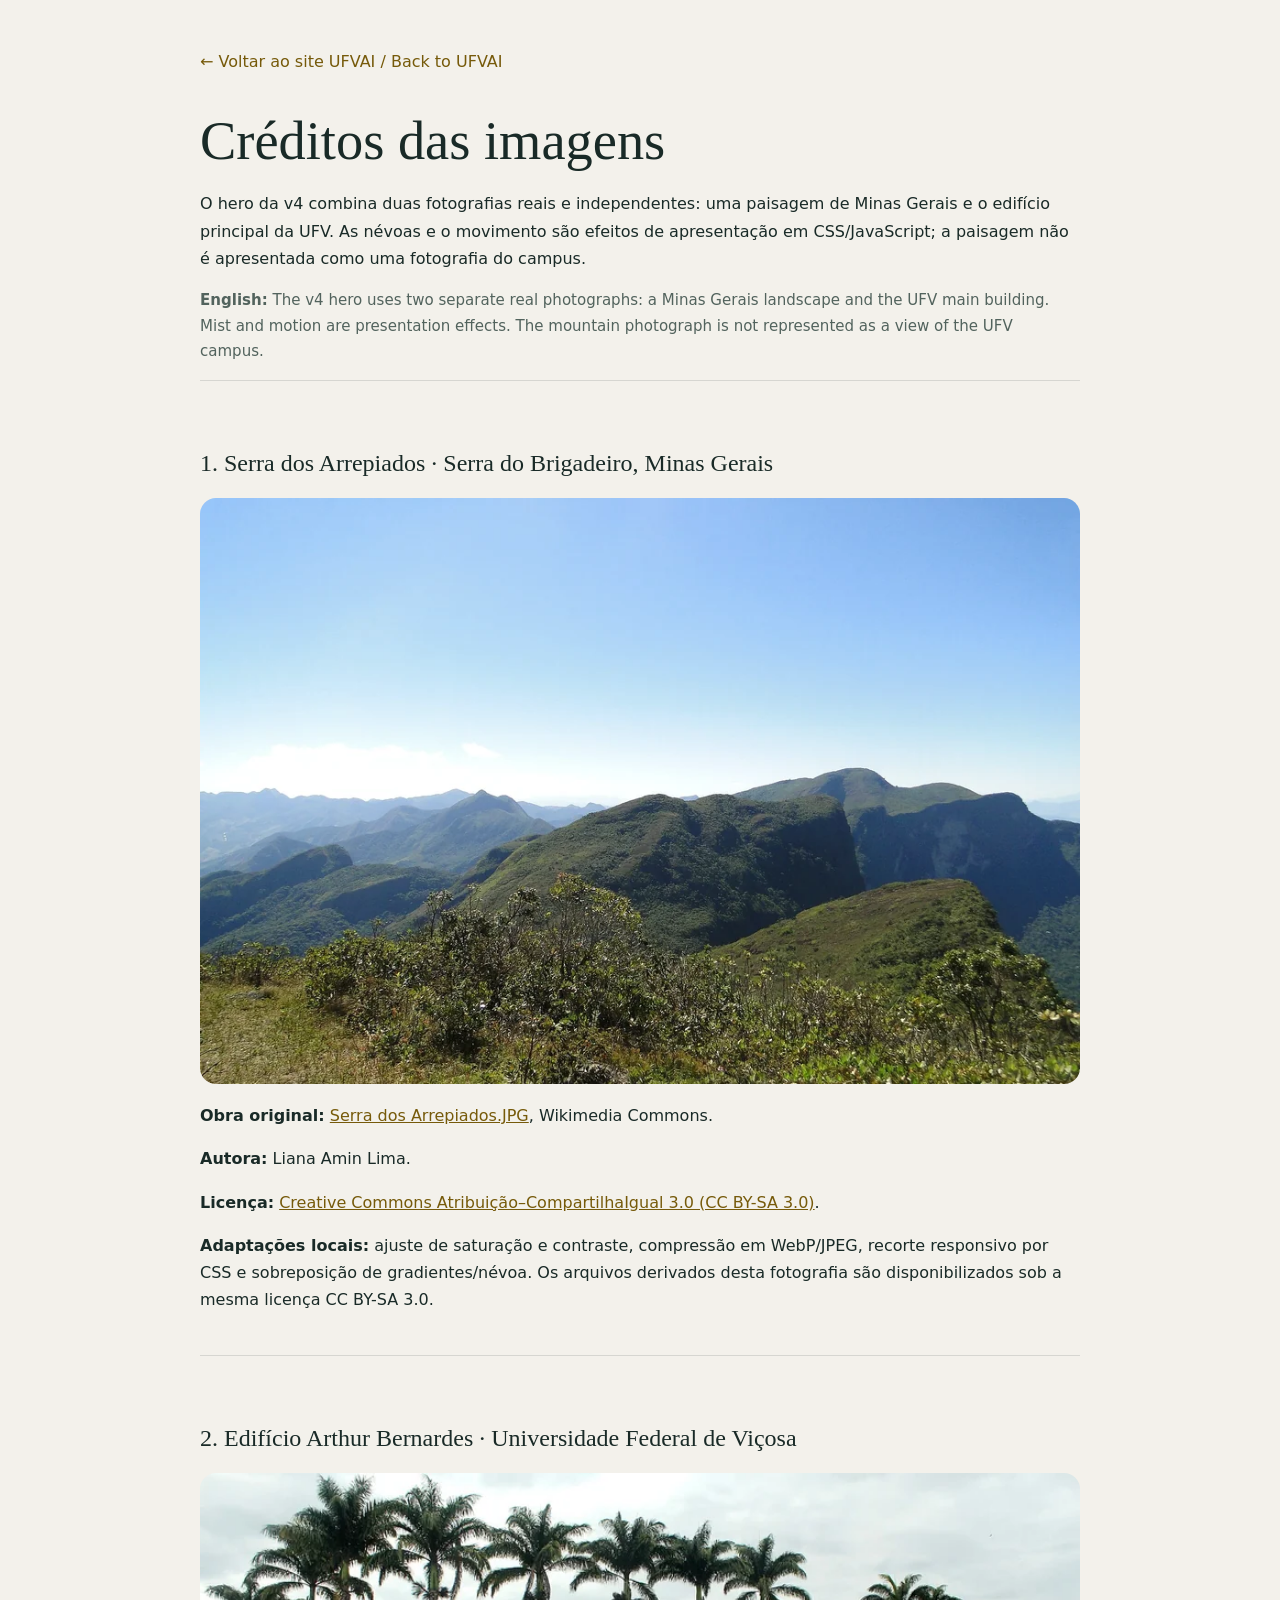
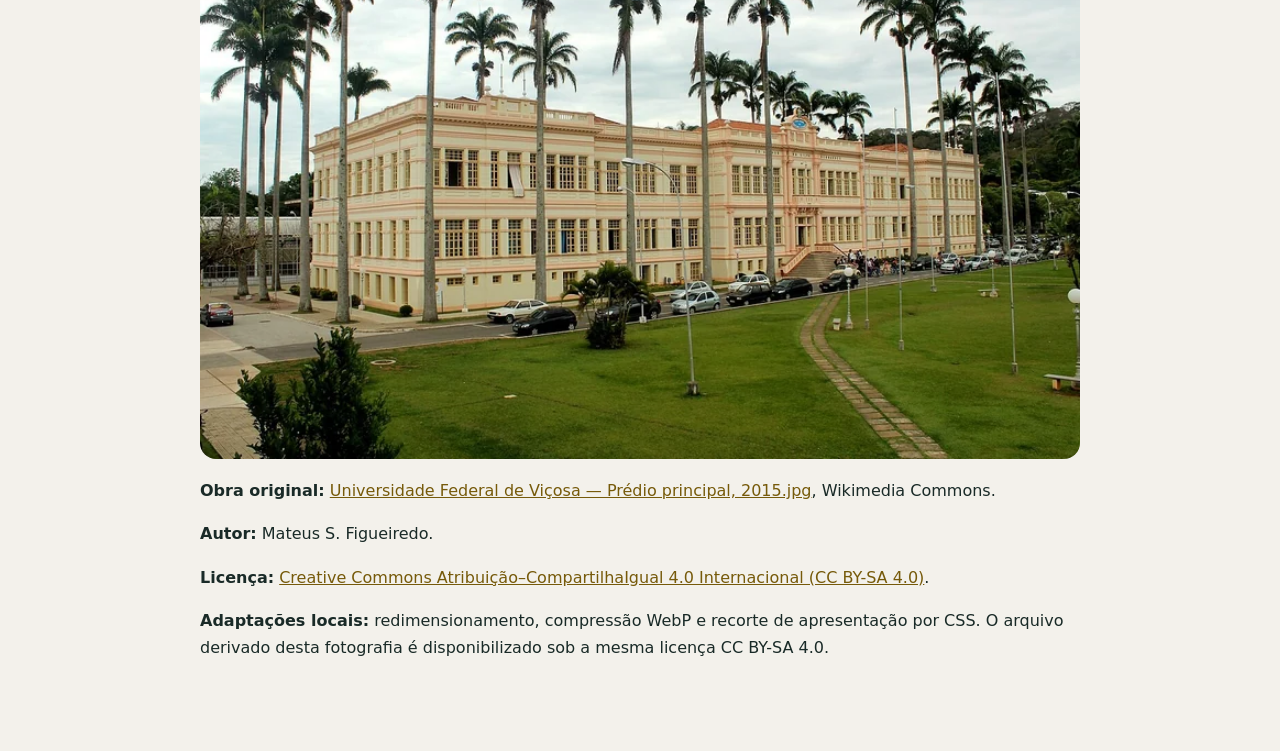
<file: v2/assets/credits.html>
<!DOCTYPE html>
<html lang="pt-BR">
<head>
  <meta charset="utf-8">
  <meta name="viewport" content="width=device-width, initial-scale=1">
  <title>Créditos das imagens · UFVAI v4</title>
  <meta name="robots" content="noindex">
  <style>
    :root{font-family:Inter,system-ui,-apple-system,"Segoe UI",sans-serif;color:#192a27;background:#f3f1eb;line-height:1.7}
    *{box-sizing:border-box}body{margin:0;padding:48px 20px}main{max-width:880px;margin:auto}a{color:#765a0a}a:hover{text-decoration:none}
    h1,h2{font-family:Lora,Georgia,serif;font-weight:500;line-height:1.2}h1{font-size:clamp(2rem,5vw,3.4rem);margin:0 0 16px}h2{margin-top:42px}
    article{padding:26px 0;border-top:1px solid #192a2722}img{width:100%;height:auto;border-radius:16px;display:block;margin:18px 0}
    .meta{color:#52635d;font-size:.94rem}.back{display:inline-block;margin-bottom:34px;text-decoration:none}.note{padding:18px 20px;border:1px solid #192a2722;border-radius:14px;background:#fbfaf6}
    code{word-break:break-all}footer{margin-top:36px;padding-top:20px;border-top:1px solid #192a2722;color:#697872;font-size:.86rem}
  </style>
</head>
<body>
<main>
  <a class="back" href="../index.html">← Voltar ao site UFVAI / Back to UFVAI</a>
  <h1>Créditos das imagens</h1>
  <p>O hero da v4 combina duas fotografias reais e independentes: uma paisagem de Minas Gerais e o edifício principal da UFV. As névoas e o movimento são efeitos de apresentação em CSS/JavaScript; a paisagem não é apresentada como uma fotografia do campus.</p>
  <p class="meta"><strong>English:</strong> The v4 hero uses two separate real photographs: a Minas Gerais landscape and the UFV main building. Mist and motion are presentation effects. The mountain photograph is not represented as a view of the UFV campus.</p>

  <article>
    <h2>1. Serra dos Arrepiados · Serra do Brigadeiro, Minas Gerais</h2>
    <img src="hero-minas-serra-960.webp" alt="Serras verdes em camadas na região da Serra do Brigadeiro, Minas Gerais">
    <p><strong>Obra original:</strong> <a href="https://commons.wikimedia.org/wiki/File:Serra_dos_Arrepiados.JPG" target="_blank" rel="noopener">Serra dos Arrepiados.JPG</a>, Wikimedia Commons.</p>
    <p><strong>Autora:</strong> Liana Amin Lima.</p>
    <p><strong>Licença:</strong> <a href="https://creativecommons.org/licenses/by-sa/3.0" target="_blank" rel="noopener">Creative Commons Atribuição–CompartilhaIgual 3.0 (CC BY-SA 3.0)</a>.</p>
    <p><strong>Adaptações locais:</strong> ajuste de saturação e contraste, compressão em WebP/JPEG, recorte responsivo por CSS e sobreposição de gradientes/névoa. Os arquivos derivados desta fotografia são disponibilizados sob a mesma licença CC BY-SA 3.0.</p>
  </article>

  <article>
    <h2>2. Edifício Arthur Bernardes · Universidade Federal de Viçosa</h2>
    <img src="ufv-arthur-bernardes.webp" alt="Edifício Arthur Bernardes, prédio principal da Universidade Federal de Viçosa, com palmeiras">
    <p><strong>Obra original:</strong> <a href="https://commons.wikimedia.org/wiki/File:Universidade_Federal_de_Vi%C3%A7osa_-_Pr%C3%A9dio_principal,_2015.jpg" target="_blank" rel="noopener">Universidade Federal de Viçosa — Prédio principal, 2015.jpg</a>, Wikimedia Commons.</p>
    <p><strong>Autor:</strong> Mateus S. Figueiredo.</p>
    <p><strong>Licença:</strong> <a href="https://creativecommons.org/licenses/by-sa/4.0" target="_blank" rel="noopener">Creative Commons Atribuição–CompartilhaIgual 4.0 Internacional (CC BY-SA 4.0)</a>.</p>
    <p><strong>Adaptações locais:</strong> redimensionamento, compressão WebP e recorte de apresentação por CSS. O arquivo derivado desta fotografia é disponibilizado sob a mesma licença CC BY-SA 4.0.</p>
  </article>

</main>
</body>
</html>
</file>
<file: styles.css>
/* ═══════════════════════════════════════════════════════════════════
   UFVAI — Site institucional v2
   Identidade visual derivada do logotipo oficial:
   navy grafite #2E3242 · dourado #C9A227 · off-white #F2F2F0
   verde-sálvia #8FA382 · vinho #7B3B44
   ═══════════════════════════════════════════════════════════════════ */

/* ── Tokens ─────────────────────────────────────────────────────────── */
:root {
  --bg: #F2F2F0;
  --bg-alt: #EBEBE7;
  --surface: #FFFFFF;
  --ink: #2E3242;
  --body: #4A4F5C;
  --muted: #646976;
  --line: rgba(46, 50, 66, .14);
  --line-strong: rgba(46, 50, 66, .30);
  --gold: #C9A227;
  --gold-ink: #7D6216;          /* dourado escurecido p/ texto pequeno (WCAG AA) */
  --wine: #7B3B44;
  --sage: #8FA382;
  --sage-ink: #5F7355;
  --cta-bg: #2E3242;
  --footer-bg: #2E3242;
  --shadow: 0 24px 60px -30px rgba(46, 50, 66, .28);
  --radius: 12px;
  --font: 'Montserrat', 'Segoe UI', system-ui, -apple-system, sans-serif;
  color-scheme: light;
}

[data-theme="dark"] {
  --bg: #171A24;
  --bg-alt: #1B1F2B;
  --surface: #212634;
  --ink: #EDEBE6;
  --body: #C6C9D2;
  --muted: #9AA0AE;
  --line: rgba(237, 235, 230, .14);
  --line-strong: rgba(237, 235, 230, .32);
  --gold: #C9A227;
  --gold-ink: #D9B441;
  --wine: #B98089;
  --sage: #9DB38F;
  --sage-ink: #A9BD9B;
  --cta-bg: #1F2430;
  --footer-bg: #12151D;
  --shadow: 0 24px 60px -30px rgba(0, 0, 0, .65);
  color-scheme: dark;
}

/* ── Base ───────────────────────────────────────────────────────────── */
*, *::before, *::after { box-sizing: border-box; }

html { scroll-behavior: smooth; }

body {
  margin: 0;
  font-family: var(--font);
  font-size: 16px;
  line-height: 1.7;
  background: var(--bg);
  color: var(--body);
  -webkit-font-smoothing: antialiased;
  transition: background-color .35s ease, color .35s ease;
}

h1, h2, h3 { color: var(--ink); line-height: 1.25; margin: 0; }
p { margin: 0; }
ul, ol, dl, dd { margin: 0; padding: 0; }
li { list-style: none; }
a { color: inherit; }
img, svg { display: block; max-width: 100%; }
button { font-family: inherit; }

::selection { background: var(--gold); color: #2E3242; }

:focus-visible {
  outline: 2px solid var(--gold);
  outline-offset: 3px;
  border-radius: 4px;
}

.container { width: min(1120px, 100% - 48px); margin-inline: auto; }
.container--narrow { width: min(780px, 100% - 48px); }

.sr-only {
  position: absolute; width: 1px; height: 1px;
  padding: 0; margin: -1px; overflow: hidden;
  clip: rect(0 0 0 0); white-space: nowrap; border: 0;
}

.skip-link {
  position: absolute; top: -60px; left: 16px; z-index: 100;
  background: var(--gold); color: #2E3242;
  padding: 10px 18px; border-radius: 8px;
  font-weight: 600; font-size: .9rem; text-decoration: none;
  transition: top .25s ease;
}
.skip-link:focus { top: 12px; }

/* ── Marca (wordmark do logo: UFV navy + AI dourado, V/A encaixados) ── */
.brand { text-decoration: none; display: inline-flex; align-items: center; }
.brand__word {
  font-weight: 700;
  font-size: 1.4rem;
  letter-spacing: -0.02em;
  color: var(--ink);
  white-space: nowrap;
}
.brand__word em {
  font-style: normal;
  font-weight: 600;
  color: var(--gold);
  margin-left: -0.075em;   /* V e A encaixados, como no logo */
}
.brand__word--inv { color: #F2F2F0; font-size: 1.5rem; }

/* ── Rótulos com tracking ampliado (estilo "INTELIGÊNCIA ARTIFICIAL") ── */
.eyebrow {
  text-transform: uppercase;
  letter-spacing: .32em;
  font-size: .72rem;
  font-weight: 500;
  color: var(--muted);
  margin-bottom: 18px;
}

/* ── Linhas finas (eco da linha sob o wordmark do logo) ─────────────── */
.rule {
  height: 1px;
  width: min(560px, 100%);
  background: linear-gradient(90deg, var(--line-strong), var(--line) 55%, transparent);
  margin: 26px 0 30px;
}
.rule--short {
  width: 88px;
  background: var(--gold);
  opacity: .85;
  margin: 22px 0 44px;
}

/* ── Botões ─────────────────────────────────────────────────────────── */
.btn {
  display: inline-flex; align-items: center; justify-content: center; gap: 10px;
  padding: 14px 30px;
  border-radius: 10px;
  border: 1px solid transparent;
  font-weight: 600; font-size: .95rem; letter-spacing: .02em;
  text-decoration: none; cursor: pointer;
  transition: transform .25s ease, box-shadow .25s ease, border-color .25s ease, color .25s ease, background-color .25s ease;
}
.btn--gold {
  background: var(--gold);
  color: #2E3242;
  box-shadow: 0 12px 26px -14px rgba(201, 162, 39, .65);
}
.btn--gold:hover { transform: translateY(-2px); box-shadow: 0 16px 32px -14px rgba(201, 162, 39, .8); }
.btn--ghost {
  border-color: var(--line-strong);
  color: var(--ink);
  background: transparent;
}
.btn--ghost:hover { border-color: var(--gold); color: var(--gold-ink); transform: translateY(-2px); }
.btn--ghost-inv { border-color: rgba(242, 242, 240, .42); color: #F2F2F0; }
.btn--ghost-inv:hover { border-color: var(--gold); color: var(--gold); }
.btn--sm { padding: 9px 18px; font-size: .84rem; white-space: nowrap; }

/* ── Header ─────────────────────────────────────────────────────────── */
.topbar {
  position: sticky; top: 0; z-index: 50;
  background: color-mix(in srgb, var(--bg) 86%, transparent);
  backdrop-filter: blur(12px);
  -webkit-backdrop-filter: blur(12px);
  border-bottom: 1px solid var(--line);
}
.topbar__inner {
  display: flex; align-items: center; justify-content: space-between;
  gap: 22px; height: 70px;
  /* header um pouco mais largo que o conteúdo (1120px): é o único jeito de
     os 8 itens do menu caberem em UMA linha, em todos os idiomas */
  width: min(1200px, 100% - 48px);
}
.nav ul { display: flex; flex-wrap: nowrap; gap: 14px; }
.nav a {
  text-decoration: none; font-size: .83rem; font-weight: 500; color: var(--body);
  position: relative; padding: 6px 0; white-space: nowrap;
}
.nav a::after {
  content: ""; position: absolute; left: 0; right: 0; bottom: 0;
  height: 1px; background: var(--gold);
  transform: scaleX(0); transform-origin: left;
  transition: transform .3s ease;
}
.nav a:hover::after, .nav a:focus-visible::after { transform: scaleX(1); }
.nav a:hover { color: var(--ink); }

.topbar__actions { display: flex; align-items: center; gap: 12px; }

.theme-toggle {
  width: 40px; height: 40px; border-radius: 50%;
  border: 1px solid var(--line-strong);
  background: transparent; color: var(--ink);
  display: inline-flex; align-items: center; justify-content: center;
  cursor: pointer; transition: border-color .25s ease, color .25s ease, transform .25s ease;
}
.theme-toggle:hover { border-color: var(--gold); color: var(--gold-ink); transform: rotate(12deg); }
.theme-toggle svg { width: 19px; height: 19px; fill: none; stroke: currentColor; stroke-width: 1.7; }
.theme-toggle .icon-moon { display: none; }
[data-theme="dark"] .theme-toggle .icon-moon { display: block; }
[data-theme="dark"] .theme-toggle .icon-sun { display: none; }

.nav-toggle {
  display: none;
  flex-direction: column; justify-content: center; gap: 4px;
  width: 40px; height: 40px;
  background: transparent; border: 1px solid var(--line-strong); border-radius: 10px;
  cursor: pointer; align-items: center;
}
.nav-toggle span {
  display: block; width: 18px; height: 1.6px; background: var(--ink);
  transition: transform .3s ease, opacity .3s ease;
}
.nav-toggle[aria-expanded="true"] span:nth-child(1) { transform: translateY(5.6px) rotate(45deg); }
.nav-toggle[aria-expanded="true"] span:nth-child(2) { opacity: 0; }
.nav-toggle[aria-expanded="true"] span:nth-child(3) { transform: translateY(-5.6px) rotate(-45deg); }

/* ── Constelação (motivo de rede neural do logo) ────────────────────── */
.constel {
  position: absolute;
  width: clamp(240px, 34vw, 460px);
  aspect-ratio: 1 / 1;
  pointer-events: none;
}
.cl line { stroke-width: 1; }
.cl--a line { stroke: var(--wine); opacity: .32; }
.cl--b line { stroke: var(--gold); opacity: .38; }
.nd--wine { fill: var(--wine); }
.nd--gold { fill: var(--gold); }
.nd--sage { fill: var(--sage); }
.nd {
  transform-box: fill-box;
  transform-origin: center;
  animation: pulse 4.2s ease-in-out infinite;
}
@keyframes pulse {
  0%, 100% { transform: scale(1);    opacity: .95; }
  50%      { transform: scale(1.45); opacity: .5;  }
}

/* ── Hero ───────────────────────────────────────────────────────────── */
.hero {
  position: relative;
  overflow: hidden;
  padding: clamp(88px, 13vh, 132px) 0 clamp(64px, 8vw, 100px);
}
.constel--tr { top: -50px; right: -70px; }
.constel--bl { bottom: -70px; left: -80px; transform: rotate(180deg); }

.hero__grid {
  display: grid;
  grid-template-columns: minmax(0, 1.05fr) minmax(0, .95fr);
  gap: clamp(40px, 6vw, 76px);
  align-items: center;
  position: relative;
}
.wordmark--xl {
  display: block;
  font-size: clamp(3.2rem, 8.5vw, 5.6rem);
  font-weight: 700;
  letter-spacing: -0.02em;
  line-height: 1.04;
  color: var(--ink);
}
.hero__typed-line {
  display: block;
  margin-top: 12px;
  min-height: 1.7em;
  font-size: clamp(1.15rem, 2.6vw, 1.65rem);
  font-weight: 500;
  color: var(--body);
}
.caret {
  display: inline-block;
  width: 2px; height: 1.05em;
  background: var(--gold);
  margin-left: 4px;
  vertical-align: text-bottom;
  animation: blink 1.05s steps(2, start) infinite;
}
@keyframes blink { 50% { opacity: 0; } }

.hero__sub {
  max-width: 54ch;
  font-size: 1.02rem;
  line-height: 1.8;
}
.hero__cta { display: flex; flex-wrap: wrap; gap: 14px; margin-top: 34px; }

/* Estatísticas animadas */
.stats {
  display: grid;
  grid-template-columns: repeat(4, auto);
  gap: clamp(24px, 4vw, 56px);
  justify-content: start;
  margin-top: clamp(44px, 6vw, 68px);
  padding-top: 30px;
  border-top: 1px solid var(--line);
}
.stat__value {
  font-weight: 700;
  font-size: clamp(1.6rem, 3vw, 2.15rem);
  color: var(--ink);
  letter-spacing: -0.01em;
  font-variant-numeric: tabular-nums;
}
.stat__plus { color: var(--gold-ink); }
.stat__label {
  margin-top: 2px;
  font-size: .72rem;
  letter-spacing: .14em;
  text-transform: uppercase;
  color: var(--muted);
}

/* ── Mockup do chat ─────────────────────────────────────────────────── */
.chat {
  background: var(--surface);
  border: 1px solid var(--line);
  border-radius: 14px;
  box-shadow: var(--shadow);
  overflow: hidden;
}
.chat__bar {
  display: flex; align-items: center; gap: 7px;
  padding: 13px 18px;
  border-bottom: 1px solid var(--line);
}
.dot { width: 10px; height: 10px; border-radius: 50%; }
.dot--wine { background: var(--wine); }
.dot--gold { background: var(--gold); }
.dot--sage { background: var(--sage); }
.chat__bar-title {
  margin-left: 10px;
  font-size: .72rem; font-weight: 500;
  letter-spacing: .14em; text-transform: uppercase;
  color: var(--muted);
}
.chat__body {
  display: flex; flex-direction: column; gap: 12px;
  padding: 22px 20px;
  min-height: 330px;
}
.msg {
  max-width: 86%;
  padding: 12px 15px;
  border-radius: 12px;
  font-size: .9rem;
  line-height: 1.65;
  animation: msgIn .45s ease both;
}
@keyframes msgIn {
  from { opacity: 0; transform: translateY(10px); }
  to   { opacity: 1; transform: none; }
}
.msg--user {
  align-self: flex-end;
  background: var(--ink);
  color: var(--bg);
  border-bottom-right-radius: 4px;
}
.msg--ai {
  align-self: flex-start;
  background: var(--bg);
  border: 1px solid var(--line);
  border-left: 2px solid var(--gold);
  border-bottom-left-radius: 4px;
  color: var(--body);
}
.chip {
  display: inline-block;
  margin-top: 9px;
  padding: 3px 10px;
  border-radius: 999px;
  border: 1px solid;
  font-size: .68rem;
  font-weight: 600;
  letter-spacing: .07em;
}
.chip--ok   { color: var(--sage-ink); border-color: var(--sage); background: color-mix(in srgb, var(--sage) 12%, transparent); }
.chip--none { color: var(--wine);     border-color: var(--wine); background: color-mix(in srgb, var(--wine) 10%, transparent); }
.typing { display: inline-flex; gap: 5px; padding: 4px 2px; }
.typing span {
  width: 6px; height: 6px; border-radius: 50%;
  background: var(--muted);
  animation: bounce 1.1s ease-in-out infinite;
}
.typing span:nth-child(2) { animation-delay: .15s; }
.typing span:nth-child(3) { animation-delay: .3s; }
@keyframes bounce {
  0%, 100% { transform: translateY(0);    opacity: .55; }
  50%      { transform: translateY(-5px); opacity: 1;   }
}
.chat__input {
  display: flex; align-items: center; justify-content: space-between;
  padding: 13px 18px;
  border-top: 1px solid var(--line);
  font-size: .78rem;
  color: var(--muted);
  letter-spacing: .04em;
}
.chat__send {
  width: 30px; height: 30px; border-radius: 50%;
  background: var(--gold);
  display: inline-flex; align-items: center; justify-content: center;
}
.chat__send svg { width: 15px; height: 15px; fill: #2E3242; }

/* ── Seções ─────────────────────────────────────────────────────────── */
.section { padding: clamp(72px, 10vw, 118px) 0; }
.section--alt {
  background: var(--bg-alt);
  border-top: 1px solid var(--line);
  border-bottom: 1px solid var(--line);
}
.section__title {
  font-weight: 600;
  font-size: clamp(1.7rem, 3.6vw, 2.45rem);
  letter-spacing: -0.015em;
}
.section__title .accent { color: var(--gold-ink); }

/* Sobre */
.sobre__grid {
  display: grid;
  grid-template-columns: minmax(0, 1.08fr) minmax(0, .92fr);
  gap: clamp(36px, 5vw, 60px);
  align-items: start;
}
.sobre__text p { line-height: 1.85; margin-bottom: 16px; }
.sobre__text strong { color: var(--ink); }
.sobre__markers { display: flex; flex-wrap: wrap; gap: 10px; margin-top: 24px; }
.marker {
  font-size: .7rem;
  font-weight: 600;
  letter-spacing: .08em;
  padding: 6px 12px;
  border-radius: 999px;
  border: 1px solid;
}
.marker--ok   { color: var(--sage-ink); border-color: var(--sage); background: color-mix(in srgb, var(--sage) 10%, transparent); }
.marker--est  { color: var(--gold-ink); border-color: var(--gold); background: color-mix(in srgb, var(--gold) 10%, transparent); }
.marker--none { color: var(--wine);     border-color: var(--wine); background: color-mix(in srgb, var(--wine) 8%, transparent); }

.sobre__list { display: flex; flex-direction: column; gap: 20px; }
.sobre__list li {
  display: flex; gap: 18px; align-items: flex-start;
  padding: 22px;
  background: var(--surface);
  border: 1px solid var(--line);
  border-radius: var(--radius);
  transition: border-color .3s ease, transform .3s ease, box-shadow .3s ease;
}
.sobre__list li:hover { border-color: color-mix(in srgb, var(--gold) 55%, transparent); transform: translateY(-3px); box-shadow: var(--shadow); }
.sobre__icon {
  flex: none;
  width: 46px; height: 46px;
  display: inline-flex; align-items: center; justify-content: center;
  color: var(--ink);
  border: 1px solid var(--line);
  border-radius: 10px;
  background: color-mix(in srgb, var(--gold) 7%, transparent);
}
.sobre__icon svg, .card__icon svg { fill: none; stroke: currentColor; stroke-width: 1.6; stroke-linecap: round; stroke-linejoin: round; }
.gold-stroke { stroke: var(--gold); }
.sobre__list h3 { font-size: 1.02rem; font-weight: 600; margin-bottom: 6px; }
.sobre__list p { font-size: .92rem; line-height: 1.7; }

/* Funcionalidades */
.cards {
  display: grid;
  grid-template-columns: repeat(auto-fit, minmax(280px, 1fr));
  gap: 22px;
}
.card {
  background: var(--surface);
  border: 1px solid var(--line);
  border-radius: var(--radius);
  padding: 30px 28px;
  transition: border-color .3s ease, transform .3s ease, box-shadow .3s ease;
}
.card:hover {
  border-color: color-mix(in srgb, var(--gold) 60%, transparent);
  transform: translateY(-4px);
  box-shadow: var(--shadow);
}
.card__icon {
  display: inline-flex; align-items: center; justify-content: center;
  width: 48px; height: 48px;
  color: var(--ink);
  border: 1px solid var(--line);
  border-radius: 10px;
  background: color-mix(in srgb, var(--gold) 7%, transparent);
  margin-bottom: 20px;
}
.card__icon svg { width: 25px; height: 25px; }
.card h3 { font-size: 1.05rem; font-weight: 600; margin-bottom: 8px; }
.card p { font-size: .92rem; line-height: 1.7; }

/* Como funciona */
.steps {
  display: grid;
  grid-template-columns: repeat(3, 1fr);
  gap: clamp(28px, 4vw, 48px);
  position: relative;
  counter-reset: passo;
}
.steps::before {
  content: "";
  position: absolute;
  top: 27px; left: 14%; right: 14%;
  height: 1px;
  background: var(--line-strong);
}
.step { text-align: center; position: relative; }
.step__node {
  width: 54px; height: 54px;
  margin: 0 auto 20px;
  border-radius: 50%;
  border: 1px solid var(--line-strong);
  background: var(--bg);
  box-shadow: 0 0 0 8px var(--bg);
  display: grid; place-items: center;
  position: relative; z-index: 1;
  transition: border-color .3s ease;
}
.step:hover .step__node { border-color: var(--gold); }
.step__num { font-weight: 600; font-size: 1.15rem; color: var(--gold-ink); }
.step h3 { font-size: 1.08rem; font-weight: 600; margin-bottom: 8px; }
.step p { font-size: .92rem; line-height: 1.7; max-width: 32ch; margin-inline: auto; }

/* Casos de uso / depoimentos */
.quotes {
  display: grid;
  grid-template-columns: repeat(3, 1fr);
  gap: 22px;
}
.quote {
  position: relative;
  background: var(--surface);
  border: 1px solid var(--line);
  border-radius: var(--radius);
  padding: 28px 26px 24px;
  transition: border-color .3s ease, transform .3s ease, box-shadow .3s ease;
}
.quote:hover { border-color: color-mix(in srgb, var(--gold) 55%, transparent); transform: translateY(-4px); box-shadow: var(--shadow); }
.quote__mark {
  display: block;
  font-family: Georgia, 'Times New Roman', serif;
  font-size: 3.4rem;
  line-height: .9;
  color: var(--gold);
  margin-bottom: 10px;
}
.quote blockquote { font-size: .95rem; line-height: 1.75; }
.quote figcaption {
  margin-top: 20px;
  padding-top: 14px;
  border-top: 1px solid var(--line);
  font-size: .72rem;
  font-weight: 500;
  letter-spacing: .12em;
  text-transform: uppercase;
  color: var(--muted);
}
.footnote {
  margin-top: 22px;
  font-size: .78rem;
  color: var(--muted);
  text-align: center;
  letter-spacing: .04em;
}

/* FAQ */
.faq { border-top: 1px solid var(--line); }
.faq + .faq { border-top: 0; }
.faq { border-bottom: 1px solid var(--line); }
.faq h3 { margin: 0; }
.faq__q {
  width: 100%;
  display: flex; align-items: center; justify-content: space-between; gap: 18px;
  padding: 21px 4px;
  background: none; border: 0; cursor: pointer;
  font-size: 1rem; font-weight: 600; color: var(--ink);
  text-align: left;
  transition: color .25s ease;
}
.faq__q:hover { color: var(--gold-ink); }
.faq__sign { position: relative; flex: none; width: 14px; height: 14px; }
.faq__sign::before, .faq__sign::after {
  content: "";
  position: absolute; inset: 0; margin: auto;
  background: var(--gold);
  transition: transform .3s ease;
}
.faq__sign::before { width: 14px; height: 2px; }
.faq__sign::after  { width: 2px; height: 14px; }
.faq__q[aria-expanded="true"] .faq__sign::after { transform: scaleY(0); }
.faq__a { padding: 0 4px 24px; line-height: 1.8; font-size: .95rem; }
.faq__a:not([hidden]) { animation: fadeDown .35s ease; }
.faq__a strong { color: var(--ink); }
@keyframes fadeDown {
  from { opacity: 0; transform: translateY(-6px); }
  to   { opacity: 1; transform: none; }
}

/* CTA final */
.cta {
  position: relative;
  overflow: hidden;
  background: var(--cta-bg);
  padding: clamp(72px, 9vw, 110px) 0;
  text-align: center;
}
.cta h2 { color: #F2F2F0; font-weight: 600; font-size: clamp(1.6rem, 3.4vw, 2.4rem); letter-spacing: -0.015em; }
.cta p { color: rgba(242, 242, 240, .78); max-width: 56ch; margin: 16px auto 32px; }
.cta .hero__cta { justify-content: center; margin-top: 0; }
.constel--cta { top: -90px; right: -90px; transform: rotate(90deg); opacity: .8; }

/* Constelações em fundos escuros (CTA e footer): linhas claras */
.cta .cl--a line, .footer .cl--a line { stroke: rgba(242, 242, 240, .30); }
.cta .cl--b line, .footer .cl--b line { stroke: rgba(201, 162, 39, .40); }
.cta .nd--wine, .footer .nd--wine { fill: #C58B93; }
.cta .nd--sage, .footer .nd--sage { fill: #A9BD9B; }
.cta .nd--gold, .footer .nd--gold { fill: #D9B441; }

/* ── Footer ─────────────────────────────────────────────────────────── */
.footer {
  position: relative;
  overflow: hidden;
  background: var(--footer-bg);
  padding-top: clamp(56px, 7vw, 84px);
}
.constel--footer { right: -80px; top: -80px; transform: rotate(90deg); opacity: .5; }
.footer__grid {
  display: grid;
  grid-template-columns: 1.35fr 1fr 1fr 1.25fr;
  gap: clamp(28px, 4vw, 48px);
  padding-bottom: 52px;
  position: relative;
}
.rule--footer {
  width: 190px;
  margin: 16px 0 12px;
  background: linear-gradient(90deg, rgba(242, 242, 240, .55), transparent);
}
.footer__tagline {
  text-transform: uppercase;
  letter-spacing: .34em;
  font-size: .72rem;
  color: rgba(242, 242, 240, .62);
}
.footer__desc { margin-top: 14px; font-size: .88rem; line-height: 1.7; color: rgba(242, 242, 240, .72); max-width: 30ch; }
.footer h3 {
  font-size: .76rem; font-weight: 600;
  letter-spacing: .2em; text-transform: uppercase;
  color: var(--gold);
  margin-bottom: 16px;
}
.footer__col li { margin: 9px 0; }
.footer__col a {
  text-decoration: none;
  font-size: .9rem;
  color: rgba(242, 242, 240, .78);
  transition: color .25s ease;
}
.footer__col a:hover { color: var(--gold); }
.footer__col p { font-size: .88rem; line-height: 1.7; color: rgba(242, 242, 240, .72); }
.footer__disclaimer { margin-top: 12px; font-size: .8rem; color: rgba(242, 242, 240, .55); }
.footer__bottom {
  display: flex; flex-wrap: wrap; align-items: center; justify-content: space-between;
  gap: 10px;
  border-top: 1px solid rgba(242, 242, 240, .14);
  padding: 20px 0 28px;
  font-size: .8rem;
  color: rgba(242, 242, 240, .6);
  position: relative;
}
.footer__motto { letter-spacing: .08em; }

/* ── Revelação ao rolar ─────────────────────────────────────────────── */
.reveal {
  opacity: 0;
  transform: translateY(26px);
  transition: opacity .7s ease, transform .7s ease;
}
.reveal.is-visible { opacity: 1; transform: none; }
.cards > .reveal:nth-child(2), .quotes > .reveal:nth-child(2),
.steps > .reveal:nth-child(2), .sobre__list > .reveal:nth-child(2) { transition-delay: .1s; }
.cards > .reveal:nth-child(3), .quotes > .reveal:nth-child(3),
.steps > .reveal:nth-child(3), .sobre__list > .reveal:nth-child(3) { transition-delay: .2s; }
.cards > .reveal:nth-child(4) { transition-delay: .1s; }
.cards > .reveal:nth-child(5) { transition-delay: .2s; }
.cards > .reveal:nth-child(6) { transition-delay: .3s; }

/* ── Menu: 8 itens só cabem em UMA linha acima de 1240px ────────────── */
/* Antes de 17/10/2026 o menu tinha 7 itens e cabia em 1120px. Com o 8º
   ("Tutorial") o texto passou a quebrar em duas linhas e o header
   transbordava. O pior caso é o espanhol (precisa de ~1171px). Aqui o
   menu colapsa (hambúrguer) ANTES de quebrar, em todos os idiomas. */
@media (max-width: 1240px) {
  .nav {
    position: absolute;
    top: 70px; left: 0; right: 0;
    background: var(--bg);
    border-bottom: 1px solid var(--line);
    display: none;
  }
  .nav.open { display: block; }
  .nav ul { flex-direction: column; gap: 0; padding: 10px 24px 18px; }
  .nav a { display: block; padding: 13px 0; font-size: 1rem; border-bottom: 1px solid var(--line); }
  .nav li:last-child a { border-bottom: 0; }
  .nav-toggle { display: inline-flex; }
}

/* ── Responsivo ─────────────────────────────────────────────────────── */
@media (max-width: 980px) {
  .hero__grid { grid-template-columns: 1fr; }
  .hero__demo { max-width: 560px; }
  .sobre__grid { grid-template-columns: 1fr; }
  .quotes { grid-template-columns: 1fr; max-width: 640px; margin-inline: auto; }
  .footer__grid { grid-template-columns: 1fr 1fr; }
}

@media (max-width: 860px) {
  .nav {
    position: absolute;
    top: 70px; left: 0; right: 0;
    background: var(--bg);
    border-bottom: 1px solid var(--line);
    display: none;
  }
  .nav.open { display: block; }
  .nav ul { flex-direction: column; gap: 0; padding: 10px 24px 18px; }
  .nav a { display: block; padding: 13px 0; font-size: 1rem; border-bottom: 1px solid var(--line); }
  .nav li:last-child a { border-bottom: 0; }
  .nav-toggle { display: inline-flex; }
  .topbar .btn--sm { display: none; }
  .steps { grid-template-columns: 1fr; gap: 30px; }
  .steps::before { left: 27px; right: auto; top: 16px; bottom: 16px; width: 1px; height: auto; }
  .step {
    display: grid;
    grid-template-columns: 54px 1fr;
    grid-template-rows: auto auto;
    column-gap: 18px; row-gap: 6px;
    text-align: left; align-items: start; align-content: start;
  }
  .step__node { grid-row: 1 / span 2; grid-column: 1; margin: 0; box-shadow: 0 0 0 6px var(--bg); }
  .step h3 { grid-row: 1; grid-column: 2; margin-bottom: 0; }
  .step p { grid-row: 2; grid-column: 2; margin-inline: 0; max-width: 46ch; }
}

@media (max-width: 640px) {
  .steps { gap: 26px; }
  .step { grid-template-columns: 46px 1fr; column-gap: 14px; }
  .step__node { width: 46px; height: 46px; }
  .step__num { font-size: 1.02rem; }
  .steps::before { left: 23px; }
  .stats { grid-template-columns: repeat(2, 1fr); gap: 26px 18px; }
  .footer__grid { grid-template-columns: 1fr; }
  .footer__bottom { flex-direction: column; align-items: flex-start; }
  .constel--tr { right: -120px; opacity: .8; }
  .constel--bl { left: -120px; opacity: .8; }
}

/* ── Movimento reduzido (WCAG 2.3.3) ────────────────────────────────── */
@media (prefers-reduced-motion: reduce) {
  html { scroll-behavior: auto; }
  *, *::before, *::after {
    animation-duration: .001s !important;
    animation-iteration-count: 1 !important;
    transition-duration: .001s !important;
  }
  .reveal { opacity: 1; transform: none; }
  .caret { display: none; }
}

/* ── Demo animada: boot → Termos → tela principal ──────────────────── */
.demo__caption {
  margin-top: 14px;
  font-size: .76rem;
  color: var(--muted);
  letter-spacing: .05em;
  text-align: center;
}
.screen {
  position: relative;
  min-height: 520px;
  background: var(--surface);
  border: 1px solid var(--line);
  border-radius: 14px;
  box-shadow: var(--shadow);
  overflow: hidden;
}
.screen__panel {
  position: absolute; inset: 0;
  display: flex; flex-direction: column;
  padding: 28px;
  opacity: 0;
  transform: scale(.985);
  visibility: hidden;
  pointer-events: none;
  transition: opacity .55s ease, transform .55s ease, visibility 0s linear .55s;
}
.screen__panel.is-active {
  opacity: 1;
  transform: none;
  visibility: visible;
  pointer-events: auto;
  transition: opacity .55s ease, transform .55s ease;
}

/* Estágio 1 — carregamento */
.panel--boot {
  align-items: center;
  justify-content: center;
  gap: 14px;
  background: var(--bg);
}
.wordmark--sm { font-size: 2rem; }
.wordmark--xs { font-size: 1.05rem; }
.boot__bar {
  width: min(320px, 78%);
  height: 4px;
  border-radius: 999px;
  background: var(--line);
  overflow: hidden;
}
.boot__bar span {
  display: block;
  height: 100%;
  width: 0%;
  border-radius: 999px;
  background: linear-gradient(90deg, var(--gold), var(--gold-ink));
  transition: width .18s linear;
}
.boot__pct {
  font-size: .78rem;
  font-weight: 600;
  letter-spacing: .18em;
  color: var(--muted);
  font-variant-numeric: tabular-nums;
}
.boot__list { text-align: left; margin-top: 6px; }
.boot__list li {
  position: relative;
  padding-left: 24px;
  margin: 6px 0;
  font-size: .82rem;
  color: var(--muted);
  opacity: .38;
  transition: opacity .4s ease;
}
.boot__list li::before {
  content: "";
  position: absolute; left: 4px; top: .48em;
  width: 9px; height: 9px;
  border: 1px solid var(--line-strong);
  border-radius: 50%;
}
.boot__list li.done { opacity: 1; }
.boot__list li.done::before {
  border-color: var(--sage);
  background: var(--sage);
  box-shadow: inset 0 0 0 2px var(--bg);
}
.boot__open {
  margin-top: 10px;
  opacity: 0;
  transform: translateY(6px);
  transition: opacity .45s ease, transform .45s ease;
  pointer-events: none;
}
.boot__open.show { opacity: 1; transform: none; animation: btnGlow 1.6s ease-in-out 2; }
@keyframes btnGlow {
  0%, 100% { box-shadow: 0 12px 26px -14px rgba(201, 162, 39, .55); }
  50%      { box-shadow: 0 12px 34px -10px rgba(201, 162, 39, .95); }
}

/* Estágio 2 — Termos de Uso */
.panel--terms {
  justify-content: center;
  gap: 12px;
  max-width: 420px;
  margin-inline: auto;
  inset: 0;
}
.terms__title {
  font-size: 1.15rem;
  font-weight: 600;
  text-align: center;
}
.terms__box {
  border: 1px solid var(--line);
  border-radius: 10px;
  background: var(--bg);
  padding: 12px 14px;
  max-height: 86px;
  overflow: hidden;
}
.terms__box p { font-size: .76rem; line-height: 1.6; color: var(--muted); margin: 4px 0; }
.field { display: flex; flex-direction: column; gap: 5px; }
.field span {
  font-size: .66rem;
  font-weight: 600;
  letter-spacing: .16em;
  text-transform: uppercase;
  color: var(--muted);
}
.field input {
  border: 1px solid var(--line-strong);
  border-radius: 8px;
  background: var(--bg);
  color: var(--ink);
  font-family: inherit;
  font-size: .86rem;
  padding: 9px 12px;
  transition: border-color .25s ease;
}
.field input:focus { outline: none; }
.field--typing input { border-color: var(--gold); }
.check {
  display: flex; align-items: center; gap: 9px;
  font-size: .8rem;
  color: var(--body);
  cursor: default;
}
.check input { position: absolute; opacity: 0; width: 1px; height: 1px; }
.check > span:first-of-type {
  flex: none;
  width: 16px; height: 16px;
  border: 1px solid var(--line-strong);
  border-radius: 4px;
  background: var(--bg);
  position: relative;
  transition: background-color .25s ease, border-color .25s ease;
}
.check input:checked + span:first-of-type { background: var(--gold); border-color: var(--gold); }
.check input:checked + span:first-of-type::after {
  content: "";
  position: absolute; left: 4.5px; top: 1.5px;
  width: 5px; height: 9px;
  border: solid #2E3242;
  border-width: 0 2px 2px 0;
  transform: rotate(42deg);
}
.terms__btn {
  margin-top: 6px;
  align-self: center;
  opacity: .55;
  transition: opacity .3s ease, transform .2s ease, box-shadow .3s ease;
  pointer-events: none;
}
.terms__btn.ready { opacity: 1; }
.terms__btn.clicked { transform: scale(.96); box-shadow: 0 6px 18px -8px rgba(201, 162, 39, .9); }

/* Estágio 3 — tela principal */
.panel--app { padding: 0; }
.panel--app .chat__bar { border-top: 0; }
.panel--app .chat__body { min-height: 0; flex: 1; overflow: hidden; }
.chip-v {
  font-size: .66rem;
  font-weight: 600;
  letter-spacing: .08em;
  color: var(--muted);
  border: 1px solid var(--line-strong);
  border-radius: 999px;
  padding: 2px 9px;
}
.status {
  display: inline-flex; align-items: center; gap: 7px;
  margin-left: 10px;
  font-size: .72rem;
  font-weight: 500;
  letter-spacing: .08em;
  color: var(--sage-ink);
}
.status-dot {
  width: 8px; height: 8px;
  border-radius: 50%;
  background: var(--sage);
  animation: dotPulse 2.2s ease-in-out infinite;
}
@keyframes dotPulse {
  0%, 100% { box-shadow: 0 0 0 0 color-mix(in srgb, var(--sage) 55%, transparent); }
  50%      { box-shadow: 0 0 0 5px color-mix(in srgb, var(--sage) 0%, transparent); }
}
.tb-chips { margin-left: auto; display: flex; gap: 6px; }
.tb-chip {
  font-size: .62rem;
  font-weight: 500;
  letter-spacing: .1em;
  text-transform: uppercase;
  color: var(--muted);
  border: 1px solid var(--line);
  border-radius: 999px;
  padding: 2px 9px;
}
.sysline {
  align-self: center;
  font-size: .7rem;
  letter-spacing: .1em;
  color: var(--muted);
  padding: 2px 0;
  animation: msgIn .45s ease both;
}
.msg__source {
  display: block;
  margin-top: 7px;
  font-size: .7rem;
  letter-spacing: .03em;
  color: var(--muted);
}
.screen__replay {
  position: absolute; top: 12px; right: 12px; z-index: 6;
  width: 32px; height: 32px;
  display: inline-flex; align-items: center; justify-content: center;
  border: 1px solid var(--line-strong);
  border-radius: 50%;
  background: var(--surface);
  color: var(--muted);
  cursor: pointer;
  transition: color .25s ease, border-color .25s ease, transform .25s ease;
}
.screen__replay svg { width: 14px; height: 14px; fill: none; stroke: currentColor; stroke-width: 1.8; stroke-linecap: round; stroke-linejoin: round; }
.screen__replay:hover { color: var(--gold-ink); border-color: var(--gold); transform: rotate(-40deg); }

@media (max-width: 520px) {
  .screen { min-height: 560px; }
  .tb-chips { display: none; }
  .panel--terms { padding: 22px 18px; }
}

/* ── Novidades: ferramentas + linha do tempo ────────────────────────── */
.novidades__grid {
  display: grid;
  grid-template-columns: minmax(0, 1.08fr) minmax(0, .92fr);
  gap: clamp(36px, 5vw, 64px);
  align-items: start;
}
.novidades__sub {
  font-size: .8rem;
  font-weight: 600;
  letter-spacing: .2em;
  text-transform: uppercase;
  color: var(--gold-ink);
  margin-bottom: 20px;
}
.tools {
  display: grid;
  grid-template-columns: repeat(auto-fit, minmax(230px, 1fr));
  gap: 16px;
}
.tool {
  background: var(--surface);
  border: 1px solid var(--line);
  border-radius: var(--radius);
  padding: 20px 18px;
  transition: border-color .3s ease, transform .3s ease;
}
.tool:hover { border-color: color-mix(in srgb, var(--gold) 55%, transparent); transform: translateY(-3px); }
.tool h4 {
  margin: 0 0 8px;
  font-size: .92rem;
  font-weight: 700;
  color: var(--ink);
  font-family: ui-monospace, 'SF Mono', Menlo, Consolas, monospace;
  letter-spacing: .01em;
}
.tool h4::before { content: "+ "; color: var(--gold); }
.tool p { font-size: .84rem; line-height: 1.65; }
.novidades__note {
  margin-top: 20px;
  font-size: .84rem;
  line-height: 1.7;
  color: var(--muted);
}
.novidades__note a { color: var(--gold-ink); font-weight: 600; }
[data-theme="dark"] .novidades__note a { color: var(--gold); }

.timeline {
  position: relative;
  padding-left: 26px;
  border-left: 1px solid var(--line-strong);
}
.timeline li {
  position: relative;
  padding-bottom: 24px;
}
.timeline li:last-child { padding-bottom: 6px; }
.timeline li::before {
  content: "";
  position: absolute;
  left: -31px; top: 5px;
  width: 9px; height: 9px;
  border-radius: 50%;
  background: var(--gold);
  box-shadow: 0 0 0 4px var(--bg);
}
.timeline__ver {
  display: inline-block;
  font-family: ui-monospace, 'SF Mono', Menlo, Consolas, monospace;
  font-size: .8rem;
  font-weight: 700;
  color: var(--ink);
  border: 1px solid var(--line-strong);
  border-radius: 999px;
  padding: 1px 10px;
  margin-right: 8px;
}
.timeline__date {
  font-size: .72rem;
  letter-spacing: .1em;
  color: var(--muted);
}
.timeline p { margin-top: 6px; font-size: .88rem; line-height: 1.65; }

/* ── Como citar ─────────────────────────────────────────────────────── */
.cite__intro { line-height: 1.8; margin-bottom: 26px; }
.cite__grid {
  display: grid;
  grid-template-columns: repeat(auto-fit, minmax(300px, 1fr));
  gap: 20px;
  margin: 0;
}
.cite {
  margin: 0;
  background: var(--surface);
  border: 1px solid var(--line);
  border-radius: var(--radius);
  overflow: hidden;
}
.cite figcaption {
  padding: 10px 16px;
  border-bottom: 1px solid var(--line);
  font-size: .7rem;
  font-weight: 600;
  letter-spacing: .18em;
  text-transform: uppercase;
  color: var(--gold-ink);
  background: color-mix(in srgb, var(--gold) 6%, transparent);
}
[data-theme="dark"] .cite figcaption { color: var(--gold); }
.cite pre {
  margin: 0;
  padding: 16px;
  overflow-x: hidden; /* sem rolagem lateral: o texto quebra de linha */
  white-space: pre-wrap;
  overflow-wrap: anywhere;
  font-family: ui-monospace, 'SF Mono', Menlo, Consolas, monospace;
  font-size: .76rem;
  line-height: 1.65;
  color: var(--body);
}

/* ── Rodapé: contato e versão ───────────────────────────────────────── */
.footer__contact { margin-top: 14px; }
.footer__contact a {
  color: var(--gold);
  font-size: .88rem;
  font-weight: 600;
  text-decoration: none;
  border-bottom: 1px solid color-mix(in srgb, var(--gold) 45%, transparent);
  transition: border-color .25s ease;
}
.footer__contact a:hover { border-color: var(--gold); }
.footer__ver {
  font-family: ui-monospace, 'SF Mono', Menlo, Consolas, monospace;
  font-size: .74rem;
  letter-spacing: .06em;
}

@media (max-width: 980px) {
  .novidades__grid { grid-template-columns: 1fr; }
}

/* ── Wordmark: "AI" sempre dourado como no logo oficial e no header ── */
.wordmark em {
  font-style: normal;
  font-weight: 600;
  color: var(--gold);
  margin-left: -0.075em;   /* V e A encaixados, como no logo */
}

/* ── Seletor de idiomas (PT/EN/ES/FR/ZH, com detecção automática) ──── */
.lang-switch { position: relative; }
.lang-btn {
  display: inline-flex; align-items: center; gap: 7px;
  height: 40px; padding: 0 13px;
  border: 1px solid var(--line-strong);
  border-radius: 999px;
  background: transparent; color: var(--ink);
  font-size: .8rem; font-weight: 600; letter-spacing: .06em;
  cursor: pointer;
  transition: border-color .25s ease, color .25s ease;
}
.lang-btn:hover { border-color: var(--gold); color: var(--gold-ink); }
.lang-btn svg { width: 16px; height: 16px; fill: none; stroke: currentColor; stroke-width: 1.6; }
.lang-menu {
  position: absolute; top: calc(100% + 10px); right: 0; z-index: 70;
  min-width: 178px; padding: 6px;
  background: var(--surface);
  border: 1px solid var(--line);
  border-radius: 12px;
  box-shadow: var(--shadow);
  display: none;
}
.lang-switch.open .lang-menu { display: block; }
.lang-menu button {
  display: flex; align-items: center; justify-content: space-between; gap: 12px;
  width: 100%; padding: 9px 12px;
  background: none; border: 0; border-radius: 8px;
  font-size: .88rem; color: var(--body);
  cursor: pointer;
}
.lang-menu button:hover { background: color-mix(in srgb, var(--gold) 12%, transparent); color: var(--ink); }
.lang-menu button[aria-checked="true"] { color: var(--gold-ink); font-weight: 700; }
.lang-code {
  font-size: .66rem; font-weight: 700; letter-spacing: .1em;
  border: 1px solid var(--line-strong);
  border-radius: 6px;
  padding: 1px 7px;
  color: var(--muted);
}
.lang-menu button[aria-checked="true"] .lang-code { border-color: var(--gold); color: var(--gold-ink); }

@media (max-width: 860px) {
  .lang-btn { height: 40px; padding: 0 10px; }
  .lang-btn #lang-current { display: none; }
}

/* ── Player da apresentação (iframe do deck HTML + capa + tela cheia) ─ */
.apres__lead { max-width: 70ch; line-height: 1.8; margin-bottom: 30px; }
.deck-player {
  position: relative;
  aspect-ratio: 16 / 9;
  max-height: 78vh;
  margin-inline: auto;
  background: var(--surface);
  border: 1px solid var(--line);
  border-radius: 14px;
  box-shadow: var(--shadow);
  overflow: hidden;
}
.deck-player iframe {
  position: absolute; inset: 0;
  width: 100%; height: 100%;
  border: 0;
  background: var(--surface);
}
.deck-cover {
  position: absolute; inset: 0; z-index: 3;
  display: flex; flex-direction: column; align-items: center; justify-content: center;
  gap: 20px;
  background: color-mix(in srgb, var(--bg) 82%, transparent);
  backdrop-filter: blur(6px);
  -webkit-backdrop-filter: blur(6px);
  transition: opacity .45s ease, visibility 0s linear .45s;
}
.deck-cover.hidden { opacity: 0; visibility: hidden; pointer-events: none; }
.deck-play {
  display: inline-flex; align-items: center; gap: 12px;
  background: var(--gold); color: #2E3242;
  border: 0; border-radius: 999px;
  padding: 15px 30px 15px 20px;
  font-size: .98rem; font-weight: 700; letter-spacing: .02em;
  cursor: pointer;
  box-shadow: 0 14px 30px -14px rgba(201, 162, 39, .7);
  transition: transform .25s ease, box-shadow .25s ease;
}
.deck-play:hover { transform: translateY(-2px) scale(1.02); }
.deck-play svg { width: 26px; height: 26px; fill: #2E3242; }
.deck-open { font-size: .84rem; color: var(--muted); }
.deck-open:hover { color: var(--gold-ink); }
.deck-controls { display: flex; flex-wrap: wrap; gap: 12px; margin-top: 22px; }
.deck-player:fullscreen {
  max-height: none;
  border-radius: 0;
  border: 0;
}
@media (max-width: 640px) {
  .deck-player { aspect-ratio: 16 / 11; }
  .deck-play { padding: 13px 24px 13px 18px; font-size: .9rem; }
}
</file>
<file: v2/styles.css>
/* ═══════════════════════════════════════════════════════════════════
   UFVAI — Site institucional v2
   Identidade visual derivada do logotipo oficial:
   navy grafite #2E3242 · dourado #C9A227 · off-white #F2F2F0
   verde-sálvia #8FA382 · vinho #7B3B44
   ═══════════════════════════════════════════════════════════════════ */

/* ── Tokens ─────────────────────────────────────────────────────────── */
:root {
  --bg: #F2F2F0;
  --bg-alt: #EBEBE7;
  --surface: #FFFFFF;
  --ink: #2E3242;
  --body: #4A4F5C;
  --muted: #646976;
  --line: rgba(46, 50, 66, .14);
  --line-strong: rgba(46, 50, 66, .30);
  --gold: #C9A227;
  --gold-ink: #7D6216;          /* dourado escurecido p/ texto pequeno (WCAG AA) */
  --wine: #7B3B44;
  --sage: #8FA382;
  --sage-ink: #5F7355;
  --cta-bg: #2E3242;
  --footer-bg: #2E3242;
  --shadow: 0 24px 60px -30px rgba(46, 50, 66, .28);
  --radius: 12px;
  --font: 'Montserrat', 'Segoe UI', system-ui, -apple-system, sans-serif;
  color-scheme: light;
}

[data-theme="dark"] {
  --bg: #171A24;
  --bg-alt: #1B1F2B;
  --surface: #212634;
  --ink: #EDEBE6;
  --body: #C6C9D2;
  --muted: #9AA0AE;
  --line: rgba(237, 235, 230, .14);
  --line-strong: rgba(237, 235, 230, .32);
  --gold: #C9A227;
  --gold-ink: #D9B441;
  --wine: #B98089;
  --sage: #9DB38F;
  --sage-ink: #A9BD9B;
  --cta-bg: #1F2430;
  --footer-bg: #12151D;
  --shadow: 0 24px 60px -30px rgba(0, 0, 0, .65);
  color-scheme: dark;
}

/* ── Base ───────────────────────────────────────────────────────────── */
*, *::before, *::after { box-sizing: border-box; }

html { scroll-behavior: smooth; }

body {
  margin: 0;
  font-family: var(--font);
  font-size: 16px;
  line-height: 1.7;
  background: var(--bg);
  color: var(--body);
  -webkit-font-smoothing: antialiased;
  transition: background-color .35s ease, color .35s ease;
}

h1, h2, h3 { color: var(--ink); line-height: 1.25; margin: 0; }
p { margin: 0; }
ul, ol, dl, dd { margin: 0; padding: 0; }
li { list-style: none; }
a { color: inherit; }
img, svg { display: block; max-width: 100%; }
button { font-family: inherit; }

::selection { background: var(--gold); color: #2E3242; }

:focus-visible {
  outline: 2px solid var(--gold);
  outline-offset: 3px;
  border-radius: 4px;
}

.container { width: min(1120px, 100% - 48px); margin-inline: auto; }
.container--narrow { width: min(780px, 100% - 48px); }

.sr-only {
  position: absolute; width: 1px; height: 1px;
  padding: 0; margin: -1px; overflow: hidden;
  clip: rect(0 0 0 0); white-space: nowrap; border: 0;
}

.skip-link {
  position: absolute; top: -60px; left: 16px; z-index: 100;
  background: var(--gold); color: #2E3242;
  padding: 10px 18px; border-radius: 8px;
  font-weight: 600; font-size: .9rem; text-decoration: none;
  transition: top .25s ease;
}
.skip-link:focus { top: 12px; }

/* ── Marca (wordmark do logo: UFV navy + AI dourado, V/A encaixados) ── */
.brand { text-decoration: none; display: inline-flex; align-items: center; }
.brand__word {
  font-weight: 700;
  font-size: 1.4rem;
  letter-spacing: -0.02em;
  color: var(--ink);
  white-space: nowrap;
}
.brand__word em {
  font-style: normal;
  font-weight: 600;
  color: var(--gold);
  margin-left: -0.075em;   /* V e A encaixados, como no logo */
}
.brand__word--inv { color: #F2F2F0; font-size: 1.5rem; }

/* ── Rótulos com tracking ampliado (estilo "INTELIGÊNCIA ARTIFICIAL") ── */
.eyebrow {
  text-transform: uppercase;
  letter-spacing: .32em;
  font-size: .72rem;
  font-weight: 500;
  color: var(--muted);
  margin-bottom: 18px;
}

/* ── Linhas finas (eco da linha sob o wordmark do logo) ─────────────── */
.rule {
  height: 1px;
  width: min(560px, 100%);
  background: linear-gradient(90deg, var(--line-strong), var(--line) 55%, transparent);
  margin: 26px 0 30px;
}
.rule--short {
  width: 88px;
  background: var(--gold);
  opacity: .85;
  margin: 22px 0 44px;
}

/* ── Botões ─────────────────────────────────────────────────────────── */
.btn {
  display: inline-flex; align-items: center; justify-content: center; gap: 10px;
  padding: 14px 30px;
  border-radius: 10px;
  border: 1px solid transparent;
  font-weight: 600; font-size: .95rem; letter-spacing: .02em;
  text-decoration: none; cursor: pointer;
  transition: transform .25s ease, box-shadow .25s ease, border-color .25s ease, color .25s ease, background-color .25s ease;
}
.btn--gold {
  background: var(--gold);
  color: #2E3242;
  box-shadow: 0 12px 26px -14px rgba(201, 162, 39, .65);
}
.btn--gold:hover { transform: translateY(-2px); box-shadow: 0 16px 32px -14px rgba(201, 162, 39, .8); }
.btn--ghost {
  border-color: var(--line-strong);
  color: var(--ink);
  background: transparent;
}
.btn--ghost:hover { border-color: var(--gold); color: var(--gold-ink); transform: translateY(-2px); }
.btn--ghost-inv { border-color: rgba(242, 242, 240, .42); color: #F2F2F0; }
.btn--ghost-inv:hover { border-color: var(--gold); color: var(--gold); }
.btn--sm { padding: 9px 18px; font-size: .84rem; white-space: nowrap; }

/* ── Header ─────────────────────────────────────────────────────────── */
.topbar {
  position: sticky; top: 0; z-index: 50;
  background: color-mix(in srgb, var(--bg) 86%, transparent);
  backdrop-filter: blur(12px);
  -webkit-backdrop-filter: blur(12px);
  border-bottom: 1px solid var(--line);
}
.topbar__inner {
  display: flex; align-items: center; justify-content: space-between;
  gap: 22px; height: 70px;
  /* header um pouco mais largo que o conteúdo (1120px): é o único jeito de
     os 8 itens do menu caberem em UMA linha, em todos os idiomas */
  width: min(1200px, 100% - 48px);
}
.nav ul { display: flex; flex-wrap: nowrap; gap: 14px; }
.nav a {
  text-decoration: none; font-size: .83rem; font-weight: 500; color: var(--body);
  position: relative; padding: 6px 0; white-space: nowrap;
}
.nav a::after {
  content: ""; position: absolute; left: 0; right: 0; bottom: 0;
  height: 1px; background: var(--gold);
  transform: scaleX(0); transform-origin: left;
  transition: transform .3s ease;
}
.nav a:hover::after, .nav a:focus-visible::after { transform: scaleX(1); }
.nav a:hover { color: var(--ink); }

.topbar__actions { display: flex; align-items: center; gap: 12px; }

.theme-toggle {
  width: 40px; height: 40px; border-radius: 50%;
  border: 1px solid var(--line-strong);
  background: transparent; color: var(--ink);
  display: inline-flex; align-items: center; justify-content: center;
  cursor: pointer; transition: border-color .25s ease, color .25s ease, transform .25s ease;
}
.theme-toggle:hover { border-color: var(--gold); color: var(--gold-ink); transform: rotate(12deg); }
.theme-toggle svg { width: 19px; height: 19px; fill: none; stroke: currentColor; stroke-width: 1.7; }
.theme-toggle .icon-moon { display: none; }
[data-theme="dark"] .theme-toggle .icon-moon { display: block; }
[data-theme="dark"] .theme-toggle .icon-sun { display: none; }

.nav-toggle {
  display: none;
  flex-direction: column; justify-content: center; gap: 4px;
  width: 40px; height: 40px;
  background: transparent; border: 1px solid var(--line-strong); border-radius: 10px;
  cursor: pointer; align-items: center;
}
.nav-toggle span {
  display: block; width: 18px; height: 1.6px; background: var(--ink);
  transition: transform .3s ease, opacity .3s ease;
}
.nav-toggle[aria-expanded="true"] span:nth-child(1) { transform: translateY(5.6px) rotate(45deg); }
.nav-toggle[aria-expanded="true"] span:nth-child(2) { opacity: 0; }
.nav-toggle[aria-expanded="true"] span:nth-child(3) { transform: translateY(-5.6px) rotate(-45deg); }

/* ── Constelação (motivo de rede neural do logo) ────────────────────── */
.constel {
  position: absolute;
  width: clamp(240px, 34vw, 460px);
  aspect-ratio: 1 / 1;
  pointer-events: none;
}
.cl line { stroke-width: 1; }
.cl--a line { stroke: var(--wine); opacity: .32; }
.cl--b line { stroke: var(--gold); opacity: .38; }
.nd--wine { fill: var(--wine); }
.nd--gold { fill: var(--gold); }
.nd--sage { fill: var(--sage); }
.nd {
  transform-box: fill-box;
  transform-origin: center;
  animation: pulse 4.2s ease-in-out infinite;
}
@keyframes pulse {
  0%, 100% { transform: scale(1);    opacity: .95; }
  50%      { transform: scale(1.45); opacity: .5;  }
}

/* ── Hero ───────────────────────────────────────────────────────────── */
.hero {
  position: relative;
  overflow: hidden;
  padding: clamp(88px, 13vh, 132px) 0 clamp(64px, 8vw, 100px);
}
.constel--tr { top: -50px; right: -70px; }
.constel--bl { bottom: -70px; left: -80px; transform: rotate(180deg); }

.hero__grid {
  display: grid;
  grid-template-columns: minmax(0, 1.05fr) minmax(0, .95fr);
  gap: clamp(40px, 6vw, 76px);
  align-items: center;
  position: relative;
}
.wordmark--xl {
  display: block;
  font-size: clamp(3.2rem, 8.5vw, 5.6rem);
  font-weight: 700;
  letter-spacing: -0.02em;
  line-height: 1.04;
  color: var(--ink);
}
.hero__typed-line {
  display: block;
  margin-top: 12px;
  min-height: 1.7em;
  font-size: clamp(1.15rem, 2.6vw, 1.65rem);
  font-weight: 500;
  color: var(--body);
}
.caret {
  display: inline-block;
  width: 2px; height: 1.05em;
  background: var(--gold);
  margin-left: 4px;
  vertical-align: text-bottom;
  animation: blink 1.05s steps(2, start) infinite;
}
@keyframes blink { 50% { opacity: 0; } }

.hero__sub {
  max-width: 54ch;
  font-size: 1.02rem;
  line-height: 1.8;
}
.hero__cta { display: flex; flex-wrap: wrap; gap: 14px; margin-top: 34px; }

/* Estatísticas animadas */
.stats {
  display: grid;
  grid-template-columns: repeat(4, auto);
  gap: clamp(24px, 4vw, 56px);
  justify-content: start;
  margin-top: clamp(44px, 6vw, 68px);
  padding-top: 30px;
  border-top: 1px solid var(--line);
}
.stat__value {
  font-weight: 700;
  font-size: clamp(1.6rem, 3vw, 2.15rem);
  color: var(--ink);
  letter-spacing: -0.01em;
  font-variant-numeric: tabular-nums;
}
.stat__plus { color: var(--gold-ink); }
.stat__label {
  margin-top: 2px;
  font-size: .72rem;
  letter-spacing: .14em;
  text-transform: uppercase;
  color: var(--muted);
}

/* ── Mockup do chat ─────────────────────────────────────────────────── */
.chat {
  background: var(--surface);
  border: 1px solid var(--line);
  border-radius: 14px;
  box-shadow: var(--shadow);
  overflow: hidden;
}
.chat__bar {
  display: flex; align-items: center; gap: 7px;
  padding: 13px 18px;
  border-bottom: 1px solid var(--line);
}
.dot { width: 10px; height: 10px; border-radius: 50%; }
.dot--wine { background: var(--wine); }
.dot--gold { background: var(--gold); }
.dot--sage { background: var(--sage); }
.chat__bar-title {
  margin-left: 10px;
  font-size: .72rem; font-weight: 500;
  letter-spacing: .14em; text-transform: uppercase;
  color: var(--muted);
}
.chat__body {
  display: flex; flex-direction: column; gap: 12px;
  padding: 22px 20px;
  min-height: 330px;
}
.msg {
  max-width: 86%;
  padding: 12px 15px;
  border-radius: 12px;
  font-size: .9rem;
  line-height: 1.65;
  animation: msgIn .45s ease both;
}
@keyframes msgIn {
  from { opacity: 0; transform: translateY(10px); }
  to   { opacity: 1; transform: none; }
}
.msg--user {
  align-self: flex-end;
  background: var(--ink);
  color: var(--bg);
  border-bottom-right-radius: 4px;
}
.msg--ai {
  align-self: flex-start;
  background: var(--bg);
  border: 1px solid var(--line);
  border-left: 2px solid var(--gold);
  border-bottom-left-radius: 4px;
  color: var(--body);
}
.chip {
  display: inline-block;
  margin-top: 9px;
  padding: 3px 10px;
  border-radius: 999px;
  border: 1px solid;
  font-size: .68rem;
  font-weight: 600;
  letter-spacing: .07em;
}
.chip--ok   { color: var(--sage-ink); border-color: var(--sage); background: color-mix(in srgb, var(--sage) 12%, transparent); }
.chip--none { color: var(--wine);     border-color: var(--wine); background: color-mix(in srgb, var(--wine) 10%, transparent); }
.typing { display: inline-flex; gap: 5px; padding: 4px 2px; }
.typing span {
  width: 6px; height: 6px; border-radius: 50%;
  background: var(--muted);
  animation: bounce 1.1s ease-in-out infinite;
}
.typing span:nth-child(2) { animation-delay: .15s; }
.typing span:nth-child(3) { animation-delay: .3s; }
@keyframes bounce {
  0%, 100% { transform: translateY(0);    opacity: .55; }
  50%      { transform: translateY(-5px); opacity: 1;   }
}
.chat__input {
  display: flex; align-items: center; justify-content: space-between;
  padding: 13px 18px;
  border-top: 1px solid var(--line);
  font-size: .78rem;
  color: var(--muted);
  letter-spacing: .04em;
}
.chat__send {
  width: 30px; height: 30px; border-radius: 50%;
  background: var(--gold);
  display: inline-flex; align-items: center; justify-content: center;
}
.chat__send svg { width: 15px; height: 15px; fill: #2E3242; }

/* ── Seções ─────────────────────────────────────────────────────────── */
.section { padding: clamp(72px, 10vw, 118px) 0; }
.section--alt {
  background: var(--bg-alt);
  border-top: 1px solid var(--line);
  border-bottom: 1px solid var(--line);
}
.section__title {
  font-weight: 600;
  font-size: clamp(1.7rem, 3.6vw, 2.45rem);
  letter-spacing: -0.015em;
}
.section__title .accent { color: var(--gold-ink); }

/* Sobre */
.sobre__grid {
  display: grid;
  grid-template-columns: minmax(0, 1.08fr) minmax(0, .92fr);
  gap: clamp(36px, 5vw, 60px);
  align-items: start;
}
.sobre__text p { line-height: 1.85; margin-bottom: 16px; }
.sobre__text strong { color: var(--ink); }
.sobre__markers { display: flex; flex-wrap: wrap; gap: 10px; margin-top: 24px; }
.marker {
  font-size: .7rem;
  font-weight: 600;
  letter-spacing: .08em;
  padding: 6px 12px;
  border-radius: 999px;
  border: 1px solid;
}
.marker--ok   { color: var(--sage-ink); border-color: var(--sage); background: color-mix(in srgb, var(--sage) 10%, transparent); }
.marker--est  { color: var(--gold-ink); border-color: var(--gold); background: color-mix(in srgb, var(--gold) 10%, transparent); }
.marker--none { color: var(--wine);     border-color: var(--wine); background: color-mix(in srgb, var(--wine) 8%, transparent); }

.sobre__list { display: flex; flex-direction: column; gap: 20px; }
.sobre__list li {
  display: flex; gap: 18px; align-items: flex-start;
  padding: 22px;
  background: var(--surface);
  border: 1px solid var(--line);
  border-radius: var(--radius);
  transition: border-color .3s ease, transform .3s ease, box-shadow .3s ease;
}
.sobre__list li:hover { border-color: color-mix(in srgb, var(--gold) 55%, transparent); transform: translateY(-3px); box-shadow: var(--shadow); }
.sobre__icon {
  flex: none;
  width: 46px; height: 46px;
  display: inline-flex; align-items: center; justify-content: center;
  color: var(--ink);
  border: 1px solid var(--line);
  border-radius: 10px;
  background: color-mix(in srgb, var(--gold) 7%, transparent);
}
.sobre__icon svg, .card__icon svg { fill: none; stroke: currentColor; stroke-width: 1.6; stroke-linecap: round; stroke-linejoin: round; }
.gold-stroke { stroke: var(--gold); }
.sobre__list h3 { font-size: 1.02rem; font-weight: 600; margin-bottom: 6px; }
.sobre__list p { font-size: .92rem; line-height: 1.7; }

/* Funcionalidades */
.cards {
  display: grid;
  grid-template-columns: repeat(auto-fit, minmax(280px, 1fr));
  gap: 22px;
}
.card {
  background: var(--surface);
  border: 1px solid var(--line);
  border-radius: var(--radius);
  padding: 30px 28px;
  transition: border-color .3s ease, transform .3s ease, box-shadow .3s ease;
}
.card:hover {
  border-color: color-mix(in srgb, var(--gold) 60%, transparent);
  transform: translateY(-4px);
  box-shadow: var(--shadow);
}
.card__icon {
  display: inline-flex; align-items: center; justify-content: center;
  width: 48px; height: 48px;
  color: var(--ink);
  border: 1px solid var(--line);
  border-radius: 10px;
  background: color-mix(in srgb, var(--gold) 7%, transparent);
  margin-bottom: 20px;
}
.card__icon svg { width: 25px; height: 25px; }
.card h3 { font-size: 1.05rem; font-weight: 600; margin-bottom: 8px; }
.card p { font-size: .92rem; line-height: 1.7; }

/* Como funciona */
.steps {
  display: grid;
  grid-template-columns: repeat(3, 1fr);
  gap: clamp(28px, 4vw, 48px);
  position: relative;
  counter-reset: passo;
}
.steps::before {
  content: "";
  position: absolute;
  top: 27px; left: 14%; right: 14%;
  height: 1px;
  background: var(--line-strong);
}
.step { text-align: center; position: relative; }
.step__node {
  width: 54px; height: 54px;
  margin: 0 auto 20px;
  border-radius: 50%;
  border: 1px solid var(--line-strong);
  background: var(--bg);
  box-shadow: 0 0 0 8px var(--bg);
  display: grid; place-items: center;
  position: relative; z-index: 1;
  transition: border-color .3s ease;
}
.step:hover .step__node { border-color: var(--gold); }
.step__num { font-weight: 600; font-size: 1.15rem; color: var(--gold-ink); }
.step h3 { font-size: 1.08rem; font-weight: 600; margin-bottom: 8px; }
.step p { font-size: .92rem; line-height: 1.7; max-width: 32ch; margin-inline: auto; }

/* Casos de uso / depoimentos */
.quotes {
  display: grid;
  grid-template-columns: repeat(3, 1fr);
  gap: 22px;
}
.quote {
  position: relative;
  background: var(--surface);
  border: 1px solid var(--line);
  border-radius: var(--radius);
  padding: 28px 26px 24px;
  transition: border-color .3s ease, transform .3s ease, box-shadow .3s ease;
}
.quote:hover { border-color: color-mix(in srgb, var(--gold) 55%, transparent); transform: translateY(-4px); box-shadow: var(--shadow); }
.quote__mark {
  display: block;
  font-family: Georgia, 'Times New Roman', serif;
  font-size: 3.4rem;
  line-height: .9;
  color: var(--gold);
  margin-bottom: 10px;
}
.quote blockquote { font-size: .95rem; line-height: 1.75; }
.quote figcaption {
  margin-top: 20px;
  padding-top: 14px;
  border-top: 1px solid var(--line);
  font-size: .72rem;
  font-weight: 500;
  letter-spacing: .12em;
  text-transform: uppercase;
  color: var(--muted);
}
.footnote {
  margin-top: 22px;
  font-size: .78rem;
  color: var(--muted);
  text-align: center;
  letter-spacing: .04em;
}

/* FAQ */
.faq { border-top: 1px solid var(--line); }
.faq + .faq { border-top: 0; }
.faq { border-bottom: 1px solid var(--line); }
.faq h3 { margin: 0; }
.faq__q {
  width: 100%;
  display: flex; align-items: center; justify-content: space-between; gap: 18px;
  padding: 21px 4px;
  background: none; border: 0; cursor: pointer;
  font-size: 1rem; font-weight: 600; color: var(--ink);
  text-align: left;
  transition: color .25s ease;
}
.faq__q:hover { color: var(--gold-ink); }
.faq__sign { position: relative; flex: none; width: 14px; height: 14px; }
.faq__sign::before, .faq__sign::after {
  content: "";
  position: absolute; inset: 0; margin: auto;
  background: var(--gold);
  transition: transform .3s ease;
}
.faq__sign::before { width: 14px; height: 2px; }
.faq__sign::after  { width: 2px; height: 14px; }
.faq__q[aria-expanded="true"] .faq__sign::after { transform: scaleY(0); }
.faq__a { padding: 0 4px 24px; line-height: 1.8; font-size: .95rem; }
.faq__a:not([hidden]) { animation: fadeDown .35s ease; }
.faq__a strong { color: var(--ink); }
@keyframes fadeDown {
  from { opacity: 0; transform: translateY(-6px); }
  to   { opacity: 1; transform: none; }
}

/* CTA final */
.cta {
  position: relative;
  overflow: hidden;
  background: var(--cta-bg);
  padding: clamp(72px, 9vw, 110px) 0;
  text-align: center;
}
.cta h2 { color: #F2F2F0; font-weight: 600; font-size: clamp(1.6rem, 3.4vw, 2.4rem); letter-spacing: -0.015em; }
.cta p { color: rgba(242, 242, 240, .78); max-width: 56ch; margin: 16px auto 32px; }
.cta .hero__cta { justify-content: center; margin-top: 0; }
.constel--cta { top: -90px; right: -90px; transform: rotate(90deg); opacity: .8; }

/* Constelações em fundos escuros (CTA e footer): linhas claras */
.cta .cl--a line, .footer .cl--a line { stroke: rgba(242, 242, 240, .30); }
.cta .cl--b line, .footer .cl--b line { stroke: rgba(201, 162, 39, .40); }
.cta .nd--wine, .footer .nd--wine { fill: #C58B93; }
.cta .nd--sage, .footer .nd--sage { fill: #A9BD9B; }
.cta .nd--gold, .footer .nd--gold { fill: #D9B441; }

/* ── Footer ─────────────────────────────────────────────────────────── */
.footer {
  position: relative;
  overflow: hidden;
  background: var(--footer-bg);
  padding-top: clamp(56px, 7vw, 84px);
}
.constel--footer { right: -80px; top: -80px; transform: rotate(90deg); opacity: .5; }
.footer__grid {
  display: grid;
  grid-template-columns: 1.35fr 1fr 1fr 1.25fr;
  gap: clamp(28px, 4vw, 48px);
  padding-bottom: 52px;
  position: relative;
}
.rule--footer {
  width: 190px;
  margin: 16px 0 12px;
  background: linear-gradient(90deg, rgba(242, 242, 240, .55), transparent);
}
.footer__tagline {
  text-transform: uppercase;
  letter-spacing: .34em;
  font-size: .72rem;
  color: rgba(242, 242, 240, .62);
}
.footer__desc { margin-top: 14px; font-size: .88rem; line-height: 1.7; color: rgba(242, 242, 240, .72); max-width: 30ch; }
.footer h3 {
  font-size: .76rem; font-weight: 600;
  letter-spacing: .2em; text-transform: uppercase;
  color: var(--gold);
  margin-bottom: 16px;
}
.footer__col li { margin: 9px 0; }
.footer__col a {
  text-decoration: none;
  font-size: .9rem;
  color: rgba(242, 242, 240, .78);
  transition: color .25s ease;
}
.footer__col a:hover { color: var(--gold); }
.footer__col p { font-size: .88rem; line-height: 1.7; color: rgba(242, 242, 240, .72); }
.footer__disclaimer { margin-top: 12px; font-size: .8rem; color: rgba(242, 242, 240, .55); }
.footer__bottom {
  display: flex; flex-wrap: wrap; align-items: center; justify-content: space-between;
  gap: 10px;
  border-top: 1px solid rgba(242, 242, 240, .14);
  padding: 20px 0 28px;
  font-size: .8rem;
  color: rgba(242, 242, 240, .6);
  position: relative;
}
.footer__motto { letter-spacing: .08em; }

/* ── Revelação ao rolar ─────────────────────────────────────────────── */
.reveal {
  opacity: 0;
  transform: translateY(26px);
  transition: opacity .7s ease, transform .7s ease;
}
.reveal.is-visible { opacity: 1; transform: none; }
.cards > .reveal:nth-child(2), .quotes > .reveal:nth-child(2),
.steps > .reveal:nth-child(2), .sobre__list > .reveal:nth-child(2) { transition-delay: .1s; }
.cards > .reveal:nth-child(3), .quotes > .reveal:nth-child(3),
.steps > .reveal:nth-child(3), .sobre__list > .reveal:nth-child(3) { transition-delay: .2s; }
.cards > .reveal:nth-child(4) { transition-delay: .1s; }
.cards > .reveal:nth-child(5) { transition-delay: .2s; }
.cards > .reveal:nth-child(6) { transition-delay: .3s; }

/* ── Menu: 8 itens só cabem em UMA linha acima de 1240px ────────────── */
/* Antes de 17/10/2026 o menu tinha 7 itens e cabia em 1120px. Com o 8º
   ("Tutorial") o texto passou a quebrar em duas linhas e o header
   transbordava. O pior caso é o espanhol (precisa de ~1171px). Aqui o
   menu colapsa (hambúrguer) ANTES de quebrar, em todos os idiomas. */
@media (max-width: 1240px) {
  .nav {
    position: absolute;
    top: 70px; left: 0; right: 0;
    background: var(--bg);
    border-bottom: 1px solid var(--line);
    display: none;
  }
  .nav.open { display: block; }
  .nav ul { flex-direction: column; gap: 0; padding: 10px 24px 18px; }
  .nav a { display: block; padding: 13px 0; font-size: 1rem; border-bottom: 1px solid var(--line); }
  .nav li:last-child a { border-bottom: 0; }
  .nav-toggle { display: inline-flex; }
}

/* ── Responsivo ─────────────────────────────────────────────────────── */
@media (max-width: 980px) {
  .hero__grid { grid-template-columns: 1fr; }
  .hero__demo { max-width: 560px; }
  .sobre__grid { grid-template-columns: 1fr; }
  .quotes { grid-template-columns: 1fr; max-width: 640px; margin-inline: auto; }
  .footer__grid { grid-template-columns: 1fr 1fr; }
}

@media (max-width: 860px) {
  .nav {
    position: absolute;
    top: 70px; left: 0; right: 0;
    background: var(--bg);
    border-bottom: 1px solid var(--line);
    display: none;
  }
  .nav.open { display: block; }
  .nav ul { flex-direction: column; gap: 0; padding: 10px 24px 18px; }
  .nav a { display: block; padding: 13px 0; font-size: 1rem; border-bottom: 1px solid var(--line); }
  .nav li:last-child a { border-bottom: 0; }
  .nav-toggle { display: inline-flex; }
  .topbar .btn--sm { display: none; }
  .steps { grid-template-columns: 1fr; gap: 30px; }
  .steps::before { left: 27px; right: auto; top: 16px; bottom: 16px; width: 1px; height: auto; }
  .step {
    display: grid;
    grid-template-columns: 54px 1fr;
    grid-template-rows: auto auto;
    column-gap: 18px; row-gap: 6px;
    text-align: left; align-items: start; align-content: start;
  }
  .step__node { grid-row: 1 / span 2; grid-column: 1; margin: 0; box-shadow: 0 0 0 6px var(--bg); }
  .step h3 { grid-row: 1; grid-column: 2; margin-bottom: 0; }
  .step p { grid-row: 2; grid-column: 2; margin-inline: 0; max-width: 46ch; }
}

@media (max-width: 640px) {
  .steps { gap: 26px; }
  .step { grid-template-columns: 46px 1fr; column-gap: 14px; }
  .step__node { width: 46px; height: 46px; }
  .step__num { font-size: 1.02rem; }
  .steps::before { left: 23px; }
  .stats { grid-template-columns: repeat(2, 1fr); gap: 26px 18px; }
  .footer__grid { grid-template-columns: 1fr; }
  .footer__bottom { flex-direction: column; align-items: flex-start; }
  .constel--tr { right: -120px; opacity: .8; }
  .constel--bl { left: -120px; opacity: .8; }
}

/* ── Movimento reduzido (WCAG 2.3.3) ────────────────────────────────── */
@media (prefers-reduced-motion: reduce) {
  html { scroll-behavior: auto; }
  *, *::before, *::after {
    animation-duration: .001s !important;
    animation-iteration-count: 1 !important;
    transition-duration: .001s !important;
  }
  .reveal { opacity: 1; transform: none; }
  .caret { display: none; }
}

/* ── Demo animada: boot → Termos → tela principal ──────────────────── */
.demo__caption {
  margin-top: 14px;
  font-size: .76rem;
  color: var(--muted);
  letter-spacing: .05em;
  text-align: center;
}
.screen {
  position: relative;
  min-height: 520px;
  background: var(--surface);
  border: 1px solid var(--line);
  border-radius: 14px;
  box-shadow: var(--shadow);
  overflow: hidden;
}
.screen__panel {
  position: absolute; inset: 0;
  display: flex; flex-direction: column;
  padding: 28px;
  opacity: 0;
  transform: scale(.985);
  visibility: hidden;
  pointer-events: none;
  transition: opacity .55s ease, transform .55s ease, visibility 0s linear .55s;
}
.screen__panel.is-active {
  opacity: 1;
  transform: none;
  visibility: visible;
  pointer-events: auto;
  transition: opacity .55s ease, transform .55s ease;
}

/* Estágio 1 — carregamento */
.panel--boot {
  align-items: center;
  justify-content: center;
  gap: 14px;
  background: var(--bg);
}
.wordmark--sm { font-size: 2rem; }
.wordmark--xs { font-size: 1.05rem; }
.boot__bar {
  width: min(320px, 78%);
  height: 4px;
  border-radius: 999px;
  background: var(--line);
  overflow: hidden;
}
.boot__bar span {
  display: block;
  height: 100%;
  width: 0%;
  border-radius: 999px;
  background: linear-gradient(90deg, var(--gold), var(--gold-ink));
  transition: width .18s linear;
}
.boot__pct {
  font-size: .78rem;
  font-weight: 600;
  letter-spacing: .18em;
  color: var(--muted);
  font-variant-numeric: tabular-nums;
}
.boot__list { text-align: left; margin-top: 6px; }
.boot__list li {
  position: relative;
  padding-left: 24px;
  margin: 6px 0;
  font-size: .82rem;
  color: var(--muted);
  opacity: .38;
  transition: opacity .4s ease;
}
.boot__list li::before {
  content: "";
  position: absolute; left: 4px; top: .48em;
  width: 9px; height: 9px;
  border: 1px solid var(--line-strong);
  border-radius: 50%;
}
.boot__list li.done { opacity: 1; }
.boot__list li.done::before {
  border-color: var(--sage);
  background: var(--sage);
  box-shadow: inset 0 0 0 2px var(--bg);
}
.boot__open {
  margin-top: 10px;
  opacity: 0;
  transform: translateY(6px);
  transition: opacity .45s ease, transform .45s ease;
  pointer-events: none;
}
.boot__open.show { opacity: 1; transform: none; animation: btnGlow 1.6s ease-in-out 2; }
@keyframes btnGlow {
  0%, 100% { box-shadow: 0 12px 26px -14px rgba(201, 162, 39, .55); }
  50%      { box-shadow: 0 12px 34px -10px rgba(201, 162, 39, .95); }
}

/* Estágio 2 — Termos de Uso */
.panel--terms {
  justify-content: center;
  gap: 12px;
  max-width: 420px;
  margin-inline: auto;
  inset: 0;
}
.terms__title {
  font-size: 1.15rem;
  font-weight: 600;
  text-align: center;
}
.terms__box {
  border: 1px solid var(--line);
  border-radius: 10px;
  background: var(--bg);
  padding: 12px 14px;
  max-height: 86px;
  overflow: hidden;
}
.terms__box p { font-size: .76rem; line-height: 1.6; color: var(--muted); margin: 4px 0; }
.field { display: flex; flex-direction: column; gap: 5px; }
.field span {
  font-size: .66rem;
  font-weight: 600;
  letter-spacing: .16em;
  text-transform: uppercase;
  color: var(--muted);
}
.field input {
  border: 1px solid var(--line-strong);
  border-radius: 8px;
  background: var(--bg);
  color: var(--ink);
  font-family: inherit;
  font-size: .86rem;
  padding: 9px 12px;
  transition: border-color .25s ease;
}
.field input:focus { outline: none; }
.field--typing input { border-color: var(--gold); }
.check {
  display: flex; align-items: center; gap: 9px;
  font-size: .8rem;
  color: var(--body);
  cursor: default;
}
.check input { position: absolute; opacity: 0; width: 1px; height: 1px; }
.check > span:first-of-type {
  flex: none;
  width: 16px; height: 16px;
  border: 1px solid var(--line-strong);
  border-radius: 4px;
  background: var(--bg);
  position: relative;
  transition: background-color .25s ease, border-color .25s ease;
}
.check input:checked + span:first-of-type { background: var(--gold); border-color: var(--gold); }
.check input:checked + span:first-of-type::after {
  content: "";
  position: absolute; left: 4.5px; top: 1.5px;
  width: 5px; height: 9px;
  border: solid #2E3242;
  border-width: 0 2px 2px 0;
  transform: rotate(42deg);
}
.terms__btn {
  margin-top: 6px;
  align-self: center;
  opacity: .55;
  transition: opacity .3s ease, transform .2s ease, box-shadow .3s ease;
  pointer-events: none;
}
.terms__btn.ready { opacity: 1; }
.terms__btn.clicked { transform: scale(.96); box-shadow: 0 6px 18px -8px rgba(201, 162, 39, .9); }

/* Estágio 3 — tela principal (fiel ao wrapper real: claro e escuro) */
.screen {
  /* tema claro = padrão do app (Print 12 — Tema claro) */
  --t-bg: #ffffff;
  --t-panel: #ffffff;
  --t-tabs: #f4f4f1;
  --t-line: #dcdcd6;
  --t-ink: #2E3242;
  --t-muted: #6E7380;
  --t-gold: #8A6D10;
  --t-gold-solid: #C9A227;
  --t-green: #1A7F37;
  --t-blue: #0969DA;
  --t-red: #CF222E;
  --t-btn: #ffffff;
  --t-ctx-bar: #E8E8E3;
}
[data-theme="dark"] .screen {
  /* tema escuro = padrão do app (Print 03 — Interface principal) */
  --t-bg: #0d1117;
  --t-panel: #161b22;
  --t-tabs: #0d1117;
  --t-line: #30363d;
  --t-ink: #c9d1d9;
  --t-muted: #8b949e;
  --t-gold: #C9A227;
  --t-gold-solid: #C9A227;
  --t-green: #3fb950;
  --t-blue: #58a6ff;
  --t-red: #f85149;
  --t-btn: #21262d;
  --t-ctx-bar: #21262d;
}

.panel--app {
  padding: 0;
  background: var(--t-bg);
  color: var(--t-ink);
  font-family: ui-monospace, 'SF Mono', Menlo, Consolas, monospace;
  font-size: .62rem;
  line-height: 1.5;
}

/* barra superior */
.app-top {
  display: flex; align-items: center; gap: 7px;
  height: 34px; padding: 0 10px;
  background: var(--t-panel);
  border-bottom: 1px solid var(--t-line);
  flex: none;
}
.app-brand { font-size: .95rem; color: var(--t-ink); }
.app-ver {
  font-size: .5rem; color: var(--t-muted);
  border: 1px solid var(--t-line);
  border-radius: 999px; padding: 1px 6px;
}
.app-top .status {
  margin-left: 1px; font-size: .5rem; letter-spacing: .04em;
  color: var(--t-green);
}
.app-top .status-dot { width: 6px; height: 6px; background: var(--t-green); }
.app-icons {
  display: flex; align-items: center; gap: 8px;
  margin-left: 8px; color: var(--t-muted); font-size: .66rem;
}
.app-ico { opacity: .75; }
.app-ico--lang {
  font-size: .48rem; border: 1px solid var(--t-line);
  border-radius: 3px; padding: 0 4px; opacity: 1;
}
.app-actions { margin-left: auto; display: flex; gap: 5px; }
.app-btn {
  font-size: .48rem; padding: 2px 6px;
  border: 1px solid var(--t-line); border-radius: 3px;
  background: var(--t-btn); color: var(--t-ink);
  white-space: nowrap; line-height: 1.5;
}
.app-btn--gold {
  background: var(--t-gold-solid); border-color: var(--t-gold-solid);
  color: #2E3242; font-weight: 700;
}
.app-btn--exit {
  color: var(--t-red);
  border-color: color-mix(in srgb, var(--t-red) 40%, transparent);
}

/* abas */
.app-tabs {
  display: flex; align-items: flex-end; gap: 2px;
  height: 26px; padding: 0 6px;
  background: var(--t-tabs);
  border-bottom: 1px solid var(--t-line);
  flex: none;
}
.app-tab {
  font-size: .5rem; padding: 3px 8px;
  border: 1px solid transparent; border-bottom: none;
  border-radius: 4px 4px 0 0;
  color: var(--t-muted); white-space: nowrap;
}
.app-tab.is-active {
  background: var(--t-panel); border-color: var(--t-line);
  color: var(--t-ink);
}
.app-tab-plus { font-size: .62rem; color: var(--t-muted); padding: 0 6px; }

/* terminal + contexto */
.app-main { display: flex; flex: 1; min-height: 0; }
.term {
  flex: 1; min-width: 0;
  padding: 8px 10px 10px;
  overflow-y: auto;
  scrollbar-width: thin;
  scrollbar-color: var(--t-line) transparent;
}
.term::-webkit-scrollbar { width: 6px; }
.term::-webkit-scrollbar-thumb { background: var(--t-line); border-radius: 3px; }
.term-line {
  margin: 0 0 4px; white-space: pre-wrap; word-break: break-word;
  animation: termIn .22s ease both;
}
.term-line--sys { color: var(--t-green); }
.term-line--user { color: var(--t-ink); }
.term-line--user::before { content: "❯ "; color: var(--t-gold); }
.term-line--thought { color: var(--t-muted); }
.term-line--thought b { color: var(--t-gold); font-weight: 600; }
.term-block { margin: 0 0 6px; }
.term-block .term-line:last-child { margin-bottom: 0; }
.term-chip {
  display: inline-block; margin-left: 4px;
  padding: 0 4px; border-radius: 2px;
  font-size: .48rem; font-weight: 700; letter-spacing: .02em;
}
.term-chip--ok {
  color: var(--t-green);
  border: 1px solid color-mix(in srgb, var(--t-green) 45%, transparent);
}
.term-chip--none {
  color: var(--t-red);
  border: 1px solid color-mix(in srgb, var(--t-red) 45%, transparent);
}
.term-src {
  display: block; margin-top: 2px;
  color: var(--t-muted); font-size: .48rem;
}
.term-cursor {
  display: inline-block; width: 5px; height: 9px;
  background: var(--t-gold); vertical-align: -1px;
  animation: termBlink 1s step-end infinite;
}
@keyframes termIn {
  from { opacity: 0; transform: translateY(2px); }
  to   { opacity: 1; transform: none; }
}
@keyframes termBlink { 50% { opacity: 0; } }

.ctx {
  width: 168px; flex: none;
  padding: 8px 9px;
  border-left: 1px solid var(--t-line);
  background: var(--t-bg);
  color: var(--t-muted);
  font-size: .5rem; line-height: 1.45;
  overflow: hidden;
}
.ctx-title {
  color: var(--t-ink); font-size: .54rem; line-height: 1.4;
  margin-bottom: 8px;
}
.ctx-label {
  color: var(--t-muted);
  text-transform: uppercase; letter-spacing: .12em;
  font-size: .43rem; margin-top: 8px;
}
.ctx-meta { font-size: .48rem; }
.ctx-bar {
  height: 3px; background: var(--t-ctx-bar); border-radius: 999px;
  margin: 4px 0; overflow: hidden;
}
.ctx-bar span { display: block; height: 100%; width: 25%; background: var(--t-gold); }
.ctx hr { border: none; border-top: 1px solid var(--t-line); margin: 8px 0 4px; }

/* status + rodapé */
.app-status {
  display: flex; align-items: center; justify-content: space-between;
  height: 20px; padding: 0 8px;
  background: var(--t-panel);
  border-top: 1px solid var(--t-line);
  color: var(--t-muted); font-size: .45rem;
  flex: none;
}
.app-foot {
  display: flex; align-items: center; gap: 7px;
  height: 28px; padding: 0 8px;
  background: var(--t-panel);
  border-top: 1px solid var(--t-line);
  color: var(--t-muted); font-size: .44rem;
  flex: none; overflow: hidden;
}
.app-foot-brand { color: var(--t-gold); font-weight: 700; font-size: .55rem; }
.app-foot-chip {
  border: 1px solid var(--t-line); border-radius: 3px;
  padding: 1px 5px; color: var(--t-ink); white-space: nowrap;
}
.app-foot-link { color: var(--t-blue); white-space: nowrap; }
.app-foot-place { white-space: nowrap; }
.app-foot-right { margin-left: auto; display: flex; gap: 6px; align-items: center; }
.app-foot-cta {
  border: 1px solid var(--t-gold); color: var(--t-gold);
  border-radius: 3px; padding: 1px 5px; white-space: nowrap;
}
.app-foot-pow { color: var(--t-muted); white-space: nowrap; }

.sysline {
  align-self: center;
  font-size: .7rem;
  letter-spacing: .1em;
  color: var(--muted);
  padding: 2px 0;
  animation: msgIn .45s ease both;
}
.msg__source {
  display: block;
  margin-top: 7px;
  font-size: .7rem;
  letter-spacing: .03em;
  color: var(--muted);
}
.screen__replay {
  position: absolute; top: auto; bottom: 54px; right: 10px; z-index: 6;
  width: 28px; height: 28px;
  display: inline-flex; align-items: center; justify-content: center;
  border: 1px solid var(--t-line);
  border-radius: 50%;
  background: var(--t-panel);
  color: var(--t-muted);
  cursor: pointer;
  transition: color .25s ease, border-color .25s ease, transform .25s ease;
}
.screen__replay svg { width: 14px; height: 14px; fill: none; stroke: currentColor; stroke-width: 1.8; stroke-linecap: round; stroke-linejoin: round; }
.screen__replay:hover { color: var(--t-gold-solid); border-color: var(--t-gold-solid); transform: rotate(-40deg); }

/* v0.7.5 — demo fiel ao wrapper em telas estreitas */
@media (max-width: 700px) {
  .app-top { gap: 4px; padding: 0 6px; height: 32px; }
  .app-brand { font-size: .85rem; }
  .app-ver { display: none; }
  .app-top .status { font-size: .44rem; letter-spacing: 0; white-space: nowrap; }
  .app-icons { display: none; }
  .app-actions { gap: 3px; }
  .app-btn { font-size: .44rem; padding: 1px 4px; }
  .app-btn:not(.app-btn--gold):not(.app-btn--exit) { display: none; }
  .app-tabs { height: 24px; padding: 0 4px; }
  .app-tab { font-size: .45rem; padding: 2px 6px; }
  .app-tab:nth-child(2) { display: none; }
  .app-tab-plus { font-size: .55rem; padding: 0 4px; }
  .ctx { display: none; }
  .term { padding: 6px 8px; font-size: .56rem; }
  .term-line { margin-bottom: 3px; }
  .app-status { font-size: .4rem; padding: 0 6px; }
  .app-status-path {
    max-width: 54%; overflow: hidden; text-overflow: ellipsis; white-space: nowrap;
  }
  .app-foot { gap: 5px; font-size: .4rem; padding: 0 6px; }
  .app-foot-place, .app-foot-pow { display: none; }
  .app-foot-cta { font-size: .38rem; }
  .screen__replay { bottom: 50px; right: 8px; width: 24px; height: 24px; }
}

@media (max-width: 520px) {
  .screen { min-height: 560px; }
  .tb-chips { display: none; }
  .panel--terms { padding: 22px 18px; }
}

/* ── Novidades: ferramentas + linha do tempo ────────────────────────── */
.novidades__grid {
  display: grid;
  grid-template-columns: minmax(0, 1.08fr) minmax(0, .92fr);
  gap: clamp(36px, 5vw, 64px);
  align-items: start;
}
.novidades__sub {
  font-size: .8rem;
  font-weight: 600;
  letter-spacing: .2em;
  text-transform: uppercase;
  color: var(--gold-ink);
  margin-bottom: 20px;
}
.tools {
  display: grid;
  grid-template-columns: repeat(auto-fit, minmax(230px, 1fr));
  gap: 16px;
}
.tool {
  background: var(--surface);
  border: 1px solid var(--line);
  border-radius: var(--radius);
  padding: 20px 18px;
  transition: border-color .3s ease, transform .3s ease;
}
.tool:hover { border-color: color-mix(in srgb, var(--gold) 55%, transparent); transform: translateY(-3px); }
.tool h4 {
  margin: 0 0 8px;
  font-size: .92rem;
  font-weight: 700;
  color: var(--ink);
  font-family: ui-monospace, 'SF Mono', Menlo, Consolas, monospace;
  letter-spacing: .01em;
}
.tool h4::before { content: "+ "; color: var(--gold); }
.tool p { font-size: .84rem; line-height: 1.65; }
.novidades__note {
  margin-top: 20px;
  font-size: .84rem;
  line-height: 1.7;
  color: var(--muted);
}
.novidades__note a { color: var(--gold-ink); font-weight: 600; }
[data-theme="dark"] .novidades__note a { color: var(--gold); }

.timeline {
  position: relative;
  padding-left: 26px;
  border-left: 1px solid var(--line-strong);
}
.timeline li {
  position: relative;
  padding-bottom: 24px;
}
.timeline li:last-child { padding-bottom: 6px; }
.timeline li::before {
  content: "";
  position: absolute;
  left: -31px; top: 5px;
  width: 9px; height: 9px;
  border-radius: 50%;
  background: var(--gold);
  box-shadow: 0 0 0 4px var(--bg);
}
.timeline__ver {
  display: inline-block;
  font-family: ui-monospace, 'SF Mono', Menlo, Consolas, monospace;
  font-size: .8rem;
  font-weight: 700;
  color: var(--ink);
  border: 1px solid var(--line-strong);
  border-radius: 999px;
  padding: 1px 10px;
  margin-right: 8px;
}
.timeline__date {
  font-size: .72rem;
  letter-spacing: .1em;
  color: var(--muted);
}
.timeline p { margin-top: 6px; font-size: .88rem; line-height: 1.65; }

/* ── Como citar ─────────────────────────────────────────────────────── */
.cite__intro { line-height: 1.8; margin-bottom: 26px; }
.cite__grid {
  display: grid;
  grid-template-columns: repeat(auto-fit, minmax(300px, 1fr));
  gap: 20px;
  margin: 0;
}
.cite {
  margin: 0;
  background: var(--surface);
  border: 1px solid var(--line);
  border-radius: var(--radius);
  overflow: hidden;
}
.cite figcaption {
  padding: 10px 16px;
  border-bottom: 1px solid var(--line);
  font-size: .7rem;
  font-weight: 600;
  letter-spacing: .18em;
  text-transform: uppercase;
  color: var(--gold-ink);
  background: color-mix(in srgb, var(--gold) 6%, transparent);
}
[data-theme="dark"] .cite figcaption { color: var(--gold); }
.cite pre {
  margin: 0;
  padding: 16px;
  overflow-x: hidden; /* sem rolagem lateral: o texto quebra de linha */
  white-space: pre-wrap;
  overflow-wrap: anywhere;
  font-family: ui-monospace, 'SF Mono', Menlo, Consolas, monospace;
  font-size: .76rem;
  line-height: 1.65;
  color: var(--body);
}

/* ── Rodapé: contato e versão ───────────────────────────────────────── */
.footer__contact { margin-top: 14px; }
.footer__contact a {
  color: var(--gold);
  font-size: .88rem;
  font-weight: 600;
  text-decoration: none;
  border-bottom: 1px solid color-mix(in srgb, var(--gold) 45%, transparent);
  transition: border-color .25s ease;
}
.footer__contact a:hover { border-color: var(--gold); }
.footer__ver {
  font-family: ui-monospace, 'SF Mono', Menlo, Consolas, monospace;
  font-size: .74rem;
  letter-spacing: .06em;
}

@media (max-width: 980px) {
  .novidades__grid { grid-template-columns: 1fr; }
}

/* ── Wordmark: "AI" sempre dourado como no logo oficial e no header ── */
.wordmark em {
  font-style: normal;
  font-weight: 600;
  color: var(--gold);
  margin-left: -0.075em;   /* V e A encaixados, como no logo */
}

/* ── Seletor de idiomas (PT/EN/ES/FR/ZH, com detecção automática) ──── */
.lang-switch { position: relative; }
.lang-btn {
  display: inline-flex; align-items: center; gap: 7px;
  height: 40px; padding: 0 13px;
  border: 1px solid var(--line-strong);
  border-radius: 999px;
  background: transparent; color: var(--ink);
  font-size: .8rem; font-weight: 600; letter-spacing: .06em;
  cursor: pointer;
  transition: border-color .25s ease, color .25s ease;
}
.lang-btn:hover { border-color: var(--gold); color: var(--gold-ink); }
.lang-btn svg { width: 16px; height: 16px; fill: none; stroke: currentColor; stroke-width: 1.6; }
.lang-menu {
  position: absolute; top: calc(100% + 10px); right: 0; z-index: 70;
  min-width: 178px; padding: 6px;
  background: var(--surface);
  border: 1px solid var(--line);
  border-radius: 12px;
  box-shadow: var(--shadow);
  display: none;
}
.lang-switch.open .lang-menu { display: block; }
.lang-menu button {
  display: flex; align-items: center; justify-content: space-between; gap: 12px;
  width: 100%; padding: 9px 12px;
  background: none; border: 0; border-radius: 8px;
  font-size: .88rem; color: var(--body);
  cursor: pointer;
}
.lang-menu button:hover { background: color-mix(in srgb, var(--gold) 12%, transparent); color: var(--ink); }
.lang-menu button[aria-checked="true"] { color: var(--gold-ink); font-weight: 700; }
.lang-code {
  font-size: .66rem; font-weight: 700; letter-spacing: .1em;
  border: 1px solid var(--line-strong);
  border-radius: 6px;
  padding: 1px 7px;
  color: var(--muted);
}
.lang-menu button[aria-checked="true"] .lang-code { border-color: var(--gold); color: var(--gold-ink); }

@media (max-width: 860px) {
  .lang-btn { height: 40px; padding: 0 10px; }
  .lang-btn #lang-current { display: none; }
}

/* ── Player da apresentação (iframe do deck HTML + capa + tela cheia) ─ */
.apres__lead { max-width: 70ch; line-height: 1.8; margin-bottom: 30px; }
.deck-player {
  position: relative;
  aspect-ratio: 16 / 9;
  max-height: 78vh;
  margin-inline: auto;
  background: var(--surface);
  border: 1px solid var(--line);
  border-radius: 14px;
  box-shadow: var(--shadow);
  overflow: hidden;
}
.deck-player iframe {
  position: absolute; inset: 0;
  width: 100%; height: 100%;
  border: 0;
  background: var(--surface);
}
.deck-cover {
  position: absolute; inset: 0; z-index: 3;
  display: flex; flex-direction: column; align-items: center; justify-content: center;
  gap: 20px;
  background: color-mix(in srgb, var(--bg) 82%, transparent);
  backdrop-filter: blur(6px);
  -webkit-backdrop-filter: blur(6px);
  transition: opacity .45s ease, visibility 0s linear .45s;
}
.deck-cover.hidden { opacity: 0; visibility: hidden; pointer-events: none; }
.deck-play {
  display: inline-flex; align-items: center; gap: 12px;
  background: var(--gold); color: #2E3242;
  border: 0; border-radius: 999px;
  padding: 15px 30px 15px 20px;
  font-size: .98rem; font-weight: 700; letter-spacing: .02em;
  cursor: pointer;
  box-shadow: 0 14px 30px -14px rgba(201, 162, 39, .7);
  transition: transform .25s ease, box-shadow .25s ease;
}
.deck-play:hover { transform: translateY(-2px) scale(1.02); }
.deck-play svg { width: 26px; height: 26px; fill: #2E3242; }
.deck-open { font-size: .84rem; color: var(--muted); }
.deck-open:hover { color: var(--gold-ink); }
.deck-controls { display: flex; flex-wrap: wrap; gap: 12px; margin-top: 22px; }
.deck-player:fullscreen {
  max-height: none;
  border-radius: 0;
  border: 0;
}
@media (max-width: 640px) {
  .deck-player { aspect-ratio: 16 / 11; }
  .deck-play { padding: 13px 24px 13px 18px; font-size: .9rem; }
}
</file>
<file: v2/v5.css>
/* ═══════════════════════════════════════════════════════════════════
   UFVAI — Site institucional v5
   Direção editorial atmosférica: hero fotográfico de Minas Gerais com
   cena viva de "mar de nuvens" em canvas (gatilho de carga + reação à
   rolagem/ponteiro, no espírito do hero do Kimi K3.1 Pro), tipografia
   Lora/Inter e movimento discreto. Funcionalidades da v2/v4 preservadas.
   Nenhum asset do Kimi é utilizado.
   ═══════════════════════════════════════════════════════════════════ */

:root {
  --bg: #F3F1EB;
  --bg-alt: #E9EAE2;
  --surface: #FBFAF6;
  --ink: #192A27;
  --body: #42534F;
  --muted: #697872;
  --line: rgba(25, 42, 39, .13);
  --line-strong: rgba(25, 42, 39, .28);
  --gold: #C9A227;
  --gold-ink: #765A0A;
  --wine: #7B3B44;
  --sage: #829D87;
  --sage-ink: #4D6853;
  --cta-bg: #142824;
  --footer-bg: #0D1D1A;
  --shadow: 0 30px 80px -38px rgba(18, 38, 33, .34);
  --radius: 18px;
  --font: 'Inter', 'Segoe UI', system-ui, -apple-system, sans-serif;
  --font-display: 'Lora', Georgia, 'Times New Roman', serif;
  color-scheme: light;
}

[data-theme="dark"] {
  --bg: #0F1716;
  --bg-alt: #131E1B;
  --surface: #192420;
  --ink: #EEEDE5;
  --body: #C2CCC5;
  --muted: #97A69D;
  --line: rgba(238, 237, 229, .13);
  --line-strong: rgba(238, 237, 229, .28);
  --gold: #D5AF36;
  --gold-ink: #E2C258;
  --wine: #C38D95;
  --sage: #9DB49F;
  --sage-ink: #A8BFA9;
  --cta-bg: #0A1513;
  --footer-bg: #081210;
  --shadow: 0 30px 80px -38px rgba(0, 0, 0, .75);
  color-scheme: dark;
}

body {
  overflow-x: hidden;
  font-weight: 400;
  text-rendering: optimizeLegibility;
}

h1, h2, h3 {
  font-family: var(--font-display);
  font-weight: 500;
}

.container { width: min(1160px, 100% - 48px); }
.container--narrow { width: min(800px, 100% - 48px); }
section[id], footer[id] { scroll-margin-top: 82px; }

.btn {
  border-radius: 999px;
  padding: 13px 25px;
  font-size: .88rem;
  font-weight: 500;
  box-shadow: none;
}
.btn--gold { box-shadow: 0 12px 30px -18px rgba(201, 162, 39, .8); }
.btn--gold:hover { box-shadow: 0 16px 34px -16px rgba(201, 162, 39, .85); }
.btn--sm { padding: 9px 18px; }

/* ── Header transparente sobre a paisagem; sólido após a rolagem ───── */
.topbar {
  position: fixed;
  inset: 0 0 auto;
  z-index: 80;
  background: color-mix(in srgb, var(--bg) 88%, transparent);
  border-bottom-color: var(--line);
  backdrop-filter: blur(16px) saturate(1.1);
  -webkit-backdrop-filter: blur(16px) saturate(1.1);
  transition: background-color .35s ease, border-color .35s ease, box-shadow .35s ease;
}
.topbar__inner {
  width: min(1260px, 100% - 48px);
  height: 74px;
}
.topbar.is-solid { box-shadow: 0 8px 32px -28px rgba(0, 0, 0, .45); }
body.landscape-ready .topbar:not(.is-solid) {
  background: transparent;
  border-bottom-color: transparent;
  backdrop-filter: none;
  -webkit-backdrop-filter: none;
  box-shadow: none;
}
body.landscape-ready .topbar:not(.is-solid) .brand__word,
body.landscape-ready .topbar:not(.is-solid) .nav a,
body.landscape-ready .topbar:not(.is-solid) .theme-toggle,
body.landscape-ready .topbar:not(.is-solid) .nav-toggle,
body.landscape-ready .topbar:not(.is-solid) .lang-btn {
  color: #F7F5EE;
  text-shadow: 0 1px 16px rgba(0, 0, 0, .35);
}
body.landscape-ready .topbar:not(.is-solid) .brand__word em { color: #E7C766; }
body.landscape-ready .topbar:not(.is-solid) .nav a:hover { color: #E7C766; }
body.landscape-ready .topbar:not(.is-solid) .theme-toggle,
body.landscape-ready .topbar:not(.is-solid) .nav-toggle,
body.landscape-ready .topbar:not(.is-solid) .lang-btn {
  border-color: rgba(247, 245, 238, .38);
  background: rgba(11, 28, 25, .12);
}
body.landscape-ready .topbar:not(.is-solid) .nav-toggle span { background: #F7F5EE; }

/* ── Hero fotográfico · Serra do Brigadeiro + UFV ───────────────────── */
.hero {
  position: relative;
  isolation: isolate;
  overflow: hidden;
  width: 100%;
  height: 100svh;
  min-height: 690px;
  padding: 0;
  background: #152824;
  color: #F7F5EE;
}
.hero__media,
.hero__photo,
.hero__wash,
.hero__grain,
.hero__veil {
  position: absolute;
  inset: 0;
  width: 100%;
  height: 100%;
}
.hero__media { z-index: -2; overflow: hidden; }
/* Plano DISTANTE = a própria foto (céu + serras azuladas do horizonte). */
.hero__photo {
  object-fit: cover;
  object-position: 50% 54%;
  max-width: none;
  filter: saturate(.92);
  transform: translate3d(calc(var(--hero-px, 0) * 7px), calc(var(--hero-py, 0) * 4px + var(--hero-photo-y, 0px)), 0) scale(var(--hero-scale, 1.045));
  transform-origin: 50% 54%;
  will-change: transform;
  z-index: 0;
}
/* ── Paralaxe em 3 PLANOS a partir da mesma foto ──────────────────────
   Faixas da imagem isoladas por máscara e transladadas em taxas
   distintas (ponteiro + rolagem): médio = massa verde principal;
   próximo = vegetação arbustiva do primeiro plano. Alinhamento
   pixel-perfeito com a foto base (background-position = object-position). */
.hero__plane {
  position: absolute;
  inset: 0;
  pointer-events: none;
  background-image: url("assets/hero-minas-serra.webp");
  background-repeat: no-repeat;
  background-size: cover;
  background-position: 50% 54%;
  filter: saturate(.92);
  will-change: transform;
  -webkit-mask-repeat: no-repeat;
  mask-repeat: no-repeat;
  -webkit-mask-size: 100% 100%;
  mask-size: 100% 100%;
}
.hero__plane--mid {
  z-index: 1;
  -webkit-mask-image: linear-gradient(180deg, transparent 39%, #000 50%, #000 80%, transparent 91%);
  mask-image: linear-gradient(180deg, transparent 39%, #000 50%, #000 80%, transparent 91%);
  transform: translate3d(calc(var(--hero-px, 0) * 15px), calc(var(--hero-py, 0) * 9px + var(--hero-photo-y, 0px) * 1.5), 0) scale(1.035);
}
.hero__plane--near {
  z-index: 3;
  -webkit-mask-image: linear-gradient(180deg, transparent 58%, #000 73%, #000 100%);
  mask-image: linear-gradient(180deg, transparent 58%, #000 73%, #000 100%);
  transform: translate3d(calc(var(--hero-px, 0) * 30px), calc(var(--hero-py, 0) * 16px + var(--hero-photo-y, 0px) * 2.3), 0) scale(1.07);
}
/* Camada de nuvens viva (canvas) entre o plano médio e o próximo:
   o mar de nuvens preenche os vales e a vegetação do 1º plano o
   encobre por baixo — leitura de profundidade. */
.hero__canvas {
  position: absolute;
  inset: 0;
  z-index: 2;
  width: 100%;
  height: 100%;
  pointer-events: none;
  mix-blend-mode: screen;
  opacity: .9;
  transition: opacity 1.4s ease;
}
/* Camada frontal: nuvens que passam sobre a marca (controlada por Cobertura) */
.hero__canvas-front {
  position: absolute;
  inset: 0;
  z-index: 3;
  width: 100%;
  height: 100%;
  pointer-events: none;
  mix-blend-mode: screen;
  opacity: 0;
  transition: opacity .7s ease;
}
[data-cloud-state="ready"] .hero__canvas-front { opacity: 1; }
[data-cloud-state="loading"] .hero__canvas { opacity: 0; }
/* Névoa de carga: dissipa ao revelar a cena */
.hero__veil {
  z-index: 6;
  pointer-events: none;
  background: linear-gradient(180deg, #16282400, #16282466);
  opacity: 1;
  transition: opacity 1.5s cubic-bezier(.22,1,.36,1);
}
[data-cloud-state="ready"] .hero__veil { opacity: 0; }
/* Gatilho de carga: foto ganha foco/scale ao revelar */
[data-cloud-state="loading"] .hero__photo { filter: saturate(.5) blur(6px); }
[data-cloud-state="loading"] .hero__plane { opacity: 0; }
.hero__photo { transition: filter 1.6s cubic-bezier(.22,1,.36,1); }
.hero__plane { transition: opacity 1.5s cubic-bezier(.22,1,.36,1); }
.hero__wash {
  z-index: 4;
  background:
    linear-gradient(180deg,
      rgba(6, 18, 18, .55) 0%,
      rgba(8, 23, 22, .13) 28%,
      rgba(7, 22, 20, .24) 55%,
      rgba(6, 18, 16, .90) 100%),
    linear-gradient(90deg, rgba(7, 20, 19, .24), transparent 48%, rgba(7, 20, 19, .10));
}
.hero__grain {
  pointer-events: none;
  z-index: 5;
  opacity: .055;
  mix-blend-mode: soft-light;
  background-image: url("data:image/svg+xml,%3Csvg xmlns='http://www.w3.org/2000/svg' width='160' height='160'%3E%3Cfilter id='n'%3E%3CfeTurbulence type='fractalNoise' baseFrequency='.86' numOctaves='2' stitchTiles='stitch'/%3E%3C/filter%3E%3Crect width='160' height='160' filter='url(%23n)' opacity='.65'/%3E%3C/svg%3E");
}
.hero__mist {
  position: absolute;
  z-index: -1;
  pointer-events: none;
  width: 130%;
  height: 30%;
  left: -15%;
  filter: blur(26px);
  opacity: .32;
  background:
    radial-gradient(ellipse at 15% 55%, rgba(235, 241, 234, .58) 0 12%, transparent 38%),
    radial-gradient(ellipse at 50% 45%, rgba(235, 241, 234, .48) 0 16%, transparent 44%),
    radial-gradient(ellipse at 82% 58%, rgba(235, 241, 234, .46) 0 12%, transparent 38%);
  will-change: transform;
}
.hero__mist--one {
  bottom: 7%;
  animation: minasMistOne 24s ease-in-out infinite alternate;
}
.hero__mist--two {
  bottom: 27%;
  opacity: .16;
  transform: scaleX(-1);
  animation: minasMistTwo 31s ease-in-out infinite alternate;
}
@keyframes minasMistOne {
  from { transform: translate3d(-2%, 0, 0); }
  to { transform: translate3d(5%, -8px, 0); }
}
@keyframes minasMistTwo {
  from { transform: translate3d(3%, 0, 0) scaleX(-1); }
  to { transform: translate3d(-4%, 10px, 0) scaleX(-1); }
}

.hero__grid {
  position: relative;
  z-index: 2;
  display: flex;
  align-items: center;
  justify-content: center;
  min-height: 100%;
  padding-top: 96px;
  padding-bottom: 124px;
}
.hero__copy {
  width: min(920px, 100%);
  margin-inline: auto;
  text-align: center;
  opacity: var(--hero-copy-opacity, 1);
  transform: translate3d(0, var(--hero-copy-y, 0px), 0);
  will-change: transform, opacity;
}
/* Entrada escalonada da cópia ao revelar a cena (gatilho de carga) */
.hero .eyebrow,
.hero .wordmark--xl,
.hero .hero__typed-line,
.hero .rule,
.hero .hero__sub,
.hero .hero__cta {
  opacity: 0;
  transform: translateY(16px);
  transition: opacity .9s cubic-bezier(.22,1,.36,1), transform .9s cubic-bezier(.22,1,.36,1);
}
.hero[data-cloud-state="ready"] .eyebrow { opacity: 1; transform: none; transition-delay: .15s; }
.hero[data-cloud-state="ready"] .wordmark--xl { opacity: 1; transform: none; transition-delay: .3s; }
.hero[data-cloud-state="ready"] .hero__typed-line { opacity: 1; transform: none; transition-delay: .5s; }
.hero[data-cloud-state="ready"] .rule { opacity: 1; transform: none; transition-delay: .68s; }
.hero[data-cloud-state="ready"] .hero__sub { opacity: 1; transform: none; transition-delay: .8s; }
.hero[data-cloud-state="ready"] .hero__cta { opacity: 1; transform: none; transition-delay: .95s; }
.hero .eyebrow {
  margin-bottom: 22px;
  color: rgba(247, 245, 238, .78);
  font-size: .68rem;
  font-weight: 500;
  letter-spacing: .27em;
  text-shadow: 0 2px 18px rgba(0, 0, 0, .48);
}
/* Logo da hero: MESMA fonte do menu (Inter 700, tracking do .brand__word),
   preenchido como uma "nuvem densa e colorida" (gradientes da marca). */
.hero .wordmark--xl {
  font-family: var(--font);
  font-size: clamp(5.2rem, 12vw, 10.2rem);
  font-weight: 700;
  letter-spacing: -.02em;
  line-height: .96;
  color: transparent;
  -webkit-text-fill-color: transparent;
  background-clip: text;
  -webkit-background-clip: text;
  background-image:
    radial-gradient(120% 78% at 18% 24%, rgba(255,255,255,.96), rgba(255,255,255,0) 56%),
    radial-gradient(92% 66% at 74% 30%, rgba(231,199,102,.94), rgba(231,199,102,0) 60%),
    radial-gradient(104% 88% at 54% 86%, rgba(157,180,159,.92), rgba(157,180,159,0) 62%),
    radial-gradient(84% 78% at 92% 74%, rgba(195,141,149,.78), rgba(195,141,149,0) 60%),
    radial-gradient(70% 70% at 36% 68%, rgba(247,245,238,.72), rgba(247,245,238,0) 58%),
    linear-gradient(132deg, #F7F5EE 0%, #E7C766 46%, #9DB49F 74%, #C38D95 100%);
  text-shadow: 0 6px 44px rgba(0, 0, 0, .40);
}
.hero .wordmark--xl em {
  font-style: normal;
  font-weight: 600;
  margin-left: -.075em;            /* V/A encaixados, como no menu */
  color: transparent;
  -webkit-text-fill-color: transparent;
  background-clip: text;
  -webkit-background-clip: text;
  background-image:
    radial-gradient(120% 80% at 30% 25%, rgba(255,255,255,.9), rgba(255,255,255,0) 58%),
    linear-gradient(135deg, #F7E9B0 0%, #E7C766 52%, #C9A227 100%);
}
.hero__typed-line {
  min-height: 1.55em;
  margin-top: 18px;
  color: #F7F5EE;
  font-family: var(--font-display);
  font-size: clamp(1.35rem, 3vw, 2.2rem);
  font-weight: 400;
  line-height: 1.45;
  text-shadow: 0 2px 22px rgba(0, 0, 0, .50);
}
.hero .caret { background: #E7C766; }
.hero .rule {
  width: 124px;
  margin: 25px auto 26px;
  background: linear-gradient(90deg, transparent, #E7C766, transparent);
}
.hero__sub {
  max-width: 67ch;
  margin-inline: auto;
  color: rgba(247, 245, 238, .86);
  font-size: .98rem;
  line-height: 1.78;
  text-shadow: 0 2px 18px rgba(0, 0, 0, .60), 0 1px 3px rgba(0, 0, 0, .40);
}
.hero__cta { justify-content: center; margin-top: 30px; }
.hero .btn--ghost {
  border-color: rgba(247, 245, 238, .40);
  background: rgba(10, 28, 25, .16);
  color: #F7F5EE;
  backdrop-filter: blur(8px);
  -webkit-backdrop-filter: blur(8px);
}
.hero .btn--ghost:hover {
  border-color: #E7C766;
  color: #E7C766;
  background: rgba(10, 28, 25, .28);
}
.hero__place {
  position: absolute;
  z-index: 3;
  top: 102px;
  right: 30px;
  color: rgba(247, 245, 238, .62);
  font-size: .61rem;
  font-weight: 500;
  letter-spacing: .20em;
  text-transform: uppercase;
  text-shadow: 0 1px 12px rgba(0, 0, 0, .45);
}
.hero__campus {
  position: absolute;
  z-index: 4;
  right: 28px;
  bottom: 26px;
  width: 232px;
  margin: 0;
  overflow: hidden;
  border: 1px solid rgba(247, 245, 238, .26);
  border-radius: 14px;
  background: rgba(10, 27, 24, .56);
  color: #F7F5EE;
  box-shadow: 0 20px 48px -26px rgba(0, 0, 0, .60);
  backdrop-filter: blur(12px);
  -webkit-backdrop-filter: blur(12px);
}
.hero__campus img {
  width: 100%;
  height: 104px;
  object-fit: cover;
  object-position: 50% 48%;
  opacity: .92;
}
.hero__campus figcaption { padding: 10px 12px 11px; }
.hero__campus span {
  display: block;
  font-size: .69rem;
  font-weight: 500;
  line-height: 1.45;
}
.hero__campus small {
  display: block;
  margin-top: 3px;
  color: rgba(247, 245, 238, .64);
  font-size: .56rem;
  line-height: 1.45;
}
.hero__credits {
  position: absolute;
  z-index: 4;
  left: 28px;
  bottom: 29px;
  border-bottom: 1px solid rgba(247, 245, 238, .28);
  color: rgba(247, 245, 238, .64);
  font-size: .60rem;
  letter-spacing: .13em;
  text-decoration: none;
  text-transform: uppercase;
  transition: color .2s ease, border-color .2s ease;
}
.hero__credits:hover { color: #E7C766; border-color: #E7C766; }
.hero__scroll {
  position: absolute;
  z-index: 4;
  left: 50%;
  bottom: 34px;
  display: flex;
  flex-direction: column;
  align-items: center;
  gap: 7px;
  padding: 0;
  border: 0;
  background: transparent;
  color: rgba(247, 245, 238, .82);
  cursor: pointer;
  font-size: .65rem;
  font-weight: 500;
  letter-spacing: .13em;
  text-transform: uppercase;
  transform: translateX(-50%);
  text-decoration: none;
}
.hero__scroll-chev {
  width: 26px;
  height: 26px;
  color: #E7C766;
  animation: chevBounce 2.2s cubic-bezier(.22, 1, .36, 1) infinite;
}
@keyframes chevBounce {
  0%, 100% { transform: translateY(0); opacity: .55; }
  50% { transform: translateY(6px); opacity: 1; }
}
/* Brilho percorrente no gatilho de rolagem (máscara estilo Kimi) */
.hero__scroll {
  -webkit-mask-image: linear-gradient(to top, rgba(255,255,255,.65) 40%, #fff 50%, rgba(255,255,255,.65) 60%);
  mask-image: linear-gradient(to top, rgba(255,255,255,.65) 40%, #fff 50%, rgba(255,255,255,.65) 60%);
  -webkit-mask-size: 100% 300%;
  mask-size: 100% 300%;
  -webkit-mask-repeat: no-repeat;
  mask-repeat: no-repeat;
  animation: heroHintShine 3.2s ease-in-out infinite;
}
@keyframes heroHintShine {
  0% { -webkit-mask-position: 0 100%; mask-position: 0 100%; }
  50% { -webkit-mask-position: 0 0; mask-position: 0 0; }
  100% { -webkit-mask-position: 0 100%; mask-position: 0 100%; }
}

/* ── Controles do hero (sliders no canto inferior direito) ───────────
   Mesma semântica do data-cloud-controls do Kimi: Nuvens (cloudAmount),
   Velocidade (flowSpeed), Marca (ink) e Cobertura (immersion). */
.hero__controls {
  position: absolute;
  z-index: 5;
  right: 28px;
  bottom: 26px;
  display: flex;
  gap: 8px;
}
.hero__control {
  position: relative;
  width: 42px;
  height: 42px;
  border: 1px solid rgba(247, 245, 238, .26);
  border-radius: 13px;
  background: rgba(10, 27, 24, .56);
  overflow: hidden;
  cursor: ew-resize;
  display: grid;
  place-items: center;
  backdrop-filter: blur(12px);
  -webkit-backdrop-filter: blur(12px);
  transition: border-color .22s ease, background-color .22s ease, transform .26s cubic-bezier(.34,1.4,.5,1), width .26s cubic-bezier(.34,1.4,.5,1), box-shadow .26s ease;
}
.hero__control:hover,
.hero__control[data-expanded] { border-color: #E7C766; background: rgba(10, 27, 24, .72); }
/* Selecionado/focado: o controle ENGRANDECE (fica largo, como no Kimi) */
.hero__control:focus-within,
.hero__control[data-expanded] {
  width: 82px;
  transform: translateY(-2px) scale(1.06);
  box-shadow: 0 10px 28px -8px rgba(0, 0, 0, .55), 0 0 0 1px rgba(231, 199, 102, .35);
}
.hero__control-icon {
  position: relative;
  z-index: 2;
  width: 22px;
  height: 22px;
  color: #F7F5EE;
  pointer-events: none;
}
.hero__control-icon svg { width: 100%; height: 100%; display: block; }
/* Medidor vertical preenchido por --progress */
.hero__control-fill {
  position: absolute;
  left: 0; right: 0; bottom: 0;
  height: calc(var(--progress, 0) * 100%);
  background: linear-gradient(180deg, rgba(231,199,102,.06), rgba(231,199,102,.44));
  border-top: 1px solid rgba(231,199,102,.9);
  pointer-events: none;
  transition: height .18s ease;
}
.hero__control-thumb {
  position: absolute;
  left: 6px; right: 6px;
  bottom: calc(var(--progress, 0) * 100% - 1px);
  height: 2px;
  border-radius: 2px;
  background: #E7C766;
  pointer-events: none;
  transition: bottom .18s ease;
}
.hero__control-label {
  position: absolute;
  right: calc(100% + 9px);
  top: 50%;
  transform: translate(6px, -50%);
  padding: 5px 10px;
  border: 1px solid rgba(247, 245, 238, .22);
  border-radius: 999px;
  background: rgba(9, 24, 21, .86);
  color: #F7F5EE;
  font-size: .60rem;
  font-weight: 500;
  letter-spacing: .10em;
  text-transform: uppercase;
  white-space: nowrap;
  opacity: 0;
  pointer-events: none;
  transition: opacity .2s ease, transform .2s ease;
}
.hero__control:hover .hero__control-label,
.hero__control[data-expanded] .hero__control-label { opacity: 1; transform: translate(0, -50%); }
.hero__control-range {
  position: absolute;
  inset: 0;
  width: 100%;
  height: 100%;
  margin: 0;
  opacity: 0;
  cursor: ew-resize;
  -webkit-appearance: none;
  appearance: none;
  background: transparent;
}

/* ── Logo UFVAI: revelação com glitch (espírito do layeredTitle do Kimi) ──
   Canais deslocados + fatias horizontais que se materializam e afinam
   até a marca nítida, em 3.2 s (smootherstep), preso ao gatilho de carga. */
.hero .wordmark--xl { position: relative; display: inline-block; }
.hero .wordmark--xl::before,
.hero .wordmark--xl::after {
  content: "UFVAI";
  position: absolute;
  left: 0;
  top: 0;
  width: 100%;
  opacity: 0;
  pointer-events: none;
  mix-blend-mode: screen;
  will-change: transform, opacity, clip-path, filter;
}
.hero .wordmark--xl::before {
  color: #E7C766;
  -webkit-text-fill-color: #E7C766;
  background: none;
}
.hero .wordmark--xl::after {
  color: #6FE3D6;
  -webkit-text-fill-color: #6FE3D6;
  background: none;
}
.hero[data-cloud-state="ready"] .wordmark--xl { animation: logoSharpen 3.2s cubic-bezier(.37, 0, .18, 1) both; }
.hero[data-cloud-state="ready"] .wordmark--xl::before { animation: glitchGold 3.2s cubic-bezier(.37, 0, .18, 1) both; }
.hero[data-cloud-state="ready"] .wordmark--xl::after { animation: glitchCyan 3.2s cubic-bezier(.37, 0, .18, 1) both; }
@keyframes logoSharpen {
  0% { filter: blur(9px); letter-spacing: .03em; }
  34% { filter: blur(5px); letter-spacing: .012em; }
  62% { filter: blur(2.5px); letter-spacing: -.006em; }
  100% { filter: blur(0); letter-spacing: -.02em; }
}
@keyframes glitchGold {
  0% { opacity: .88; transform: translate3d(-17px, 0, 0) scaleX(1.05); clip-path: inset(4% 0 71% 0); filter: blur(7px); }
  8% { opacity: .92; transform: translate3d(15px, -2px, 0); clip-path: inset(37% 0 31% 0); filter: blur(6px); }
  16% { opacity: .82; transform: translate3d(-13px, 2px, 0); clip-path: inset(63% 0 7% 0); filter: blur(6px); }
  26% { opacity: .86; transform: translate3d(11px, 0, 0); clip-path: inset(18% 0 57% 0); filter: blur(5px); }
  38% { opacity: .72; transform: translate3d(-9px, -1px, 0); clip-path: inset(51% 0 23% 0); filter: blur(4px); }
  52% { opacity: .56; transform: translate3d(7px, 0, 0); clip-path: inset(30% 0 45% 0); filter: blur(3px); }
  66% { opacity: .38; transform: translate3d(-5px, 0, 0); clip-path: inset(11% 0 67% 0); filter: blur(2px); }
  80% { opacity: .22; transform: translate3d(3px, 0, 0); clip-path: inset(0 0 0 0); filter: blur(1px); }
  100% { opacity: 0; transform: translate3d(0, 0, 0); clip-path: inset(0 0 0 0); filter: blur(0); }
}
@keyframes glitchCyan {
  0% { opacity: .74; transform: translate3d(16px, 0, 0) scaleX(-1.04); clip-path: inset(57% 0 13% 0); filter: blur(7px); }
  9% { opacity: .8; transform: translate3d(-14px, 2px, 0); clip-path: inset(11% 0 67% 0); filter: blur(6px); }
  18% { opacity: .7; transform: translate3d(12px, -2px, 0); clip-path: inset(44% 0 34% 0); filter: blur(6px); }
  28% { opacity: .76; transform: translate3d(-10px, 0, 0); clip-path: inset(69% 0 4% 0); filter: blur(5px); }
  40% { opacity: .6; transform: translate3d(8px, 1px, 0); clip-path: inset(24% 0 52% 0); filter: blur(4px); }
  54% { opacity: .44; transform: translate3d(-6px, 0, 0); clip-path: inset(55% 0 20% 0); filter: blur(3px); }
  68% { opacity: .3; transform: translate3d(4px, 0, 0); clip-path: inset(8% 0 70% 0); filter: blur(2px); }
  82% { opacity: .16; transform: translate3d(-2px, 0, 0); clip-path: inset(0 0 0 0); filter: blur(1px); }
  100% { opacity: 0; transform: translate3d(0, 0, 0); clip-path: inset(0 0 0 0); filter: blur(0); }
}

/* ── Foto da UFV reposicionada para fora do hero (seção Sobre) ─────── */
.campus-figure {
  margin: 50px 0 0;
  border: 1px solid var(--line);
  border-radius: var(--radius);
  overflow: hidden;
  background: var(--surface);
  box-shadow: var(--shadow);
}
.campus-figure img {
  display: block;
  width: 100%;
  height: clamp(230px, 34vw, 400px);
  object-fit: cover;
  object-position: 50% 44%;
}
.campus-figure figcaption {
  display: flex;
  flex-direction: column;
  gap: 4px;
  padding: 17px 22px 20px;
}
.campus-figure span { color: var(--ink); font-size: .88rem; font-weight: 500; }
.campus-figure small { color: var(--muted); font-size: .73rem; letter-spacing: .03em; }


/* ── A superfície editorial sobe sobre o hero ──────────────────────── */
.demo-stage {
  position: relative;
  z-index: 5;
  margin-top: -28px;
  padding: clamp(82px, 10vw, 126px) 0;
  border-radius: 28px 28px 0 0;
  background: var(--bg);
  box-shadow: 0 -34px 90px rgba(5, 19, 16, .28);
}
.demo-stage__head { max-width: 790px; margin-bottom: 42px; }
.demo-stage .eyebrow { margin-bottom: 16px; }
.demo-stage .stats {
  grid-template-columns: repeat(4, minmax(0, 1fr));
  gap: 0;
  margin: 0 0 54px;
  padding: 0;
  border-top: 1px solid var(--line);
  border-bottom: 1px solid var(--line);
}
.demo-stage .stat {
  padding: 26px 24px;
  border-right: 1px solid var(--line);
}
.demo-stage .stat:first-child { padding-left: 0; }
.demo-stage .stat:last-child { border-right: 0; }
.demo-stage .stat__value {
  color: var(--ink);
  font-family: var(--font-display);
  font-size: clamp(2.2rem, 4.2vw, 3.4rem);
  font-weight: 400;
  line-height: 1;
}
.demo-stage .stat__label {
  max-width: 24ch;
  margin-top: 10px;
  font-size: .65rem;
  line-height: 1.55;
  letter-spacing: .12em;
}
.demo-stage .hero__demo { max-width: 1160px; margin-inline: auto; }
.demo-stage .screen {
  min-height: 600px;
  border-radius: var(--radius);
  box-shadow: var(--shadow);
}
.demo-stage .panel--app { font-size: .70rem; }
.demo-stage .demo__caption { margin-top: 18px; }

/* ── Sistema editorial das demais seções ───────────────────────────── */
.section { padding: clamp(84px, 10vw, 132px) 0; }
.section__title {
  font-size: clamp(2rem, 4.3vw, 3.35rem);
  font-weight: 500;
  letter-spacing: -.032em;
  line-height: 1.12;
  text-wrap: balance;
}
.section .eyebrow,
.demo-stage .eyebrow {
  font-size: .67rem;
  letter-spacing: .25em;
}
.sobre__text p,
.card p,
.quote blockquote,
.faq__a { line-height: 1.82; }
/* Reseta a margem padrão do blockquote (senão a trilha do grid transborda em telas estreitas) */
.quote blockquote { margin: 0; }
.sobre__list li,
.card,
.quote,
.tool,
.cite {
  border-radius: var(--radius);
  background: color-mix(in srgb, var(--surface) 94%, transparent);
}
.card,
.sobre__list li,
.quote { transition: border-color .35s ease, transform .35s cubic-bezier(.22, 1, .36, 1), box-shadow .35s ease; }
.card:hover,
.sobre__list li:hover,
.quote:hover { transform: translateY(-3px); }
.card__icon,
.sobre__icon { border-radius: 14px; }
.step__num { font-family: var(--font-display); font-size: 1.35rem; }
.faq__q { font-family: var(--font); font-weight: 500; }
.cite__caption { font-family: var(--font); }
.cta {
  background:
    radial-gradient(ellipse at 50% -10%, rgba(201, 162, 39, .15), transparent 58%),
    var(--cta-bg);
}
.cta h2 {
  font-size: clamp(2rem, 4.6vw, 3.8rem);
  font-weight: 400;
  letter-spacing: -.03em;
}
.cta p { line-height: 1.8; }
.footer { background: var(--footer-bg); }
.reveal { transition: opacity .8s cubic-bezier(.22, 1, .36, 1), transform .8s cubic-bezier(.22, 1, .36, 1); }

/* ── Responsivo ────────────────────────────────────────────────────── */
@media (max-width: 1240px) {
  .topbar__inner { height: 72px; }
  .nav { top: 72px; }
  body.landscape-ready .topbar:not(.is-solid) .nav a { color: var(--body); text-shadow: none; }
  body.landscape-ready .topbar:not(.is-solid) .nav a:hover { color: var(--gold-ink); }
}

@media (max-width: 1100px) {
  .hero__campus { display: none; }
  .hero__place { right: 24px; }
  .demo-stage .panel--app { font-size: .64rem; }
}

@media (max-width: 980px) {
  .hero__photo { object-position: 58% 50%; }
  .demo-stage .stats { grid-template-columns: repeat(2, minmax(0, 1fr)); }
  .demo-stage .stat { border-bottom: 1px solid var(--line); }
  .demo-stage .stat:nth-child(2) { border-right: 0; }
  .demo-stage .stat:nth-child(3),
  .demo-stage .stat:nth-child(4) { border-bottom: 0; }
  .demo-stage .stat:nth-child(3) { padding-left: 0; }
}

@media (max-width: 760px) {
  .container { width: min(100% - 36px, 1160px); }
  .topbar__inner { width: calc(100% - 32px); }
  .hero__controls { display: none; }
  .hero {
    height: auto;
    min-height: 100svh;
  }
  .hero__grid {
    min-height: 100svh;
    padding-top: 112px;
    padding-bottom: 120px;
  }
  .hero__place { top: 92px; right: 20px; font-size: .55rem; }
  .hero .wordmark--xl { font-size: clamp(4.5rem, 19vw, 7rem); }
  .hero__typed-line { font-size: clamp(1.18rem, 4.8vw, 1.65rem); }
  .hero__sub { max-width: 54ch; font-size: .90rem; line-height: 1.72; }
  .hero .eyebrow { max-width: 46ch; margin-inline: auto; line-height: 1.8; }
  .hero__credits { left: 20px; bottom: 24px; }
  .hero__scroll { bottom: 38px; }
  .demo-stage { margin-top: -20px; border-radius: 20px 20px 0 0; }
  .demo-stage .screen { min-height: 560px; }
  .demo-stage .panel--app { font-size: .62rem; }
}

@media (max-width: 640px) {
  .hero__place, .hero__credits { display: none; }
  .hero__grid { padding-top: 98px; padding-bottom: 106px; }
  .hero .rule { margin-block: 21px; }
  .hero__cta { gap: 10px; margin-top: 26px; }
  .hero__cta .btn { padding: 11px 18px; font-size: .80rem; }
  .hero__scroll-line { height: 24px; }
  .demo-stage .stats { margin-bottom: 38px; }
  .demo-stage .stat { padding: 21px 14px; }
  .demo-stage .stat__label { font-size: .60rem; letter-spacing: .08em; }
  .demo-stage__head { margin-bottom: 32px; }
  .section { padding-block: 82px; }
}

@media (max-width: 420px) {
  .hero__sub { font-size: .85rem; }
  .hero__typed-line { min-height: 2.8em; }
  .hero .wordmark--xl { font-size: 4.7rem; }
  .hero__cta .btn { padding-inline: 15px; }
  .demo-stage .panel--app { font-size: .56rem; }
}

@media (prefers-reduced-motion: reduce) {
  .hero__photo { transform: none !important; filter: saturate(.92) !important; }
  .hero__copy { opacity: 1 !important; transform: none !important; }
  .hero .eyebrow, .hero .wordmark--xl, .hero .hero__typed-line,
  .hero .rule, .hero .hero__sub, .hero .hero__cta {
    opacity: 1 !important; transform: none !important; transition: none !important;
  }
  /* Marca já nítida, sem glitch */
  .hero .wordmark--xl { animation: none !important; filter: none !important; letter-spacing: -.02em; }
  .hero .wordmark--xl::before, .hero .wordmark--xl::after { animation: none !important; opacity: 0 !important; }
  .hero__scroll { animation: none !important; -webkit-mask-image: none; mask-image: none; }
  .hero__mist { display: none; }
  .hero__veil { display: none; }
  .hero__canvas { opacity: .55 !important; }
  .hero__scroll-chev { animation: none; transform: none; opacity: .85; }
}
</file>
<file: v2/v6.css>
/* ═══════════════════════════════════════════════════════════════════
   UFVAI — Site institucional v6
   Camada de refino carregada DEPOIS de styles.css e v5.css.
   Escopo desta folha:
     1. i18n sem flash (detecção do navegador antes da primeira pintura)
     2. Controles do topo identificáveis (idioma, tema, menu)
     3. Conjunto de ícones refeito (traço uniforme, óptica corrigida)
     4. Painel de ajustes do hero (sliders rotulados, com valor)
     5. Foto do campus sem corte + animação
   Nada de estrutura/lógica é alterado aqui: só apresentação.
   ═══════════════════════════════════════════════════════════════════ */

/* ── 1. Idioma: evita pintar em PT para quem chega em EN/ES/FR/ZH ──── */
html.i18n-pending body { opacity: 0; }
body { transition: background-color .35s ease, color .35s ease, opacity .22s ease; }
html.i18n-ready body { opacity: 1; }

/* ── 2. Ícones: grade 24, traço 1.7, pontas arredondadas ───────────── */
.ico {
  width: 18px; height: 18px;
  flex: 0 0 auto;
  fill: none;
  stroke: currentColor;
  stroke-width: 1.7;
  stroke-linecap: round;
  stroke-linejoin: round;
  overflow: visible;
}
.ico--sm { width: 15px; height: 15px; }
.ico--lg { width: 20px; height: 20px; }
.ico--fill { fill: currentColor; stroke: none; }

/* ── 3. Controles do topo ─────────────────────────────────────────── */
.topbar__actions { gap: 10px; }

/* Base comum: pílula de altura 40, borda visível, fundo sólido.
   Antes eram círculos translúcidos sem rótulo — difíceis de identificar. */
.ctrl {
  display: inline-flex;
  align-items: center;
  gap: 8px;
  height: 40px;
  padding: 0 12px;
  border: 1px solid var(--line-strong);
  border-radius: 999px;
  background: var(--surface);
  color: var(--ink);
  font-family: var(--font);
  font-size: .79rem;
  font-weight: 600;
  letter-spacing: .015em;
  line-height: 1;
  white-space: nowrap;
  cursor: pointer;
  transition: border-color .2s ease, color .2s ease, background-color .2s ease,
              box-shadow .2s ease, transform .2s ease;
}
.ctrl:hover {
  border-color: var(--gold);
  color: var(--gold-ink);
  box-shadow: 0 8px 20px -12px rgba(201, 162, 39, .75);
}
.ctrl:active { transform: translateY(1px); }
.ctrl[aria-expanded="true"] { border-color: var(--gold); color: var(--gold-ink); }
.ctrl .ico { color: currentColor; }

/* Rótulo textual: aparece quando há espaço. O código (PT/EN/…) sai de cena
   junto para não repetir a informação. */
.ctrl__text { display: none; }
.ctrl__code {
  font-size: .64rem;
  font-weight: 700;
  letter-spacing: .1em;
  color: var(--muted);
  border: 1px solid var(--line);
  border-radius: 5px;
  padding: 2px 5px;
  transition: color .2s ease, border-color .2s ease;
}
.ctrl:hover .ctrl__code { color: var(--gold-ink); border-color: var(--gold); }
.ctrl__chev {
  width: 13px; height: 13px;
  fill: none; stroke: currentColor; stroke-width: 2;
  stroke-linecap: round; stroke-linejoin: round;
  opacity: .65;
  transition: transform .22s ease;
}
.lang-switch.open .ctrl__chev { transform: rotate(180deg); }
.lang-switch.open .ctrl { border-color: var(--gold); color: var(--gold-ink); }

/* Com 620px de largura já cabem os nomes — é o que torna os controles
   identificáveis sem hover (o código de 2 letras é só o fallback). */
@media (min-width: 620px) {
  .ctrl__text { display: inline; }
  .ctrl__code { display: none; }
}
@media (max-width: 619px) {
  .ctrl { gap: 6px; padding: 0 9px; }
}

/* Botão de tema: mesma pílula; o ícone troca com o data-theme do <html>. */
.ctrl--theme .icon-moon { display: none; }
[data-theme="dark"] .ctrl--theme .icon-moon { display: block; }
[data-theme="dark"] .ctrl--theme .icon-sun { display: none; }
.ctrl--theme .ctrl__text { min-width: 0; }

/* Menu de idiomas: cabeçalho com a detecção + linhas com marca de seleção. */
.lang-menu {
  min-width: 246px;
  padding: 8px;
  border-radius: 14px;
  border: 1px solid var(--line-strong);
}
.lang-menu__hint {
  margin: 2px 4px 8px;
  padding: 8px 10px;
  border-radius: 9px;
  background: color-mix(in srgb, var(--gold) 10%, transparent);
  border: 1px dashed color-mix(in srgb, var(--gold) 45%, transparent);
  color: var(--body);
  font-size: .72rem;
  line-height: 1.45;
}
.lang-menu__hint b { color: var(--gold-ink); font-weight: 700; }
.lang-menu__hint[hidden] { display: none; }
.lang-menu__title {
  padding: 2px 8px 6px;
  color: var(--muted);
  font-size: .64rem;
  font-weight: 700;
  letter-spacing: .16em;
  text-transform: uppercase;
}
.lang-menu button[role="menuitemradio"] {
  position: relative;
  padding: 9px 10px 9px 34px;
  font-size: .87rem;
}
.lang-menu button[role="menuitemradio"]::before {
  content: "";
  position: absolute;
  left: 11px; top: 50%;
  width: 15px; height: 15px;
  margin-top: -7.5px;
  border: 1.5px solid var(--line-strong);
  border-radius: 50%;
  transition: border-color .2s ease;
}
.lang-menu button[role="menuitemradio"][aria-checked="true"]::before {
  border-color: var(--gold);
  background:
    radial-gradient(circle at 50% 50%, var(--gold) 0 4px, transparent 4.5px);
}
/* Nome do idioma: Inter não traz CJK — o fallback evita "caixinhas". */
.lang-menu .lang-native {
  font-weight: 500;
  font-family: var(--font), "Noto Sans SC", "Noto Sans JP", "PingFang SC", "Microsoft YaHei", "Hiragino Sans GB", sans-serif;
}
.lang-menu .lang-code { margin-left: auto; }

/* Hambúrguer redesenhado: dois traços espessos viram X ao abrir. */
.nav-toggle {
  width: 42px; height: 42px;
  border-radius: 12px;
  background: var(--surface);
  gap: 5px;
}
.nav-toggle span { width: 17px; height: 1.8px; border-radius: 2px; background: var(--ink); }
.nav-toggle[aria-expanded="true"] span:nth-child(1) { transform: translateY(6.8px) rotate(45deg); }
.nav-toggle[aria-expanded="true"] span:nth-child(3) { transform: translateY(-6.8px) rotate(-45deg); }

/* ── 4. Ajustes do hero: painel rotulado (antes: 4 quadrados sem nome) ─ */
.hctrl {
  position: absolute;
  z-index: 6;
  right: 26px;
  bottom: 26px;
  display: flex;
  flex-direction: column-reverse; /* painel abre PARA CIMA do botão */
  align-items: flex-end;
  gap: 10px;
}
.hctrl__toggle {
  display: inline-flex;
  align-items: center;
  gap: 9px;
  height: 42px;
  padding: 0 15px 0 13px;
  border-radius: 999px;
  border: 1px solid rgba(247, 245, 238, .30);
  background: rgba(9, 24, 21, .62);
  color: #F7F5EE;
  font-family: var(--font);
  font-size: .74rem;
  font-weight: 600;
  letter-spacing: .08em;
  text-transform: uppercase;
  cursor: pointer;
  backdrop-filter: blur(14px);
  -webkit-backdrop-filter: blur(14px);
  transition: border-color .22s ease, background-color .22s ease, color .22s ease;
}
.hctrl__toggle .ico { width: 17px; height: 17px; color: #E7C766; }
.hctrl__toggle:hover,
.hctrl__toggle[aria-expanded="true"] {
  border-color: #E7C766;
  color: #FFF9E6;
  background: rgba(9, 24, 21, .84);
}
.hctrl__toggle[aria-expanded="true"] .hctrl__chev { transform: rotate(180deg); }
.hctrl__chev {
  width: 12px; height: 12px;
  fill: none; stroke: currentColor; stroke-width: 2.2;
  stroke-linecap: round; stroke-linejoin: round;
  opacity: .7;
  transition: transform .22s ease;
}

.hctrl__panel {
  display: none;
  width: min(392px, calc(100vw - 36px));
  padding: 12px;
  border-radius: 16px;
  border: 1px solid rgba(231, 199, 102, .30);
  background: rgba(9, 24, 21, .90);
  backdrop-filter: blur(18px) saturate(1.1);
  -webkit-backdrop-filter: blur(18px) saturate(1.1);
  box-shadow: 0 26px 60px -22px rgba(0, 0, 0, .72);
  transform-origin: bottom right;
}
.hctrl__panel.is-open {
  display: block;
  animation: hctrlIn .22s cubic-bezier(.22, 1, .36, 1);
}
@keyframes hctrlIn {
  from { opacity: 0; transform: translateY(8px) scale(.97); }
  to   { opacity: 1; transform: none; }
}
.hctrl__head {
  display: flex;
  align-items: center;
  gap: 8px;
  padding: 2px 4px 10px;
  margin-bottom: 6px;
  border-bottom: 1px solid rgba(247, 245, 238, .12);
}
.hctrl__title {
  flex: 1;
  color: #F7F5EE;
  font-size: .72rem;
  font-weight: 700;
  letter-spacing: .14em;
  text-transform: uppercase;
}
.hctrl__reset {
  display: inline-flex;
  align-items: center;
  gap: 5px;
  height: 28px;
  padding: 0 10px;
  border-radius: 999px;
  border: 1px solid rgba(247, 245, 238, .22);
  background: transparent;
  color: #E7C766;
  font-family: var(--font);
  font-size: .68rem;
  font-weight: 600;
  letter-spacing: .04em;
  cursor: pointer;
  transition: border-color .2s ease, background-color .2s ease;
}
.hctrl__reset:hover { border-color: #E7C766; background: rgba(231, 199, 102, .12); }
.hctrl__reset .ico { width: 13px; height: 13px; }
.hctrl__close {
  width: 28px; height: 28px;
  display: inline-grid; place-items: center;
  border-radius: 50%;
  border: 1px solid rgba(247, 245, 238, .22);
  background: transparent;
  color: #F7F5EE;
  cursor: pointer;
  transition: border-color .2s ease, background-color .2s ease;
}
.hctrl__close:hover { border-color: #E7C766; background: rgba(231, 199, 102, .12); }
.hctrl__close .ico { width: 13px; height: 13px; }

.hctrl__row {
  display: grid;
  /* UMA linha horizontal por controle: ícone · nome · trilho · valor.
     (A v5 empilhava medidor vertical + rótulo; aqui tudo corre no eixo X.) */
  grid-template-columns: 30px minmax(58px, auto) minmax(88px, 1fr) 46px;
  grid-template-areas: "ico name range val";
  column-gap: 10px;
  row-gap: 0;
  align-items: center;
  /* anula a pílula quadrada da v5 (.hero__control: 42×42, overflow hidden) */
  width: auto;
  height: auto;
  min-height: 44px;
  overflow: visible;
  place-items: initial;
  cursor: default;
  transform: none;
  box-shadow: none;
  backdrop-filter: none;
  -webkit-backdrop-filter: none;
  background: transparent;
  padding: 8px 8px;
  border-radius: 11px;
  border: 1px solid transparent;
  transition: background-color .2s ease, border-color .2s ease;
}
.hctrl__row:hover,
.hctrl__row:focus-within {
  background: rgba(247, 245, 238, .06);
  border-color: rgba(231, 199, 102, .22);
}
/* a v5 "inchava" o quadro focado para 82px (medidor vertical) — aqui não */
.hctrl .hero__control:focus-within,
.hctrl .hero__control[data-expanded] {
  width: auto;
  transform: none;
  box-shadow: none;
  background: rgba(247, 245, 238, .06);
  border-color: rgba(231, 199, 102, .22);
}
.hctrl__ico {
  grid-area: ico;
  width: 30px; height: 30px;
  display: grid; place-items: center;
  border-radius: 9px;
  border: 1px solid rgba(231, 199, 102, .22);
  background: rgba(231, 199, 102, .08);
  color: #E7C766;
}
.hctrl__ico .ico { width: 15px; height: 15px; }
.hctrl__name {
  grid-area: name;
  color: #F2F0E9;
  font-size: .77rem;
  font-weight: 600;
  letter-spacing: .01em;
  white-space: nowrap;
}
.hctrl__val {
  grid-area: val;
  color: #E7C766;
  font-size: .73rem;
  font-weight: 600;
  font-variant-numeric: tabular-nums;
  letter-spacing: .02em;
  text-align: right;
  white-space: nowrap;
}

/* Slider nativo, visível e com preenchimento dourado (--progress vem do hero.js) */
.hctrl .hero__control-range {
  grid-area: range;
  position: static;
  inset: auto;
  width: 100%;
  min-width: 0;
  height: 20px;
  margin: 0;
  padding: 0;
  opacity: 1;
  background: transparent;
  cursor: pointer;
  /* SEMPRE horizontal: sem escrita vertical e sem espelhar o eixo */
  writing-mode: horizontal-tb;
  direction: ltr;
  touch-action: pan-y;
  -webkit-appearance: none;
  appearance: none;
}
.hctrl .hero__control-range:focus-visible { outline: 2px solid #E7C766; outline-offset: 3px; border-radius: 4px; }
.hctrl .hero__control-range::-webkit-slider-runnable-track {
  height: 5px;
  border-radius: 99px;
  background: linear-gradient(
    to right,
    #E7C766 0%,
    #E7C766 calc(var(--progress, 0) * 100%),
    rgba(247, 245, 238, .20) calc(var(--progress, 0) * 100%),
    rgba(247, 245, 238, .20) 100%
  );
}
.hctrl .hero__control-range::-webkit-slider-thumb {
  -webkit-appearance: none;
  width: 15px; height: 15px;
  margin-top: -5px;
  border-radius: 50%;
  background: #F7F5EE;
  border: 2px solid #0B1D1A;
  box-shadow: 0 2px 8px rgba(0, 0, 0, .55);
  transition: transform .15s ease;
}
.hctrl .hero__control-range:active::-webkit-slider-thumb { transform: scale(1.14); }
.hctrl .hero__control-range::-moz-range-track {
  height: 5px; border-radius: 99px;
  background: rgba(247, 245, 238, .20);
}
.hctrl .hero__control-range::-moz-range-progress {
  height: 5px; border-radius: 99px; background: #E7C766;
}
.hctrl .hero__control-range::-moz-range-thumb {
  width: 13px; height: 13px;
  border-radius: 50%;
  background: #F7F5EE;
  border: 2px solid #0B1D1A;
  box-shadow: 0 2px 8px rgba(0, 0, 0, .55);
}

/* A pílula antiga (ícone + medidor vertical + rótulo oculto) não é usada. */
.hero__control-fill,
.hero__control-thumb { display: none; }
.hero__control-label {
  position: static;
  opacity: 1;
  transform: none;
  padding: 0;
  border: 0;
  background: none;
  color: inherit;
  font-size: inherit;
  letter-spacing: inherit;
  text-transform: none;
}

@media (max-width: 900px) {
  .hctrl { right: 16px; bottom: 16px; }
  .hctrl__toggle { height: 40px; padding: 0 12px; }
  .hctrl__toggle .hctrl__label { font-size: .68rem; }
}
@media (max-width: 560px) {
  /* Em telas estreitas o rótulo cede lugar ao trilho, mas a linha segue horizontal. */
  .hctrl__row {
    grid-template-columns: 28px minmax(0, 1fr) 42px;
    grid-template-areas:
      "ico name val"
      "ico range range";
    row-gap: 3px;
  }
  .hctrl__ico { width: 28px; height: 28px; }
}
@media (max-width: 420px) {
  .hctrl__panel { width: calc(100vw - 24px); }
}
/* Telas baixas: o painel rola (as barras continuam horizontais). */
@media (max-height: 700px) {
  .hctrl__panel { max-height: calc(100vh - 110px); overflow-y: auto; }
}

/* ── 7. Header transparente sobre o hero: controles em vidro escuro ── */
body.landscape-ready .topbar:not(.is-solid) .ctrl {
  background: rgba(11, 28, 25, .55);
  border-color: rgba(247, 245, 238, .40);
  color: #F7F5EE;
  backdrop-filter: blur(12px);
  -webkit-backdrop-filter: blur(12px);
}
body.landscape-ready .topbar:not(.is-solid) .ctrl:hover,
body.landscape-ready .topbar:not(.is-solid) .ctrl[aria-expanded="true"] {
  border-color: #E7C766;
  color: #FFF9E6;
  background: rgba(11, 28, 25, .78);
}
body.landscape-ready .topbar:not(.is-solid) .ctrl__code {
  color: #E7C766;
  border-color: rgba(231, 199, 102, .45);
}
body.landscape-ready .topbar:not(.is-solid) .ctrl--theme .ico { color: #F7F5EE; }
body.landscape-ready .topbar:not(.is-solid) .nav-toggle {
  background: rgba(11, 28, 25, .55);
  border-color: rgba(247, 245, 238, .40);
}

/* ── 5. Universidade Federal de Viçosa: foto inteira + animação ─────
   Antes: height fixa + object-fit: cover cortava o prédio nas laterais.
   Agora: moldura 16:9 com a foto INTEIRA (contain) sobre um fundo
   desfocado da própria imagem — nenhum pixel do prédio é perdido. */
.campus-figure {
  /* Moldura do tamanho da foto: mesma proporção (3:2) → zero corte e
     zero sobra lateral. Fica centralizada para não virar um bloco gigante. */
  max-width: 920px;
  margin: 56px auto 0;
  border-radius: 18px;
  border: 1px solid var(--line);
  background: var(--surface);
  box-shadow: var(--shadow);
  overflow: hidden;
}
.campus-frame {
  position: relative;
  display: grid;
  place-items: center;
  width: 100%;
  aspect-ratio: 3 / 2;
  overflow: hidden;
  isolation: isolate;
  background: #0B1D1A;
}
.campus-shot {
  position: relative;
  z-index: 1;
  width: 100%;
  height: 100%;
  overflow: hidden;
  animation: campusFloat 14s ease-in-out infinite;
}
.campus-shot > img {
  width: 100%;
  height: 100%;
  object-fit: cover;      /* moldura e foto têm a MESMA proporção: sem corte */
  object-position: 50% 50%;
  filter: saturate(1.02) contrast(1.02);
  transition: filter .4s ease, transform .6s cubic-bezier(.22, 1, .36, 1);
}
@keyframes campusFloat {
  0%, 100% { transform: translate3d(0, 0, 0); }
  50%      { transform: translate3d(0, -5px, 0); }
}
/* Reveal ao entrar na tela: a foto sobe e a moldura se abre. */
.campus-figure .campus-shot {
  clip-path: inset(0 0 16% 0);
  opacity: 0;
  transition: clip-path .95s cubic-bezier(.22, 1, .36, 1), opacity .75s ease;
}
.campus-figure.is-visible .campus-shot {
  clip-path: inset(0 0 0 0);
  opacity: 1;
}
.campus-frame__sweep {
  position: absolute;
  inset: -20% -60%;
  z-index: 2;
  pointer-events: none;
  background: linear-gradient(
    102deg,
    transparent 38%,
    rgba(255, 249, 230, .16) 47%,
    rgba(255, 249, 230, .30) 50%,
    rgba(255, 249, 230, .16) 53%,
    transparent 62%
  );
  transform: translateX(-70%);
  mix-blend-mode: screen;
  opacity: 0;
}
.campus-figure.is-visible .campus-frame__sweep {
  animation: campusSweep 8.5s ease-in-out 1.1s infinite;
}
@keyframes campusSweep {
  0%, 62% { transform: translateX(-70%); opacity: 0; }
  66%     { opacity: 1; }
  92%     { transform: translateX(70%); opacity: .85; }
  100%    { transform: translateX(70%); opacity: 0; }
}
.campus-frame::after {
  content: "";
  position: absolute;
  inset: 0;
  z-index: 3;
  pointer-events: none;
  border-radius: inherit;
  box-shadow: inset 0 -70px 70px -40px rgba(5, 15, 13, .55),
              inset 0 0 0 1px rgba(247, 245, 238, .08);
}
.campus-badge {
  position: absolute;
  left: 18px;
  bottom: 16px;
  z-index: 4;
  display: inline-flex;
  align-items: center;
  gap: 8px;
  padding: 7px 13px 7px 11px;
  border-radius: 999px;
  border: 1px solid rgba(231, 199, 102, .42);
  background: rgba(9, 24, 21, .78);
  backdrop-filter: blur(10px);
  -webkit-backdrop-filter: blur(10px);
  color: #F7F5EE;
  font-size: .66rem;
  font-weight: 600;
  letter-spacing: .12em;
  text-transform: uppercase;
  text-shadow: 0 1px 6px rgba(0, 0, 0, .45);
}
/* a regra genérica .campus-figure span (v5) escurecia o texto do selo */
.campus-figure .campus-badge { color: #F7F5EE; }
.campus-figure .campus-badge span { color: #F7F5EE; }
.campus-badge::before {
  content: "";
  width: 7px; height: 7px;
  border-radius: 50%;
  background: #C9A227;
  box-shadow: 0 0 0 4px rgba(201, 162, 39, .18);
  animation: campusDot 3.2s ease-in-out infinite;
}
@keyframes campusDot {
  0%, 100% { box-shadow: 0 0 0 3px rgba(201, 162, 39, .16); }
  50%      { box-shadow: 0 0 0 7px rgba(201, 162, 39, .04); }
}
.campus-figure figcaption {
  padding: 18px 24px 20px;
  border-top: 1px solid var(--line);
  background: var(--surface);
}
.campus-figure figcaption span { font-size: .92rem; font-weight: 600; }
.campus-figure figcaption small { margin-top: 3px; }
/* Hover: leve realce (sem recortar o prédio). */
@media (hover: hover) and (pointer: fine) {
  .campus-frame:hover .campus-shot > img { filter: saturate(1.08) contrast(1.05) brightness(1.04); transform: scale(1.012); }
}
@media (max-width: 640px) {
  .campus-figure { margin-top: 40px; border-radius: 14px; }
  /* No celular o quadro assume a proporção da foto: sem sobras. */
  .campus-frame { aspect-ratio: 3 / 2; }
  .campus-shot { width: 100%; height: 100%; animation: none; }
  .campus-badge { left: 12px; bottom: 12px; font-size: .6rem; padding: 6px 11px 6px 9px; }
  .campus-figure figcaption { padding: 14px 16px 16px; }
}
@media (prefers-reduced-motion: reduce) {
  .campus-shot,
  .campus-figure.is-visible .campus-frame__sweep,
  .campus-badge::before { animation: none !important; }
  .campus-figure .campus-shot { clip-path: none; opacity: 1; }
}

/* ── 6. Ajustes finos de legibilidade dos controles ─────────────────── */
@media (max-width: 1240px) {
  .topbar__actions { gap: 8px; }
  .ctrl { padding: 0 10px; }
}
@media (max-width: 480px) {
  .ctrl--theme { padding: 0 9px; }
  .lang-menu { min-width: 220px; }
}

/* ══════════════════════════════════════════════════════════════════
   8. Nuvens realistas (v6.1)
   Os sprites cumulus já trazem sombreamento (sombra azulada na base,
   topo quente). Com mix-blend-mode: screen essas sombras desapareciam
   e a nuvem virava algodão luminoso. Aqui a composição é normal:
   a nuvem oclui a paisagem como nuvem de verdade.
   ══════════════════════════════════════════════════════════════════ */
.hero__canvas {
  mix-blend-mode: normal;
  opacity: .94;
}
.hero__canvas-front {
  mix-blend-mode: normal;
  opacity: .80;
}

/* ══════════════════════════════════════════════════════════════════
   9. Marca UFVAI com gradiente (v6.2 · revisto em v6.5)
   UFV: navy em TODA superfície clara (cabeçalho, hero, telas de
   demonstração e capa do deck) · branco só onde o fundo é escuro
   (rodapé, capa do deck no tema escuro e tema escuro de cada marca)
   AI : dourado, com brilho no topo e sombra quente na base
   ══════════════════════════════════════════════════════════════════ */
.brand__word,
.brand__word em,
.wordmark,
.wordmark em {
  -webkit-background-clip: text;
  background-clip: text;
  -webkit-text-fill-color: transparent;
  color: transparent;
}

/* Cabeçalho — UFV navy */
.brand__word {
  background-image: linear-gradient(168deg, #3E4660 0%, #2E3242 46%, #1E2230 100%);
}
/* Cabeçalho — AI dourado */
.brand__word em {
  background-image: linear-gradient(152deg, #F0D074 0%, #C9A227 52%, #8A6C13 100%);
  text-shadow: none;
}
/* Rodapé (fundo escuro em ambos os temas): UFV branco */
.brand__word--inv {
  background-image: linear-gradient(168deg, #FFFFFF 0%, #EDF0F7 48%, #C7CFDF 100%);
}
.brand__word--inv em {
  background-image: linear-gradient(152deg, #FFF0BE 0%, #E7C766 45%, #C9A227 100%);
}

/* Tema escuro: UFV branco, AI dourado mais luminoso */
[data-theme="dark"] .brand__word {
  background-image: linear-gradient(168deg, #FFFFFF 0%, #EDF1F9 46%, #C2CADB 100%);
}
[data-theme="dark"] .brand__word em {
  background-image: linear-gradient(152deg, #FFF0BE 0%, #E7C766 48%, #C9A227 100%);
}

/* Marca sobre superfície clara que não é o cabeçalho: tela de boot e
   capa do deck (.wordmark--sm) — antes ficavam brancos sobre #F2F2F0 e
   sumiam. No tema escuro essas mesmas superfícies ficam escuras: branco. */
.wordmark--sm {
  background-image: linear-gradient(168deg, #3E4660 0%, #2E3242 46%, #1E2230 100%);
}
.wordmark--sm em {
  background-image: linear-gradient(152deg, #E7C766 0%, #C9A227 52%, #8A6C13 100%);
}
[data-theme="dark"] .wordmark--sm {
  background-image: linear-gradient(168deg, #FFFFFF 0%, #EDF0F7 48%, #C7CFDF 100%);
}
[data-theme="dark"] .wordmark--sm em {
  background-image: linear-gradient(152deg, #FFF0BE 0%, #E7C766 45%, #C9A227 100%);
}

/* Marca dentro da simulação do app (.wordmark--xs.app-brand): herda as
   variáveis do próprio app (navy no claro, tinta clara no escuro). Sem
   isto o background-clip:text sem gradiente deixava o glifo transparente. */
.app-brand,
.app-brand em { text-shadow: none; }
.app-brand { -webkit-text-fill-color: var(--t-ink); color: var(--t-ink); }
.app-brand em { -webkit-text-fill-color: var(--t-gold); color: var(--t-gold); }

/* Hero — a foto é clara no eixo vertical onde mora a marca (céu, L≈0,6–0,87),
   então o UFV volta a ser navy: 6–11× de contraste contra o fundo, contra
   1,1–2,2× do branco antigo. Sem véu escuro em volta do navy (só sujavam o
   céu); o dourado do "AI" mantém o véu próprio, que é o que o sustenta.
   No tema escuro (foto anoitecida): UFV branco com base azulada e véu escuro. */
.hero .wordmark--xl {
  background-image: linear-gradient(166deg, #3E4660 0%, #2E3242 46%, #1E2230 100%);
  text-shadow: none;
}
.hero .wordmark--xl em {
  background-image: linear-gradient(150deg, #FFF4CC 0%, #F0D074 32%, #E7C766 56%, #C9A227 84%, #A07E19 100%);
  text-shadow: 0 6px 44px rgba(0, 0, 0, .40), 0 2px 16px rgba(0, 0, 0, .28);
}
[data-theme="dark"] .hero .wordmark--xl {
  background-image: linear-gradient(166deg, #FFFFFF 0%, #FFFFFF 46%, #E4EAF6 78%, #C8D1E2 100%);
  text-shadow: 0 6px 44px rgba(0, 0, 0, .40);
}
[data-theme="dark"] .hero .wordmark--xl em {
  text-shadow: 0 6px 44px rgba(0, 0, 0, .40);
}

/* ══════════════════════════════════════════════════════════════════
   9.1 Controle "Marca" (opacidade) — v6.6
   hero.js grava settings.ink em --wm-ink (0..1) no <section class="hero">,
   mas até aqui NADA consumia a variável — por isso o slider não fazia
   efeito. O piso é 0.40: no mínimo a marca continua visível sobre a
   foto (40% de opacidade), e 1 dá 100%.
   O override é sobre a regra de "ready" do v5 (mesma especificidade,
   vindo depois no cascade): assim o fade de entrada continua existindo,
   mas a opacidade responde em 160 ms sem atraso — a coreografia de
   entrada preserva os 0,9 s / 0,3 s dela no transform.
   ══════════════════════════════════════════════════════════════════ */
.hero[data-cloud-state="ready"] .wordmark--xl {
  opacity: calc(.40 + .60 * var(--wm-ink, .9));
  transition-property: opacity, transform;
  transition-duration: .16s, .9s;
  transition-timing-function: linear, cubic-bezier(.22, 1, .36, 1);
  transition-delay: 0s, .3s;
}

/* ══════════════════════════════════════════════════════════════════
   10. Modo escuro = anoitecer na hero
   A foto escurece, esfria e ganha um véu azul-noite; a neblina passa a
   refletir o céu (azulada) em vez de branco-leite.
   ══════════════════════════════════════════════════════════════════ */
[data-theme="dark"] .hero__photo {
  filter: brightness(.42) saturate(.58) contrast(1.06) hue-rotate(-9deg);
}
[data-theme="dark"] .hero__plane { filter: brightness(.44) saturate(.55) hue-rotate(-9deg); }
[data-theme="dark"] .hero__wash {
  background:
    linear-gradient(180deg,
      rgba(4, 9, 24, .72) 0%,
      rgba(6, 12, 28, .34) 26%,
      rgba(5, 10, 24, .48) 55%,
      rgba(3, 7, 18, .94) 100%),
    linear-gradient(90deg, rgba(4, 8, 20, .40), transparent 46%, rgba(4, 8, 20, .28));
}
/* Véu noturno: fica acima da neblina e do grain, abaixo do conteúdo */
[data-theme="dark"] .hero__media::after {
  content: "";
  position: absolute;
  inset: 0;
  z-index: 4.6;
  pointer-events: none;
  background:
    radial-gradient(120% 90% at 50% 8%, rgba(26, 48, 96, .55) 0%, rgba(10, 20, 46, 0) 62%),
    linear-gradient(180deg, rgba(10, 22, 48, .55) 0%, rgba(6, 14, 34, .70) 100%);
  mix-blend-mode: multiply;
}
[data-theme="dark"] .hero__grain { opacity: .11; mix-blend-mode: overlay; }
[data-theme="dark"] .hero__mist { opacity: .26; filter: blur(30px) saturate(.6) brightness(1.1); }
[data-theme="dark"] .hero { background: #070C18; }

/* Troca de tema com "anoitecer" suave */
.hero__photo { transition: filter 1.2s cubic-bezier(.22, 1, .36, 1); }
.hero__wash, .hero__grain, .hero__mist { transition: opacity 1s ease, background 1s ease; }
.hero__media::after { transition: opacity 1s ease; }

/* ══════════════════════════════════════════════════════════════════
   11. Animação de rolagem da hero
   A cópia sobe, perde foco e o conjunto se aproxima — a neblina sobe
   junto (feito no canvas: paintClouds usa `prog`).
   ══════════════════════════════════════════════════════════════════ */
.hero__copy {
  transform: translate3d(0, var(--hero-copy-y, 0px), 0) scale(var(--hero-copy-scale, 1));
  filter: blur(var(--hero-copy-blur, 0px));
  transition: none;
}
.hero .wordmark--xl {
  transform: translate3d(0, calc(var(--hero-copy-y, 0px) * -0.22), 0);
}
@media (prefers-reduced-motion: reduce) {
  .hero__copy { filter: none !important; transform: none !important; }
  .hero .wordmark--xl { transform: none !important; }
}
</file>
